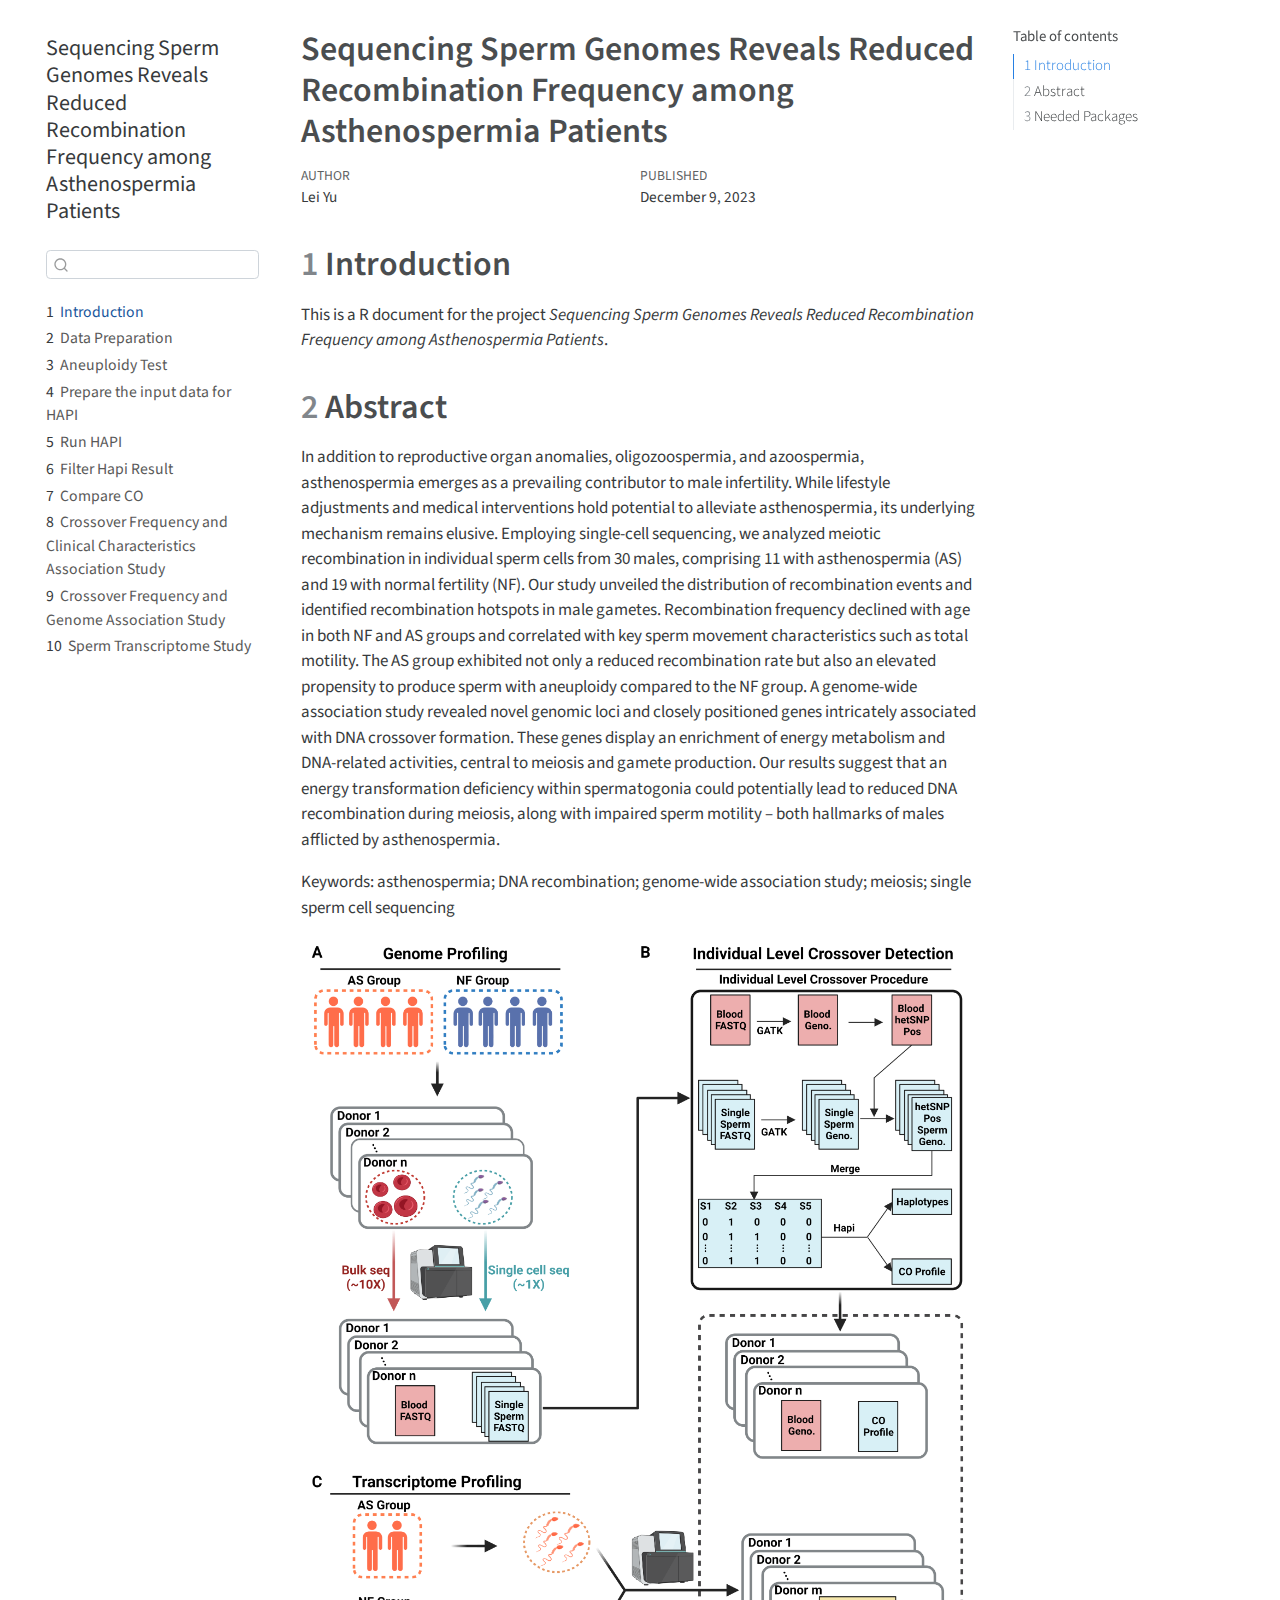
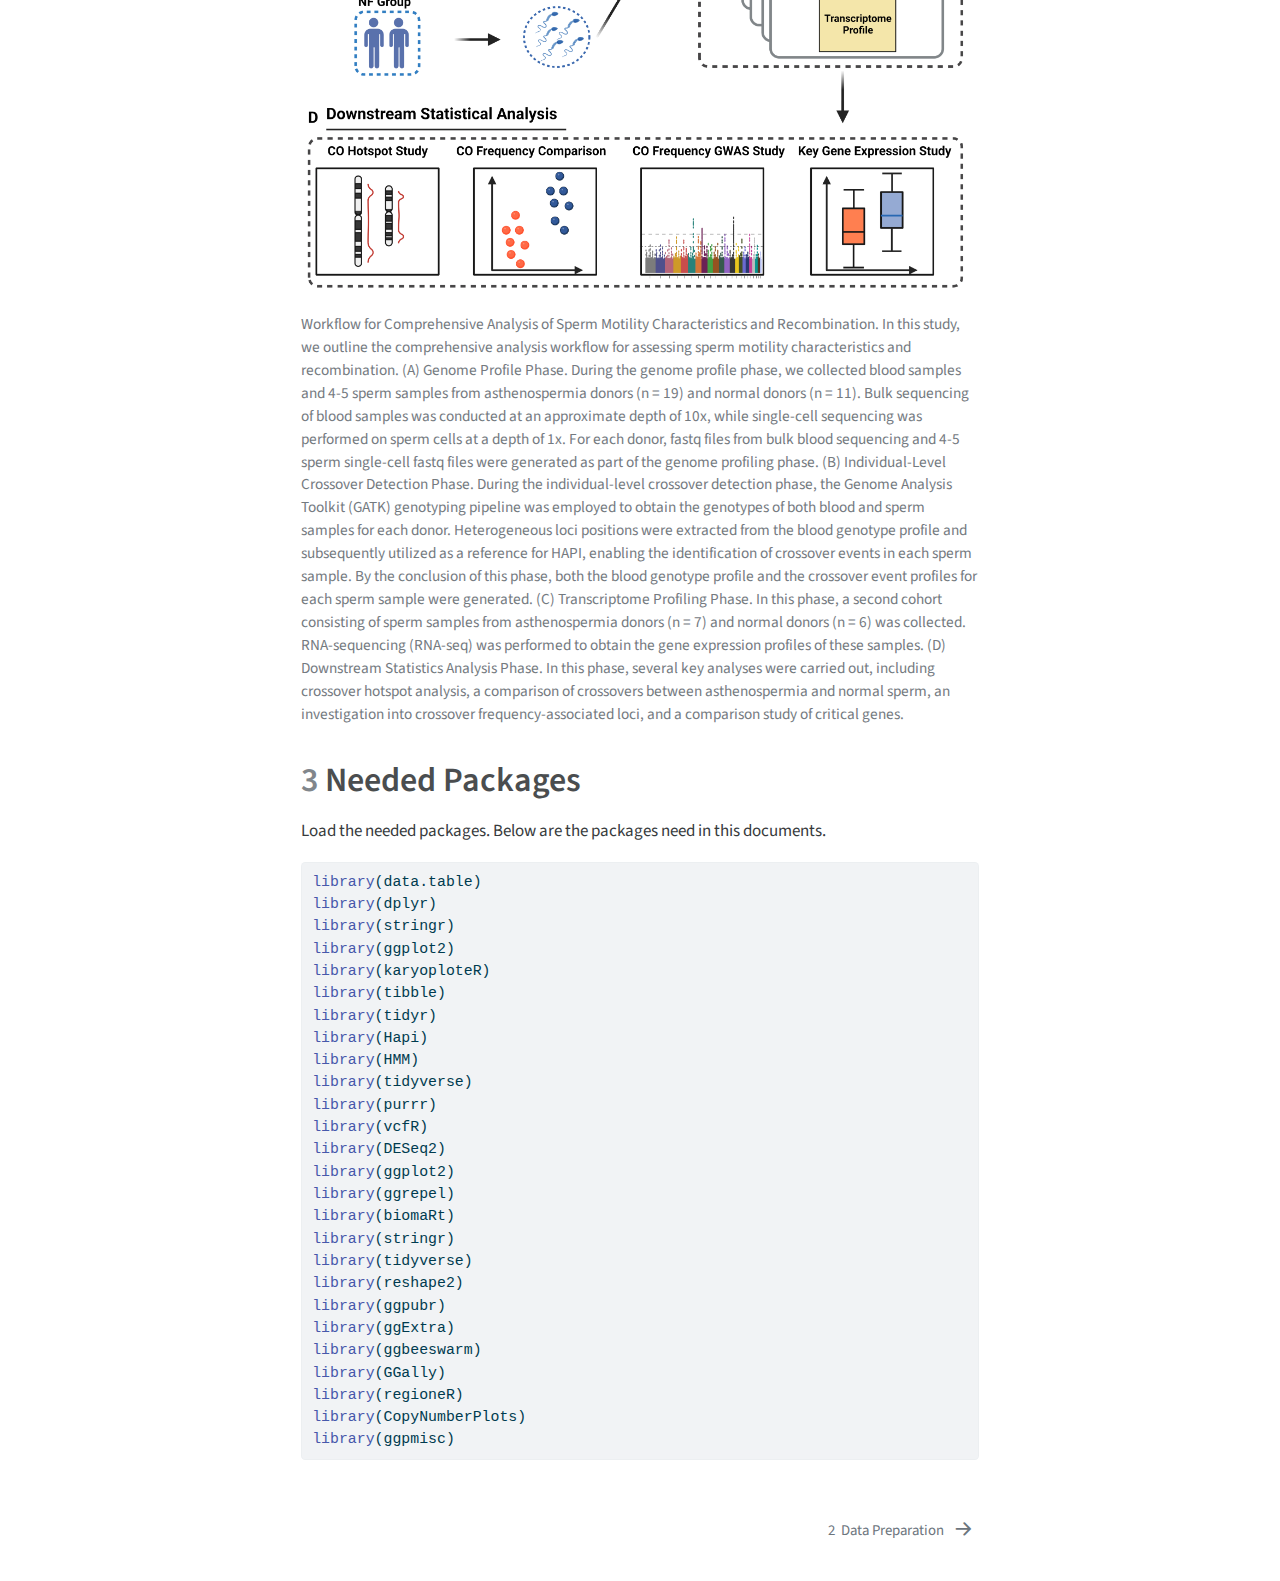
<file: _book/index.html>
<!DOCTYPE html>
<html xmlns="http://www.w3.org/1999/xhtml" lang="en" xml:lang="en"><head>

<meta charset="utf-8">
<meta name="generator" content="quarto-1.3.450">

<meta name="viewport" content="width=device-width, initial-scale=1.0, user-scalable=yes">

<meta name="author" content="Lei Yu">
<meta name="dcterms.date" content="2023-12-09">

<title>Sequencing Sperm Genomes Reveals Reduced Recombination Frequency among Asthenospermia Patients</title>
<style>
code{white-space: pre-wrap;}
span.smallcaps{font-variant: small-caps;}
div.columns{display: flex; gap: min(4vw, 1.5em);}
div.column{flex: auto; overflow-x: auto;}
div.hanging-indent{margin-left: 1.5em; text-indent: -1.5em;}
ul.task-list{list-style: none;}
ul.task-list li input[type="checkbox"] {
  width: 0.8em;
  margin: 0 0.8em 0.2em -1em; /* quarto-specific, see https://github.com/quarto-dev/quarto-cli/issues/4556 */ 
  vertical-align: middle;
}
/* CSS for syntax highlighting */
pre > code.sourceCode { white-space: pre; position: relative; }
pre > code.sourceCode > span { display: inline-block; line-height: 1.25; }
pre > code.sourceCode > span:empty { height: 1.2em; }
.sourceCode { overflow: visible; }
code.sourceCode > span { color: inherit; text-decoration: inherit; }
div.sourceCode { margin: 1em 0; }
pre.sourceCode { margin: 0; }
@media screen {
div.sourceCode { overflow: auto; }
}
@media print {
pre > code.sourceCode { white-space: pre-wrap; }
pre > code.sourceCode > span { text-indent: -5em; padding-left: 5em; }
}
pre.numberSource code
  { counter-reset: source-line 0; }
pre.numberSource code > span
  { position: relative; left: -4em; counter-increment: source-line; }
pre.numberSource code > span > a:first-child::before
  { content: counter(source-line);
    position: relative; left: -1em; text-align: right; vertical-align: baseline;
    border: none; display: inline-block;
    -webkit-touch-callout: none; -webkit-user-select: none;
    -khtml-user-select: none; -moz-user-select: none;
    -ms-user-select: none; user-select: none;
    padding: 0 4px; width: 4em;
  }
pre.numberSource { margin-left: 3em;  padding-left: 4px; }
div.sourceCode
  {   }
@media screen {
pre > code.sourceCode > span > a:first-child::before { text-decoration: underline; }
}
</style>


<script src="site_libs/quarto-nav/quarto-nav.js"></script>
<script src="site_libs/quarto-nav/headroom.min.js"></script>
<script src="site_libs/clipboard/clipboard.min.js"></script>
<script src="site_libs/quarto-search/autocomplete.umd.js"></script>
<script src="site_libs/quarto-search/fuse.min.js"></script>
<script src="site_libs/quarto-search/quarto-search.js"></script>
<meta name="quarto:offset" content="./">
<link href="./section_1_data_process.html" rel="next">
<script src="site_libs/quarto-html/quarto.js"></script>
<script src="site_libs/quarto-html/popper.min.js"></script>
<script src="site_libs/quarto-html/tippy.umd.min.js"></script>
<script src="site_libs/quarto-html/anchor.min.js"></script>
<link href="site_libs/quarto-html/tippy.css" rel="stylesheet">
<link href="site_libs/quarto-html/quarto-syntax-highlighting.css" rel="stylesheet" id="quarto-text-highlighting-styles">
<script src="site_libs/bootstrap/bootstrap.min.js"></script>
<link href="site_libs/bootstrap/bootstrap-icons.css" rel="stylesheet">
<link href="site_libs/bootstrap/bootstrap.min.css" rel="stylesheet" id="quarto-bootstrap" data-mode="light">
<script id="quarto-search-options" type="application/json">{
  "location": "sidebar",
  "copy-button": false,
  "collapse-after": 3,
  "panel-placement": "start",
  "type": "textbox",
  "limit": 20,
  "language": {
    "search-no-results-text": "No results",
    "search-matching-documents-text": "matching documents",
    "search-copy-link-title": "Copy link to search",
    "search-hide-matches-text": "Hide additional matches",
    "search-more-match-text": "more match in this document",
    "search-more-matches-text": "more matches in this document",
    "search-clear-button-title": "Clear",
    "search-detached-cancel-button-title": "Cancel",
    "search-submit-button-title": "Submit",
    "search-label": "Search"
  }
}</script>


</head>

<body class="nav-sidebar floating">

<div id="quarto-search-results"></div>
  <header id="quarto-header" class="headroom fixed-top">
  <nav class="quarto-secondary-nav">
    <div class="container-fluid d-flex">
      <button type="button" class="quarto-btn-toggle btn" data-bs-toggle="collapse" data-bs-target="#quarto-sidebar,#quarto-sidebar-glass" aria-controls="quarto-sidebar" aria-expanded="false" aria-label="Toggle sidebar navigation" onclick="if (window.quartoToggleHeadroom) { window.quartoToggleHeadroom(); }">
        <i class="bi bi-layout-text-sidebar-reverse"></i>
      </button>
      <nav class="quarto-page-breadcrumbs" aria-label="breadcrumb"><ol class="breadcrumb"><li class="breadcrumb-item"><a href="./index.html"><span class="chapter-number">1</span>&nbsp; <span class="chapter-title">Introduction</span></a></li></ol></nav>
      <a class="flex-grow-1" role="button" data-bs-toggle="collapse" data-bs-target="#quarto-sidebar,#quarto-sidebar-glass" aria-controls="quarto-sidebar" aria-expanded="false" aria-label="Toggle sidebar navigation" onclick="if (window.quartoToggleHeadroom) { window.quartoToggleHeadroom(); }">      
      </a>
      <button type="button" class="btn quarto-search-button" aria-label="" onclick="window.quartoOpenSearch();">
        <i class="bi bi-search"></i>
      </button>
    </div>
  </nav>
</header>
<!-- content -->
<div id="quarto-content" class="quarto-container page-columns page-rows-contents page-layout-article">
<!-- sidebar -->
  <nav id="quarto-sidebar" class="sidebar collapse collapse-horizontal sidebar-navigation floating overflow-auto">
    <div class="pt-lg-2 mt-2 text-left sidebar-header">
    <div class="sidebar-title mb-0 py-0">
      <a href="./">Sequencing Sperm Genomes Reveals Reduced Recombination Frequency among Asthenospermia Patients</a> 
    </div>
      </div>
        <div class="mt-2 flex-shrink-0 align-items-center">
        <div class="sidebar-search">
        <div id="quarto-search" class="" title="Search"></div>
        </div>
        </div>
    <div class="sidebar-menu-container"> 
    <ul class="list-unstyled mt-1">
        <li class="sidebar-item">
  <div class="sidebar-item-container"> 
  <a href="./index.html" class="sidebar-item-text sidebar-link active">
 <span class="menu-text"><span class="chapter-number">1</span>&nbsp; <span class="chapter-title">Introduction</span></span></a>
  </div>
</li>
        <li class="sidebar-item">
  <div class="sidebar-item-container"> 
  <a href="./section_1_data_process.html" class="sidebar-item-text sidebar-link">
 <span class="menu-text"><span class="chapter-number">2</span>&nbsp; <span class="chapter-title">Data Preparation</span></span></a>
  </div>
</li>
        <li class="sidebar-item">
  <div class="sidebar-item-container"> 
  <a href="./section_2_aneuploidy_test.html" class="sidebar-item-text sidebar-link">
 <span class="menu-text"><span class="chapter-number">3</span>&nbsp; <span class="chapter-title">Aneuploidy Test</span></span></a>
  </div>
</li>
        <li class="sidebar-item">
  <div class="sidebar-item-container"> 
  <a href="./section_3_prepare_data_for_Hapi.html" class="sidebar-item-text sidebar-link">
 <span class="menu-text"><span class="chapter-number">4</span>&nbsp; <span class="chapter-title">Prepare the input data for HAPI</span></span></a>
  </div>
</li>
        <li class="sidebar-item">
  <div class="sidebar-item-container"> 
  <a href="./section_4_run_Hapi.html" class="sidebar-item-text sidebar-link">
 <span class="menu-text"><span class="chapter-number">5</span>&nbsp; <span class="chapter-title">Run HAPI</span></span></a>
  </div>
</li>
        <li class="sidebar-item">
  <div class="sidebar-item-container"> 
  <a href="./section_5_filter_HAPI_output.html" class="sidebar-item-text sidebar-link">
 <span class="menu-text"><span class="chapter-number">6</span>&nbsp; <span class="chapter-title">Filter Hapi Result</span></span></a>
  </div>
</li>
        <li class="sidebar-item">
  <div class="sidebar-item-container"> 
  <a href="./section_6_compare_CO.html" class="sidebar-item-text sidebar-link">
 <span class="menu-text"><span class="chapter-number">7</span>&nbsp; <span class="chapter-title">Compare CO</span></span></a>
  </div>
</li>
        <li class="sidebar-item">
  <div class="sidebar-item-container"> 
  <a href="./section_7_CO_and_clinical_outcome_association_study.html" class="sidebar-item-text sidebar-link">
 <span class="menu-text"><span class="chapter-number">8</span>&nbsp; <span class="chapter-title">Crossover Frequency and Clinical Characteristics Association Study</span></span></a>
  </div>
</li>
        <li class="sidebar-item">
  <div class="sidebar-item-container"> 
  <a href="./section_8_CO_whole_genome_association_study.html" class="sidebar-item-text sidebar-link">
 <span class="menu-text"><span class="chapter-number">9</span>&nbsp; <span class="chapter-title">Crossover Frequency and Genome Association Study</span></span></a>
  </div>
</li>
        <li class="sidebar-item">
  <div class="sidebar-item-container"> 
  <a href="./section_9_transcriptome.html" class="sidebar-item-text sidebar-link">
 <span class="menu-text"><span class="chapter-number">10</span>&nbsp; <span class="chapter-title">Sperm Transcriptome Study</span></span></a>
  </div>
</li>
    </ul>
    </div>
</nav>
<div id="quarto-sidebar-glass" data-bs-toggle="collapse" data-bs-target="#quarto-sidebar,#quarto-sidebar-glass"></div>
<!-- margin-sidebar -->
    <div id="quarto-margin-sidebar" class="sidebar margin-sidebar">
        <nav id="TOC" role="doc-toc" class="toc-active">
    <h2 id="toc-title">Table of contents</h2>
   
  <ul>
  <li><a href="#introduction" id="toc-introduction" class="nav-link active" data-scroll-target="#introduction"><span class="header-section-number">1</span> Introduction</a></li>
  <li><a href="#abstract" id="toc-abstract" class="nav-link" data-scroll-target="#abstract"><span class="header-section-number">2</span> Abstract</a></li>
  <li><a href="#needed-packages" id="toc-needed-packages" class="nav-link" data-scroll-target="#needed-packages"><span class="header-section-number">3</span> Needed Packages</a></li>
  </ul>
</nav>
    </div>
<!-- main -->
<main class="content" id="quarto-document-content">

<header id="title-block-header" class="quarto-title-block default">
<div class="quarto-title">
<h1 class="title">Sequencing Sperm Genomes Reveals Reduced Recombination Frequency among Asthenospermia Patients</h1>
</div>



<div class="quarto-title-meta">

    <div>
    <div class="quarto-title-meta-heading">Author</div>
    <div class="quarto-title-meta-contents">
             <p>Lei Yu </p>
          </div>
  </div>
    
    <div>
    <div class="quarto-title-meta-heading">Published</div>
    <div class="quarto-title-meta-contents">
      <p class="date">December 9, 2023</p>
    </div>
  </div>
  
    
  </div>
  

</header>

<section id="introduction" class="level1" data-number="1">
<h1 data-number="1"><span class="header-section-number">1</span> Introduction</h1>
<p>This is a R document for the project <em>Sequencing Sperm Genomes Reveals Reduced Recombination Frequency among Asthenospermia Patients</em>.</p>
</section>
<section id="abstract" class="level1" data-number="2">
<h1 data-number="2"><span class="header-section-number">2</span> Abstract</h1>
<p>In addition to reproductive organ anomalies, oligozoospermia, and azoospermia, asthenospermia emerges as a prevailing contributor to male infertility. While lifestyle adjustments and medical interventions hold potential to alleviate asthenospermia, its underlying mechanism remains elusive. Employing single-cell sequencing, we analyzed meiotic recombination in individual sperm cells from 30 males, comprising 11 with asthenospermia (AS) and 19 with normal fertility (NF). Our study unveiled the distribution of recombination events and identified recombination hotspots in male gametes. Recombination frequency declined with age in both NF and AS groups and correlated with key sperm movement characteristics such as total motility. The AS group exhibited not only a reduced recombination rate but also an elevated propensity to produce sperm with aneuploidy compared to the NF group. A genome-wide association study revealed novel genomic loci and closely positioned genes intricately associated with DNA crossover formation. These genes display an enrichment of energy metabolism and DNA-related activities, central to meiosis and gamete production. Our results suggest that an energy transformation deficiency within spermatogonia could potentially lead to reduced DNA recombination during meiosis, along with impaired sperm motility – both hallmarks of males afflicted by asthenospermia.</p>
<p>Keywords: asthenospermia; DNA recombination; genome-wide association study; meiosis; single sperm cell sequencing</p>
<div class="quarto-figure quarto-figure-center">
<figure class="figure">
<p><img src="Figures/s1.png" class="img-fluid figure-img"></p>
<figcaption class="figure-caption">Workflow for Comprehensive Analysis of Sperm Motility Characteristics and Recombination. In this study, we outline the comprehensive analysis workflow for assessing sperm motility characteristics and recombination. (A) Genome Profile Phase. During the genome profile phase, we collected blood samples and 4-5 sperm samples from asthenospermia donors (n = 19) and normal donors (n = 11). Bulk sequencing of blood samples was conducted at an approximate depth of 10x, while single-cell sequencing was performed on sperm cells at a depth of 1x. For each donor, fastq files from bulk blood sequencing and 4-5 sperm single-cell fastq files were generated as part of the genome profiling phase. (B) Individual-Level Crossover Detection Phase. During the individual-level crossover detection phase, the Genome Analysis Toolkit (GATK) genotyping pipeline was employed to obtain the genotypes of both blood and sperm samples for each donor. Heterogeneous loci positions were extracted from the blood genotype profile and subsequently utilized as a reference for HAPI, enabling the identification of crossover events in each sperm sample. By the conclusion of this phase, both the blood genotype profile and the crossover event profiles for each sperm sample were generated. (C) Transcriptome Profiling Phase. In this phase, a second cohort consisting of sperm samples from asthenospermia donors (n = 7) and normal donors (n = 6) was collected. RNA-sequencing (RNA-seq) was performed to obtain the gene expression profiles of these samples. (D) Downstream Statistics Analysis Phase. In this phase, several key analyses were carried out, including crossover hotspot analysis, a comparison of crossovers between asthenospermia and normal sperm, an investigation into crossover frequency-associated loci, and a comparison study of critical genes.</figcaption>
</figure>
</div>
</section>
<section id="needed-packages" class="level1" data-number="3">
<h1 data-number="3"><span class="header-section-number">3</span> Needed Packages</h1>
<p>Load the needed packages. Below are the packages need in this documents.</p>
<div class="cell">
<div class="sourceCode cell-code" id="cb1"><pre class="sourceCode r RCode code-with-copy"><code class="sourceCode r"><span id="cb1-1"><a href="#cb1-1" aria-hidden="true" tabindex="-1"></a><span class="fu">library</span>(data.table)</span>
<span id="cb1-2"><a href="#cb1-2" aria-hidden="true" tabindex="-1"></a><span class="fu">library</span>(dplyr)</span>
<span id="cb1-3"><a href="#cb1-3" aria-hidden="true" tabindex="-1"></a><span class="fu">library</span>(stringr)</span>
<span id="cb1-4"><a href="#cb1-4" aria-hidden="true" tabindex="-1"></a><span class="fu">library</span>(ggplot2)</span>
<span id="cb1-5"><a href="#cb1-5" aria-hidden="true" tabindex="-1"></a><span class="fu">library</span>(karyoploteR)</span>
<span id="cb1-6"><a href="#cb1-6" aria-hidden="true" tabindex="-1"></a><span class="fu">library</span>(tibble)</span>
<span id="cb1-7"><a href="#cb1-7" aria-hidden="true" tabindex="-1"></a><span class="fu">library</span>(tidyr)</span>
<span id="cb1-8"><a href="#cb1-8" aria-hidden="true" tabindex="-1"></a><span class="fu">library</span>(Hapi)</span>
<span id="cb1-9"><a href="#cb1-9" aria-hidden="true" tabindex="-1"></a><span class="fu">library</span>(HMM)</span>
<span id="cb1-10"><a href="#cb1-10" aria-hidden="true" tabindex="-1"></a><span class="fu">library</span>(tidyverse)</span>
<span id="cb1-11"><a href="#cb1-11" aria-hidden="true" tabindex="-1"></a><span class="fu">library</span>(purrr)</span>
<span id="cb1-12"><a href="#cb1-12" aria-hidden="true" tabindex="-1"></a><span class="fu">library</span>(vcfR)</span>
<span id="cb1-13"><a href="#cb1-13" aria-hidden="true" tabindex="-1"></a><span class="fu">library</span>(DESeq2)</span>
<span id="cb1-14"><a href="#cb1-14" aria-hidden="true" tabindex="-1"></a><span class="fu">library</span>(ggplot2)</span>
<span id="cb1-15"><a href="#cb1-15" aria-hidden="true" tabindex="-1"></a><span class="fu">library</span>(ggrepel)</span>
<span id="cb1-16"><a href="#cb1-16" aria-hidden="true" tabindex="-1"></a><span class="fu">library</span>(biomaRt)</span>
<span id="cb1-17"><a href="#cb1-17" aria-hidden="true" tabindex="-1"></a><span class="fu">library</span>(stringr)</span>
<span id="cb1-18"><a href="#cb1-18" aria-hidden="true" tabindex="-1"></a><span class="fu">library</span>(tidyverse)</span>
<span id="cb1-19"><a href="#cb1-19" aria-hidden="true" tabindex="-1"></a><span class="fu">library</span>(reshape2)</span>
<span id="cb1-20"><a href="#cb1-20" aria-hidden="true" tabindex="-1"></a><span class="fu">library</span>(ggpubr)</span>
<span id="cb1-21"><a href="#cb1-21" aria-hidden="true" tabindex="-1"></a><span class="fu">library</span>(ggExtra)</span>
<span id="cb1-22"><a href="#cb1-22" aria-hidden="true" tabindex="-1"></a><span class="fu">library</span>(ggbeeswarm)</span>
<span id="cb1-23"><a href="#cb1-23" aria-hidden="true" tabindex="-1"></a><span class="fu">library</span>(GGally)</span>
<span id="cb1-24"><a href="#cb1-24" aria-hidden="true" tabindex="-1"></a><span class="fu">library</span>(regioneR)</span>
<span id="cb1-25"><a href="#cb1-25" aria-hidden="true" tabindex="-1"></a><span class="fu">library</span>(CopyNumberPlots)</span>
<span id="cb1-26"><a href="#cb1-26" aria-hidden="true" tabindex="-1"></a><span class="fu">library</span>(ggpmisc)</span></code><button title="Copy to Clipboard" class="code-copy-button"><i class="bi"></i></button></pre></div>
</div>


</section>

</main> <!-- /main -->
<script id="quarto-html-after-body" type="application/javascript">
window.document.addEventListener("DOMContentLoaded", function (event) {
  const toggleBodyColorMode = (bsSheetEl) => {
    const mode = bsSheetEl.getAttribute("data-mode");
    const bodyEl = window.document.querySelector("body");
    if (mode === "dark") {
      bodyEl.classList.add("quarto-dark");
      bodyEl.classList.remove("quarto-light");
    } else {
      bodyEl.classList.add("quarto-light");
      bodyEl.classList.remove("quarto-dark");
    }
  }
  const toggleBodyColorPrimary = () => {
    const bsSheetEl = window.document.querySelector("link#quarto-bootstrap");
    if (bsSheetEl) {
      toggleBodyColorMode(bsSheetEl);
    }
  }
  toggleBodyColorPrimary();  
  const icon = "";
  const anchorJS = new window.AnchorJS();
  anchorJS.options = {
    placement: 'right',
    icon: icon
  };
  anchorJS.add('.anchored');
  const isCodeAnnotation = (el) => {
    for (const clz of el.classList) {
      if (clz.startsWith('code-annotation-')) {                     
        return true;
      }
    }
    return false;
  }
  const clipboard = new window.ClipboardJS('.code-copy-button', {
    text: function(trigger) {
      const codeEl = trigger.previousElementSibling.cloneNode(true);
      for (const childEl of codeEl.children) {
        if (isCodeAnnotation(childEl)) {
          childEl.remove();
        }
      }
      return codeEl.innerText;
    }
  });
  clipboard.on('success', function(e) {
    // button target
    const button = e.trigger;
    // don't keep focus
    button.blur();
    // flash "checked"
    button.classList.add('code-copy-button-checked');
    var currentTitle = button.getAttribute("title");
    button.setAttribute("title", "Copied!");
    let tooltip;
    if (window.bootstrap) {
      button.setAttribute("data-bs-toggle", "tooltip");
      button.setAttribute("data-bs-placement", "left");
      button.setAttribute("data-bs-title", "Copied!");
      tooltip = new bootstrap.Tooltip(button, 
        { trigger: "manual", 
          customClass: "code-copy-button-tooltip",
          offset: [0, -8]});
      tooltip.show();    
    }
    setTimeout(function() {
      if (tooltip) {
        tooltip.hide();
        button.removeAttribute("data-bs-title");
        button.removeAttribute("data-bs-toggle");
        button.removeAttribute("data-bs-placement");
      }
      button.setAttribute("title", currentTitle);
      button.classList.remove('code-copy-button-checked');
    }, 1000);
    // clear code selection
    e.clearSelection();
  });
  function tippyHover(el, contentFn) {
    const config = {
      allowHTML: true,
      content: contentFn,
      maxWidth: 500,
      delay: 100,
      arrow: false,
      appendTo: function(el) {
          return el.parentElement;
      },
      interactive: true,
      interactiveBorder: 10,
      theme: 'quarto',
      placement: 'bottom-start'
    };
    window.tippy(el, config); 
  }
  const noterefs = window.document.querySelectorAll('a[role="doc-noteref"]');
  for (var i=0; i<noterefs.length; i++) {
    const ref = noterefs[i];
    tippyHover(ref, function() {
      // use id or data attribute instead here
      let href = ref.getAttribute('data-footnote-href') || ref.getAttribute('href');
      try { href = new URL(href).hash; } catch {}
      const id = href.replace(/^#\/?/, "");
      const note = window.document.getElementById(id);
      return note.innerHTML;
    });
  }
      let selectedAnnoteEl;
      const selectorForAnnotation = ( cell, annotation) => {
        let cellAttr = 'data-code-cell="' + cell + '"';
        let lineAttr = 'data-code-annotation="' +  annotation + '"';
        const selector = 'span[' + cellAttr + '][' + lineAttr + ']';
        return selector;
      }
      const selectCodeLines = (annoteEl) => {
        const doc = window.document;
        const targetCell = annoteEl.getAttribute("data-target-cell");
        const targetAnnotation = annoteEl.getAttribute("data-target-annotation");
        const annoteSpan = window.document.querySelector(selectorForAnnotation(targetCell, targetAnnotation));
        const lines = annoteSpan.getAttribute("data-code-lines").split(",");
        const lineIds = lines.map((line) => {
          return targetCell + "-" + line;
        })
        let top = null;
        let height = null;
        let parent = null;
        if (lineIds.length > 0) {
            //compute the position of the single el (top and bottom and make a div)
            const el = window.document.getElementById(lineIds[0]);
            top = el.offsetTop;
            height = el.offsetHeight;
            parent = el.parentElement.parentElement;
          if (lineIds.length > 1) {
            const lastEl = window.document.getElementById(lineIds[lineIds.length - 1]);
            const bottom = lastEl.offsetTop + lastEl.offsetHeight;
            height = bottom - top;
          }
          if (top !== null && height !== null && parent !== null) {
            // cook up a div (if necessary) and position it 
            let div = window.document.getElementById("code-annotation-line-highlight");
            if (div === null) {
              div = window.document.createElement("div");
              div.setAttribute("id", "code-annotation-line-highlight");
              div.style.position = 'absolute';
              parent.appendChild(div);
            }
            div.style.top = top - 2 + "px";
            div.style.height = height + 4 + "px";
            let gutterDiv = window.document.getElementById("code-annotation-line-highlight-gutter");
            if (gutterDiv === null) {
              gutterDiv = window.document.createElement("div");
              gutterDiv.setAttribute("id", "code-annotation-line-highlight-gutter");
              gutterDiv.style.position = 'absolute';
              const codeCell = window.document.getElementById(targetCell);
              const gutter = codeCell.querySelector('.code-annotation-gutter');
              gutter.appendChild(gutterDiv);
            }
            gutterDiv.style.top = top - 2 + "px";
            gutterDiv.style.height = height + 4 + "px";
          }
          selectedAnnoteEl = annoteEl;
        }
      };
      const unselectCodeLines = () => {
        const elementsIds = ["code-annotation-line-highlight", "code-annotation-line-highlight-gutter"];
        elementsIds.forEach((elId) => {
          const div = window.document.getElementById(elId);
          if (div) {
            div.remove();
          }
        });
        selectedAnnoteEl = undefined;
      };
      // Attach click handler to the DT
      const annoteDls = window.document.querySelectorAll('dt[data-target-cell]');
      for (const annoteDlNode of annoteDls) {
        annoteDlNode.addEventListener('click', (event) => {
          const clickedEl = event.target;
          if (clickedEl !== selectedAnnoteEl) {
            unselectCodeLines();
            const activeEl = window.document.querySelector('dt[data-target-cell].code-annotation-active');
            if (activeEl) {
              activeEl.classList.remove('code-annotation-active');
            }
            selectCodeLines(clickedEl);
            clickedEl.classList.add('code-annotation-active');
          } else {
            // Unselect the line
            unselectCodeLines();
            clickedEl.classList.remove('code-annotation-active');
          }
        });
      }
  const findCites = (el) => {
    const parentEl = el.parentElement;
    if (parentEl) {
      const cites = parentEl.dataset.cites;
      if (cites) {
        return {
          el,
          cites: cites.split(' ')
        };
      } else {
        return findCites(el.parentElement)
      }
    } else {
      return undefined;
    }
  };
  var bibliorefs = window.document.querySelectorAll('a[role="doc-biblioref"]');
  for (var i=0; i<bibliorefs.length; i++) {
    const ref = bibliorefs[i];
    const citeInfo = findCites(ref);
    if (citeInfo) {
      tippyHover(citeInfo.el, function() {
        var popup = window.document.createElement('div');
        citeInfo.cites.forEach(function(cite) {
          var citeDiv = window.document.createElement('div');
          citeDiv.classList.add('hanging-indent');
          citeDiv.classList.add('csl-entry');
          var biblioDiv = window.document.getElementById('ref-' + cite);
          if (biblioDiv) {
            citeDiv.innerHTML = biblioDiv.innerHTML;
          }
          popup.appendChild(citeDiv);
        });
        return popup.innerHTML;
      });
    }
  }
});
</script>
<nav class="page-navigation">
  <div class="nav-page nav-page-previous">
  </div>
  <div class="nav-page nav-page-next">
      <a href="./section_1_data_process.html" class="pagination-link">
        <span class="nav-page-text"><span class="chapter-number">2</span>&nbsp; <span class="chapter-title">Data Preparation</span></span> <i class="bi bi-arrow-right-short"></i>
      </a>
  </div>
</nav>
</div> <!-- /content -->



</body></html>
</file>
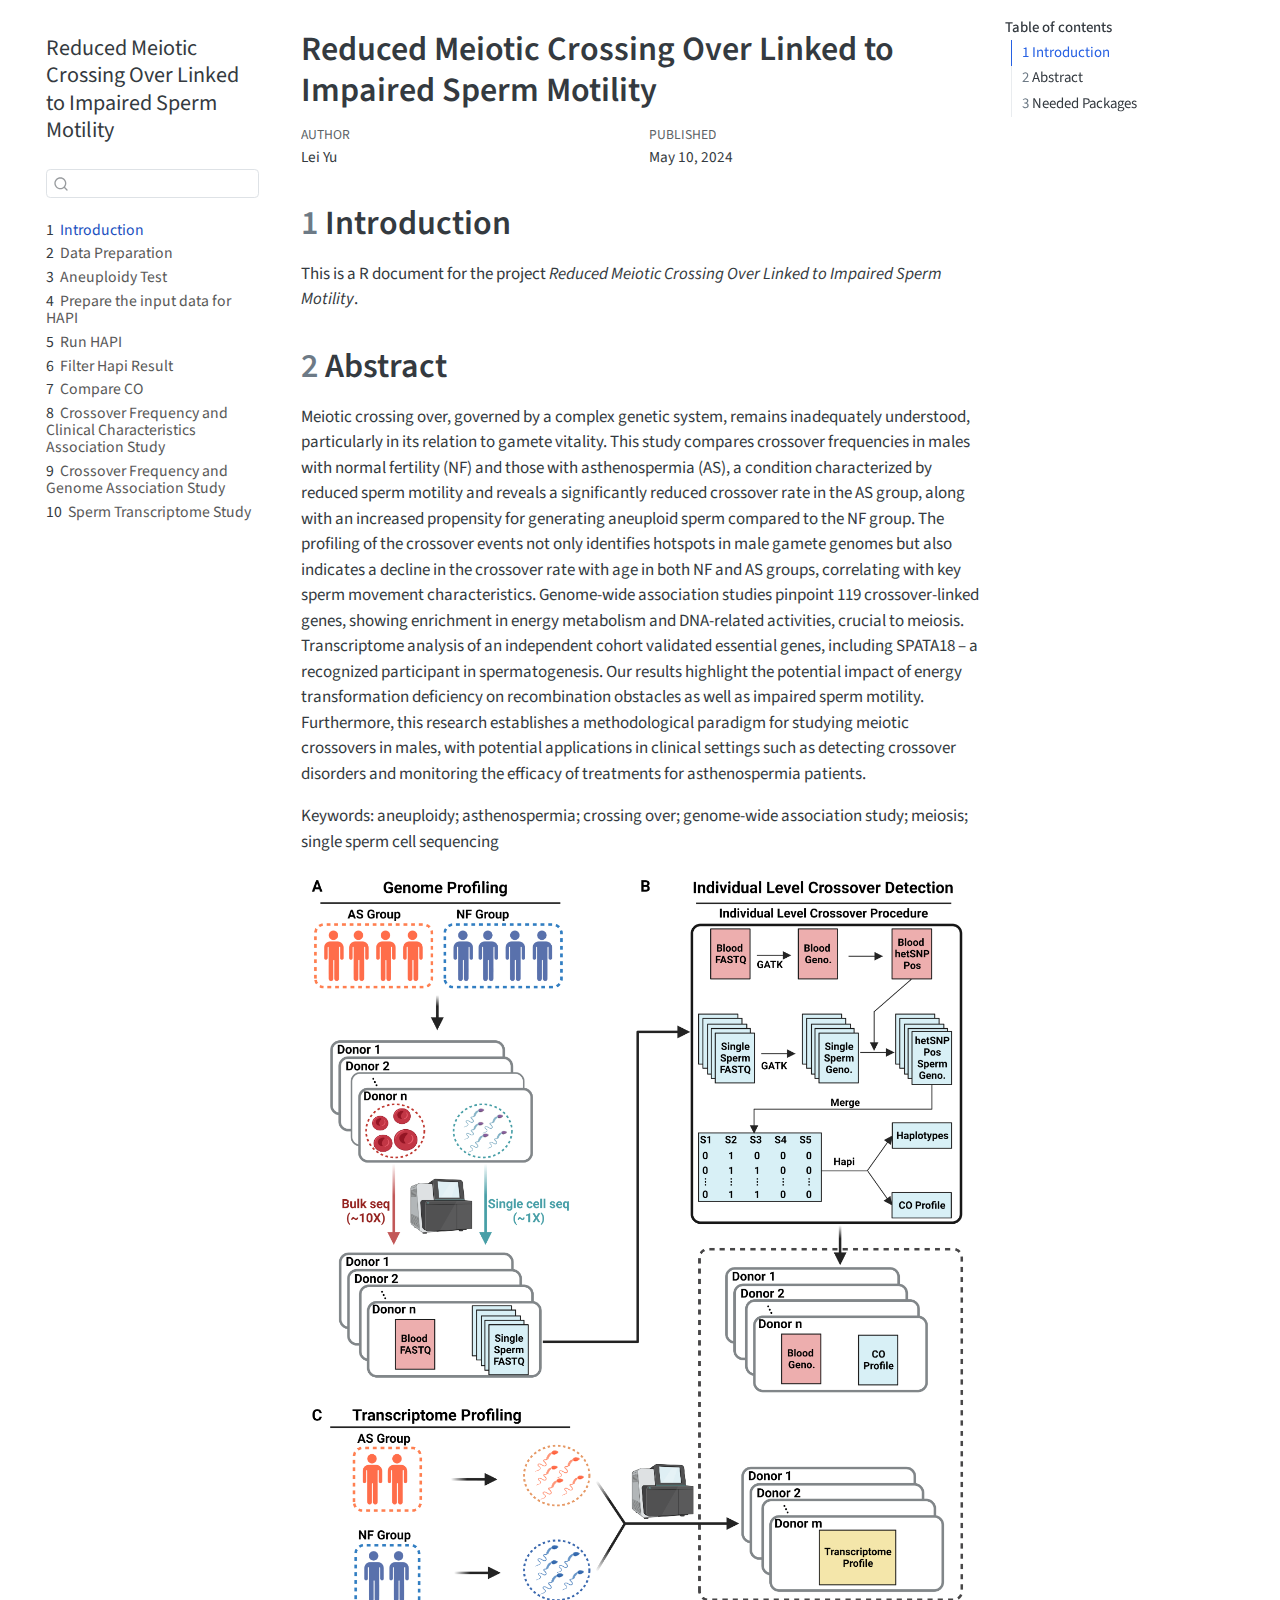
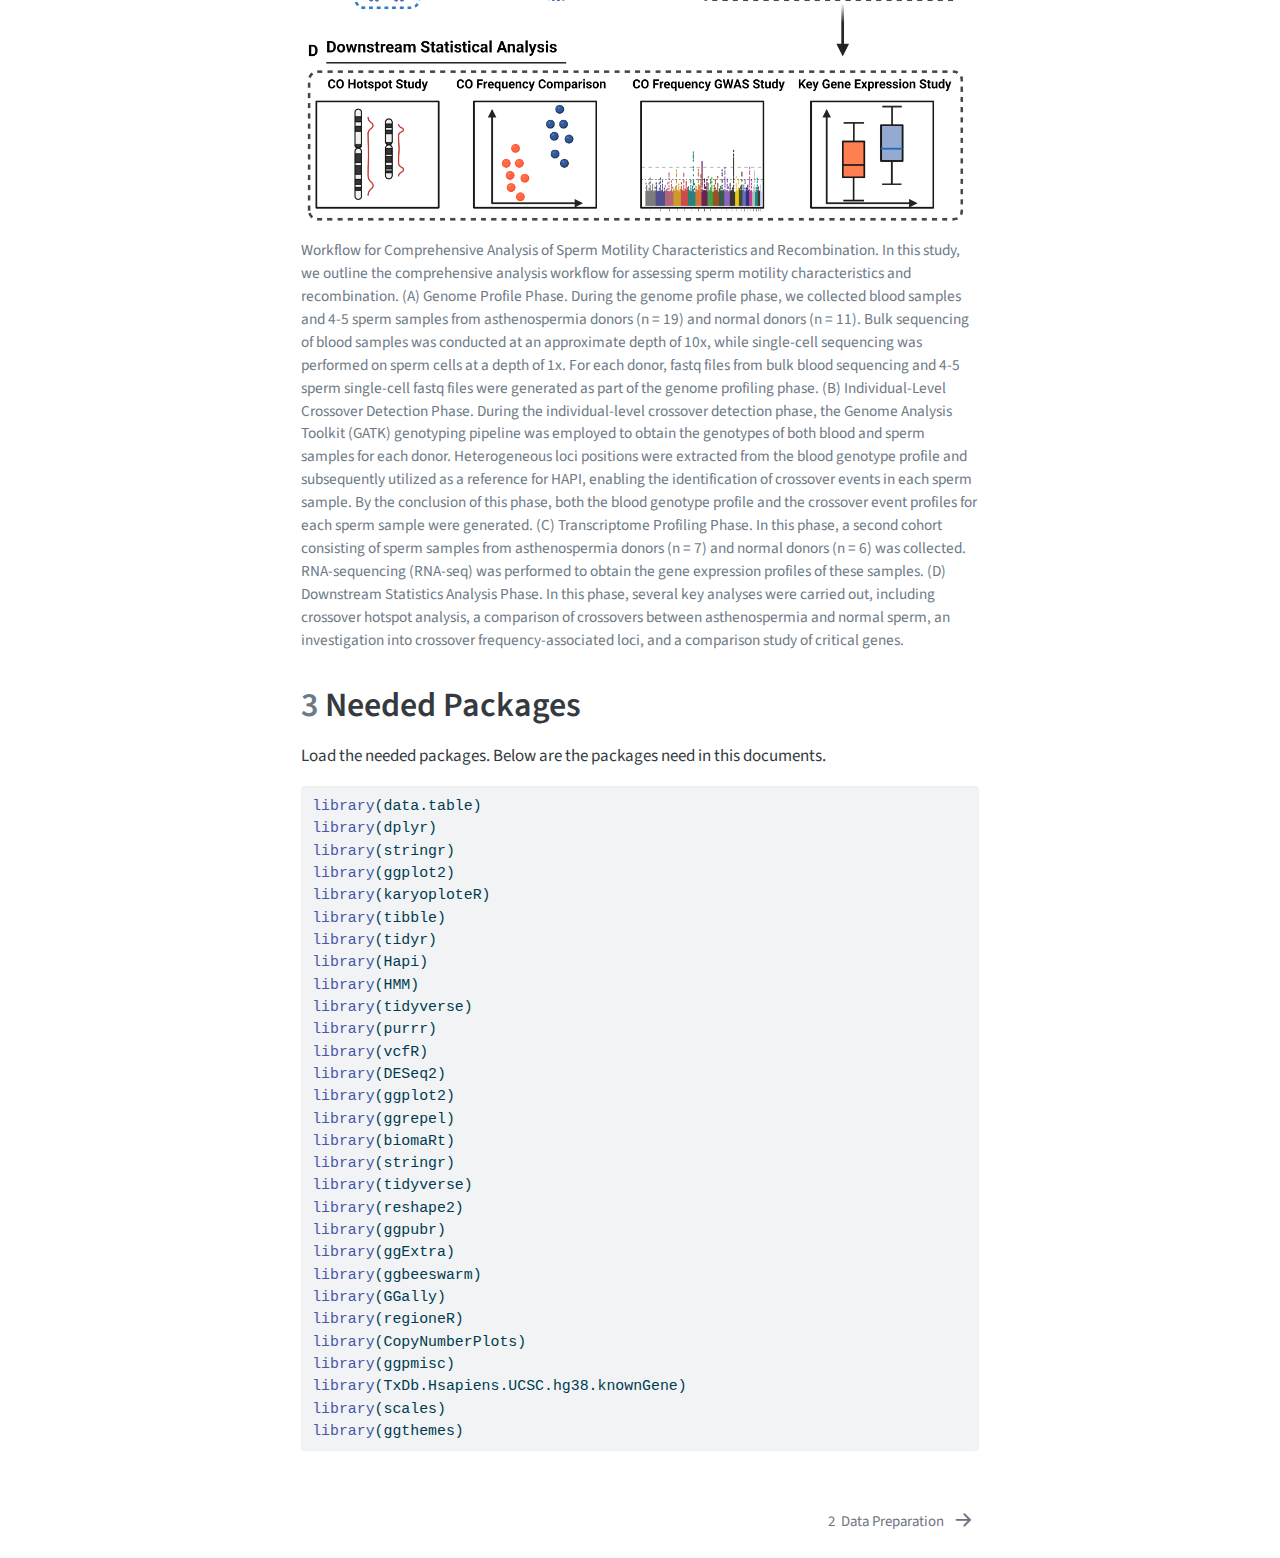
<file: docs/index.html>
<!DOCTYPE html>
<html xmlns="http://www.w3.org/1999/xhtml" lang="en" xml:lang="en"><head>

<meta charset="utf-8">
<meta name="generator" content="quarto-1.4.555">

<meta name="viewport" content="width=device-width, initial-scale=1.0, user-scalable=yes">

<meta name="author" content="Lei Yu">
<meta name="dcterms.date" content="2024-05-10">

<title>Reduced Meiotic Crossing Over Linked to Impaired Sperm Motility</title>
<style>
code{white-space: pre-wrap;}
span.smallcaps{font-variant: small-caps;}
div.columns{display: flex; gap: min(4vw, 1.5em);}
div.column{flex: auto; overflow-x: auto;}
div.hanging-indent{margin-left: 1.5em; text-indent: -1.5em;}
ul.task-list{list-style: none;}
ul.task-list li input[type="checkbox"] {
  width: 0.8em;
  margin: 0 0.8em 0.2em -1em; /* quarto-specific, see https://github.com/quarto-dev/quarto-cli/issues/4556 */ 
  vertical-align: middle;
}
/* CSS for syntax highlighting */
pre > code.sourceCode { white-space: pre; position: relative; }
pre > code.sourceCode > span { line-height: 1.25; }
pre > code.sourceCode > span:empty { height: 1.2em; }
.sourceCode { overflow: visible; }
code.sourceCode > span { color: inherit; text-decoration: inherit; }
div.sourceCode { margin: 1em 0; }
pre.sourceCode { margin: 0; }
@media screen {
div.sourceCode { overflow: auto; }
}
@media print {
pre > code.sourceCode { white-space: pre-wrap; }
pre > code.sourceCode > span { text-indent: -5em; padding-left: 5em; }
}
pre.numberSource code
  { counter-reset: source-line 0; }
pre.numberSource code > span
  { position: relative; left: -4em; counter-increment: source-line; }
pre.numberSource code > span > a:first-child::before
  { content: counter(source-line);
    position: relative; left: -1em; text-align: right; vertical-align: baseline;
    border: none; display: inline-block;
    -webkit-touch-callout: none; -webkit-user-select: none;
    -khtml-user-select: none; -moz-user-select: none;
    -ms-user-select: none; user-select: none;
    padding: 0 4px; width: 4em;
  }
pre.numberSource { margin-left: 3em;  padding-left: 4px; }
div.sourceCode
  {   }
@media screen {
pre > code.sourceCode > span > a:first-child::before { text-decoration: underline; }
}
</style>


<script src="site_libs/quarto-nav/quarto-nav.js"></script>
<script src="site_libs/quarto-nav/headroom.min.js"></script>
<script src="site_libs/clipboard/clipboard.min.js"></script>
<script src="site_libs/quarto-search/autocomplete.umd.js"></script>
<script src="site_libs/quarto-search/fuse.min.js"></script>
<script src="site_libs/quarto-search/quarto-search.js"></script>
<meta name="quarto:offset" content="./">
<link href="./section_1_data_process.html" rel="next">
<script src="site_libs/quarto-html/quarto.js"></script>
<script src="site_libs/quarto-html/popper.min.js"></script>
<script src="site_libs/quarto-html/tippy.umd.min.js"></script>
<script src="site_libs/quarto-html/anchor.min.js"></script>
<link href="site_libs/quarto-html/tippy.css" rel="stylesheet">
<link href="site_libs/quarto-html/quarto-syntax-highlighting.css" rel="stylesheet" id="quarto-text-highlighting-styles">
<script src="site_libs/bootstrap/bootstrap.min.js"></script>
<link href="site_libs/bootstrap/bootstrap-icons.css" rel="stylesheet">
<link href="site_libs/bootstrap/bootstrap.min.css" rel="stylesheet" id="quarto-bootstrap" data-mode="light">
<script id="quarto-search-options" type="application/json">{
  "location": "sidebar",
  "copy-button": false,
  "collapse-after": 3,
  "panel-placement": "start",
  "type": "textbox",
  "limit": 50,
  "keyboard-shortcut": [
    "f",
    "/",
    "s"
  ],
  "show-item-context": false,
  "language": {
    "search-no-results-text": "No results",
    "search-matching-documents-text": "matching documents",
    "search-copy-link-title": "Copy link to search",
    "search-hide-matches-text": "Hide additional matches",
    "search-more-match-text": "more match in this document",
    "search-more-matches-text": "more matches in this document",
    "search-clear-button-title": "Clear",
    "search-text-placeholder": "",
    "search-detached-cancel-button-title": "Cancel",
    "search-submit-button-title": "Submit",
    "search-label": "Search"
  }
}</script>


</head>

<body class="nav-sidebar floating">

<div id="quarto-search-results"></div>
  <header id="quarto-header" class="headroom fixed-top">
  <nav class="quarto-secondary-nav">
    <div class="container-fluid d-flex">
      <button type="button" class="quarto-btn-toggle btn" data-bs-toggle="collapse" data-bs-target=".quarto-sidebar-collapse-item" aria-controls="quarto-sidebar" aria-expanded="false" aria-label="Toggle sidebar navigation" onclick="if (window.quartoToggleHeadroom) { window.quartoToggleHeadroom(); }">
        <i class="bi bi-layout-text-sidebar-reverse"></i>
      </button>
        <nav class="quarto-page-breadcrumbs" aria-label="breadcrumb"><ol class="breadcrumb"><li class="breadcrumb-item"><a href="./index.html"><span class="chapter-number">1</span>&nbsp; <span class="chapter-title">Introduction</span></a></li></ol></nav>
        <a class="flex-grow-1" role="button" data-bs-toggle="collapse" data-bs-target=".quarto-sidebar-collapse-item" aria-controls="quarto-sidebar" aria-expanded="false" aria-label="Toggle sidebar navigation" onclick="if (window.quartoToggleHeadroom) { window.quartoToggleHeadroom(); }">      
        </a>
      <button type="button" class="btn quarto-search-button" aria-label="" onclick="window.quartoOpenSearch();">
        <i class="bi bi-search"></i>
      </button>
    </div>
  </nav>
</header>
<!-- content -->
<div id="quarto-content" class="quarto-container page-columns page-rows-contents page-layout-article">
<!-- sidebar -->
  <nav id="quarto-sidebar" class="sidebar collapse collapse-horizontal quarto-sidebar-collapse-item sidebar-navigation floating overflow-auto">
    <div class="pt-lg-2 mt-2 text-left sidebar-header">
    <div class="sidebar-title mb-0 py-0">
      <a href="./">Reduced Meiotic Crossing Over Linked to Impaired Sperm Motility</a> 
    </div>
      </div>
        <div class="mt-2 flex-shrink-0 align-items-center">
        <div class="sidebar-search">
        <div id="quarto-search" class="" title="Search"></div>
        </div>
        </div>
    <div class="sidebar-menu-container"> 
    <ul class="list-unstyled mt-1">
        <li class="sidebar-item">
  <div class="sidebar-item-container"> 
  <a href="./index.html" class="sidebar-item-text sidebar-link active">
 <span class="menu-text"><span class="chapter-number">1</span>&nbsp; <span class="chapter-title">Introduction</span></span></a>
  </div>
</li>
        <li class="sidebar-item">
  <div class="sidebar-item-container"> 
  <a href="./section_1_data_process.html" class="sidebar-item-text sidebar-link">
 <span class="menu-text"><span class="chapter-number">2</span>&nbsp; <span class="chapter-title">Data Preparation</span></span></a>
  </div>
</li>
        <li class="sidebar-item">
  <div class="sidebar-item-container"> 
  <a href="./section_2_aneuploidy_test.html" class="sidebar-item-text sidebar-link">
 <span class="menu-text"><span class="chapter-number">3</span>&nbsp; <span class="chapter-title">Aneuploidy Test</span></span></a>
  </div>
</li>
        <li class="sidebar-item">
  <div class="sidebar-item-container"> 
  <a href="./section_3_prepare_data_for_Hapi.html" class="sidebar-item-text sidebar-link">
 <span class="menu-text"><span class="chapter-number">4</span>&nbsp; <span class="chapter-title">Prepare the input data for HAPI</span></span></a>
  </div>
</li>
        <li class="sidebar-item">
  <div class="sidebar-item-container"> 
  <a href="./section_4_run_Hapi.html" class="sidebar-item-text sidebar-link">
 <span class="menu-text"><span class="chapter-number">5</span>&nbsp; <span class="chapter-title">Run HAPI</span></span></a>
  </div>
</li>
        <li class="sidebar-item">
  <div class="sidebar-item-container"> 
  <a href="./section_5_filter_HAPI_output.html" class="sidebar-item-text sidebar-link">
 <span class="menu-text"><span class="chapter-number">6</span>&nbsp; <span class="chapter-title">Filter Hapi Result</span></span></a>
  </div>
</li>
        <li class="sidebar-item">
  <div class="sidebar-item-container"> 
  <a href="./section_6_compare_CO.html" class="sidebar-item-text sidebar-link">
 <span class="menu-text"><span class="chapter-number">7</span>&nbsp; <span class="chapter-title">Compare CO</span></span></a>
  </div>
</li>
        <li class="sidebar-item">
  <div class="sidebar-item-container"> 
  <a href="./section_7_CO_and_clinical_outcome_association_study.html" class="sidebar-item-text sidebar-link">
 <span class="menu-text"><span class="chapter-number">8</span>&nbsp; <span class="chapter-title">Crossover Frequency and Clinical Characteristics Association Study</span></span></a>
  </div>
</li>
        <li class="sidebar-item">
  <div class="sidebar-item-container"> 
  <a href="./section_8_CO_whole_genome_association_study.html" class="sidebar-item-text sidebar-link">
 <span class="menu-text"><span class="chapter-number">9</span>&nbsp; <span class="chapter-title">Crossover Frequency and Genome Association Study</span></span></a>
  </div>
</li>
        <li class="sidebar-item">
  <div class="sidebar-item-container"> 
  <a href="./section_9_transcriptome.html" class="sidebar-item-text sidebar-link">
 <span class="menu-text"><span class="chapter-number">10</span>&nbsp; <span class="chapter-title">Sperm Transcriptome Study</span></span></a>
  </div>
</li>
    </ul>
    </div>
</nav>
<div id="quarto-sidebar-glass" class="quarto-sidebar-collapse-item" data-bs-toggle="collapse" data-bs-target=".quarto-sidebar-collapse-item"></div>
<!-- margin-sidebar -->
    <div id="quarto-margin-sidebar" class="sidebar margin-sidebar">
        <nav id="TOC" role="doc-toc" class="toc-active">
    <h2 id="toc-title">Table of contents</h2>
   
  <ul>
  <li><a href="#introduction" id="toc-introduction" class="nav-link active" data-scroll-target="#introduction"><span class="header-section-number">1</span> Introduction</a></li>
  <li><a href="#abstract" id="toc-abstract" class="nav-link" data-scroll-target="#abstract"><span class="header-section-number">2</span> Abstract</a></li>
  <li><a href="#needed-packages" id="toc-needed-packages" class="nav-link" data-scroll-target="#needed-packages"><span class="header-section-number">3</span> Needed Packages</a></li>
  </ul>
</nav>
    </div>
<!-- main -->
<main class="content" id="quarto-document-content">

<header id="title-block-header" class="quarto-title-block default">
<div class="quarto-title">
<h1 class="title">Reduced Meiotic Crossing Over Linked to Impaired Sperm Motility</h1>
</div>



<div class="quarto-title-meta">

    <div>
    <div class="quarto-title-meta-heading">Author</div>
    <div class="quarto-title-meta-contents">
             <p>Lei Yu </p>
          </div>
  </div>
    
    <div>
    <div class="quarto-title-meta-heading">Published</div>
    <div class="quarto-title-meta-contents">
      <p class="date">May 10, 2024</p>
    </div>
  </div>
  
    
  </div>
  


</header>


<section id="introduction" class="level1" data-number="1">
<h1 data-number="1"><span class="header-section-number">1</span> Introduction</h1>
<p>This is a R document for the project <em>Reduced Meiotic Crossing Over Linked to Impaired Sperm Motility</em>.</p>
</section>
<section id="abstract" class="level1" data-number="2">
<h1 data-number="2"><span class="header-section-number">2</span> Abstract</h1>
<p>Meiotic crossing over, governed by a complex genetic system, remains inadequately understood, particularly in its relation to gamete vitality. This study compares crossover frequencies in males with normal fertility (NF) and those with asthenospermia (AS), a condition characterized by reduced sperm motility and reveals a significantly reduced crossover rate in the AS group, along with an increased propensity for generating aneuploid sperm compared to the NF group. The profiling of the crossover events not only identifies hotspots in male gamete genomes but also indicates a decline in the crossover rate with age in both NF and AS groups, correlating with key sperm movement characteristics. Genome-wide association studies pinpoint 119 crossover-linked genes, showing enrichment in energy metabolism and DNA-related activities, crucial to meiosis. Transcriptome analysis of an independent cohort validated essential genes, including SPATA18 – a recognized participant in spermatogenesis. Our results highlight the potential impact of energy transformation deficiency on recombination obstacles as well as impaired sperm motility. Furthermore, this research establishes a methodological paradigm for studying meiotic crossovers in males, with potential applications in clinical settings such as detecting crossover disorders and monitoring the efficacy of treatments for asthenospermia patients.</p>
<p>Keywords: aneuploidy; asthenospermia; crossing over; genome-wide association study; meiosis; single sperm cell sequencing</p>
<div class="quarto-figure quarto-figure-center">
<figure class="figure">
<p><img src="Figures/s1.png" class="img-fluid figure-img"></p>
<figcaption>Workflow for Comprehensive Analysis of Sperm Motility Characteristics and Recombination. In this study, we outline the comprehensive analysis workflow for assessing sperm motility characteristics and recombination. (A) Genome Profile Phase. During the genome profile phase, we collected blood samples and 4-5 sperm samples from asthenospermia donors (n = 19) and normal donors (n = 11). Bulk sequencing of blood samples was conducted at an approximate depth of 10x, while single-cell sequencing was performed on sperm cells at a depth of 1x. For each donor, fastq files from bulk blood sequencing and 4-5 sperm single-cell fastq files were generated as part of the genome profiling phase. (B) Individual-Level Crossover Detection Phase. During the individual-level crossover detection phase, the Genome Analysis Toolkit (GATK) genotyping pipeline was employed to obtain the genotypes of both blood and sperm samples for each donor. Heterogeneous loci positions were extracted from the blood genotype profile and subsequently utilized as a reference for HAPI, enabling the identification of crossover events in each sperm sample. By the conclusion of this phase, both the blood genotype profile and the crossover event profiles for each sperm sample were generated. (C) Transcriptome Profiling Phase. In this phase, a second cohort consisting of sperm samples from asthenospermia donors (n = 7) and normal donors (n = 6) was collected. RNA-sequencing (RNA-seq) was performed to obtain the gene expression profiles of these samples. (D) Downstream Statistics Analysis Phase. In this phase, several key analyses were carried out, including crossover hotspot analysis, a comparison of crossovers between asthenospermia and normal sperm, an investigation into crossover frequency-associated loci, and a comparison study of critical genes.</figcaption>
</figure>
</div>
</section>
<section id="needed-packages" class="level1" data-number="3">
<h1 data-number="3"><span class="header-section-number">3</span> Needed Packages</h1>
<p>Load the needed packages. Below are the packages need in this documents.</p>
<div class="cell">
<div class="sourceCode cell-code" id="cb1"><pre class="sourceCode r RCode code-with-copy"><code class="sourceCode r"><span id="cb1-1"><a href="#cb1-1" aria-hidden="true" tabindex="-1"></a><span class="fu">library</span>(data.table)</span>
<span id="cb1-2"><a href="#cb1-2" aria-hidden="true" tabindex="-1"></a><span class="fu">library</span>(dplyr)</span>
<span id="cb1-3"><a href="#cb1-3" aria-hidden="true" tabindex="-1"></a><span class="fu">library</span>(stringr)</span>
<span id="cb1-4"><a href="#cb1-4" aria-hidden="true" tabindex="-1"></a><span class="fu">library</span>(ggplot2)</span>
<span id="cb1-5"><a href="#cb1-5" aria-hidden="true" tabindex="-1"></a><span class="fu">library</span>(karyoploteR)</span>
<span id="cb1-6"><a href="#cb1-6" aria-hidden="true" tabindex="-1"></a><span class="fu">library</span>(tibble)</span>
<span id="cb1-7"><a href="#cb1-7" aria-hidden="true" tabindex="-1"></a><span class="fu">library</span>(tidyr)</span>
<span id="cb1-8"><a href="#cb1-8" aria-hidden="true" tabindex="-1"></a><span class="fu">library</span>(Hapi)</span>
<span id="cb1-9"><a href="#cb1-9" aria-hidden="true" tabindex="-1"></a><span class="fu">library</span>(HMM)</span>
<span id="cb1-10"><a href="#cb1-10" aria-hidden="true" tabindex="-1"></a><span class="fu">library</span>(tidyverse)</span>
<span id="cb1-11"><a href="#cb1-11" aria-hidden="true" tabindex="-1"></a><span class="fu">library</span>(purrr)</span>
<span id="cb1-12"><a href="#cb1-12" aria-hidden="true" tabindex="-1"></a><span class="fu">library</span>(vcfR)</span>
<span id="cb1-13"><a href="#cb1-13" aria-hidden="true" tabindex="-1"></a><span class="fu">library</span>(DESeq2)</span>
<span id="cb1-14"><a href="#cb1-14" aria-hidden="true" tabindex="-1"></a><span class="fu">library</span>(ggplot2)</span>
<span id="cb1-15"><a href="#cb1-15" aria-hidden="true" tabindex="-1"></a><span class="fu">library</span>(ggrepel)</span>
<span id="cb1-16"><a href="#cb1-16" aria-hidden="true" tabindex="-1"></a><span class="fu">library</span>(biomaRt)</span>
<span id="cb1-17"><a href="#cb1-17" aria-hidden="true" tabindex="-1"></a><span class="fu">library</span>(stringr)</span>
<span id="cb1-18"><a href="#cb1-18" aria-hidden="true" tabindex="-1"></a><span class="fu">library</span>(tidyverse)</span>
<span id="cb1-19"><a href="#cb1-19" aria-hidden="true" tabindex="-1"></a><span class="fu">library</span>(reshape2)</span>
<span id="cb1-20"><a href="#cb1-20" aria-hidden="true" tabindex="-1"></a><span class="fu">library</span>(ggpubr)</span>
<span id="cb1-21"><a href="#cb1-21" aria-hidden="true" tabindex="-1"></a><span class="fu">library</span>(ggExtra)</span>
<span id="cb1-22"><a href="#cb1-22" aria-hidden="true" tabindex="-1"></a><span class="fu">library</span>(ggbeeswarm)</span>
<span id="cb1-23"><a href="#cb1-23" aria-hidden="true" tabindex="-1"></a><span class="fu">library</span>(GGally)</span>
<span id="cb1-24"><a href="#cb1-24" aria-hidden="true" tabindex="-1"></a><span class="fu">library</span>(regioneR)</span>
<span id="cb1-25"><a href="#cb1-25" aria-hidden="true" tabindex="-1"></a><span class="fu">library</span>(CopyNumberPlots)</span>
<span id="cb1-26"><a href="#cb1-26" aria-hidden="true" tabindex="-1"></a><span class="fu">library</span>(ggpmisc)</span>
<span id="cb1-27"><a href="#cb1-27" aria-hidden="true" tabindex="-1"></a><span class="fu">library</span>(TxDb.Hsapiens.UCSC.hg38.knownGene)</span>
<span id="cb1-28"><a href="#cb1-28" aria-hidden="true" tabindex="-1"></a><span class="fu">library</span>(scales)</span>
<span id="cb1-29"><a href="#cb1-29" aria-hidden="true" tabindex="-1"></a><span class="fu">library</span>(ggthemes)</span></code><button title="Copy to Clipboard" class="code-copy-button"><i class="bi"></i></button></pre></div>
</div>


</section>

</main> <!-- /main -->
<script id="quarto-html-after-body" type="application/javascript">
window.document.addEventListener("DOMContentLoaded", function (event) {
  const toggleBodyColorMode = (bsSheetEl) => {
    const mode = bsSheetEl.getAttribute("data-mode");
    const bodyEl = window.document.querySelector("body");
    if (mode === "dark") {
      bodyEl.classList.add("quarto-dark");
      bodyEl.classList.remove("quarto-light");
    } else {
      bodyEl.classList.add("quarto-light");
      bodyEl.classList.remove("quarto-dark");
    }
  }
  const toggleBodyColorPrimary = () => {
    const bsSheetEl = window.document.querySelector("link#quarto-bootstrap");
    if (bsSheetEl) {
      toggleBodyColorMode(bsSheetEl);
    }
  }
  toggleBodyColorPrimary();  
  const icon = "";
  const anchorJS = new window.AnchorJS();
  anchorJS.options = {
    placement: 'right',
    icon: icon
  };
  anchorJS.add('.anchored');
  const isCodeAnnotation = (el) => {
    for (const clz of el.classList) {
      if (clz.startsWith('code-annotation-')) {                     
        return true;
      }
    }
    return false;
  }
  const clipboard = new window.ClipboardJS('.code-copy-button', {
    text: function(trigger) {
      const codeEl = trigger.previousElementSibling.cloneNode(true);
      for (const childEl of codeEl.children) {
        if (isCodeAnnotation(childEl)) {
          childEl.remove();
        }
      }
      return codeEl.innerText;
    }
  });
  clipboard.on('success', function(e) {
    // button target
    const button = e.trigger;
    // don't keep focus
    button.blur();
    // flash "checked"
    button.classList.add('code-copy-button-checked');
    var currentTitle = button.getAttribute("title");
    button.setAttribute("title", "Copied!");
    let tooltip;
    if (window.bootstrap) {
      button.setAttribute("data-bs-toggle", "tooltip");
      button.setAttribute("data-bs-placement", "left");
      button.setAttribute("data-bs-title", "Copied!");
      tooltip = new bootstrap.Tooltip(button, 
        { trigger: "manual", 
          customClass: "code-copy-button-tooltip",
          offset: [0, -8]});
      tooltip.show();    
    }
    setTimeout(function() {
      if (tooltip) {
        tooltip.hide();
        button.removeAttribute("data-bs-title");
        button.removeAttribute("data-bs-toggle");
        button.removeAttribute("data-bs-placement");
      }
      button.setAttribute("title", currentTitle);
      button.classList.remove('code-copy-button-checked');
    }, 1000);
    // clear code selection
    e.clearSelection();
  });
    var localhostRegex = new RegExp(/^(?:http|https):\/\/localhost\:?[0-9]*\//);
    var mailtoRegex = new RegExp(/^mailto:/);
      var filterRegex = new RegExp('/' + window.location.host + '/');
    var isInternal = (href) => {
        return filterRegex.test(href) || localhostRegex.test(href) || mailtoRegex.test(href);
    }
    // Inspect non-navigation links and adorn them if external
 	var links = window.document.querySelectorAll('a[href]:not(.nav-link):not(.navbar-brand):not(.toc-action):not(.sidebar-link):not(.sidebar-item-toggle):not(.pagination-link):not(.no-external):not([aria-hidden]):not(.dropdown-item):not(.quarto-navigation-tool)');
    for (var i=0; i<links.length; i++) {
      const link = links[i];
      if (!isInternal(link.href)) {
        // undo the damage that might have been done by quarto-nav.js in the case of
        // links that we want to consider external
        if (link.dataset.originalHref !== undefined) {
          link.href = link.dataset.originalHref;
        }
      }
    }
  function tippyHover(el, contentFn, onTriggerFn, onUntriggerFn) {
    const config = {
      allowHTML: true,
      maxWidth: 500,
      delay: 100,
      arrow: false,
      appendTo: function(el) {
          return el.parentElement;
      },
      interactive: true,
      interactiveBorder: 10,
      theme: 'quarto',
      placement: 'bottom-start',
    };
    if (contentFn) {
      config.content = contentFn;
    }
    if (onTriggerFn) {
      config.onTrigger = onTriggerFn;
    }
    if (onUntriggerFn) {
      config.onUntrigger = onUntriggerFn;
    }
    window.tippy(el, config); 
  }
  const noterefs = window.document.querySelectorAll('a[role="doc-noteref"]');
  for (var i=0; i<noterefs.length; i++) {
    const ref = noterefs[i];
    tippyHover(ref, function() {
      // use id or data attribute instead here
      let href = ref.getAttribute('data-footnote-href') || ref.getAttribute('href');
      try { href = new URL(href).hash; } catch {}
      const id = href.replace(/^#\/?/, "");
      const note = window.document.getElementById(id);
      if (note) {
        return note.innerHTML;
      } else {
        return "";
      }
    });
  }
  const xrefs = window.document.querySelectorAll('a.quarto-xref');
  const processXRef = (id, note) => {
    // Strip column container classes
    const stripColumnClz = (el) => {
      el.classList.remove("page-full", "page-columns");
      if (el.children) {
        for (const child of el.children) {
          stripColumnClz(child);
        }
      }
    }
    stripColumnClz(note)
    if (id === null || id.startsWith('sec-')) {
      // Special case sections, only their first couple elements
      const container = document.createElement("div");
      if (note.children && note.children.length > 2) {
        container.appendChild(note.children[0].cloneNode(true));
        for (let i = 1; i < note.children.length; i++) {
          const child = note.children[i];
          if (child.tagName === "P" && child.innerText === "") {
            continue;
          } else {
            container.appendChild(child.cloneNode(true));
            break;
          }
        }
        if (window.Quarto?.typesetMath) {
          window.Quarto.typesetMath(container);
        }
        return container.innerHTML
      } else {
        if (window.Quarto?.typesetMath) {
          window.Quarto.typesetMath(note);
        }
        return note.innerHTML;
      }
    } else {
      // Remove any anchor links if they are present
      const anchorLink = note.querySelector('a.anchorjs-link');
      if (anchorLink) {
        anchorLink.remove();
      }
      if (window.Quarto?.typesetMath) {
        window.Quarto.typesetMath(note);
      }
      // TODO in 1.5, we should make sure this works without a callout special case
      if (note.classList.contains("callout")) {
        return note.outerHTML;
      } else {
        return note.innerHTML;
      }
    }
  }
  for (var i=0; i<xrefs.length; i++) {
    const xref = xrefs[i];
    tippyHover(xref, undefined, function(instance) {
      instance.disable();
      let url = xref.getAttribute('href');
      let hash = undefined; 
      if (url.startsWith('#')) {
        hash = url;
      } else {
        try { hash = new URL(url).hash; } catch {}
      }
      if (hash) {
        const id = hash.replace(/^#\/?/, "");
        const note = window.document.getElementById(id);
        if (note !== null) {
          try {
            const html = processXRef(id, note.cloneNode(true));
            instance.setContent(html);
          } finally {
            instance.enable();
            instance.show();
          }
        } else {
          // See if we can fetch this
          fetch(url.split('#')[0])
          .then(res => res.text())
          .then(html => {
            const parser = new DOMParser();
            const htmlDoc = parser.parseFromString(html, "text/html");
            const note = htmlDoc.getElementById(id);
            if (note !== null) {
              const html = processXRef(id, note);
              instance.setContent(html);
            } 
          }).finally(() => {
            instance.enable();
            instance.show();
          });
        }
      } else {
        // See if we can fetch a full url (with no hash to target)
        // This is a special case and we should probably do some content thinning / targeting
        fetch(url)
        .then(res => res.text())
        .then(html => {
          const parser = new DOMParser();
          const htmlDoc = parser.parseFromString(html, "text/html");
          const note = htmlDoc.querySelector('main.content');
          if (note !== null) {
            // This should only happen for chapter cross references
            // (since there is no id in the URL)
            // remove the first header
            if (note.children.length > 0 && note.children[0].tagName === "HEADER") {
              note.children[0].remove();
            }
            const html = processXRef(null, note);
            instance.setContent(html);
          } 
        }).finally(() => {
          instance.enable();
          instance.show();
        });
      }
    }, function(instance) {
    });
  }
      let selectedAnnoteEl;
      const selectorForAnnotation = ( cell, annotation) => {
        let cellAttr = 'data-code-cell="' + cell + '"';
        let lineAttr = 'data-code-annotation="' +  annotation + '"';
        const selector = 'span[' + cellAttr + '][' + lineAttr + ']';
        return selector;
      }
      const selectCodeLines = (annoteEl) => {
        const doc = window.document;
        const targetCell = annoteEl.getAttribute("data-target-cell");
        const targetAnnotation = annoteEl.getAttribute("data-target-annotation");
        const annoteSpan = window.document.querySelector(selectorForAnnotation(targetCell, targetAnnotation));
        const lines = annoteSpan.getAttribute("data-code-lines").split(",");
        const lineIds = lines.map((line) => {
          return targetCell + "-" + line;
        })
        let top = null;
        let height = null;
        let parent = null;
        if (lineIds.length > 0) {
            //compute the position of the single el (top and bottom and make a div)
            const el = window.document.getElementById(lineIds[0]);
            top = el.offsetTop;
            height = el.offsetHeight;
            parent = el.parentElement.parentElement;
          if (lineIds.length > 1) {
            const lastEl = window.document.getElementById(lineIds[lineIds.length - 1]);
            const bottom = lastEl.offsetTop + lastEl.offsetHeight;
            height = bottom - top;
          }
          if (top !== null && height !== null && parent !== null) {
            // cook up a div (if necessary) and position it 
            let div = window.document.getElementById("code-annotation-line-highlight");
            if (div === null) {
              div = window.document.createElement("div");
              div.setAttribute("id", "code-annotation-line-highlight");
              div.style.position = 'absolute';
              parent.appendChild(div);
            }
            div.style.top = top - 2 + "px";
            div.style.height = height + 4 + "px";
            div.style.left = 0;
            let gutterDiv = window.document.getElementById("code-annotation-line-highlight-gutter");
            if (gutterDiv === null) {
              gutterDiv = window.document.createElement("div");
              gutterDiv.setAttribute("id", "code-annotation-line-highlight-gutter");
              gutterDiv.style.position = 'absolute';
              const codeCell = window.document.getElementById(targetCell);
              const gutter = codeCell.querySelector('.code-annotation-gutter');
              gutter.appendChild(gutterDiv);
            }
            gutterDiv.style.top = top - 2 + "px";
            gutterDiv.style.height = height + 4 + "px";
          }
          selectedAnnoteEl = annoteEl;
        }
      };
      const unselectCodeLines = () => {
        const elementsIds = ["code-annotation-line-highlight", "code-annotation-line-highlight-gutter"];
        elementsIds.forEach((elId) => {
          const div = window.document.getElementById(elId);
          if (div) {
            div.remove();
          }
        });
        selectedAnnoteEl = undefined;
      };
        // Handle positioning of the toggle
    window.addEventListener(
      "resize",
      throttle(() => {
        elRect = undefined;
        if (selectedAnnoteEl) {
          selectCodeLines(selectedAnnoteEl);
        }
      }, 10)
    );
    function throttle(fn, ms) {
    let throttle = false;
    let timer;
      return (...args) => {
        if(!throttle) { // first call gets through
            fn.apply(this, args);
            throttle = true;
        } else { // all the others get throttled
            if(timer) clearTimeout(timer); // cancel #2
            timer = setTimeout(() => {
              fn.apply(this, args);
              timer = throttle = false;
            }, ms);
        }
      };
    }
      // Attach click handler to the DT
      const annoteDls = window.document.querySelectorAll('dt[data-target-cell]');
      for (const annoteDlNode of annoteDls) {
        annoteDlNode.addEventListener('click', (event) => {
          const clickedEl = event.target;
          if (clickedEl !== selectedAnnoteEl) {
            unselectCodeLines();
            const activeEl = window.document.querySelector('dt[data-target-cell].code-annotation-active');
            if (activeEl) {
              activeEl.classList.remove('code-annotation-active');
            }
            selectCodeLines(clickedEl);
            clickedEl.classList.add('code-annotation-active');
          } else {
            // Unselect the line
            unselectCodeLines();
            clickedEl.classList.remove('code-annotation-active');
          }
        });
      }
  const findCites = (el) => {
    const parentEl = el.parentElement;
    if (parentEl) {
      const cites = parentEl.dataset.cites;
      if (cites) {
        return {
          el,
          cites: cites.split(' ')
        };
      } else {
        return findCites(el.parentElement)
      }
    } else {
      return undefined;
    }
  };
  var bibliorefs = window.document.querySelectorAll('a[role="doc-biblioref"]');
  for (var i=0; i<bibliorefs.length; i++) {
    const ref = bibliorefs[i];
    const citeInfo = findCites(ref);
    if (citeInfo) {
      tippyHover(citeInfo.el, function() {
        var popup = window.document.createElement('div');
        citeInfo.cites.forEach(function(cite) {
          var citeDiv = window.document.createElement('div');
          citeDiv.classList.add('hanging-indent');
          citeDiv.classList.add('csl-entry');
          var biblioDiv = window.document.getElementById('ref-' + cite);
          if (biblioDiv) {
            citeDiv.innerHTML = biblioDiv.innerHTML;
          }
          popup.appendChild(citeDiv);
        });
        return popup.innerHTML;
      });
    }
  }
});
</script>
<nav class="page-navigation">
  <div class="nav-page nav-page-previous">
  </div>
  <div class="nav-page nav-page-next">
      <a href="./section_1_data_process.html" class="pagination-link" aria-label="Data Preparation">
        <span class="nav-page-text"><span class="chapter-number">2</span>&nbsp; <span class="chapter-title">Data Preparation</span></span> <i class="bi bi-arrow-right-short"></i>
      </a>
  </div>
</nav>
</div> <!-- /content -->




</body></html>
</file>
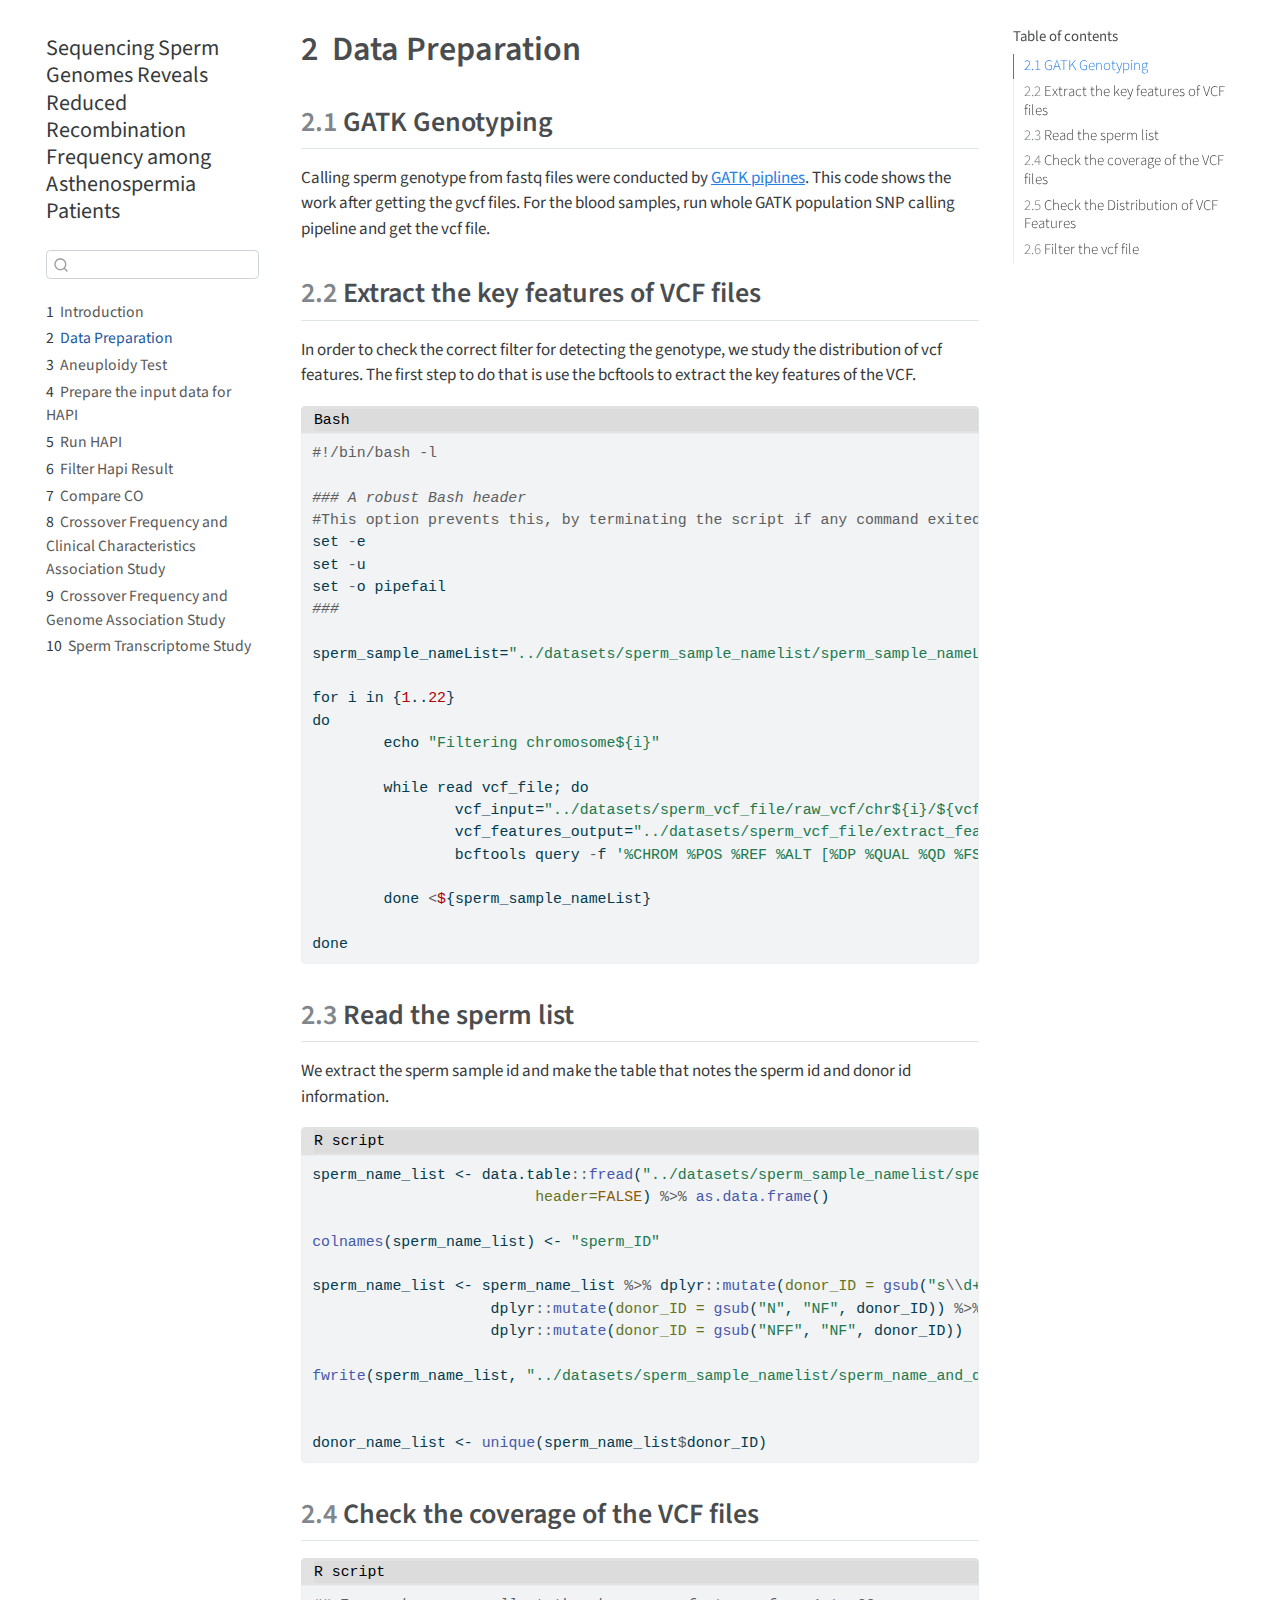
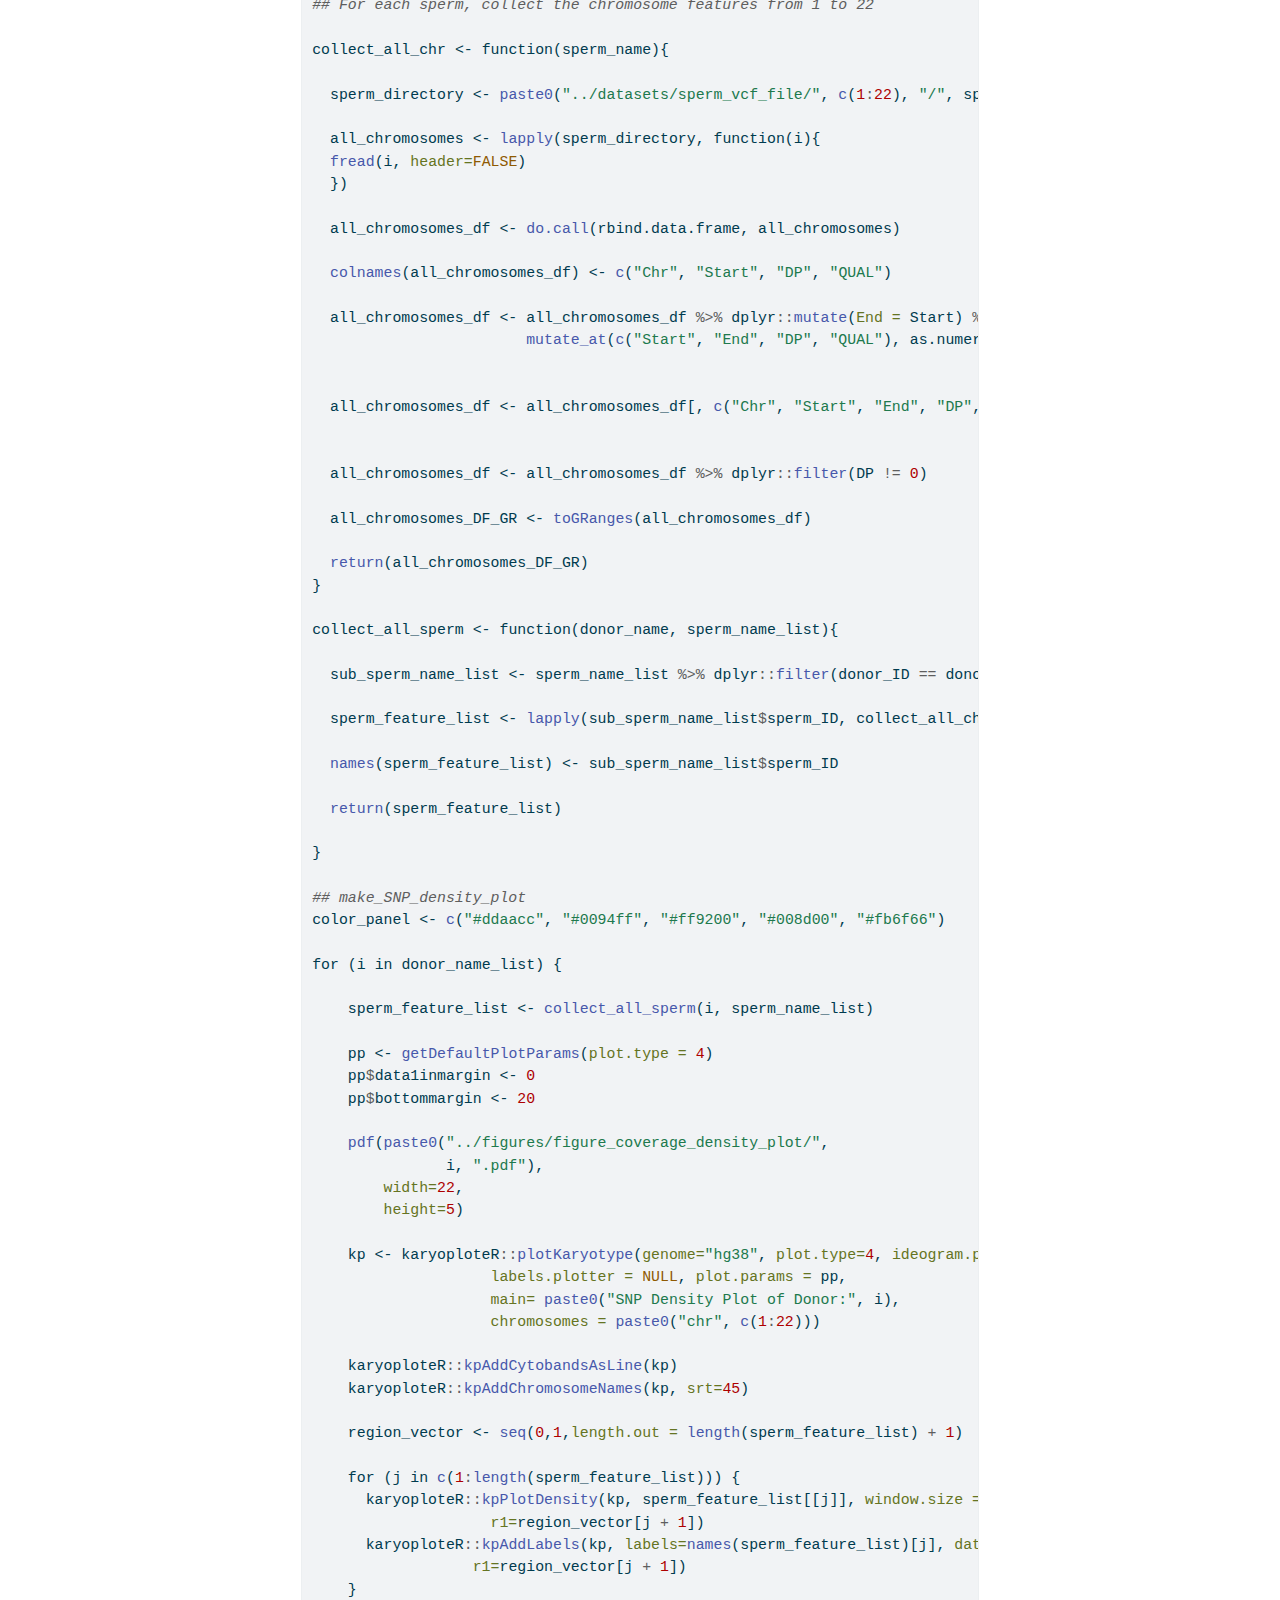
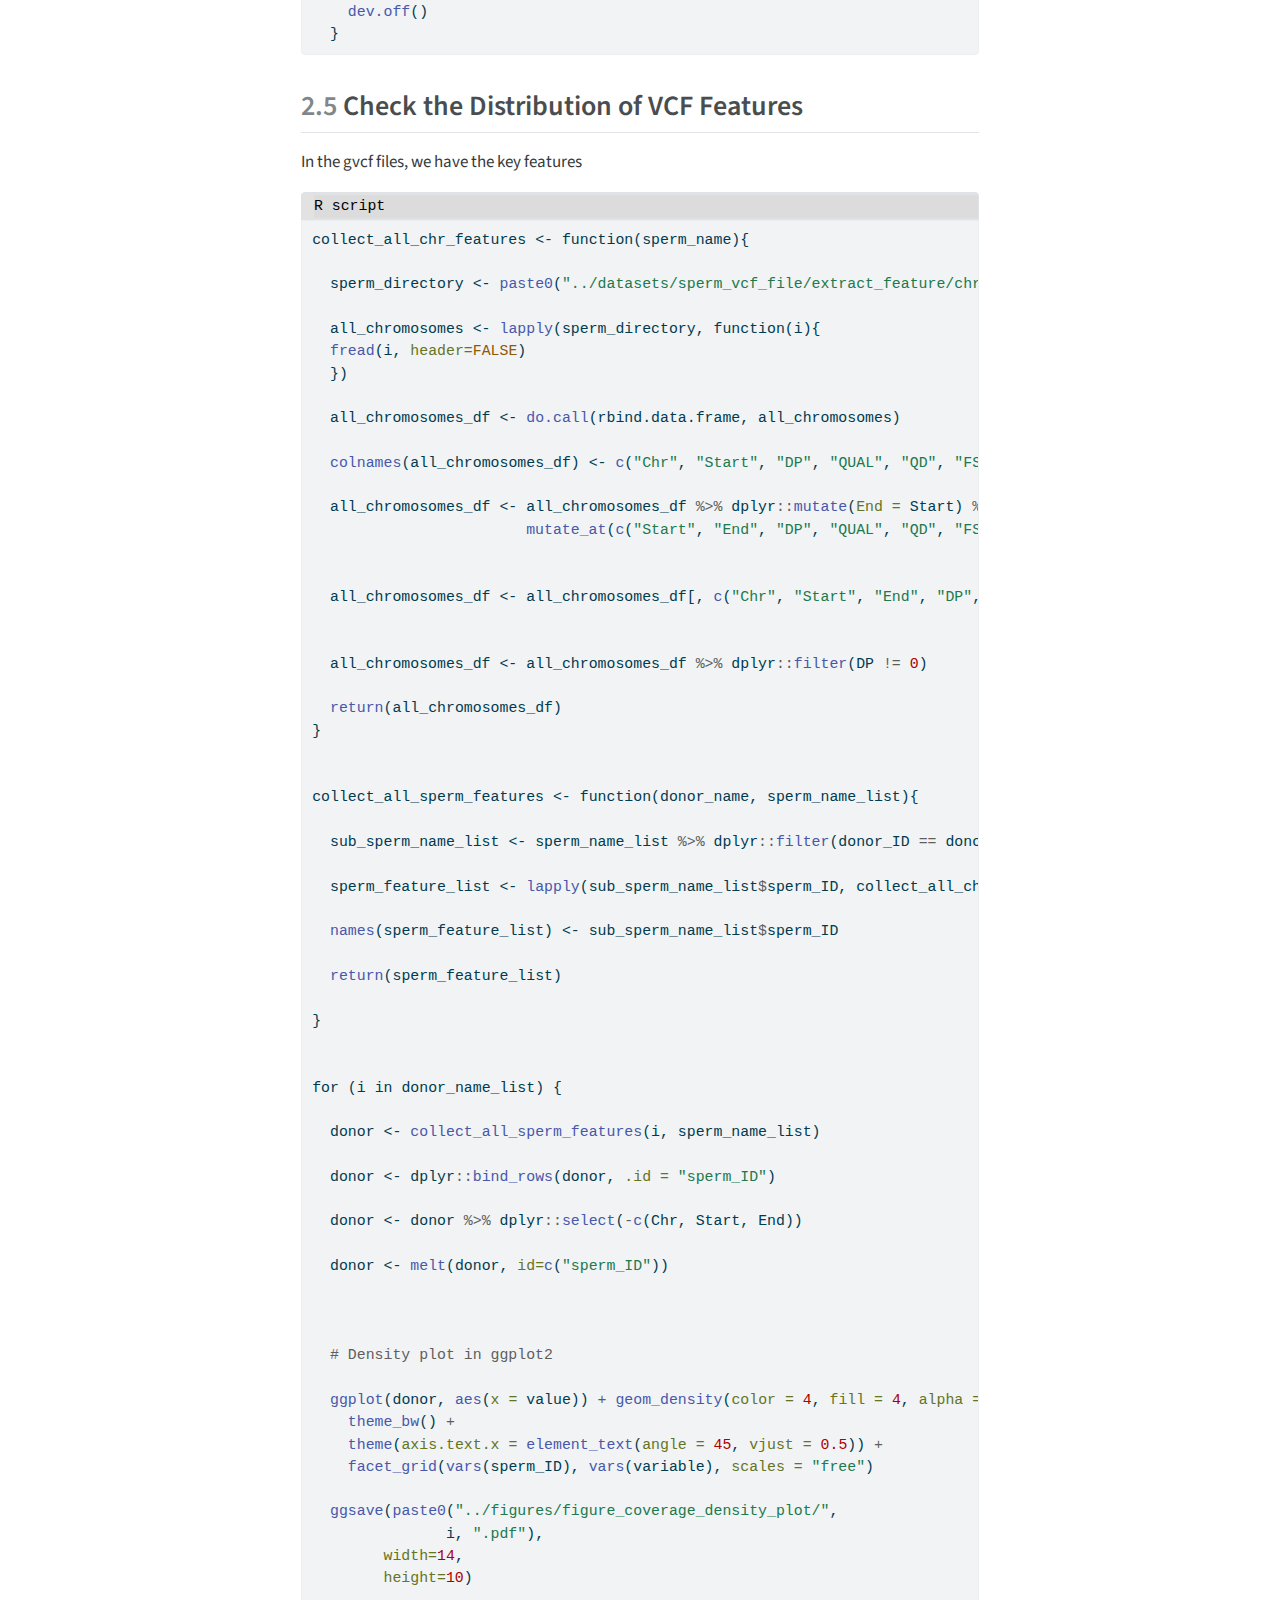
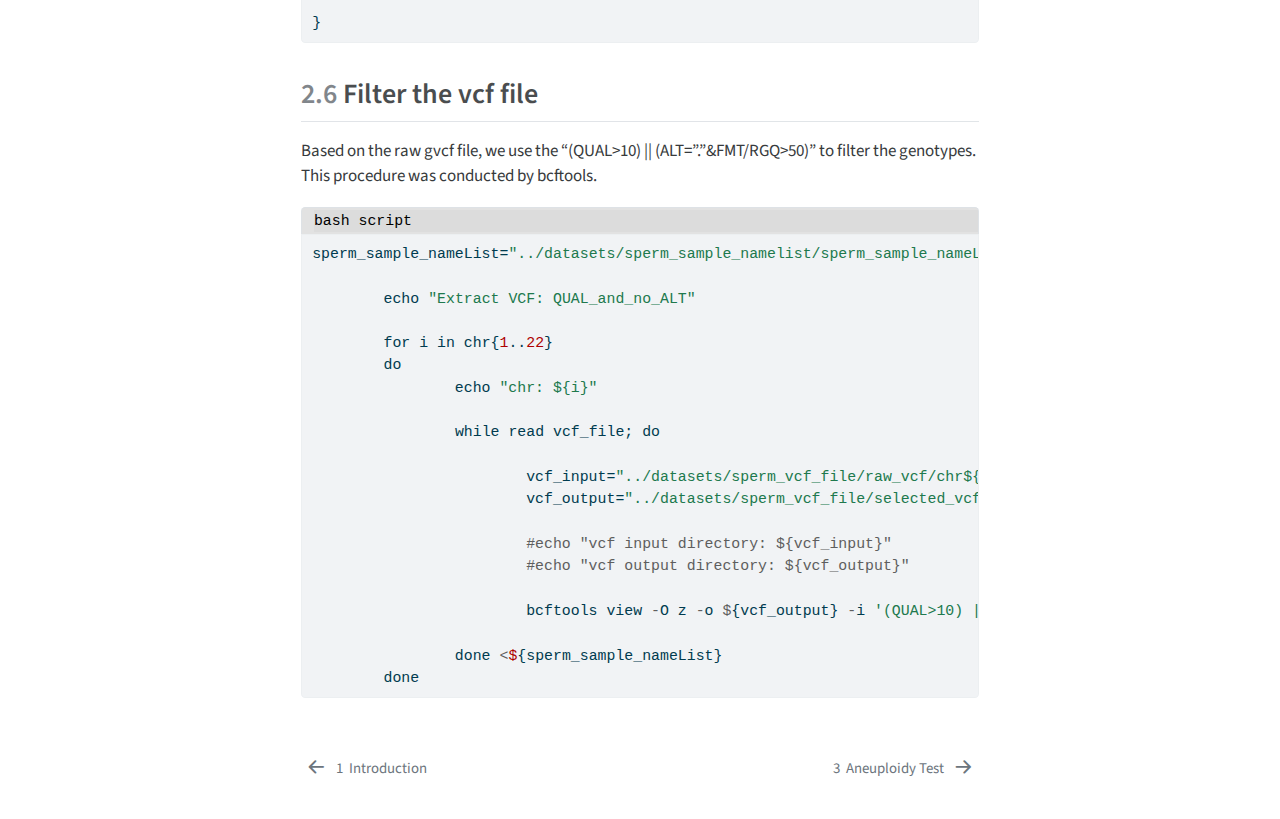
<file: _book/section_1_data_process.html>
<!DOCTYPE html>
<html xmlns="http://www.w3.org/1999/xhtml" lang="en" xml:lang="en"><head>

<meta charset="utf-8">
<meta name="generator" content="quarto-1.3.450">

<meta name="viewport" content="width=device-width, initial-scale=1.0, user-scalable=yes">


<title>Sequencing Sperm Genomes Reveals Reduced Recombination Frequency among Asthenospermia Patients - 2&nbsp; Data Preparation</title>
<style>
code{white-space: pre-wrap;}
span.smallcaps{font-variant: small-caps;}
div.columns{display: flex; gap: min(4vw, 1.5em);}
div.column{flex: auto; overflow-x: auto;}
div.hanging-indent{margin-left: 1.5em; text-indent: -1.5em;}
ul.task-list{list-style: none;}
ul.task-list li input[type="checkbox"] {
  width: 0.8em;
  margin: 0 0.8em 0.2em -1em; /* quarto-specific, see https://github.com/quarto-dev/quarto-cli/issues/4556 */ 
  vertical-align: middle;
}
/* CSS for syntax highlighting */
pre > code.sourceCode { white-space: pre; position: relative; }
pre > code.sourceCode > span { display: inline-block; line-height: 1.25; }
pre > code.sourceCode > span:empty { height: 1.2em; }
.sourceCode { overflow: visible; }
code.sourceCode > span { color: inherit; text-decoration: inherit; }
div.sourceCode { margin: 1em 0; }
pre.sourceCode { margin: 0; }
@media screen {
div.sourceCode { overflow: auto; }
}
@media print {
pre > code.sourceCode { white-space: pre-wrap; }
pre > code.sourceCode > span { text-indent: -5em; padding-left: 5em; }
}
pre.numberSource code
  { counter-reset: source-line 0; }
pre.numberSource code > span
  { position: relative; left: -4em; counter-increment: source-line; }
pre.numberSource code > span > a:first-child::before
  { content: counter(source-line);
    position: relative; left: -1em; text-align: right; vertical-align: baseline;
    border: none; display: inline-block;
    -webkit-touch-callout: none; -webkit-user-select: none;
    -khtml-user-select: none; -moz-user-select: none;
    -ms-user-select: none; user-select: none;
    padding: 0 4px; width: 4em;
  }
pre.numberSource { margin-left: 3em;  padding-left: 4px; }
div.sourceCode
  {   }
@media screen {
pre > code.sourceCode > span > a:first-child::before { text-decoration: underline; }
}
</style>


<script src="site_libs/quarto-nav/quarto-nav.js"></script>
<script src="site_libs/quarto-nav/headroom.min.js"></script>
<script src="site_libs/clipboard/clipboard.min.js"></script>
<script src="site_libs/quarto-search/autocomplete.umd.js"></script>
<script src="site_libs/quarto-search/fuse.min.js"></script>
<script src="site_libs/quarto-search/quarto-search.js"></script>
<meta name="quarto:offset" content="./">
<link href="./section_2_aneuploidy_test.html" rel="next">
<link href="./index.html" rel="prev">
<script src="site_libs/quarto-html/quarto.js"></script>
<script src="site_libs/quarto-html/popper.min.js"></script>
<script src="site_libs/quarto-html/tippy.umd.min.js"></script>
<script src="site_libs/quarto-html/anchor.min.js"></script>
<link href="site_libs/quarto-html/tippy.css" rel="stylesheet">
<link href="site_libs/quarto-html/quarto-syntax-highlighting.css" rel="stylesheet" id="quarto-text-highlighting-styles">
<script src="site_libs/bootstrap/bootstrap.min.js"></script>
<link href="site_libs/bootstrap/bootstrap-icons.css" rel="stylesheet">
<link href="site_libs/bootstrap/bootstrap.min.css" rel="stylesheet" id="quarto-bootstrap" data-mode="light">
<script id="quarto-search-options" type="application/json">{
  "location": "sidebar",
  "copy-button": false,
  "collapse-after": 3,
  "panel-placement": "start",
  "type": "textbox",
  "limit": 20,
  "language": {
    "search-no-results-text": "No results",
    "search-matching-documents-text": "matching documents",
    "search-copy-link-title": "Copy link to search",
    "search-hide-matches-text": "Hide additional matches",
    "search-more-match-text": "more match in this document",
    "search-more-matches-text": "more matches in this document",
    "search-clear-button-title": "Clear",
    "search-detached-cancel-button-title": "Cancel",
    "search-submit-button-title": "Submit",
    "search-label": "Search"
  }
}</script>


</head>

<body class="nav-sidebar floating">

<div id="quarto-search-results"></div>
  <header id="quarto-header" class="headroom fixed-top">
  <nav class="quarto-secondary-nav">
    <div class="container-fluid d-flex">
      <button type="button" class="quarto-btn-toggle btn" data-bs-toggle="collapse" data-bs-target="#quarto-sidebar,#quarto-sidebar-glass" aria-controls="quarto-sidebar" aria-expanded="false" aria-label="Toggle sidebar navigation" onclick="if (window.quartoToggleHeadroom) { window.quartoToggleHeadroom(); }">
        <i class="bi bi-layout-text-sidebar-reverse"></i>
      </button>
      <nav class="quarto-page-breadcrumbs" aria-label="breadcrumb"><ol class="breadcrumb"><li class="breadcrumb-item"><a href="./section_1_data_process.html"><span class="chapter-number">2</span>&nbsp; <span class="chapter-title">Data Preparation</span></a></li></ol></nav>
      <a class="flex-grow-1" role="button" data-bs-toggle="collapse" data-bs-target="#quarto-sidebar,#quarto-sidebar-glass" aria-controls="quarto-sidebar" aria-expanded="false" aria-label="Toggle sidebar navigation" onclick="if (window.quartoToggleHeadroom) { window.quartoToggleHeadroom(); }">      
      </a>
      <button type="button" class="btn quarto-search-button" aria-label="" onclick="window.quartoOpenSearch();">
        <i class="bi bi-search"></i>
      </button>
    </div>
  </nav>
</header>
<!-- content -->
<div id="quarto-content" class="quarto-container page-columns page-rows-contents page-layout-article">
<!-- sidebar -->
  <nav id="quarto-sidebar" class="sidebar collapse collapse-horizontal sidebar-navigation floating overflow-auto">
    <div class="pt-lg-2 mt-2 text-left sidebar-header">
    <div class="sidebar-title mb-0 py-0">
      <a href="./">Sequencing Sperm Genomes Reveals Reduced Recombination Frequency among Asthenospermia Patients</a> 
    </div>
      </div>
        <div class="mt-2 flex-shrink-0 align-items-center">
        <div class="sidebar-search">
        <div id="quarto-search" class="" title="Search"></div>
        </div>
        </div>
    <div class="sidebar-menu-container"> 
    <ul class="list-unstyled mt-1">
        <li class="sidebar-item">
  <div class="sidebar-item-container"> 
  <a href="./index.html" class="sidebar-item-text sidebar-link">
 <span class="menu-text"><span class="chapter-number">1</span>&nbsp; <span class="chapter-title">Introduction</span></span></a>
  </div>
</li>
        <li class="sidebar-item">
  <div class="sidebar-item-container"> 
  <a href="./section_1_data_process.html" class="sidebar-item-text sidebar-link active">
 <span class="menu-text"><span class="chapter-number">2</span>&nbsp; <span class="chapter-title">Data Preparation</span></span></a>
  </div>
</li>
        <li class="sidebar-item">
  <div class="sidebar-item-container"> 
  <a href="./section_2_aneuploidy_test.html" class="sidebar-item-text sidebar-link">
 <span class="menu-text"><span class="chapter-number">3</span>&nbsp; <span class="chapter-title">Aneuploidy Test</span></span></a>
  </div>
</li>
        <li class="sidebar-item">
  <div class="sidebar-item-container"> 
  <a href="./section_3_prepare_data_for_Hapi.html" class="sidebar-item-text sidebar-link">
 <span class="menu-text"><span class="chapter-number">4</span>&nbsp; <span class="chapter-title">Prepare the input data for HAPI</span></span></a>
  </div>
</li>
        <li class="sidebar-item">
  <div class="sidebar-item-container"> 
  <a href="./section_4_run_Hapi.html" class="sidebar-item-text sidebar-link">
 <span class="menu-text"><span class="chapter-number">5</span>&nbsp; <span class="chapter-title">Run HAPI</span></span></a>
  </div>
</li>
        <li class="sidebar-item">
  <div class="sidebar-item-container"> 
  <a href="./section_5_filter_HAPI_output.html" class="sidebar-item-text sidebar-link">
 <span class="menu-text"><span class="chapter-number">6</span>&nbsp; <span class="chapter-title">Filter Hapi Result</span></span></a>
  </div>
</li>
        <li class="sidebar-item">
  <div class="sidebar-item-container"> 
  <a href="./section_6_compare_CO.html" class="sidebar-item-text sidebar-link">
 <span class="menu-text"><span class="chapter-number">7</span>&nbsp; <span class="chapter-title">Compare CO</span></span></a>
  </div>
</li>
        <li class="sidebar-item">
  <div class="sidebar-item-container"> 
  <a href="./section_7_CO_and_clinical_outcome_association_study.html" class="sidebar-item-text sidebar-link">
 <span class="menu-text"><span class="chapter-number">8</span>&nbsp; <span class="chapter-title">Crossover Frequency and Clinical Characteristics Association Study</span></span></a>
  </div>
</li>
        <li class="sidebar-item">
  <div class="sidebar-item-container"> 
  <a href="./section_8_CO_whole_genome_association_study.html" class="sidebar-item-text sidebar-link">
 <span class="menu-text"><span class="chapter-number">9</span>&nbsp; <span class="chapter-title">Crossover Frequency and Genome Association Study</span></span></a>
  </div>
</li>
        <li class="sidebar-item">
  <div class="sidebar-item-container"> 
  <a href="./section_9_transcriptome.html" class="sidebar-item-text sidebar-link">
 <span class="menu-text"><span class="chapter-number">10</span>&nbsp; <span class="chapter-title">Sperm Transcriptome Study</span></span></a>
  </div>
</li>
    </ul>
    </div>
</nav>
<div id="quarto-sidebar-glass" data-bs-toggle="collapse" data-bs-target="#quarto-sidebar,#quarto-sidebar-glass"></div>
<!-- margin-sidebar -->
    <div id="quarto-margin-sidebar" class="sidebar margin-sidebar">
        <nav id="TOC" role="doc-toc" class="toc-active">
    <h2 id="toc-title">Table of contents</h2>
   
  <ul>
  <li><a href="#gatk-genotyping" id="toc-gatk-genotyping" class="nav-link active" data-scroll-target="#gatk-genotyping"><span class="header-section-number">2.1</span> GATK Genotyping</a></li>
  <li><a href="#extract-the-key-features-of-vcf-files" id="toc-extract-the-key-features-of-vcf-files" class="nav-link" data-scroll-target="#extract-the-key-features-of-vcf-files"><span class="header-section-number">2.2</span> Extract the key features of VCF files</a></li>
  <li><a href="#read-the-sperm-list" id="toc-read-the-sperm-list" class="nav-link" data-scroll-target="#read-the-sperm-list"><span class="header-section-number">2.3</span> Read the sperm list</a></li>
  <li><a href="#check-the-coverage-of-the-vcf-files" id="toc-check-the-coverage-of-the-vcf-files" class="nav-link" data-scroll-target="#check-the-coverage-of-the-vcf-files"><span class="header-section-number">2.4</span> Check the coverage of the VCF files</a></li>
  <li><a href="#check-the-distribution-of-vcf-features" id="toc-check-the-distribution-of-vcf-features" class="nav-link" data-scroll-target="#check-the-distribution-of-vcf-features"><span class="header-section-number">2.5</span> Check the Distribution of VCF Features</a></li>
  <li><a href="#filter-the-vcf-file" id="toc-filter-the-vcf-file" class="nav-link" data-scroll-target="#filter-the-vcf-file"><span class="header-section-number">2.6</span> Filter the vcf file</a></li>
  </ul>
</nav>
    </div>
<!-- main -->
<main class="content" id="quarto-document-content">

<header id="title-block-header" class="quarto-title-block default">
<div class="quarto-title">
<h1 class="title"><span class="chapter-number">2</span>&nbsp; <span class="chapter-title">Data Preparation</span></h1>
</div>



<div class="quarto-title-meta">

    
  
    
  </div>
  

</header>

<section id="gatk-genotyping" class="level2" data-number="2.1">
<h2 data-number="2.1" class="anchored" data-anchor-id="gatk-genotyping"><span class="header-section-number">2.1</span> GATK Genotyping</h2>
<p>Calling sperm genotype from fastq files were conducted by <a href="https://gatk.broadinstitute.org/hc/en-us">GATK piplines</a>. This code shows the work after getting the gvcf files. For the blood samples, run whole GATK population SNP calling pipeline and get the vcf file.</p>
</section>
<section id="extract-the-key-features-of-vcf-files" class="level2" data-number="2.2">
<h2 data-number="2.2" class="anchored" data-anchor-id="extract-the-key-features-of-vcf-files"><span class="header-section-number">2.2</span> Extract the key features of VCF files</h2>
<p>In order to check the correct filter for detecting the genotype, we study the distribution of vcf features. The first step to do that is use the bcftools to extract the key features of the VCF.</p>
<div class="cell">
<div class="code-with-filename">
<div class="code-with-filename-file">
<pre><strong>Bash</strong></pre>
</div>
<div class="sourceCode cell-code" id="cb1"><pre class="sourceCode r code-with-copy"><code class="sourceCode r"><span id="cb1-1"><a href="#cb1-1" aria-hidden="true" tabindex="-1"></a><span class="co">#!/bin/bash -l</span></span>
<span id="cb1-2"><a href="#cb1-2" aria-hidden="true" tabindex="-1"></a></span>
<span id="cb1-3"><a href="#cb1-3" aria-hidden="true" tabindex="-1"></a><span class="do">### A robust Bash header</span></span>
<span id="cb1-4"><a href="#cb1-4" aria-hidden="true" tabindex="-1"></a><span class="co">#This option prevents this, by terminating the script if any command exited with a nonzero exit status.</span></span>
<span id="cb1-5"><a href="#cb1-5" aria-hidden="true" tabindex="-1"></a>set <span class="sc">-</span>e</span>
<span id="cb1-6"><a href="#cb1-6" aria-hidden="true" tabindex="-1"></a>set <span class="sc">-</span>u</span>
<span id="cb1-7"><a href="#cb1-7" aria-hidden="true" tabindex="-1"></a>set <span class="sc">-</span>o pipefail</span>
<span id="cb1-8"><a href="#cb1-8" aria-hidden="true" tabindex="-1"></a><span class="do">###</span></span>
<span id="cb1-9"><a href="#cb1-9" aria-hidden="true" tabindex="-1"></a></span>
<span id="cb1-10"><a href="#cb1-10" aria-hidden="true" tabindex="-1"></a>sperm_sample_nameList<span class="ot">=</span><span class="st">"../datasets/sperm_sample_namelist/sperm_sample_nameList.tsv"</span></span>
<span id="cb1-11"><a href="#cb1-11" aria-hidden="true" tabindex="-1"></a></span>
<span id="cb1-12"><a href="#cb1-12" aria-hidden="true" tabindex="-1"></a><span class="cf">for</span> i <span class="cf">in</span> {<span class="dv">1</span>..<span class="dv">22</span>}</span>
<span id="cb1-13"><a href="#cb1-13" aria-hidden="true" tabindex="-1"></a>do</span>
<span id="cb1-14"><a href="#cb1-14" aria-hidden="true" tabindex="-1"></a>        echo <span class="st">"Filtering chromosome${i}"</span></span>
<span id="cb1-15"><a href="#cb1-15" aria-hidden="true" tabindex="-1"></a></span>
<span id="cb1-16"><a href="#cb1-16" aria-hidden="true" tabindex="-1"></a>        <span class="cf">while</span> read vcf_file; do</span>
<span id="cb1-17"><a href="#cb1-17" aria-hidden="true" tabindex="-1"></a>                vcf_input<span class="ot">=</span><span class="st">"../datasets/sperm_vcf_file/raw_vcf/chr${i}/${vcf_file}.vcf.gz"</span></span>
<span id="cb1-18"><a href="#cb1-18" aria-hidden="true" tabindex="-1"></a>                vcf_features_output<span class="ot">=</span><span class="st">"../datasets/sperm_vcf_file/extract_feature_raw_vcf/chr${i}/${vcf_file}.tsv"</span></span>
<span id="cb1-19"><a href="#cb1-19" aria-hidden="true" tabindex="-1"></a>                bcftools query <span class="sc">-</span>f <span class="st">'%CHROM %POS %REF %ALT [%DP %QUAL %QD %FS %SOR %MQRankSum %ReadPosRankSum]</span><span class="sc">\n</span><span class="st">'</span> <span class="sc">$</span>{vcf_input} <span class="sc">&gt;</span> <span class="er">$</span>{vcf_features_output}</span>
<span id="cb1-20"><a href="#cb1-20" aria-hidden="true" tabindex="-1"></a></span>
<span id="cb1-21"><a href="#cb1-21" aria-hidden="true" tabindex="-1"></a>        done <span class="sc">&lt;</span><span class="er">$</span>{sperm_sample_nameList}</span>
<span id="cb1-22"><a href="#cb1-22" aria-hidden="true" tabindex="-1"></a></span>
<span id="cb1-23"><a href="#cb1-23" aria-hidden="true" tabindex="-1"></a>done</span></code><button title="Copy to Clipboard" class="code-copy-button"><i class="bi"></i></button></pre></div>
</div>
</div>
</section>
<section id="read-the-sperm-list" class="level2" data-number="2.3">
<h2 data-number="2.3" class="anchored" data-anchor-id="read-the-sperm-list"><span class="header-section-number">2.3</span> Read the sperm list</h2>
<p>We extract the sperm sample id and make the table that notes the sperm id and donor id information.</p>
<div class="cell">
<div class="code-with-filename">
<div class="code-with-filename-file">
<pre><strong>R script</strong></pre>
</div>
<div class="sourceCode cell-code" id="cb2"><pre class="sourceCode r code-with-copy"><code class="sourceCode r"><span id="cb2-1"><a href="#cb2-1" aria-hidden="true" tabindex="-1"></a>sperm_name_list <span class="ot">&lt;-</span> data.table<span class="sc">::</span><span class="fu">fread</span>(<span class="st">"../datasets/sperm_sample_namelist/sperm_sample_nameList.tsv"</span>,</span>
<span id="cb2-2"><a href="#cb2-2" aria-hidden="true" tabindex="-1"></a>                         <span class="at">header=</span><span class="cn">FALSE</span>) <span class="sc">%&gt;%</span> <span class="fu">as.data.frame</span>()</span>
<span id="cb2-3"><a href="#cb2-3" aria-hidden="true" tabindex="-1"></a></span>
<span id="cb2-4"><a href="#cb2-4" aria-hidden="true" tabindex="-1"></a><span class="fu">colnames</span>(sperm_name_list) <span class="ot">&lt;-</span> <span class="st">"sperm_ID"</span></span>
<span id="cb2-5"><a href="#cb2-5" aria-hidden="true" tabindex="-1"></a></span>
<span id="cb2-6"><a href="#cb2-6" aria-hidden="true" tabindex="-1"></a>sperm_name_list <span class="ot">&lt;-</span> sperm_name_list <span class="sc">%&gt;%</span> dplyr<span class="sc">::</span><span class="fu">mutate</span>(<span class="at">donor_ID =</span> <span class="fu">gsub</span>(<span class="st">"s</span><span class="sc">\\</span><span class="st">d+"</span>, <span class="st">""</span>, sperm_ID)) <span class="sc">%&gt;%</span></span>
<span id="cb2-7"><a href="#cb2-7" aria-hidden="true" tabindex="-1"></a>                    dplyr<span class="sc">::</span><span class="fu">mutate</span>(<span class="at">donor_ID =</span> <span class="fu">gsub</span>(<span class="st">"N"</span>, <span class="st">"NF"</span>, donor_ID)) <span class="sc">%&gt;%</span></span>
<span id="cb2-8"><a href="#cb2-8" aria-hidden="true" tabindex="-1"></a>                    dplyr<span class="sc">::</span><span class="fu">mutate</span>(<span class="at">donor_ID =</span> <span class="fu">gsub</span>(<span class="st">"NFF"</span>, <span class="st">"NF"</span>, donor_ID))</span>
<span id="cb2-9"><a href="#cb2-9" aria-hidden="true" tabindex="-1"></a></span>
<span id="cb2-10"><a href="#cb2-10" aria-hidden="true" tabindex="-1"></a><span class="fu">fwrite</span>(sperm_name_list, <span class="st">"../datasets/sperm_sample_namelist/sperm_name_and_donor_nameList.csv"</span>)</span>
<span id="cb2-11"><a href="#cb2-11" aria-hidden="true" tabindex="-1"></a></span>
<span id="cb2-12"><a href="#cb2-12" aria-hidden="true" tabindex="-1"></a></span>
<span id="cb2-13"><a href="#cb2-13" aria-hidden="true" tabindex="-1"></a>donor_name_list <span class="ot">&lt;-</span> <span class="fu">unique</span>(sperm_name_list<span class="sc">$</span>donor_ID)</span></code><button title="Copy to Clipboard" class="code-copy-button"><i class="bi"></i></button></pre></div>
</div>
</div>
</section>
<section id="check-the-coverage-of-the-vcf-files" class="level2" data-number="2.4">
<h2 data-number="2.4" class="anchored" data-anchor-id="check-the-coverage-of-the-vcf-files"><span class="header-section-number">2.4</span> Check the coverage of the VCF files</h2>
<div class="cell">
<div class="code-with-filename">
<div class="code-with-filename-file">
<pre><strong>R script</strong></pre>
</div>
<div class="sourceCode cell-code" id="cb3"><pre class="sourceCode r code-with-copy"><code class="sourceCode r"><span id="cb3-1"><a href="#cb3-1" aria-hidden="true" tabindex="-1"></a><span class="do">## For each sperm, collect the chromosome features from 1 to 22</span></span>
<span id="cb3-2"><a href="#cb3-2" aria-hidden="true" tabindex="-1"></a></span>
<span id="cb3-3"><a href="#cb3-3" aria-hidden="true" tabindex="-1"></a>collect_all_chr <span class="ot">&lt;-</span> <span class="cf">function</span>(sperm_name){</span>
<span id="cb3-4"><a href="#cb3-4" aria-hidden="true" tabindex="-1"></a>  </span>
<span id="cb3-5"><a href="#cb3-5" aria-hidden="true" tabindex="-1"></a>  sperm_directory <span class="ot">&lt;-</span> <span class="fu">paste0</span>(<span class="st">"../datasets/sperm_vcf_file/"</span>, <span class="fu">c</span>(<span class="dv">1</span><span class="sc">:</span><span class="dv">22</span>), <span class="st">"/"</span>, sperm_name, <span class="st">".tsv"</span>)</span>
<span id="cb3-6"><a href="#cb3-6" aria-hidden="true" tabindex="-1"></a>  </span>
<span id="cb3-7"><a href="#cb3-7" aria-hidden="true" tabindex="-1"></a>  all_chromosomes <span class="ot">&lt;-</span> <span class="fu">lapply</span>(sperm_directory, <span class="cf">function</span>(i){</span>
<span id="cb3-8"><a href="#cb3-8" aria-hidden="true" tabindex="-1"></a>  <span class="fu">fread</span>(i, <span class="at">header=</span><span class="cn">FALSE</span>)</span>
<span id="cb3-9"><a href="#cb3-9" aria-hidden="true" tabindex="-1"></a>  })</span>
<span id="cb3-10"><a href="#cb3-10" aria-hidden="true" tabindex="-1"></a>  </span>
<span id="cb3-11"><a href="#cb3-11" aria-hidden="true" tabindex="-1"></a>  all_chromosomes_df <span class="ot">&lt;-</span> <span class="fu">do.call</span>(rbind.data.frame, all_chromosomes)</span>
<span id="cb3-12"><a href="#cb3-12" aria-hidden="true" tabindex="-1"></a>  </span>
<span id="cb3-13"><a href="#cb3-13" aria-hidden="true" tabindex="-1"></a>  <span class="fu">colnames</span>(all_chromosomes_df) <span class="ot">&lt;-</span> <span class="fu">c</span>(<span class="st">"Chr"</span>, <span class="st">"Start"</span>, <span class="st">"DP"</span>, <span class="st">"QUAL"</span>)</span>
<span id="cb3-14"><a href="#cb3-14" aria-hidden="true" tabindex="-1"></a>  </span>
<span id="cb3-15"><a href="#cb3-15" aria-hidden="true" tabindex="-1"></a>  all_chromosomes_df <span class="ot">&lt;-</span> all_chromosomes_df <span class="sc">%&gt;%</span> dplyr<span class="sc">::</span><span class="fu">mutate</span>(<span class="at">End =</span> Start) <span class="sc">%&gt;%</span> </span>
<span id="cb3-16"><a href="#cb3-16" aria-hidden="true" tabindex="-1"></a>                        <span class="fu">mutate_at</span>(<span class="fu">c</span>(<span class="st">"Start"</span>, <span class="st">"End"</span>, <span class="st">"DP"</span>, <span class="st">"QUAL"</span>), as.numeric)</span>
<span id="cb3-17"><a href="#cb3-17" aria-hidden="true" tabindex="-1"></a>  </span>
<span id="cb3-18"><a href="#cb3-18" aria-hidden="true" tabindex="-1"></a>  </span>
<span id="cb3-19"><a href="#cb3-19" aria-hidden="true" tabindex="-1"></a>  all_chromosomes_df <span class="ot">&lt;-</span> all_chromosomes_df[, <span class="fu">c</span>(<span class="st">"Chr"</span>, <span class="st">"Start"</span>, <span class="st">"End"</span>, <span class="st">"DP"</span>, <span class="st">"QUAL"</span>)]</span>
<span id="cb3-20"><a href="#cb3-20" aria-hidden="true" tabindex="-1"></a>  </span>
<span id="cb3-21"><a href="#cb3-21" aria-hidden="true" tabindex="-1"></a>  </span>
<span id="cb3-22"><a href="#cb3-22" aria-hidden="true" tabindex="-1"></a>  all_chromosomes_df <span class="ot">&lt;-</span> all_chromosomes_df <span class="sc">%&gt;%</span> dplyr<span class="sc">::</span><span class="fu">filter</span>(DP <span class="sc">!=</span> <span class="dv">0</span>)</span>
<span id="cb3-23"><a href="#cb3-23" aria-hidden="true" tabindex="-1"></a>  </span>
<span id="cb3-24"><a href="#cb3-24" aria-hidden="true" tabindex="-1"></a>  all_chromosomes_DF_GR <span class="ot">&lt;-</span> <span class="fu">toGRanges</span>(all_chromosomes_df)</span>
<span id="cb3-25"><a href="#cb3-25" aria-hidden="true" tabindex="-1"></a>  </span>
<span id="cb3-26"><a href="#cb3-26" aria-hidden="true" tabindex="-1"></a>  <span class="fu">return</span>(all_chromosomes_DF_GR)</span>
<span id="cb3-27"><a href="#cb3-27" aria-hidden="true" tabindex="-1"></a>}</span>
<span id="cb3-28"><a href="#cb3-28" aria-hidden="true" tabindex="-1"></a></span>
<span id="cb3-29"><a href="#cb3-29" aria-hidden="true" tabindex="-1"></a>collect_all_sperm <span class="ot">&lt;-</span> <span class="cf">function</span>(donor_name, sperm_name_list){</span>
<span id="cb3-30"><a href="#cb3-30" aria-hidden="true" tabindex="-1"></a>  </span>
<span id="cb3-31"><a href="#cb3-31" aria-hidden="true" tabindex="-1"></a>  sub_sperm_name_list <span class="ot">&lt;-</span> sperm_name_list <span class="sc">%&gt;%</span> dplyr<span class="sc">::</span><span class="fu">filter</span>(donor_ID <span class="sc">==</span> donor_name)</span>
<span id="cb3-32"><a href="#cb3-32" aria-hidden="true" tabindex="-1"></a>  </span>
<span id="cb3-33"><a href="#cb3-33" aria-hidden="true" tabindex="-1"></a>  sperm_feature_list <span class="ot">&lt;-</span> <span class="fu">lapply</span>(sub_sperm_name_list<span class="sc">$</span>sperm_ID, collect_all_chr)</span>
<span id="cb3-34"><a href="#cb3-34" aria-hidden="true" tabindex="-1"></a>  </span>
<span id="cb3-35"><a href="#cb3-35" aria-hidden="true" tabindex="-1"></a>  <span class="fu">names</span>(sperm_feature_list) <span class="ot">&lt;-</span> sub_sperm_name_list<span class="sc">$</span>sperm_ID</span>
<span id="cb3-36"><a href="#cb3-36" aria-hidden="true" tabindex="-1"></a>    </span>
<span id="cb3-37"><a href="#cb3-37" aria-hidden="true" tabindex="-1"></a>  <span class="fu">return</span>(sperm_feature_list)</span>
<span id="cb3-38"><a href="#cb3-38" aria-hidden="true" tabindex="-1"></a>                               </span>
<span id="cb3-39"><a href="#cb3-39" aria-hidden="true" tabindex="-1"></a>}</span>
<span id="cb3-40"><a href="#cb3-40" aria-hidden="true" tabindex="-1"></a></span>
<span id="cb3-41"><a href="#cb3-41" aria-hidden="true" tabindex="-1"></a><span class="do">## make_SNP_density_plot </span></span>
<span id="cb3-42"><a href="#cb3-42" aria-hidden="true" tabindex="-1"></a>color_panel <span class="ot">&lt;-</span> <span class="fu">c</span>(<span class="st">"#ddaacc"</span>, <span class="st">"#0094ff"</span>, <span class="st">"#ff9200"</span>, <span class="st">"#008d00"</span>, <span class="st">"#fb6f66"</span>)</span>
<span id="cb3-43"><a href="#cb3-43" aria-hidden="true" tabindex="-1"></a></span>
<span id="cb3-44"><a href="#cb3-44" aria-hidden="true" tabindex="-1"></a><span class="cf">for</span> (i <span class="cf">in</span> donor_name_list) {</span>
<span id="cb3-45"><a href="#cb3-45" aria-hidden="true" tabindex="-1"></a>    </span>
<span id="cb3-46"><a href="#cb3-46" aria-hidden="true" tabindex="-1"></a>    sperm_feature_list <span class="ot">&lt;-</span> <span class="fu">collect_all_sperm</span>(i, sperm_name_list)</span>
<span id="cb3-47"><a href="#cb3-47" aria-hidden="true" tabindex="-1"></a>    </span>
<span id="cb3-48"><a href="#cb3-48" aria-hidden="true" tabindex="-1"></a>    pp <span class="ot">&lt;-</span> <span class="fu">getDefaultPlotParams</span>(<span class="at">plot.type =</span> <span class="dv">4</span>)</span>
<span id="cb3-49"><a href="#cb3-49" aria-hidden="true" tabindex="-1"></a>    pp<span class="sc">$</span>data1inmargin <span class="ot">&lt;-</span> <span class="dv">0</span></span>
<span id="cb3-50"><a href="#cb3-50" aria-hidden="true" tabindex="-1"></a>    pp<span class="sc">$</span>bottommargin <span class="ot">&lt;-</span> <span class="dv">20</span></span>
<span id="cb3-51"><a href="#cb3-51" aria-hidden="true" tabindex="-1"></a>    </span>
<span id="cb3-52"><a href="#cb3-52" aria-hidden="true" tabindex="-1"></a>    <span class="fu">pdf</span>(<span class="fu">paste0</span>(<span class="st">"../figures/figure_coverage_density_plot/"</span>,</span>
<span id="cb3-53"><a href="#cb3-53" aria-hidden="true" tabindex="-1"></a>               i, <span class="st">".pdf"</span>), </span>
<span id="cb3-54"><a href="#cb3-54" aria-hidden="true" tabindex="-1"></a>        <span class="at">width=</span><span class="dv">22</span>, </span>
<span id="cb3-55"><a href="#cb3-55" aria-hidden="true" tabindex="-1"></a>        <span class="at">height=</span><span class="dv">5</span>)</span>
<span id="cb3-56"><a href="#cb3-56" aria-hidden="true" tabindex="-1"></a>    </span>
<span id="cb3-57"><a href="#cb3-57" aria-hidden="true" tabindex="-1"></a>    kp <span class="ot">&lt;-</span> karyoploteR<span class="sc">::</span><span class="fu">plotKaryotype</span>(<span class="at">genome=</span><span class="st">"hg38"</span>, <span class="at">plot.type=</span><span class="dv">4</span>, <span class="at">ideogram.plotter =</span> <span class="cn">NULL</span>,</span>
<span id="cb3-58"><a href="#cb3-58" aria-hidden="true" tabindex="-1"></a>                    <span class="at">labels.plotter =</span> <span class="cn">NULL</span>, <span class="at">plot.params =</span> pp,</span>
<span id="cb3-59"><a href="#cb3-59" aria-hidden="true" tabindex="-1"></a>                    <span class="at">main=</span> <span class="fu">paste0</span>(<span class="st">"SNP Density Plot of Donor:"</span>, i), </span>
<span id="cb3-60"><a href="#cb3-60" aria-hidden="true" tabindex="-1"></a>                    <span class="at">chromosomes =</span> <span class="fu">paste0</span>(<span class="st">"chr"</span>, <span class="fu">c</span>(<span class="dv">1</span><span class="sc">:</span><span class="dv">22</span>)))</span>
<span id="cb3-61"><a href="#cb3-61" aria-hidden="true" tabindex="-1"></a>    </span>
<span id="cb3-62"><a href="#cb3-62" aria-hidden="true" tabindex="-1"></a>    karyoploteR<span class="sc">::</span><span class="fu">kpAddCytobandsAsLine</span>(kp)</span>
<span id="cb3-63"><a href="#cb3-63" aria-hidden="true" tabindex="-1"></a>    karyoploteR<span class="sc">::</span><span class="fu">kpAddChromosomeNames</span>(kp, <span class="at">srt=</span><span class="dv">45</span>)</span>
<span id="cb3-64"><a href="#cb3-64" aria-hidden="true" tabindex="-1"></a>    </span>
<span id="cb3-65"><a href="#cb3-65" aria-hidden="true" tabindex="-1"></a>    region_vector <span class="ot">&lt;-</span> <span class="fu">seq</span>(<span class="dv">0</span>,<span class="dv">1</span>,<span class="at">length.out =</span> <span class="fu">length</span>(sperm_feature_list) <span class="sc">+</span> <span class="dv">1</span>)</span>
<span id="cb3-66"><a href="#cb3-66" aria-hidden="true" tabindex="-1"></a>      </span>
<span id="cb3-67"><a href="#cb3-67" aria-hidden="true" tabindex="-1"></a>    <span class="cf">for</span> (j <span class="cf">in</span> <span class="fu">c</span>(<span class="dv">1</span><span class="sc">:</span><span class="fu">length</span>(sperm_feature_list))) {</span>
<span id="cb3-68"><a href="#cb3-68" aria-hidden="true" tabindex="-1"></a>      karyoploteR<span class="sc">::</span><span class="fu">kpPlotDensity</span>(kp, sperm_feature_list[[j]], <span class="at">window.size =</span> <span class="fl">10e4</span>, <span class="at">col=</span>color_panel[j], <span class="at">r0=</span>region_vector[j],</span>
<span id="cb3-69"><a href="#cb3-69" aria-hidden="true" tabindex="-1"></a>                    <span class="at">r1=</span>region_vector[j <span class="sc">+</span> <span class="dv">1</span>])</span>
<span id="cb3-70"><a href="#cb3-70" aria-hidden="true" tabindex="-1"></a>      karyoploteR<span class="sc">::</span><span class="fu">kpAddLabels</span>(kp, <span class="at">labels=</span><span class="fu">names</span>(sperm_feature_list)[j], <span class="at">data.panel =</span> <span class="dv">1</span>, <span class="at">r0=</span>region_vector[j],</span>
<span id="cb3-71"><a href="#cb3-71" aria-hidden="true" tabindex="-1"></a>                  <span class="at">r1=</span>region_vector[j <span class="sc">+</span> <span class="dv">1</span>])</span>
<span id="cb3-72"><a href="#cb3-72" aria-hidden="true" tabindex="-1"></a>    }</span>
<span id="cb3-73"><a href="#cb3-73" aria-hidden="true" tabindex="-1"></a>    <span class="fu">dev.off</span>()</span>
<span id="cb3-74"><a href="#cb3-74" aria-hidden="true" tabindex="-1"></a>  }</span></code><button title="Copy to Clipboard" class="code-copy-button"><i class="bi"></i></button></pre></div>
</div>
</div>
</section>
<section id="check-the-distribution-of-vcf-features" class="level2" data-number="2.5">
<h2 data-number="2.5" class="anchored" data-anchor-id="check-the-distribution-of-vcf-features"><span class="header-section-number">2.5</span> Check the Distribution of VCF Features</h2>
<p>In the gvcf files, we have the key features</p>
<div class="cell">
<div class="code-with-filename">
<div class="code-with-filename-file">
<pre><strong>R script</strong></pre>
</div>
<div class="sourceCode cell-code" id="cb4"><pre class="sourceCode r code-with-copy"><code class="sourceCode r"><span id="cb4-1"><a href="#cb4-1" aria-hidden="true" tabindex="-1"></a>collect_all_chr_features <span class="ot">&lt;-</span> <span class="cf">function</span>(sperm_name){</span>
<span id="cb4-2"><a href="#cb4-2" aria-hidden="true" tabindex="-1"></a>  </span>
<span id="cb4-3"><a href="#cb4-3" aria-hidden="true" tabindex="-1"></a>  sperm_directory <span class="ot">&lt;-</span> <span class="fu">paste0</span>(<span class="st">"../datasets/sperm_vcf_file/extract_feature/chr"</span>, <span class="fu">c</span>(<span class="dv">1</span><span class="sc">:</span><span class="dv">22</span>), <span class="st">"/"</span>, sperm_name, <span class="st">".tsv"</span>)</span>
<span id="cb4-4"><a href="#cb4-4" aria-hidden="true" tabindex="-1"></a>  </span>
<span id="cb4-5"><a href="#cb4-5" aria-hidden="true" tabindex="-1"></a>  all_chromosomes <span class="ot">&lt;-</span> <span class="fu">lapply</span>(sperm_directory, <span class="cf">function</span>(i){</span>
<span id="cb4-6"><a href="#cb4-6" aria-hidden="true" tabindex="-1"></a>  <span class="fu">fread</span>(i, <span class="at">header=</span><span class="cn">FALSE</span>)</span>
<span id="cb4-7"><a href="#cb4-7" aria-hidden="true" tabindex="-1"></a>  })</span>
<span id="cb4-8"><a href="#cb4-8" aria-hidden="true" tabindex="-1"></a>  </span>
<span id="cb4-9"><a href="#cb4-9" aria-hidden="true" tabindex="-1"></a>  all_chromosomes_df <span class="ot">&lt;-</span> <span class="fu">do.call</span>(rbind.data.frame, all_chromosomes)</span>
<span id="cb4-10"><a href="#cb4-10" aria-hidden="true" tabindex="-1"></a>  </span>
<span id="cb4-11"><a href="#cb4-11" aria-hidden="true" tabindex="-1"></a>  <span class="fu">colnames</span>(all_chromosomes_df) <span class="ot">&lt;-</span> <span class="fu">c</span>(<span class="st">"Chr"</span>, <span class="st">"Start"</span>, <span class="st">"DP"</span>, <span class="st">"QUAL"</span>, <span class="st">"QD"</span>, <span class="st">"FS"</span>, <span class="st">"SOR"</span>, <span class="st">"MQRankSum"</span>, <span class="st">"ReadPosRankSum"</span>)</span>
<span id="cb4-12"><a href="#cb4-12" aria-hidden="true" tabindex="-1"></a>  </span>
<span id="cb4-13"><a href="#cb4-13" aria-hidden="true" tabindex="-1"></a>  all_chromosomes_df <span class="ot">&lt;-</span> all_chromosomes_df <span class="sc">%&gt;%</span> dplyr<span class="sc">::</span><span class="fu">mutate</span>(<span class="at">End =</span> Start) <span class="sc">%&gt;%</span> </span>
<span id="cb4-14"><a href="#cb4-14" aria-hidden="true" tabindex="-1"></a>                        <span class="fu">mutate_at</span>(<span class="fu">c</span>(<span class="st">"Start"</span>, <span class="st">"End"</span>, <span class="st">"DP"</span>, <span class="st">"QUAL"</span>, <span class="st">"QD"</span>, <span class="st">"FS"</span>, <span class="st">"SOR"</span>, <span class="st">"MQRankSum"</span>, <span class="st">"ReadPosRankSum"</span>), as.numeric)</span>
<span id="cb4-15"><a href="#cb4-15" aria-hidden="true" tabindex="-1"></a>  </span>
<span id="cb4-16"><a href="#cb4-16" aria-hidden="true" tabindex="-1"></a>  </span>
<span id="cb4-17"><a href="#cb4-17" aria-hidden="true" tabindex="-1"></a>  all_chromosomes_df <span class="ot">&lt;-</span> all_chromosomes_df[, <span class="fu">c</span>(<span class="st">"Chr"</span>, <span class="st">"Start"</span>, <span class="st">"End"</span>, <span class="st">"DP"</span>, <span class="st">"QUAL"</span>, <span class="st">"QD"</span>, <span class="st">"FS"</span>, <span class="st">"SOR"</span>, <span class="st">"MQRankSum"</span>, <span class="st">"ReadPosRankSum"</span>)]</span>
<span id="cb4-18"><a href="#cb4-18" aria-hidden="true" tabindex="-1"></a>  </span>
<span id="cb4-19"><a href="#cb4-19" aria-hidden="true" tabindex="-1"></a>  </span>
<span id="cb4-20"><a href="#cb4-20" aria-hidden="true" tabindex="-1"></a>  all_chromosomes_df <span class="ot">&lt;-</span> all_chromosomes_df <span class="sc">%&gt;%</span> dplyr<span class="sc">::</span><span class="fu">filter</span>(DP <span class="sc">!=</span> <span class="dv">0</span>)</span>
<span id="cb4-21"><a href="#cb4-21" aria-hidden="true" tabindex="-1"></a>  </span>
<span id="cb4-22"><a href="#cb4-22" aria-hidden="true" tabindex="-1"></a>  <span class="fu">return</span>(all_chromosomes_df)</span>
<span id="cb4-23"><a href="#cb4-23" aria-hidden="true" tabindex="-1"></a>}</span>
<span id="cb4-24"><a href="#cb4-24" aria-hidden="true" tabindex="-1"></a></span>
<span id="cb4-25"><a href="#cb4-25" aria-hidden="true" tabindex="-1"></a></span>
<span id="cb4-26"><a href="#cb4-26" aria-hidden="true" tabindex="-1"></a>collect_all_sperm_features <span class="ot">&lt;-</span> <span class="cf">function</span>(donor_name, sperm_name_list){</span>
<span id="cb4-27"><a href="#cb4-27" aria-hidden="true" tabindex="-1"></a>  </span>
<span id="cb4-28"><a href="#cb4-28" aria-hidden="true" tabindex="-1"></a>  sub_sperm_name_list <span class="ot">&lt;-</span> sperm_name_list <span class="sc">%&gt;%</span> dplyr<span class="sc">::</span><span class="fu">filter</span>(donor_ID <span class="sc">==</span> donor_name)</span>
<span id="cb4-29"><a href="#cb4-29" aria-hidden="true" tabindex="-1"></a>  </span>
<span id="cb4-30"><a href="#cb4-30" aria-hidden="true" tabindex="-1"></a>  sperm_feature_list <span class="ot">&lt;-</span> <span class="fu">lapply</span>(sub_sperm_name_list<span class="sc">$</span>sperm_ID, collect_all_chr_features)</span>
<span id="cb4-31"><a href="#cb4-31" aria-hidden="true" tabindex="-1"></a>  </span>
<span id="cb4-32"><a href="#cb4-32" aria-hidden="true" tabindex="-1"></a>  <span class="fu">names</span>(sperm_feature_list) <span class="ot">&lt;-</span> sub_sperm_name_list<span class="sc">$</span>sperm_ID</span>
<span id="cb4-33"><a href="#cb4-33" aria-hidden="true" tabindex="-1"></a>    </span>
<span id="cb4-34"><a href="#cb4-34" aria-hidden="true" tabindex="-1"></a>  <span class="fu">return</span>(sperm_feature_list)</span>
<span id="cb4-35"><a href="#cb4-35" aria-hidden="true" tabindex="-1"></a>                               </span>
<span id="cb4-36"><a href="#cb4-36" aria-hidden="true" tabindex="-1"></a>}</span>
<span id="cb4-37"><a href="#cb4-37" aria-hidden="true" tabindex="-1"></a></span>
<span id="cb4-38"><a href="#cb4-38" aria-hidden="true" tabindex="-1"></a></span>
<span id="cb4-39"><a href="#cb4-39" aria-hidden="true" tabindex="-1"></a><span class="cf">for</span> (i <span class="cf">in</span> donor_name_list) {</span>
<span id="cb4-40"><a href="#cb4-40" aria-hidden="true" tabindex="-1"></a>  </span>
<span id="cb4-41"><a href="#cb4-41" aria-hidden="true" tabindex="-1"></a>  donor <span class="ot">&lt;-</span> <span class="fu">collect_all_sperm_features</span>(i, sperm_name_list)</span>
<span id="cb4-42"><a href="#cb4-42" aria-hidden="true" tabindex="-1"></a>  </span>
<span id="cb4-43"><a href="#cb4-43" aria-hidden="true" tabindex="-1"></a>  donor <span class="ot">&lt;-</span> dplyr<span class="sc">::</span><span class="fu">bind_rows</span>(donor, <span class="at">.id =</span> <span class="st">"sperm_ID"</span>)</span>
<span id="cb4-44"><a href="#cb4-44" aria-hidden="true" tabindex="-1"></a>  </span>
<span id="cb4-45"><a href="#cb4-45" aria-hidden="true" tabindex="-1"></a>  donor <span class="ot">&lt;-</span> donor <span class="sc">%&gt;%</span> dplyr<span class="sc">::</span><span class="fu">select</span>(<span class="sc">-</span><span class="fu">c</span>(Chr, Start, End))</span>
<span id="cb4-46"><a href="#cb4-46" aria-hidden="true" tabindex="-1"></a>  </span>
<span id="cb4-47"><a href="#cb4-47" aria-hidden="true" tabindex="-1"></a>  donor <span class="ot">&lt;-</span> <span class="fu">melt</span>(donor, <span class="at">id=</span><span class="fu">c</span>(<span class="st">"sperm_ID"</span>))</span>
<span id="cb4-48"><a href="#cb4-48" aria-hidden="true" tabindex="-1"></a>  </span>
<span id="cb4-49"><a href="#cb4-49" aria-hidden="true" tabindex="-1"></a> </span>
<span id="cb4-50"><a href="#cb4-50" aria-hidden="true" tabindex="-1"></a>  </span>
<span id="cb4-51"><a href="#cb4-51" aria-hidden="true" tabindex="-1"></a>  <span class="co"># Density plot in ggplot2</span></span>
<span id="cb4-52"><a href="#cb4-52" aria-hidden="true" tabindex="-1"></a>  </span>
<span id="cb4-53"><a href="#cb4-53" aria-hidden="true" tabindex="-1"></a>  <span class="fu">ggplot</span>(donor, <span class="fu">aes</span>(<span class="at">x =</span> value)) <span class="sc">+</span> <span class="fu">geom_density</span>(<span class="at">color =</span> <span class="dv">4</span>, <span class="at">fill =</span> <span class="dv">4</span>, <span class="at">alpha =</span> <span class="fl">0.25</span>) <span class="sc">+</span> </span>
<span id="cb4-54"><a href="#cb4-54" aria-hidden="true" tabindex="-1"></a>    <span class="fu">theme_bw</span>() <span class="sc">+</span> </span>
<span id="cb4-55"><a href="#cb4-55" aria-hidden="true" tabindex="-1"></a>    <span class="fu">theme</span>(<span class="at">axis.text.x =</span> <span class="fu">element_text</span>(<span class="at">angle =</span> <span class="dv">45</span>, <span class="at">vjust =</span> <span class="fl">0.5</span>)) <span class="sc">+</span> </span>
<span id="cb4-56"><a href="#cb4-56" aria-hidden="true" tabindex="-1"></a>    <span class="fu">facet_grid</span>(<span class="fu">vars</span>(sperm_ID), <span class="fu">vars</span>(variable), <span class="at">scales =</span> <span class="st">"free"</span>)</span>
<span id="cb4-57"><a href="#cb4-57" aria-hidden="true" tabindex="-1"></a>  </span>
<span id="cb4-58"><a href="#cb4-58" aria-hidden="true" tabindex="-1"></a>  <span class="fu">ggsave</span>(<span class="fu">paste0</span>(<span class="st">"../figures/figure_coverage_density_plot/"</span>,</span>
<span id="cb4-59"><a href="#cb4-59" aria-hidden="true" tabindex="-1"></a>               i, <span class="st">".pdf"</span>), </span>
<span id="cb4-60"><a href="#cb4-60" aria-hidden="true" tabindex="-1"></a>        <span class="at">width=</span><span class="dv">14</span>, </span>
<span id="cb4-61"><a href="#cb4-61" aria-hidden="true" tabindex="-1"></a>        <span class="at">height=</span><span class="dv">10</span>)</span>
<span id="cb4-62"><a href="#cb4-62" aria-hidden="true" tabindex="-1"></a></span>
<span id="cb4-63"><a href="#cb4-63" aria-hidden="true" tabindex="-1"></a>}</span></code><button title="Copy to Clipboard" class="code-copy-button"><i class="bi"></i></button></pre></div>
</div>
</div>
</section>
<section id="filter-the-vcf-file" class="level2" data-number="2.6">
<h2 data-number="2.6" class="anchored" data-anchor-id="filter-the-vcf-file"><span class="header-section-number">2.6</span> Filter the vcf file</h2>
<p>Based on the raw gvcf file, we use the “(QUAL&gt;10) || (ALT=”.”&amp;FMT/RGQ&gt;50)” to filter the genotypes. This procedure was conducted by bcftools.</p>
<div class="cell">
<div class="code-with-filename">
<div class="code-with-filename-file">
<pre><strong>bash script</strong></pre>
</div>
<div class="sourceCode cell-code" id="cb5"><pre class="sourceCode r code-with-copy"><code class="sourceCode r"><span id="cb5-1"><a href="#cb5-1" aria-hidden="true" tabindex="-1"></a>sperm_sample_nameList<span class="ot">=</span><span class="st">"../datasets/sperm_sample_namelist/sperm_sample_nameList.tsv"</span></span>
<span id="cb5-2"><a href="#cb5-2" aria-hidden="true" tabindex="-1"></a></span>
<span id="cb5-3"><a href="#cb5-3" aria-hidden="true" tabindex="-1"></a>        echo <span class="st">"Extract VCF: QUAL_and_no_ALT"</span></span>
<span id="cb5-4"><a href="#cb5-4" aria-hidden="true" tabindex="-1"></a></span>
<span id="cb5-5"><a href="#cb5-5" aria-hidden="true" tabindex="-1"></a>        <span class="cf">for</span> i <span class="cf">in</span> chr{<span class="dv">1</span>..<span class="dv">22</span>}</span>
<span id="cb5-6"><a href="#cb5-6" aria-hidden="true" tabindex="-1"></a>        do</span>
<span id="cb5-7"><a href="#cb5-7" aria-hidden="true" tabindex="-1"></a>                echo <span class="st">"chr: ${i}"</span></span>
<span id="cb5-8"><a href="#cb5-8" aria-hidden="true" tabindex="-1"></a></span>
<span id="cb5-9"><a href="#cb5-9" aria-hidden="true" tabindex="-1"></a>                <span class="cf">while</span> read vcf_file; do</span>
<span id="cb5-10"><a href="#cb5-10" aria-hidden="true" tabindex="-1"></a></span>
<span id="cb5-11"><a href="#cb5-11" aria-hidden="true" tabindex="-1"></a>                        vcf_input<span class="ot">=</span><span class="st">"../datasets/sperm_vcf_file/raw_vcf/chr${i}/${vcf_file}.vcf.gz"</span></span>
<span id="cb5-12"><a href="#cb5-12" aria-hidden="true" tabindex="-1"></a>                        vcf_output<span class="ot">=</span><span class="st">"../datasets/sperm_vcf_file/selected_vcf/QUAL_and_RGQ/chr${i}/${vcf_file}.vcf.gz"</span></span>
<span id="cb5-13"><a href="#cb5-13" aria-hidden="true" tabindex="-1"></a></span>
<span id="cb5-14"><a href="#cb5-14" aria-hidden="true" tabindex="-1"></a>                        <span class="co">#echo "vcf input directory: ${vcf_input}"</span></span>
<span id="cb5-15"><a href="#cb5-15" aria-hidden="true" tabindex="-1"></a>                        <span class="co">#echo "vcf output directory: ${vcf_output}"</span></span>
<span id="cb5-16"><a href="#cb5-16" aria-hidden="true" tabindex="-1"></a></span>
<span id="cb5-17"><a href="#cb5-17" aria-hidden="true" tabindex="-1"></a>                        bcftools view <span class="sc">-</span>O z <span class="sc">-</span>o <span class="sc">$</span>{vcf_output} <span class="sc">-</span>i <span class="st">'(QUAL&gt;10) || (ALT="."&amp;FMT/RGQ&gt;50)'</span> <span class="sc">$</span>{vcf_input}</span>
<span id="cb5-18"><a href="#cb5-18" aria-hidden="true" tabindex="-1"></a></span>
<span id="cb5-19"><a href="#cb5-19" aria-hidden="true" tabindex="-1"></a>                done <span class="sc">&lt;</span><span class="er">$</span>{sperm_sample_nameList}</span>
<span id="cb5-20"><a href="#cb5-20" aria-hidden="true" tabindex="-1"></a>        done</span></code><button title="Copy to Clipboard" class="code-copy-button"><i class="bi"></i></button></pre></div>
</div>
</div>


</section>

</main> <!-- /main -->
<script id="quarto-html-after-body" type="application/javascript">
window.document.addEventListener("DOMContentLoaded", function (event) {
  const toggleBodyColorMode = (bsSheetEl) => {
    const mode = bsSheetEl.getAttribute("data-mode");
    const bodyEl = window.document.querySelector("body");
    if (mode === "dark") {
      bodyEl.classList.add("quarto-dark");
      bodyEl.classList.remove("quarto-light");
    } else {
      bodyEl.classList.add("quarto-light");
      bodyEl.classList.remove("quarto-dark");
    }
  }
  const toggleBodyColorPrimary = () => {
    const bsSheetEl = window.document.querySelector("link#quarto-bootstrap");
    if (bsSheetEl) {
      toggleBodyColorMode(bsSheetEl);
    }
  }
  toggleBodyColorPrimary();  
  const icon = "";
  const anchorJS = new window.AnchorJS();
  anchorJS.options = {
    placement: 'right',
    icon: icon
  };
  anchorJS.add('.anchored');
  const isCodeAnnotation = (el) => {
    for (const clz of el.classList) {
      if (clz.startsWith('code-annotation-')) {                     
        return true;
      }
    }
    return false;
  }
  const clipboard = new window.ClipboardJS('.code-copy-button', {
    text: function(trigger) {
      const codeEl = trigger.previousElementSibling.cloneNode(true);
      for (const childEl of codeEl.children) {
        if (isCodeAnnotation(childEl)) {
          childEl.remove();
        }
      }
      return codeEl.innerText;
    }
  });
  clipboard.on('success', function(e) {
    // button target
    const button = e.trigger;
    // don't keep focus
    button.blur();
    // flash "checked"
    button.classList.add('code-copy-button-checked');
    var currentTitle = button.getAttribute("title");
    button.setAttribute("title", "Copied!");
    let tooltip;
    if (window.bootstrap) {
      button.setAttribute("data-bs-toggle", "tooltip");
      button.setAttribute("data-bs-placement", "left");
      button.setAttribute("data-bs-title", "Copied!");
      tooltip = new bootstrap.Tooltip(button, 
        { trigger: "manual", 
          customClass: "code-copy-button-tooltip",
          offset: [0, -8]});
      tooltip.show();    
    }
    setTimeout(function() {
      if (tooltip) {
        tooltip.hide();
        button.removeAttribute("data-bs-title");
        button.removeAttribute("data-bs-toggle");
        button.removeAttribute("data-bs-placement");
      }
      button.setAttribute("title", currentTitle);
      button.classList.remove('code-copy-button-checked');
    }, 1000);
    // clear code selection
    e.clearSelection();
  });
  function tippyHover(el, contentFn) {
    const config = {
      allowHTML: true,
      content: contentFn,
      maxWidth: 500,
      delay: 100,
      arrow: false,
      appendTo: function(el) {
          return el.parentElement;
      },
      interactive: true,
      interactiveBorder: 10,
      theme: 'quarto',
      placement: 'bottom-start'
    };
    window.tippy(el, config); 
  }
  const noterefs = window.document.querySelectorAll('a[role="doc-noteref"]');
  for (var i=0; i<noterefs.length; i++) {
    const ref = noterefs[i];
    tippyHover(ref, function() {
      // use id or data attribute instead here
      let href = ref.getAttribute('data-footnote-href') || ref.getAttribute('href');
      try { href = new URL(href).hash; } catch {}
      const id = href.replace(/^#\/?/, "");
      const note = window.document.getElementById(id);
      return note.innerHTML;
    });
  }
      let selectedAnnoteEl;
      const selectorForAnnotation = ( cell, annotation) => {
        let cellAttr = 'data-code-cell="' + cell + '"';
        let lineAttr = 'data-code-annotation="' +  annotation + '"';
        const selector = 'span[' + cellAttr + '][' + lineAttr + ']';
        return selector;
      }
      const selectCodeLines = (annoteEl) => {
        const doc = window.document;
        const targetCell = annoteEl.getAttribute("data-target-cell");
        const targetAnnotation = annoteEl.getAttribute("data-target-annotation");
        const annoteSpan = window.document.querySelector(selectorForAnnotation(targetCell, targetAnnotation));
        const lines = annoteSpan.getAttribute("data-code-lines").split(",");
        const lineIds = lines.map((line) => {
          return targetCell + "-" + line;
        })
        let top = null;
        let height = null;
        let parent = null;
        if (lineIds.length > 0) {
            //compute the position of the single el (top and bottom and make a div)
            const el = window.document.getElementById(lineIds[0]);
            top = el.offsetTop;
            height = el.offsetHeight;
            parent = el.parentElement.parentElement;
          if (lineIds.length > 1) {
            const lastEl = window.document.getElementById(lineIds[lineIds.length - 1]);
            const bottom = lastEl.offsetTop + lastEl.offsetHeight;
            height = bottom - top;
          }
          if (top !== null && height !== null && parent !== null) {
            // cook up a div (if necessary) and position it 
            let div = window.document.getElementById("code-annotation-line-highlight");
            if (div === null) {
              div = window.document.createElement("div");
              div.setAttribute("id", "code-annotation-line-highlight");
              div.style.position = 'absolute';
              parent.appendChild(div);
            }
            div.style.top = top - 2 + "px";
            div.style.height = height + 4 + "px";
            let gutterDiv = window.document.getElementById("code-annotation-line-highlight-gutter");
            if (gutterDiv === null) {
              gutterDiv = window.document.createElement("div");
              gutterDiv.setAttribute("id", "code-annotation-line-highlight-gutter");
              gutterDiv.style.position = 'absolute';
              const codeCell = window.document.getElementById(targetCell);
              const gutter = codeCell.querySelector('.code-annotation-gutter');
              gutter.appendChild(gutterDiv);
            }
            gutterDiv.style.top = top - 2 + "px";
            gutterDiv.style.height = height + 4 + "px";
          }
          selectedAnnoteEl = annoteEl;
        }
      };
      const unselectCodeLines = () => {
        const elementsIds = ["code-annotation-line-highlight", "code-annotation-line-highlight-gutter"];
        elementsIds.forEach((elId) => {
          const div = window.document.getElementById(elId);
          if (div) {
            div.remove();
          }
        });
        selectedAnnoteEl = undefined;
      };
      // Attach click handler to the DT
      const annoteDls = window.document.querySelectorAll('dt[data-target-cell]');
      for (const annoteDlNode of annoteDls) {
        annoteDlNode.addEventListener('click', (event) => {
          const clickedEl = event.target;
          if (clickedEl !== selectedAnnoteEl) {
            unselectCodeLines();
            const activeEl = window.document.querySelector('dt[data-target-cell].code-annotation-active');
            if (activeEl) {
              activeEl.classList.remove('code-annotation-active');
            }
            selectCodeLines(clickedEl);
            clickedEl.classList.add('code-annotation-active');
          } else {
            // Unselect the line
            unselectCodeLines();
            clickedEl.classList.remove('code-annotation-active');
          }
        });
      }
  const findCites = (el) => {
    const parentEl = el.parentElement;
    if (parentEl) {
      const cites = parentEl.dataset.cites;
      if (cites) {
        return {
          el,
          cites: cites.split(' ')
        };
      } else {
        return findCites(el.parentElement)
      }
    } else {
      return undefined;
    }
  };
  var bibliorefs = window.document.querySelectorAll('a[role="doc-biblioref"]');
  for (var i=0; i<bibliorefs.length; i++) {
    const ref = bibliorefs[i];
    const citeInfo = findCites(ref);
    if (citeInfo) {
      tippyHover(citeInfo.el, function() {
        var popup = window.document.createElement('div');
        citeInfo.cites.forEach(function(cite) {
          var citeDiv = window.document.createElement('div');
          citeDiv.classList.add('hanging-indent');
          citeDiv.classList.add('csl-entry');
          var biblioDiv = window.document.getElementById('ref-' + cite);
          if (biblioDiv) {
            citeDiv.innerHTML = biblioDiv.innerHTML;
          }
          popup.appendChild(citeDiv);
        });
        return popup.innerHTML;
      });
    }
  }
});
</script>
<nav class="page-navigation">
  <div class="nav-page nav-page-previous">
      <a href="./index.html" class="pagination-link">
        <i class="bi bi-arrow-left-short"></i> <span class="nav-page-text"><span class="chapter-number">1</span>&nbsp; <span class="chapter-title">Introduction</span></span>
      </a>          
  </div>
  <div class="nav-page nav-page-next">
      <a href="./section_2_aneuploidy_test.html" class="pagination-link">
        <span class="nav-page-text"><span class="chapter-number">3</span>&nbsp; <span class="chapter-title">Aneuploidy Test</span></span> <i class="bi bi-arrow-right-short"></i>
      </a>
  </div>
</nav>
</div> <!-- /content -->



</body></html>
</file>
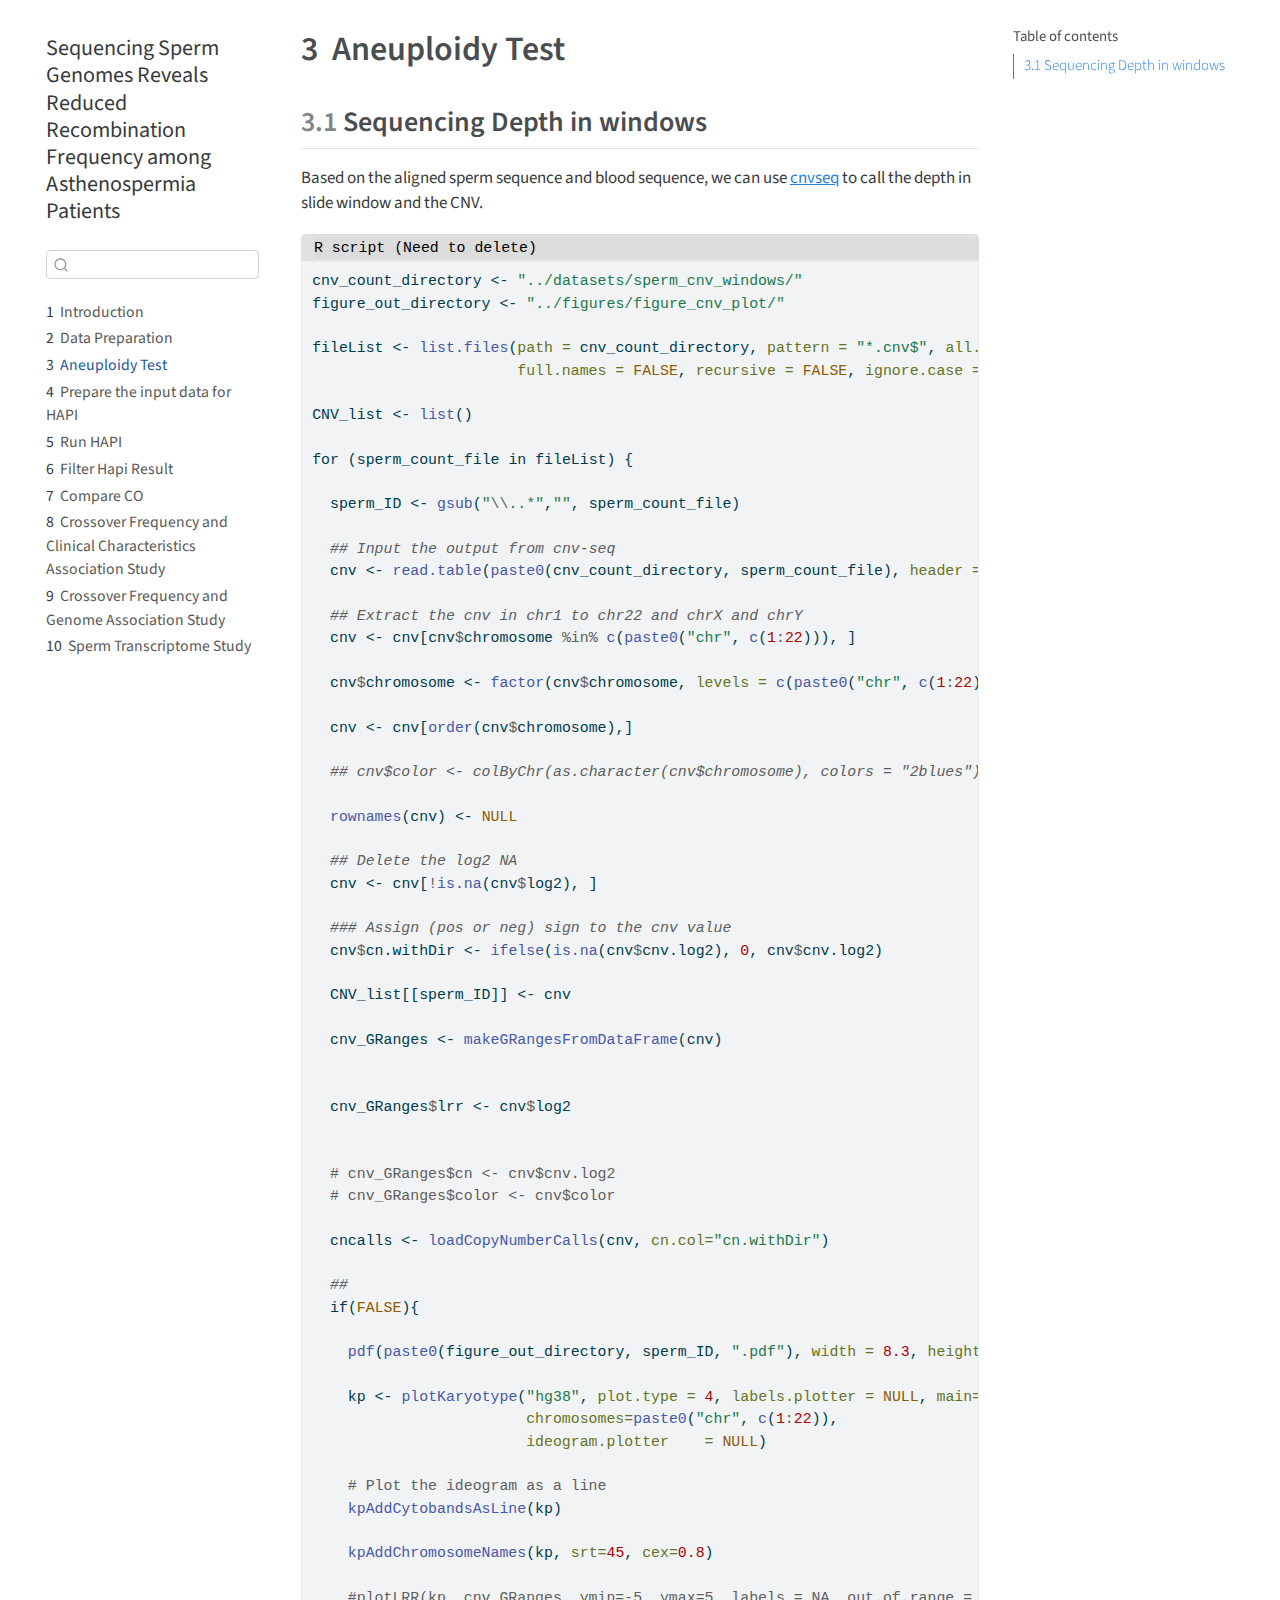
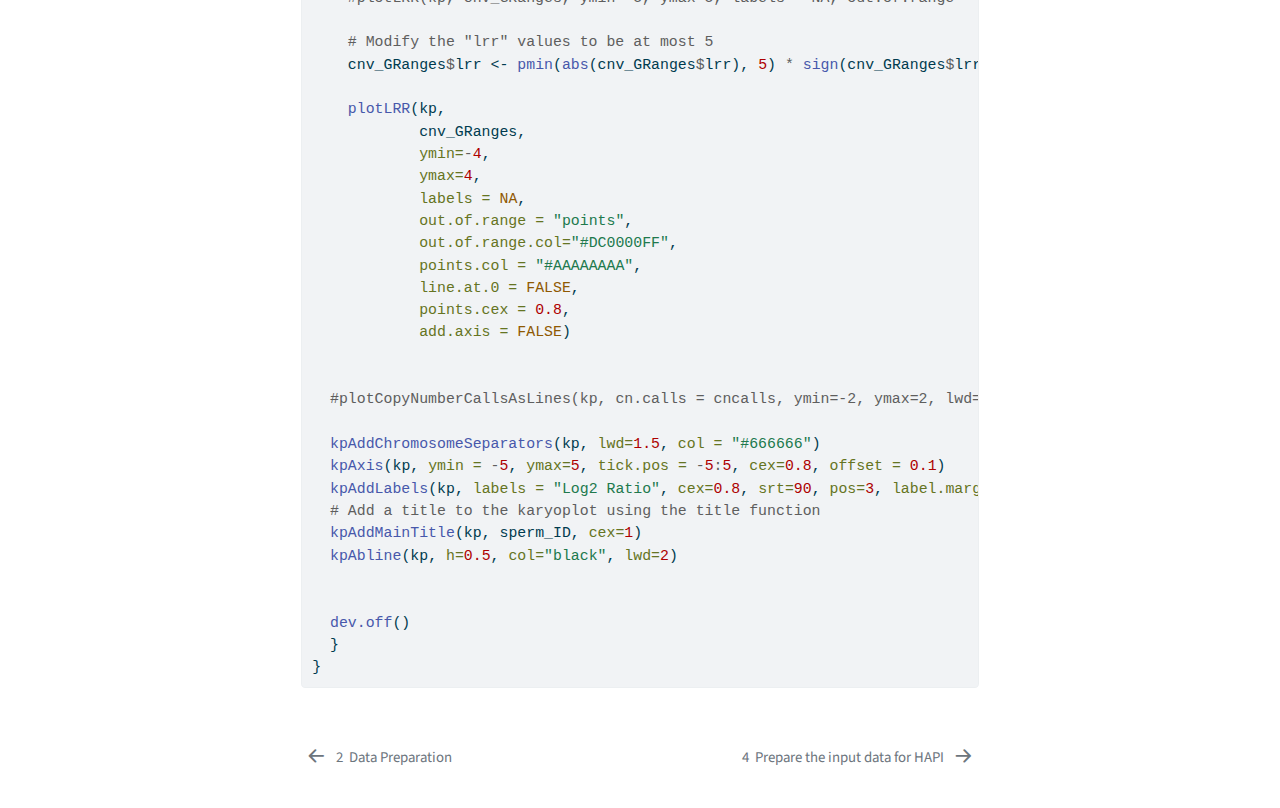
<file: _book/section_2_aneuploidy_test.html>
<!DOCTYPE html>
<html xmlns="http://www.w3.org/1999/xhtml" lang="en" xml:lang="en"><head>

<meta charset="utf-8">
<meta name="generator" content="quarto-1.3.450">

<meta name="viewport" content="width=device-width, initial-scale=1.0, user-scalable=yes">


<title>Sequencing Sperm Genomes Reveals Reduced Recombination Frequency among Asthenospermia Patients - 3&nbsp; Aneuploidy Test</title>
<style>
code{white-space: pre-wrap;}
span.smallcaps{font-variant: small-caps;}
div.columns{display: flex; gap: min(4vw, 1.5em);}
div.column{flex: auto; overflow-x: auto;}
div.hanging-indent{margin-left: 1.5em; text-indent: -1.5em;}
ul.task-list{list-style: none;}
ul.task-list li input[type="checkbox"] {
  width: 0.8em;
  margin: 0 0.8em 0.2em -1em; /* quarto-specific, see https://github.com/quarto-dev/quarto-cli/issues/4556 */ 
  vertical-align: middle;
}
/* CSS for syntax highlighting */
pre > code.sourceCode { white-space: pre; position: relative; }
pre > code.sourceCode > span { display: inline-block; line-height: 1.25; }
pre > code.sourceCode > span:empty { height: 1.2em; }
.sourceCode { overflow: visible; }
code.sourceCode > span { color: inherit; text-decoration: inherit; }
div.sourceCode { margin: 1em 0; }
pre.sourceCode { margin: 0; }
@media screen {
div.sourceCode { overflow: auto; }
}
@media print {
pre > code.sourceCode { white-space: pre-wrap; }
pre > code.sourceCode > span { text-indent: -5em; padding-left: 5em; }
}
pre.numberSource code
  { counter-reset: source-line 0; }
pre.numberSource code > span
  { position: relative; left: -4em; counter-increment: source-line; }
pre.numberSource code > span > a:first-child::before
  { content: counter(source-line);
    position: relative; left: -1em; text-align: right; vertical-align: baseline;
    border: none; display: inline-block;
    -webkit-touch-callout: none; -webkit-user-select: none;
    -khtml-user-select: none; -moz-user-select: none;
    -ms-user-select: none; user-select: none;
    padding: 0 4px; width: 4em;
  }
pre.numberSource { margin-left: 3em;  padding-left: 4px; }
div.sourceCode
  {   }
@media screen {
pre > code.sourceCode > span > a:first-child::before { text-decoration: underline; }
}
</style>


<script src="site_libs/quarto-nav/quarto-nav.js"></script>
<script src="site_libs/quarto-nav/headroom.min.js"></script>
<script src="site_libs/clipboard/clipboard.min.js"></script>
<script src="site_libs/quarto-search/autocomplete.umd.js"></script>
<script src="site_libs/quarto-search/fuse.min.js"></script>
<script src="site_libs/quarto-search/quarto-search.js"></script>
<meta name="quarto:offset" content="./">
<link href="./section_3_prepare_data_for_Hapi.html" rel="next">
<link href="./section_1_data_process.html" rel="prev">
<script src="site_libs/quarto-html/quarto.js"></script>
<script src="site_libs/quarto-html/popper.min.js"></script>
<script src="site_libs/quarto-html/tippy.umd.min.js"></script>
<script src="site_libs/quarto-html/anchor.min.js"></script>
<link href="site_libs/quarto-html/tippy.css" rel="stylesheet">
<link href="site_libs/quarto-html/quarto-syntax-highlighting.css" rel="stylesheet" id="quarto-text-highlighting-styles">
<script src="site_libs/bootstrap/bootstrap.min.js"></script>
<link href="site_libs/bootstrap/bootstrap-icons.css" rel="stylesheet">
<link href="site_libs/bootstrap/bootstrap.min.css" rel="stylesheet" id="quarto-bootstrap" data-mode="light">
<script id="quarto-search-options" type="application/json">{
  "location": "sidebar",
  "copy-button": false,
  "collapse-after": 3,
  "panel-placement": "start",
  "type": "textbox",
  "limit": 20,
  "language": {
    "search-no-results-text": "No results",
    "search-matching-documents-text": "matching documents",
    "search-copy-link-title": "Copy link to search",
    "search-hide-matches-text": "Hide additional matches",
    "search-more-match-text": "more match in this document",
    "search-more-matches-text": "more matches in this document",
    "search-clear-button-title": "Clear",
    "search-detached-cancel-button-title": "Cancel",
    "search-submit-button-title": "Submit",
    "search-label": "Search"
  }
}</script>


</head>

<body class="nav-sidebar floating">

<div id="quarto-search-results"></div>
  <header id="quarto-header" class="headroom fixed-top">
  <nav class="quarto-secondary-nav">
    <div class="container-fluid d-flex">
      <button type="button" class="quarto-btn-toggle btn" data-bs-toggle="collapse" data-bs-target="#quarto-sidebar,#quarto-sidebar-glass" aria-controls="quarto-sidebar" aria-expanded="false" aria-label="Toggle sidebar navigation" onclick="if (window.quartoToggleHeadroom) { window.quartoToggleHeadroom(); }">
        <i class="bi bi-layout-text-sidebar-reverse"></i>
      </button>
      <nav class="quarto-page-breadcrumbs" aria-label="breadcrumb"><ol class="breadcrumb"><li class="breadcrumb-item"><a href="./section_2_aneuploidy_test.html"><span class="chapter-number">3</span>&nbsp; <span class="chapter-title">Aneuploidy Test</span></a></li></ol></nav>
      <a class="flex-grow-1" role="button" data-bs-toggle="collapse" data-bs-target="#quarto-sidebar,#quarto-sidebar-glass" aria-controls="quarto-sidebar" aria-expanded="false" aria-label="Toggle sidebar navigation" onclick="if (window.quartoToggleHeadroom) { window.quartoToggleHeadroom(); }">      
      </a>
      <button type="button" class="btn quarto-search-button" aria-label="" onclick="window.quartoOpenSearch();">
        <i class="bi bi-search"></i>
      </button>
    </div>
  </nav>
</header>
<!-- content -->
<div id="quarto-content" class="quarto-container page-columns page-rows-contents page-layout-article">
<!-- sidebar -->
  <nav id="quarto-sidebar" class="sidebar collapse collapse-horizontal sidebar-navigation floating overflow-auto">
    <div class="pt-lg-2 mt-2 text-left sidebar-header">
    <div class="sidebar-title mb-0 py-0">
      <a href="./">Sequencing Sperm Genomes Reveals Reduced Recombination Frequency among Asthenospermia Patients</a> 
    </div>
      </div>
        <div class="mt-2 flex-shrink-0 align-items-center">
        <div class="sidebar-search">
        <div id="quarto-search" class="" title="Search"></div>
        </div>
        </div>
    <div class="sidebar-menu-container"> 
    <ul class="list-unstyled mt-1">
        <li class="sidebar-item">
  <div class="sidebar-item-container"> 
  <a href="./index.html" class="sidebar-item-text sidebar-link">
 <span class="menu-text"><span class="chapter-number">1</span>&nbsp; <span class="chapter-title">Introduction</span></span></a>
  </div>
</li>
        <li class="sidebar-item">
  <div class="sidebar-item-container"> 
  <a href="./section_1_data_process.html" class="sidebar-item-text sidebar-link">
 <span class="menu-text"><span class="chapter-number">2</span>&nbsp; <span class="chapter-title">Data Preparation</span></span></a>
  </div>
</li>
        <li class="sidebar-item">
  <div class="sidebar-item-container"> 
  <a href="./section_2_aneuploidy_test.html" class="sidebar-item-text sidebar-link active">
 <span class="menu-text"><span class="chapter-number">3</span>&nbsp; <span class="chapter-title">Aneuploidy Test</span></span></a>
  </div>
</li>
        <li class="sidebar-item">
  <div class="sidebar-item-container"> 
  <a href="./section_3_prepare_data_for_Hapi.html" class="sidebar-item-text sidebar-link">
 <span class="menu-text"><span class="chapter-number">4</span>&nbsp; <span class="chapter-title">Prepare the input data for HAPI</span></span></a>
  </div>
</li>
        <li class="sidebar-item">
  <div class="sidebar-item-container"> 
  <a href="./section_4_run_Hapi.html" class="sidebar-item-text sidebar-link">
 <span class="menu-text"><span class="chapter-number">5</span>&nbsp; <span class="chapter-title">Run HAPI</span></span></a>
  </div>
</li>
        <li class="sidebar-item">
  <div class="sidebar-item-container"> 
  <a href="./section_5_filter_HAPI_output.html" class="sidebar-item-text sidebar-link">
 <span class="menu-text"><span class="chapter-number">6</span>&nbsp; <span class="chapter-title">Filter Hapi Result</span></span></a>
  </div>
</li>
        <li class="sidebar-item">
  <div class="sidebar-item-container"> 
  <a href="./section_6_compare_CO.html" class="sidebar-item-text sidebar-link">
 <span class="menu-text"><span class="chapter-number">7</span>&nbsp; <span class="chapter-title">Compare CO</span></span></a>
  </div>
</li>
        <li class="sidebar-item">
  <div class="sidebar-item-container"> 
  <a href="./section_7_CO_and_clinical_outcome_association_study.html" class="sidebar-item-text sidebar-link">
 <span class="menu-text"><span class="chapter-number">8</span>&nbsp; <span class="chapter-title">Crossover Frequency and Clinical Characteristics Association Study</span></span></a>
  </div>
</li>
        <li class="sidebar-item">
  <div class="sidebar-item-container"> 
  <a href="./section_8_CO_whole_genome_association_study.html" class="sidebar-item-text sidebar-link">
 <span class="menu-text"><span class="chapter-number">9</span>&nbsp; <span class="chapter-title">Crossover Frequency and Genome Association Study</span></span></a>
  </div>
</li>
        <li class="sidebar-item">
  <div class="sidebar-item-container"> 
  <a href="./section_9_transcriptome.html" class="sidebar-item-text sidebar-link">
 <span class="menu-text"><span class="chapter-number">10</span>&nbsp; <span class="chapter-title">Sperm Transcriptome Study</span></span></a>
  </div>
</li>
    </ul>
    </div>
</nav>
<div id="quarto-sidebar-glass" data-bs-toggle="collapse" data-bs-target="#quarto-sidebar,#quarto-sidebar-glass"></div>
<!-- margin-sidebar -->
    <div id="quarto-margin-sidebar" class="sidebar margin-sidebar">
        <nav id="TOC" role="doc-toc" class="toc-active">
    <h2 id="toc-title">Table of contents</h2>
   
  <ul>
  <li><a href="#sequencing-depth-in-windows" id="toc-sequencing-depth-in-windows" class="nav-link active" data-scroll-target="#sequencing-depth-in-windows"><span class="header-section-number">3.1</span> Sequencing Depth in windows</a></li>
  </ul>
</nav>
    </div>
<!-- main -->
<main class="content" id="quarto-document-content">

<header id="title-block-header" class="quarto-title-block default">
<div class="quarto-title">
<h1 class="title"><span class="chapter-number">3</span>&nbsp; <span class="chapter-title">Aneuploidy Test</span></h1>
</div>



<div class="quarto-title-meta">

    
  
    
  </div>
  

</header>

<section id="sequencing-depth-in-windows" class="level2" data-number="3.1">
<h2 data-number="3.1" class="anchored" data-anchor-id="sequencing-depth-in-windows"><span class="header-section-number">3.1</span> Sequencing Depth in windows</h2>
<p>Based on the aligned sperm sequence and blood sequence, we can use <a href="https://github.com/hliang/cnv-seq">cnvseq</a> to call the depth in slide window and the CNV.</p>
<div class="cell">
<div class="code-with-filename">
<div class="code-with-filename-file">
<pre><strong>R script (Need to delete)</strong></pre>
</div>
<div class="sourceCode cell-code" id="cb1"><pre class="sourceCode r code-with-copy"><code class="sourceCode r"><span id="cb1-1"><a href="#cb1-1" aria-hidden="true" tabindex="-1"></a>cnv_count_directory <span class="ot">&lt;-</span> <span class="st">"../datasets/sperm_cnv_windows/"</span></span>
<span id="cb1-2"><a href="#cb1-2" aria-hidden="true" tabindex="-1"></a>figure_out_directory <span class="ot">&lt;-</span> <span class="st">"../figures/figure_cnv_plot/"</span></span>
<span id="cb1-3"><a href="#cb1-3" aria-hidden="true" tabindex="-1"></a></span>
<span id="cb1-4"><a href="#cb1-4" aria-hidden="true" tabindex="-1"></a>fileList <span class="ot">&lt;-</span> <span class="fu">list.files</span>(<span class="at">path =</span> cnv_count_directory, <span class="at">pattern =</span> <span class="st">"*.cnv$"</span>, <span class="at">all.files =</span> <span class="cn">FALSE</span>,</span>
<span id="cb1-5"><a href="#cb1-5" aria-hidden="true" tabindex="-1"></a>                       <span class="at">full.names =</span> <span class="cn">FALSE</span>, <span class="at">recursive =</span> <span class="cn">FALSE</span>, <span class="at">ignore.case =</span> <span class="cn">FALSE</span>, <span class="at">include.dirs =</span> <span class="cn">FALSE</span>, <span class="at">no.. =</span> <span class="cn">FALSE</span>)</span>
<span id="cb1-6"><a href="#cb1-6" aria-hidden="true" tabindex="-1"></a></span>
<span id="cb1-7"><a href="#cb1-7" aria-hidden="true" tabindex="-1"></a>CNV_list <span class="ot">&lt;-</span> <span class="fu">list</span>()</span>
<span id="cb1-8"><a href="#cb1-8" aria-hidden="true" tabindex="-1"></a></span>
<span id="cb1-9"><a href="#cb1-9" aria-hidden="true" tabindex="-1"></a><span class="cf">for</span> (sperm_count_file <span class="cf">in</span> fileList) {</span>
<span id="cb1-10"><a href="#cb1-10" aria-hidden="true" tabindex="-1"></a>  </span>
<span id="cb1-11"><a href="#cb1-11" aria-hidden="true" tabindex="-1"></a>  sperm_ID <span class="ot">&lt;-</span> <span class="fu">gsub</span>(<span class="st">"</span><span class="sc">\\</span><span class="st">..*"</span>,<span class="st">""</span>, sperm_count_file)</span>
<span id="cb1-12"><a href="#cb1-12" aria-hidden="true" tabindex="-1"></a>  </span>
<span id="cb1-13"><a href="#cb1-13" aria-hidden="true" tabindex="-1"></a>  <span class="do">## Input the output from cnv-seq</span></span>
<span id="cb1-14"><a href="#cb1-14" aria-hidden="true" tabindex="-1"></a>  cnv <span class="ot">&lt;-</span> <span class="fu">read.table</span>(<span class="fu">paste0</span>(cnv_count_directory, sperm_count_file), <span class="at">header =</span> T)</span>
<span id="cb1-15"><a href="#cb1-15" aria-hidden="true" tabindex="-1"></a>  </span>
<span id="cb1-16"><a href="#cb1-16" aria-hidden="true" tabindex="-1"></a>  <span class="do">## Extract the cnv in chr1 to chr22 and chrX and chrY</span></span>
<span id="cb1-17"><a href="#cb1-17" aria-hidden="true" tabindex="-1"></a>  cnv <span class="ot">&lt;-</span> cnv[cnv<span class="sc">$</span>chromosome <span class="sc">%in%</span> <span class="fu">c</span>(<span class="fu">paste0</span>(<span class="st">"chr"</span>, <span class="fu">c</span>(<span class="dv">1</span><span class="sc">:</span><span class="dv">22</span>))), ]</span>
<span id="cb1-18"><a href="#cb1-18" aria-hidden="true" tabindex="-1"></a>  </span>
<span id="cb1-19"><a href="#cb1-19" aria-hidden="true" tabindex="-1"></a>  cnv<span class="sc">$</span>chromosome <span class="ot">&lt;-</span> <span class="fu">factor</span>(cnv<span class="sc">$</span>chromosome, <span class="at">levels =</span> <span class="fu">c</span>(<span class="fu">paste0</span>(<span class="st">"chr"</span>, <span class="fu">c</span>(<span class="dv">1</span><span class="sc">:</span><span class="dv">22</span>))))</span>
<span id="cb1-20"><a href="#cb1-20" aria-hidden="true" tabindex="-1"></a>  </span>
<span id="cb1-21"><a href="#cb1-21" aria-hidden="true" tabindex="-1"></a>  cnv <span class="ot">&lt;-</span> cnv[<span class="fu">order</span>(cnv<span class="sc">$</span>chromosome),]</span>
<span id="cb1-22"><a href="#cb1-22" aria-hidden="true" tabindex="-1"></a>  </span>
<span id="cb1-23"><a href="#cb1-23" aria-hidden="true" tabindex="-1"></a>  <span class="do">## cnv$color &lt;- colByChr(as.character(cnv$chromosome), colors = "2blues")</span></span>
<span id="cb1-24"><a href="#cb1-24" aria-hidden="true" tabindex="-1"></a>  </span>
<span id="cb1-25"><a href="#cb1-25" aria-hidden="true" tabindex="-1"></a>  <span class="fu">rownames</span>(cnv) <span class="ot">&lt;-</span> <span class="cn">NULL</span></span>
<span id="cb1-26"><a href="#cb1-26" aria-hidden="true" tabindex="-1"></a>  </span>
<span id="cb1-27"><a href="#cb1-27" aria-hidden="true" tabindex="-1"></a>  <span class="do">## Delete the log2 NA</span></span>
<span id="cb1-28"><a href="#cb1-28" aria-hidden="true" tabindex="-1"></a>  cnv <span class="ot">&lt;-</span> cnv[<span class="sc">!</span><span class="fu">is.na</span>(cnv<span class="sc">$</span>log2), ]</span>
<span id="cb1-29"><a href="#cb1-29" aria-hidden="true" tabindex="-1"></a>  </span>
<span id="cb1-30"><a href="#cb1-30" aria-hidden="true" tabindex="-1"></a>  <span class="do">### Assign (pos or neg) sign to the cnv value</span></span>
<span id="cb1-31"><a href="#cb1-31" aria-hidden="true" tabindex="-1"></a>  cnv<span class="sc">$</span>cn.withDir <span class="ot">&lt;-</span> <span class="fu">ifelse</span>(<span class="fu">is.na</span>(cnv<span class="sc">$</span>cnv.log2), <span class="dv">0</span>, cnv<span class="sc">$</span>cnv.log2)</span>
<span id="cb1-32"><a href="#cb1-32" aria-hidden="true" tabindex="-1"></a>  </span>
<span id="cb1-33"><a href="#cb1-33" aria-hidden="true" tabindex="-1"></a>  CNV_list[[sperm_ID]] <span class="ot">&lt;-</span> cnv</span>
<span id="cb1-34"><a href="#cb1-34" aria-hidden="true" tabindex="-1"></a>    </span>
<span id="cb1-35"><a href="#cb1-35" aria-hidden="true" tabindex="-1"></a>  cnv_GRanges <span class="ot">&lt;-</span> <span class="fu">makeGRangesFromDataFrame</span>(cnv)</span>
<span id="cb1-36"><a href="#cb1-36" aria-hidden="true" tabindex="-1"></a>  </span>
<span id="cb1-37"><a href="#cb1-37" aria-hidden="true" tabindex="-1"></a>  </span>
<span id="cb1-38"><a href="#cb1-38" aria-hidden="true" tabindex="-1"></a>  cnv_GRanges<span class="sc">$</span>lrr <span class="ot">&lt;-</span> cnv<span class="sc">$</span>log2</span>
<span id="cb1-39"><a href="#cb1-39" aria-hidden="true" tabindex="-1"></a>  </span>
<span id="cb1-40"><a href="#cb1-40" aria-hidden="true" tabindex="-1"></a>  </span>
<span id="cb1-41"><a href="#cb1-41" aria-hidden="true" tabindex="-1"></a>  <span class="co"># cnv_GRanges$cn &lt;- cnv$cnv.log2</span></span>
<span id="cb1-42"><a href="#cb1-42" aria-hidden="true" tabindex="-1"></a>  <span class="co"># cnv_GRanges$color &lt;- cnv$color</span></span>
<span id="cb1-43"><a href="#cb1-43" aria-hidden="true" tabindex="-1"></a>    </span>
<span id="cb1-44"><a href="#cb1-44" aria-hidden="true" tabindex="-1"></a>  cncalls <span class="ot">&lt;-</span> <span class="fu">loadCopyNumberCalls</span>(cnv, <span class="at">cn.col=</span><span class="st">"cn.withDir"</span>)</span>
<span id="cb1-45"><a href="#cb1-45" aria-hidden="true" tabindex="-1"></a>  </span>
<span id="cb1-46"><a href="#cb1-46" aria-hidden="true" tabindex="-1"></a>  <span class="do">## </span></span>
<span id="cb1-47"><a href="#cb1-47" aria-hidden="true" tabindex="-1"></a>  <span class="cf">if</span>(<span class="cn">FALSE</span>){</span>
<span id="cb1-48"><a href="#cb1-48" aria-hidden="true" tabindex="-1"></a>    </span>
<span id="cb1-49"><a href="#cb1-49" aria-hidden="true" tabindex="-1"></a>    <span class="fu">pdf</span>(<span class="fu">paste0</span>(figure_out_directory, sperm_ID, <span class="st">".pdf"</span>), <span class="at">width =</span> <span class="fl">8.3</span>, <span class="at">height =</span> <span class="dv">2</span>)</span>
<span id="cb1-50"><a href="#cb1-50" aria-hidden="true" tabindex="-1"></a>    </span>
<span id="cb1-51"><a href="#cb1-51" aria-hidden="true" tabindex="-1"></a>    kp <span class="ot">&lt;-</span> <span class="fu">plotKaryotype</span>(<span class="st">"hg38"</span>, <span class="at">plot.type =</span> <span class="dv">4</span>, <span class="at">labels.plotter =</span> <span class="cn">NULL</span>, <span class="at">main=</span><span class="st">""</span>, <span class="at">cex=</span><span class="fl">0.02</span>,</span>
<span id="cb1-52"><a href="#cb1-52" aria-hidden="true" tabindex="-1"></a>                        <span class="at">chromosomes=</span><span class="fu">paste0</span>(<span class="st">"chr"</span>, <span class="fu">c</span>(<span class="dv">1</span><span class="sc">:</span><span class="dv">22</span>)),</span>
<span id="cb1-53"><a href="#cb1-53" aria-hidden="true" tabindex="-1"></a>                        <span class="at">ideogram.plotter    =</span> <span class="cn">NULL</span>)</span>
<span id="cb1-54"><a href="#cb1-54" aria-hidden="true" tabindex="-1"></a>    </span>
<span id="cb1-55"><a href="#cb1-55" aria-hidden="true" tabindex="-1"></a>    <span class="co"># Plot the ideogram as a line</span></span>
<span id="cb1-56"><a href="#cb1-56" aria-hidden="true" tabindex="-1"></a>    <span class="fu">kpAddCytobandsAsLine</span>(kp)</span>
<span id="cb1-57"><a href="#cb1-57" aria-hidden="true" tabindex="-1"></a>    </span>
<span id="cb1-58"><a href="#cb1-58" aria-hidden="true" tabindex="-1"></a>    <span class="fu">kpAddChromosomeNames</span>(kp, <span class="at">srt=</span><span class="dv">45</span>, <span class="at">cex=</span><span class="fl">0.8</span>)</span>
<span id="cb1-59"><a href="#cb1-59" aria-hidden="true" tabindex="-1"></a>    </span>
<span id="cb1-60"><a href="#cb1-60" aria-hidden="true" tabindex="-1"></a>    <span class="co">#plotLRR(kp, cnv_GRanges, ymin=-5, ymax=5, labels = NA, out.of.range = "points", out.of.range.col="red",points.col = "#AAAAAAAA", line.at.0 = FALSE, points.cex = 3, add.axis = FALSE)</span></span>
<span id="cb1-61"><a href="#cb1-61" aria-hidden="true" tabindex="-1"></a>  </span>
<span id="cb1-62"><a href="#cb1-62" aria-hidden="true" tabindex="-1"></a>    <span class="co"># Modify the "lrr" values to be at most 5</span></span>
<span id="cb1-63"><a href="#cb1-63" aria-hidden="true" tabindex="-1"></a>    cnv_GRanges<span class="sc">$</span>lrr <span class="ot">&lt;-</span> <span class="fu">pmin</span>(<span class="fu">abs</span>(cnv_GRanges<span class="sc">$</span>lrr), <span class="dv">5</span>) <span class="sc">*</span> <span class="fu">sign</span>(cnv_GRanges<span class="sc">$</span>lrr)</span>
<span id="cb1-64"><a href="#cb1-64" aria-hidden="true" tabindex="-1"></a>  </span>
<span id="cb1-65"><a href="#cb1-65" aria-hidden="true" tabindex="-1"></a>    <span class="fu">plotLRR</span>(kp,</span>
<span id="cb1-66"><a href="#cb1-66" aria-hidden="true" tabindex="-1"></a>            cnv_GRanges, </span>
<span id="cb1-67"><a href="#cb1-67" aria-hidden="true" tabindex="-1"></a>            <span class="at">ymin=</span><span class="sc">-</span><span class="dv">4</span>, </span>
<span id="cb1-68"><a href="#cb1-68" aria-hidden="true" tabindex="-1"></a>            <span class="at">ymax=</span><span class="dv">4</span>, </span>
<span id="cb1-69"><a href="#cb1-69" aria-hidden="true" tabindex="-1"></a>            <span class="at">labels =</span> <span class="cn">NA</span>, </span>
<span id="cb1-70"><a href="#cb1-70" aria-hidden="true" tabindex="-1"></a>            <span class="at">out.of.range =</span> <span class="st">"points"</span>, </span>
<span id="cb1-71"><a href="#cb1-71" aria-hidden="true" tabindex="-1"></a>            <span class="at">out.of.range.col=</span><span class="st">"#DC0000FF"</span>, </span>
<span id="cb1-72"><a href="#cb1-72" aria-hidden="true" tabindex="-1"></a>            <span class="at">points.col =</span> <span class="st">"#AAAAAAAA"</span>, </span>
<span id="cb1-73"><a href="#cb1-73" aria-hidden="true" tabindex="-1"></a>            <span class="at">line.at.0 =</span> <span class="cn">FALSE</span>, </span>
<span id="cb1-74"><a href="#cb1-74" aria-hidden="true" tabindex="-1"></a>            <span class="at">points.cex =</span> <span class="fl">0.8</span>, </span>
<span id="cb1-75"><a href="#cb1-75" aria-hidden="true" tabindex="-1"></a>            <span class="at">add.axis =</span> <span class="cn">FALSE</span>)</span>
<span id="cb1-76"><a href="#cb1-76" aria-hidden="true" tabindex="-1"></a>  </span>
<span id="cb1-77"><a href="#cb1-77" aria-hidden="true" tabindex="-1"></a>  </span>
<span id="cb1-78"><a href="#cb1-78" aria-hidden="true" tabindex="-1"></a>  <span class="co">#plotCopyNumberCallsAsLines(kp, cn.calls = cncalls, ymin=-2, ymax=2, lwd=6, add.axis=FALSE, labels = NA, col="#48B774", style="segments", r0=0.4, r1=0.6)</span></span>
<span id="cb1-79"><a href="#cb1-79" aria-hidden="true" tabindex="-1"></a>  </span>
<span id="cb1-80"><a href="#cb1-80" aria-hidden="true" tabindex="-1"></a>  <span class="fu">kpAddChromosomeSeparators</span>(kp, <span class="at">lwd=</span><span class="fl">1.5</span>, <span class="at">col =</span> <span class="st">"#666666"</span>)</span>
<span id="cb1-81"><a href="#cb1-81" aria-hidden="true" tabindex="-1"></a>  <span class="fu">kpAxis</span>(kp, <span class="at">ymin =</span> <span class="sc">-</span><span class="dv">5</span>, <span class="at">ymax=</span><span class="dv">5</span>, <span class="at">tick.pos =</span> <span class="sc">-</span><span class="dv">5</span><span class="sc">:</span><span class="dv">5</span>, <span class="at">cex=</span><span class="fl">0.8</span>, <span class="at">offset =</span> <span class="fl">0.1</span>)</span>
<span id="cb1-82"><a href="#cb1-82" aria-hidden="true" tabindex="-1"></a>  <span class="fu">kpAddLabels</span>(kp, <span class="at">labels =</span> <span class="st">"Log2 Ratio"</span>, <span class="at">cex=</span><span class="fl">0.8</span>, <span class="at">srt=</span><span class="dv">90</span>, <span class="at">pos=</span><span class="dv">3</span>, <span class="at">label.margin =</span> <span class="fl">0.03</span>)</span>
<span id="cb1-83"><a href="#cb1-83" aria-hidden="true" tabindex="-1"></a>  <span class="co"># Add a title to the karyoplot using the title function</span></span>
<span id="cb1-84"><a href="#cb1-84" aria-hidden="true" tabindex="-1"></a>  <span class="fu">kpAddMainTitle</span>(kp, sperm_ID, <span class="at">cex=</span><span class="dv">1</span>)</span>
<span id="cb1-85"><a href="#cb1-85" aria-hidden="true" tabindex="-1"></a>  <span class="fu">kpAbline</span>(kp, <span class="at">h=</span><span class="fl">0.5</span>, <span class="at">col=</span><span class="st">"black"</span>, <span class="at">lwd=</span><span class="dv">2</span>)</span>
<span id="cb1-86"><a href="#cb1-86" aria-hidden="true" tabindex="-1"></a></span>
<span id="cb1-87"><a href="#cb1-87" aria-hidden="true" tabindex="-1"></a>  </span>
<span id="cb1-88"><a href="#cb1-88" aria-hidden="true" tabindex="-1"></a>  <span class="fu">dev.off</span>()</span>
<span id="cb1-89"><a href="#cb1-89" aria-hidden="true" tabindex="-1"></a>  }</span>
<span id="cb1-90"><a href="#cb1-90" aria-hidden="true" tabindex="-1"></a>}</span></code><button title="Copy to Clipboard" class="code-copy-button"><i class="bi"></i></button></pre></div>
</div>
</div>


</section>

</main> <!-- /main -->
<script id="quarto-html-after-body" type="application/javascript">
window.document.addEventListener("DOMContentLoaded", function (event) {
  const toggleBodyColorMode = (bsSheetEl) => {
    const mode = bsSheetEl.getAttribute("data-mode");
    const bodyEl = window.document.querySelector("body");
    if (mode === "dark") {
      bodyEl.classList.add("quarto-dark");
      bodyEl.classList.remove("quarto-light");
    } else {
      bodyEl.classList.add("quarto-light");
      bodyEl.classList.remove("quarto-dark");
    }
  }
  const toggleBodyColorPrimary = () => {
    const bsSheetEl = window.document.querySelector("link#quarto-bootstrap");
    if (bsSheetEl) {
      toggleBodyColorMode(bsSheetEl);
    }
  }
  toggleBodyColorPrimary();  
  const icon = "";
  const anchorJS = new window.AnchorJS();
  anchorJS.options = {
    placement: 'right',
    icon: icon
  };
  anchorJS.add('.anchored');
  const isCodeAnnotation = (el) => {
    for (const clz of el.classList) {
      if (clz.startsWith('code-annotation-')) {                     
        return true;
      }
    }
    return false;
  }
  const clipboard = new window.ClipboardJS('.code-copy-button', {
    text: function(trigger) {
      const codeEl = trigger.previousElementSibling.cloneNode(true);
      for (const childEl of codeEl.children) {
        if (isCodeAnnotation(childEl)) {
          childEl.remove();
        }
      }
      return codeEl.innerText;
    }
  });
  clipboard.on('success', function(e) {
    // button target
    const button = e.trigger;
    // don't keep focus
    button.blur();
    // flash "checked"
    button.classList.add('code-copy-button-checked');
    var currentTitle = button.getAttribute("title");
    button.setAttribute("title", "Copied!");
    let tooltip;
    if (window.bootstrap) {
      button.setAttribute("data-bs-toggle", "tooltip");
      button.setAttribute("data-bs-placement", "left");
      button.setAttribute("data-bs-title", "Copied!");
      tooltip = new bootstrap.Tooltip(button, 
        { trigger: "manual", 
          customClass: "code-copy-button-tooltip",
          offset: [0, -8]});
      tooltip.show();    
    }
    setTimeout(function() {
      if (tooltip) {
        tooltip.hide();
        button.removeAttribute("data-bs-title");
        button.removeAttribute("data-bs-toggle");
        button.removeAttribute("data-bs-placement");
      }
      button.setAttribute("title", currentTitle);
      button.classList.remove('code-copy-button-checked');
    }, 1000);
    // clear code selection
    e.clearSelection();
  });
  function tippyHover(el, contentFn) {
    const config = {
      allowHTML: true,
      content: contentFn,
      maxWidth: 500,
      delay: 100,
      arrow: false,
      appendTo: function(el) {
          return el.parentElement;
      },
      interactive: true,
      interactiveBorder: 10,
      theme: 'quarto',
      placement: 'bottom-start'
    };
    window.tippy(el, config); 
  }
  const noterefs = window.document.querySelectorAll('a[role="doc-noteref"]');
  for (var i=0; i<noterefs.length; i++) {
    const ref = noterefs[i];
    tippyHover(ref, function() {
      // use id or data attribute instead here
      let href = ref.getAttribute('data-footnote-href') || ref.getAttribute('href');
      try { href = new URL(href).hash; } catch {}
      const id = href.replace(/^#\/?/, "");
      const note = window.document.getElementById(id);
      return note.innerHTML;
    });
  }
      let selectedAnnoteEl;
      const selectorForAnnotation = ( cell, annotation) => {
        let cellAttr = 'data-code-cell="' + cell + '"';
        let lineAttr = 'data-code-annotation="' +  annotation + '"';
        const selector = 'span[' + cellAttr + '][' + lineAttr + ']';
        return selector;
      }
      const selectCodeLines = (annoteEl) => {
        const doc = window.document;
        const targetCell = annoteEl.getAttribute("data-target-cell");
        const targetAnnotation = annoteEl.getAttribute("data-target-annotation");
        const annoteSpan = window.document.querySelector(selectorForAnnotation(targetCell, targetAnnotation));
        const lines = annoteSpan.getAttribute("data-code-lines").split(",");
        const lineIds = lines.map((line) => {
          return targetCell + "-" + line;
        })
        let top = null;
        let height = null;
        let parent = null;
        if (lineIds.length > 0) {
            //compute the position of the single el (top and bottom and make a div)
            const el = window.document.getElementById(lineIds[0]);
            top = el.offsetTop;
            height = el.offsetHeight;
            parent = el.parentElement.parentElement;
          if (lineIds.length > 1) {
            const lastEl = window.document.getElementById(lineIds[lineIds.length - 1]);
            const bottom = lastEl.offsetTop + lastEl.offsetHeight;
            height = bottom - top;
          }
          if (top !== null && height !== null && parent !== null) {
            // cook up a div (if necessary) and position it 
            let div = window.document.getElementById("code-annotation-line-highlight");
            if (div === null) {
              div = window.document.createElement("div");
              div.setAttribute("id", "code-annotation-line-highlight");
              div.style.position = 'absolute';
              parent.appendChild(div);
            }
            div.style.top = top - 2 + "px";
            div.style.height = height + 4 + "px";
            let gutterDiv = window.document.getElementById("code-annotation-line-highlight-gutter");
            if (gutterDiv === null) {
              gutterDiv = window.document.createElement("div");
              gutterDiv.setAttribute("id", "code-annotation-line-highlight-gutter");
              gutterDiv.style.position = 'absolute';
              const codeCell = window.document.getElementById(targetCell);
              const gutter = codeCell.querySelector('.code-annotation-gutter');
              gutter.appendChild(gutterDiv);
            }
            gutterDiv.style.top = top - 2 + "px";
            gutterDiv.style.height = height + 4 + "px";
          }
          selectedAnnoteEl = annoteEl;
        }
      };
      const unselectCodeLines = () => {
        const elementsIds = ["code-annotation-line-highlight", "code-annotation-line-highlight-gutter"];
        elementsIds.forEach((elId) => {
          const div = window.document.getElementById(elId);
          if (div) {
            div.remove();
          }
        });
        selectedAnnoteEl = undefined;
      };
      // Attach click handler to the DT
      const annoteDls = window.document.querySelectorAll('dt[data-target-cell]');
      for (const annoteDlNode of annoteDls) {
        annoteDlNode.addEventListener('click', (event) => {
          const clickedEl = event.target;
          if (clickedEl !== selectedAnnoteEl) {
            unselectCodeLines();
            const activeEl = window.document.querySelector('dt[data-target-cell].code-annotation-active');
            if (activeEl) {
              activeEl.classList.remove('code-annotation-active');
            }
            selectCodeLines(clickedEl);
            clickedEl.classList.add('code-annotation-active');
          } else {
            // Unselect the line
            unselectCodeLines();
            clickedEl.classList.remove('code-annotation-active');
          }
        });
      }
  const findCites = (el) => {
    const parentEl = el.parentElement;
    if (parentEl) {
      const cites = parentEl.dataset.cites;
      if (cites) {
        return {
          el,
          cites: cites.split(' ')
        };
      } else {
        return findCites(el.parentElement)
      }
    } else {
      return undefined;
    }
  };
  var bibliorefs = window.document.querySelectorAll('a[role="doc-biblioref"]');
  for (var i=0; i<bibliorefs.length; i++) {
    const ref = bibliorefs[i];
    const citeInfo = findCites(ref);
    if (citeInfo) {
      tippyHover(citeInfo.el, function() {
        var popup = window.document.createElement('div');
        citeInfo.cites.forEach(function(cite) {
          var citeDiv = window.document.createElement('div');
          citeDiv.classList.add('hanging-indent');
          citeDiv.classList.add('csl-entry');
          var biblioDiv = window.document.getElementById('ref-' + cite);
          if (biblioDiv) {
            citeDiv.innerHTML = biblioDiv.innerHTML;
          }
          popup.appendChild(citeDiv);
        });
        return popup.innerHTML;
      });
    }
  }
});
</script>
<nav class="page-navigation">
  <div class="nav-page nav-page-previous">
      <a href="./section_1_data_process.html" class="pagination-link">
        <i class="bi bi-arrow-left-short"></i> <span class="nav-page-text"><span class="chapter-number">2</span>&nbsp; <span class="chapter-title">Data Preparation</span></span>
      </a>          
  </div>
  <div class="nav-page nav-page-next">
      <a href="./section_3_prepare_data_for_Hapi.html" class="pagination-link">
        <span class="nav-page-text"><span class="chapter-number">4</span>&nbsp; <span class="chapter-title">Prepare the input data for HAPI</span></span> <i class="bi bi-arrow-right-short"></i>
      </a>
  </div>
</nav>
</div> <!-- /content -->



</body></html>
</file>
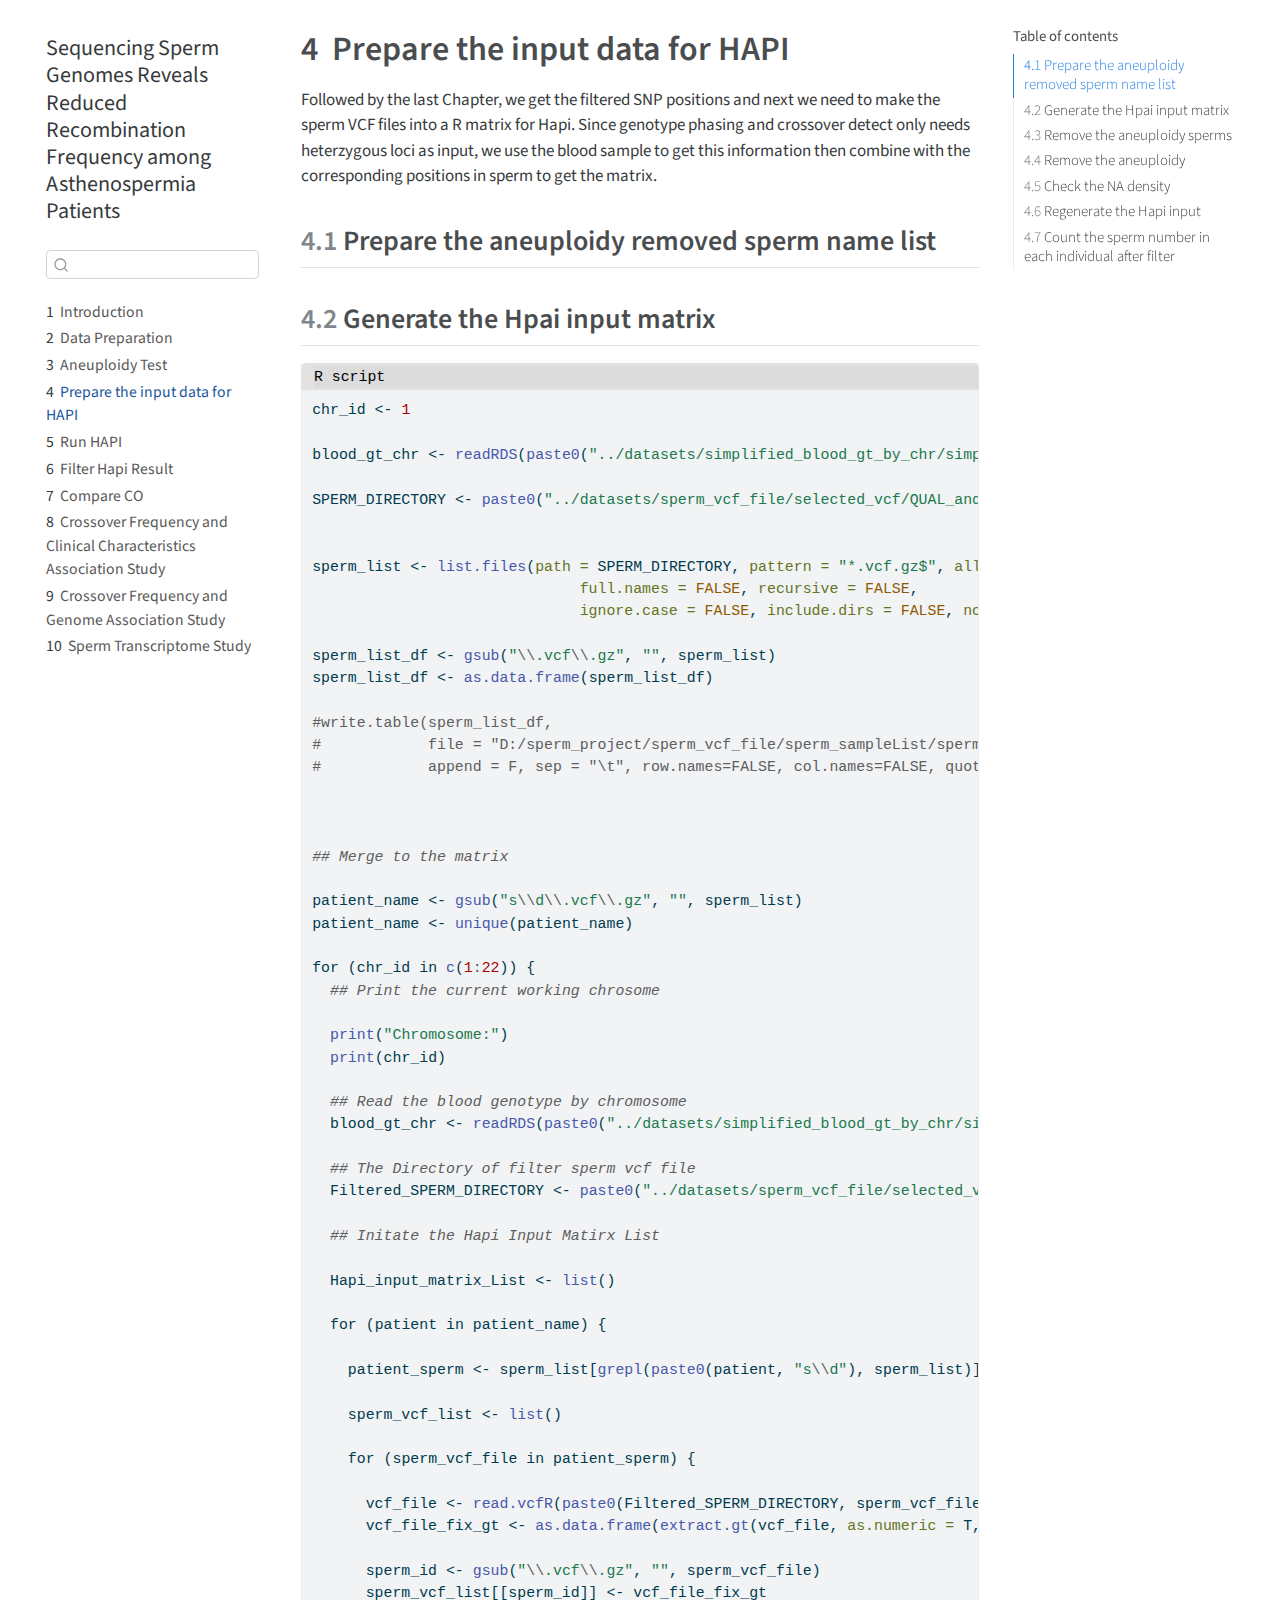
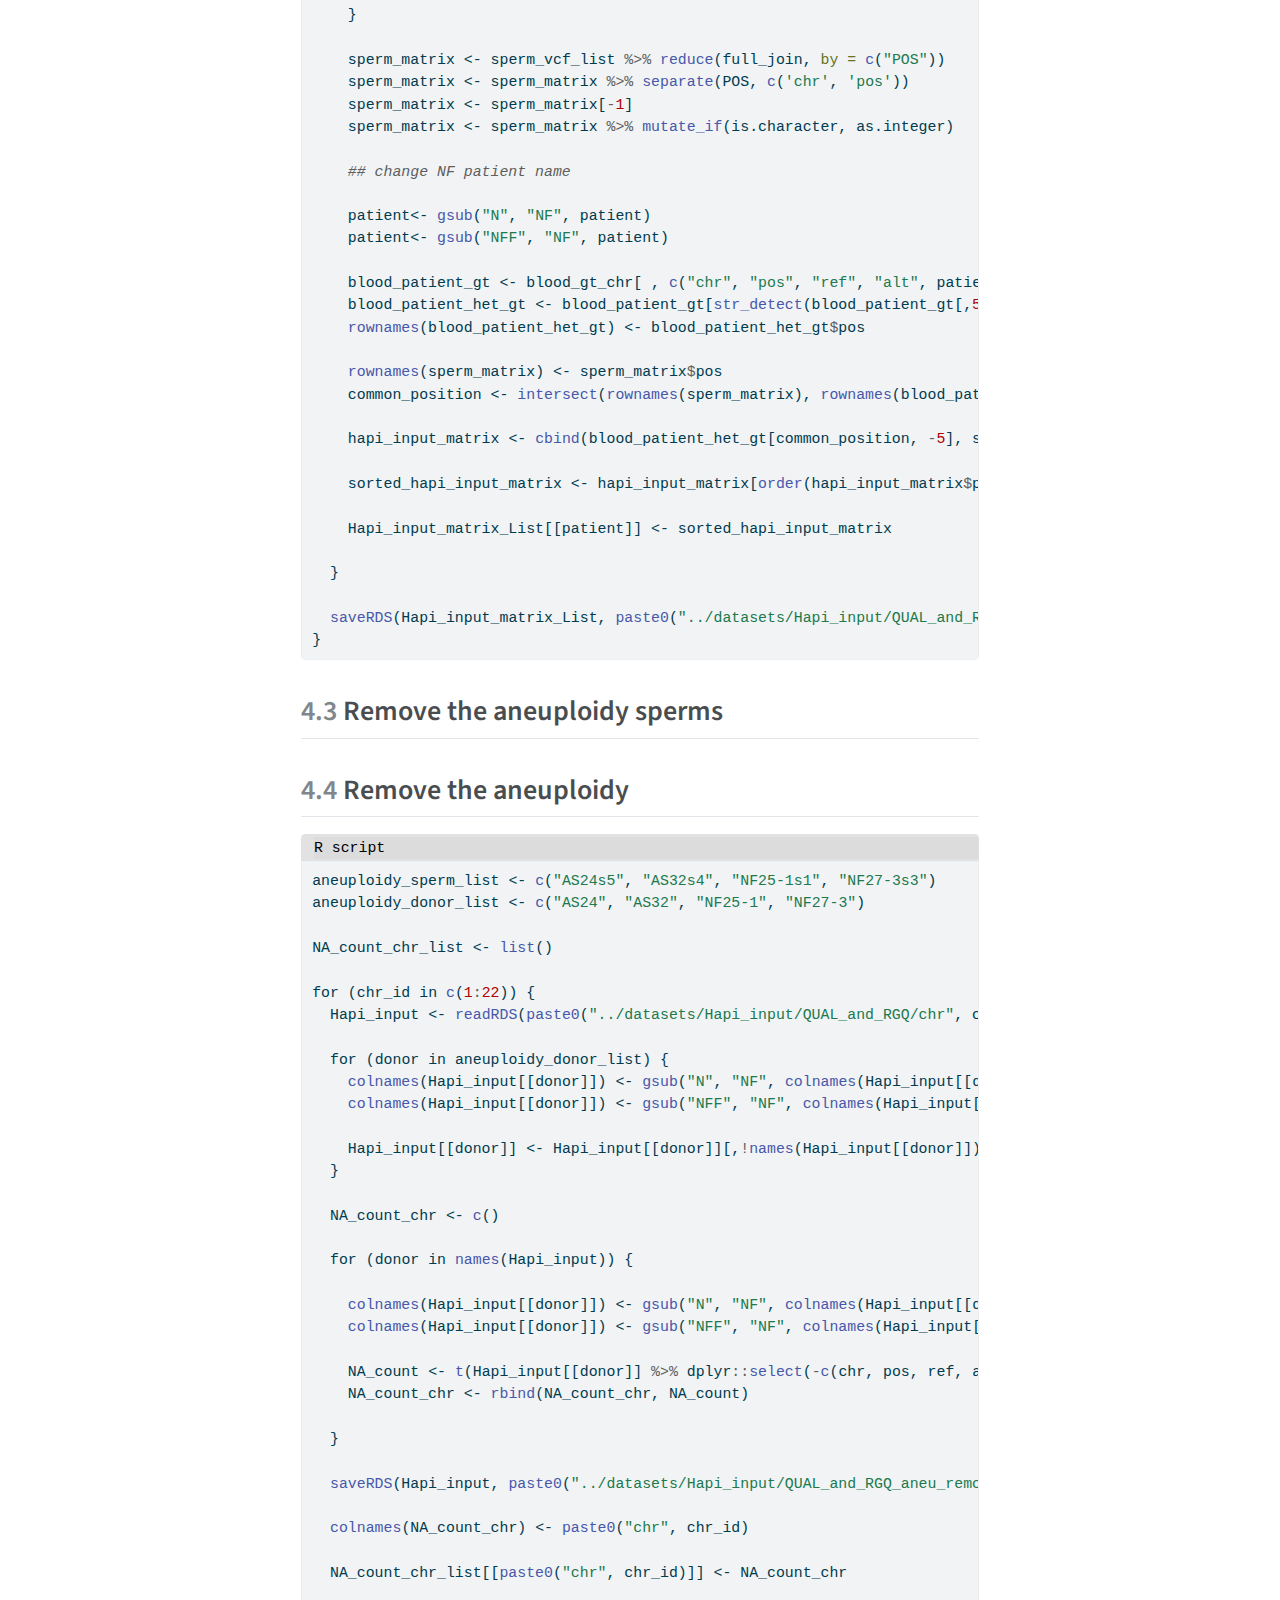
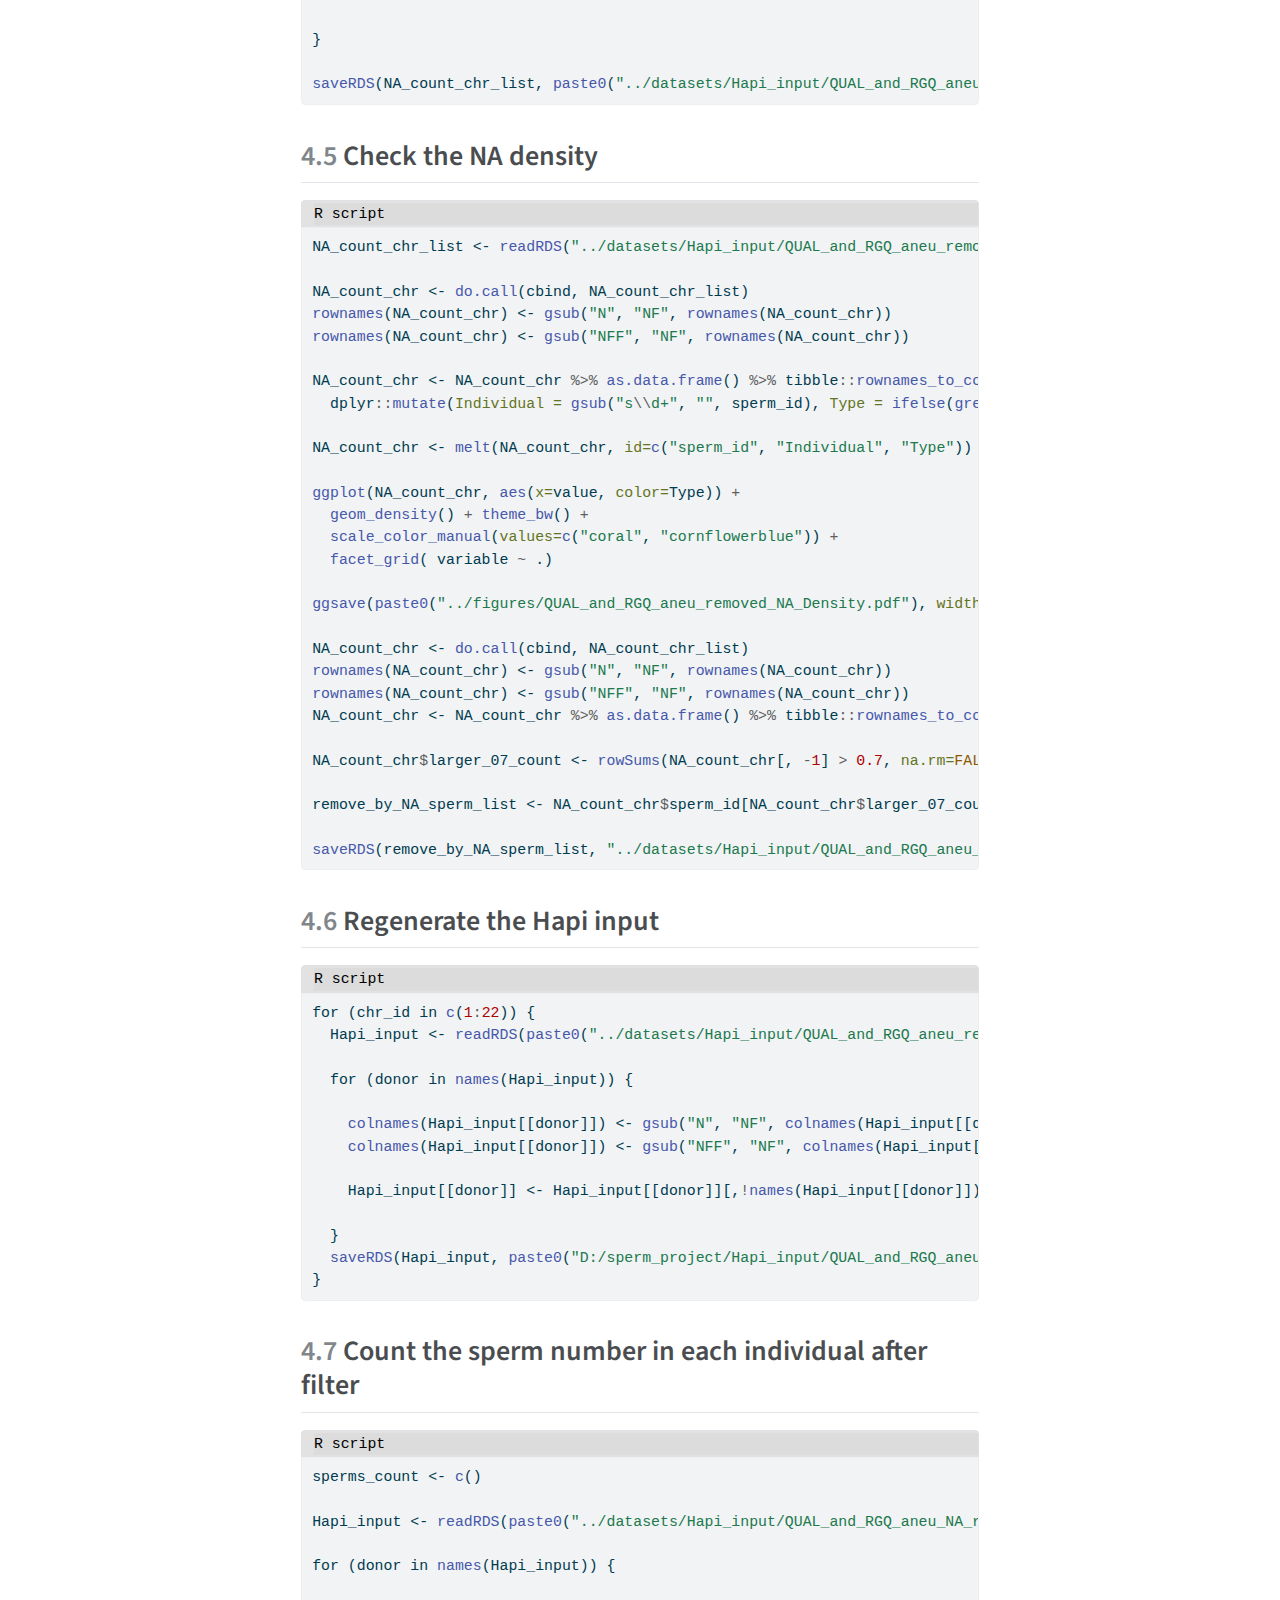
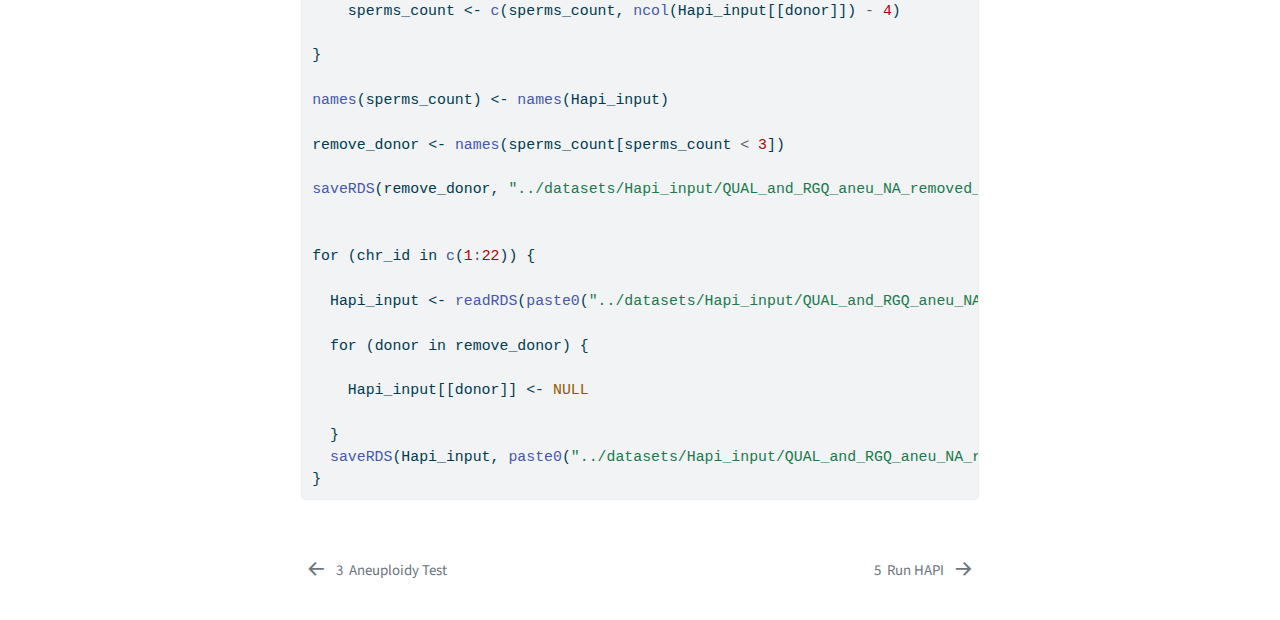
<file: _book/section_3_prepare_data_for_Hapi.html>
<!DOCTYPE html>
<html xmlns="http://www.w3.org/1999/xhtml" lang="en" xml:lang="en"><head>

<meta charset="utf-8">
<meta name="generator" content="quarto-1.3.450">

<meta name="viewport" content="width=device-width, initial-scale=1.0, user-scalable=yes">


<title>Sequencing Sperm Genomes Reveals Reduced Recombination Frequency among Asthenospermia Patients - 4&nbsp; Prepare the input data for HAPI</title>
<style>
code{white-space: pre-wrap;}
span.smallcaps{font-variant: small-caps;}
div.columns{display: flex; gap: min(4vw, 1.5em);}
div.column{flex: auto; overflow-x: auto;}
div.hanging-indent{margin-left: 1.5em; text-indent: -1.5em;}
ul.task-list{list-style: none;}
ul.task-list li input[type="checkbox"] {
  width: 0.8em;
  margin: 0 0.8em 0.2em -1em; /* quarto-specific, see https://github.com/quarto-dev/quarto-cli/issues/4556 */ 
  vertical-align: middle;
}
/* CSS for syntax highlighting */
pre > code.sourceCode { white-space: pre; position: relative; }
pre > code.sourceCode > span { display: inline-block; line-height: 1.25; }
pre > code.sourceCode > span:empty { height: 1.2em; }
.sourceCode { overflow: visible; }
code.sourceCode > span { color: inherit; text-decoration: inherit; }
div.sourceCode { margin: 1em 0; }
pre.sourceCode { margin: 0; }
@media screen {
div.sourceCode { overflow: auto; }
}
@media print {
pre > code.sourceCode { white-space: pre-wrap; }
pre > code.sourceCode > span { text-indent: -5em; padding-left: 5em; }
}
pre.numberSource code
  { counter-reset: source-line 0; }
pre.numberSource code > span
  { position: relative; left: -4em; counter-increment: source-line; }
pre.numberSource code > span > a:first-child::before
  { content: counter(source-line);
    position: relative; left: -1em; text-align: right; vertical-align: baseline;
    border: none; display: inline-block;
    -webkit-touch-callout: none; -webkit-user-select: none;
    -khtml-user-select: none; -moz-user-select: none;
    -ms-user-select: none; user-select: none;
    padding: 0 4px; width: 4em;
  }
pre.numberSource { margin-left: 3em;  padding-left: 4px; }
div.sourceCode
  {   }
@media screen {
pre > code.sourceCode > span > a:first-child::before { text-decoration: underline; }
}
</style>


<script src="site_libs/quarto-nav/quarto-nav.js"></script>
<script src="site_libs/quarto-nav/headroom.min.js"></script>
<script src="site_libs/clipboard/clipboard.min.js"></script>
<script src="site_libs/quarto-search/autocomplete.umd.js"></script>
<script src="site_libs/quarto-search/fuse.min.js"></script>
<script src="site_libs/quarto-search/quarto-search.js"></script>
<meta name="quarto:offset" content="./">
<link href="./section_4_run_Hapi.html" rel="next">
<link href="./section_2_aneuploidy_test.html" rel="prev">
<script src="site_libs/quarto-html/quarto.js"></script>
<script src="site_libs/quarto-html/popper.min.js"></script>
<script src="site_libs/quarto-html/tippy.umd.min.js"></script>
<script src="site_libs/quarto-html/anchor.min.js"></script>
<link href="site_libs/quarto-html/tippy.css" rel="stylesheet">
<link href="site_libs/quarto-html/quarto-syntax-highlighting.css" rel="stylesheet" id="quarto-text-highlighting-styles">
<script src="site_libs/bootstrap/bootstrap.min.js"></script>
<link href="site_libs/bootstrap/bootstrap-icons.css" rel="stylesheet">
<link href="site_libs/bootstrap/bootstrap.min.css" rel="stylesheet" id="quarto-bootstrap" data-mode="light">
<script id="quarto-search-options" type="application/json">{
  "location": "sidebar",
  "copy-button": false,
  "collapse-after": 3,
  "panel-placement": "start",
  "type": "textbox",
  "limit": 20,
  "language": {
    "search-no-results-text": "No results",
    "search-matching-documents-text": "matching documents",
    "search-copy-link-title": "Copy link to search",
    "search-hide-matches-text": "Hide additional matches",
    "search-more-match-text": "more match in this document",
    "search-more-matches-text": "more matches in this document",
    "search-clear-button-title": "Clear",
    "search-detached-cancel-button-title": "Cancel",
    "search-submit-button-title": "Submit",
    "search-label": "Search"
  }
}</script>


</head>

<body class="nav-sidebar floating">

<div id="quarto-search-results"></div>
  <header id="quarto-header" class="headroom fixed-top">
  <nav class="quarto-secondary-nav">
    <div class="container-fluid d-flex">
      <button type="button" class="quarto-btn-toggle btn" data-bs-toggle="collapse" data-bs-target="#quarto-sidebar,#quarto-sidebar-glass" aria-controls="quarto-sidebar" aria-expanded="false" aria-label="Toggle sidebar navigation" onclick="if (window.quartoToggleHeadroom) { window.quartoToggleHeadroom(); }">
        <i class="bi bi-layout-text-sidebar-reverse"></i>
      </button>
      <nav class="quarto-page-breadcrumbs" aria-label="breadcrumb"><ol class="breadcrumb"><li class="breadcrumb-item"><a href="./section_3_prepare_data_for_Hapi.html"><span class="chapter-number">4</span>&nbsp; <span class="chapter-title">Prepare the input data for HAPI</span></a></li></ol></nav>
      <a class="flex-grow-1" role="button" data-bs-toggle="collapse" data-bs-target="#quarto-sidebar,#quarto-sidebar-glass" aria-controls="quarto-sidebar" aria-expanded="false" aria-label="Toggle sidebar navigation" onclick="if (window.quartoToggleHeadroom) { window.quartoToggleHeadroom(); }">      
      </a>
      <button type="button" class="btn quarto-search-button" aria-label="" onclick="window.quartoOpenSearch();">
        <i class="bi bi-search"></i>
      </button>
    </div>
  </nav>
</header>
<!-- content -->
<div id="quarto-content" class="quarto-container page-columns page-rows-contents page-layout-article">
<!-- sidebar -->
  <nav id="quarto-sidebar" class="sidebar collapse collapse-horizontal sidebar-navigation floating overflow-auto">
    <div class="pt-lg-2 mt-2 text-left sidebar-header">
    <div class="sidebar-title mb-0 py-0">
      <a href="./">Sequencing Sperm Genomes Reveals Reduced Recombination Frequency among Asthenospermia Patients</a> 
    </div>
      </div>
        <div class="mt-2 flex-shrink-0 align-items-center">
        <div class="sidebar-search">
        <div id="quarto-search" class="" title="Search"></div>
        </div>
        </div>
    <div class="sidebar-menu-container"> 
    <ul class="list-unstyled mt-1">
        <li class="sidebar-item">
  <div class="sidebar-item-container"> 
  <a href="./index.html" class="sidebar-item-text sidebar-link">
 <span class="menu-text"><span class="chapter-number">1</span>&nbsp; <span class="chapter-title">Introduction</span></span></a>
  </div>
</li>
        <li class="sidebar-item">
  <div class="sidebar-item-container"> 
  <a href="./section_1_data_process.html" class="sidebar-item-text sidebar-link">
 <span class="menu-text"><span class="chapter-number">2</span>&nbsp; <span class="chapter-title">Data Preparation</span></span></a>
  </div>
</li>
        <li class="sidebar-item">
  <div class="sidebar-item-container"> 
  <a href="./section_2_aneuploidy_test.html" class="sidebar-item-text sidebar-link">
 <span class="menu-text"><span class="chapter-number">3</span>&nbsp; <span class="chapter-title">Aneuploidy Test</span></span></a>
  </div>
</li>
        <li class="sidebar-item">
  <div class="sidebar-item-container"> 
  <a href="./section_3_prepare_data_for_Hapi.html" class="sidebar-item-text sidebar-link active">
 <span class="menu-text"><span class="chapter-number">4</span>&nbsp; <span class="chapter-title">Prepare the input data for HAPI</span></span></a>
  </div>
</li>
        <li class="sidebar-item">
  <div class="sidebar-item-container"> 
  <a href="./section_4_run_Hapi.html" class="sidebar-item-text sidebar-link">
 <span class="menu-text"><span class="chapter-number">5</span>&nbsp; <span class="chapter-title">Run HAPI</span></span></a>
  </div>
</li>
        <li class="sidebar-item">
  <div class="sidebar-item-container"> 
  <a href="./section_5_filter_HAPI_output.html" class="sidebar-item-text sidebar-link">
 <span class="menu-text"><span class="chapter-number">6</span>&nbsp; <span class="chapter-title">Filter Hapi Result</span></span></a>
  </div>
</li>
        <li class="sidebar-item">
  <div class="sidebar-item-container"> 
  <a href="./section_6_compare_CO.html" class="sidebar-item-text sidebar-link">
 <span class="menu-text"><span class="chapter-number">7</span>&nbsp; <span class="chapter-title">Compare CO</span></span></a>
  </div>
</li>
        <li class="sidebar-item">
  <div class="sidebar-item-container"> 
  <a href="./section_7_CO_and_clinical_outcome_association_study.html" class="sidebar-item-text sidebar-link">
 <span class="menu-text"><span class="chapter-number">8</span>&nbsp; <span class="chapter-title">Crossover Frequency and Clinical Characteristics Association Study</span></span></a>
  </div>
</li>
        <li class="sidebar-item">
  <div class="sidebar-item-container"> 
  <a href="./section_8_CO_whole_genome_association_study.html" class="sidebar-item-text sidebar-link">
 <span class="menu-text"><span class="chapter-number">9</span>&nbsp; <span class="chapter-title">Crossover Frequency and Genome Association Study</span></span></a>
  </div>
</li>
        <li class="sidebar-item">
  <div class="sidebar-item-container"> 
  <a href="./section_9_transcriptome.html" class="sidebar-item-text sidebar-link">
 <span class="menu-text"><span class="chapter-number">10</span>&nbsp; <span class="chapter-title">Sperm Transcriptome Study</span></span></a>
  </div>
</li>
    </ul>
    </div>
</nav>
<div id="quarto-sidebar-glass" data-bs-toggle="collapse" data-bs-target="#quarto-sidebar,#quarto-sidebar-glass"></div>
<!-- margin-sidebar -->
    <div id="quarto-margin-sidebar" class="sidebar margin-sidebar">
        <nav id="TOC" role="doc-toc" class="toc-active">
    <h2 id="toc-title">Table of contents</h2>
   
  <ul>
  <li><a href="#prepare-the-aneuploidy-removed-sperm-name-list" id="toc-prepare-the-aneuploidy-removed-sperm-name-list" class="nav-link active" data-scroll-target="#prepare-the-aneuploidy-removed-sperm-name-list"><span class="header-section-number">4.1</span> Prepare the aneuploidy removed sperm name list</a></li>
  <li><a href="#generate-the-hpai-input-matrix" id="toc-generate-the-hpai-input-matrix" class="nav-link" data-scroll-target="#generate-the-hpai-input-matrix"><span class="header-section-number">4.2</span> Generate the Hpai input matrix</a></li>
  <li><a href="#remove-the-aneuploidy-sperms" id="toc-remove-the-aneuploidy-sperms" class="nav-link" data-scroll-target="#remove-the-aneuploidy-sperms"><span class="header-section-number">4.3</span> Remove the aneuploidy sperms</a></li>
  <li><a href="#remove-the-aneuploidy" id="toc-remove-the-aneuploidy" class="nav-link" data-scroll-target="#remove-the-aneuploidy"><span class="header-section-number">4.4</span> Remove the aneuploidy</a></li>
  <li><a href="#check-the-na-density" id="toc-check-the-na-density" class="nav-link" data-scroll-target="#check-the-na-density"><span class="header-section-number">4.5</span> Check the NA density</a></li>
  <li><a href="#regenerate-the-hapi-input" id="toc-regenerate-the-hapi-input" class="nav-link" data-scroll-target="#regenerate-the-hapi-input"><span class="header-section-number">4.6</span> Regenerate the Hapi input</a></li>
  <li><a href="#count-the-sperm-number-in-each-individual-after-filter" id="toc-count-the-sperm-number-in-each-individual-after-filter" class="nav-link" data-scroll-target="#count-the-sperm-number-in-each-individual-after-filter"><span class="header-section-number">4.7</span> Count the sperm number in each individual after filter</a></li>
  </ul>
</nav>
    </div>
<!-- main -->
<main class="content" id="quarto-document-content">

<header id="title-block-header" class="quarto-title-block default">
<div class="quarto-title">
<h1 class="title"><span class="chapter-number">4</span>&nbsp; <span class="chapter-title">Prepare the input data for HAPI</span></h1>
</div>



<div class="quarto-title-meta">

    
  
    
  </div>
  

</header>

<p>Followed by the last Chapter, we get the filtered SNP positions and next we need to make the sperm VCF files into a R matrix for Hapi. Since genotype phasing and crossover detect only needs heterzygous loci as input, we use the blood sample to get this information then combine with the corresponding positions in sperm to get the matrix.</p>
<section id="prepare-the-aneuploidy-removed-sperm-name-list" class="level2" data-number="4.1">
<h2 data-number="4.1" class="anchored" data-anchor-id="prepare-the-aneuploidy-removed-sperm-name-list"><span class="header-section-number">4.1</span> Prepare the aneuploidy removed sperm name list</h2>
</section>
<section id="generate-the-hpai-input-matrix" class="level2" data-number="4.2">
<h2 data-number="4.2" class="anchored" data-anchor-id="generate-the-hpai-input-matrix"><span class="header-section-number">4.2</span> Generate the Hpai input matrix</h2>
<div class="cell">
<div class="code-with-filename">
<div class="code-with-filename-file">
<pre><strong>R script</strong></pre>
</div>
<div class="sourceCode cell-code" id="cb1"><pre class="sourceCode r code-with-copy"><code class="sourceCode r"><span id="cb1-1"><a href="#cb1-1" aria-hidden="true" tabindex="-1"></a>chr_id <span class="ot">&lt;-</span> <span class="dv">1</span></span>
<span id="cb1-2"><a href="#cb1-2" aria-hidden="true" tabindex="-1"></a></span>
<span id="cb1-3"><a href="#cb1-3" aria-hidden="true" tabindex="-1"></a>blood_gt_chr <span class="ot">&lt;-</span> <span class="fu">readRDS</span>(<span class="fu">paste0</span>(<span class="st">"../datasets/simplified_blood_gt_by_chr/simplified_blood_gt_by_chr"</span>, chr_id, <span class="st">".rds"</span>))</span>
<span id="cb1-4"><a href="#cb1-4" aria-hidden="true" tabindex="-1"></a></span>
<span id="cb1-5"><a href="#cb1-5" aria-hidden="true" tabindex="-1"></a>SPERM_DIRECTORY <span class="ot">&lt;-</span> <span class="fu">paste0</span>(<span class="st">"../datasets/sperm_vcf_file/selected_vcf/QUAL_and_RGQ/chr"</span>, chr_id, <span class="st">"/"</span>)</span>
<span id="cb1-6"><a href="#cb1-6" aria-hidden="true" tabindex="-1"></a></span>
<span id="cb1-7"><a href="#cb1-7" aria-hidden="true" tabindex="-1"></a></span>
<span id="cb1-8"><a href="#cb1-8" aria-hidden="true" tabindex="-1"></a>sperm_list <span class="ot">&lt;-</span> <span class="fu">list.files</span>(<span class="at">path =</span> SPERM_DIRECTORY, <span class="at">pattern =</span> <span class="st">"*.vcf.gz$"</span>, <span class="at">all.files =</span> <span class="cn">FALSE</span>, </span>
<span id="cb1-9"><a href="#cb1-9" aria-hidden="true" tabindex="-1"></a>                              <span class="at">full.names =</span> <span class="cn">FALSE</span>, <span class="at">recursive =</span> <span class="cn">FALSE</span>,</span>
<span id="cb1-10"><a href="#cb1-10" aria-hidden="true" tabindex="-1"></a>                              <span class="at">ignore.case =</span> <span class="cn">FALSE</span>, <span class="at">include.dirs =</span> <span class="cn">FALSE</span>, <span class="at">no.. =</span> <span class="cn">FALSE</span>)</span>
<span id="cb1-11"><a href="#cb1-11" aria-hidden="true" tabindex="-1"></a></span>
<span id="cb1-12"><a href="#cb1-12" aria-hidden="true" tabindex="-1"></a>sperm_list_df <span class="ot">&lt;-</span> <span class="fu">gsub</span>(<span class="st">"</span><span class="sc">\\</span><span class="st">.vcf</span><span class="sc">\\</span><span class="st">.gz"</span>, <span class="st">""</span>, sperm_list)  </span>
<span id="cb1-13"><a href="#cb1-13" aria-hidden="true" tabindex="-1"></a>sperm_list_df <span class="ot">&lt;-</span> <span class="fu">as.data.frame</span>(sperm_list_df)</span>
<span id="cb1-14"><a href="#cb1-14" aria-hidden="true" tabindex="-1"></a></span>
<span id="cb1-15"><a href="#cb1-15" aria-hidden="true" tabindex="-1"></a><span class="co">#write.table(sperm_list_df, </span></span>
<span id="cb1-16"><a href="#cb1-16" aria-hidden="true" tabindex="-1"></a><span class="co">#            file = "D:/sperm_project/sperm_vcf_file/sperm_sampleList/sperm_sample_nameList.tsv", </span></span>
<span id="cb1-17"><a href="#cb1-17" aria-hidden="true" tabindex="-1"></a><span class="co">#            append = F, sep = "\t", row.names=FALSE, col.names=FALSE, quote=FALSE)</span></span>
<span id="cb1-18"><a href="#cb1-18" aria-hidden="true" tabindex="-1"></a></span>
<span id="cb1-19"><a href="#cb1-19" aria-hidden="true" tabindex="-1"></a></span>
<span id="cb1-20"><a href="#cb1-20" aria-hidden="true" tabindex="-1"></a></span>
<span id="cb1-21"><a href="#cb1-21" aria-hidden="true" tabindex="-1"></a><span class="do">## Merge to the matrix</span></span>
<span id="cb1-22"><a href="#cb1-22" aria-hidden="true" tabindex="-1"></a></span>
<span id="cb1-23"><a href="#cb1-23" aria-hidden="true" tabindex="-1"></a>patient_name <span class="ot">&lt;-</span> <span class="fu">gsub</span>(<span class="st">"s</span><span class="sc">\\</span><span class="st">d</span><span class="sc">\\</span><span class="st">.vcf</span><span class="sc">\\</span><span class="st">.gz"</span>, <span class="st">""</span>, sperm_list)</span>
<span id="cb1-24"><a href="#cb1-24" aria-hidden="true" tabindex="-1"></a>patient_name <span class="ot">&lt;-</span> <span class="fu">unique</span>(patient_name)</span>
<span id="cb1-25"><a href="#cb1-25" aria-hidden="true" tabindex="-1"></a></span>
<span id="cb1-26"><a href="#cb1-26" aria-hidden="true" tabindex="-1"></a><span class="cf">for</span> (chr_id <span class="cf">in</span> <span class="fu">c</span>(<span class="dv">1</span><span class="sc">:</span><span class="dv">22</span>)) {</span>
<span id="cb1-27"><a href="#cb1-27" aria-hidden="true" tabindex="-1"></a>  <span class="do">## Print the current working chrosome</span></span>
<span id="cb1-28"><a href="#cb1-28" aria-hidden="true" tabindex="-1"></a>  </span>
<span id="cb1-29"><a href="#cb1-29" aria-hidden="true" tabindex="-1"></a>  <span class="fu">print</span>(<span class="st">"Chromosome:"</span>)</span>
<span id="cb1-30"><a href="#cb1-30" aria-hidden="true" tabindex="-1"></a>  <span class="fu">print</span>(chr_id)</span>
<span id="cb1-31"><a href="#cb1-31" aria-hidden="true" tabindex="-1"></a>  </span>
<span id="cb1-32"><a href="#cb1-32" aria-hidden="true" tabindex="-1"></a>  <span class="do">## Read the blood genotype by chromosome</span></span>
<span id="cb1-33"><a href="#cb1-33" aria-hidden="true" tabindex="-1"></a>  blood_gt_chr <span class="ot">&lt;-</span> <span class="fu">readRDS</span>(<span class="fu">paste0</span>(<span class="st">"../datasets/simplified_blood_gt_by_chr/simplified_blood_gt_by_chr"</span>, chr_id, <span class="st">".rds"</span>))</span>
<span id="cb1-34"><a href="#cb1-34" aria-hidden="true" tabindex="-1"></a>  </span>
<span id="cb1-35"><a href="#cb1-35" aria-hidden="true" tabindex="-1"></a>  <span class="do">## The Directory of filter sperm vcf file</span></span>
<span id="cb1-36"><a href="#cb1-36" aria-hidden="true" tabindex="-1"></a>  Filtered_SPERM_DIRECTORY <span class="ot">&lt;-</span> <span class="fu">paste0</span>(<span class="st">"../datasets/sperm_vcf_file/selected_vcf/QUAL_and_RGQ/chr"</span>, chr_id, <span class="st">"/"</span>)</span>
<span id="cb1-37"><a href="#cb1-37" aria-hidden="true" tabindex="-1"></a>  </span>
<span id="cb1-38"><a href="#cb1-38" aria-hidden="true" tabindex="-1"></a>  <span class="do">## Initate the Hapi Input Matirx List</span></span>
<span id="cb1-39"><a href="#cb1-39" aria-hidden="true" tabindex="-1"></a>  </span>
<span id="cb1-40"><a href="#cb1-40" aria-hidden="true" tabindex="-1"></a>  Hapi_input_matrix_List <span class="ot">&lt;-</span> <span class="fu">list</span>()</span>
<span id="cb1-41"><a href="#cb1-41" aria-hidden="true" tabindex="-1"></a>  </span>
<span id="cb1-42"><a href="#cb1-42" aria-hidden="true" tabindex="-1"></a>  <span class="cf">for</span> (patient <span class="cf">in</span> patient_name) {</span>
<span id="cb1-43"><a href="#cb1-43" aria-hidden="true" tabindex="-1"></a>    </span>
<span id="cb1-44"><a href="#cb1-44" aria-hidden="true" tabindex="-1"></a>    patient_sperm <span class="ot">&lt;-</span> sperm_list[<span class="fu">grepl</span>(<span class="fu">paste0</span>(patient, <span class="st">"s</span><span class="sc">\\</span><span class="st">d"</span>), sperm_list)]</span>
<span id="cb1-45"><a href="#cb1-45" aria-hidden="true" tabindex="-1"></a>    </span>
<span id="cb1-46"><a href="#cb1-46" aria-hidden="true" tabindex="-1"></a>    sperm_vcf_list <span class="ot">&lt;-</span> <span class="fu">list</span>()</span>
<span id="cb1-47"><a href="#cb1-47" aria-hidden="true" tabindex="-1"></a>    </span>
<span id="cb1-48"><a href="#cb1-48" aria-hidden="true" tabindex="-1"></a>    <span class="cf">for</span> (sperm_vcf_file <span class="cf">in</span> patient_sperm) {</span>
<span id="cb1-49"><a href="#cb1-49" aria-hidden="true" tabindex="-1"></a>      </span>
<span id="cb1-50"><a href="#cb1-50" aria-hidden="true" tabindex="-1"></a>      vcf_file <span class="ot">&lt;-</span> <span class="fu">read.vcfR</span>(<span class="fu">paste0</span>(Filtered_SPERM_DIRECTORY, sperm_vcf_file), <span class="at">verbose =</span> <span class="cn">FALSE</span>)</span>
<span id="cb1-51"><a href="#cb1-51" aria-hidden="true" tabindex="-1"></a>      vcf_file_fix_gt <span class="ot">&lt;-</span> <span class="fu">as.data.frame</span>(<span class="fu">extract.gt</span>(vcf_file, <span class="at">as.numeric =</span> T, <span class="at">IDtoRowNames =</span> T)) <span class="sc">%&gt;%</span> tibble<span class="sc">::</span><span class="fu">rownames_to_column</span>(<span class="st">"POS"</span>)</span>
<span id="cb1-52"><a href="#cb1-52" aria-hidden="true" tabindex="-1"></a>      </span>
<span id="cb1-53"><a href="#cb1-53" aria-hidden="true" tabindex="-1"></a>      sperm_id <span class="ot">&lt;-</span> <span class="fu">gsub</span>(<span class="st">"</span><span class="sc">\\</span><span class="st">.vcf</span><span class="sc">\\</span><span class="st">.gz"</span>, <span class="st">""</span>, sperm_vcf_file)</span>
<span id="cb1-54"><a href="#cb1-54" aria-hidden="true" tabindex="-1"></a>      sperm_vcf_list[[sperm_id]] <span class="ot">&lt;-</span> vcf_file_fix_gt</span>
<span id="cb1-55"><a href="#cb1-55" aria-hidden="true" tabindex="-1"></a>    }</span>
<span id="cb1-56"><a href="#cb1-56" aria-hidden="true" tabindex="-1"></a>    </span>
<span id="cb1-57"><a href="#cb1-57" aria-hidden="true" tabindex="-1"></a>    sperm_matrix <span class="ot">&lt;-</span> sperm_vcf_list <span class="sc">%&gt;%</span> <span class="fu">reduce</span>(full_join, <span class="at">by =</span> <span class="fu">c</span>(<span class="st">"POS"</span>))</span>
<span id="cb1-58"><a href="#cb1-58" aria-hidden="true" tabindex="-1"></a>    sperm_matrix <span class="ot">&lt;-</span> sperm_matrix <span class="sc">%&gt;%</span> <span class="fu">separate</span>(POS, <span class="fu">c</span>(<span class="st">'chr'</span>, <span class="st">'pos'</span>))</span>
<span id="cb1-59"><a href="#cb1-59" aria-hidden="true" tabindex="-1"></a>    sperm_matrix <span class="ot">&lt;-</span> sperm_matrix[<span class="sc">-</span><span class="dv">1</span>]</span>
<span id="cb1-60"><a href="#cb1-60" aria-hidden="true" tabindex="-1"></a>    sperm_matrix <span class="ot">&lt;-</span> sperm_matrix <span class="sc">%&gt;%</span> <span class="fu">mutate_if</span>(is.character, as.integer)</span>
<span id="cb1-61"><a href="#cb1-61" aria-hidden="true" tabindex="-1"></a>    </span>
<span id="cb1-62"><a href="#cb1-62" aria-hidden="true" tabindex="-1"></a>    <span class="do">## change NF patient name</span></span>
<span id="cb1-63"><a href="#cb1-63" aria-hidden="true" tabindex="-1"></a>    </span>
<span id="cb1-64"><a href="#cb1-64" aria-hidden="true" tabindex="-1"></a>    patient<span class="ot">&lt;-</span> <span class="fu">gsub</span>(<span class="st">"N"</span>, <span class="st">"NF"</span>, patient)</span>
<span id="cb1-65"><a href="#cb1-65" aria-hidden="true" tabindex="-1"></a>    patient<span class="ot">&lt;-</span> <span class="fu">gsub</span>(<span class="st">"NFF"</span>, <span class="st">"NF"</span>, patient)</span>
<span id="cb1-66"><a href="#cb1-66" aria-hidden="true" tabindex="-1"></a>    </span>
<span id="cb1-67"><a href="#cb1-67" aria-hidden="true" tabindex="-1"></a>    blood_patient_gt <span class="ot">&lt;-</span> blood_gt_chr[ , <span class="fu">c</span>(<span class="st">"chr"</span>, <span class="st">"pos"</span>, <span class="st">"ref"</span>, <span class="st">"alt"</span>, patient)]</span>
<span id="cb1-68"><a href="#cb1-68" aria-hidden="true" tabindex="-1"></a>    blood_patient_het_gt <span class="ot">&lt;-</span> blood_patient_gt[<span class="fu">str_detect</span>(blood_patient_gt[,<span class="dv">5</span>], <span class="st">"0/1|0</span><span class="sc">\\</span><span class="st">|1"</span>), ]</span>
<span id="cb1-69"><a href="#cb1-69" aria-hidden="true" tabindex="-1"></a>    <span class="fu">rownames</span>(blood_patient_het_gt) <span class="ot">&lt;-</span> blood_patient_het_gt<span class="sc">$</span>pos</span>
<span id="cb1-70"><a href="#cb1-70" aria-hidden="true" tabindex="-1"></a>    </span>
<span id="cb1-71"><a href="#cb1-71" aria-hidden="true" tabindex="-1"></a>    <span class="fu">rownames</span>(sperm_matrix) <span class="ot">&lt;-</span> sperm_matrix<span class="sc">$</span>pos</span>
<span id="cb1-72"><a href="#cb1-72" aria-hidden="true" tabindex="-1"></a>    common_position <span class="ot">&lt;-</span> <span class="fu">intersect</span>(<span class="fu">rownames</span>(sperm_matrix), <span class="fu">rownames</span>(blood_patient_het_gt))</span>
<span id="cb1-73"><a href="#cb1-73" aria-hidden="true" tabindex="-1"></a>    </span>
<span id="cb1-74"><a href="#cb1-74" aria-hidden="true" tabindex="-1"></a>    hapi_input_matrix <span class="ot">&lt;-</span> <span class="fu">cbind</span>(blood_patient_het_gt[common_position, <span class="sc">-</span><span class="dv">5</span>], sperm_matrix[common_position, <span class="sc">-</span><span class="fu">c</span>(<span class="dv">1</span>)])</span>
<span id="cb1-75"><a href="#cb1-75" aria-hidden="true" tabindex="-1"></a>    </span>
<span id="cb1-76"><a href="#cb1-76" aria-hidden="true" tabindex="-1"></a>    sorted_hapi_input_matrix <span class="ot">&lt;-</span> hapi_input_matrix[<span class="fu">order</span>(hapi_input_matrix<span class="sc">$</span>pos),]</span>
<span id="cb1-77"><a href="#cb1-77" aria-hidden="true" tabindex="-1"></a>    </span>
<span id="cb1-78"><a href="#cb1-78" aria-hidden="true" tabindex="-1"></a>    Hapi_input_matrix_List[[patient]] <span class="ot">&lt;-</span> sorted_hapi_input_matrix</span>
<span id="cb1-79"><a href="#cb1-79" aria-hidden="true" tabindex="-1"></a>    </span>
<span id="cb1-80"><a href="#cb1-80" aria-hidden="true" tabindex="-1"></a>  }  </span>
<span id="cb1-81"><a href="#cb1-81" aria-hidden="true" tabindex="-1"></a>  </span>
<span id="cb1-82"><a href="#cb1-82" aria-hidden="true" tabindex="-1"></a>  <span class="fu">saveRDS</span>(Hapi_input_matrix_List, <span class="fu">paste0</span>(<span class="st">"../datasets/Hapi_input/QUAL_and_RGQ/chr"</span>, chr_id, <span class="st">".rds"</span>))</span>
<span id="cb1-83"><a href="#cb1-83" aria-hidden="true" tabindex="-1"></a>}</span></code><button title="Copy to Clipboard" class="code-copy-button"><i class="bi"></i></button></pre></div>
</div>
</div>
</section>
<section id="remove-the-aneuploidy-sperms" class="level2" data-number="4.3">
<h2 data-number="4.3" class="anchored" data-anchor-id="remove-the-aneuploidy-sperms"><span class="header-section-number">4.3</span> Remove the aneuploidy sperms</h2>
</section>
<section id="remove-the-aneuploidy" class="level2" data-number="4.4">
<h2 data-number="4.4" class="anchored" data-anchor-id="remove-the-aneuploidy"><span class="header-section-number">4.4</span> Remove the aneuploidy</h2>
<div class="cell">
<div class="code-with-filename">
<div class="code-with-filename-file">
<pre><strong>R script</strong></pre>
</div>
<div class="sourceCode cell-code" id="cb2"><pre class="sourceCode r code-with-copy"><code class="sourceCode r"><span id="cb2-1"><a href="#cb2-1" aria-hidden="true" tabindex="-1"></a>aneuploidy_sperm_list <span class="ot">&lt;-</span> <span class="fu">c</span>(<span class="st">"AS24s5"</span>, <span class="st">"AS32s4"</span>, <span class="st">"NF25-1s1"</span>, <span class="st">"NF27-3s3"</span>)</span>
<span id="cb2-2"><a href="#cb2-2" aria-hidden="true" tabindex="-1"></a>aneuploidy_donor_list <span class="ot">&lt;-</span> <span class="fu">c</span>(<span class="st">"AS24"</span>, <span class="st">"AS32"</span>, <span class="st">"NF25-1"</span>, <span class="st">"NF27-3"</span>)</span>
<span id="cb2-3"><a href="#cb2-3" aria-hidden="true" tabindex="-1"></a></span>
<span id="cb2-4"><a href="#cb2-4" aria-hidden="true" tabindex="-1"></a>NA_count_chr_list <span class="ot">&lt;-</span> <span class="fu">list</span>()  </span>
<span id="cb2-5"><a href="#cb2-5" aria-hidden="true" tabindex="-1"></a></span>
<span id="cb2-6"><a href="#cb2-6" aria-hidden="true" tabindex="-1"></a><span class="cf">for</span> (chr_id <span class="cf">in</span> <span class="fu">c</span>(<span class="dv">1</span><span class="sc">:</span><span class="dv">22</span>)) {</span>
<span id="cb2-7"><a href="#cb2-7" aria-hidden="true" tabindex="-1"></a>  Hapi_input <span class="ot">&lt;-</span> <span class="fu">readRDS</span>(<span class="fu">paste0</span>(<span class="st">"../datasets/Hapi_input/QUAL_and_RGQ/chr"</span>, chr_id, <span class="st">".rds"</span>))</span>
<span id="cb2-8"><a href="#cb2-8" aria-hidden="true" tabindex="-1"></a>  </span>
<span id="cb2-9"><a href="#cb2-9" aria-hidden="true" tabindex="-1"></a>  <span class="cf">for</span> (donor <span class="cf">in</span> aneuploidy_donor_list) {</span>
<span id="cb2-10"><a href="#cb2-10" aria-hidden="true" tabindex="-1"></a>    <span class="fu">colnames</span>(Hapi_input[[donor]]) <span class="ot">&lt;-</span> <span class="fu">gsub</span>(<span class="st">"N"</span>, <span class="st">"NF"</span>, <span class="fu">colnames</span>(Hapi_input[[donor]]))</span>
<span id="cb2-11"><a href="#cb2-11" aria-hidden="true" tabindex="-1"></a>    <span class="fu">colnames</span>(Hapi_input[[donor]]) <span class="ot">&lt;-</span> <span class="fu">gsub</span>(<span class="st">"NFF"</span>, <span class="st">"NF"</span>, <span class="fu">colnames</span>(Hapi_input[[donor]]))</span>
<span id="cb2-12"><a href="#cb2-12" aria-hidden="true" tabindex="-1"></a>    </span>
<span id="cb2-13"><a href="#cb2-13" aria-hidden="true" tabindex="-1"></a>    Hapi_input[[donor]] <span class="ot">&lt;-</span> Hapi_input[[donor]][,<span class="sc">!</span><span class="fu">names</span>(Hapi_input[[donor]]) <span class="sc">%in%</span> aneuploidy_sperm_list]</span>
<span id="cb2-14"><a href="#cb2-14" aria-hidden="true" tabindex="-1"></a>  }</span>
<span id="cb2-15"><a href="#cb2-15" aria-hidden="true" tabindex="-1"></a>  </span>
<span id="cb2-16"><a href="#cb2-16" aria-hidden="true" tabindex="-1"></a>  NA_count_chr <span class="ot">&lt;-</span> <span class="fu">c</span>()</span>
<span id="cb2-17"><a href="#cb2-17" aria-hidden="true" tabindex="-1"></a>  </span>
<span id="cb2-18"><a href="#cb2-18" aria-hidden="true" tabindex="-1"></a>  <span class="cf">for</span> (donor <span class="cf">in</span> <span class="fu">names</span>(Hapi_input)) {</span>
<span id="cb2-19"><a href="#cb2-19" aria-hidden="true" tabindex="-1"></a>    </span>
<span id="cb2-20"><a href="#cb2-20" aria-hidden="true" tabindex="-1"></a>    <span class="fu">colnames</span>(Hapi_input[[donor]]) <span class="ot">&lt;-</span> <span class="fu">gsub</span>(<span class="st">"N"</span>, <span class="st">"NF"</span>, <span class="fu">colnames</span>(Hapi_input[[donor]]))</span>
<span id="cb2-21"><a href="#cb2-21" aria-hidden="true" tabindex="-1"></a>    <span class="fu">colnames</span>(Hapi_input[[donor]]) <span class="ot">&lt;-</span> <span class="fu">gsub</span>(<span class="st">"NFF"</span>, <span class="st">"NF"</span>, <span class="fu">colnames</span>(Hapi_input[[donor]]))</span>
<span id="cb2-22"><a href="#cb2-22" aria-hidden="true" tabindex="-1"></a>    </span>
<span id="cb2-23"><a href="#cb2-23" aria-hidden="true" tabindex="-1"></a>    NA_count <span class="ot">&lt;-</span> <span class="fu">t</span>(Hapi_input[[donor]] <span class="sc">%&gt;%</span> dplyr<span class="sc">::</span><span class="fu">select</span>(<span class="sc">-</span><span class="fu">c</span>(chr, pos, ref, alt)) <span class="sc">%&gt;%</span> <span class="fu">summarise_all</span>(<span class="sc">~</span><span class="fu">sum</span>(<span class="fu">is.na</span>(.))))<span class="sc">/</span><span class="fu">nrow</span>(Hapi_input[[donor]])</span>
<span id="cb2-24"><a href="#cb2-24" aria-hidden="true" tabindex="-1"></a>    NA_count_chr <span class="ot">&lt;-</span> <span class="fu">rbind</span>(NA_count_chr, NA_count)</span>
<span id="cb2-25"><a href="#cb2-25" aria-hidden="true" tabindex="-1"></a>    </span>
<span id="cb2-26"><a href="#cb2-26" aria-hidden="true" tabindex="-1"></a>  }</span>
<span id="cb2-27"><a href="#cb2-27" aria-hidden="true" tabindex="-1"></a>  </span>
<span id="cb2-28"><a href="#cb2-28" aria-hidden="true" tabindex="-1"></a>  <span class="fu">saveRDS</span>(Hapi_input, <span class="fu">paste0</span>(<span class="st">"../datasets/Hapi_input/QUAL_and_RGQ_aneu_removed/chr"</span>, chr_id, <span class="st">".rds"</span>))</span>
<span id="cb2-29"><a href="#cb2-29" aria-hidden="true" tabindex="-1"></a>  </span>
<span id="cb2-30"><a href="#cb2-30" aria-hidden="true" tabindex="-1"></a>  <span class="fu">colnames</span>(NA_count_chr) <span class="ot">&lt;-</span> <span class="fu">paste0</span>(<span class="st">"chr"</span>, chr_id)</span>
<span id="cb2-31"><a href="#cb2-31" aria-hidden="true" tabindex="-1"></a>  </span>
<span id="cb2-32"><a href="#cb2-32" aria-hidden="true" tabindex="-1"></a>  NA_count_chr_list[[<span class="fu">paste0</span>(<span class="st">"chr"</span>, chr_id)]] <span class="ot">&lt;-</span> NA_count_chr</span>
<span id="cb2-33"><a href="#cb2-33" aria-hidden="true" tabindex="-1"></a>  </span>
<span id="cb2-34"><a href="#cb2-34" aria-hidden="true" tabindex="-1"></a>  </span>
<span id="cb2-35"><a href="#cb2-35" aria-hidden="true" tabindex="-1"></a>}</span>
<span id="cb2-36"><a href="#cb2-36" aria-hidden="true" tabindex="-1"></a></span>
<span id="cb2-37"><a href="#cb2-37" aria-hidden="true" tabindex="-1"></a><span class="fu">saveRDS</span>(NA_count_chr_list, <span class="fu">paste0</span>(<span class="st">"../datasets/Hapi_input/QUAL_and_RGQ_aneu_removed/NA_count_chr_list.rds"</span>))</span></code><button title="Copy to Clipboard" class="code-copy-button"><i class="bi"></i></button></pre></div>
</div>
</div>
</section>
<section id="check-the-na-density" class="level2" data-number="4.5">
<h2 data-number="4.5" class="anchored" data-anchor-id="check-the-na-density"><span class="header-section-number">4.5</span> Check the NA density</h2>
<div class="cell">
<div class="code-with-filename">
<div class="code-with-filename-file">
<pre><strong>R script</strong></pre>
</div>
<div class="sourceCode cell-code" id="cb3"><pre class="sourceCode r code-with-copy"><code class="sourceCode r"><span id="cb3-1"><a href="#cb3-1" aria-hidden="true" tabindex="-1"></a>NA_count_chr_list <span class="ot">&lt;-</span> <span class="fu">readRDS</span>(<span class="st">"../datasets/Hapi_input/QUAL_and_RGQ_aneu_removed/NA_count_chr_list.rds"</span>)</span>
<span id="cb3-2"><a href="#cb3-2" aria-hidden="true" tabindex="-1"></a>  </span>
<span id="cb3-3"><a href="#cb3-3" aria-hidden="true" tabindex="-1"></a>NA_count_chr <span class="ot">&lt;-</span> <span class="fu">do.call</span>(cbind, NA_count_chr_list)</span>
<span id="cb3-4"><a href="#cb3-4" aria-hidden="true" tabindex="-1"></a><span class="fu">rownames</span>(NA_count_chr) <span class="ot">&lt;-</span> <span class="fu">gsub</span>(<span class="st">"N"</span>, <span class="st">"NF"</span>, <span class="fu">rownames</span>(NA_count_chr))</span>
<span id="cb3-5"><a href="#cb3-5" aria-hidden="true" tabindex="-1"></a><span class="fu">rownames</span>(NA_count_chr) <span class="ot">&lt;-</span> <span class="fu">gsub</span>(<span class="st">"NFF"</span>, <span class="st">"NF"</span>, <span class="fu">rownames</span>(NA_count_chr))</span>
<span id="cb3-6"><a href="#cb3-6" aria-hidden="true" tabindex="-1"></a></span>
<span id="cb3-7"><a href="#cb3-7" aria-hidden="true" tabindex="-1"></a>NA_count_chr <span class="ot">&lt;-</span> NA_count_chr <span class="sc">%&gt;%</span> <span class="fu">as.data.frame</span>() <span class="sc">%&gt;%</span> tibble<span class="sc">::</span><span class="fu">rownames_to_column</span>(<span class="st">"sperm_id"</span>) <span class="sc">%&gt;%</span> </span>
<span id="cb3-8"><a href="#cb3-8" aria-hidden="true" tabindex="-1"></a>  dplyr<span class="sc">::</span><span class="fu">mutate</span>(<span class="at">Individual =</span> <span class="fu">gsub</span>(<span class="st">"s</span><span class="sc">\\</span><span class="st">d+"</span>, <span class="st">""</span>, sperm_id), <span class="at">Type =</span> <span class="fu">ifelse</span>(<span class="fu">grepl</span>(<span class="st">"AS"</span>, Individual), <span class="st">"AS"</span>, <span class="st">"NF"</span>))</span>
<span id="cb3-9"><a href="#cb3-9" aria-hidden="true" tabindex="-1"></a></span>
<span id="cb3-10"><a href="#cb3-10" aria-hidden="true" tabindex="-1"></a>NA_count_chr <span class="ot">&lt;-</span> <span class="fu">melt</span>(NA_count_chr, <span class="at">id=</span><span class="fu">c</span>(<span class="st">"sperm_id"</span>, <span class="st">"Individual"</span>, <span class="st">"Type"</span>))</span>
<span id="cb3-11"><a href="#cb3-11" aria-hidden="true" tabindex="-1"></a></span>
<span id="cb3-12"><a href="#cb3-12" aria-hidden="true" tabindex="-1"></a><span class="fu">ggplot</span>(NA_count_chr, <span class="fu">aes</span>(<span class="at">x=</span>value, <span class="at">color=</span>Type)) <span class="sc">+</span></span>
<span id="cb3-13"><a href="#cb3-13" aria-hidden="true" tabindex="-1"></a>  <span class="fu">geom_density</span>() <span class="sc">+</span> <span class="fu">theme_bw</span>() <span class="sc">+</span> </span>
<span id="cb3-14"><a href="#cb3-14" aria-hidden="true" tabindex="-1"></a>  <span class="fu">scale_color_manual</span>(<span class="at">values=</span><span class="fu">c</span>(<span class="st">"coral"</span>, <span class="st">"cornflowerblue"</span>)) <span class="sc">+</span> </span>
<span id="cb3-15"><a href="#cb3-15" aria-hidden="true" tabindex="-1"></a>  <span class="fu">facet_grid</span>( variable <span class="sc">~</span> .)</span>
<span id="cb3-16"><a href="#cb3-16" aria-hidden="true" tabindex="-1"></a></span>
<span id="cb3-17"><a href="#cb3-17" aria-hidden="true" tabindex="-1"></a><span class="fu">ggsave</span>(<span class="fu">paste0</span>(<span class="st">"../figures/QUAL_and_RGQ_aneu_removed_NA_Density.pdf"</span>), <span class="at">width =</span> <span class="dv">8</span>, <span class="at">height =</span> <span class="dv">22</span><span class="sc">*</span><span class="dv">3</span>, <span class="at">limitsize =</span> <span class="cn">FALSE</span>)</span>
<span id="cb3-18"><a href="#cb3-18" aria-hidden="true" tabindex="-1"></a></span>
<span id="cb3-19"><a href="#cb3-19" aria-hidden="true" tabindex="-1"></a>NA_count_chr <span class="ot">&lt;-</span> <span class="fu">do.call</span>(cbind, NA_count_chr_list)</span>
<span id="cb3-20"><a href="#cb3-20" aria-hidden="true" tabindex="-1"></a><span class="fu">rownames</span>(NA_count_chr) <span class="ot">&lt;-</span> <span class="fu">gsub</span>(<span class="st">"N"</span>, <span class="st">"NF"</span>, <span class="fu">rownames</span>(NA_count_chr))</span>
<span id="cb3-21"><a href="#cb3-21" aria-hidden="true" tabindex="-1"></a><span class="fu">rownames</span>(NA_count_chr) <span class="ot">&lt;-</span> <span class="fu">gsub</span>(<span class="st">"NFF"</span>, <span class="st">"NF"</span>, <span class="fu">rownames</span>(NA_count_chr))</span>
<span id="cb3-22"><a href="#cb3-22" aria-hidden="true" tabindex="-1"></a>NA_count_chr <span class="ot">&lt;-</span> NA_count_chr <span class="sc">%&gt;%</span> <span class="fu">as.data.frame</span>() <span class="sc">%&gt;%</span> tibble<span class="sc">::</span><span class="fu">rownames_to_column</span>(<span class="st">"sperm_id"</span>)</span>
<span id="cb3-23"><a href="#cb3-23" aria-hidden="true" tabindex="-1"></a></span>
<span id="cb3-24"><a href="#cb3-24" aria-hidden="true" tabindex="-1"></a>NA_count_chr<span class="sc">$</span>larger_07_count <span class="ot">&lt;-</span> <span class="fu">rowSums</span>(NA_count_chr[, <span class="sc">-</span><span class="dv">1</span>] <span class="sc">&gt;</span> <span class="fl">0.7</span>, <span class="at">na.rm=</span><span class="cn">FALSE</span>)</span>
<span id="cb3-25"><a href="#cb3-25" aria-hidden="true" tabindex="-1"></a></span>
<span id="cb3-26"><a href="#cb3-26" aria-hidden="true" tabindex="-1"></a>remove_by_NA_sperm_list <span class="ot">&lt;-</span> NA_count_chr<span class="sc">$</span>sperm_id[NA_count_chr<span class="sc">$</span>larger_07_count <span class="sc">&gt;</span> <span class="dv">2</span>]</span>
<span id="cb3-27"><a href="#cb3-27" aria-hidden="true" tabindex="-1"></a></span>
<span id="cb3-28"><a href="#cb3-28" aria-hidden="true" tabindex="-1"></a><span class="fu">saveRDS</span>(remove_by_NA_sperm_list, <span class="st">"../datasets/Hapi_input/QUAL_and_RGQ_aneu_removed/remove_by_NA_sperm_list.rds"</span>)</span></code><button title="Copy to Clipboard" class="code-copy-button"><i class="bi"></i></button></pre></div>
</div>
</div>
</section>
<section id="regenerate-the-hapi-input" class="level2" data-number="4.6">
<h2 data-number="4.6" class="anchored" data-anchor-id="regenerate-the-hapi-input"><span class="header-section-number">4.6</span> Regenerate the Hapi input</h2>
<div class="cell">
<div class="code-with-filename">
<div class="code-with-filename-file">
<pre><strong>R script</strong></pre>
</div>
<div class="sourceCode cell-code" id="cb4"><pre class="sourceCode r code-with-copy"><code class="sourceCode r"><span id="cb4-1"><a href="#cb4-1" aria-hidden="true" tabindex="-1"></a><span class="cf">for</span> (chr_id <span class="cf">in</span> <span class="fu">c</span>(<span class="dv">1</span><span class="sc">:</span><span class="dv">22</span>)) {</span>
<span id="cb4-2"><a href="#cb4-2" aria-hidden="true" tabindex="-1"></a>  Hapi_input <span class="ot">&lt;-</span> <span class="fu">readRDS</span>(<span class="fu">paste0</span>(<span class="st">"../datasets/Hapi_input/QUAL_and_RGQ_aneu_removed/chr"</span>, chr_id, <span class="st">".rds"</span>))</span>
<span id="cb4-3"><a href="#cb4-3" aria-hidden="true" tabindex="-1"></a>  </span>
<span id="cb4-4"><a href="#cb4-4" aria-hidden="true" tabindex="-1"></a>  <span class="cf">for</span> (donor <span class="cf">in</span> <span class="fu">names</span>(Hapi_input)) {</span>
<span id="cb4-5"><a href="#cb4-5" aria-hidden="true" tabindex="-1"></a>    </span>
<span id="cb4-6"><a href="#cb4-6" aria-hidden="true" tabindex="-1"></a>    <span class="fu">colnames</span>(Hapi_input[[donor]]) <span class="ot">&lt;-</span> <span class="fu">gsub</span>(<span class="st">"N"</span>, <span class="st">"NF"</span>, <span class="fu">colnames</span>(Hapi_input[[donor]]))</span>
<span id="cb4-7"><a href="#cb4-7" aria-hidden="true" tabindex="-1"></a>    <span class="fu">colnames</span>(Hapi_input[[donor]]) <span class="ot">&lt;-</span> <span class="fu">gsub</span>(<span class="st">"NFF"</span>, <span class="st">"NF"</span>, <span class="fu">colnames</span>(Hapi_input[[donor]]))</span>
<span id="cb4-8"><a href="#cb4-8" aria-hidden="true" tabindex="-1"></a>    </span>
<span id="cb4-9"><a href="#cb4-9" aria-hidden="true" tabindex="-1"></a>    Hapi_input[[donor]] <span class="ot">&lt;-</span> Hapi_input[[donor]][,<span class="sc">!</span><span class="fu">names</span>(Hapi_input[[donor]]) <span class="sc">%in%</span> remove_by_NA_sperm_list]</span>
<span id="cb4-10"><a href="#cb4-10" aria-hidden="true" tabindex="-1"></a>    </span>
<span id="cb4-11"><a href="#cb4-11" aria-hidden="true" tabindex="-1"></a>  }</span>
<span id="cb4-12"><a href="#cb4-12" aria-hidden="true" tabindex="-1"></a>  <span class="fu">saveRDS</span>(Hapi_input, <span class="fu">paste0</span>(<span class="st">"D:/sperm_project/Hapi_input/QUAL_and_RGQ_aneu_NA_removed_3/chr"</span>, chr_id, <span class="st">".rds"</span>))</span>
<span id="cb4-13"><a href="#cb4-13" aria-hidden="true" tabindex="-1"></a>}</span></code><button title="Copy to Clipboard" class="code-copy-button"><i class="bi"></i></button></pre></div>
</div>
</div>
</section>
<section id="count-the-sperm-number-in-each-individual-after-filter" class="level2" data-number="4.7">
<h2 data-number="4.7" class="anchored" data-anchor-id="count-the-sperm-number-in-each-individual-after-filter"><span class="header-section-number">4.7</span> Count the sperm number in each individual after filter</h2>
<div class="cell">
<div class="code-with-filename">
<div class="code-with-filename-file">
<pre><strong>R script</strong></pre>
</div>
<div class="sourceCode cell-code" id="cb5"><pre class="sourceCode r code-with-copy"><code class="sourceCode r"><span id="cb5-1"><a href="#cb5-1" aria-hidden="true" tabindex="-1"></a>sperms_count <span class="ot">&lt;-</span> <span class="fu">c</span>()</span>
<span id="cb5-2"><a href="#cb5-2" aria-hidden="true" tabindex="-1"></a></span>
<span id="cb5-3"><a href="#cb5-3" aria-hidden="true" tabindex="-1"></a>Hapi_input <span class="ot">&lt;-</span> <span class="fu">readRDS</span>(<span class="fu">paste0</span>(<span class="st">"../datasets/Hapi_input/QUAL_and_RGQ_aneu_NA_removed_3/chr"</span>, <span class="dv">1</span>, <span class="st">".rds"</span>))</span>
<span id="cb5-4"><a href="#cb5-4" aria-hidden="true" tabindex="-1"></a></span>
<span id="cb5-5"><a href="#cb5-5" aria-hidden="true" tabindex="-1"></a><span class="cf">for</span> (donor <span class="cf">in</span> <span class="fu">names</span>(Hapi_input)) {</span>
<span id="cb5-6"><a href="#cb5-6" aria-hidden="true" tabindex="-1"></a>  </span>
<span id="cb5-7"><a href="#cb5-7" aria-hidden="true" tabindex="-1"></a>    sperms_count <span class="ot">&lt;-</span> <span class="fu">c</span>(sperms_count, <span class="fu">ncol</span>(Hapi_input[[donor]]) <span class="sc">-</span> <span class="dv">4</span>)</span>
<span id="cb5-8"><a href="#cb5-8" aria-hidden="true" tabindex="-1"></a>    </span>
<span id="cb5-9"><a href="#cb5-9" aria-hidden="true" tabindex="-1"></a>}</span>
<span id="cb5-10"><a href="#cb5-10" aria-hidden="true" tabindex="-1"></a></span>
<span id="cb5-11"><a href="#cb5-11" aria-hidden="true" tabindex="-1"></a><span class="fu">names</span>(sperms_count) <span class="ot">&lt;-</span> <span class="fu">names</span>(Hapi_input)</span>
<span id="cb5-12"><a href="#cb5-12" aria-hidden="true" tabindex="-1"></a></span>
<span id="cb5-13"><a href="#cb5-13" aria-hidden="true" tabindex="-1"></a>remove_donor <span class="ot">&lt;-</span> <span class="fu">names</span>(sperms_count[sperms_count <span class="sc">&lt;</span> <span class="dv">3</span>])</span>
<span id="cb5-14"><a href="#cb5-14" aria-hidden="true" tabindex="-1"></a></span>
<span id="cb5-15"><a href="#cb5-15" aria-hidden="true" tabindex="-1"></a><span class="fu">saveRDS</span>(remove_donor, <span class="st">"../datasets/Hapi_input/QUAL_and_RGQ_aneu_NA_removed_3/remove_donor.rds"</span>)</span>
<span id="cb5-16"><a href="#cb5-16" aria-hidden="true" tabindex="-1"></a></span>
<span id="cb5-17"><a href="#cb5-17" aria-hidden="true" tabindex="-1"></a></span>
<span id="cb5-18"><a href="#cb5-18" aria-hidden="true" tabindex="-1"></a><span class="cf">for</span> (chr_id <span class="cf">in</span> <span class="fu">c</span>(<span class="dv">1</span><span class="sc">:</span><span class="dv">22</span>)) {</span>
<span id="cb5-19"><a href="#cb5-19" aria-hidden="true" tabindex="-1"></a>  </span>
<span id="cb5-20"><a href="#cb5-20" aria-hidden="true" tabindex="-1"></a>  Hapi_input <span class="ot">&lt;-</span> <span class="fu">readRDS</span>(<span class="fu">paste0</span>(<span class="st">"../datasets/Hapi_input/QUAL_and_RGQ_aneu_NA_removed_3/chr"</span>, chr_id, <span class="st">".rds"</span>))</span>
<span id="cb5-21"><a href="#cb5-21" aria-hidden="true" tabindex="-1"></a>  </span>
<span id="cb5-22"><a href="#cb5-22" aria-hidden="true" tabindex="-1"></a>  <span class="cf">for</span> (donor <span class="cf">in</span> remove_donor) {</span>
<span id="cb5-23"><a href="#cb5-23" aria-hidden="true" tabindex="-1"></a>    </span>
<span id="cb5-24"><a href="#cb5-24" aria-hidden="true" tabindex="-1"></a>    Hapi_input[[donor]] <span class="ot">&lt;-</span> <span class="cn">NULL</span></span>
<span id="cb5-25"><a href="#cb5-25" aria-hidden="true" tabindex="-1"></a>    </span>
<span id="cb5-26"><a href="#cb5-26" aria-hidden="true" tabindex="-1"></a>  }</span>
<span id="cb5-27"><a href="#cb5-27" aria-hidden="true" tabindex="-1"></a>  <span class="fu">saveRDS</span>(Hapi_input, <span class="fu">paste0</span>(<span class="st">"../datasets/Hapi_input/QUAL_and_RGQ_aneu_NA_removed_3/chr"</span>, chr_id, <span class="st">".rds"</span>))</span>
<span id="cb5-28"><a href="#cb5-28" aria-hidden="true" tabindex="-1"></a>}</span></code><button title="Copy to Clipboard" class="code-copy-button"><i class="bi"></i></button></pre></div>
</div>
</div>


</section>

</main> <!-- /main -->
<script id="quarto-html-after-body" type="application/javascript">
window.document.addEventListener("DOMContentLoaded", function (event) {
  const toggleBodyColorMode = (bsSheetEl) => {
    const mode = bsSheetEl.getAttribute("data-mode");
    const bodyEl = window.document.querySelector("body");
    if (mode === "dark") {
      bodyEl.classList.add("quarto-dark");
      bodyEl.classList.remove("quarto-light");
    } else {
      bodyEl.classList.add("quarto-light");
      bodyEl.classList.remove("quarto-dark");
    }
  }
  const toggleBodyColorPrimary = () => {
    const bsSheetEl = window.document.querySelector("link#quarto-bootstrap");
    if (bsSheetEl) {
      toggleBodyColorMode(bsSheetEl);
    }
  }
  toggleBodyColorPrimary();  
  const icon = "";
  const anchorJS = new window.AnchorJS();
  anchorJS.options = {
    placement: 'right',
    icon: icon
  };
  anchorJS.add('.anchored');
  const isCodeAnnotation = (el) => {
    for (const clz of el.classList) {
      if (clz.startsWith('code-annotation-')) {                     
        return true;
      }
    }
    return false;
  }
  const clipboard = new window.ClipboardJS('.code-copy-button', {
    text: function(trigger) {
      const codeEl = trigger.previousElementSibling.cloneNode(true);
      for (const childEl of codeEl.children) {
        if (isCodeAnnotation(childEl)) {
          childEl.remove();
        }
      }
      return codeEl.innerText;
    }
  });
  clipboard.on('success', function(e) {
    // button target
    const button = e.trigger;
    // don't keep focus
    button.blur();
    // flash "checked"
    button.classList.add('code-copy-button-checked');
    var currentTitle = button.getAttribute("title");
    button.setAttribute("title", "Copied!");
    let tooltip;
    if (window.bootstrap) {
      button.setAttribute("data-bs-toggle", "tooltip");
      button.setAttribute("data-bs-placement", "left");
      button.setAttribute("data-bs-title", "Copied!");
      tooltip = new bootstrap.Tooltip(button, 
        { trigger: "manual", 
          customClass: "code-copy-button-tooltip",
          offset: [0, -8]});
      tooltip.show();    
    }
    setTimeout(function() {
      if (tooltip) {
        tooltip.hide();
        button.removeAttribute("data-bs-title");
        button.removeAttribute("data-bs-toggle");
        button.removeAttribute("data-bs-placement");
      }
      button.setAttribute("title", currentTitle);
      button.classList.remove('code-copy-button-checked');
    }, 1000);
    // clear code selection
    e.clearSelection();
  });
  function tippyHover(el, contentFn) {
    const config = {
      allowHTML: true,
      content: contentFn,
      maxWidth: 500,
      delay: 100,
      arrow: false,
      appendTo: function(el) {
          return el.parentElement;
      },
      interactive: true,
      interactiveBorder: 10,
      theme: 'quarto',
      placement: 'bottom-start'
    };
    window.tippy(el, config); 
  }
  const noterefs = window.document.querySelectorAll('a[role="doc-noteref"]');
  for (var i=0; i<noterefs.length; i++) {
    const ref = noterefs[i];
    tippyHover(ref, function() {
      // use id or data attribute instead here
      let href = ref.getAttribute('data-footnote-href') || ref.getAttribute('href');
      try { href = new URL(href).hash; } catch {}
      const id = href.replace(/^#\/?/, "");
      const note = window.document.getElementById(id);
      return note.innerHTML;
    });
  }
      let selectedAnnoteEl;
      const selectorForAnnotation = ( cell, annotation) => {
        let cellAttr = 'data-code-cell="' + cell + '"';
        let lineAttr = 'data-code-annotation="' +  annotation + '"';
        const selector = 'span[' + cellAttr + '][' + lineAttr + ']';
        return selector;
      }
      const selectCodeLines = (annoteEl) => {
        const doc = window.document;
        const targetCell = annoteEl.getAttribute("data-target-cell");
        const targetAnnotation = annoteEl.getAttribute("data-target-annotation");
        const annoteSpan = window.document.querySelector(selectorForAnnotation(targetCell, targetAnnotation));
        const lines = annoteSpan.getAttribute("data-code-lines").split(",");
        const lineIds = lines.map((line) => {
          return targetCell + "-" + line;
        })
        let top = null;
        let height = null;
        let parent = null;
        if (lineIds.length > 0) {
            //compute the position of the single el (top and bottom and make a div)
            const el = window.document.getElementById(lineIds[0]);
            top = el.offsetTop;
            height = el.offsetHeight;
            parent = el.parentElement.parentElement;
          if (lineIds.length > 1) {
            const lastEl = window.document.getElementById(lineIds[lineIds.length - 1]);
            const bottom = lastEl.offsetTop + lastEl.offsetHeight;
            height = bottom - top;
          }
          if (top !== null && height !== null && parent !== null) {
            // cook up a div (if necessary) and position it 
            let div = window.document.getElementById("code-annotation-line-highlight");
            if (div === null) {
              div = window.document.createElement("div");
              div.setAttribute("id", "code-annotation-line-highlight");
              div.style.position = 'absolute';
              parent.appendChild(div);
            }
            div.style.top = top - 2 + "px";
            div.style.height = height + 4 + "px";
            let gutterDiv = window.document.getElementById("code-annotation-line-highlight-gutter");
            if (gutterDiv === null) {
              gutterDiv = window.document.createElement("div");
              gutterDiv.setAttribute("id", "code-annotation-line-highlight-gutter");
              gutterDiv.style.position = 'absolute';
              const codeCell = window.document.getElementById(targetCell);
              const gutter = codeCell.querySelector('.code-annotation-gutter');
              gutter.appendChild(gutterDiv);
            }
            gutterDiv.style.top = top - 2 + "px";
            gutterDiv.style.height = height + 4 + "px";
          }
          selectedAnnoteEl = annoteEl;
        }
      };
      const unselectCodeLines = () => {
        const elementsIds = ["code-annotation-line-highlight", "code-annotation-line-highlight-gutter"];
        elementsIds.forEach((elId) => {
          const div = window.document.getElementById(elId);
          if (div) {
            div.remove();
          }
        });
        selectedAnnoteEl = undefined;
      };
      // Attach click handler to the DT
      const annoteDls = window.document.querySelectorAll('dt[data-target-cell]');
      for (const annoteDlNode of annoteDls) {
        annoteDlNode.addEventListener('click', (event) => {
          const clickedEl = event.target;
          if (clickedEl !== selectedAnnoteEl) {
            unselectCodeLines();
            const activeEl = window.document.querySelector('dt[data-target-cell].code-annotation-active');
            if (activeEl) {
              activeEl.classList.remove('code-annotation-active');
            }
            selectCodeLines(clickedEl);
            clickedEl.classList.add('code-annotation-active');
          } else {
            // Unselect the line
            unselectCodeLines();
            clickedEl.classList.remove('code-annotation-active');
          }
        });
      }
  const findCites = (el) => {
    const parentEl = el.parentElement;
    if (parentEl) {
      const cites = parentEl.dataset.cites;
      if (cites) {
        return {
          el,
          cites: cites.split(' ')
        };
      } else {
        return findCites(el.parentElement)
      }
    } else {
      return undefined;
    }
  };
  var bibliorefs = window.document.querySelectorAll('a[role="doc-biblioref"]');
  for (var i=0; i<bibliorefs.length; i++) {
    const ref = bibliorefs[i];
    const citeInfo = findCites(ref);
    if (citeInfo) {
      tippyHover(citeInfo.el, function() {
        var popup = window.document.createElement('div');
        citeInfo.cites.forEach(function(cite) {
          var citeDiv = window.document.createElement('div');
          citeDiv.classList.add('hanging-indent');
          citeDiv.classList.add('csl-entry');
          var biblioDiv = window.document.getElementById('ref-' + cite);
          if (biblioDiv) {
            citeDiv.innerHTML = biblioDiv.innerHTML;
          }
          popup.appendChild(citeDiv);
        });
        return popup.innerHTML;
      });
    }
  }
});
</script>
<nav class="page-navigation">
  <div class="nav-page nav-page-previous">
      <a href="./section_2_aneuploidy_test.html" class="pagination-link">
        <i class="bi bi-arrow-left-short"></i> <span class="nav-page-text"><span class="chapter-number">3</span>&nbsp; <span class="chapter-title">Aneuploidy Test</span></span>
      </a>          
  </div>
  <div class="nav-page nav-page-next">
      <a href="./section_4_run_Hapi.html" class="pagination-link">
        <span class="nav-page-text"><span class="chapter-number">5</span>&nbsp; <span class="chapter-title">Run HAPI</span></span> <i class="bi bi-arrow-right-short"></i>
      </a>
  </div>
</nav>
</div> <!-- /content -->



</body></html>
</file>
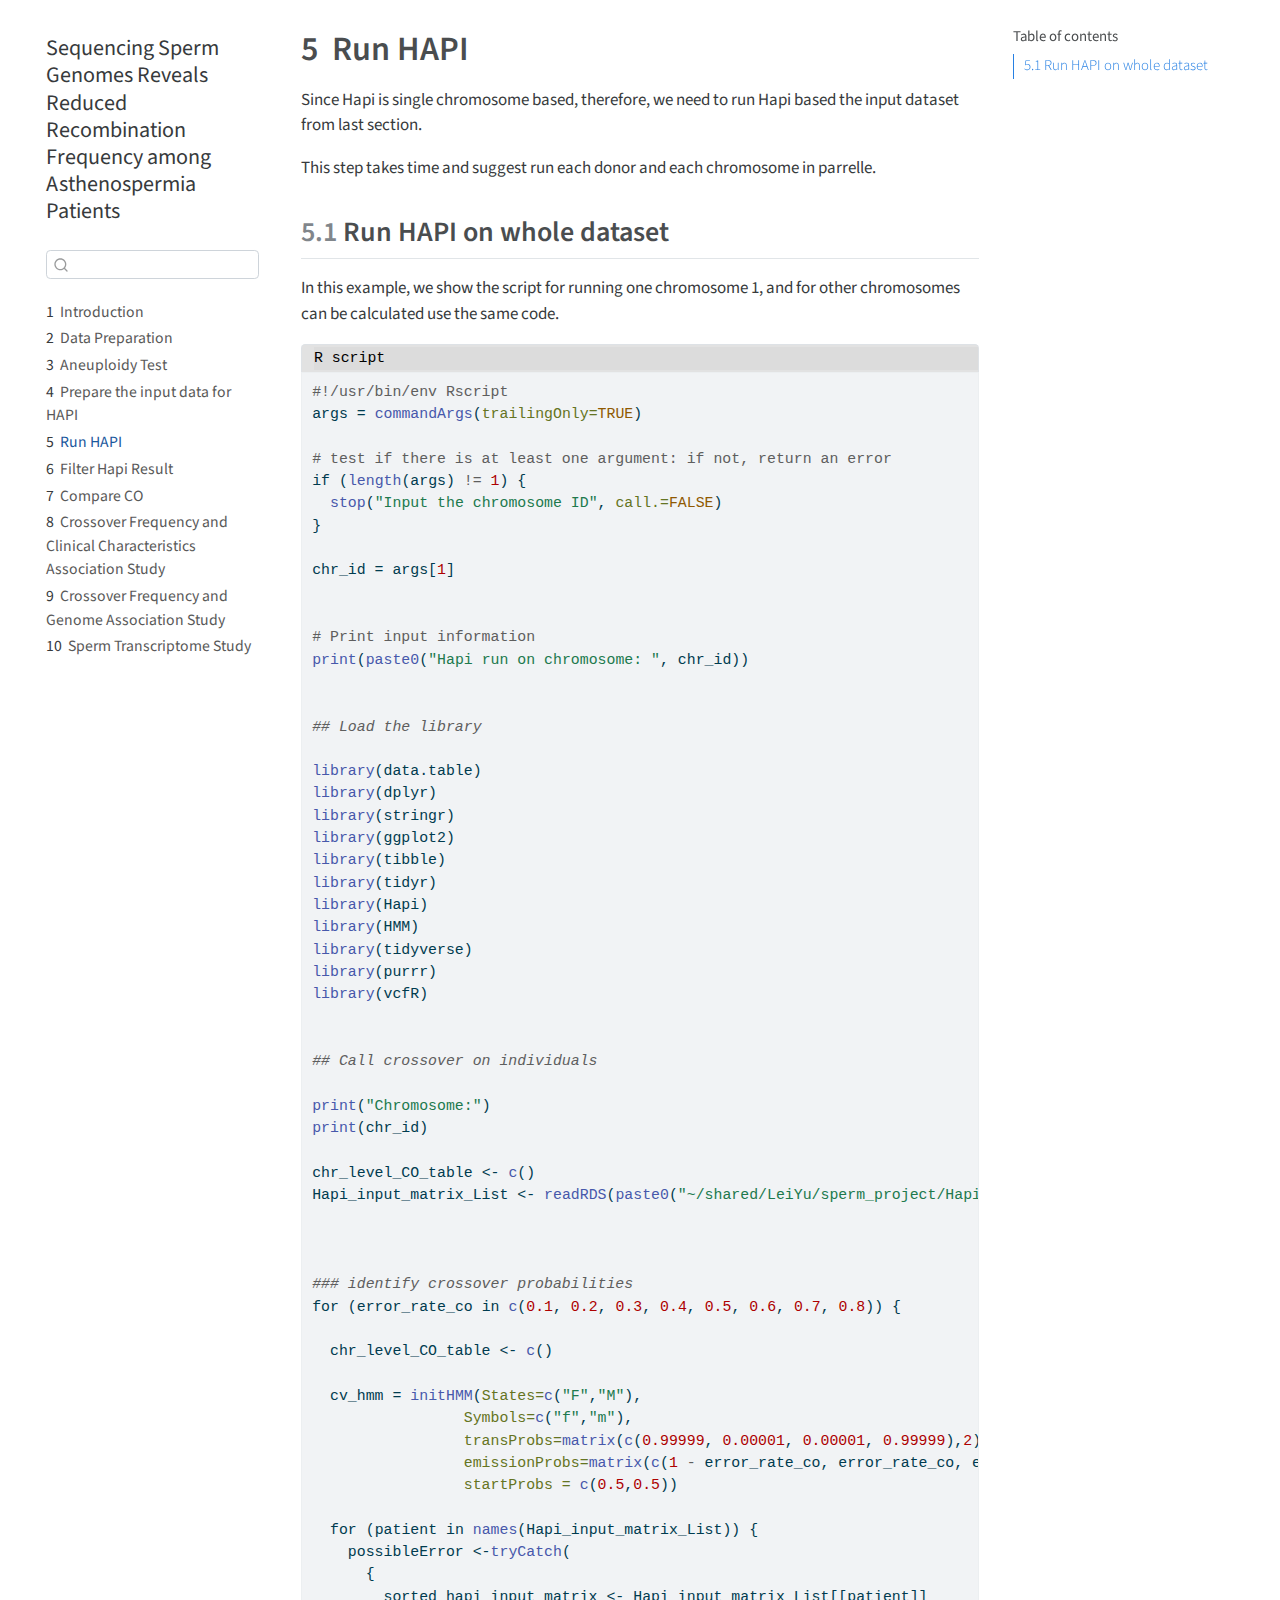
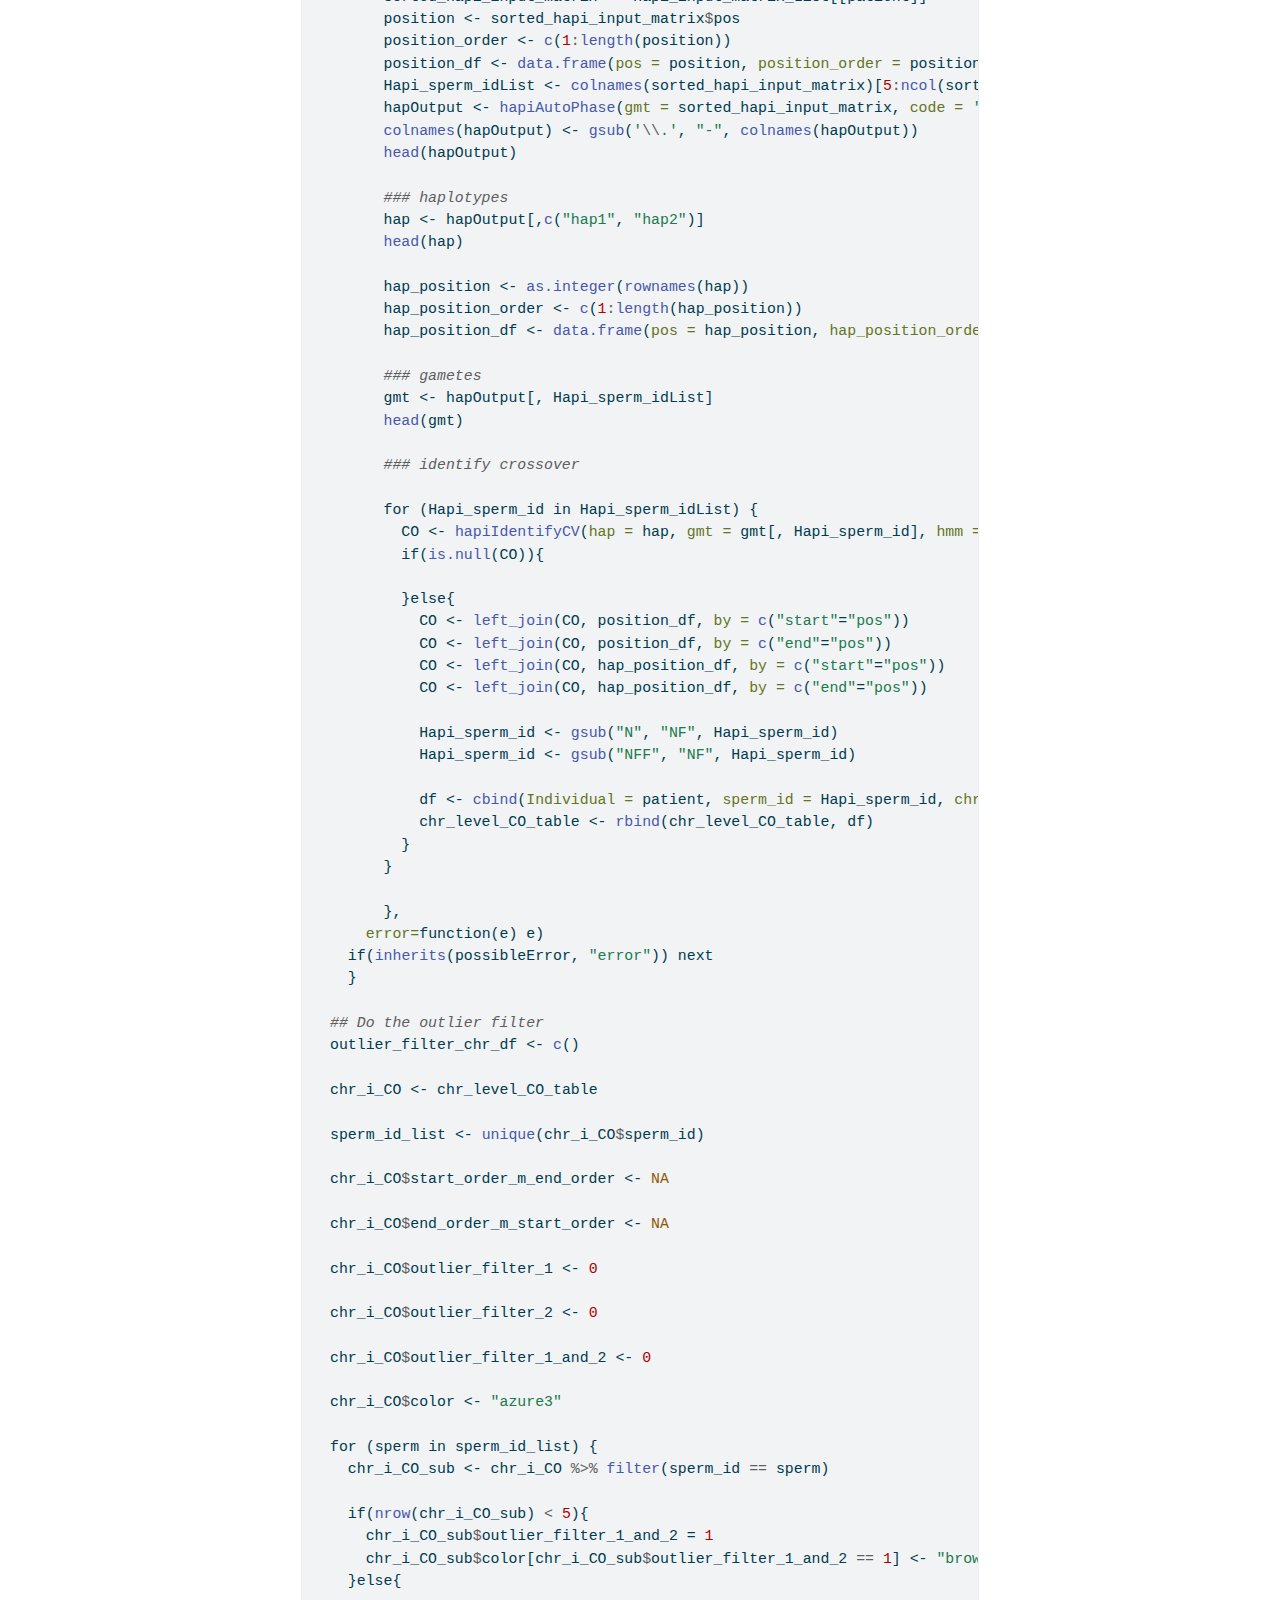
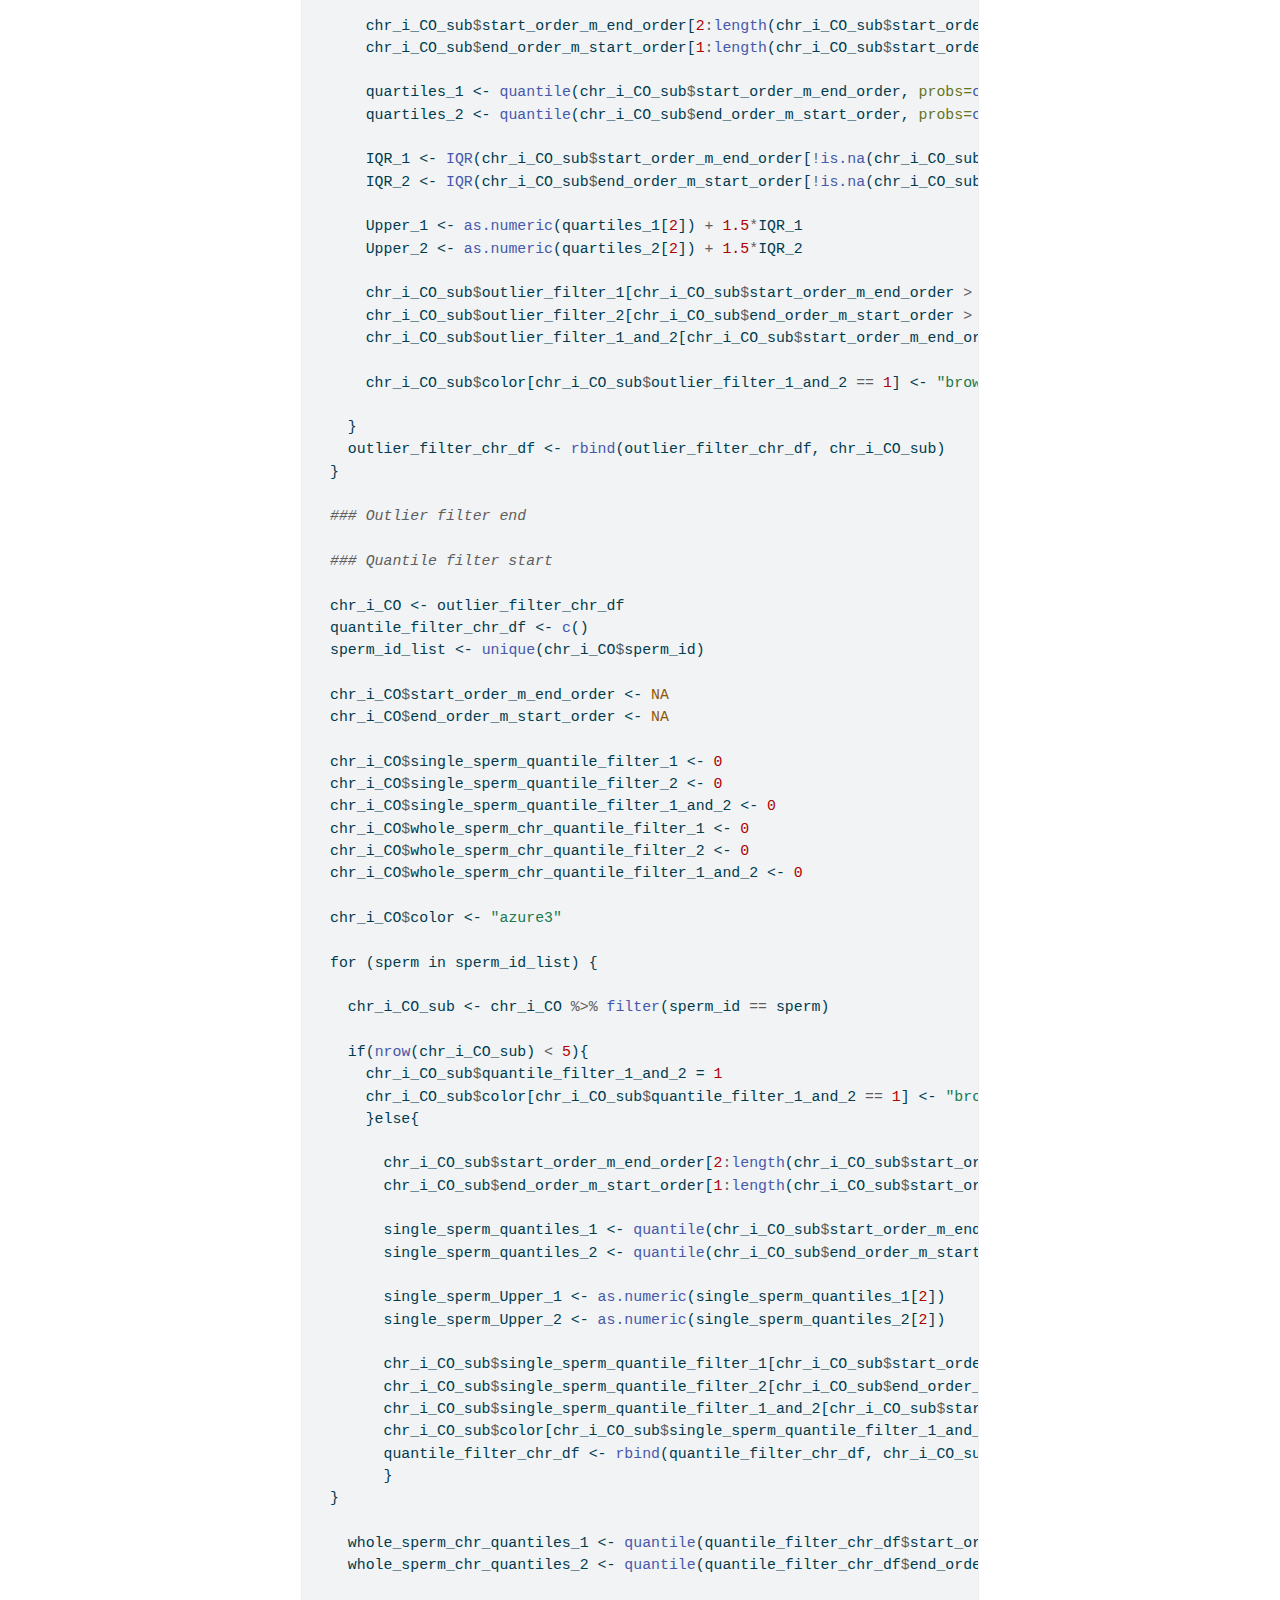
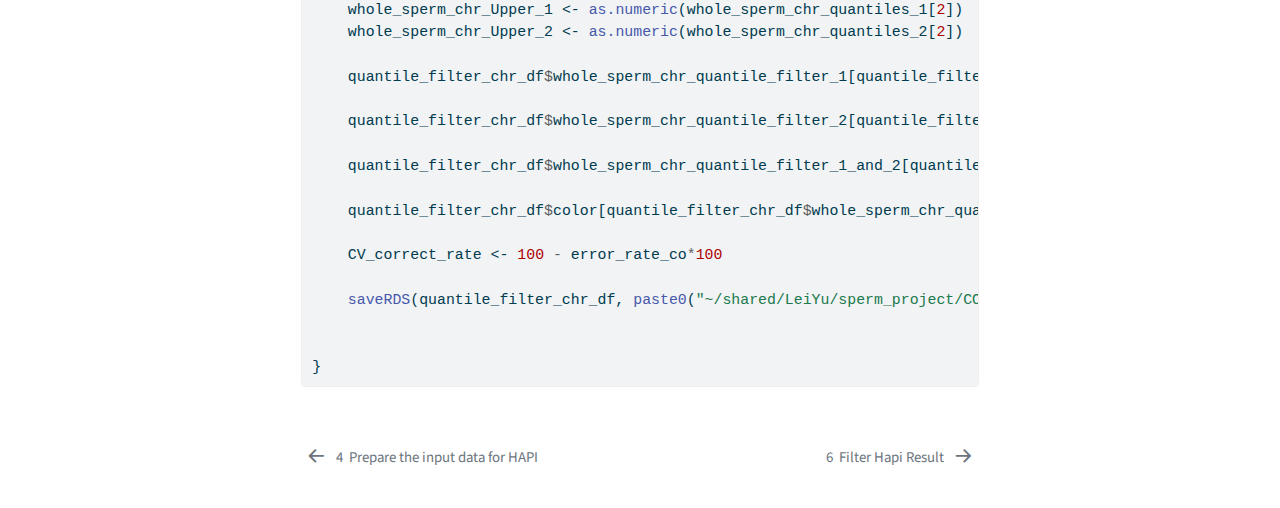
<file: _book/section_4_run_Hapi.html>
<!DOCTYPE html>
<html xmlns="http://www.w3.org/1999/xhtml" lang="en" xml:lang="en"><head>

<meta charset="utf-8">
<meta name="generator" content="quarto-1.3.450">

<meta name="viewport" content="width=device-width, initial-scale=1.0, user-scalable=yes">


<title>Sequencing Sperm Genomes Reveals Reduced Recombination Frequency among Asthenospermia Patients - 5&nbsp; Run HAPI</title>
<style>
code{white-space: pre-wrap;}
span.smallcaps{font-variant: small-caps;}
div.columns{display: flex; gap: min(4vw, 1.5em);}
div.column{flex: auto; overflow-x: auto;}
div.hanging-indent{margin-left: 1.5em; text-indent: -1.5em;}
ul.task-list{list-style: none;}
ul.task-list li input[type="checkbox"] {
  width: 0.8em;
  margin: 0 0.8em 0.2em -1em; /* quarto-specific, see https://github.com/quarto-dev/quarto-cli/issues/4556 */ 
  vertical-align: middle;
}
/* CSS for syntax highlighting */
pre > code.sourceCode { white-space: pre; position: relative; }
pre > code.sourceCode > span { display: inline-block; line-height: 1.25; }
pre > code.sourceCode > span:empty { height: 1.2em; }
.sourceCode { overflow: visible; }
code.sourceCode > span { color: inherit; text-decoration: inherit; }
div.sourceCode { margin: 1em 0; }
pre.sourceCode { margin: 0; }
@media screen {
div.sourceCode { overflow: auto; }
}
@media print {
pre > code.sourceCode { white-space: pre-wrap; }
pre > code.sourceCode > span { text-indent: -5em; padding-left: 5em; }
}
pre.numberSource code
  { counter-reset: source-line 0; }
pre.numberSource code > span
  { position: relative; left: -4em; counter-increment: source-line; }
pre.numberSource code > span > a:first-child::before
  { content: counter(source-line);
    position: relative; left: -1em; text-align: right; vertical-align: baseline;
    border: none; display: inline-block;
    -webkit-touch-callout: none; -webkit-user-select: none;
    -khtml-user-select: none; -moz-user-select: none;
    -ms-user-select: none; user-select: none;
    padding: 0 4px; width: 4em;
  }
pre.numberSource { margin-left: 3em;  padding-left: 4px; }
div.sourceCode
  {   }
@media screen {
pre > code.sourceCode > span > a:first-child::before { text-decoration: underline; }
}
</style>


<script src="site_libs/quarto-nav/quarto-nav.js"></script>
<script src="site_libs/quarto-nav/headroom.min.js"></script>
<script src="site_libs/clipboard/clipboard.min.js"></script>
<script src="site_libs/quarto-search/autocomplete.umd.js"></script>
<script src="site_libs/quarto-search/fuse.min.js"></script>
<script src="site_libs/quarto-search/quarto-search.js"></script>
<meta name="quarto:offset" content="./">
<link href="./section_5_filter_HAPI_output.html" rel="next">
<link href="./section_3_prepare_data_for_Hapi.html" rel="prev">
<script src="site_libs/quarto-html/quarto.js"></script>
<script src="site_libs/quarto-html/popper.min.js"></script>
<script src="site_libs/quarto-html/tippy.umd.min.js"></script>
<script src="site_libs/quarto-html/anchor.min.js"></script>
<link href="site_libs/quarto-html/tippy.css" rel="stylesheet">
<link href="site_libs/quarto-html/quarto-syntax-highlighting.css" rel="stylesheet" id="quarto-text-highlighting-styles">
<script src="site_libs/bootstrap/bootstrap.min.js"></script>
<link href="site_libs/bootstrap/bootstrap-icons.css" rel="stylesheet">
<link href="site_libs/bootstrap/bootstrap.min.css" rel="stylesheet" id="quarto-bootstrap" data-mode="light">
<script id="quarto-search-options" type="application/json">{
  "location": "sidebar",
  "copy-button": false,
  "collapse-after": 3,
  "panel-placement": "start",
  "type": "textbox",
  "limit": 20,
  "language": {
    "search-no-results-text": "No results",
    "search-matching-documents-text": "matching documents",
    "search-copy-link-title": "Copy link to search",
    "search-hide-matches-text": "Hide additional matches",
    "search-more-match-text": "more match in this document",
    "search-more-matches-text": "more matches in this document",
    "search-clear-button-title": "Clear",
    "search-detached-cancel-button-title": "Cancel",
    "search-submit-button-title": "Submit",
    "search-label": "Search"
  }
}</script>


</head>

<body class="nav-sidebar floating">

<div id="quarto-search-results"></div>
  <header id="quarto-header" class="headroom fixed-top">
  <nav class="quarto-secondary-nav">
    <div class="container-fluid d-flex">
      <button type="button" class="quarto-btn-toggle btn" data-bs-toggle="collapse" data-bs-target="#quarto-sidebar,#quarto-sidebar-glass" aria-controls="quarto-sidebar" aria-expanded="false" aria-label="Toggle sidebar navigation" onclick="if (window.quartoToggleHeadroom) { window.quartoToggleHeadroom(); }">
        <i class="bi bi-layout-text-sidebar-reverse"></i>
      </button>
      <nav class="quarto-page-breadcrumbs" aria-label="breadcrumb"><ol class="breadcrumb"><li class="breadcrumb-item"><a href="./section_4_run_Hapi.html"><span class="chapter-number">5</span>&nbsp; <span class="chapter-title">Run HAPI</span></a></li></ol></nav>
      <a class="flex-grow-1" role="button" data-bs-toggle="collapse" data-bs-target="#quarto-sidebar,#quarto-sidebar-glass" aria-controls="quarto-sidebar" aria-expanded="false" aria-label="Toggle sidebar navigation" onclick="if (window.quartoToggleHeadroom) { window.quartoToggleHeadroom(); }">      
      </a>
      <button type="button" class="btn quarto-search-button" aria-label="" onclick="window.quartoOpenSearch();">
        <i class="bi bi-search"></i>
      </button>
    </div>
  </nav>
</header>
<!-- content -->
<div id="quarto-content" class="quarto-container page-columns page-rows-contents page-layout-article">
<!-- sidebar -->
  <nav id="quarto-sidebar" class="sidebar collapse collapse-horizontal sidebar-navigation floating overflow-auto">
    <div class="pt-lg-2 mt-2 text-left sidebar-header">
    <div class="sidebar-title mb-0 py-0">
      <a href="./">Sequencing Sperm Genomes Reveals Reduced Recombination Frequency among Asthenospermia Patients</a> 
    </div>
      </div>
        <div class="mt-2 flex-shrink-0 align-items-center">
        <div class="sidebar-search">
        <div id="quarto-search" class="" title="Search"></div>
        </div>
        </div>
    <div class="sidebar-menu-container"> 
    <ul class="list-unstyled mt-1">
        <li class="sidebar-item">
  <div class="sidebar-item-container"> 
  <a href="./index.html" class="sidebar-item-text sidebar-link">
 <span class="menu-text"><span class="chapter-number">1</span>&nbsp; <span class="chapter-title">Introduction</span></span></a>
  </div>
</li>
        <li class="sidebar-item">
  <div class="sidebar-item-container"> 
  <a href="./section_1_data_process.html" class="sidebar-item-text sidebar-link">
 <span class="menu-text"><span class="chapter-number">2</span>&nbsp; <span class="chapter-title">Data Preparation</span></span></a>
  </div>
</li>
        <li class="sidebar-item">
  <div class="sidebar-item-container"> 
  <a href="./section_2_aneuploidy_test.html" class="sidebar-item-text sidebar-link">
 <span class="menu-text"><span class="chapter-number">3</span>&nbsp; <span class="chapter-title">Aneuploidy Test</span></span></a>
  </div>
</li>
        <li class="sidebar-item">
  <div class="sidebar-item-container"> 
  <a href="./section_3_prepare_data_for_Hapi.html" class="sidebar-item-text sidebar-link">
 <span class="menu-text"><span class="chapter-number">4</span>&nbsp; <span class="chapter-title">Prepare the input data for HAPI</span></span></a>
  </div>
</li>
        <li class="sidebar-item">
  <div class="sidebar-item-container"> 
  <a href="./section_4_run_Hapi.html" class="sidebar-item-text sidebar-link active">
 <span class="menu-text"><span class="chapter-number">5</span>&nbsp; <span class="chapter-title">Run HAPI</span></span></a>
  </div>
</li>
        <li class="sidebar-item">
  <div class="sidebar-item-container"> 
  <a href="./section_5_filter_HAPI_output.html" class="sidebar-item-text sidebar-link">
 <span class="menu-text"><span class="chapter-number">6</span>&nbsp; <span class="chapter-title">Filter Hapi Result</span></span></a>
  </div>
</li>
        <li class="sidebar-item">
  <div class="sidebar-item-container"> 
  <a href="./section_6_compare_CO.html" class="sidebar-item-text sidebar-link">
 <span class="menu-text"><span class="chapter-number">7</span>&nbsp; <span class="chapter-title">Compare CO</span></span></a>
  </div>
</li>
        <li class="sidebar-item">
  <div class="sidebar-item-container"> 
  <a href="./section_7_CO_and_clinical_outcome_association_study.html" class="sidebar-item-text sidebar-link">
 <span class="menu-text"><span class="chapter-number">8</span>&nbsp; <span class="chapter-title">Crossover Frequency and Clinical Characteristics Association Study</span></span></a>
  </div>
</li>
        <li class="sidebar-item">
  <div class="sidebar-item-container"> 
  <a href="./section_8_CO_whole_genome_association_study.html" class="sidebar-item-text sidebar-link">
 <span class="menu-text"><span class="chapter-number">9</span>&nbsp; <span class="chapter-title">Crossover Frequency and Genome Association Study</span></span></a>
  </div>
</li>
        <li class="sidebar-item">
  <div class="sidebar-item-container"> 
  <a href="./section_9_transcriptome.html" class="sidebar-item-text sidebar-link">
 <span class="menu-text"><span class="chapter-number">10</span>&nbsp; <span class="chapter-title">Sperm Transcriptome Study</span></span></a>
  </div>
</li>
    </ul>
    </div>
</nav>
<div id="quarto-sidebar-glass" data-bs-toggle="collapse" data-bs-target="#quarto-sidebar,#quarto-sidebar-glass"></div>
<!-- margin-sidebar -->
    <div id="quarto-margin-sidebar" class="sidebar margin-sidebar">
        <nav id="TOC" role="doc-toc" class="toc-active">
    <h2 id="toc-title">Table of contents</h2>
   
  <ul>
  <li><a href="#run-hapi-on-whole-dataset" id="toc-run-hapi-on-whole-dataset" class="nav-link active" data-scroll-target="#run-hapi-on-whole-dataset"><span class="header-section-number">5.1</span> Run HAPI on whole dataset</a></li>
  </ul>
</nav>
    </div>
<!-- main -->
<main class="content" id="quarto-document-content">

<header id="title-block-header" class="quarto-title-block default">
<div class="quarto-title">
<h1 class="title"><span class="chapter-number">5</span>&nbsp; <span class="chapter-title">Run HAPI</span></h1>
</div>



<div class="quarto-title-meta">

    
  
    
  </div>
  

</header>

<p>Since Hapi is single chromosome based, therefore, we need to run Hapi based the input dataset from last section.</p>
<p>This step takes time and suggest run each donor and each chromosome in parrelle.</p>
<section id="run-hapi-on-whole-dataset" class="level2" data-number="5.1">
<h2 data-number="5.1" class="anchored" data-anchor-id="run-hapi-on-whole-dataset"><span class="header-section-number">5.1</span> Run HAPI on whole dataset</h2>
<p>In this example, we show the script for running one chromosome 1, and for other chromosomes can be calculated use the same code.</p>
<div class="cell">
<div class="code-with-filename">
<div class="code-with-filename-file">
<pre><strong>R script</strong></pre>
</div>
<div class="sourceCode cell-code" id="cb1"><pre class="sourceCode r code-with-copy"><code class="sourceCode r"><span id="cb1-1"><a href="#cb1-1" aria-hidden="true" tabindex="-1"></a><span class="co">#!/usr/bin/env Rscript</span></span>
<span id="cb1-2"><a href="#cb1-2" aria-hidden="true" tabindex="-1"></a>args <span class="ot">=</span> <span class="fu">commandArgs</span>(<span class="at">trailingOnly=</span><span class="cn">TRUE</span>)</span>
<span id="cb1-3"><a href="#cb1-3" aria-hidden="true" tabindex="-1"></a></span>
<span id="cb1-4"><a href="#cb1-4" aria-hidden="true" tabindex="-1"></a><span class="co"># test if there is at least one argument: if not, return an error</span></span>
<span id="cb1-5"><a href="#cb1-5" aria-hidden="true" tabindex="-1"></a><span class="cf">if</span> (<span class="fu">length</span>(args) <span class="sc">!=</span> <span class="dv">1</span>) {</span>
<span id="cb1-6"><a href="#cb1-6" aria-hidden="true" tabindex="-1"></a>  <span class="fu">stop</span>(<span class="st">"Input the chromosome ID"</span>, <span class="at">call.=</span><span class="cn">FALSE</span>)</span>
<span id="cb1-7"><a href="#cb1-7" aria-hidden="true" tabindex="-1"></a>} </span>
<span id="cb1-8"><a href="#cb1-8" aria-hidden="true" tabindex="-1"></a></span>
<span id="cb1-9"><a href="#cb1-9" aria-hidden="true" tabindex="-1"></a>chr_id <span class="ot">=</span> args[<span class="dv">1</span>]</span>
<span id="cb1-10"><a href="#cb1-10" aria-hidden="true" tabindex="-1"></a></span>
<span id="cb1-11"><a href="#cb1-11" aria-hidden="true" tabindex="-1"></a></span>
<span id="cb1-12"><a href="#cb1-12" aria-hidden="true" tabindex="-1"></a><span class="co"># Print input information </span></span>
<span id="cb1-13"><a href="#cb1-13" aria-hidden="true" tabindex="-1"></a><span class="fu">print</span>(<span class="fu">paste0</span>(<span class="st">"Hapi run on chromosome: "</span>, chr_id))</span>
<span id="cb1-14"><a href="#cb1-14" aria-hidden="true" tabindex="-1"></a></span>
<span id="cb1-15"><a href="#cb1-15" aria-hidden="true" tabindex="-1"></a></span>
<span id="cb1-16"><a href="#cb1-16" aria-hidden="true" tabindex="-1"></a><span class="do">## Load the library</span></span>
<span id="cb1-17"><a href="#cb1-17" aria-hidden="true" tabindex="-1"></a></span>
<span id="cb1-18"><a href="#cb1-18" aria-hidden="true" tabindex="-1"></a><span class="fu">library</span>(data.table)</span>
<span id="cb1-19"><a href="#cb1-19" aria-hidden="true" tabindex="-1"></a><span class="fu">library</span>(dplyr)</span>
<span id="cb1-20"><a href="#cb1-20" aria-hidden="true" tabindex="-1"></a><span class="fu">library</span>(stringr)</span>
<span id="cb1-21"><a href="#cb1-21" aria-hidden="true" tabindex="-1"></a><span class="fu">library</span>(ggplot2)</span>
<span id="cb1-22"><a href="#cb1-22" aria-hidden="true" tabindex="-1"></a><span class="fu">library</span>(tibble)</span>
<span id="cb1-23"><a href="#cb1-23" aria-hidden="true" tabindex="-1"></a><span class="fu">library</span>(tidyr)</span>
<span id="cb1-24"><a href="#cb1-24" aria-hidden="true" tabindex="-1"></a><span class="fu">library</span>(Hapi)</span>
<span id="cb1-25"><a href="#cb1-25" aria-hidden="true" tabindex="-1"></a><span class="fu">library</span>(HMM)</span>
<span id="cb1-26"><a href="#cb1-26" aria-hidden="true" tabindex="-1"></a><span class="fu">library</span>(tidyverse)</span>
<span id="cb1-27"><a href="#cb1-27" aria-hidden="true" tabindex="-1"></a><span class="fu">library</span>(purrr)</span>
<span id="cb1-28"><a href="#cb1-28" aria-hidden="true" tabindex="-1"></a><span class="fu">library</span>(vcfR)</span>
<span id="cb1-29"><a href="#cb1-29" aria-hidden="true" tabindex="-1"></a></span>
<span id="cb1-30"><a href="#cb1-30" aria-hidden="true" tabindex="-1"></a></span>
<span id="cb1-31"><a href="#cb1-31" aria-hidden="true" tabindex="-1"></a><span class="do">## Call crossover on individuals </span></span>
<span id="cb1-32"><a href="#cb1-32" aria-hidden="true" tabindex="-1"></a></span>
<span id="cb1-33"><a href="#cb1-33" aria-hidden="true" tabindex="-1"></a><span class="fu">print</span>(<span class="st">"Chromosome:"</span>)</span>
<span id="cb1-34"><a href="#cb1-34" aria-hidden="true" tabindex="-1"></a><span class="fu">print</span>(chr_id)</span>
<span id="cb1-35"><a href="#cb1-35" aria-hidden="true" tabindex="-1"></a></span>
<span id="cb1-36"><a href="#cb1-36" aria-hidden="true" tabindex="-1"></a>chr_level_CO_table <span class="ot">&lt;-</span> <span class="fu">c</span>()</span>
<span id="cb1-37"><a href="#cb1-37" aria-hidden="true" tabindex="-1"></a>Hapi_input_matrix_List <span class="ot">&lt;-</span> <span class="fu">readRDS</span>(<span class="fu">paste0</span>(<span class="st">"~/shared/LeiYu/sperm_project/Hapi_input/QUAL_and_RGQ_aneu_NA_removed_3/chr"</span>, chr_id, <span class="st">".rds"</span>))</span>
<span id="cb1-38"><a href="#cb1-38" aria-hidden="true" tabindex="-1"></a></span>
<span id="cb1-39"><a href="#cb1-39" aria-hidden="true" tabindex="-1"></a></span>
<span id="cb1-40"><a href="#cb1-40" aria-hidden="true" tabindex="-1"></a></span>
<span id="cb1-41"><a href="#cb1-41" aria-hidden="true" tabindex="-1"></a><span class="do">### identify crossover probabilities</span></span>
<span id="cb1-42"><a href="#cb1-42" aria-hidden="true" tabindex="-1"></a><span class="cf">for</span> (error_rate_co <span class="cf">in</span> <span class="fu">c</span>(<span class="fl">0.1</span>, <span class="fl">0.2</span>, <span class="fl">0.3</span>, <span class="fl">0.4</span>, <span class="fl">0.5</span>, <span class="fl">0.6</span>, <span class="fl">0.7</span>, <span class="fl">0.8</span>)) {</span>
<span id="cb1-43"><a href="#cb1-43" aria-hidden="true" tabindex="-1"></a>  </span>
<span id="cb1-44"><a href="#cb1-44" aria-hidden="true" tabindex="-1"></a>  chr_level_CO_table <span class="ot">&lt;-</span> <span class="fu">c</span>()</span>
<span id="cb1-45"><a href="#cb1-45" aria-hidden="true" tabindex="-1"></a>  </span>
<span id="cb1-46"><a href="#cb1-46" aria-hidden="true" tabindex="-1"></a>  cv_hmm <span class="ot">=</span> <span class="fu">initHMM</span>(<span class="at">States=</span><span class="fu">c</span>(<span class="st">"F"</span>,<span class="st">"M"</span>), </span>
<span id="cb1-47"><a href="#cb1-47" aria-hidden="true" tabindex="-1"></a>                 <span class="at">Symbols=</span><span class="fu">c</span>(<span class="st">"f"</span>,<span class="st">"m"</span>), </span>
<span id="cb1-48"><a href="#cb1-48" aria-hidden="true" tabindex="-1"></a>                 <span class="at">transProbs=</span><span class="fu">matrix</span>(<span class="fu">c</span>(<span class="fl">0.99999</span>, <span class="fl">0.00001</span>, <span class="fl">0.00001</span>, <span class="fl">0.99999</span>),<span class="dv">2</span>),</span>
<span id="cb1-49"><a href="#cb1-49" aria-hidden="true" tabindex="-1"></a>                 <span class="at">emissionProbs=</span><span class="fu">matrix</span>(<span class="fu">c</span>(<span class="dv">1</span> <span class="sc">-</span> error_rate_co, error_rate_co, error_rate_co, <span class="dv">1</span> <span class="sc">-</span> error_rate_co),<span class="dv">2</span>), </span>
<span id="cb1-50"><a href="#cb1-50" aria-hidden="true" tabindex="-1"></a>                 <span class="at">startProbs =</span> <span class="fu">c</span>(<span class="fl">0.5</span>,<span class="fl">0.5</span>))</span>
<span id="cb1-51"><a href="#cb1-51" aria-hidden="true" tabindex="-1"></a>  </span>
<span id="cb1-52"><a href="#cb1-52" aria-hidden="true" tabindex="-1"></a>  <span class="cf">for</span> (patient <span class="cf">in</span> <span class="fu">names</span>(Hapi_input_matrix_List)) {</span>
<span id="cb1-53"><a href="#cb1-53" aria-hidden="true" tabindex="-1"></a>    possibleError <span class="ot">&lt;-</span><span class="fu">tryCatch</span>(</span>
<span id="cb1-54"><a href="#cb1-54" aria-hidden="true" tabindex="-1"></a>      {</span>
<span id="cb1-55"><a href="#cb1-55" aria-hidden="true" tabindex="-1"></a>        sorted_hapi_input_matrix <span class="ot">&lt;-</span> Hapi_input_matrix_List[[patient]]</span>
<span id="cb1-56"><a href="#cb1-56" aria-hidden="true" tabindex="-1"></a>        position <span class="ot">&lt;-</span> sorted_hapi_input_matrix<span class="sc">$</span>pos</span>
<span id="cb1-57"><a href="#cb1-57" aria-hidden="true" tabindex="-1"></a>        position_order <span class="ot">&lt;-</span> <span class="fu">c</span>(<span class="dv">1</span><span class="sc">:</span><span class="fu">length</span>(position))</span>
<span id="cb1-58"><a href="#cb1-58" aria-hidden="true" tabindex="-1"></a>        position_df <span class="ot">&lt;-</span> <span class="fu">data.frame</span>(<span class="at">pos =</span> position, <span class="at">position_order =</span> position_order)</span>
<span id="cb1-59"><a href="#cb1-59" aria-hidden="true" tabindex="-1"></a>        Hapi_sperm_idList <span class="ot">&lt;-</span> <span class="fu">colnames</span>(sorted_hapi_input_matrix)[<span class="dv">5</span><span class="sc">:</span><span class="fu">ncol</span>(sorted_hapi_input_matrix)]</span>
<span id="cb1-60"><a href="#cb1-60" aria-hidden="true" tabindex="-1"></a>        hapOutput <span class="ot">&lt;-</span> <span class="fu">hapiAutoPhase</span>(<span class="at">gmt =</span> sorted_hapi_input_matrix, <span class="at">code =</span> <span class="st">'01'</span>)</span>
<span id="cb1-61"><a href="#cb1-61" aria-hidden="true" tabindex="-1"></a>        <span class="fu">colnames</span>(hapOutput) <span class="ot">&lt;-</span> <span class="fu">gsub</span>(<span class="st">'</span><span class="sc">\\</span><span class="st">.'</span>, <span class="st">"-"</span>, <span class="fu">colnames</span>(hapOutput))</span>
<span id="cb1-62"><a href="#cb1-62" aria-hidden="true" tabindex="-1"></a>        <span class="fu">head</span>(hapOutput)</span>
<span id="cb1-63"><a href="#cb1-63" aria-hidden="true" tabindex="-1"></a>        </span>
<span id="cb1-64"><a href="#cb1-64" aria-hidden="true" tabindex="-1"></a>        <span class="do">### haplotypes</span></span>
<span id="cb1-65"><a href="#cb1-65" aria-hidden="true" tabindex="-1"></a>        hap <span class="ot">&lt;-</span> hapOutput[,<span class="fu">c</span>(<span class="st">"hap1"</span>, <span class="st">"hap2"</span>)]</span>
<span id="cb1-66"><a href="#cb1-66" aria-hidden="true" tabindex="-1"></a>        <span class="fu">head</span>(hap)</span>
<span id="cb1-67"><a href="#cb1-67" aria-hidden="true" tabindex="-1"></a>        </span>
<span id="cb1-68"><a href="#cb1-68" aria-hidden="true" tabindex="-1"></a>        hap_position <span class="ot">&lt;-</span> <span class="fu">as.integer</span>(<span class="fu">rownames</span>(hap))</span>
<span id="cb1-69"><a href="#cb1-69" aria-hidden="true" tabindex="-1"></a>        hap_position_order <span class="ot">&lt;-</span> <span class="fu">c</span>(<span class="dv">1</span><span class="sc">:</span><span class="fu">length</span>(hap_position))</span>
<span id="cb1-70"><a href="#cb1-70" aria-hidden="true" tabindex="-1"></a>        hap_position_df <span class="ot">&lt;-</span> <span class="fu">data.frame</span>(<span class="at">pos =</span> hap_position, <span class="at">hap_position_order =</span> hap_position_order)</span>
<span id="cb1-71"><a href="#cb1-71" aria-hidden="true" tabindex="-1"></a>        </span>
<span id="cb1-72"><a href="#cb1-72" aria-hidden="true" tabindex="-1"></a>        <span class="do">### gametes</span></span>
<span id="cb1-73"><a href="#cb1-73" aria-hidden="true" tabindex="-1"></a>        gmt <span class="ot">&lt;-</span> hapOutput[, Hapi_sperm_idList]</span>
<span id="cb1-74"><a href="#cb1-74" aria-hidden="true" tabindex="-1"></a>        <span class="fu">head</span>(gmt)</span>
<span id="cb1-75"><a href="#cb1-75" aria-hidden="true" tabindex="-1"></a></span>
<span id="cb1-76"><a href="#cb1-76" aria-hidden="true" tabindex="-1"></a>        <span class="do">### identify crossover</span></span>
<span id="cb1-77"><a href="#cb1-77" aria-hidden="true" tabindex="-1"></a>        </span>
<span id="cb1-78"><a href="#cb1-78" aria-hidden="true" tabindex="-1"></a>        <span class="cf">for</span> (Hapi_sperm_id <span class="cf">in</span> Hapi_sperm_idList) {</span>
<span id="cb1-79"><a href="#cb1-79" aria-hidden="true" tabindex="-1"></a>          CO <span class="ot">&lt;-</span> <span class="fu">hapiIdentifyCV</span>(<span class="at">hap =</span> hap, <span class="at">gmt =</span> gmt[, Hapi_sperm_id], <span class="at">hmm =</span> cv_hmm)</span>
<span id="cb1-80"><a href="#cb1-80" aria-hidden="true" tabindex="-1"></a>          <span class="cf">if</span>(<span class="fu">is.null</span>(CO)){</span>
<span id="cb1-81"><a href="#cb1-81" aria-hidden="true" tabindex="-1"></a>            </span>
<span id="cb1-82"><a href="#cb1-82" aria-hidden="true" tabindex="-1"></a>          }<span class="cf">else</span>{</span>
<span id="cb1-83"><a href="#cb1-83" aria-hidden="true" tabindex="-1"></a>            CO <span class="ot">&lt;-</span> <span class="fu">left_join</span>(CO, position_df, <span class="at">by =</span> <span class="fu">c</span>(<span class="st">"start"</span><span class="ot">=</span><span class="st">"pos"</span>))</span>
<span id="cb1-84"><a href="#cb1-84" aria-hidden="true" tabindex="-1"></a>            CO <span class="ot">&lt;-</span> <span class="fu">left_join</span>(CO, position_df, <span class="at">by =</span> <span class="fu">c</span>(<span class="st">"end"</span><span class="ot">=</span><span class="st">"pos"</span>))</span>
<span id="cb1-85"><a href="#cb1-85" aria-hidden="true" tabindex="-1"></a>            CO <span class="ot">&lt;-</span> <span class="fu">left_join</span>(CO, hap_position_df, <span class="at">by =</span> <span class="fu">c</span>(<span class="st">"start"</span><span class="ot">=</span><span class="st">"pos"</span>))</span>
<span id="cb1-86"><a href="#cb1-86" aria-hidden="true" tabindex="-1"></a>            CO <span class="ot">&lt;-</span> <span class="fu">left_join</span>(CO, hap_position_df, <span class="at">by =</span> <span class="fu">c</span>(<span class="st">"end"</span><span class="ot">=</span><span class="st">"pos"</span>))</span>
<span id="cb1-87"><a href="#cb1-87" aria-hidden="true" tabindex="-1"></a>            </span>
<span id="cb1-88"><a href="#cb1-88" aria-hidden="true" tabindex="-1"></a>            Hapi_sperm_id <span class="ot">&lt;-</span> <span class="fu">gsub</span>(<span class="st">"N"</span>, <span class="st">"NF"</span>, Hapi_sperm_id)</span>
<span id="cb1-89"><a href="#cb1-89" aria-hidden="true" tabindex="-1"></a>            Hapi_sperm_id <span class="ot">&lt;-</span> <span class="fu">gsub</span>(<span class="st">"NFF"</span>, <span class="st">"NF"</span>, Hapi_sperm_id)</span>
<span id="cb1-90"><a href="#cb1-90" aria-hidden="true" tabindex="-1"></a>            </span>
<span id="cb1-91"><a href="#cb1-91" aria-hidden="true" tabindex="-1"></a>            df <span class="ot">&lt;-</span> <span class="fu">cbind</span>(<span class="at">Individual =</span> patient, <span class="at">sperm_id =</span> Hapi_sperm_id, <span class="at">chr=</span>chr_id, CO)</span>
<span id="cb1-92"><a href="#cb1-92" aria-hidden="true" tabindex="-1"></a>            chr_level_CO_table <span class="ot">&lt;-</span> <span class="fu">rbind</span>(chr_level_CO_table, df)</span>
<span id="cb1-93"><a href="#cb1-93" aria-hidden="true" tabindex="-1"></a>          }</span>
<span id="cb1-94"><a href="#cb1-94" aria-hidden="true" tabindex="-1"></a>        }</span>
<span id="cb1-95"><a href="#cb1-95" aria-hidden="true" tabindex="-1"></a>        </span>
<span id="cb1-96"><a href="#cb1-96" aria-hidden="true" tabindex="-1"></a>        },</span>
<span id="cb1-97"><a href="#cb1-97" aria-hidden="true" tabindex="-1"></a>      <span class="at">error=</span><span class="cf">function</span>(e) e)</span>
<span id="cb1-98"><a href="#cb1-98" aria-hidden="true" tabindex="-1"></a>    <span class="cf">if</span>(<span class="fu">inherits</span>(possibleError, <span class="st">"error"</span>)) <span class="cf">next</span></span>
<span id="cb1-99"><a href="#cb1-99" aria-hidden="true" tabindex="-1"></a>    }</span>
<span id="cb1-100"><a href="#cb1-100" aria-hidden="true" tabindex="-1"></a>  </span>
<span id="cb1-101"><a href="#cb1-101" aria-hidden="true" tabindex="-1"></a>  <span class="do">## Do the outlier filter</span></span>
<span id="cb1-102"><a href="#cb1-102" aria-hidden="true" tabindex="-1"></a>  outlier_filter_chr_df <span class="ot">&lt;-</span> <span class="fu">c</span>()</span>
<span id="cb1-103"><a href="#cb1-103" aria-hidden="true" tabindex="-1"></a>  </span>
<span id="cb1-104"><a href="#cb1-104" aria-hidden="true" tabindex="-1"></a>  chr_i_CO <span class="ot">&lt;-</span> chr_level_CO_table</span>
<span id="cb1-105"><a href="#cb1-105" aria-hidden="true" tabindex="-1"></a>  </span>
<span id="cb1-106"><a href="#cb1-106" aria-hidden="true" tabindex="-1"></a>  sperm_id_list <span class="ot">&lt;-</span> <span class="fu">unique</span>(chr_i_CO<span class="sc">$</span>sperm_id)</span>
<span id="cb1-107"><a href="#cb1-107" aria-hidden="true" tabindex="-1"></a>  </span>
<span id="cb1-108"><a href="#cb1-108" aria-hidden="true" tabindex="-1"></a>  chr_i_CO<span class="sc">$</span>start_order_m_end_order <span class="ot">&lt;-</span> <span class="cn">NA</span></span>
<span id="cb1-109"><a href="#cb1-109" aria-hidden="true" tabindex="-1"></a>  </span>
<span id="cb1-110"><a href="#cb1-110" aria-hidden="true" tabindex="-1"></a>  chr_i_CO<span class="sc">$</span>end_order_m_start_order <span class="ot">&lt;-</span> <span class="cn">NA</span></span>
<span id="cb1-111"><a href="#cb1-111" aria-hidden="true" tabindex="-1"></a>  </span>
<span id="cb1-112"><a href="#cb1-112" aria-hidden="true" tabindex="-1"></a>  chr_i_CO<span class="sc">$</span>outlier_filter_1 <span class="ot">&lt;-</span> <span class="dv">0</span></span>
<span id="cb1-113"><a href="#cb1-113" aria-hidden="true" tabindex="-1"></a>  </span>
<span id="cb1-114"><a href="#cb1-114" aria-hidden="true" tabindex="-1"></a>  chr_i_CO<span class="sc">$</span>outlier_filter_2 <span class="ot">&lt;-</span> <span class="dv">0</span></span>
<span id="cb1-115"><a href="#cb1-115" aria-hidden="true" tabindex="-1"></a>  </span>
<span id="cb1-116"><a href="#cb1-116" aria-hidden="true" tabindex="-1"></a>  chr_i_CO<span class="sc">$</span>outlier_filter_1_and_2 <span class="ot">&lt;-</span> <span class="dv">0</span></span>
<span id="cb1-117"><a href="#cb1-117" aria-hidden="true" tabindex="-1"></a>  </span>
<span id="cb1-118"><a href="#cb1-118" aria-hidden="true" tabindex="-1"></a>  chr_i_CO<span class="sc">$</span>color <span class="ot">&lt;-</span> <span class="st">"azure3"</span></span>
<span id="cb1-119"><a href="#cb1-119" aria-hidden="true" tabindex="-1"></a>  </span>
<span id="cb1-120"><a href="#cb1-120" aria-hidden="true" tabindex="-1"></a>  <span class="cf">for</span> (sperm <span class="cf">in</span> sperm_id_list) {</span>
<span id="cb1-121"><a href="#cb1-121" aria-hidden="true" tabindex="-1"></a>    chr_i_CO_sub <span class="ot">&lt;-</span> chr_i_CO <span class="sc">%&gt;%</span> <span class="fu">filter</span>(sperm_id <span class="sc">==</span> sperm)</span>
<span id="cb1-122"><a href="#cb1-122" aria-hidden="true" tabindex="-1"></a>    </span>
<span id="cb1-123"><a href="#cb1-123" aria-hidden="true" tabindex="-1"></a>    <span class="cf">if</span>(<span class="fu">nrow</span>(chr_i_CO_sub) <span class="sc">&lt;</span> <span class="dv">5</span>){</span>
<span id="cb1-124"><a href="#cb1-124" aria-hidden="true" tabindex="-1"></a>      chr_i_CO_sub<span class="sc">$</span>outlier_filter_1_and_2 <span class="ot">=</span> <span class="dv">1</span></span>
<span id="cb1-125"><a href="#cb1-125" aria-hidden="true" tabindex="-1"></a>      chr_i_CO_sub<span class="sc">$</span>color[chr_i_CO_sub<span class="sc">$</span>outlier_filter_1_and_2 <span class="sc">==</span> <span class="dv">1</span>] <span class="ot">&lt;-</span> <span class="st">"brown3"</span></span>
<span id="cb1-126"><a href="#cb1-126" aria-hidden="true" tabindex="-1"></a>    }<span class="cf">else</span>{</span>
<span id="cb1-127"><a href="#cb1-127" aria-hidden="true" tabindex="-1"></a>      </span>
<span id="cb1-128"><a href="#cb1-128" aria-hidden="true" tabindex="-1"></a>      chr_i_CO_sub<span class="sc">$</span>start_order_m_end_order[<span class="dv">2</span><span class="sc">:</span><span class="fu">length</span>(chr_i_CO_sub<span class="sc">$</span>start_order_m_end_order)] <span class="ot">&lt;-</span> chr_i_CO_sub<span class="sc">$</span>hap_position_order.x[<span class="dv">2</span><span class="sc">:</span><span class="fu">length</span>(chr_i_CO_sub<span class="sc">$</span>hap_position_order.x)] <span class="sc">-</span> chr_i_CO_sub<span class="sc">$</span>hap_position_order.y[<span class="dv">1</span><span class="sc">:</span><span class="fu">length</span>(chr_i_CO_sub<span class="sc">$</span>hap_position_order.x) <span class="sc">-</span> <span class="dv">1</span>]</span>
<span id="cb1-129"><a href="#cb1-129" aria-hidden="true" tabindex="-1"></a>      chr_i_CO_sub<span class="sc">$</span>end_order_m_start_order[<span class="dv">1</span><span class="sc">:</span><span class="fu">length</span>(chr_i_CO_sub<span class="sc">$</span>start_order_m_end_order) <span class="sc">-</span> <span class="dv">1</span>] <span class="ot">&lt;-</span> chr_i_CO_sub<span class="sc">$</span>hap_position_order.x[<span class="dv">2</span><span class="sc">:</span><span class="fu">length</span>(chr_i_CO_sub<span class="sc">$</span>hap_position_order.x)] <span class="sc">-</span> chr_i_CO_sub<span class="sc">$</span>hap_position_order.y[<span class="dv">1</span><span class="sc">:</span><span class="fu">length</span>(chr_i_CO_sub<span class="sc">$</span>hap_position_order.x) <span class="sc">-</span> <span class="dv">1</span>]  </span>
<span id="cb1-130"><a href="#cb1-130" aria-hidden="true" tabindex="-1"></a>      </span>
<span id="cb1-131"><a href="#cb1-131" aria-hidden="true" tabindex="-1"></a>      quartiles_1 <span class="ot">&lt;-</span> <span class="fu">quantile</span>(chr_i_CO_sub<span class="sc">$</span>start_order_m_end_order, <span class="at">probs=</span><span class="fu">c</span>(.<span class="dv">25</span>, .<span class="dv">75</span>), <span class="at">na.rm =</span> <span class="cn">TRUE</span>)</span>
<span id="cb1-132"><a href="#cb1-132" aria-hidden="true" tabindex="-1"></a>      quartiles_2 <span class="ot">&lt;-</span> <span class="fu">quantile</span>(chr_i_CO_sub<span class="sc">$</span>end_order_m_start_order, <span class="at">probs=</span><span class="fu">c</span>(.<span class="dv">25</span>, .<span class="dv">75</span>), <span class="at">na.rm =</span> <span class="cn">TRUE</span>)</span>
<span id="cb1-133"><a href="#cb1-133" aria-hidden="true" tabindex="-1"></a>      </span>
<span id="cb1-134"><a href="#cb1-134" aria-hidden="true" tabindex="-1"></a>      IQR_1 <span class="ot">&lt;-</span> <span class="fu">IQR</span>(chr_i_CO_sub<span class="sc">$</span>start_order_m_end_order[<span class="sc">!</span><span class="fu">is.na</span>(chr_i_CO_sub<span class="sc">$</span>start_order_m_end_order)])</span>
<span id="cb1-135"><a href="#cb1-135" aria-hidden="true" tabindex="-1"></a>      IQR_2 <span class="ot">&lt;-</span> <span class="fu">IQR</span>(chr_i_CO_sub<span class="sc">$</span>end_order_m_start_order[<span class="sc">!</span><span class="fu">is.na</span>(chr_i_CO_sub<span class="sc">$</span>end_order_m_start_order)])</span>
<span id="cb1-136"><a href="#cb1-136" aria-hidden="true" tabindex="-1"></a>      </span>
<span id="cb1-137"><a href="#cb1-137" aria-hidden="true" tabindex="-1"></a>      Upper_1 <span class="ot">&lt;-</span> <span class="fu">as.numeric</span>(quartiles_1[<span class="dv">2</span>]) <span class="sc">+</span> <span class="fl">1.5</span><span class="sc">*</span>IQR_1 </span>
<span id="cb1-138"><a href="#cb1-138" aria-hidden="true" tabindex="-1"></a>      Upper_2 <span class="ot">&lt;-</span> <span class="fu">as.numeric</span>(quartiles_2[<span class="dv">2</span>]) <span class="sc">+</span> <span class="fl">1.5</span><span class="sc">*</span>IQR_2 </span>
<span id="cb1-139"><a href="#cb1-139" aria-hidden="true" tabindex="-1"></a>      </span>
<span id="cb1-140"><a href="#cb1-140" aria-hidden="true" tabindex="-1"></a>      chr_i_CO_sub<span class="sc">$</span>outlier_filter_1[chr_i_CO_sub<span class="sc">$</span>start_order_m_end_order <span class="sc">&gt;</span> Upper_1] <span class="ot">&lt;-</span> <span class="dv">1</span></span>
<span id="cb1-141"><a href="#cb1-141" aria-hidden="true" tabindex="-1"></a>      chr_i_CO_sub<span class="sc">$</span>outlier_filter_2[chr_i_CO_sub<span class="sc">$</span>end_order_m_start_order <span class="sc">&gt;</span> Upper_2] <span class="ot">&lt;-</span> <span class="dv">1</span></span>
<span id="cb1-142"><a href="#cb1-142" aria-hidden="true" tabindex="-1"></a>      chr_i_CO_sub<span class="sc">$</span>outlier_filter_1_and_2[chr_i_CO_sub<span class="sc">$</span>start_order_m_end_order <span class="sc">&gt;</span> Upper_1 <span class="sc">&amp;</span> chr_i_CO_sub<span class="sc">$</span>end_order_m_start_order <span class="sc">&gt;</span> Upper_2] <span class="ot">&lt;-</span> <span class="dv">1</span></span>
<span id="cb1-143"><a href="#cb1-143" aria-hidden="true" tabindex="-1"></a>      </span>
<span id="cb1-144"><a href="#cb1-144" aria-hidden="true" tabindex="-1"></a>      chr_i_CO_sub<span class="sc">$</span>color[chr_i_CO_sub<span class="sc">$</span>outlier_filter_1_and_2 <span class="sc">==</span> <span class="dv">1</span>] <span class="ot">&lt;-</span> <span class="st">"brown3"</span></span>
<span id="cb1-145"><a href="#cb1-145" aria-hidden="true" tabindex="-1"></a>      </span>
<span id="cb1-146"><a href="#cb1-146" aria-hidden="true" tabindex="-1"></a>    }</span>
<span id="cb1-147"><a href="#cb1-147" aria-hidden="true" tabindex="-1"></a>    outlier_filter_chr_df <span class="ot">&lt;-</span> <span class="fu">rbind</span>(outlier_filter_chr_df, chr_i_CO_sub)</span>
<span id="cb1-148"><a href="#cb1-148" aria-hidden="true" tabindex="-1"></a>  }</span>
<span id="cb1-149"><a href="#cb1-149" aria-hidden="true" tabindex="-1"></a>  </span>
<span id="cb1-150"><a href="#cb1-150" aria-hidden="true" tabindex="-1"></a>  <span class="do">### Outlier filter end </span></span>
<span id="cb1-151"><a href="#cb1-151" aria-hidden="true" tabindex="-1"></a>  </span>
<span id="cb1-152"><a href="#cb1-152" aria-hidden="true" tabindex="-1"></a>  <span class="do">### Quantile filter start</span></span>
<span id="cb1-153"><a href="#cb1-153" aria-hidden="true" tabindex="-1"></a>  </span>
<span id="cb1-154"><a href="#cb1-154" aria-hidden="true" tabindex="-1"></a>  chr_i_CO <span class="ot">&lt;-</span> outlier_filter_chr_df</span>
<span id="cb1-155"><a href="#cb1-155" aria-hidden="true" tabindex="-1"></a>  quantile_filter_chr_df <span class="ot">&lt;-</span> <span class="fu">c</span>()</span>
<span id="cb1-156"><a href="#cb1-156" aria-hidden="true" tabindex="-1"></a>  sperm_id_list <span class="ot">&lt;-</span> <span class="fu">unique</span>(chr_i_CO<span class="sc">$</span>sperm_id)</span>
<span id="cb1-157"><a href="#cb1-157" aria-hidden="true" tabindex="-1"></a>  </span>
<span id="cb1-158"><a href="#cb1-158" aria-hidden="true" tabindex="-1"></a>  chr_i_CO<span class="sc">$</span>start_order_m_end_order <span class="ot">&lt;-</span> <span class="cn">NA</span></span>
<span id="cb1-159"><a href="#cb1-159" aria-hidden="true" tabindex="-1"></a>  chr_i_CO<span class="sc">$</span>end_order_m_start_order <span class="ot">&lt;-</span> <span class="cn">NA</span></span>
<span id="cb1-160"><a href="#cb1-160" aria-hidden="true" tabindex="-1"></a>  </span>
<span id="cb1-161"><a href="#cb1-161" aria-hidden="true" tabindex="-1"></a>  chr_i_CO<span class="sc">$</span>single_sperm_quantile_filter_1 <span class="ot">&lt;-</span> <span class="dv">0</span></span>
<span id="cb1-162"><a href="#cb1-162" aria-hidden="true" tabindex="-1"></a>  chr_i_CO<span class="sc">$</span>single_sperm_quantile_filter_2 <span class="ot">&lt;-</span> <span class="dv">0</span></span>
<span id="cb1-163"><a href="#cb1-163" aria-hidden="true" tabindex="-1"></a>  chr_i_CO<span class="sc">$</span>single_sperm_quantile_filter_1_and_2 <span class="ot">&lt;-</span> <span class="dv">0</span></span>
<span id="cb1-164"><a href="#cb1-164" aria-hidden="true" tabindex="-1"></a>  chr_i_CO<span class="sc">$</span>whole_sperm_chr_quantile_filter_1 <span class="ot">&lt;-</span> <span class="dv">0</span></span>
<span id="cb1-165"><a href="#cb1-165" aria-hidden="true" tabindex="-1"></a>  chr_i_CO<span class="sc">$</span>whole_sperm_chr_quantile_filter_2 <span class="ot">&lt;-</span> <span class="dv">0</span></span>
<span id="cb1-166"><a href="#cb1-166" aria-hidden="true" tabindex="-1"></a>  chr_i_CO<span class="sc">$</span>whole_sperm_chr_quantile_filter_1_and_2 <span class="ot">&lt;-</span> <span class="dv">0</span></span>
<span id="cb1-167"><a href="#cb1-167" aria-hidden="true" tabindex="-1"></a>  </span>
<span id="cb1-168"><a href="#cb1-168" aria-hidden="true" tabindex="-1"></a>  chr_i_CO<span class="sc">$</span>color <span class="ot">&lt;-</span> <span class="st">"azure3"</span></span>
<span id="cb1-169"><a href="#cb1-169" aria-hidden="true" tabindex="-1"></a>  </span>
<span id="cb1-170"><a href="#cb1-170" aria-hidden="true" tabindex="-1"></a>  <span class="cf">for</span> (sperm <span class="cf">in</span> sperm_id_list) {</span>
<span id="cb1-171"><a href="#cb1-171" aria-hidden="true" tabindex="-1"></a>    </span>
<span id="cb1-172"><a href="#cb1-172" aria-hidden="true" tabindex="-1"></a>    chr_i_CO_sub <span class="ot">&lt;-</span> chr_i_CO <span class="sc">%&gt;%</span> <span class="fu">filter</span>(sperm_id <span class="sc">==</span> sperm)</span>
<span id="cb1-173"><a href="#cb1-173" aria-hidden="true" tabindex="-1"></a>    </span>
<span id="cb1-174"><a href="#cb1-174" aria-hidden="true" tabindex="-1"></a>    <span class="cf">if</span>(<span class="fu">nrow</span>(chr_i_CO_sub) <span class="sc">&lt;</span> <span class="dv">5</span>){</span>
<span id="cb1-175"><a href="#cb1-175" aria-hidden="true" tabindex="-1"></a>      chr_i_CO_sub<span class="sc">$</span>quantile_filter_1_and_2 <span class="ot">=</span> <span class="dv">1</span></span>
<span id="cb1-176"><a href="#cb1-176" aria-hidden="true" tabindex="-1"></a>      chr_i_CO_sub<span class="sc">$</span>color[chr_i_CO_sub<span class="sc">$</span>quantile_filter_1_and_2 <span class="sc">==</span> <span class="dv">1</span>] <span class="ot">&lt;-</span> <span class="st">"brown3"</span></span>
<span id="cb1-177"><a href="#cb1-177" aria-hidden="true" tabindex="-1"></a>      }<span class="cf">else</span>{</span>
<span id="cb1-178"><a href="#cb1-178" aria-hidden="true" tabindex="-1"></a>        </span>
<span id="cb1-179"><a href="#cb1-179" aria-hidden="true" tabindex="-1"></a>        chr_i_CO_sub<span class="sc">$</span>start_order_m_end_order[<span class="dv">2</span><span class="sc">:</span><span class="fu">length</span>(chr_i_CO_sub<span class="sc">$</span>start_order_m_end_order)] <span class="ot">&lt;-</span> chr_i_CO_sub<span class="sc">$</span>hap_position_order.x[<span class="dv">2</span><span class="sc">:</span><span class="fu">length</span>(chr_i_CO_sub<span class="sc">$</span>hap_position_order.x)] <span class="sc">-</span> chr_i_CO_sub<span class="sc">$</span>hap_position_order.y[<span class="dv">1</span><span class="sc">:</span><span class="fu">length</span>(chr_i_CO_sub<span class="sc">$</span>hap_position_order.x) <span class="sc">-</span> <span class="dv">1</span>]</span>
<span id="cb1-180"><a href="#cb1-180" aria-hidden="true" tabindex="-1"></a>        chr_i_CO_sub<span class="sc">$</span>end_order_m_start_order[<span class="dv">1</span><span class="sc">:</span><span class="fu">length</span>(chr_i_CO_sub<span class="sc">$</span>start_order_m_end_order) <span class="sc">-</span> <span class="dv">1</span>] <span class="ot">&lt;-</span> chr_i_CO_sub<span class="sc">$</span>hap_position_order.x[<span class="dv">2</span><span class="sc">:</span><span class="fu">length</span>(chr_i_CO_sub<span class="sc">$</span>hap_position_order.x)] <span class="sc">-</span> chr_i_CO_sub<span class="sc">$</span>hap_position_order.y[<span class="dv">1</span><span class="sc">:</span><span class="fu">length</span>(chr_i_CO_sub<span class="sc">$</span>hap_position_order.x) <span class="sc">-</span> <span class="dv">1</span>]  </span>
<span id="cb1-181"><a href="#cb1-181" aria-hidden="true" tabindex="-1"></a>        </span>
<span id="cb1-182"><a href="#cb1-182" aria-hidden="true" tabindex="-1"></a>        single_sperm_quantiles_1 <span class="ot">&lt;-</span> <span class="fu">quantile</span>(chr_i_CO_sub<span class="sc">$</span>start_order_m_end_order, <span class="at">probs=</span><span class="fu">c</span>(.<span class="dv">25</span>, .<span class="dv">85</span>), <span class="at">na.rm =</span> <span class="cn">TRUE</span>)</span>
<span id="cb1-183"><a href="#cb1-183" aria-hidden="true" tabindex="-1"></a>        single_sperm_quantiles_2 <span class="ot">&lt;-</span> <span class="fu">quantile</span>(chr_i_CO_sub<span class="sc">$</span>end_order_m_start_order, <span class="at">probs=</span><span class="fu">c</span>(.<span class="dv">25</span>, .<span class="dv">85</span>), <span class="at">na.rm =</span> <span class="cn">TRUE</span>)</span>
<span id="cb1-184"><a href="#cb1-184" aria-hidden="true" tabindex="-1"></a>        </span>
<span id="cb1-185"><a href="#cb1-185" aria-hidden="true" tabindex="-1"></a>        single_sperm_Upper_1 <span class="ot">&lt;-</span> <span class="fu">as.numeric</span>(single_sperm_quantiles_1[<span class="dv">2</span>])</span>
<span id="cb1-186"><a href="#cb1-186" aria-hidden="true" tabindex="-1"></a>        single_sperm_Upper_2 <span class="ot">&lt;-</span> <span class="fu">as.numeric</span>(single_sperm_quantiles_2[<span class="dv">2</span>])</span>
<span id="cb1-187"><a href="#cb1-187" aria-hidden="true" tabindex="-1"></a>        </span>
<span id="cb1-188"><a href="#cb1-188" aria-hidden="true" tabindex="-1"></a>        chr_i_CO_sub<span class="sc">$</span>single_sperm_quantile_filter_1[chr_i_CO_sub<span class="sc">$</span>start_order_m_end_order <span class="sc">&gt;</span> single_sperm_Upper_1] <span class="ot">&lt;-</span> <span class="dv">1</span></span>
<span id="cb1-189"><a href="#cb1-189" aria-hidden="true" tabindex="-1"></a>        chr_i_CO_sub<span class="sc">$</span>single_sperm_quantile_filter_2[chr_i_CO_sub<span class="sc">$</span>end_order_m_start_order <span class="sc">&gt;</span> single_sperm_Upper_2] <span class="ot">&lt;-</span> <span class="dv">1</span></span>
<span id="cb1-190"><a href="#cb1-190" aria-hidden="true" tabindex="-1"></a>        chr_i_CO_sub<span class="sc">$</span>single_sperm_quantile_filter_1_and_2[chr_i_CO_sub<span class="sc">$</span>start_order_m_end_order <span class="sc">&gt;</span> single_sperm_Upper_1 <span class="sc">&amp;</span> chr_i_CO_sub<span class="sc">$</span>end_order_m_start_order <span class="sc">&gt;</span> single_sperm_Upper_2] <span class="ot">&lt;-</span> <span class="dv">1</span></span>
<span id="cb1-191"><a href="#cb1-191" aria-hidden="true" tabindex="-1"></a>        chr_i_CO_sub<span class="sc">$</span>color[chr_i_CO_sub<span class="sc">$</span>single_sperm_quantile_filter_1_and_2 <span class="sc">==</span> <span class="dv">1</span>] <span class="ot">&lt;-</span> <span class="st">"brown3"</span></span>
<span id="cb1-192"><a href="#cb1-192" aria-hidden="true" tabindex="-1"></a>        quantile_filter_chr_df <span class="ot">&lt;-</span> <span class="fu">rbind</span>(quantile_filter_chr_df, chr_i_CO_sub)</span>
<span id="cb1-193"><a href="#cb1-193" aria-hidden="true" tabindex="-1"></a>        }</span>
<span id="cb1-194"><a href="#cb1-194" aria-hidden="true" tabindex="-1"></a>  }</span>
<span id="cb1-195"><a href="#cb1-195" aria-hidden="true" tabindex="-1"></a>  </span>
<span id="cb1-196"><a href="#cb1-196" aria-hidden="true" tabindex="-1"></a>    whole_sperm_chr_quantiles_1 <span class="ot">&lt;-</span> <span class="fu">quantile</span>(quantile_filter_chr_df<span class="sc">$</span>start_order_m_end_order, <span class="at">probs=</span><span class="fu">c</span>(.<span class="dv">25</span>, .<span class="dv">85</span>), <span class="at">na.rm =</span> <span class="cn">TRUE</span>)</span>
<span id="cb1-197"><a href="#cb1-197" aria-hidden="true" tabindex="-1"></a>    whole_sperm_chr_quantiles_2 <span class="ot">&lt;-</span> <span class="fu">quantile</span>(quantile_filter_chr_df<span class="sc">$</span>end_order_m_start_order, <span class="at">probs=</span><span class="fu">c</span>(.<span class="dv">25</span>, .<span class="dv">85</span>), <span class="at">na.rm =</span> <span class="cn">TRUE</span>)</span>
<span id="cb1-198"><a href="#cb1-198" aria-hidden="true" tabindex="-1"></a>    </span>
<span id="cb1-199"><a href="#cb1-199" aria-hidden="true" tabindex="-1"></a>    whole_sperm_chr_Upper_1 <span class="ot">&lt;-</span> <span class="fu">as.numeric</span>(whole_sperm_chr_quantiles_1[<span class="dv">2</span>])</span>
<span id="cb1-200"><a href="#cb1-200" aria-hidden="true" tabindex="-1"></a>    whole_sperm_chr_Upper_2 <span class="ot">&lt;-</span> <span class="fu">as.numeric</span>(whole_sperm_chr_quantiles_2[<span class="dv">2</span>])</span>
<span id="cb1-201"><a href="#cb1-201" aria-hidden="true" tabindex="-1"></a>    </span>
<span id="cb1-202"><a href="#cb1-202" aria-hidden="true" tabindex="-1"></a>    quantile_filter_chr_df<span class="sc">$</span>whole_sperm_chr_quantile_filter_1[quantile_filter_chr_df<span class="sc">$</span>start_order_m_end_order <span class="sc">&gt;</span> whole_sperm_chr_Upper_1] <span class="ot">&lt;-</span> <span class="dv">1</span></span>
<span id="cb1-203"><a href="#cb1-203" aria-hidden="true" tabindex="-1"></a>    </span>
<span id="cb1-204"><a href="#cb1-204" aria-hidden="true" tabindex="-1"></a>    quantile_filter_chr_df<span class="sc">$</span>whole_sperm_chr_quantile_filter_2[quantile_filter_chr_df<span class="sc">$</span>end_order_m_start_order <span class="sc">&gt;</span> whole_sperm_chr_Upper_2] <span class="ot">&lt;-</span> <span class="dv">1</span></span>
<span id="cb1-205"><a href="#cb1-205" aria-hidden="true" tabindex="-1"></a>    </span>
<span id="cb1-206"><a href="#cb1-206" aria-hidden="true" tabindex="-1"></a>    quantile_filter_chr_df<span class="sc">$</span>whole_sperm_chr_quantile_filter_1_and_2[quantile_filter_chr_df<span class="sc">$</span>start_order_m_end_order <span class="sc">&gt;</span> whole_sperm_chr_Upper_1 <span class="sc">&amp;</span> quantile_filter_chr_df<span class="sc">$</span>end_order_m_start_order <span class="sc">&gt;</span> whole_sperm_chr_Upper_2] <span class="ot">&lt;-</span> <span class="dv">1</span></span>
<span id="cb1-207"><a href="#cb1-207" aria-hidden="true" tabindex="-1"></a>    </span>
<span id="cb1-208"><a href="#cb1-208" aria-hidden="true" tabindex="-1"></a>    quantile_filter_chr_df<span class="sc">$</span>color[quantile_filter_chr_df<span class="sc">$</span>whole_sperm_chr_quantile_filter_1_and_2 <span class="sc">==</span> <span class="dv">1</span>] <span class="ot">&lt;-</span> <span class="st">"brown3"</span></span>
<span id="cb1-209"><a href="#cb1-209" aria-hidden="true" tabindex="-1"></a>    </span>
<span id="cb1-210"><a href="#cb1-210" aria-hidden="true" tabindex="-1"></a>    CV_correct_rate <span class="ot">&lt;-</span> <span class="dv">100</span> <span class="sc">-</span> error_rate_co<span class="sc">*</span><span class="dv">100</span></span>
<span id="cb1-211"><a href="#cb1-211" aria-hidden="true" tabindex="-1"></a>    </span>
<span id="cb1-212"><a href="#cb1-212" aria-hidden="true" tabindex="-1"></a>    <span class="fu">saveRDS</span>(quantile_filter_chr_df, <span class="fu">paste0</span>(<span class="st">"~/shared/LeiYu/sperm_project/CO_table/QUAL_and_RGQ_aneu_NA_removed_3/hmm_"</span>, CV_correct_rate, <span class="st">"/chr"</span>,chr_id, <span class="st">".rds"</span>))</span>
<span id="cb1-213"><a href="#cb1-213" aria-hidden="true" tabindex="-1"></a></span>
<span id="cb1-214"><a href="#cb1-214" aria-hidden="true" tabindex="-1"></a></span>
<span id="cb1-215"><a href="#cb1-215" aria-hidden="true" tabindex="-1"></a>}</span></code><button title="Copy to Clipboard" class="code-copy-button"><i class="bi"></i></button></pre></div>
</div>
</div>


</section>

</main> <!-- /main -->
<script id="quarto-html-after-body" type="application/javascript">
window.document.addEventListener("DOMContentLoaded", function (event) {
  const toggleBodyColorMode = (bsSheetEl) => {
    const mode = bsSheetEl.getAttribute("data-mode");
    const bodyEl = window.document.querySelector("body");
    if (mode === "dark") {
      bodyEl.classList.add("quarto-dark");
      bodyEl.classList.remove("quarto-light");
    } else {
      bodyEl.classList.add("quarto-light");
      bodyEl.classList.remove("quarto-dark");
    }
  }
  const toggleBodyColorPrimary = () => {
    const bsSheetEl = window.document.querySelector("link#quarto-bootstrap");
    if (bsSheetEl) {
      toggleBodyColorMode(bsSheetEl);
    }
  }
  toggleBodyColorPrimary();  
  const icon = "";
  const anchorJS = new window.AnchorJS();
  anchorJS.options = {
    placement: 'right',
    icon: icon
  };
  anchorJS.add('.anchored');
  const isCodeAnnotation = (el) => {
    for (const clz of el.classList) {
      if (clz.startsWith('code-annotation-')) {                     
        return true;
      }
    }
    return false;
  }
  const clipboard = new window.ClipboardJS('.code-copy-button', {
    text: function(trigger) {
      const codeEl = trigger.previousElementSibling.cloneNode(true);
      for (const childEl of codeEl.children) {
        if (isCodeAnnotation(childEl)) {
          childEl.remove();
        }
      }
      return codeEl.innerText;
    }
  });
  clipboard.on('success', function(e) {
    // button target
    const button = e.trigger;
    // don't keep focus
    button.blur();
    // flash "checked"
    button.classList.add('code-copy-button-checked');
    var currentTitle = button.getAttribute("title");
    button.setAttribute("title", "Copied!");
    let tooltip;
    if (window.bootstrap) {
      button.setAttribute("data-bs-toggle", "tooltip");
      button.setAttribute("data-bs-placement", "left");
      button.setAttribute("data-bs-title", "Copied!");
      tooltip = new bootstrap.Tooltip(button, 
        { trigger: "manual", 
          customClass: "code-copy-button-tooltip",
          offset: [0, -8]});
      tooltip.show();    
    }
    setTimeout(function() {
      if (tooltip) {
        tooltip.hide();
        button.removeAttribute("data-bs-title");
        button.removeAttribute("data-bs-toggle");
        button.removeAttribute("data-bs-placement");
      }
      button.setAttribute("title", currentTitle);
      button.classList.remove('code-copy-button-checked');
    }, 1000);
    // clear code selection
    e.clearSelection();
  });
  function tippyHover(el, contentFn) {
    const config = {
      allowHTML: true,
      content: contentFn,
      maxWidth: 500,
      delay: 100,
      arrow: false,
      appendTo: function(el) {
          return el.parentElement;
      },
      interactive: true,
      interactiveBorder: 10,
      theme: 'quarto',
      placement: 'bottom-start'
    };
    window.tippy(el, config); 
  }
  const noterefs = window.document.querySelectorAll('a[role="doc-noteref"]');
  for (var i=0; i<noterefs.length; i++) {
    const ref = noterefs[i];
    tippyHover(ref, function() {
      // use id or data attribute instead here
      let href = ref.getAttribute('data-footnote-href') || ref.getAttribute('href');
      try { href = new URL(href).hash; } catch {}
      const id = href.replace(/^#\/?/, "");
      const note = window.document.getElementById(id);
      return note.innerHTML;
    });
  }
      let selectedAnnoteEl;
      const selectorForAnnotation = ( cell, annotation) => {
        let cellAttr = 'data-code-cell="' + cell + '"';
        let lineAttr = 'data-code-annotation="' +  annotation + '"';
        const selector = 'span[' + cellAttr + '][' + lineAttr + ']';
        return selector;
      }
      const selectCodeLines = (annoteEl) => {
        const doc = window.document;
        const targetCell = annoteEl.getAttribute("data-target-cell");
        const targetAnnotation = annoteEl.getAttribute("data-target-annotation");
        const annoteSpan = window.document.querySelector(selectorForAnnotation(targetCell, targetAnnotation));
        const lines = annoteSpan.getAttribute("data-code-lines").split(",");
        const lineIds = lines.map((line) => {
          return targetCell + "-" + line;
        })
        let top = null;
        let height = null;
        let parent = null;
        if (lineIds.length > 0) {
            //compute the position of the single el (top and bottom and make a div)
            const el = window.document.getElementById(lineIds[0]);
            top = el.offsetTop;
            height = el.offsetHeight;
            parent = el.parentElement.parentElement;
          if (lineIds.length > 1) {
            const lastEl = window.document.getElementById(lineIds[lineIds.length - 1]);
            const bottom = lastEl.offsetTop + lastEl.offsetHeight;
            height = bottom - top;
          }
          if (top !== null && height !== null && parent !== null) {
            // cook up a div (if necessary) and position it 
            let div = window.document.getElementById("code-annotation-line-highlight");
            if (div === null) {
              div = window.document.createElement("div");
              div.setAttribute("id", "code-annotation-line-highlight");
              div.style.position = 'absolute';
              parent.appendChild(div);
            }
            div.style.top = top - 2 + "px";
            div.style.height = height + 4 + "px";
            let gutterDiv = window.document.getElementById("code-annotation-line-highlight-gutter");
            if (gutterDiv === null) {
              gutterDiv = window.document.createElement("div");
              gutterDiv.setAttribute("id", "code-annotation-line-highlight-gutter");
              gutterDiv.style.position = 'absolute';
              const codeCell = window.document.getElementById(targetCell);
              const gutter = codeCell.querySelector('.code-annotation-gutter');
              gutter.appendChild(gutterDiv);
            }
            gutterDiv.style.top = top - 2 + "px";
            gutterDiv.style.height = height + 4 + "px";
          }
          selectedAnnoteEl = annoteEl;
        }
      };
      const unselectCodeLines = () => {
        const elementsIds = ["code-annotation-line-highlight", "code-annotation-line-highlight-gutter"];
        elementsIds.forEach((elId) => {
          const div = window.document.getElementById(elId);
          if (div) {
            div.remove();
          }
        });
        selectedAnnoteEl = undefined;
      };
      // Attach click handler to the DT
      const annoteDls = window.document.querySelectorAll('dt[data-target-cell]');
      for (const annoteDlNode of annoteDls) {
        annoteDlNode.addEventListener('click', (event) => {
          const clickedEl = event.target;
          if (clickedEl !== selectedAnnoteEl) {
            unselectCodeLines();
            const activeEl = window.document.querySelector('dt[data-target-cell].code-annotation-active');
            if (activeEl) {
              activeEl.classList.remove('code-annotation-active');
            }
            selectCodeLines(clickedEl);
            clickedEl.classList.add('code-annotation-active');
          } else {
            // Unselect the line
            unselectCodeLines();
            clickedEl.classList.remove('code-annotation-active');
          }
        });
      }
  const findCites = (el) => {
    const parentEl = el.parentElement;
    if (parentEl) {
      const cites = parentEl.dataset.cites;
      if (cites) {
        return {
          el,
          cites: cites.split(' ')
        };
      } else {
        return findCites(el.parentElement)
      }
    } else {
      return undefined;
    }
  };
  var bibliorefs = window.document.querySelectorAll('a[role="doc-biblioref"]');
  for (var i=0; i<bibliorefs.length; i++) {
    const ref = bibliorefs[i];
    const citeInfo = findCites(ref);
    if (citeInfo) {
      tippyHover(citeInfo.el, function() {
        var popup = window.document.createElement('div');
        citeInfo.cites.forEach(function(cite) {
          var citeDiv = window.document.createElement('div');
          citeDiv.classList.add('hanging-indent');
          citeDiv.classList.add('csl-entry');
          var biblioDiv = window.document.getElementById('ref-' + cite);
          if (biblioDiv) {
            citeDiv.innerHTML = biblioDiv.innerHTML;
          }
          popup.appendChild(citeDiv);
        });
        return popup.innerHTML;
      });
    }
  }
});
</script>
<nav class="page-navigation">
  <div class="nav-page nav-page-previous">
      <a href="./section_3_prepare_data_for_Hapi.html" class="pagination-link">
        <i class="bi bi-arrow-left-short"></i> <span class="nav-page-text"><span class="chapter-number">4</span>&nbsp; <span class="chapter-title">Prepare the input data for HAPI</span></span>
      </a>          
  </div>
  <div class="nav-page nav-page-next">
      <a href="./section_5_filter_HAPI_output.html" class="pagination-link">
        <span class="nav-page-text"><span class="chapter-number">6</span>&nbsp; <span class="chapter-title">Filter Hapi Result</span></span> <i class="bi bi-arrow-right-short"></i>
      </a>
  </div>
</nav>
</div> <!-- /content -->



</body></html>
</file>
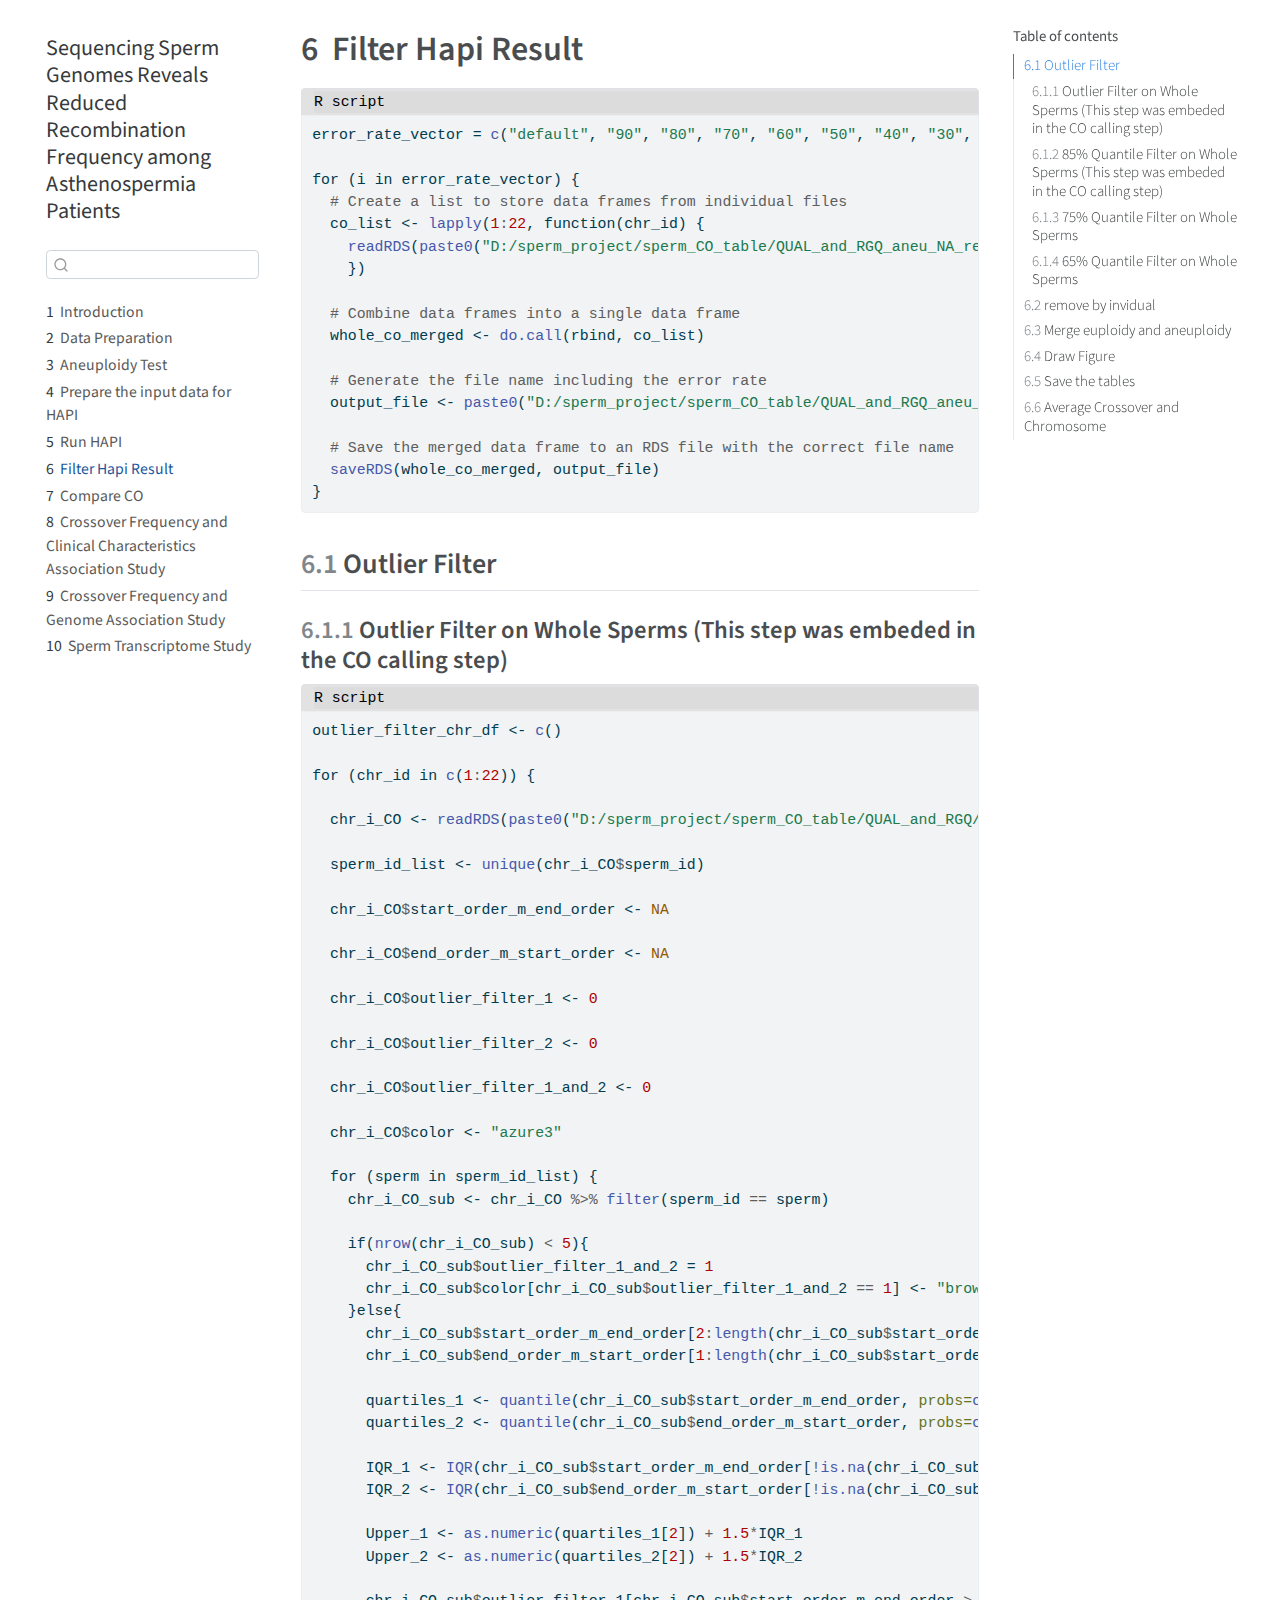
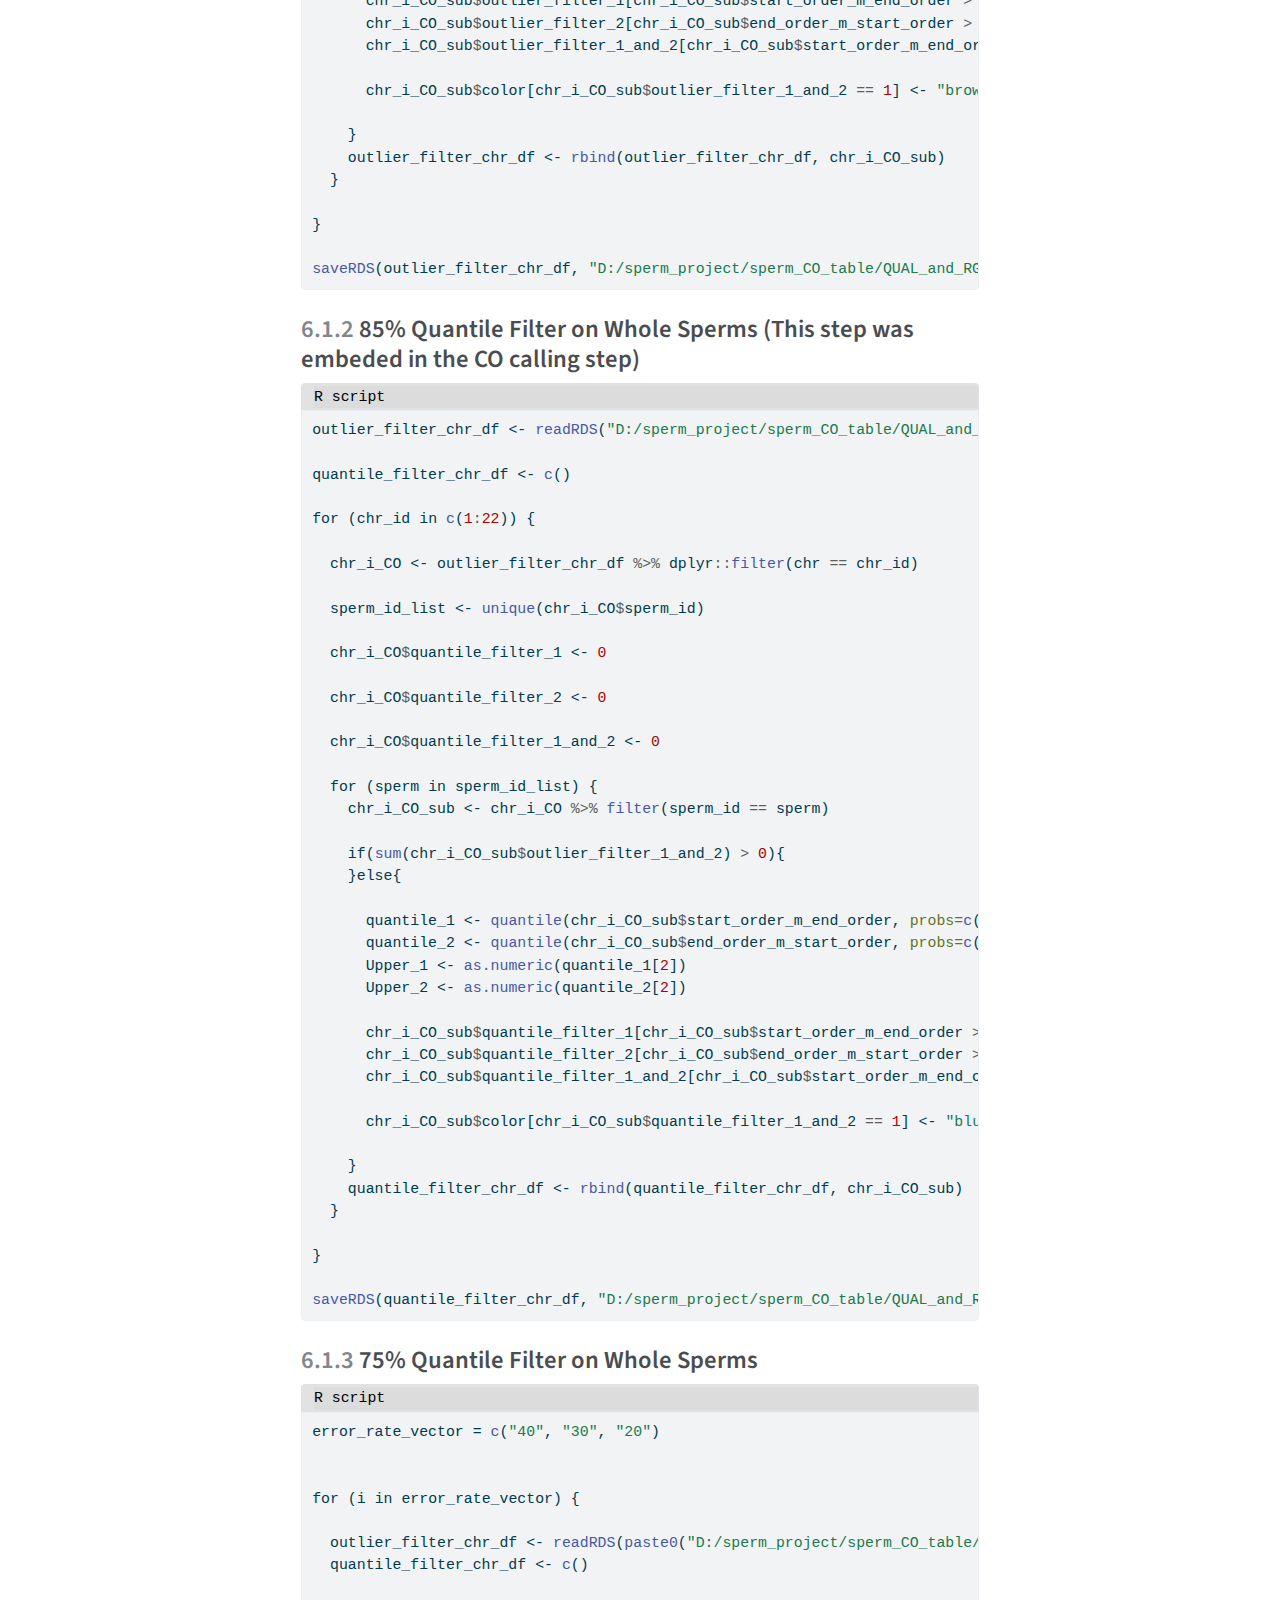
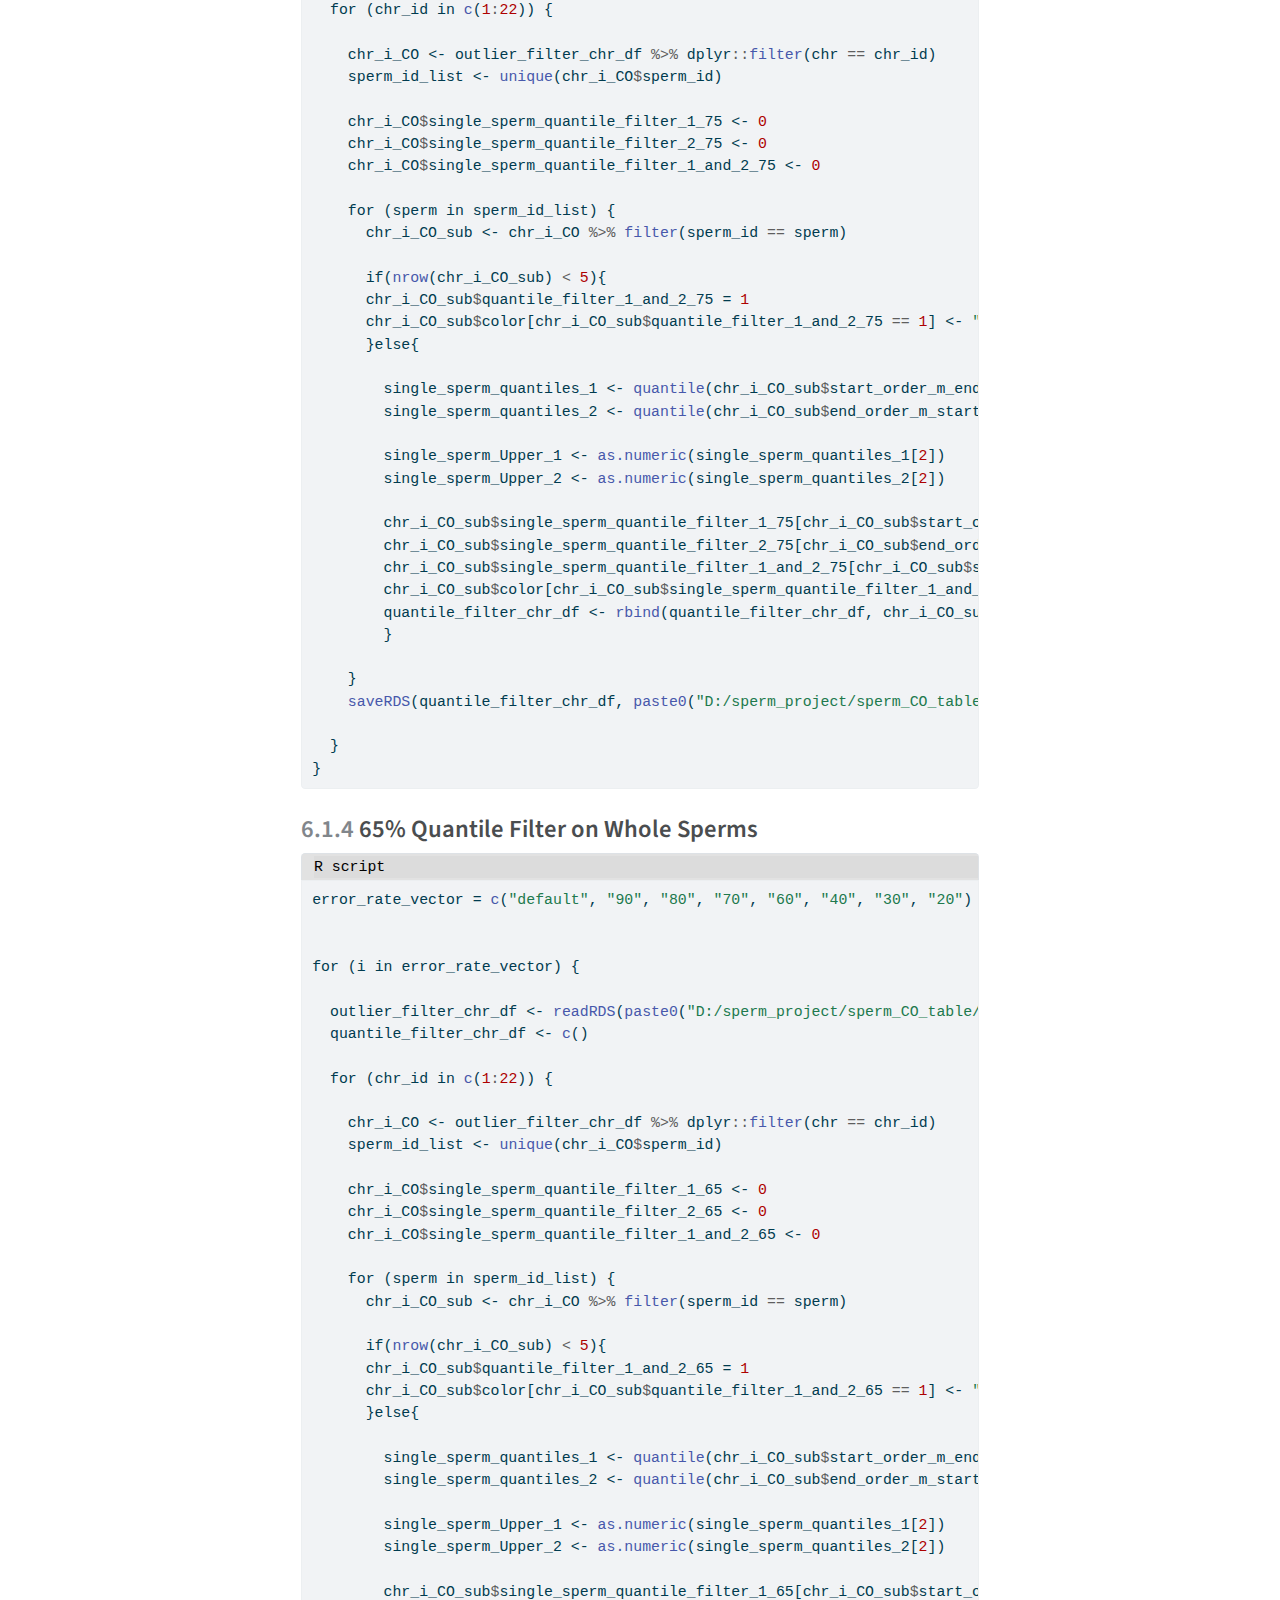
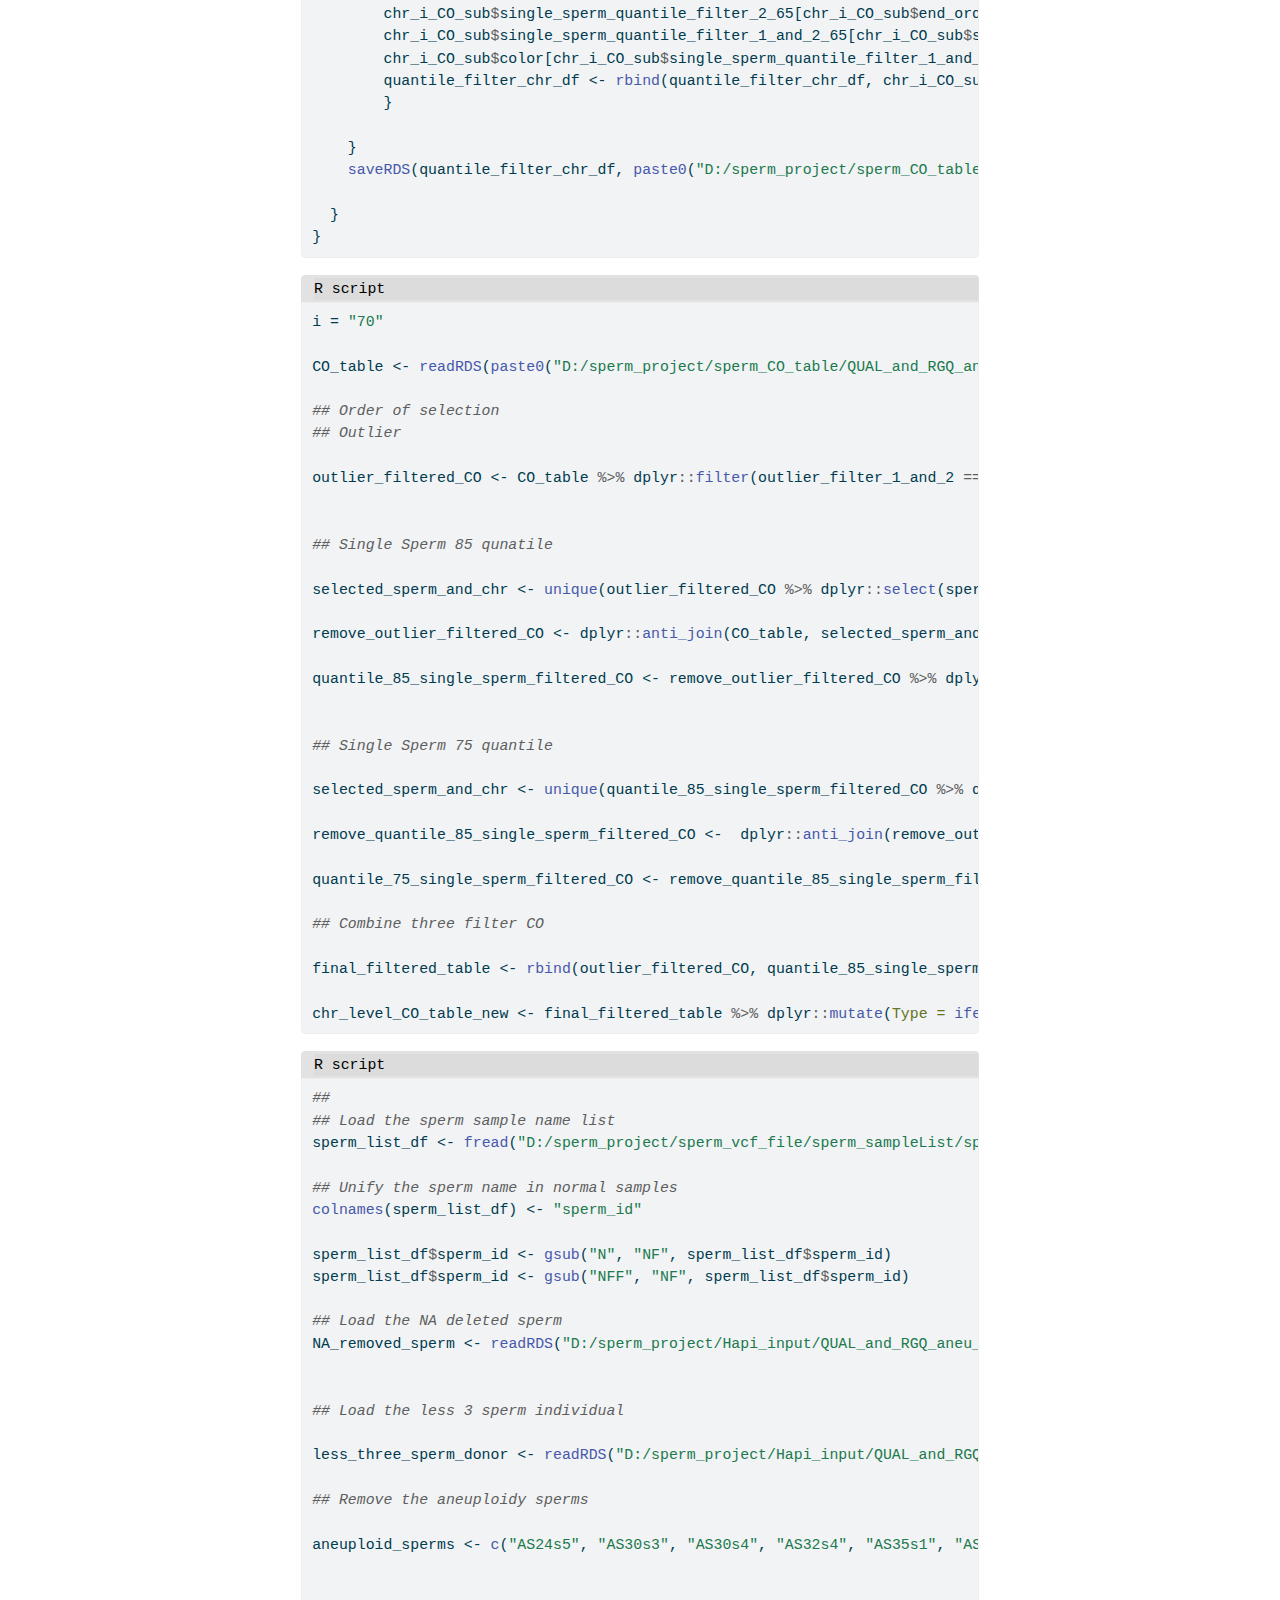
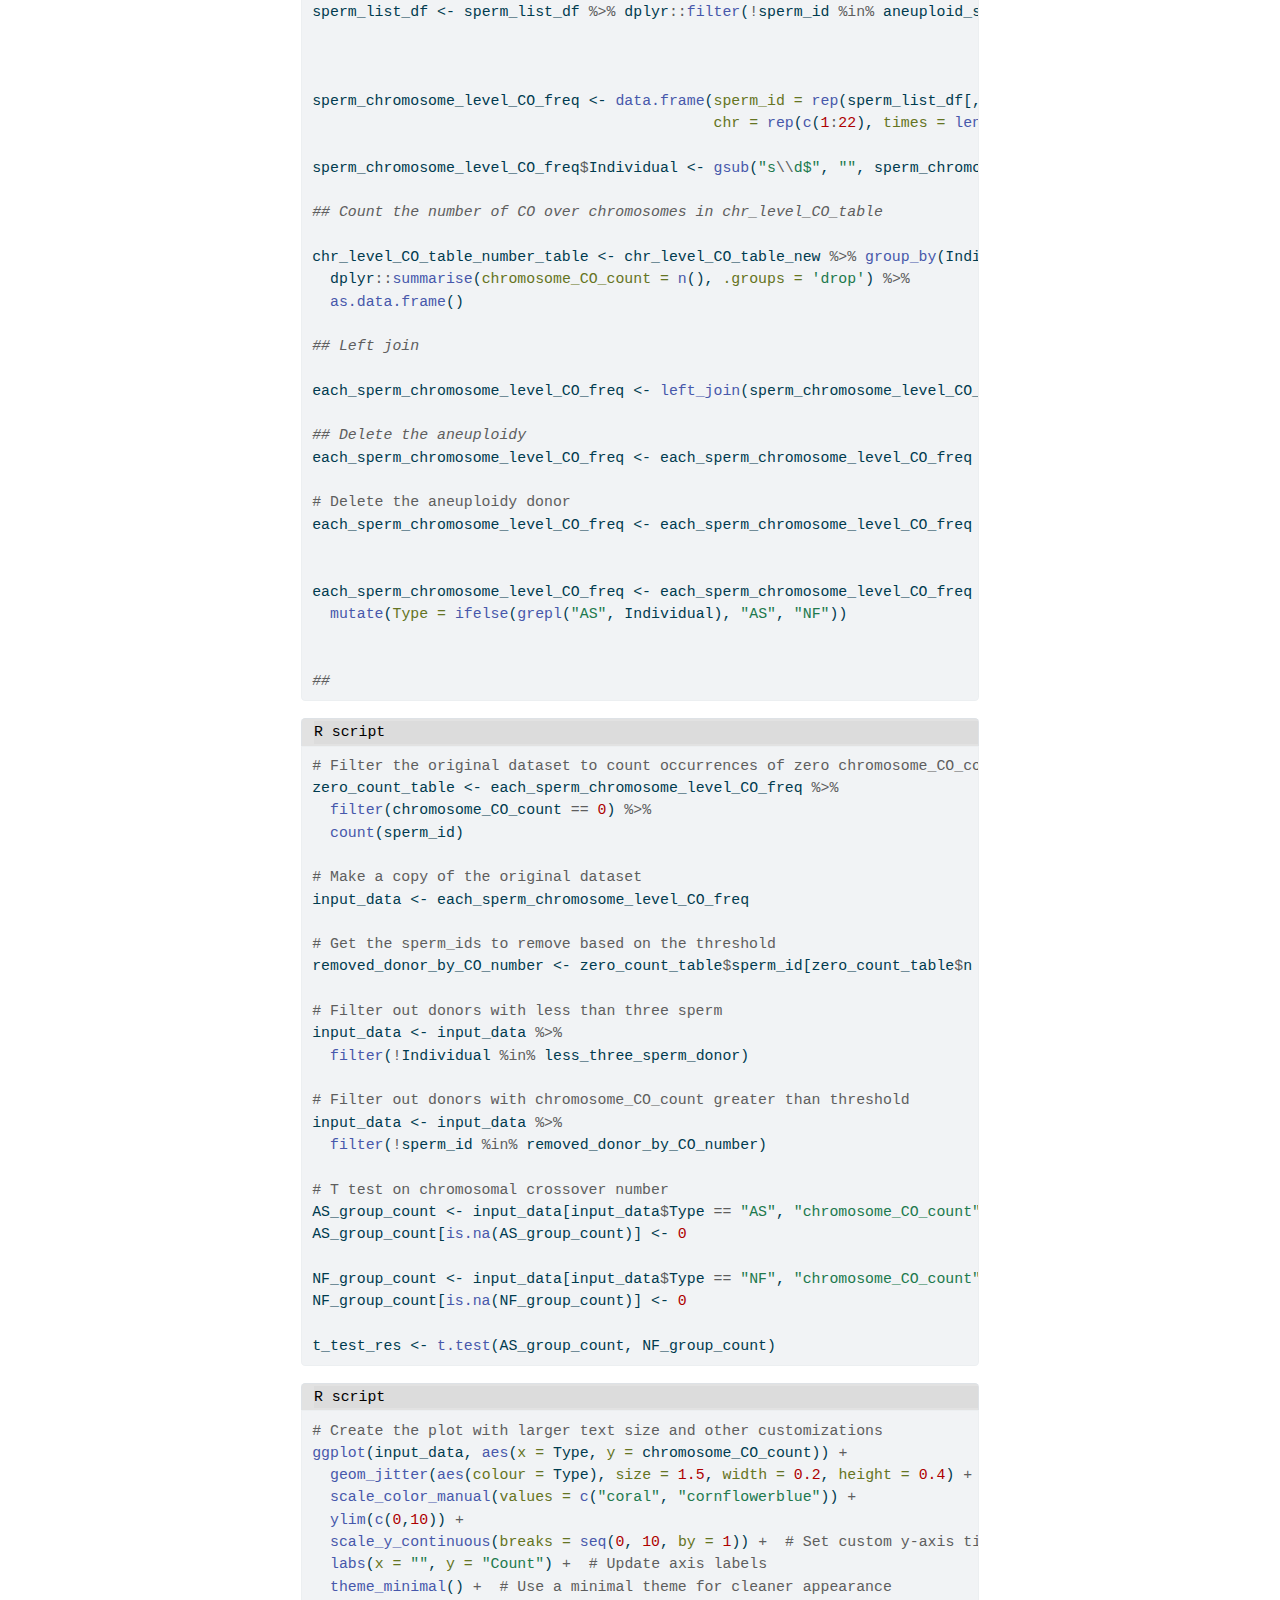
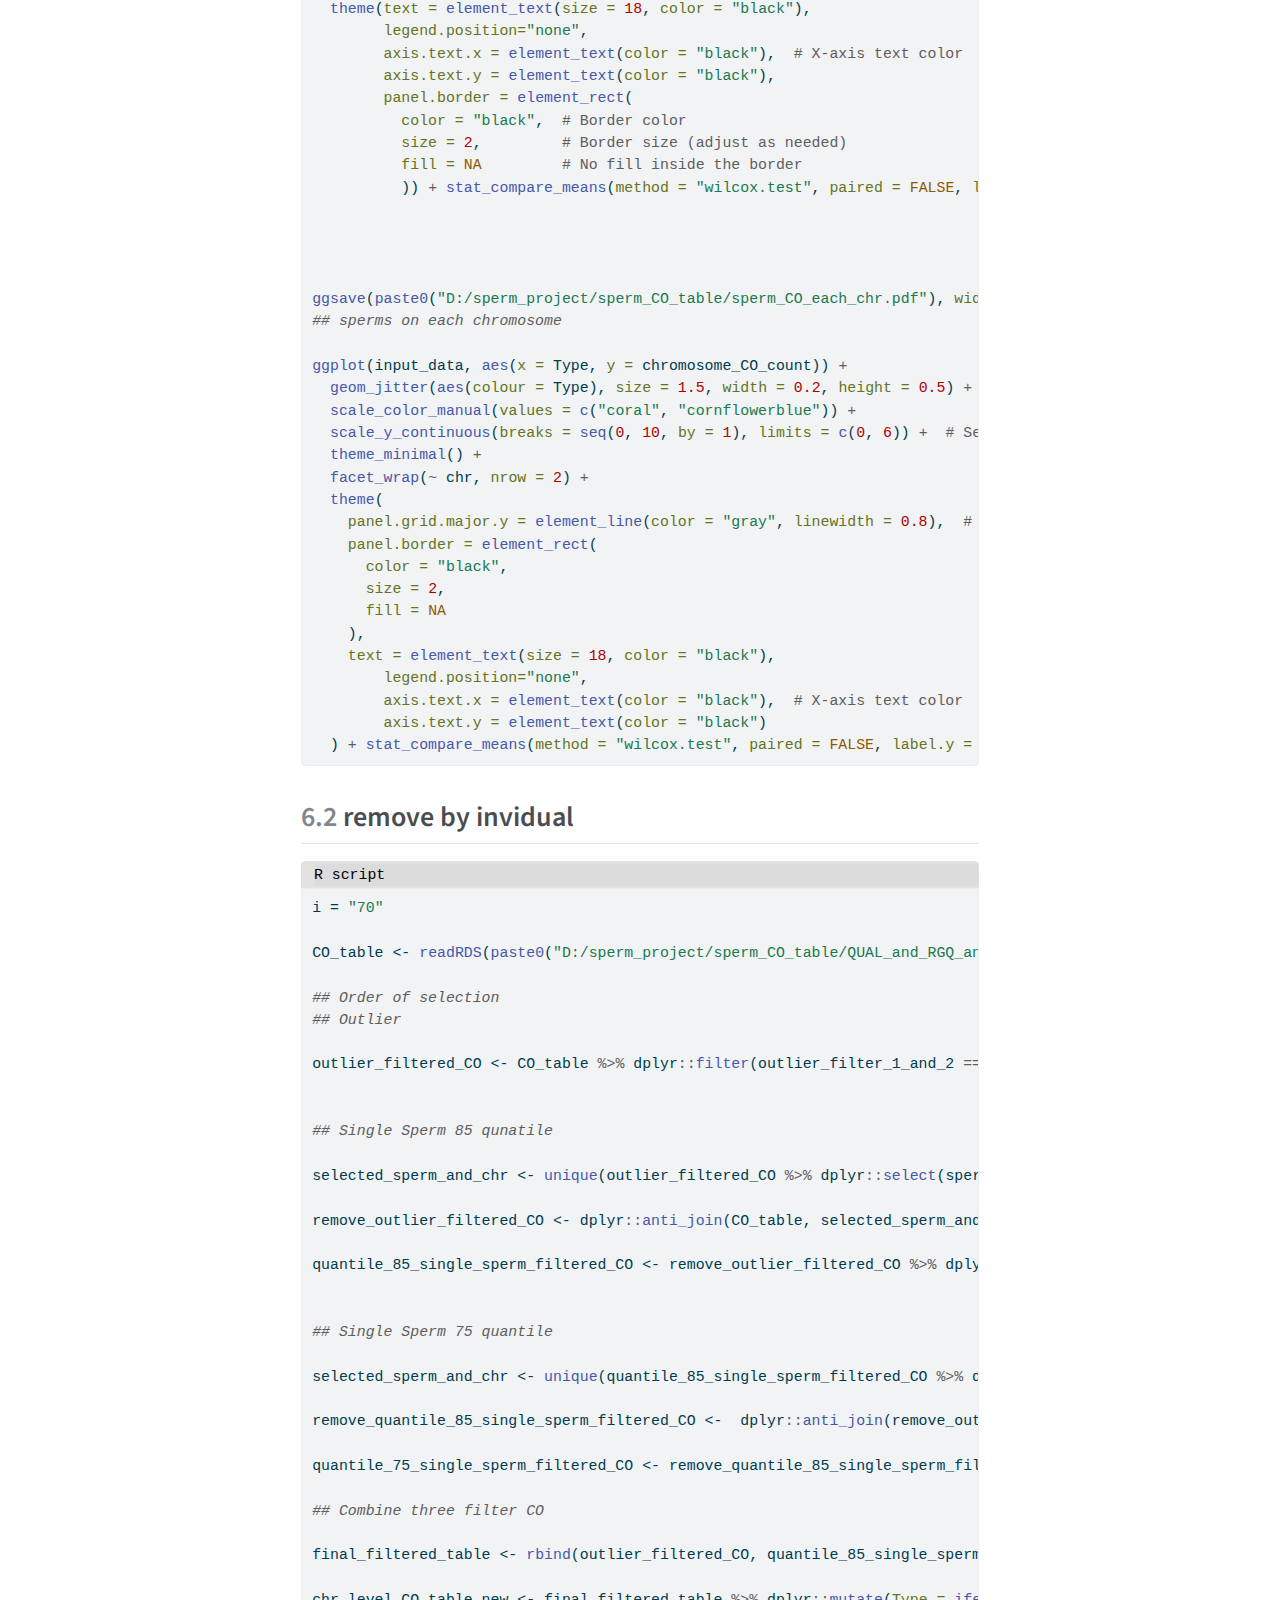
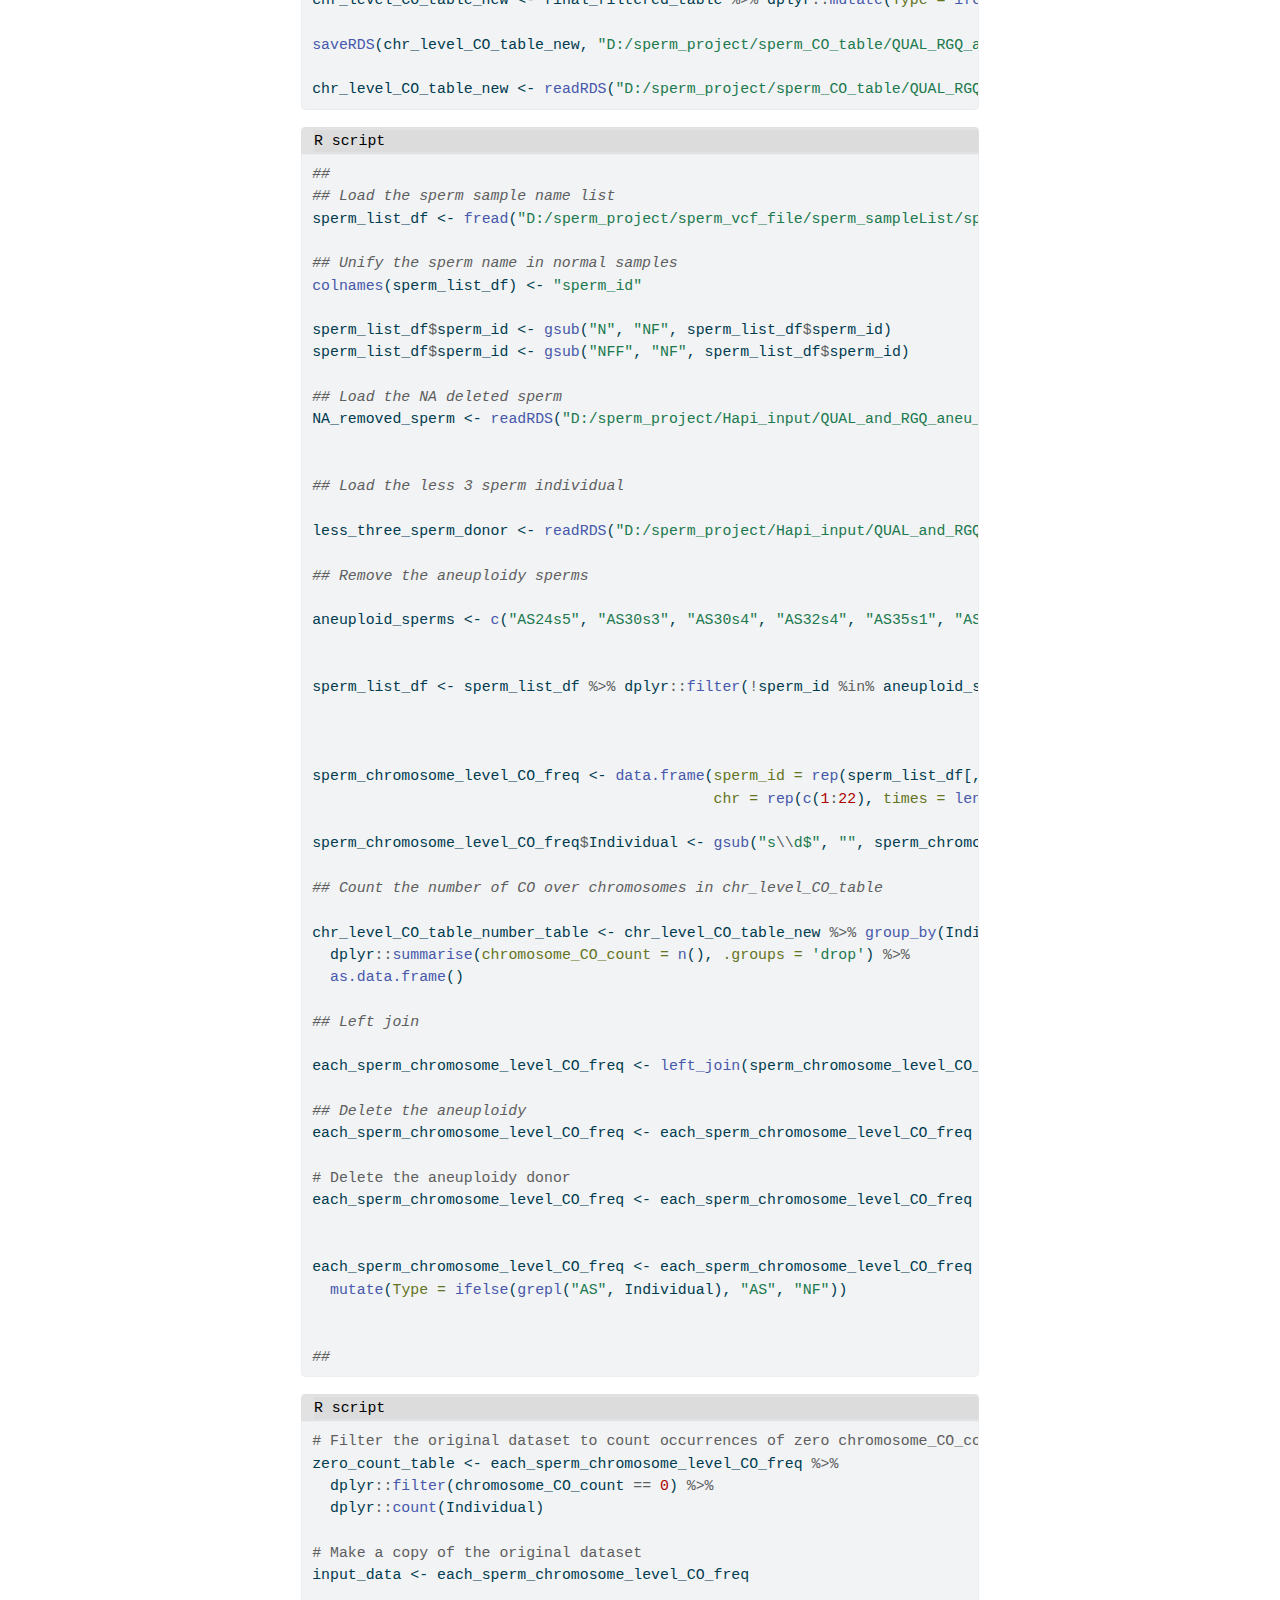
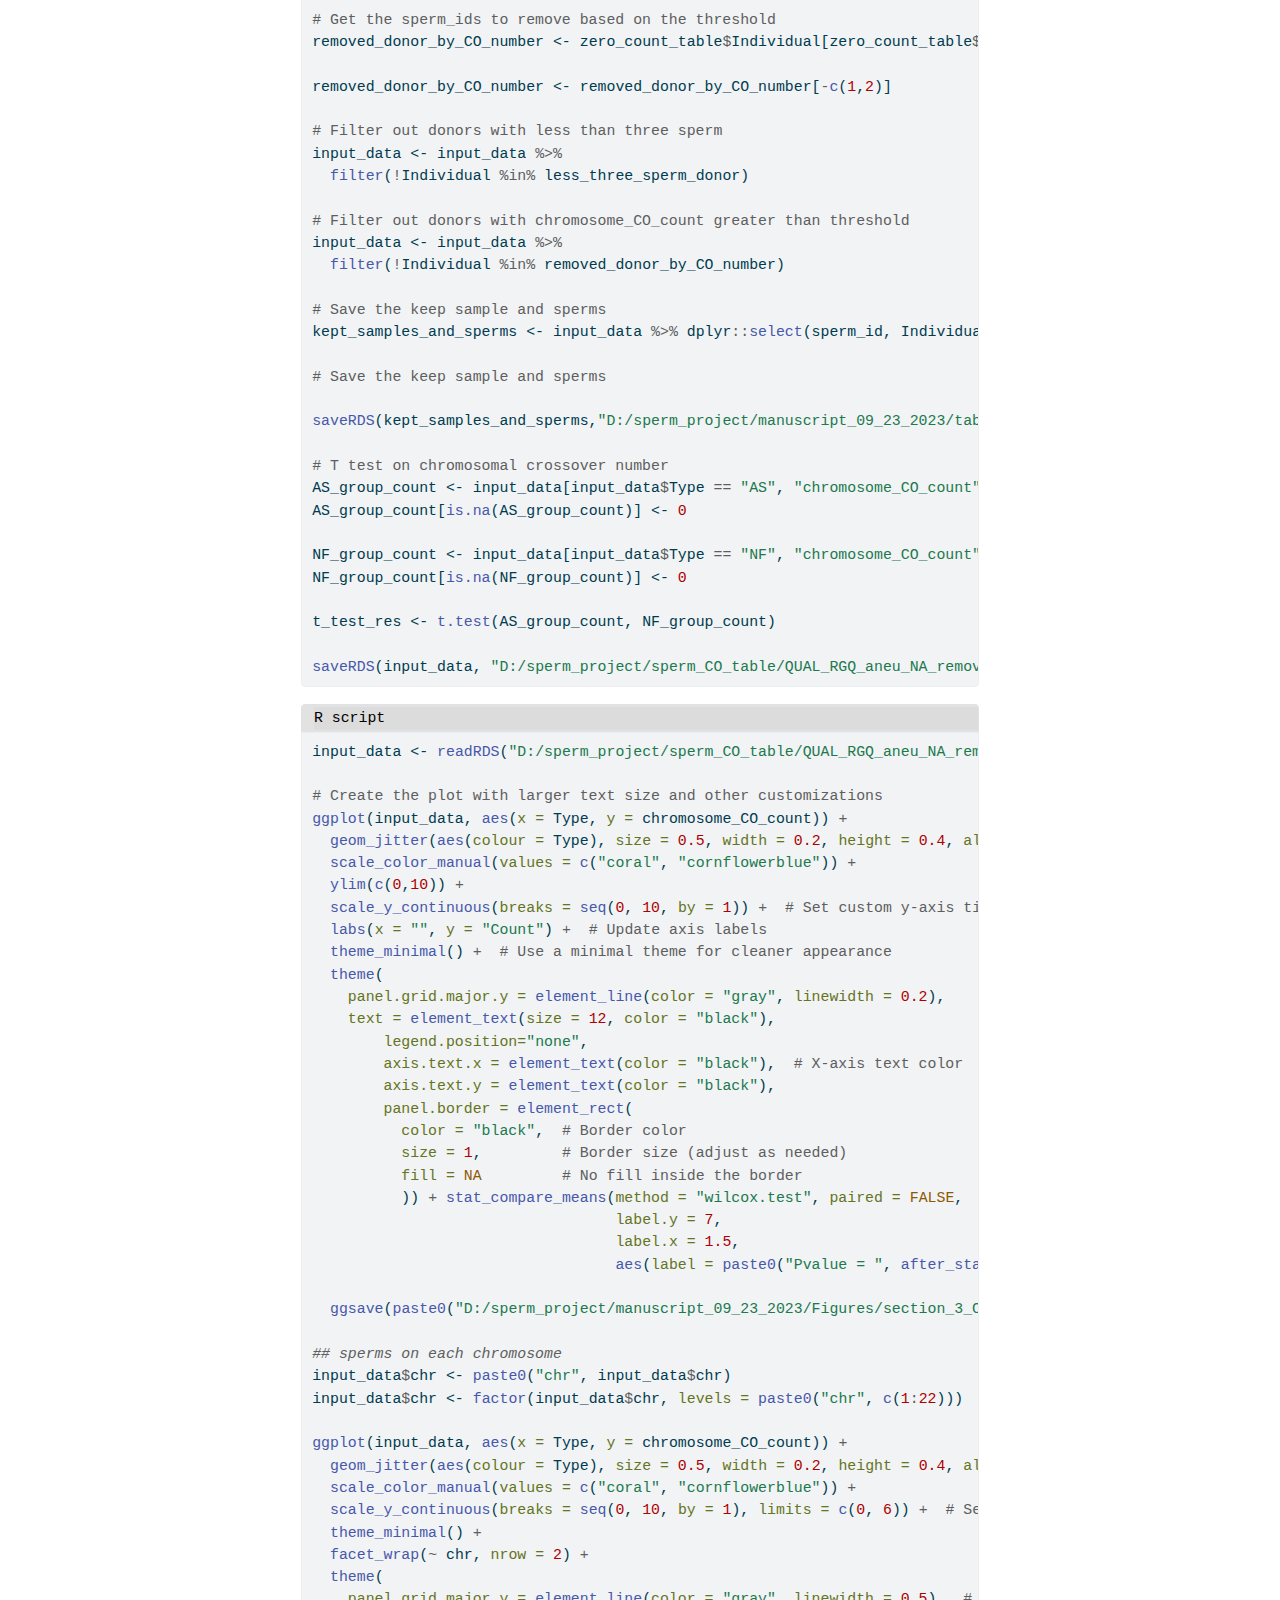
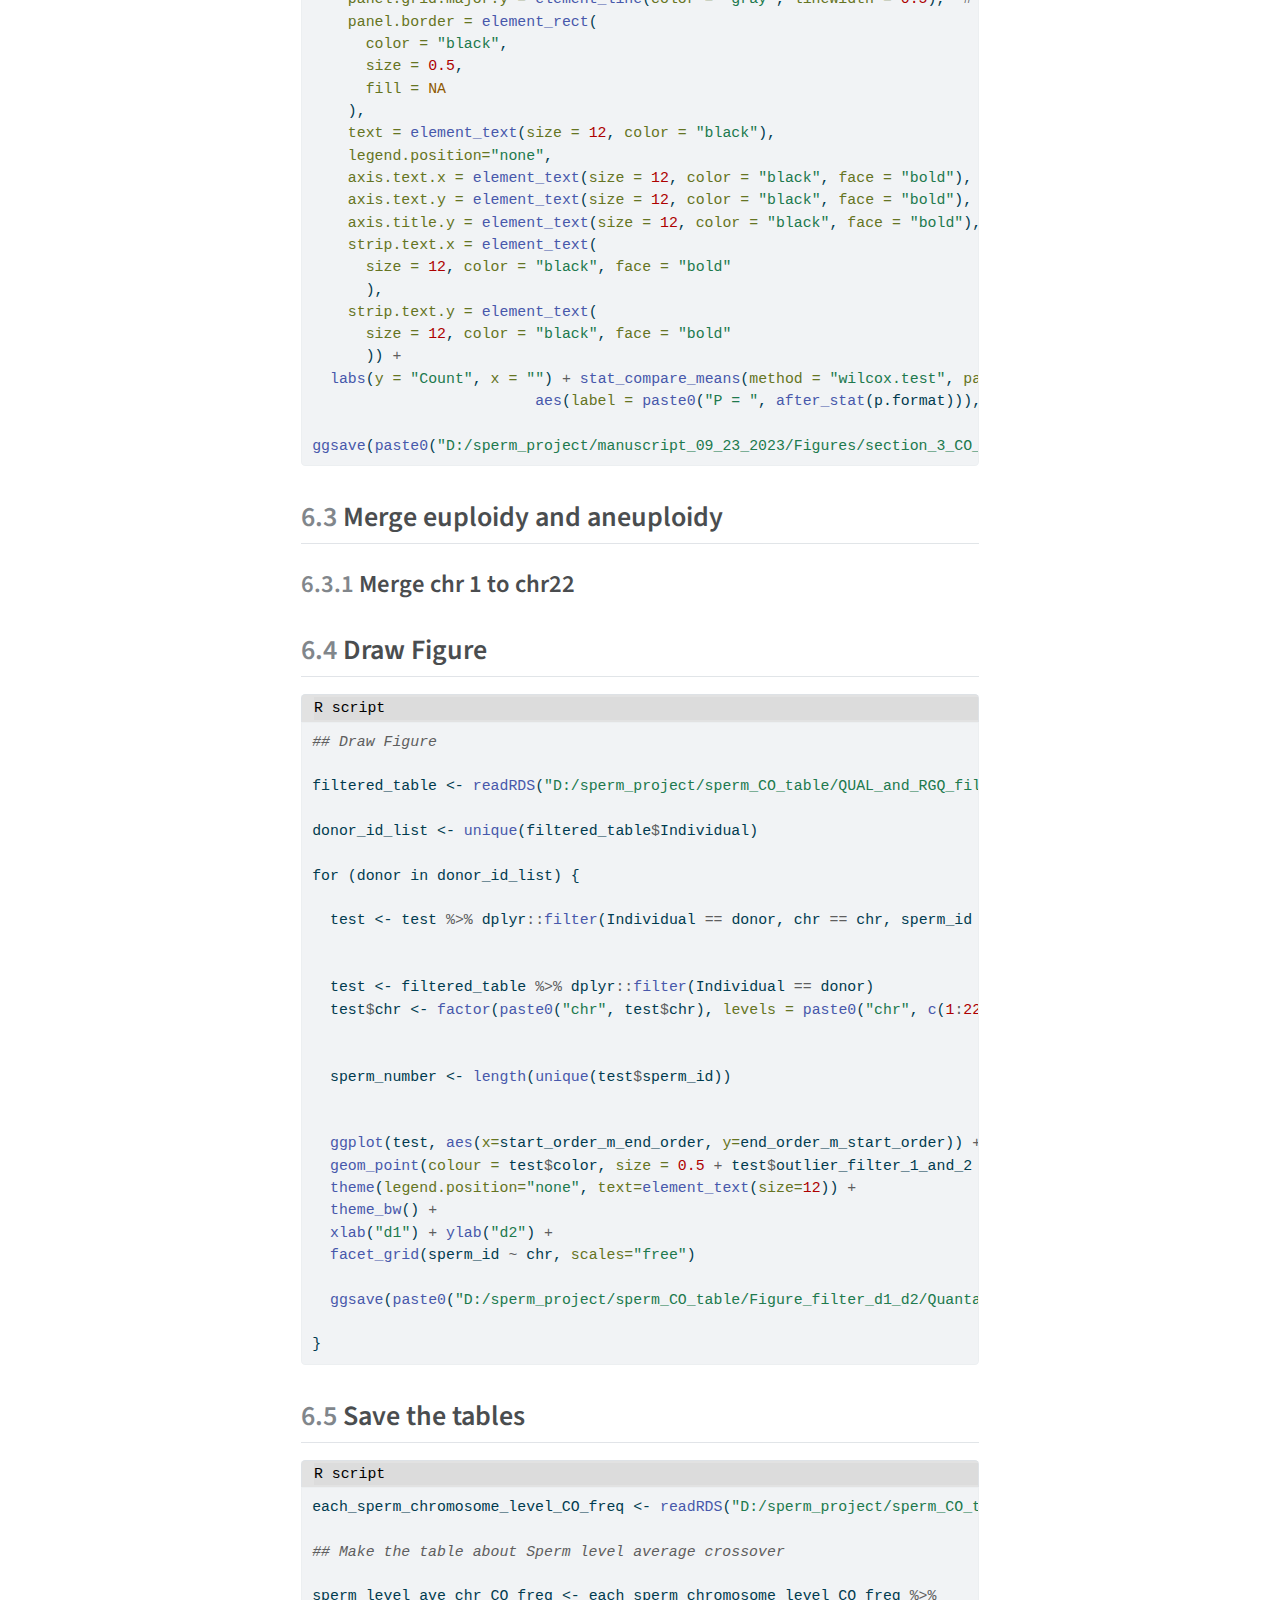
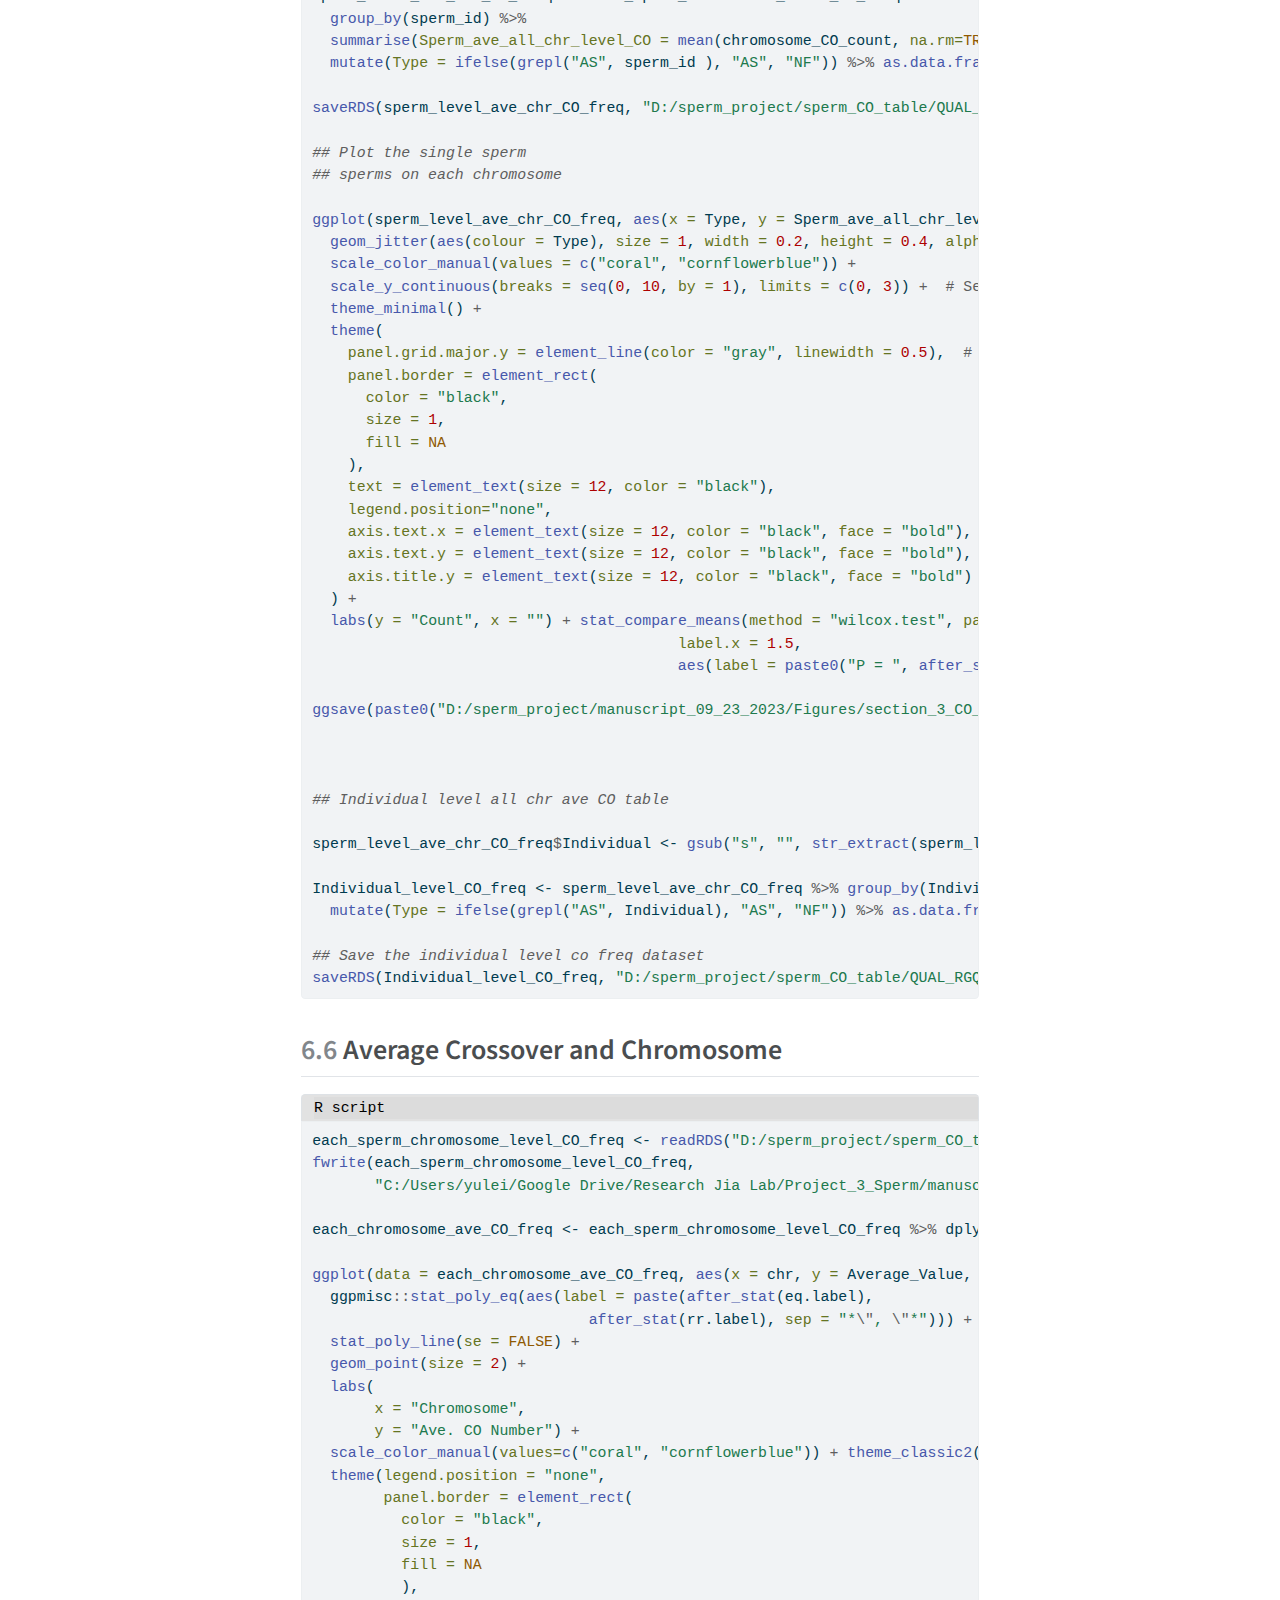
<file: _book/section_5_filter_HAPI_output.html>
<!DOCTYPE html>
<html xmlns="http://www.w3.org/1999/xhtml" lang="en" xml:lang="en"><head>

<meta charset="utf-8">
<meta name="generator" content="quarto-1.3.450">

<meta name="viewport" content="width=device-width, initial-scale=1.0, user-scalable=yes">


<title>Sequencing Sperm Genomes Reveals Reduced Recombination Frequency among Asthenospermia Patients - 6&nbsp; Filter Hapi Result</title>
<style>
code{white-space: pre-wrap;}
span.smallcaps{font-variant: small-caps;}
div.columns{display: flex; gap: min(4vw, 1.5em);}
div.column{flex: auto; overflow-x: auto;}
div.hanging-indent{margin-left: 1.5em; text-indent: -1.5em;}
ul.task-list{list-style: none;}
ul.task-list li input[type="checkbox"] {
  width: 0.8em;
  margin: 0 0.8em 0.2em -1em; /* quarto-specific, see https://github.com/quarto-dev/quarto-cli/issues/4556 */ 
  vertical-align: middle;
}
/* CSS for syntax highlighting */
pre > code.sourceCode { white-space: pre; position: relative; }
pre > code.sourceCode > span { display: inline-block; line-height: 1.25; }
pre > code.sourceCode > span:empty { height: 1.2em; }
.sourceCode { overflow: visible; }
code.sourceCode > span { color: inherit; text-decoration: inherit; }
div.sourceCode { margin: 1em 0; }
pre.sourceCode { margin: 0; }
@media screen {
div.sourceCode { overflow: auto; }
}
@media print {
pre > code.sourceCode { white-space: pre-wrap; }
pre > code.sourceCode > span { text-indent: -5em; padding-left: 5em; }
}
pre.numberSource code
  { counter-reset: source-line 0; }
pre.numberSource code > span
  { position: relative; left: -4em; counter-increment: source-line; }
pre.numberSource code > span > a:first-child::before
  { content: counter(source-line);
    position: relative; left: -1em; text-align: right; vertical-align: baseline;
    border: none; display: inline-block;
    -webkit-touch-callout: none; -webkit-user-select: none;
    -khtml-user-select: none; -moz-user-select: none;
    -ms-user-select: none; user-select: none;
    padding: 0 4px; width: 4em;
  }
pre.numberSource { margin-left: 3em;  padding-left: 4px; }
div.sourceCode
  {   }
@media screen {
pre > code.sourceCode > span > a:first-child::before { text-decoration: underline; }
}
</style>


<script src="site_libs/quarto-nav/quarto-nav.js"></script>
<script src="site_libs/quarto-nav/headroom.min.js"></script>
<script src="site_libs/clipboard/clipboard.min.js"></script>
<script src="site_libs/quarto-search/autocomplete.umd.js"></script>
<script src="site_libs/quarto-search/fuse.min.js"></script>
<script src="site_libs/quarto-search/quarto-search.js"></script>
<meta name="quarto:offset" content="./">
<link href="./section_6_compare_CO.html" rel="next">
<link href="./section_4_run_Hapi.html" rel="prev">
<script src="site_libs/quarto-html/quarto.js"></script>
<script src="site_libs/quarto-html/popper.min.js"></script>
<script src="site_libs/quarto-html/tippy.umd.min.js"></script>
<script src="site_libs/quarto-html/anchor.min.js"></script>
<link href="site_libs/quarto-html/tippy.css" rel="stylesheet">
<link href="site_libs/quarto-html/quarto-syntax-highlighting.css" rel="stylesheet" id="quarto-text-highlighting-styles">
<script src="site_libs/bootstrap/bootstrap.min.js"></script>
<link href="site_libs/bootstrap/bootstrap-icons.css" rel="stylesheet">
<link href="site_libs/bootstrap/bootstrap.min.css" rel="stylesheet" id="quarto-bootstrap" data-mode="light">
<script id="quarto-search-options" type="application/json">{
  "location": "sidebar",
  "copy-button": false,
  "collapse-after": 3,
  "panel-placement": "start",
  "type": "textbox",
  "limit": 20,
  "language": {
    "search-no-results-text": "No results",
    "search-matching-documents-text": "matching documents",
    "search-copy-link-title": "Copy link to search",
    "search-hide-matches-text": "Hide additional matches",
    "search-more-match-text": "more match in this document",
    "search-more-matches-text": "more matches in this document",
    "search-clear-button-title": "Clear",
    "search-detached-cancel-button-title": "Cancel",
    "search-submit-button-title": "Submit",
    "search-label": "Search"
  }
}</script>


</head>

<body class="nav-sidebar floating">

<div id="quarto-search-results"></div>
  <header id="quarto-header" class="headroom fixed-top">
  <nav class="quarto-secondary-nav">
    <div class="container-fluid d-flex">
      <button type="button" class="quarto-btn-toggle btn" data-bs-toggle="collapse" data-bs-target="#quarto-sidebar,#quarto-sidebar-glass" aria-controls="quarto-sidebar" aria-expanded="false" aria-label="Toggle sidebar navigation" onclick="if (window.quartoToggleHeadroom) { window.quartoToggleHeadroom(); }">
        <i class="bi bi-layout-text-sidebar-reverse"></i>
      </button>
      <nav class="quarto-page-breadcrumbs" aria-label="breadcrumb"><ol class="breadcrumb"><li class="breadcrumb-item"><a href="./section_5_filter_HAPI_output.html"><span class="chapter-number">6</span>&nbsp; <span class="chapter-title">Filter Hapi Result</span></a></li></ol></nav>
      <a class="flex-grow-1" role="button" data-bs-toggle="collapse" data-bs-target="#quarto-sidebar,#quarto-sidebar-glass" aria-controls="quarto-sidebar" aria-expanded="false" aria-label="Toggle sidebar navigation" onclick="if (window.quartoToggleHeadroom) { window.quartoToggleHeadroom(); }">      
      </a>
      <button type="button" class="btn quarto-search-button" aria-label="" onclick="window.quartoOpenSearch();">
        <i class="bi bi-search"></i>
      </button>
    </div>
  </nav>
</header>
<!-- content -->
<div id="quarto-content" class="quarto-container page-columns page-rows-contents page-layout-article">
<!-- sidebar -->
  <nav id="quarto-sidebar" class="sidebar collapse collapse-horizontal sidebar-navigation floating overflow-auto">
    <div class="pt-lg-2 mt-2 text-left sidebar-header">
    <div class="sidebar-title mb-0 py-0">
      <a href="./">Sequencing Sperm Genomes Reveals Reduced Recombination Frequency among Asthenospermia Patients</a> 
    </div>
      </div>
        <div class="mt-2 flex-shrink-0 align-items-center">
        <div class="sidebar-search">
        <div id="quarto-search" class="" title="Search"></div>
        </div>
        </div>
    <div class="sidebar-menu-container"> 
    <ul class="list-unstyled mt-1">
        <li class="sidebar-item">
  <div class="sidebar-item-container"> 
  <a href="./index.html" class="sidebar-item-text sidebar-link">
 <span class="menu-text"><span class="chapter-number">1</span>&nbsp; <span class="chapter-title">Introduction</span></span></a>
  </div>
</li>
        <li class="sidebar-item">
  <div class="sidebar-item-container"> 
  <a href="./section_1_data_process.html" class="sidebar-item-text sidebar-link">
 <span class="menu-text"><span class="chapter-number">2</span>&nbsp; <span class="chapter-title">Data Preparation</span></span></a>
  </div>
</li>
        <li class="sidebar-item">
  <div class="sidebar-item-container"> 
  <a href="./section_2_aneuploidy_test.html" class="sidebar-item-text sidebar-link">
 <span class="menu-text"><span class="chapter-number">3</span>&nbsp; <span class="chapter-title">Aneuploidy Test</span></span></a>
  </div>
</li>
        <li class="sidebar-item">
  <div class="sidebar-item-container"> 
  <a href="./section_3_prepare_data_for_Hapi.html" class="sidebar-item-text sidebar-link">
 <span class="menu-text"><span class="chapter-number">4</span>&nbsp; <span class="chapter-title">Prepare the input data for HAPI</span></span></a>
  </div>
</li>
        <li class="sidebar-item">
  <div class="sidebar-item-container"> 
  <a href="./section_4_run_Hapi.html" class="sidebar-item-text sidebar-link">
 <span class="menu-text"><span class="chapter-number">5</span>&nbsp; <span class="chapter-title">Run HAPI</span></span></a>
  </div>
</li>
        <li class="sidebar-item">
  <div class="sidebar-item-container"> 
  <a href="./section_5_filter_HAPI_output.html" class="sidebar-item-text sidebar-link active">
 <span class="menu-text"><span class="chapter-number">6</span>&nbsp; <span class="chapter-title">Filter Hapi Result</span></span></a>
  </div>
</li>
        <li class="sidebar-item">
  <div class="sidebar-item-container"> 
  <a href="./section_6_compare_CO.html" class="sidebar-item-text sidebar-link">
 <span class="menu-text"><span class="chapter-number">7</span>&nbsp; <span class="chapter-title">Compare CO</span></span></a>
  </div>
</li>
        <li class="sidebar-item">
  <div class="sidebar-item-container"> 
  <a href="./section_7_CO_and_clinical_outcome_association_study.html" class="sidebar-item-text sidebar-link">
 <span class="menu-text"><span class="chapter-number">8</span>&nbsp; <span class="chapter-title">Crossover Frequency and Clinical Characteristics Association Study</span></span></a>
  </div>
</li>
        <li class="sidebar-item">
  <div class="sidebar-item-container"> 
  <a href="./section_8_CO_whole_genome_association_study.html" class="sidebar-item-text sidebar-link">
 <span class="menu-text"><span class="chapter-number">9</span>&nbsp; <span class="chapter-title">Crossover Frequency and Genome Association Study</span></span></a>
  </div>
</li>
        <li class="sidebar-item">
  <div class="sidebar-item-container"> 
  <a href="./section_9_transcriptome.html" class="sidebar-item-text sidebar-link">
 <span class="menu-text"><span class="chapter-number">10</span>&nbsp; <span class="chapter-title">Sperm Transcriptome Study</span></span></a>
  </div>
</li>
    </ul>
    </div>
</nav>
<div id="quarto-sidebar-glass" data-bs-toggle="collapse" data-bs-target="#quarto-sidebar,#quarto-sidebar-glass"></div>
<!-- margin-sidebar -->
    <div id="quarto-margin-sidebar" class="sidebar margin-sidebar">
        <nav id="TOC" role="doc-toc" class="toc-active">
    <h2 id="toc-title">Table of contents</h2>
   
  <ul>
  <li><a href="#outlier-filter" id="toc-outlier-filter" class="nav-link active" data-scroll-target="#outlier-filter"><span class="header-section-number">6.1</span> Outlier Filter</a>
  <ul class="collapse">
  <li><a href="#outlier-filter-on-whole-sperms-this-step-was-embeded-in-the-co-calling-step" id="toc-outlier-filter-on-whole-sperms-this-step-was-embeded-in-the-co-calling-step" class="nav-link" data-scroll-target="#outlier-filter-on-whole-sperms-this-step-was-embeded-in-the-co-calling-step"><span class="header-section-number">6.1.1</span> Outlier Filter on Whole Sperms (This step was embeded in the CO calling step)</a></li>
  <li><a href="#quantile-filter-on-whole-sperms-this-step-was-embeded-in-the-co-calling-step" id="toc-quantile-filter-on-whole-sperms-this-step-was-embeded-in-the-co-calling-step" class="nav-link" data-scroll-target="#quantile-filter-on-whole-sperms-this-step-was-embeded-in-the-co-calling-step"><span class="header-section-number">6.1.2</span> 85% Quantile Filter on Whole Sperms (This step was embeded in the CO calling step)</a></li>
  <li><a href="#quantile-filter-on-whole-sperms" id="toc-quantile-filter-on-whole-sperms" class="nav-link" data-scroll-target="#quantile-filter-on-whole-sperms"><span class="header-section-number">6.1.3</span> 75% Quantile Filter on Whole Sperms</a></li>
  <li><a href="#quantile-filter-on-whole-sperms-1" id="toc-quantile-filter-on-whole-sperms-1" class="nav-link" data-scroll-target="#quantile-filter-on-whole-sperms-1"><span class="header-section-number">6.1.4</span> 65% Quantile Filter on Whole Sperms</a></li>
  </ul></li>
  <li><a href="#remove-by-invidual" id="toc-remove-by-invidual" class="nav-link" data-scroll-target="#remove-by-invidual"><span class="header-section-number">6.2</span> remove by invidual</a></li>
  <li><a href="#merge-euploidy-and-aneuploidy" id="toc-merge-euploidy-and-aneuploidy" class="nav-link" data-scroll-target="#merge-euploidy-and-aneuploidy"><span class="header-section-number">6.3</span> Merge euploidy and aneuploidy</a>
  <ul class="collapse">
  <li><a href="#merge-chr-1-to-chr22" id="toc-merge-chr-1-to-chr22" class="nav-link" data-scroll-target="#merge-chr-1-to-chr22"><span class="header-section-number">6.3.1</span> Merge chr 1 to chr22</a></li>
  </ul></li>
  <li><a href="#draw-figure" id="toc-draw-figure" class="nav-link" data-scroll-target="#draw-figure"><span class="header-section-number">6.4</span> Draw Figure</a></li>
  <li><a href="#save-the-tables" id="toc-save-the-tables" class="nav-link" data-scroll-target="#save-the-tables"><span class="header-section-number">6.5</span> Save the tables</a></li>
  <li><a href="#average-crossover-and-chromosome" id="toc-average-crossover-and-chromosome" class="nav-link" data-scroll-target="#average-crossover-and-chromosome"><span class="header-section-number">6.6</span> Average Crossover and Chromosome</a></li>
  </ul>
</nav>
    </div>
<!-- main -->
<main class="content" id="quarto-document-content">

<header id="title-block-header" class="quarto-title-block default">
<div class="quarto-title">
<h1 class="title"><span class="chapter-number">6</span>&nbsp; <span class="chapter-title">Filter Hapi Result</span></h1>
</div>



<div class="quarto-title-meta">

    
  
    
  </div>
  

</header>

<div class="cell">
<div class="code-with-filename">
<div class="code-with-filename-file">
<pre><strong>R script</strong></pre>
</div>
<div class="sourceCode cell-code" id="cb1"><pre class="sourceCode r code-with-copy"><code class="sourceCode r"><span id="cb1-1"><a href="#cb1-1" aria-hidden="true" tabindex="-1"></a>error_rate_vector <span class="ot">=</span> <span class="fu">c</span>(<span class="st">"default"</span>, <span class="st">"90"</span>, <span class="st">"80"</span>, <span class="st">"70"</span>, <span class="st">"60"</span>, <span class="st">"50"</span>, <span class="st">"40"</span>, <span class="st">"30"</span>, <span class="st">"20"</span>)</span>
<span id="cb1-2"><a href="#cb1-2" aria-hidden="true" tabindex="-1"></a></span>
<span id="cb1-3"><a href="#cb1-3" aria-hidden="true" tabindex="-1"></a><span class="cf">for</span> (i <span class="cf">in</span> error_rate_vector) {</span>
<span id="cb1-4"><a href="#cb1-4" aria-hidden="true" tabindex="-1"></a>  <span class="co"># Create a list to store data frames from individual files</span></span>
<span id="cb1-5"><a href="#cb1-5" aria-hidden="true" tabindex="-1"></a>  co_list <span class="ot">&lt;-</span> <span class="fu">lapply</span>(<span class="dv">1</span><span class="sc">:</span><span class="dv">22</span>, <span class="cf">function</span>(chr_id) {</span>
<span id="cb1-6"><a href="#cb1-6" aria-hidden="true" tabindex="-1"></a>    <span class="fu">readRDS</span>(<span class="fu">paste0</span>(<span class="st">"D:/sperm_project/sperm_CO_table/QUAL_and_RGQ_aneu_NA_removed_3/hmm_"</span>, i, <span class="st">"/chr"</span>, chr_id, <span class="st">".rds"</span>))</span>
<span id="cb1-7"><a href="#cb1-7" aria-hidden="true" tabindex="-1"></a>    })</span>
<span id="cb1-8"><a href="#cb1-8" aria-hidden="true" tabindex="-1"></a>  </span>
<span id="cb1-9"><a href="#cb1-9" aria-hidden="true" tabindex="-1"></a>  <span class="co"># Combine data frames into a single data frame</span></span>
<span id="cb1-10"><a href="#cb1-10" aria-hidden="true" tabindex="-1"></a>  whole_co_merged <span class="ot">&lt;-</span> <span class="fu">do.call</span>(rbind, co_list)</span>
<span id="cb1-11"><a href="#cb1-11" aria-hidden="true" tabindex="-1"></a>  </span>
<span id="cb1-12"><a href="#cb1-12" aria-hidden="true" tabindex="-1"></a>  <span class="co"># Generate the file name including the error rate</span></span>
<span id="cb1-13"><a href="#cb1-13" aria-hidden="true" tabindex="-1"></a>  output_file <span class="ot">&lt;-</span> <span class="fu">paste0</span>(<span class="st">"D:/sperm_project/sperm_CO_table/QUAL_and_RGQ_aneu_NA_removed_3/hmm_"</span>, i, <span class="st">".rds"</span>)</span>
<span id="cb1-14"><a href="#cb1-14" aria-hidden="true" tabindex="-1"></a>  </span>
<span id="cb1-15"><a href="#cb1-15" aria-hidden="true" tabindex="-1"></a>  <span class="co"># Save the merged data frame to an RDS file with the correct file name</span></span>
<span id="cb1-16"><a href="#cb1-16" aria-hidden="true" tabindex="-1"></a>  <span class="fu">saveRDS</span>(whole_co_merged, output_file)</span>
<span id="cb1-17"><a href="#cb1-17" aria-hidden="true" tabindex="-1"></a>}</span></code><button title="Copy to Clipboard" class="code-copy-button"><i class="bi"></i></button></pre></div>
</div>
</div>
<section id="outlier-filter" class="level2" data-number="6.1">
<h2 data-number="6.1" class="anchored" data-anchor-id="outlier-filter"><span class="header-section-number">6.1</span> Outlier Filter</h2>
<section id="outlier-filter-on-whole-sperms-this-step-was-embeded-in-the-co-calling-step" class="level3" data-number="6.1.1">
<h3 data-number="6.1.1" class="anchored" data-anchor-id="outlier-filter-on-whole-sperms-this-step-was-embeded-in-the-co-calling-step"><span class="header-section-number">6.1.1</span> Outlier Filter on Whole Sperms (This step was embeded in the CO calling step)</h3>
<div class="cell">
<div class="code-with-filename">
<div class="code-with-filename-file">
<pre><strong>R script</strong></pre>
</div>
<div class="sourceCode cell-code" id="cb2"><pre class="sourceCode r code-with-copy"><code class="sourceCode r"><span id="cb2-1"><a href="#cb2-1" aria-hidden="true" tabindex="-1"></a>outlier_filter_chr_df <span class="ot">&lt;-</span> <span class="fu">c</span>()</span>
<span id="cb2-2"><a href="#cb2-2" aria-hidden="true" tabindex="-1"></a></span>
<span id="cb2-3"><a href="#cb2-3" aria-hidden="true" tabindex="-1"></a><span class="cf">for</span> (chr_id <span class="cf">in</span> <span class="fu">c</span>(<span class="dv">1</span><span class="sc">:</span><span class="dv">22</span>)) {</span>
<span id="cb2-4"><a href="#cb2-4" aria-hidden="true" tabindex="-1"></a>  </span>
<span id="cb2-5"><a href="#cb2-5" aria-hidden="true" tabindex="-1"></a>  chr_i_CO <span class="ot">&lt;-</span> <span class="fu">readRDS</span>(<span class="fu">paste0</span>(<span class="st">"D:/sperm_project/sperm_CO_table/QUAL_and_RGQ/chr"</span>, chr_id, <span class="st">".rds"</span>))</span>
<span id="cb2-6"><a href="#cb2-6" aria-hidden="true" tabindex="-1"></a>  </span>
<span id="cb2-7"><a href="#cb2-7" aria-hidden="true" tabindex="-1"></a>  sperm_id_list <span class="ot">&lt;-</span> <span class="fu">unique</span>(chr_i_CO<span class="sc">$</span>sperm_id)</span>
<span id="cb2-8"><a href="#cb2-8" aria-hidden="true" tabindex="-1"></a>  </span>
<span id="cb2-9"><a href="#cb2-9" aria-hidden="true" tabindex="-1"></a>  chr_i_CO<span class="sc">$</span>start_order_m_end_order <span class="ot">&lt;-</span> <span class="cn">NA</span></span>
<span id="cb2-10"><a href="#cb2-10" aria-hidden="true" tabindex="-1"></a>  </span>
<span id="cb2-11"><a href="#cb2-11" aria-hidden="true" tabindex="-1"></a>  chr_i_CO<span class="sc">$</span>end_order_m_start_order <span class="ot">&lt;-</span> <span class="cn">NA</span></span>
<span id="cb2-12"><a href="#cb2-12" aria-hidden="true" tabindex="-1"></a>  </span>
<span id="cb2-13"><a href="#cb2-13" aria-hidden="true" tabindex="-1"></a>  chr_i_CO<span class="sc">$</span>outlier_filter_1 <span class="ot">&lt;-</span> <span class="dv">0</span></span>
<span id="cb2-14"><a href="#cb2-14" aria-hidden="true" tabindex="-1"></a>  </span>
<span id="cb2-15"><a href="#cb2-15" aria-hidden="true" tabindex="-1"></a>  chr_i_CO<span class="sc">$</span>outlier_filter_2 <span class="ot">&lt;-</span> <span class="dv">0</span></span>
<span id="cb2-16"><a href="#cb2-16" aria-hidden="true" tabindex="-1"></a>  </span>
<span id="cb2-17"><a href="#cb2-17" aria-hidden="true" tabindex="-1"></a>  chr_i_CO<span class="sc">$</span>outlier_filter_1_and_2 <span class="ot">&lt;-</span> <span class="dv">0</span></span>
<span id="cb2-18"><a href="#cb2-18" aria-hidden="true" tabindex="-1"></a>  </span>
<span id="cb2-19"><a href="#cb2-19" aria-hidden="true" tabindex="-1"></a>  chr_i_CO<span class="sc">$</span>color <span class="ot">&lt;-</span> <span class="st">"azure3"</span></span>
<span id="cb2-20"><a href="#cb2-20" aria-hidden="true" tabindex="-1"></a>  </span>
<span id="cb2-21"><a href="#cb2-21" aria-hidden="true" tabindex="-1"></a>  <span class="cf">for</span> (sperm <span class="cf">in</span> sperm_id_list) {</span>
<span id="cb2-22"><a href="#cb2-22" aria-hidden="true" tabindex="-1"></a>    chr_i_CO_sub <span class="ot">&lt;-</span> chr_i_CO <span class="sc">%&gt;%</span> <span class="fu">filter</span>(sperm_id <span class="sc">==</span> sperm)</span>
<span id="cb2-23"><a href="#cb2-23" aria-hidden="true" tabindex="-1"></a>    </span>
<span id="cb2-24"><a href="#cb2-24" aria-hidden="true" tabindex="-1"></a>    <span class="cf">if</span>(<span class="fu">nrow</span>(chr_i_CO_sub) <span class="sc">&lt;</span> <span class="dv">5</span>){</span>
<span id="cb2-25"><a href="#cb2-25" aria-hidden="true" tabindex="-1"></a>      chr_i_CO_sub<span class="sc">$</span>outlier_filter_1_and_2 <span class="ot">=</span> <span class="dv">1</span></span>
<span id="cb2-26"><a href="#cb2-26" aria-hidden="true" tabindex="-1"></a>      chr_i_CO_sub<span class="sc">$</span>color[chr_i_CO_sub<span class="sc">$</span>outlier_filter_1_and_2 <span class="sc">==</span> <span class="dv">1</span>] <span class="ot">&lt;-</span> <span class="st">"brown3"</span></span>
<span id="cb2-27"><a href="#cb2-27" aria-hidden="true" tabindex="-1"></a>    }<span class="cf">else</span>{</span>
<span id="cb2-28"><a href="#cb2-28" aria-hidden="true" tabindex="-1"></a>      chr_i_CO_sub<span class="sc">$</span>start_order_m_end_order[<span class="dv">2</span><span class="sc">:</span><span class="fu">length</span>(chr_i_CO_sub<span class="sc">$</span>start_order_m_end_order)] <span class="ot">&lt;-</span> chr_i_CO_sub<span class="sc">$</span>hap_position_order.x[<span class="dv">2</span><span class="sc">:</span><span class="fu">length</span>(chr_i_CO_sub<span class="sc">$</span>hap_position_order.x)] <span class="sc">-</span> chr_i_CO_sub<span class="sc">$</span>hap_position_order.y[<span class="dv">1</span><span class="sc">:</span><span class="fu">length</span>(chr_i_CO_sub<span class="sc">$</span>hap_position_order.x) <span class="sc">-</span> <span class="dv">1</span>]</span>
<span id="cb2-29"><a href="#cb2-29" aria-hidden="true" tabindex="-1"></a>      chr_i_CO_sub<span class="sc">$</span>end_order_m_start_order[<span class="dv">1</span><span class="sc">:</span><span class="fu">length</span>(chr_i_CO_sub<span class="sc">$</span>start_order_m_end_order) <span class="sc">-</span> <span class="dv">1</span>] <span class="ot">&lt;-</span> chr_i_CO_sub<span class="sc">$</span>hap_position_order.x[<span class="dv">2</span><span class="sc">:</span><span class="fu">length</span>(chr_i_CO_sub<span class="sc">$</span>hap_position_order.x)] <span class="sc">-</span> chr_i_CO_sub<span class="sc">$</span>hap_position_order.y[<span class="dv">1</span><span class="sc">:</span><span class="fu">length</span>(chr_i_CO_sub<span class="sc">$</span>hap_position_order.x) <span class="sc">-</span> <span class="dv">1</span>]  </span>
<span id="cb2-30"><a href="#cb2-30" aria-hidden="true" tabindex="-1"></a>      </span>
<span id="cb2-31"><a href="#cb2-31" aria-hidden="true" tabindex="-1"></a>      quartiles_1 <span class="ot">&lt;-</span> <span class="fu">quantile</span>(chr_i_CO_sub<span class="sc">$</span>start_order_m_end_order, <span class="at">probs=</span><span class="fu">c</span>(.<span class="dv">25</span>, .<span class="dv">75</span>), <span class="at">na.rm =</span> <span class="cn">TRUE</span>)</span>
<span id="cb2-32"><a href="#cb2-32" aria-hidden="true" tabindex="-1"></a>      quartiles_2 <span class="ot">&lt;-</span> <span class="fu">quantile</span>(chr_i_CO_sub<span class="sc">$</span>end_order_m_start_order, <span class="at">probs=</span><span class="fu">c</span>(.<span class="dv">25</span>, .<span class="dv">75</span>), <span class="at">na.rm =</span> <span class="cn">TRUE</span>)</span>
<span id="cb2-33"><a href="#cb2-33" aria-hidden="true" tabindex="-1"></a>      </span>
<span id="cb2-34"><a href="#cb2-34" aria-hidden="true" tabindex="-1"></a>      IQR_1 <span class="ot">&lt;-</span> <span class="fu">IQR</span>(chr_i_CO_sub<span class="sc">$</span>start_order_m_end_order[<span class="sc">!</span><span class="fu">is.na</span>(chr_i_CO_sub<span class="sc">$</span>start_order_m_end_order)])</span>
<span id="cb2-35"><a href="#cb2-35" aria-hidden="true" tabindex="-1"></a>      IQR_2 <span class="ot">&lt;-</span> <span class="fu">IQR</span>(chr_i_CO_sub<span class="sc">$</span>end_order_m_start_order[<span class="sc">!</span><span class="fu">is.na</span>(chr_i_CO_sub<span class="sc">$</span>end_order_m_start_order)])</span>
<span id="cb2-36"><a href="#cb2-36" aria-hidden="true" tabindex="-1"></a>      </span>
<span id="cb2-37"><a href="#cb2-37" aria-hidden="true" tabindex="-1"></a>      Upper_1 <span class="ot">&lt;-</span> <span class="fu">as.numeric</span>(quartiles_1[<span class="dv">2</span>]) <span class="sc">+</span> <span class="fl">1.5</span><span class="sc">*</span>IQR_1 </span>
<span id="cb2-38"><a href="#cb2-38" aria-hidden="true" tabindex="-1"></a>      Upper_2 <span class="ot">&lt;-</span> <span class="fu">as.numeric</span>(quartiles_2[<span class="dv">2</span>]) <span class="sc">+</span> <span class="fl">1.5</span><span class="sc">*</span>IQR_2 </span>
<span id="cb2-39"><a href="#cb2-39" aria-hidden="true" tabindex="-1"></a>      </span>
<span id="cb2-40"><a href="#cb2-40" aria-hidden="true" tabindex="-1"></a>      chr_i_CO_sub<span class="sc">$</span>outlier_filter_1[chr_i_CO_sub<span class="sc">$</span>start_order_m_end_order <span class="sc">&gt;</span> Upper_1] <span class="ot">&lt;-</span> <span class="dv">1</span></span>
<span id="cb2-41"><a href="#cb2-41" aria-hidden="true" tabindex="-1"></a>      chr_i_CO_sub<span class="sc">$</span>outlier_filter_2[chr_i_CO_sub<span class="sc">$</span>end_order_m_start_order <span class="sc">&gt;</span> Upper_2] <span class="ot">&lt;-</span> <span class="dv">1</span></span>
<span id="cb2-42"><a href="#cb2-42" aria-hidden="true" tabindex="-1"></a>      chr_i_CO_sub<span class="sc">$</span>outlier_filter_1_and_2[chr_i_CO_sub<span class="sc">$</span>start_order_m_end_order <span class="sc">&gt;</span> Upper_1 <span class="sc">&amp;</span> chr_i_CO_sub<span class="sc">$</span>end_order_m_start_order <span class="sc">&gt;</span> Upper_2] <span class="ot">&lt;-</span> <span class="dv">1</span></span>
<span id="cb2-43"><a href="#cb2-43" aria-hidden="true" tabindex="-1"></a>      </span>
<span id="cb2-44"><a href="#cb2-44" aria-hidden="true" tabindex="-1"></a>      chr_i_CO_sub<span class="sc">$</span>color[chr_i_CO_sub<span class="sc">$</span>outlier_filter_1_and_2 <span class="sc">==</span> <span class="dv">1</span>] <span class="ot">&lt;-</span> <span class="st">"brown3"</span></span>
<span id="cb2-45"><a href="#cb2-45" aria-hidden="true" tabindex="-1"></a>      </span>
<span id="cb2-46"><a href="#cb2-46" aria-hidden="true" tabindex="-1"></a>    }</span>
<span id="cb2-47"><a href="#cb2-47" aria-hidden="true" tabindex="-1"></a>    outlier_filter_chr_df <span class="ot">&lt;-</span> <span class="fu">rbind</span>(outlier_filter_chr_df, chr_i_CO_sub)</span>
<span id="cb2-48"><a href="#cb2-48" aria-hidden="true" tabindex="-1"></a>  }</span>
<span id="cb2-49"><a href="#cb2-49" aria-hidden="true" tabindex="-1"></a>  </span>
<span id="cb2-50"><a href="#cb2-50" aria-hidden="true" tabindex="-1"></a>}</span>
<span id="cb2-51"><a href="#cb2-51" aria-hidden="true" tabindex="-1"></a></span>
<span id="cb2-52"><a href="#cb2-52" aria-hidden="true" tabindex="-1"></a><span class="fu">saveRDS</span>(outlier_filter_chr_df, <span class="st">"D:/sperm_project/sperm_CO_table/QUAL_and_RGQ_filtered_table/outlier_exclude_end.rds"</span>)</span></code><button title="Copy to Clipboard" class="code-copy-button"><i class="bi"></i></button></pre></div>
</div>
</div>
</section>
<section id="quantile-filter-on-whole-sperms-this-step-was-embeded-in-the-co-calling-step" class="level3" data-number="6.1.2">
<h3 data-number="6.1.2" class="anchored" data-anchor-id="quantile-filter-on-whole-sperms-this-step-was-embeded-in-the-co-calling-step"><span class="header-section-number">6.1.2</span> 85% Quantile Filter on Whole Sperms (This step was embeded in the CO calling step)</h3>
<div class="cell">
<div class="code-with-filename">
<div class="code-with-filename-file">
<pre><strong>R script</strong></pre>
</div>
<div class="sourceCode cell-code" id="cb3"><pre class="sourceCode r code-with-copy"><code class="sourceCode r"><span id="cb3-1"><a href="#cb3-1" aria-hidden="true" tabindex="-1"></a>outlier_filter_chr_df <span class="ot">&lt;-</span> <span class="fu">readRDS</span>(<span class="st">"D:/sperm_project/sperm_CO_table/QUAL_and_RGQ_filtered_table/outlier_exclude_end.rds"</span>)</span>
<span id="cb3-2"><a href="#cb3-2" aria-hidden="true" tabindex="-1"></a></span>
<span id="cb3-3"><a href="#cb3-3" aria-hidden="true" tabindex="-1"></a>quantile_filter_chr_df <span class="ot">&lt;-</span> <span class="fu">c</span>()</span>
<span id="cb3-4"><a href="#cb3-4" aria-hidden="true" tabindex="-1"></a></span>
<span id="cb3-5"><a href="#cb3-5" aria-hidden="true" tabindex="-1"></a><span class="cf">for</span> (chr_id <span class="cf">in</span> <span class="fu">c</span>(<span class="dv">1</span><span class="sc">:</span><span class="dv">22</span>)) {</span>
<span id="cb3-6"><a href="#cb3-6" aria-hidden="true" tabindex="-1"></a>  </span>
<span id="cb3-7"><a href="#cb3-7" aria-hidden="true" tabindex="-1"></a>  chr_i_CO <span class="ot">&lt;-</span> outlier_filter_chr_df <span class="sc">%&gt;%</span> dplyr<span class="sc">::</span><span class="fu">filter</span>(chr <span class="sc">==</span> chr_id)</span>
<span id="cb3-8"><a href="#cb3-8" aria-hidden="true" tabindex="-1"></a>  </span>
<span id="cb3-9"><a href="#cb3-9" aria-hidden="true" tabindex="-1"></a>  sperm_id_list <span class="ot">&lt;-</span> <span class="fu">unique</span>(chr_i_CO<span class="sc">$</span>sperm_id)</span>
<span id="cb3-10"><a href="#cb3-10" aria-hidden="true" tabindex="-1"></a>  </span>
<span id="cb3-11"><a href="#cb3-11" aria-hidden="true" tabindex="-1"></a>  chr_i_CO<span class="sc">$</span>quantile_filter_1 <span class="ot">&lt;-</span> <span class="dv">0</span></span>
<span id="cb3-12"><a href="#cb3-12" aria-hidden="true" tabindex="-1"></a>  </span>
<span id="cb3-13"><a href="#cb3-13" aria-hidden="true" tabindex="-1"></a>  chr_i_CO<span class="sc">$</span>quantile_filter_2 <span class="ot">&lt;-</span> <span class="dv">0</span></span>
<span id="cb3-14"><a href="#cb3-14" aria-hidden="true" tabindex="-1"></a>  </span>
<span id="cb3-15"><a href="#cb3-15" aria-hidden="true" tabindex="-1"></a>  chr_i_CO<span class="sc">$</span>quantile_filter_1_and_2 <span class="ot">&lt;-</span> <span class="dv">0</span></span>
<span id="cb3-16"><a href="#cb3-16" aria-hidden="true" tabindex="-1"></a>  </span>
<span id="cb3-17"><a href="#cb3-17" aria-hidden="true" tabindex="-1"></a>  <span class="cf">for</span> (sperm <span class="cf">in</span> sperm_id_list) {</span>
<span id="cb3-18"><a href="#cb3-18" aria-hidden="true" tabindex="-1"></a>    chr_i_CO_sub <span class="ot">&lt;-</span> chr_i_CO <span class="sc">%&gt;%</span> <span class="fu">filter</span>(sperm_id <span class="sc">==</span> sperm)</span>
<span id="cb3-19"><a href="#cb3-19" aria-hidden="true" tabindex="-1"></a>    </span>
<span id="cb3-20"><a href="#cb3-20" aria-hidden="true" tabindex="-1"></a>    <span class="cf">if</span>(<span class="fu">sum</span>(chr_i_CO_sub<span class="sc">$</span>outlier_filter_1_and_2) <span class="sc">&gt;</span> <span class="dv">0</span>){</span>
<span id="cb3-21"><a href="#cb3-21" aria-hidden="true" tabindex="-1"></a>    }<span class="cf">else</span>{</span>
<span id="cb3-22"><a href="#cb3-22" aria-hidden="true" tabindex="-1"></a>      </span>
<span id="cb3-23"><a href="#cb3-23" aria-hidden="true" tabindex="-1"></a>      quantile_1 <span class="ot">&lt;-</span> <span class="fu">quantile</span>(chr_i_CO_sub<span class="sc">$</span>start_order_m_end_order, <span class="at">probs=</span><span class="fu">c</span>(.<span class="dv">25</span>, .<span class="dv">85</span>), <span class="at">na.rm =</span> <span class="cn">TRUE</span>)</span>
<span id="cb3-24"><a href="#cb3-24" aria-hidden="true" tabindex="-1"></a>      quantile_2 <span class="ot">&lt;-</span> <span class="fu">quantile</span>(chr_i_CO_sub<span class="sc">$</span>end_order_m_start_order, <span class="at">probs=</span><span class="fu">c</span>(.<span class="dv">25</span>, .<span class="dv">85</span>), <span class="at">na.rm =</span> <span class="cn">TRUE</span>)</span>
<span id="cb3-25"><a href="#cb3-25" aria-hidden="true" tabindex="-1"></a>      Upper_1 <span class="ot">&lt;-</span> <span class="fu">as.numeric</span>(quantile_1[<span class="dv">2</span>])</span>
<span id="cb3-26"><a href="#cb3-26" aria-hidden="true" tabindex="-1"></a>      Upper_2 <span class="ot">&lt;-</span> <span class="fu">as.numeric</span>(quantile_2[<span class="dv">2</span>])</span>
<span id="cb3-27"><a href="#cb3-27" aria-hidden="true" tabindex="-1"></a>      </span>
<span id="cb3-28"><a href="#cb3-28" aria-hidden="true" tabindex="-1"></a>      chr_i_CO_sub<span class="sc">$</span>quantile_filter_1[chr_i_CO_sub<span class="sc">$</span>start_order_m_end_order <span class="sc">&gt;</span> Upper_1] <span class="ot">&lt;-</span> <span class="dv">1</span></span>
<span id="cb3-29"><a href="#cb3-29" aria-hidden="true" tabindex="-1"></a>      chr_i_CO_sub<span class="sc">$</span>quantile_filter_2[chr_i_CO_sub<span class="sc">$</span>end_order_m_start_order <span class="sc">&gt;</span> Upper_2] <span class="ot">&lt;-</span> <span class="dv">1</span></span>
<span id="cb3-30"><a href="#cb3-30" aria-hidden="true" tabindex="-1"></a>      chr_i_CO_sub<span class="sc">$</span>quantile_filter_1_and_2[chr_i_CO_sub<span class="sc">$</span>start_order_m_end_order <span class="sc">&gt;</span> Upper_1 <span class="sc">&amp;</span> chr_i_CO_sub<span class="sc">$</span>end_order_m_start_order <span class="sc">&gt;</span> Upper_2] <span class="ot">&lt;-</span> <span class="dv">1</span></span>
<span id="cb3-31"><a href="#cb3-31" aria-hidden="true" tabindex="-1"></a>      </span>
<span id="cb3-32"><a href="#cb3-32" aria-hidden="true" tabindex="-1"></a>      chr_i_CO_sub<span class="sc">$</span>color[chr_i_CO_sub<span class="sc">$</span>quantile_filter_1_and_2 <span class="sc">==</span> <span class="dv">1</span>] <span class="ot">&lt;-</span> <span class="st">"blue"</span></span>
<span id="cb3-33"><a href="#cb3-33" aria-hidden="true" tabindex="-1"></a>      </span>
<span id="cb3-34"><a href="#cb3-34" aria-hidden="true" tabindex="-1"></a>    }</span>
<span id="cb3-35"><a href="#cb3-35" aria-hidden="true" tabindex="-1"></a>    quantile_filter_chr_df <span class="ot">&lt;-</span> <span class="fu">rbind</span>(quantile_filter_chr_df, chr_i_CO_sub)</span>
<span id="cb3-36"><a href="#cb3-36" aria-hidden="true" tabindex="-1"></a>  }</span>
<span id="cb3-37"><a href="#cb3-37" aria-hidden="true" tabindex="-1"></a>  </span>
<span id="cb3-38"><a href="#cb3-38" aria-hidden="true" tabindex="-1"></a>}</span>
<span id="cb3-39"><a href="#cb3-39" aria-hidden="true" tabindex="-1"></a></span>
<span id="cb3-40"><a href="#cb3-40" aria-hidden="true" tabindex="-1"></a><span class="fu">saveRDS</span>(quantile_filter_chr_df, <span class="st">"D:/sperm_project/sperm_CO_table/QUAL_and_RGQ_filtered_table/exclude_end_quantile_85.rds"</span>)</span></code><button title="Copy to Clipboard" class="code-copy-button"><i class="bi"></i></button></pre></div>
</div>
</div>
</section>
<section id="quantile-filter-on-whole-sperms" class="level3" data-number="6.1.3">
<h3 data-number="6.1.3" class="anchored" data-anchor-id="quantile-filter-on-whole-sperms"><span class="header-section-number">6.1.3</span> 75% Quantile Filter on Whole Sperms</h3>
<div class="cell">
<div class="code-with-filename">
<div class="code-with-filename-file">
<pre><strong>R script</strong></pre>
</div>
<div class="sourceCode cell-code" id="cb4"><pre class="sourceCode r code-with-copy"><code class="sourceCode r"><span id="cb4-1"><a href="#cb4-1" aria-hidden="true" tabindex="-1"></a>error_rate_vector <span class="ot">=</span> <span class="fu">c</span>(<span class="st">"40"</span>, <span class="st">"30"</span>, <span class="st">"20"</span>)</span>
<span id="cb4-2"><a href="#cb4-2" aria-hidden="true" tabindex="-1"></a></span>
<span id="cb4-3"><a href="#cb4-3" aria-hidden="true" tabindex="-1"></a></span>
<span id="cb4-4"><a href="#cb4-4" aria-hidden="true" tabindex="-1"></a><span class="cf">for</span> (i <span class="cf">in</span> error_rate_vector) {</span>
<span id="cb4-5"><a href="#cb4-5" aria-hidden="true" tabindex="-1"></a>  </span>
<span id="cb4-6"><a href="#cb4-6" aria-hidden="true" tabindex="-1"></a>  outlier_filter_chr_df <span class="ot">&lt;-</span> <span class="fu">readRDS</span>(<span class="fu">paste0</span>(<span class="st">"D:/sperm_project/sperm_CO_table/QUAL_and_RGQ_aneu_NA_removed_3/hmm_"</span>, i, <span class="st">".rds"</span>))</span>
<span id="cb4-7"><a href="#cb4-7" aria-hidden="true" tabindex="-1"></a>  quantile_filter_chr_df <span class="ot">&lt;-</span> <span class="fu">c</span>()</span>
<span id="cb4-8"><a href="#cb4-8" aria-hidden="true" tabindex="-1"></a>  </span>
<span id="cb4-9"><a href="#cb4-9" aria-hidden="true" tabindex="-1"></a>  <span class="cf">for</span> (chr_id <span class="cf">in</span> <span class="fu">c</span>(<span class="dv">1</span><span class="sc">:</span><span class="dv">22</span>)) {</span>
<span id="cb4-10"><a href="#cb4-10" aria-hidden="true" tabindex="-1"></a>    </span>
<span id="cb4-11"><a href="#cb4-11" aria-hidden="true" tabindex="-1"></a>    chr_i_CO <span class="ot">&lt;-</span> outlier_filter_chr_df <span class="sc">%&gt;%</span> dplyr<span class="sc">::</span><span class="fu">filter</span>(chr <span class="sc">==</span> chr_id)</span>
<span id="cb4-12"><a href="#cb4-12" aria-hidden="true" tabindex="-1"></a>    sperm_id_list <span class="ot">&lt;-</span> <span class="fu">unique</span>(chr_i_CO<span class="sc">$</span>sperm_id)</span>
<span id="cb4-13"><a href="#cb4-13" aria-hidden="true" tabindex="-1"></a>    </span>
<span id="cb4-14"><a href="#cb4-14" aria-hidden="true" tabindex="-1"></a>    chr_i_CO<span class="sc">$</span>single_sperm_quantile_filter_1_75 <span class="ot">&lt;-</span> <span class="dv">0</span></span>
<span id="cb4-15"><a href="#cb4-15" aria-hidden="true" tabindex="-1"></a>    chr_i_CO<span class="sc">$</span>single_sperm_quantile_filter_2_75 <span class="ot">&lt;-</span> <span class="dv">0</span></span>
<span id="cb4-16"><a href="#cb4-16" aria-hidden="true" tabindex="-1"></a>    chr_i_CO<span class="sc">$</span>single_sperm_quantile_filter_1_and_2_75 <span class="ot">&lt;-</span> <span class="dv">0</span></span>
<span id="cb4-17"><a href="#cb4-17" aria-hidden="true" tabindex="-1"></a>    </span>
<span id="cb4-18"><a href="#cb4-18" aria-hidden="true" tabindex="-1"></a>    <span class="cf">for</span> (sperm <span class="cf">in</span> sperm_id_list) {</span>
<span id="cb4-19"><a href="#cb4-19" aria-hidden="true" tabindex="-1"></a>      chr_i_CO_sub <span class="ot">&lt;-</span> chr_i_CO <span class="sc">%&gt;%</span> <span class="fu">filter</span>(sperm_id <span class="sc">==</span> sperm)</span>
<span id="cb4-20"><a href="#cb4-20" aria-hidden="true" tabindex="-1"></a>      </span>
<span id="cb4-21"><a href="#cb4-21" aria-hidden="true" tabindex="-1"></a>      <span class="cf">if</span>(<span class="fu">nrow</span>(chr_i_CO_sub) <span class="sc">&lt;</span> <span class="dv">5</span>){</span>
<span id="cb4-22"><a href="#cb4-22" aria-hidden="true" tabindex="-1"></a>      chr_i_CO_sub<span class="sc">$</span>quantile_filter_1_and_2_75 <span class="ot">=</span> <span class="dv">1</span></span>
<span id="cb4-23"><a href="#cb4-23" aria-hidden="true" tabindex="-1"></a>      chr_i_CO_sub<span class="sc">$</span>color[chr_i_CO_sub<span class="sc">$</span>quantile_filter_1_and_2_75 <span class="sc">==</span> <span class="dv">1</span>] <span class="ot">&lt;-</span> <span class="st">"brown3"</span></span>
<span id="cb4-24"><a href="#cb4-24" aria-hidden="true" tabindex="-1"></a>      }<span class="cf">else</span>{</span>
<span id="cb4-25"><a href="#cb4-25" aria-hidden="true" tabindex="-1"></a>        </span>
<span id="cb4-26"><a href="#cb4-26" aria-hidden="true" tabindex="-1"></a>        single_sperm_quantiles_1 <span class="ot">&lt;-</span> <span class="fu">quantile</span>(chr_i_CO_sub<span class="sc">$</span>start_order_m_end_order, <span class="at">probs=</span><span class="fu">c</span>(.<span class="dv">25</span>, .<span class="dv">75</span>), <span class="at">na.rm =</span> <span class="cn">TRUE</span>)</span>
<span id="cb4-27"><a href="#cb4-27" aria-hidden="true" tabindex="-1"></a>        single_sperm_quantiles_2 <span class="ot">&lt;-</span> <span class="fu">quantile</span>(chr_i_CO_sub<span class="sc">$</span>end_order_m_start_order, <span class="at">probs=</span><span class="fu">c</span>(.<span class="dv">25</span>, .<span class="dv">75</span>), <span class="at">na.rm =</span> <span class="cn">TRUE</span>)</span>
<span id="cb4-28"><a href="#cb4-28" aria-hidden="true" tabindex="-1"></a>        </span>
<span id="cb4-29"><a href="#cb4-29" aria-hidden="true" tabindex="-1"></a>        single_sperm_Upper_1 <span class="ot">&lt;-</span> <span class="fu">as.numeric</span>(single_sperm_quantiles_1[<span class="dv">2</span>])</span>
<span id="cb4-30"><a href="#cb4-30" aria-hidden="true" tabindex="-1"></a>        single_sperm_Upper_2 <span class="ot">&lt;-</span> <span class="fu">as.numeric</span>(single_sperm_quantiles_2[<span class="dv">2</span>])</span>
<span id="cb4-31"><a href="#cb4-31" aria-hidden="true" tabindex="-1"></a>        </span>
<span id="cb4-32"><a href="#cb4-32" aria-hidden="true" tabindex="-1"></a>        chr_i_CO_sub<span class="sc">$</span>single_sperm_quantile_filter_1_75[chr_i_CO_sub<span class="sc">$</span>start_order_m_end_order <span class="sc">&gt;</span> single_sperm_Upper_1] <span class="ot">&lt;-</span> <span class="dv">1</span></span>
<span id="cb4-33"><a href="#cb4-33" aria-hidden="true" tabindex="-1"></a>        chr_i_CO_sub<span class="sc">$</span>single_sperm_quantile_filter_2_75[chr_i_CO_sub<span class="sc">$</span>end_order_m_start_order <span class="sc">&gt;</span> single_sperm_Upper_2] <span class="ot">&lt;-</span> <span class="dv">1</span></span>
<span id="cb4-34"><a href="#cb4-34" aria-hidden="true" tabindex="-1"></a>        chr_i_CO_sub<span class="sc">$</span>single_sperm_quantile_filter_1_and_2_75[chr_i_CO_sub<span class="sc">$</span>start_order_m_end_order <span class="sc">&gt;</span> single_sperm_Upper_1 <span class="sc">&amp;</span> chr_i_CO_sub<span class="sc">$</span>end_order_m_start_order <span class="sc">&gt;</span> single_sperm_Upper_2] <span class="ot">&lt;-</span> <span class="dv">1</span></span>
<span id="cb4-35"><a href="#cb4-35" aria-hidden="true" tabindex="-1"></a>        chr_i_CO_sub<span class="sc">$</span>color[chr_i_CO_sub<span class="sc">$</span>single_sperm_quantile_filter_1_and_2_75 <span class="sc">==</span> <span class="dv">1</span>] <span class="ot">&lt;-</span> <span class="st">"brown3"</span></span>
<span id="cb4-36"><a href="#cb4-36" aria-hidden="true" tabindex="-1"></a>        quantile_filter_chr_df <span class="ot">&lt;-</span> <span class="fu">rbind</span>(quantile_filter_chr_df, chr_i_CO_sub)</span>
<span id="cb4-37"><a href="#cb4-37" aria-hidden="true" tabindex="-1"></a>        }</span>
<span id="cb4-38"><a href="#cb4-38" aria-hidden="true" tabindex="-1"></a>  </span>
<span id="cb4-39"><a href="#cb4-39" aria-hidden="true" tabindex="-1"></a>    }</span>
<span id="cb4-40"><a href="#cb4-40" aria-hidden="true" tabindex="-1"></a>    <span class="fu">saveRDS</span>(quantile_filter_chr_df, <span class="fu">paste0</span>(<span class="st">"D:/sperm_project/sperm_CO_table/QUAL_and_RGQ_aneu_NA_removed_3/hmm_"</span>, i, <span class="st">"_Q75.rds"</span>))</span>
<span id="cb4-41"><a href="#cb4-41" aria-hidden="true" tabindex="-1"></a></span>
<span id="cb4-42"><a href="#cb4-42" aria-hidden="true" tabindex="-1"></a>  }</span>
<span id="cb4-43"><a href="#cb4-43" aria-hidden="true" tabindex="-1"></a>}</span></code><button title="Copy to Clipboard" class="code-copy-button"><i class="bi"></i></button></pre></div>
</div>
</div>
</section>
<section id="quantile-filter-on-whole-sperms-1" class="level3" data-number="6.1.4">
<h3 data-number="6.1.4" class="anchored" data-anchor-id="quantile-filter-on-whole-sperms-1"><span class="header-section-number">6.1.4</span> 65% Quantile Filter on Whole Sperms</h3>
<div class="cell">
<div class="code-with-filename">
<div class="code-with-filename-file">
<pre><strong>R script</strong></pre>
</div>
<div class="sourceCode cell-code" id="cb5"><pre class="sourceCode r code-with-copy"><code class="sourceCode r"><span id="cb5-1"><a href="#cb5-1" aria-hidden="true" tabindex="-1"></a>error_rate_vector <span class="ot">=</span> <span class="fu">c</span>(<span class="st">"default"</span>, <span class="st">"90"</span>, <span class="st">"80"</span>, <span class="st">"70"</span>, <span class="st">"60"</span>, <span class="st">"40"</span>, <span class="st">"30"</span>, <span class="st">"20"</span>)</span>
<span id="cb5-2"><a href="#cb5-2" aria-hidden="true" tabindex="-1"></a></span>
<span id="cb5-3"><a href="#cb5-3" aria-hidden="true" tabindex="-1"></a></span>
<span id="cb5-4"><a href="#cb5-4" aria-hidden="true" tabindex="-1"></a><span class="cf">for</span> (i <span class="cf">in</span> error_rate_vector) {</span>
<span id="cb5-5"><a href="#cb5-5" aria-hidden="true" tabindex="-1"></a>  </span>
<span id="cb5-6"><a href="#cb5-6" aria-hidden="true" tabindex="-1"></a>  outlier_filter_chr_df <span class="ot">&lt;-</span> <span class="fu">readRDS</span>(<span class="fu">paste0</span>(<span class="st">"D:/sperm_project/sperm_CO_table/QUAL_and_RGQ_aneu_NA_removed_3/hmm_"</span>, i, <span class="st">"_Q75.rds"</span>))</span>
<span id="cb5-7"><a href="#cb5-7" aria-hidden="true" tabindex="-1"></a>  quantile_filter_chr_df <span class="ot">&lt;-</span> <span class="fu">c</span>()</span>
<span id="cb5-8"><a href="#cb5-8" aria-hidden="true" tabindex="-1"></a>  </span>
<span id="cb5-9"><a href="#cb5-9" aria-hidden="true" tabindex="-1"></a>  <span class="cf">for</span> (chr_id <span class="cf">in</span> <span class="fu">c</span>(<span class="dv">1</span><span class="sc">:</span><span class="dv">22</span>)) {</span>
<span id="cb5-10"><a href="#cb5-10" aria-hidden="true" tabindex="-1"></a>    </span>
<span id="cb5-11"><a href="#cb5-11" aria-hidden="true" tabindex="-1"></a>    chr_i_CO <span class="ot">&lt;-</span> outlier_filter_chr_df <span class="sc">%&gt;%</span> dplyr<span class="sc">::</span><span class="fu">filter</span>(chr <span class="sc">==</span> chr_id)</span>
<span id="cb5-12"><a href="#cb5-12" aria-hidden="true" tabindex="-1"></a>    sperm_id_list <span class="ot">&lt;-</span> <span class="fu">unique</span>(chr_i_CO<span class="sc">$</span>sperm_id)</span>
<span id="cb5-13"><a href="#cb5-13" aria-hidden="true" tabindex="-1"></a>    </span>
<span id="cb5-14"><a href="#cb5-14" aria-hidden="true" tabindex="-1"></a>    chr_i_CO<span class="sc">$</span>single_sperm_quantile_filter_1_65 <span class="ot">&lt;-</span> <span class="dv">0</span></span>
<span id="cb5-15"><a href="#cb5-15" aria-hidden="true" tabindex="-1"></a>    chr_i_CO<span class="sc">$</span>single_sperm_quantile_filter_2_65 <span class="ot">&lt;-</span> <span class="dv">0</span></span>
<span id="cb5-16"><a href="#cb5-16" aria-hidden="true" tabindex="-1"></a>    chr_i_CO<span class="sc">$</span>single_sperm_quantile_filter_1_and_2_65 <span class="ot">&lt;-</span> <span class="dv">0</span></span>
<span id="cb5-17"><a href="#cb5-17" aria-hidden="true" tabindex="-1"></a>    </span>
<span id="cb5-18"><a href="#cb5-18" aria-hidden="true" tabindex="-1"></a>    <span class="cf">for</span> (sperm <span class="cf">in</span> sperm_id_list) {</span>
<span id="cb5-19"><a href="#cb5-19" aria-hidden="true" tabindex="-1"></a>      chr_i_CO_sub <span class="ot">&lt;-</span> chr_i_CO <span class="sc">%&gt;%</span> <span class="fu">filter</span>(sperm_id <span class="sc">==</span> sperm)</span>
<span id="cb5-20"><a href="#cb5-20" aria-hidden="true" tabindex="-1"></a>      </span>
<span id="cb5-21"><a href="#cb5-21" aria-hidden="true" tabindex="-1"></a>      <span class="cf">if</span>(<span class="fu">nrow</span>(chr_i_CO_sub) <span class="sc">&lt;</span> <span class="dv">5</span>){</span>
<span id="cb5-22"><a href="#cb5-22" aria-hidden="true" tabindex="-1"></a>      chr_i_CO_sub<span class="sc">$</span>quantile_filter_1_and_2_65 <span class="ot">=</span> <span class="dv">1</span></span>
<span id="cb5-23"><a href="#cb5-23" aria-hidden="true" tabindex="-1"></a>      chr_i_CO_sub<span class="sc">$</span>color[chr_i_CO_sub<span class="sc">$</span>quantile_filter_1_and_2_65 <span class="sc">==</span> <span class="dv">1</span>] <span class="ot">&lt;-</span> <span class="st">"brown3"</span></span>
<span id="cb5-24"><a href="#cb5-24" aria-hidden="true" tabindex="-1"></a>      }<span class="cf">else</span>{</span>
<span id="cb5-25"><a href="#cb5-25" aria-hidden="true" tabindex="-1"></a>        </span>
<span id="cb5-26"><a href="#cb5-26" aria-hidden="true" tabindex="-1"></a>        single_sperm_quantiles_1 <span class="ot">&lt;-</span> <span class="fu">quantile</span>(chr_i_CO_sub<span class="sc">$</span>start_order_m_end_order, <span class="at">probs=</span><span class="fu">c</span>(.<span class="dv">25</span>, .<span class="dv">65</span>), <span class="at">na.rm =</span> <span class="cn">TRUE</span>)</span>
<span id="cb5-27"><a href="#cb5-27" aria-hidden="true" tabindex="-1"></a>        single_sperm_quantiles_2 <span class="ot">&lt;-</span> <span class="fu">quantile</span>(chr_i_CO_sub<span class="sc">$</span>end_order_m_start_order, <span class="at">probs=</span><span class="fu">c</span>(.<span class="dv">25</span>, .<span class="dv">65</span>), <span class="at">na.rm =</span> <span class="cn">TRUE</span>)</span>
<span id="cb5-28"><a href="#cb5-28" aria-hidden="true" tabindex="-1"></a>        </span>
<span id="cb5-29"><a href="#cb5-29" aria-hidden="true" tabindex="-1"></a>        single_sperm_Upper_1 <span class="ot">&lt;-</span> <span class="fu">as.numeric</span>(single_sperm_quantiles_1[<span class="dv">2</span>])</span>
<span id="cb5-30"><a href="#cb5-30" aria-hidden="true" tabindex="-1"></a>        single_sperm_Upper_2 <span class="ot">&lt;-</span> <span class="fu">as.numeric</span>(single_sperm_quantiles_2[<span class="dv">2</span>])</span>
<span id="cb5-31"><a href="#cb5-31" aria-hidden="true" tabindex="-1"></a>        </span>
<span id="cb5-32"><a href="#cb5-32" aria-hidden="true" tabindex="-1"></a>        chr_i_CO_sub<span class="sc">$</span>single_sperm_quantile_filter_1_65[chr_i_CO_sub<span class="sc">$</span>start_order_m_end_order <span class="sc">&gt;</span> single_sperm_Upper_1] <span class="ot">&lt;-</span> <span class="dv">1</span></span>
<span id="cb5-33"><a href="#cb5-33" aria-hidden="true" tabindex="-1"></a>        chr_i_CO_sub<span class="sc">$</span>single_sperm_quantile_filter_2_65[chr_i_CO_sub<span class="sc">$</span>end_order_m_start_order <span class="sc">&gt;</span> single_sperm_Upper_2] <span class="ot">&lt;-</span> <span class="dv">1</span></span>
<span id="cb5-34"><a href="#cb5-34" aria-hidden="true" tabindex="-1"></a>        chr_i_CO_sub<span class="sc">$</span>single_sperm_quantile_filter_1_and_2_65[chr_i_CO_sub<span class="sc">$</span>start_order_m_end_order <span class="sc">&gt;</span> single_sperm_Upper_1 <span class="sc">&amp;</span> chr_i_CO_sub<span class="sc">$</span>end_order_m_start_order <span class="sc">&gt;</span> single_sperm_Upper_2] <span class="ot">&lt;-</span> <span class="dv">1</span></span>
<span id="cb5-35"><a href="#cb5-35" aria-hidden="true" tabindex="-1"></a>        chr_i_CO_sub<span class="sc">$</span>color[chr_i_CO_sub<span class="sc">$</span>single_sperm_quantile_filter_1_and_2_65 <span class="sc">==</span> <span class="dv">1</span>] <span class="ot">&lt;-</span> <span class="st">"brown3"</span></span>
<span id="cb5-36"><a href="#cb5-36" aria-hidden="true" tabindex="-1"></a>        quantile_filter_chr_df <span class="ot">&lt;-</span> <span class="fu">rbind</span>(quantile_filter_chr_df, chr_i_CO_sub)</span>
<span id="cb5-37"><a href="#cb5-37" aria-hidden="true" tabindex="-1"></a>        }</span>
<span id="cb5-38"><a href="#cb5-38" aria-hidden="true" tabindex="-1"></a>  </span>
<span id="cb5-39"><a href="#cb5-39" aria-hidden="true" tabindex="-1"></a>    }</span>
<span id="cb5-40"><a href="#cb5-40" aria-hidden="true" tabindex="-1"></a>    <span class="fu">saveRDS</span>(quantile_filter_chr_df, <span class="fu">paste0</span>(<span class="st">"D:/sperm_project/sperm_CO_table/QUAL_and_RGQ_aneu_NA_removed_3/hmm_"</span>, i, <span class="st">"_Q65.rds"</span>))</span>
<span id="cb5-41"><a href="#cb5-41" aria-hidden="true" tabindex="-1"></a></span>
<span id="cb5-42"><a href="#cb5-42" aria-hidden="true" tabindex="-1"></a>  }</span>
<span id="cb5-43"><a href="#cb5-43" aria-hidden="true" tabindex="-1"></a>}</span></code><button title="Copy to Clipboard" class="code-copy-button"><i class="bi"></i></button></pre></div>
</div>
</div>
<div class="cell">
<div class="code-with-filename">
<div class="code-with-filename-file">
<pre><strong>R script</strong></pre>
</div>
<div class="sourceCode cell-code" id="cb6"><pre class="sourceCode r code-with-copy"><code class="sourceCode r"><span id="cb6-1"><a href="#cb6-1" aria-hidden="true" tabindex="-1"></a>i <span class="ot">=</span> <span class="st">"70"</span></span>
<span id="cb6-2"><a href="#cb6-2" aria-hidden="true" tabindex="-1"></a></span>
<span id="cb6-3"><a href="#cb6-3" aria-hidden="true" tabindex="-1"></a>CO_table <span class="ot">&lt;-</span> <span class="fu">readRDS</span>(<span class="fu">paste0</span>(<span class="st">"D:/sperm_project/sperm_CO_table/QUAL_and_RGQ_aneu_NA_removed_3/hmm_"</span>, i, <span class="st">"_Q65.rds"</span>))</span>
<span id="cb6-4"><a href="#cb6-4" aria-hidden="true" tabindex="-1"></a></span>
<span id="cb6-5"><a href="#cb6-5" aria-hidden="true" tabindex="-1"></a><span class="do">## Order of selection</span></span>
<span id="cb6-6"><a href="#cb6-6" aria-hidden="true" tabindex="-1"></a><span class="do">## Outlier</span></span>
<span id="cb6-7"><a href="#cb6-7" aria-hidden="true" tabindex="-1"></a></span>
<span id="cb6-8"><a href="#cb6-8" aria-hidden="true" tabindex="-1"></a>outlier_filtered_CO <span class="ot">&lt;-</span> CO_table <span class="sc">%&gt;%</span> dplyr<span class="sc">::</span><span class="fu">filter</span>(outlier_filter_1_and_2 <span class="sc">==</span> <span class="dv">1</span>)</span>
<span id="cb6-9"><a href="#cb6-9" aria-hidden="true" tabindex="-1"></a></span>
<span id="cb6-10"><a href="#cb6-10" aria-hidden="true" tabindex="-1"></a></span>
<span id="cb6-11"><a href="#cb6-11" aria-hidden="true" tabindex="-1"></a><span class="do">## Single Sperm 85 qunatile</span></span>
<span id="cb6-12"><a href="#cb6-12" aria-hidden="true" tabindex="-1"></a></span>
<span id="cb6-13"><a href="#cb6-13" aria-hidden="true" tabindex="-1"></a>selected_sperm_and_chr <span class="ot">&lt;-</span> <span class="fu">unique</span>(outlier_filtered_CO <span class="sc">%&gt;%</span> dplyr<span class="sc">::</span><span class="fu">select</span>(sperm_id, chr))</span>
<span id="cb6-14"><a href="#cb6-14" aria-hidden="true" tabindex="-1"></a></span>
<span id="cb6-15"><a href="#cb6-15" aria-hidden="true" tabindex="-1"></a>remove_outlier_filtered_CO <span class="ot">&lt;-</span> dplyr<span class="sc">::</span><span class="fu">anti_join</span>(CO_table, selected_sperm_and_chr, <span class="at">by =</span> <span class="fu">c</span>(<span class="st">"sperm_id"</span>, <span class="st">"chr"</span>))</span>
<span id="cb6-16"><a href="#cb6-16" aria-hidden="true" tabindex="-1"></a></span>
<span id="cb6-17"><a href="#cb6-17" aria-hidden="true" tabindex="-1"></a>quantile_85_single_sperm_filtered_CO <span class="ot">&lt;-</span> remove_outlier_filtered_CO <span class="sc">%&gt;%</span> dplyr<span class="sc">::</span><span class="fu">filter</span>(single_sperm_quantile_filter_1_and_2 <span class="sc">==</span> <span class="dv">1</span>)</span>
<span id="cb6-18"><a href="#cb6-18" aria-hidden="true" tabindex="-1"></a></span>
<span id="cb6-19"><a href="#cb6-19" aria-hidden="true" tabindex="-1"></a></span>
<span id="cb6-20"><a href="#cb6-20" aria-hidden="true" tabindex="-1"></a><span class="do">## Single Sperm 75 quantile </span></span>
<span id="cb6-21"><a href="#cb6-21" aria-hidden="true" tabindex="-1"></a></span>
<span id="cb6-22"><a href="#cb6-22" aria-hidden="true" tabindex="-1"></a>selected_sperm_and_chr <span class="ot">&lt;-</span> <span class="fu">unique</span>(quantile_85_single_sperm_filtered_CO <span class="sc">%&gt;%</span> dplyr<span class="sc">::</span><span class="fu">select</span>(sperm_id, chr))</span>
<span id="cb6-23"><a href="#cb6-23" aria-hidden="true" tabindex="-1"></a></span>
<span id="cb6-24"><a href="#cb6-24" aria-hidden="true" tabindex="-1"></a>remove_quantile_85_single_sperm_filtered_CO <span class="ot">&lt;-</span>  dplyr<span class="sc">::</span><span class="fu">anti_join</span>(remove_outlier_filtered_CO, selected_sperm_and_chr, <span class="at">by =</span> <span class="fu">c</span>(<span class="st">"sperm_id"</span>, <span class="st">"chr"</span>))</span>
<span id="cb6-25"><a href="#cb6-25" aria-hidden="true" tabindex="-1"></a></span>
<span id="cb6-26"><a href="#cb6-26" aria-hidden="true" tabindex="-1"></a>quantile_75_single_sperm_filtered_CO <span class="ot">&lt;-</span> remove_quantile_85_single_sperm_filtered_CO <span class="sc">%&gt;%</span> dplyr<span class="sc">::</span><span class="fu">filter</span>( single_sperm_quantile_filter_1_and_2_75 <span class="sc">==</span> <span class="dv">1</span>)</span>
<span id="cb6-27"><a href="#cb6-27" aria-hidden="true" tabindex="-1"></a></span>
<span id="cb6-28"><a href="#cb6-28" aria-hidden="true" tabindex="-1"></a><span class="do">## Combine three filter CO</span></span>
<span id="cb6-29"><a href="#cb6-29" aria-hidden="true" tabindex="-1"></a></span>
<span id="cb6-30"><a href="#cb6-30" aria-hidden="true" tabindex="-1"></a>final_filtered_table <span class="ot">&lt;-</span> <span class="fu">rbind</span>(outlier_filtered_CO, quantile_85_single_sperm_filtered_CO, quantile_75_single_sperm_filtered_CO) <span class="sc">%&gt;%</span> <span class="fu">mutate</span>(<span class="at">chr =</span> <span class="fu">as.numeric</span>(chr)) <span class="sc">%&gt;%</span> <span class="fu">arrange</span>(Individual, sperm_id, chr)</span>
<span id="cb6-31"><a href="#cb6-31" aria-hidden="true" tabindex="-1"></a></span>
<span id="cb6-32"><a href="#cb6-32" aria-hidden="true" tabindex="-1"></a>chr_level_CO_table_new <span class="ot">&lt;-</span> final_filtered_table <span class="sc">%&gt;%</span> dplyr<span class="sc">::</span><span class="fu">mutate</span>(<span class="at">Type =</span> <span class="fu">ifelse</span>(<span class="fu">grepl</span>(<span class="st">"AS"</span>, Individual), <span class="st">"AS"</span>, <span class="st">"NF"</span>))</span></code><button title="Copy to Clipboard" class="code-copy-button"><i class="bi"></i></button></pre></div>
</div>
</div>
<div class="cell">
<div class="code-with-filename">
<div class="code-with-filename-file">
<pre><strong>R script</strong></pre>
</div>
<div class="sourceCode cell-code" id="cb7"><pre class="sourceCode r code-with-copy"><code class="sourceCode r"><span id="cb7-1"><a href="#cb7-1" aria-hidden="true" tabindex="-1"></a><span class="do">##</span></span>
<span id="cb7-2"><a href="#cb7-2" aria-hidden="true" tabindex="-1"></a><span class="do">## Load the sperm sample name list</span></span>
<span id="cb7-3"><a href="#cb7-3" aria-hidden="true" tabindex="-1"></a>sperm_list_df <span class="ot">&lt;-</span> <span class="fu">fread</span>(<span class="st">"D:/sperm_project/sperm_vcf_file/sperm_sampleList/sperm_sample_nameList.tsv"</span>, <span class="at">header =</span> F) <span class="sc">%&gt;%</span> <span class="fu">as.data.frame</span>()</span>
<span id="cb7-4"><a href="#cb7-4" aria-hidden="true" tabindex="-1"></a></span>
<span id="cb7-5"><a href="#cb7-5" aria-hidden="true" tabindex="-1"></a><span class="do">## Unify the sperm name in normal samples</span></span>
<span id="cb7-6"><a href="#cb7-6" aria-hidden="true" tabindex="-1"></a><span class="fu">colnames</span>(sperm_list_df) <span class="ot">&lt;-</span> <span class="st">"sperm_id"</span></span>
<span id="cb7-7"><a href="#cb7-7" aria-hidden="true" tabindex="-1"></a></span>
<span id="cb7-8"><a href="#cb7-8" aria-hidden="true" tabindex="-1"></a>sperm_list_df<span class="sc">$</span>sperm_id <span class="ot">&lt;-</span> <span class="fu">gsub</span>(<span class="st">"N"</span>, <span class="st">"NF"</span>, sperm_list_df<span class="sc">$</span>sperm_id)</span>
<span id="cb7-9"><a href="#cb7-9" aria-hidden="true" tabindex="-1"></a>sperm_list_df<span class="sc">$</span>sperm_id <span class="ot">&lt;-</span> <span class="fu">gsub</span>(<span class="st">"NFF"</span>, <span class="st">"NF"</span>, sperm_list_df<span class="sc">$</span>sperm_id)</span>
<span id="cb7-10"><a href="#cb7-10" aria-hidden="true" tabindex="-1"></a></span>
<span id="cb7-11"><a href="#cb7-11" aria-hidden="true" tabindex="-1"></a><span class="do">## Load the NA deleted sperm</span></span>
<span id="cb7-12"><a href="#cb7-12" aria-hidden="true" tabindex="-1"></a>NA_removed_sperm <span class="ot">&lt;-</span> <span class="fu">readRDS</span>(<span class="st">"D:/sperm_project/Hapi_input/QUAL_and_RGQ_aneu_removed/remove_by_NA_sperm_list.rds"</span>)</span>
<span id="cb7-13"><a href="#cb7-13" aria-hidden="true" tabindex="-1"></a></span>
<span id="cb7-14"><a href="#cb7-14" aria-hidden="true" tabindex="-1"></a></span>
<span id="cb7-15"><a href="#cb7-15" aria-hidden="true" tabindex="-1"></a><span class="do">## Load the less 3 sperm individual</span></span>
<span id="cb7-16"><a href="#cb7-16" aria-hidden="true" tabindex="-1"></a></span>
<span id="cb7-17"><a href="#cb7-17" aria-hidden="true" tabindex="-1"></a>less_three_sperm_donor <span class="ot">&lt;-</span> <span class="fu">readRDS</span>(<span class="st">"D:/sperm_project/Hapi_input/QUAL_and_RGQ_aneu_NA_removed_3/remove_donor.rds"</span>)</span>
<span id="cb7-18"><a href="#cb7-18" aria-hidden="true" tabindex="-1"></a></span>
<span id="cb7-19"><a href="#cb7-19" aria-hidden="true" tabindex="-1"></a><span class="do">## Remove the aneuploidy sperms</span></span>
<span id="cb7-20"><a href="#cb7-20" aria-hidden="true" tabindex="-1"></a></span>
<span id="cb7-21"><a href="#cb7-21" aria-hidden="true" tabindex="-1"></a>aneuploid_sperms <span class="ot">&lt;-</span> <span class="fu">c</span>(<span class="st">"AS24s5"</span>, <span class="st">"AS30s3"</span>, <span class="st">"AS30s4"</span>, <span class="st">"AS32s4"</span>, <span class="st">"AS35s1"</span>, <span class="st">"AS41s4"</span>, <span class="st">"NF23-1s5"</span>, <span class="st">"NF25-1s1"</span>, <span class="st">"NF31-2s5"</span>, <span class="st">"NF30-2s3"</span>, <span class="st">"NF27-3s3"</span>, NA_removed_sperm) </span>
<span id="cb7-22"><a href="#cb7-22" aria-hidden="true" tabindex="-1"></a></span>
<span id="cb7-23"><a href="#cb7-23" aria-hidden="true" tabindex="-1"></a></span>
<span id="cb7-24"><a href="#cb7-24" aria-hidden="true" tabindex="-1"></a>sperm_list_df <span class="ot">&lt;-</span> sperm_list_df <span class="sc">%&gt;%</span> dplyr<span class="sc">::</span><span class="fu">filter</span>(<span class="sc">!</span>sperm_id <span class="sc">%in%</span> aneuploid_sperms)</span>
<span id="cb7-25"><a href="#cb7-25" aria-hidden="true" tabindex="-1"></a></span>
<span id="cb7-26"><a href="#cb7-26" aria-hidden="true" tabindex="-1"></a></span>
<span id="cb7-27"><a href="#cb7-27" aria-hidden="true" tabindex="-1"></a></span>
<span id="cb7-28"><a href="#cb7-28" aria-hidden="true" tabindex="-1"></a>sperm_chromosome_level_CO_freq <span class="ot">&lt;-</span> <span class="fu">data.frame</span>(<span class="at">sperm_id =</span> <span class="fu">rep</span>(sperm_list_df[,<span class="dv">1</span>], <span class="at">each =</span> <span class="dv">22</span>),</span>
<span id="cb7-29"><a href="#cb7-29" aria-hidden="true" tabindex="-1"></a>                                             <span class="at">chr =</span> <span class="fu">rep</span>(<span class="fu">c</span>(<span class="dv">1</span><span class="sc">:</span><span class="dv">22</span>), <span class="at">times =</span> <span class="fu">length</span>(sperm_list_df[,<span class="dv">1</span>])))</span>
<span id="cb7-30"><a href="#cb7-30" aria-hidden="true" tabindex="-1"></a></span>
<span id="cb7-31"><a href="#cb7-31" aria-hidden="true" tabindex="-1"></a>sperm_chromosome_level_CO_freq<span class="sc">$</span>Individual <span class="ot">&lt;-</span> <span class="fu">gsub</span>(<span class="st">"s</span><span class="sc">\\</span><span class="st">d$"</span>, <span class="st">""</span>, sperm_chromosome_level_CO_freq<span class="sc">$</span>sperm_id)</span>
<span id="cb7-32"><a href="#cb7-32" aria-hidden="true" tabindex="-1"></a></span>
<span id="cb7-33"><a href="#cb7-33" aria-hidden="true" tabindex="-1"></a><span class="do">## Count the number of CO over chromosomes in chr_level_CO_table</span></span>
<span id="cb7-34"><a href="#cb7-34" aria-hidden="true" tabindex="-1"></a></span>
<span id="cb7-35"><a href="#cb7-35" aria-hidden="true" tabindex="-1"></a>chr_level_CO_table_number_table <span class="ot">&lt;-</span> chr_level_CO_table_new <span class="sc">%&gt;%</span> <span class="fu">group_by</span>(Individual, sperm_id, chr) <span class="sc">%&gt;%</span> </span>
<span id="cb7-36"><a href="#cb7-36" aria-hidden="true" tabindex="-1"></a>  dplyr<span class="sc">::</span><span class="fu">summarise</span>(<span class="at">chromosome_CO_count =</span> <span class="fu">n</span>(), <span class="at">.groups =</span> <span class="st">'drop'</span>) <span class="sc">%&gt;%</span></span>
<span id="cb7-37"><a href="#cb7-37" aria-hidden="true" tabindex="-1"></a>  <span class="fu">as.data.frame</span>()</span>
<span id="cb7-38"><a href="#cb7-38" aria-hidden="true" tabindex="-1"></a></span>
<span id="cb7-39"><a href="#cb7-39" aria-hidden="true" tabindex="-1"></a><span class="do">## Left join</span></span>
<span id="cb7-40"><a href="#cb7-40" aria-hidden="true" tabindex="-1"></a></span>
<span id="cb7-41"><a href="#cb7-41" aria-hidden="true" tabindex="-1"></a>each_sperm_chromosome_level_CO_freq <span class="ot">&lt;-</span> <span class="fu">left_join</span>(sperm_chromosome_level_CO_freq, chr_level_CO_table_number_table)</span>
<span id="cb7-42"><a href="#cb7-42" aria-hidden="true" tabindex="-1"></a></span>
<span id="cb7-43"><a href="#cb7-43" aria-hidden="true" tabindex="-1"></a><span class="do">## Delete the aneuploidy</span></span>
<span id="cb7-44"><a href="#cb7-44" aria-hidden="true" tabindex="-1"></a>each_sperm_chromosome_level_CO_freq <span class="ot">&lt;-</span> each_sperm_chromosome_level_CO_freq <span class="sc">%&gt;%</span> dplyr<span class="sc">::</span><span class="fu">filter</span>(<span class="sc">!</span>sperm_id <span class="sc">%in%</span> aneuploid_sperms)</span>
<span id="cb7-45"><a href="#cb7-45" aria-hidden="true" tabindex="-1"></a></span>
<span id="cb7-46"><a href="#cb7-46" aria-hidden="true" tabindex="-1"></a><span class="co"># Delete the aneuploidy donor</span></span>
<span id="cb7-47"><a href="#cb7-47" aria-hidden="true" tabindex="-1"></a>each_sperm_chromosome_level_CO_freq <span class="ot">&lt;-</span> each_sperm_chromosome_level_CO_freq <span class="sc">%&gt;%</span> dplyr<span class="sc">::</span><span class="fu">filter</span>(<span class="sc">!</span>Individual <span class="sc">%in%</span> <span class="fu">c</span>(less_three_sperm_donor))</span>
<span id="cb7-48"><a href="#cb7-48" aria-hidden="true" tabindex="-1"></a></span>
<span id="cb7-49"><a href="#cb7-49" aria-hidden="true" tabindex="-1"></a></span>
<span id="cb7-50"><a href="#cb7-50" aria-hidden="true" tabindex="-1"></a>each_sperm_chromosome_level_CO_freq <span class="ot">&lt;-</span> each_sperm_chromosome_level_CO_freq <span class="sc">%&gt;%</span> <span class="fu">mutate</span>(<span class="at">chromosome_CO_count =</span> <span class="fu">ifelse</span>(<span class="fu">is.na</span>(chromosome_CO_count), <span class="dv">0</span>, chromosome_CO_count)) <span class="sc">%&gt;%</span> </span>
<span id="cb7-51"><a href="#cb7-51" aria-hidden="true" tabindex="-1"></a>  <span class="fu">mutate</span>(<span class="at">Type =</span> <span class="fu">ifelse</span>(<span class="fu">grepl</span>(<span class="st">"AS"</span>, Individual), <span class="st">"AS"</span>, <span class="st">"NF"</span>))</span>
<span id="cb7-52"><a href="#cb7-52" aria-hidden="true" tabindex="-1"></a></span>
<span id="cb7-53"><a href="#cb7-53" aria-hidden="true" tabindex="-1"></a></span>
<span id="cb7-54"><a href="#cb7-54" aria-hidden="true" tabindex="-1"></a><span class="do">##</span></span></code><button title="Copy to Clipboard" class="code-copy-button"><i class="bi"></i></button></pre></div>
</div>
</div>
<div class="cell">
<div class="code-with-filename">
<div class="code-with-filename-file">
<pre><strong>R script</strong></pre>
</div>
<div class="sourceCode cell-code" id="cb8"><pre class="sourceCode r code-with-copy"><code class="sourceCode r"><span id="cb8-1"><a href="#cb8-1" aria-hidden="true" tabindex="-1"></a><span class="co"># Filter the original dataset to count occurrences of zero chromosome_CO_count</span></span>
<span id="cb8-2"><a href="#cb8-2" aria-hidden="true" tabindex="-1"></a>zero_count_table <span class="ot">&lt;-</span> each_sperm_chromosome_level_CO_freq <span class="sc">%&gt;%</span></span>
<span id="cb8-3"><a href="#cb8-3" aria-hidden="true" tabindex="-1"></a>  <span class="fu">filter</span>(chromosome_CO_count <span class="sc">==</span> <span class="dv">0</span>) <span class="sc">%&gt;%</span></span>
<span id="cb8-4"><a href="#cb8-4" aria-hidden="true" tabindex="-1"></a>  <span class="fu">count</span>(sperm_id)</span>
<span id="cb8-5"><a href="#cb8-5" aria-hidden="true" tabindex="-1"></a></span>
<span id="cb8-6"><a href="#cb8-6" aria-hidden="true" tabindex="-1"></a><span class="co"># Make a copy of the original dataset</span></span>
<span id="cb8-7"><a href="#cb8-7" aria-hidden="true" tabindex="-1"></a>input_data <span class="ot">&lt;-</span> each_sperm_chromosome_level_CO_freq</span>
<span id="cb8-8"><a href="#cb8-8" aria-hidden="true" tabindex="-1"></a>  </span>
<span id="cb8-9"><a href="#cb8-9" aria-hidden="true" tabindex="-1"></a><span class="co"># Get the sperm_ids to remove based on the threshold</span></span>
<span id="cb8-10"><a href="#cb8-10" aria-hidden="true" tabindex="-1"></a>removed_donor_by_CO_number <span class="ot">&lt;-</span> zero_count_table<span class="sc">$</span>sperm_id[zero_count_table<span class="sc">$</span>n <span class="sc">&gt;</span> <span class="dv">15</span>]</span>
<span id="cb8-11"><a href="#cb8-11" aria-hidden="true" tabindex="-1"></a>  </span>
<span id="cb8-12"><a href="#cb8-12" aria-hidden="true" tabindex="-1"></a><span class="co"># Filter out donors with less than three sperm</span></span>
<span id="cb8-13"><a href="#cb8-13" aria-hidden="true" tabindex="-1"></a>input_data <span class="ot">&lt;-</span> input_data <span class="sc">%&gt;%</span></span>
<span id="cb8-14"><a href="#cb8-14" aria-hidden="true" tabindex="-1"></a>  <span class="fu">filter</span>(<span class="sc">!</span>Individual <span class="sc">%in%</span> less_three_sperm_donor)</span>
<span id="cb8-15"><a href="#cb8-15" aria-hidden="true" tabindex="-1"></a>  </span>
<span id="cb8-16"><a href="#cb8-16" aria-hidden="true" tabindex="-1"></a><span class="co"># Filter out donors with chromosome_CO_count greater than threshold</span></span>
<span id="cb8-17"><a href="#cb8-17" aria-hidden="true" tabindex="-1"></a>input_data <span class="ot">&lt;-</span> input_data <span class="sc">%&gt;%</span></span>
<span id="cb8-18"><a href="#cb8-18" aria-hidden="true" tabindex="-1"></a>  <span class="fu">filter</span>(<span class="sc">!</span>sperm_id <span class="sc">%in%</span> removed_donor_by_CO_number)</span>
<span id="cb8-19"><a href="#cb8-19" aria-hidden="true" tabindex="-1"></a>  </span>
<span id="cb8-20"><a href="#cb8-20" aria-hidden="true" tabindex="-1"></a><span class="co"># T test on chromosomal crossover number</span></span>
<span id="cb8-21"><a href="#cb8-21" aria-hidden="true" tabindex="-1"></a>AS_group_count <span class="ot">&lt;-</span> input_data[input_data<span class="sc">$</span>Type <span class="sc">==</span> <span class="st">"AS"</span>, <span class="st">"chromosome_CO_count"</span>]</span>
<span id="cb8-22"><a href="#cb8-22" aria-hidden="true" tabindex="-1"></a>AS_group_count[<span class="fu">is.na</span>(AS_group_count)] <span class="ot">&lt;-</span> <span class="dv">0</span></span>
<span id="cb8-23"><a href="#cb8-23" aria-hidden="true" tabindex="-1"></a>  </span>
<span id="cb8-24"><a href="#cb8-24" aria-hidden="true" tabindex="-1"></a>NF_group_count <span class="ot">&lt;-</span> input_data[input_data<span class="sc">$</span>Type <span class="sc">==</span> <span class="st">"NF"</span>, <span class="st">"chromosome_CO_count"</span>]</span>
<span id="cb8-25"><a href="#cb8-25" aria-hidden="true" tabindex="-1"></a>NF_group_count[<span class="fu">is.na</span>(NF_group_count)] <span class="ot">&lt;-</span> <span class="dv">0</span></span>
<span id="cb8-26"><a href="#cb8-26" aria-hidden="true" tabindex="-1"></a>  </span>
<span id="cb8-27"><a href="#cb8-27" aria-hidden="true" tabindex="-1"></a>t_test_res <span class="ot">&lt;-</span> <span class="fu">t.test</span>(AS_group_count, NF_group_count)</span></code><button title="Copy to Clipboard" class="code-copy-button"><i class="bi"></i></button></pre></div>
</div>
</div>
<div class="cell">
<div class="code-with-filename">
<div class="code-with-filename-file">
<pre><strong>R script</strong></pre>
</div>
<div class="sourceCode cell-code" id="cb9"><pre class="sourceCode r code-with-copy"><code class="sourceCode r"><span id="cb9-1"><a href="#cb9-1" aria-hidden="true" tabindex="-1"></a><span class="co"># Create the plot with larger text size and other customizations</span></span>
<span id="cb9-2"><a href="#cb9-2" aria-hidden="true" tabindex="-1"></a><span class="fu">ggplot</span>(input_data, <span class="fu">aes</span>(<span class="at">x =</span> Type, <span class="at">y =</span> chromosome_CO_count)) <span class="sc">+</span></span>
<span id="cb9-3"><a href="#cb9-3" aria-hidden="true" tabindex="-1"></a>  <span class="fu">geom_jitter</span>(<span class="fu">aes</span>(<span class="at">colour =</span> Type), <span class="at">size =</span> <span class="fl">1.5</span>, <span class="at">width =</span> <span class="fl">0.2</span>, <span class="at">height =</span> <span class="fl">0.4</span>) <span class="sc">+</span></span>
<span id="cb9-4"><a href="#cb9-4" aria-hidden="true" tabindex="-1"></a>  <span class="fu">scale_color_manual</span>(<span class="at">values =</span> <span class="fu">c</span>(<span class="st">"coral"</span>, <span class="st">"cornflowerblue"</span>)) <span class="sc">+</span></span>
<span id="cb9-5"><a href="#cb9-5" aria-hidden="true" tabindex="-1"></a>  <span class="fu">ylim</span>(<span class="fu">c</span>(<span class="dv">0</span>,<span class="dv">10</span>)) <span class="sc">+</span></span>
<span id="cb9-6"><a href="#cb9-6" aria-hidden="true" tabindex="-1"></a>  <span class="fu">scale_y_continuous</span>(<span class="at">breaks =</span> <span class="fu">seq</span>(<span class="dv">0</span>, <span class="dv">10</span>, <span class="at">by =</span> <span class="dv">1</span>)) <span class="sc">+</span>  <span class="co"># Set custom y-axis tick values</span></span>
<span id="cb9-7"><a href="#cb9-7" aria-hidden="true" tabindex="-1"></a>  <span class="fu">labs</span>(<span class="at">x =</span> <span class="st">""</span>, <span class="at">y =</span> <span class="st">"Count"</span>) <span class="sc">+</span>  <span class="co"># Update axis labels</span></span>
<span id="cb9-8"><a href="#cb9-8" aria-hidden="true" tabindex="-1"></a>  <span class="fu">theme_minimal</span>() <span class="sc">+</span>  <span class="co"># Use a minimal theme for cleaner appearance</span></span>
<span id="cb9-9"><a href="#cb9-9" aria-hidden="true" tabindex="-1"></a>  <span class="fu">theme</span>(<span class="at">text =</span> <span class="fu">element_text</span>(<span class="at">size =</span> <span class="dv">18</span>, <span class="at">color =</span> <span class="st">"black"</span>),</span>
<span id="cb9-10"><a href="#cb9-10" aria-hidden="true" tabindex="-1"></a>        <span class="at">legend.position=</span><span class="st">"none"</span>,</span>
<span id="cb9-11"><a href="#cb9-11" aria-hidden="true" tabindex="-1"></a>        <span class="at">axis.text.x =</span> <span class="fu">element_text</span>(<span class="at">color =</span> <span class="st">"black"</span>),  <span class="co"># X-axis text color</span></span>
<span id="cb9-12"><a href="#cb9-12" aria-hidden="true" tabindex="-1"></a>        <span class="at">axis.text.y =</span> <span class="fu">element_text</span>(<span class="at">color =</span> <span class="st">"black"</span>),</span>
<span id="cb9-13"><a href="#cb9-13" aria-hidden="true" tabindex="-1"></a>        <span class="at">panel.border =</span> <span class="fu">element_rect</span>(</span>
<span id="cb9-14"><a href="#cb9-14" aria-hidden="true" tabindex="-1"></a>          <span class="at">color =</span> <span class="st">"black"</span>,  <span class="co"># Border color</span></span>
<span id="cb9-15"><a href="#cb9-15" aria-hidden="true" tabindex="-1"></a>          <span class="at">size =</span> <span class="dv">2</span>,         <span class="co"># Border size (adjust as needed)</span></span>
<span id="cb9-16"><a href="#cb9-16" aria-hidden="true" tabindex="-1"></a>          <span class="at">fill =</span> <span class="cn">NA</span>         <span class="co"># No fill inside the border</span></span>
<span id="cb9-17"><a href="#cb9-17" aria-hidden="true" tabindex="-1"></a>          )) <span class="sc">+</span> <span class="fu">stat_compare_means</span>(<span class="at">method =</span> <span class="st">"wilcox.test"</span>, <span class="at">paired =</span> <span class="cn">FALSE</span>, <span class="at">label.y =</span> <span class="fl">5.5</span>)</span>
<span id="cb9-18"><a href="#cb9-18" aria-hidden="true" tabindex="-1"></a>  </span>
<span id="cb9-19"><a href="#cb9-19" aria-hidden="true" tabindex="-1"></a></span>
<span id="cb9-20"><a href="#cb9-20" aria-hidden="true" tabindex="-1"></a></span>
<span id="cb9-21"><a href="#cb9-21" aria-hidden="true" tabindex="-1"></a></span>
<span id="cb9-22"><a href="#cb9-22" aria-hidden="true" tabindex="-1"></a><span class="fu">ggsave</span>(<span class="fu">paste0</span>(<span class="st">"D:/sperm_project/sperm_CO_table/sperm_CO_each_chr.pdf"</span>), <span class="at">width =</span> <span class="dv">8</span>, <span class="at">height =</span> <span class="dv">8</span>)  </span>
<span id="cb9-23"><a href="#cb9-23" aria-hidden="true" tabindex="-1"></a><span class="do">## sperms on each chromosome</span></span>
<span id="cb9-24"><a href="#cb9-24" aria-hidden="true" tabindex="-1"></a></span>
<span id="cb9-25"><a href="#cb9-25" aria-hidden="true" tabindex="-1"></a><span class="fu">ggplot</span>(input_data, <span class="fu">aes</span>(<span class="at">x =</span> Type, <span class="at">y =</span> chromosome_CO_count)) <span class="sc">+</span> </span>
<span id="cb9-26"><a href="#cb9-26" aria-hidden="true" tabindex="-1"></a>  <span class="fu">geom_jitter</span>(<span class="fu">aes</span>(<span class="at">colour =</span> Type), <span class="at">size =</span> <span class="fl">1.5</span>, <span class="at">width =</span> <span class="fl">0.2</span>, <span class="at">height =</span> <span class="fl">0.5</span>) <span class="sc">+</span> </span>
<span id="cb9-27"><a href="#cb9-27" aria-hidden="true" tabindex="-1"></a>  <span class="fu">scale_color_manual</span>(<span class="at">values =</span> <span class="fu">c</span>(<span class="st">"coral"</span>, <span class="st">"cornflowerblue"</span>)) <span class="sc">+</span></span>
<span id="cb9-28"><a href="#cb9-28" aria-hidden="true" tabindex="-1"></a>  <span class="fu">scale_y_continuous</span>(<span class="at">breaks =</span> <span class="fu">seq</span>(<span class="dv">0</span>, <span class="dv">10</span>, <span class="at">by =</span> <span class="dv">1</span>), <span class="at">limits =</span> <span class="fu">c</span>(<span class="dv">0</span>, <span class="dv">6</span>)) <span class="sc">+</span>  <span class="co"># Set custom y-axis tick values and limits</span></span>
<span id="cb9-29"><a href="#cb9-29" aria-hidden="true" tabindex="-1"></a>  <span class="fu">theme_minimal</span>() <span class="sc">+</span></span>
<span id="cb9-30"><a href="#cb9-30" aria-hidden="true" tabindex="-1"></a>  <span class="fu">facet_wrap</span>(<span class="sc">~</span> chr, <span class="at">nrow =</span> <span class="dv">2</span>) <span class="sc">+</span></span>
<span id="cb9-31"><a href="#cb9-31" aria-hidden="true" tabindex="-1"></a>  <span class="fu">theme</span>(</span>
<span id="cb9-32"><a href="#cb9-32" aria-hidden="true" tabindex="-1"></a>    <span class="at">panel.grid.major.y =</span> <span class="fu">element_line</span>(<span class="at">color =</span> <span class="st">"gray"</span>, <span class="at">linewidth =</span> <span class="fl">0.8</span>),  <span class="co"># Adjust the color and size of horizontal gridlines</span></span>
<span id="cb9-33"><a href="#cb9-33" aria-hidden="true" tabindex="-1"></a>    <span class="at">panel.border =</span> <span class="fu">element_rect</span>(</span>
<span id="cb9-34"><a href="#cb9-34" aria-hidden="true" tabindex="-1"></a>      <span class="at">color =</span> <span class="st">"black"</span>,</span>
<span id="cb9-35"><a href="#cb9-35" aria-hidden="true" tabindex="-1"></a>      <span class="at">size =</span> <span class="dv">2</span>,</span>
<span id="cb9-36"><a href="#cb9-36" aria-hidden="true" tabindex="-1"></a>      <span class="at">fill =</span> <span class="cn">NA</span></span>
<span id="cb9-37"><a href="#cb9-37" aria-hidden="true" tabindex="-1"></a>    ),</span>
<span id="cb9-38"><a href="#cb9-38" aria-hidden="true" tabindex="-1"></a>    <span class="at">text =</span> <span class="fu">element_text</span>(<span class="at">size =</span> <span class="dv">18</span>, <span class="at">color =</span> <span class="st">"black"</span>),</span>
<span id="cb9-39"><a href="#cb9-39" aria-hidden="true" tabindex="-1"></a>        <span class="at">legend.position=</span><span class="st">"none"</span>,</span>
<span id="cb9-40"><a href="#cb9-40" aria-hidden="true" tabindex="-1"></a>        <span class="at">axis.text.x =</span> <span class="fu">element_text</span>(<span class="at">color =</span> <span class="st">"black"</span>),  <span class="co"># X-axis text color</span></span>
<span id="cb9-41"><a href="#cb9-41" aria-hidden="true" tabindex="-1"></a>        <span class="at">axis.text.y =</span> <span class="fu">element_text</span>(<span class="at">color =</span> <span class="st">"black"</span>)</span>
<span id="cb9-42"><a href="#cb9-42" aria-hidden="true" tabindex="-1"></a>  ) <span class="sc">+</span> <span class="fu">stat_compare_means</span>(<span class="at">method =</span> <span class="st">"wilcox.test"</span>, <span class="at">paired =</span> <span class="cn">FALSE</span>, <span class="at">label.y =</span> <span class="fl">5.5</span>)</span></code><button title="Copy to Clipboard" class="code-copy-button"><i class="bi"></i></button></pre></div>
</div>
</div>
</section>
</section>
<section id="remove-by-invidual" class="level2" data-number="6.2">
<h2 data-number="6.2" class="anchored" data-anchor-id="remove-by-invidual"><span class="header-section-number">6.2</span> remove by invidual</h2>
<div class="cell">
<div class="code-with-filename">
<div class="code-with-filename-file">
<pre><strong>R script</strong></pre>
</div>
<div class="sourceCode cell-code" id="cb10"><pre class="sourceCode r code-with-copy"><code class="sourceCode r"><span id="cb10-1"><a href="#cb10-1" aria-hidden="true" tabindex="-1"></a>i <span class="ot">=</span> <span class="st">"70"</span></span>
<span id="cb10-2"><a href="#cb10-2" aria-hidden="true" tabindex="-1"></a></span>
<span id="cb10-3"><a href="#cb10-3" aria-hidden="true" tabindex="-1"></a>CO_table <span class="ot">&lt;-</span> <span class="fu">readRDS</span>(<span class="fu">paste0</span>(<span class="st">"D:/sperm_project/sperm_CO_table/QUAL_and_RGQ_aneu_NA_removed_3/hmm_"</span>, i, <span class="st">"_Q65.rds"</span>))</span>
<span id="cb10-4"><a href="#cb10-4" aria-hidden="true" tabindex="-1"></a></span>
<span id="cb10-5"><a href="#cb10-5" aria-hidden="true" tabindex="-1"></a><span class="do">## Order of selection</span></span>
<span id="cb10-6"><a href="#cb10-6" aria-hidden="true" tabindex="-1"></a><span class="do">## Outlier</span></span>
<span id="cb10-7"><a href="#cb10-7" aria-hidden="true" tabindex="-1"></a></span>
<span id="cb10-8"><a href="#cb10-8" aria-hidden="true" tabindex="-1"></a>outlier_filtered_CO <span class="ot">&lt;-</span> CO_table <span class="sc">%&gt;%</span> dplyr<span class="sc">::</span><span class="fu">filter</span>(outlier_filter_1_and_2 <span class="sc">==</span> <span class="dv">1</span>)</span>
<span id="cb10-9"><a href="#cb10-9" aria-hidden="true" tabindex="-1"></a></span>
<span id="cb10-10"><a href="#cb10-10" aria-hidden="true" tabindex="-1"></a></span>
<span id="cb10-11"><a href="#cb10-11" aria-hidden="true" tabindex="-1"></a><span class="do">## Single Sperm 85 qunatile</span></span>
<span id="cb10-12"><a href="#cb10-12" aria-hidden="true" tabindex="-1"></a></span>
<span id="cb10-13"><a href="#cb10-13" aria-hidden="true" tabindex="-1"></a>selected_sperm_and_chr <span class="ot">&lt;-</span> <span class="fu">unique</span>(outlier_filtered_CO <span class="sc">%&gt;%</span> dplyr<span class="sc">::</span><span class="fu">select</span>(sperm_id, chr))</span>
<span id="cb10-14"><a href="#cb10-14" aria-hidden="true" tabindex="-1"></a></span>
<span id="cb10-15"><a href="#cb10-15" aria-hidden="true" tabindex="-1"></a>remove_outlier_filtered_CO <span class="ot">&lt;-</span> dplyr<span class="sc">::</span><span class="fu">anti_join</span>(CO_table, selected_sperm_and_chr, <span class="at">by =</span> <span class="fu">c</span>(<span class="st">"sperm_id"</span>, <span class="st">"chr"</span>))</span>
<span id="cb10-16"><a href="#cb10-16" aria-hidden="true" tabindex="-1"></a></span>
<span id="cb10-17"><a href="#cb10-17" aria-hidden="true" tabindex="-1"></a>quantile_85_single_sperm_filtered_CO <span class="ot">&lt;-</span> remove_outlier_filtered_CO <span class="sc">%&gt;%</span> dplyr<span class="sc">::</span><span class="fu">filter</span>(single_sperm_quantile_filter_1_and_2 <span class="sc">==</span> <span class="dv">1</span>)</span>
<span id="cb10-18"><a href="#cb10-18" aria-hidden="true" tabindex="-1"></a></span>
<span id="cb10-19"><a href="#cb10-19" aria-hidden="true" tabindex="-1"></a></span>
<span id="cb10-20"><a href="#cb10-20" aria-hidden="true" tabindex="-1"></a><span class="do">## Single Sperm 75 quantile </span></span>
<span id="cb10-21"><a href="#cb10-21" aria-hidden="true" tabindex="-1"></a></span>
<span id="cb10-22"><a href="#cb10-22" aria-hidden="true" tabindex="-1"></a>selected_sperm_and_chr <span class="ot">&lt;-</span> <span class="fu">unique</span>(quantile_85_single_sperm_filtered_CO <span class="sc">%&gt;%</span> dplyr<span class="sc">::</span><span class="fu">select</span>(sperm_id, chr))</span>
<span id="cb10-23"><a href="#cb10-23" aria-hidden="true" tabindex="-1"></a></span>
<span id="cb10-24"><a href="#cb10-24" aria-hidden="true" tabindex="-1"></a>remove_quantile_85_single_sperm_filtered_CO <span class="ot">&lt;-</span>  dplyr<span class="sc">::</span><span class="fu">anti_join</span>(remove_outlier_filtered_CO, selected_sperm_and_chr, <span class="at">by =</span> <span class="fu">c</span>(<span class="st">"sperm_id"</span>, <span class="st">"chr"</span>))</span>
<span id="cb10-25"><a href="#cb10-25" aria-hidden="true" tabindex="-1"></a></span>
<span id="cb10-26"><a href="#cb10-26" aria-hidden="true" tabindex="-1"></a>quantile_75_single_sperm_filtered_CO <span class="ot">&lt;-</span> remove_quantile_85_single_sperm_filtered_CO <span class="sc">%&gt;%</span> dplyr<span class="sc">::</span><span class="fu">filter</span>( single_sperm_quantile_filter_1_and_2_75 <span class="sc">==</span> <span class="dv">1</span>)</span>
<span id="cb10-27"><a href="#cb10-27" aria-hidden="true" tabindex="-1"></a></span>
<span id="cb10-28"><a href="#cb10-28" aria-hidden="true" tabindex="-1"></a><span class="do">## Combine three filter CO</span></span>
<span id="cb10-29"><a href="#cb10-29" aria-hidden="true" tabindex="-1"></a></span>
<span id="cb10-30"><a href="#cb10-30" aria-hidden="true" tabindex="-1"></a>final_filtered_table <span class="ot">&lt;-</span> <span class="fu">rbind</span>(outlier_filtered_CO, quantile_85_single_sperm_filtered_CO, quantile_75_single_sperm_filtered_CO) <span class="sc">%&gt;%</span> <span class="fu">mutate</span>(<span class="at">chr =</span> <span class="fu">as.numeric</span>(chr)) <span class="sc">%&gt;%</span> <span class="fu">arrange</span>(Individual, sperm_id, chr)</span>
<span id="cb10-31"><a href="#cb10-31" aria-hidden="true" tabindex="-1"></a></span>
<span id="cb10-32"><a href="#cb10-32" aria-hidden="true" tabindex="-1"></a>chr_level_CO_table_new <span class="ot">&lt;-</span> final_filtered_table <span class="sc">%&gt;%</span> dplyr<span class="sc">::</span><span class="fu">mutate</span>(<span class="at">Type =</span> <span class="fu">ifelse</span>(<span class="fu">grepl</span>(<span class="st">"AS"</span>, Individual), <span class="st">"AS"</span>, <span class="st">"NF"</span>))</span>
<span id="cb10-33"><a href="#cb10-33" aria-hidden="true" tabindex="-1"></a></span>
<span id="cb10-34"><a href="#cb10-34" aria-hidden="true" tabindex="-1"></a><span class="fu">saveRDS</span>(chr_level_CO_table_new, <span class="st">"D:/sperm_project/sperm_CO_table/QUAL_RGQ_aneu_NA_removed_CO_and_clinical_assoc/final_filtered_table.rds"</span>)</span>
<span id="cb10-35"><a href="#cb10-35" aria-hidden="true" tabindex="-1"></a></span>
<span id="cb10-36"><a href="#cb10-36" aria-hidden="true" tabindex="-1"></a>chr_level_CO_table_new <span class="ot">&lt;-</span> <span class="fu">readRDS</span>(<span class="st">"D:/sperm_project/sperm_CO_table/QUAL_RGQ_aneu_NA_removed_CO_and_clinical_assoc/final_filtered_table.rds"</span>)</span></code><button title="Copy to Clipboard" class="code-copy-button"><i class="bi"></i></button></pre></div>
</div>
</div>
<div class="cell">
<div class="code-with-filename">
<div class="code-with-filename-file">
<pre><strong>R script</strong></pre>
</div>
<div class="sourceCode cell-code" id="cb11"><pre class="sourceCode r code-with-copy"><code class="sourceCode r"><span id="cb11-1"><a href="#cb11-1" aria-hidden="true" tabindex="-1"></a><span class="do">##</span></span>
<span id="cb11-2"><a href="#cb11-2" aria-hidden="true" tabindex="-1"></a><span class="do">## Load the sperm sample name list</span></span>
<span id="cb11-3"><a href="#cb11-3" aria-hidden="true" tabindex="-1"></a>sperm_list_df <span class="ot">&lt;-</span> <span class="fu">fread</span>(<span class="st">"D:/sperm_project/sperm_vcf_file/sperm_sampleList/sperm_sample_nameList.tsv"</span>, <span class="at">header =</span> F) <span class="sc">%&gt;%</span> <span class="fu">as.data.frame</span>()</span>
<span id="cb11-4"><a href="#cb11-4" aria-hidden="true" tabindex="-1"></a></span>
<span id="cb11-5"><a href="#cb11-5" aria-hidden="true" tabindex="-1"></a><span class="do">## Unify the sperm name in normal samples</span></span>
<span id="cb11-6"><a href="#cb11-6" aria-hidden="true" tabindex="-1"></a><span class="fu">colnames</span>(sperm_list_df) <span class="ot">&lt;-</span> <span class="st">"sperm_id"</span></span>
<span id="cb11-7"><a href="#cb11-7" aria-hidden="true" tabindex="-1"></a></span>
<span id="cb11-8"><a href="#cb11-8" aria-hidden="true" tabindex="-1"></a>sperm_list_df<span class="sc">$</span>sperm_id <span class="ot">&lt;-</span> <span class="fu">gsub</span>(<span class="st">"N"</span>, <span class="st">"NF"</span>, sperm_list_df<span class="sc">$</span>sperm_id)</span>
<span id="cb11-9"><a href="#cb11-9" aria-hidden="true" tabindex="-1"></a>sperm_list_df<span class="sc">$</span>sperm_id <span class="ot">&lt;-</span> <span class="fu">gsub</span>(<span class="st">"NFF"</span>, <span class="st">"NF"</span>, sperm_list_df<span class="sc">$</span>sperm_id)</span>
<span id="cb11-10"><a href="#cb11-10" aria-hidden="true" tabindex="-1"></a></span>
<span id="cb11-11"><a href="#cb11-11" aria-hidden="true" tabindex="-1"></a><span class="do">## Load the NA deleted sperm</span></span>
<span id="cb11-12"><a href="#cb11-12" aria-hidden="true" tabindex="-1"></a>NA_removed_sperm <span class="ot">&lt;-</span> <span class="fu">readRDS</span>(<span class="st">"D:/sperm_project/Hapi_input/QUAL_and_RGQ_aneu_removed/remove_by_NA_sperm_list.rds"</span>)</span>
<span id="cb11-13"><a href="#cb11-13" aria-hidden="true" tabindex="-1"></a></span>
<span id="cb11-14"><a href="#cb11-14" aria-hidden="true" tabindex="-1"></a></span>
<span id="cb11-15"><a href="#cb11-15" aria-hidden="true" tabindex="-1"></a><span class="do">## Load the less 3 sperm individual</span></span>
<span id="cb11-16"><a href="#cb11-16" aria-hidden="true" tabindex="-1"></a></span>
<span id="cb11-17"><a href="#cb11-17" aria-hidden="true" tabindex="-1"></a>less_three_sperm_donor <span class="ot">&lt;-</span> <span class="fu">readRDS</span>(<span class="st">"D:/sperm_project/Hapi_input/QUAL_and_RGQ_aneu_NA_removed_3/remove_donor.rds"</span>)</span>
<span id="cb11-18"><a href="#cb11-18" aria-hidden="true" tabindex="-1"></a></span>
<span id="cb11-19"><a href="#cb11-19" aria-hidden="true" tabindex="-1"></a><span class="do">## Remove the aneuploidy sperms</span></span>
<span id="cb11-20"><a href="#cb11-20" aria-hidden="true" tabindex="-1"></a></span>
<span id="cb11-21"><a href="#cb11-21" aria-hidden="true" tabindex="-1"></a>aneuploid_sperms <span class="ot">&lt;-</span> <span class="fu">c</span>(<span class="st">"AS24s5"</span>, <span class="st">"AS30s3"</span>, <span class="st">"AS30s4"</span>, <span class="st">"AS32s4"</span>, <span class="st">"AS35s1"</span>, <span class="st">"AS41s4"</span>, <span class="st">"NF23-1s5"</span>, <span class="st">"NF25-1s1"</span>, <span class="st">"NF31-2s5"</span>, <span class="st">"NF30-2s3"</span>, <span class="st">"NF27-3s3"</span>, NA_removed_sperm) </span>
<span id="cb11-22"><a href="#cb11-22" aria-hidden="true" tabindex="-1"></a></span>
<span id="cb11-23"><a href="#cb11-23" aria-hidden="true" tabindex="-1"></a></span>
<span id="cb11-24"><a href="#cb11-24" aria-hidden="true" tabindex="-1"></a>sperm_list_df <span class="ot">&lt;-</span> sperm_list_df <span class="sc">%&gt;%</span> dplyr<span class="sc">::</span><span class="fu">filter</span>(<span class="sc">!</span>sperm_id <span class="sc">%in%</span> aneuploid_sperms)</span>
<span id="cb11-25"><a href="#cb11-25" aria-hidden="true" tabindex="-1"></a></span>
<span id="cb11-26"><a href="#cb11-26" aria-hidden="true" tabindex="-1"></a></span>
<span id="cb11-27"><a href="#cb11-27" aria-hidden="true" tabindex="-1"></a></span>
<span id="cb11-28"><a href="#cb11-28" aria-hidden="true" tabindex="-1"></a>sperm_chromosome_level_CO_freq <span class="ot">&lt;-</span> <span class="fu">data.frame</span>(<span class="at">sperm_id =</span> <span class="fu">rep</span>(sperm_list_df[,<span class="dv">1</span>], <span class="at">each =</span> <span class="dv">22</span>),</span>
<span id="cb11-29"><a href="#cb11-29" aria-hidden="true" tabindex="-1"></a>                                             <span class="at">chr =</span> <span class="fu">rep</span>(<span class="fu">c</span>(<span class="dv">1</span><span class="sc">:</span><span class="dv">22</span>), <span class="at">times =</span> <span class="fu">length</span>(sperm_list_df[,<span class="dv">1</span>])))</span>
<span id="cb11-30"><a href="#cb11-30" aria-hidden="true" tabindex="-1"></a></span>
<span id="cb11-31"><a href="#cb11-31" aria-hidden="true" tabindex="-1"></a>sperm_chromosome_level_CO_freq<span class="sc">$</span>Individual <span class="ot">&lt;-</span> <span class="fu">gsub</span>(<span class="st">"s</span><span class="sc">\\</span><span class="st">d$"</span>, <span class="st">""</span>, sperm_chromosome_level_CO_freq<span class="sc">$</span>sperm_id)</span>
<span id="cb11-32"><a href="#cb11-32" aria-hidden="true" tabindex="-1"></a></span>
<span id="cb11-33"><a href="#cb11-33" aria-hidden="true" tabindex="-1"></a><span class="do">## Count the number of CO over chromosomes in chr_level_CO_table</span></span>
<span id="cb11-34"><a href="#cb11-34" aria-hidden="true" tabindex="-1"></a></span>
<span id="cb11-35"><a href="#cb11-35" aria-hidden="true" tabindex="-1"></a>chr_level_CO_table_number_table <span class="ot">&lt;-</span> chr_level_CO_table_new <span class="sc">%&gt;%</span> <span class="fu">group_by</span>(Individual, sperm_id, chr) <span class="sc">%&gt;%</span> </span>
<span id="cb11-36"><a href="#cb11-36" aria-hidden="true" tabindex="-1"></a>  dplyr<span class="sc">::</span><span class="fu">summarise</span>(<span class="at">chromosome_CO_count =</span> <span class="fu">n</span>(), <span class="at">.groups =</span> <span class="st">'drop'</span>) <span class="sc">%&gt;%</span></span>
<span id="cb11-37"><a href="#cb11-37" aria-hidden="true" tabindex="-1"></a>  <span class="fu">as.data.frame</span>()</span>
<span id="cb11-38"><a href="#cb11-38" aria-hidden="true" tabindex="-1"></a></span>
<span id="cb11-39"><a href="#cb11-39" aria-hidden="true" tabindex="-1"></a><span class="do">## Left join</span></span>
<span id="cb11-40"><a href="#cb11-40" aria-hidden="true" tabindex="-1"></a></span>
<span id="cb11-41"><a href="#cb11-41" aria-hidden="true" tabindex="-1"></a>each_sperm_chromosome_level_CO_freq <span class="ot">&lt;-</span> <span class="fu">left_join</span>(sperm_chromosome_level_CO_freq, chr_level_CO_table_number_table)</span>
<span id="cb11-42"><a href="#cb11-42" aria-hidden="true" tabindex="-1"></a></span>
<span id="cb11-43"><a href="#cb11-43" aria-hidden="true" tabindex="-1"></a><span class="do">## Delete the aneuploidy</span></span>
<span id="cb11-44"><a href="#cb11-44" aria-hidden="true" tabindex="-1"></a>each_sperm_chromosome_level_CO_freq <span class="ot">&lt;-</span> each_sperm_chromosome_level_CO_freq <span class="sc">%&gt;%</span> dplyr<span class="sc">::</span><span class="fu">filter</span>(<span class="sc">!</span>sperm_id <span class="sc">%in%</span> aneuploid_sperms)</span>
<span id="cb11-45"><a href="#cb11-45" aria-hidden="true" tabindex="-1"></a></span>
<span id="cb11-46"><a href="#cb11-46" aria-hidden="true" tabindex="-1"></a><span class="co"># Delete the aneuploidy donor</span></span>
<span id="cb11-47"><a href="#cb11-47" aria-hidden="true" tabindex="-1"></a>each_sperm_chromosome_level_CO_freq <span class="ot">&lt;-</span> each_sperm_chromosome_level_CO_freq <span class="sc">%&gt;%</span> dplyr<span class="sc">::</span><span class="fu">filter</span>(<span class="sc">!</span>Individual <span class="sc">%in%</span> <span class="fu">c</span>(less_three_sperm_donor))</span>
<span id="cb11-48"><a href="#cb11-48" aria-hidden="true" tabindex="-1"></a></span>
<span id="cb11-49"><a href="#cb11-49" aria-hidden="true" tabindex="-1"></a></span>
<span id="cb11-50"><a href="#cb11-50" aria-hidden="true" tabindex="-1"></a>each_sperm_chromosome_level_CO_freq <span class="ot">&lt;-</span> each_sperm_chromosome_level_CO_freq <span class="sc">%&gt;%</span> <span class="fu">mutate</span>(<span class="at">chromosome_CO_count =</span> <span class="fu">ifelse</span>(<span class="fu">is.na</span>(chromosome_CO_count), <span class="dv">0</span>, chromosome_CO_count)) <span class="sc">%&gt;%</span> </span>
<span id="cb11-51"><a href="#cb11-51" aria-hidden="true" tabindex="-1"></a>  <span class="fu">mutate</span>(<span class="at">Type =</span> <span class="fu">ifelse</span>(<span class="fu">grepl</span>(<span class="st">"AS"</span>, Individual), <span class="st">"AS"</span>, <span class="st">"NF"</span>))</span>
<span id="cb11-52"><a href="#cb11-52" aria-hidden="true" tabindex="-1"></a></span>
<span id="cb11-53"><a href="#cb11-53" aria-hidden="true" tabindex="-1"></a></span>
<span id="cb11-54"><a href="#cb11-54" aria-hidden="true" tabindex="-1"></a><span class="do">##</span></span></code><button title="Copy to Clipboard" class="code-copy-button"><i class="bi"></i></button></pre></div>
</div>
</div>
<div class="cell">
<div class="code-with-filename">
<div class="code-with-filename-file">
<pre><strong>R script</strong></pre>
</div>
<div class="sourceCode cell-code" id="cb12"><pre class="sourceCode r code-with-copy"><code class="sourceCode r"><span id="cb12-1"><a href="#cb12-1" aria-hidden="true" tabindex="-1"></a><span class="co"># Filter the original dataset to count occurrences of zero chromosome_CO_count</span></span>
<span id="cb12-2"><a href="#cb12-2" aria-hidden="true" tabindex="-1"></a>zero_count_table <span class="ot">&lt;-</span> each_sperm_chromosome_level_CO_freq <span class="sc">%&gt;%</span></span>
<span id="cb12-3"><a href="#cb12-3" aria-hidden="true" tabindex="-1"></a>  dplyr<span class="sc">::</span><span class="fu">filter</span>(chromosome_CO_count <span class="sc">==</span> <span class="dv">0</span>) <span class="sc">%&gt;%</span></span>
<span id="cb12-4"><a href="#cb12-4" aria-hidden="true" tabindex="-1"></a>  dplyr<span class="sc">::</span><span class="fu">count</span>(Individual)</span>
<span id="cb12-5"><a href="#cb12-5" aria-hidden="true" tabindex="-1"></a></span>
<span id="cb12-6"><a href="#cb12-6" aria-hidden="true" tabindex="-1"></a><span class="co"># Make a copy of the original dataset</span></span>
<span id="cb12-7"><a href="#cb12-7" aria-hidden="true" tabindex="-1"></a>input_data <span class="ot">&lt;-</span> each_sperm_chromosome_level_CO_freq</span>
<span id="cb12-8"><a href="#cb12-8" aria-hidden="true" tabindex="-1"></a>  </span>
<span id="cb12-9"><a href="#cb12-9" aria-hidden="true" tabindex="-1"></a><span class="co"># Get the sperm_ids to remove based on the threshold</span></span>
<span id="cb12-10"><a href="#cb12-10" aria-hidden="true" tabindex="-1"></a>removed_donor_by_CO_number <span class="ot">&lt;-</span> zero_count_table<span class="sc">$</span>Individual[zero_count_table<span class="sc">$</span>n <span class="sc">&gt;</span> <span class="dv">32</span>]</span>
<span id="cb12-11"><a href="#cb12-11" aria-hidden="true" tabindex="-1"></a></span>
<span id="cb12-12"><a href="#cb12-12" aria-hidden="true" tabindex="-1"></a>removed_donor_by_CO_number <span class="ot">&lt;-</span> removed_donor_by_CO_number[<span class="sc">-</span><span class="fu">c</span>(<span class="dv">1</span>,<span class="dv">2</span>)]</span>
<span id="cb12-13"><a href="#cb12-13" aria-hidden="true" tabindex="-1"></a></span>
<span id="cb12-14"><a href="#cb12-14" aria-hidden="true" tabindex="-1"></a><span class="co"># Filter out donors with less than three sperm</span></span>
<span id="cb12-15"><a href="#cb12-15" aria-hidden="true" tabindex="-1"></a>input_data <span class="ot">&lt;-</span> input_data <span class="sc">%&gt;%</span></span>
<span id="cb12-16"><a href="#cb12-16" aria-hidden="true" tabindex="-1"></a>  <span class="fu">filter</span>(<span class="sc">!</span>Individual <span class="sc">%in%</span> less_three_sperm_donor)</span>
<span id="cb12-17"><a href="#cb12-17" aria-hidden="true" tabindex="-1"></a>  </span>
<span id="cb12-18"><a href="#cb12-18" aria-hidden="true" tabindex="-1"></a><span class="co"># Filter out donors with chromosome_CO_count greater than threshold</span></span>
<span id="cb12-19"><a href="#cb12-19" aria-hidden="true" tabindex="-1"></a>input_data <span class="ot">&lt;-</span> input_data <span class="sc">%&gt;%</span></span>
<span id="cb12-20"><a href="#cb12-20" aria-hidden="true" tabindex="-1"></a>  <span class="fu">filter</span>(<span class="sc">!</span>Individual <span class="sc">%in%</span> removed_donor_by_CO_number)</span>
<span id="cb12-21"><a href="#cb12-21" aria-hidden="true" tabindex="-1"></a></span>
<span id="cb12-22"><a href="#cb12-22" aria-hidden="true" tabindex="-1"></a><span class="co"># Save the keep sample and sperms</span></span>
<span id="cb12-23"><a href="#cb12-23" aria-hidden="true" tabindex="-1"></a>kept_samples_and_sperms <span class="ot">&lt;-</span> input_data <span class="sc">%&gt;%</span> dplyr<span class="sc">::</span><span class="fu">select</span>(sperm_id, Individual) <span class="sc">%&gt;%</span> <span class="fu">distinct</span>()</span>
<span id="cb12-24"><a href="#cb12-24" aria-hidden="true" tabindex="-1"></a></span>
<span id="cb12-25"><a href="#cb12-25" aria-hidden="true" tabindex="-1"></a><span class="co"># Save the keep sample and sperms</span></span>
<span id="cb12-26"><a href="#cb12-26" aria-hidden="true" tabindex="-1"></a></span>
<span id="cb12-27"><a href="#cb12-27" aria-hidden="true" tabindex="-1"></a><span class="fu">saveRDS</span>(kept_samples_and_sperms,<span class="st">"D:/sperm_project/manuscript_09_23_2023/tables/sample_info/kept_samples_and_sperms.rds"</span>)</span>
<span id="cb12-28"><a href="#cb12-28" aria-hidden="true" tabindex="-1"></a></span>
<span id="cb12-29"><a href="#cb12-29" aria-hidden="true" tabindex="-1"></a><span class="co"># T test on chromosomal crossover number</span></span>
<span id="cb12-30"><a href="#cb12-30" aria-hidden="true" tabindex="-1"></a>AS_group_count <span class="ot">&lt;-</span> input_data[input_data<span class="sc">$</span>Type <span class="sc">==</span> <span class="st">"AS"</span>, <span class="st">"chromosome_CO_count"</span>]</span>
<span id="cb12-31"><a href="#cb12-31" aria-hidden="true" tabindex="-1"></a>AS_group_count[<span class="fu">is.na</span>(AS_group_count)] <span class="ot">&lt;-</span> <span class="dv">0</span></span>
<span id="cb12-32"><a href="#cb12-32" aria-hidden="true" tabindex="-1"></a>  </span>
<span id="cb12-33"><a href="#cb12-33" aria-hidden="true" tabindex="-1"></a>NF_group_count <span class="ot">&lt;-</span> input_data[input_data<span class="sc">$</span>Type <span class="sc">==</span> <span class="st">"NF"</span>, <span class="st">"chromosome_CO_count"</span>]</span>
<span id="cb12-34"><a href="#cb12-34" aria-hidden="true" tabindex="-1"></a>NF_group_count[<span class="fu">is.na</span>(NF_group_count)] <span class="ot">&lt;-</span> <span class="dv">0</span></span>
<span id="cb12-35"><a href="#cb12-35" aria-hidden="true" tabindex="-1"></a>  </span>
<span id="cb12-36"><a href="#cb12-36" aria-hidden="true" tabindex="-1"></a>t_test_res <span class="ot">&lt;-</span> <span class="fu">t.test</span>(AS_group_count, NF_group_count)</span>
<span id="cb12-37"><a href="#cb12-37" aria-hidden="true" tabindex="-1"></a></span>
<span id="cb12-38"><a href="#cb12-38" aria-hidden="true" tabindex="-1"></a><span class="fu">saveRDS</span>(input_data, <span class="st">"D:/sperm_project/sperm_CO_table/QUAL_RGQ_aneu_NA_removed_CO_and_clinical_assoc/each_sperm_each_chr_CO_table.rds"</span>)</span></code><button title="Copy to Clipboard" class="code-copy-button"><i class="bi"></i></button></pre></div>
</div>
</div>
<div class="cell">
<div class="code-with-filename">
<div class="code-with-filename-file">
<pre><strong>R script</strong></pre>
</div>
<div class="sourceCode cell-code" id="cb13"><pre class="sourceCode r code-with-copy"><code class="sourceCode r"><span id="cb13-1"><a href="#cb13-1" aria-hidden="true" tabindex="-1"></a>input_data <span class="ot">&lt;-</span> <span class="fu">readRDS</span>(<span class="st">"D:/sperm_project/sperm_CO_table/QUAL_RGQ_aneu_NA_removed_CO_and_clinical_assoc/each_sperm_each_chr_CO_table.rds"</span>)</span>
<span id="cb13-2"><a href="#cb13-2" aria-hidden="true" tabindex="-1"></a></span>
<span id="cb13-3"><a href="#cb13-3" aria-hidden="true" tabindex="-1"></a><span class="co"># Create the plot with larger text size and other customizations</span></span>
<span id="cb13-4"><a href="#cb13-4" aria-hidden="true" tabindex="-1"></a><span class="fu">ggplot</span>(input_data, <span class="fu">aes</span>(<span class="at">x =</span> Type, <span class="at">y =</span> chromosome_CO_count)) <span class="sc">+</span></span>
<span id="cb13-5"><a href="#cb13-5" aria-hidden="true" tabindex="-1"></a>  <span class="fu">geom_jitter</span>(<span class="fu">aes</span>(<span class="at">colour =</span> Type), <span class="at">size =</span> <span class="fl">0.5</span>, <span class="at">width =</span> <span class="fl">0.2</span>, <span class="at">height =</span> <span class="fl">0.4</span>, <span class="at">alpha =</span> <span class="fl">0.8</span>) <span class="sc">+</span></span>
<span id="cb13-6"><a href="#cb13-6" aria-hidden="true" tabindex="-1"></a>  <span class="fu">scale_color_manual</span>(<span class="at">values =</span> <span class="fu">c</span>(<span class="st">"coral"</span>, <span class="st">"cornflowerblue"</span>)) <span class="sc">+</span></span>
<span id="cb13-7"><a href="#cb13-7" aria-hidden="true" tabindex="-1"></a>  <span class="fu">ylim</span>(<span class="fu">c</span>(<span class="dv">0</span>,<span class="dv">10</span>)) <span class="sc">+</span></span>
<span id="cb13-8"><a href="#cb13-8" aria-hidden="true" tabindex="-1"></a>  <span class="fu">scale_y_continuous</span>(<span class="at">breaks =</span> <span class="fu">seq</span>(<span class="dv">0</span>, <span class="dv">10</span>, <span class="at">by =</span> <span class="dv">1</span>)) <span class="sc">+</span>  <span class="co"># Set custom y-axis tick values</span></span>
<span id="cb13-9"><a href="#cb13-9" aria-hidden="true" tabindex="-1"></a>  <span class="fu">labs</span>(<span class="at">x =</span> <span class="st">""</span>, <span class="at">y =</span> <span class="st">"Count"</span>) <span class="sc">+</span>  <span class="co"># Update axis labels</span></span>
<span id="cb13-10"><a href="#cb13-10" aria-hidden="true" tabindex="-1"></a>  <span class="fu">theme_minimal</span>() <span class="sc">+</span>  <span class="co"># Use a minimal theme for cleaner appearance</span></span>
<span id="cb13-11"><a href="#cb13-11" aria-hidden="true" tabindex="-1"></a>  <span class="fu">theme</span>(</span>
<span id="cb13-12"><a href="#cb13-12" aria-hidden="true" tabindex="-1"></a>    <span class="at">panel.grid.major.y =</span> <span class="fu">element_line</span>(<span class="at">color =</span> <span class="st">"gray"</span>, <span class="at">linewidth =</span> <span class="fl">0.2</span>),</span>
<span id="cb13-13"><a href="#cb13-13" aria-hidden="true" tabindex="-1"></a>    <span class="at">text =</span> <span class="fu">element_text</span>(<span class="at">size =</span> <span class="dv">12</span>, <span class="at">color =</span> <span class="st">"black"</span>),</span>
<span id="cb13-14"><a href="#cb13-14" aria-hidden="true" tabindex="-1"></a>        <span class="at">legend.position=</span><span class="st">"none"</span>,</span>
<span id="cb13-15"><a href="#cb13-15" aria-hidden="true" tabindex="-1"></a>        <span class="at">axis.text.x =</span> <span class="fu">element_text</span>(<span class="at">color =</span> <span class="st">"black"</span>),  <span class="co"># X-axis text color</span></span>
<span id="cb13-16"><a href="#cb13-16" aria-hidden="true" tabindex="-1"></a>        <span class="at">axis.text.y =</span> <span class="fu">element_text</span>(<span class="at">color =</span> <span class="st">"black"</span>),</span>
<span id="cb13-17"><a href="#cb13-17" aria-hidden="true" tabindex="-1"></a>        <span class="at">panel.border =</span> <span class="fu">element_rect</span>(</span>
<span id="cb13-18"><a href="#cb13-18" aria-hidden="true" tabindex="-1"></a>          <span class="at">color =</span> <span class="st">"black"</span>,  <span class="co"># Border color</span></span>
<span id="cb13-19"><a href="#cb13-19" aria-hidden="true" tabindex="-1"></a>          <span class="at">size =</span> <span class="dv">1</span>,         <span class="co"># Border size (adjust as needed)</span></span>
<span id="cb13-20"><a href="#cb13-20" aria-hidden="true" tabindex="-1"></a>          <span class="at">fill =</span> <span class="cn">NA</span>         <span class="co"># No fill inside the border</span></span>
<span id="cb13-21"><a href="#cb13-21" aria-hidden="true" tabindex="-1"></a>          )) <span class="sc">+</span> <span class="fu">stat_compare_means</span>(<span class="at">method =</span> <span class="st">"wilcox.test"</span>, <span class="at">paired =</span> <span class="cn">FALSE</span>, </span>
<span id="cb13-22"><a href="#cb13-22" aria-hidden="true" tabindex="-1"></a>                                  <span class="at">label.y =</span> <span class="dv">7</span>, </span>
<span id="cb13-23"><a href="#cb13-23" aria-hidden="true" tabindex="-1"></a>                                  <span class="at">label.x =</span> <span class="fl">1.5</span>,</span>
<span id="cb13-24"><a href="#cb13-24" aria-hidden="true" tabindex="-1"></a>                                  <span class="fu">aes</span>(<span class="at">label =</span> <span class="fu">paste0</span>(<span class="st">"Pvalue = "</span>, <span class="fu">after_stat</span>(p.format))))</span>
<span id="cb13-25"><a href="#cb13-25" aria-hidden="true" tabindex="-1"></a>  </span>
<span id="cb13-26"><a href="#cb13-26" aria-hidden="true" tabindex="-1"></a>  <span class="fu">ggsave</span>(<span class="fu">paste0</span>(<span class="st">"D:/sperm_project/manuscript_09_23_2023/Figures/section_3_CO_distribution_and_frequency_count/sperm_CO_all_chr.pdf"</span>), <span class="at">width =</span> <span class="dv">4</span>, <span class="at">height =</span> <span class="dv">4</span>)  </span>
<span id="cb13-27"><a href="#cb13-27" aria-hidden="true" tabindex="-1"></a></span>
<span id="cb13-28"><a href="#cb13-28" aria-hidden="true" tabindex="-1"></a><span class="do">## sperms on each chromosome</span></span>
<span id="cb13-29"><a href="#cb13-29" aria-hidden="true" tabindex="-1"></a>input_data<span class="sc">$</span>chr <span class="ot">&lt;-</span> <span class="fu">paste0</span>(<span class="st">"chr"</span>, input_data<span class="sc">$</span>chr)</span>
<span id="cb13-30"><a href="#cb13-30" aria-hidden="true" tabindex="-1"></a>input_data<span class="sc">$</span>chr <span class="ot">&lt;-</span> <span class="fu">factor</span>(input_data<span class="sc">$</span>chr, <span class="at">levels =</span> <span class="fu">paste0</span>(<span class="st">"chr"</span>, <span class="fu">c</span>(<span class="dv">1</span><span class="sc">:</span><span class="dv">22</span>)))</span>
<span id="cb13-31"><a href="#cb13-31" aria-hidden="true" tabindex="-1"></a></span>
<span id="cb13-32"><a href="#cb13-32" aria-hidden="true" tabindex="-1"></a><span class="fu">ggplot</span>(input_data, <span class="fu">aes</span>(<span class="at">x =</span> Type, <span class="at">y =</span> chromosome_CO_count)) <span class="sc">+</span> </span>
<span id="cb13-33"><a href="#cb13-33" aria-hidden="true" tabindex="-1"></a>  <span class="fu">geom_jitter</span>(<span class="fu">aes</span>(<span class="at">colour =</span> Type), <span class="at">size =</span> <span class="fl">0.5</span>, <span class="at">width =</span> <span class="fl">0.2</span>, <span class="at">height =</span> <span class="fl">0.4</span>, <span class="at">alpha =</span> <span class="fl">0.8</span>) <span class="sc">+</span> </span>
<span id="cb13-34"><a href="#cb13-34" aria-hidden="true" tabindex="-1"></a>  <span class="fu">scale_color_manual</span>(<span class="at">values =</span> <span class="fu">c</span>(<span class="st">"coral"</span>, <span class="st">"cornflowerblue"</span>)) <span class="sc">+</span></span>
<span id="cb13-35"><a href="#cb13-35" aria-hidden="true" tabindex="-1"></a>  <span class="fu">scale_y_continuous</span>(<span class="at">breaks =</span> <span class="fu">seq</span>(<span class="dv">0</span>, <span class="dv">10</span>, <span class="at">by =</span> <span class="dv">1</span>), <span class="at">limits =</span> <span class="fu">c</span>(<span class="dv">0</span>, <span class="dv">6</span>)) <span class="sc">+</span>  <span class="co"># Set custom y-axis tick values and limits</span></span>
<span id="cb13-36"><a href="#cb13-36" aria-hidden="true" tabindex="-1"></a>  <span class="fu">theme_minimal</span>() <span class="sc">+</span></span>
<span id="cb13-37"><a href="#cb13-37" aria-hidden="true" tabindex="-1"></a>  <span class="fu">facet_wrap</span>(<span class="sc">~</span> chr, <span class="at">nrow =</span> <span class="dv">2</span>) <span class="sc">+</span></span>
<span id="cb13-38"><a href="#cb13-38" aria-hidden="true" tabindex="-1"></a>  <span class="fu">theme</span>(</span>
<span id="cb13-39"><a href="#cb13-39" aria-hidden="true" tabindex="-1"></a>    <span class="at">panel.grid.major.y =</span> <span class="fu">element_line</span>(<span class="at">color =</span> <span class="st">"gray"</span>, <span class="at">linewidth =</span> <span class="fl">0.5</span>),  <span class="co"># Adjust the color and size of horizontal gridlines</span></span>
<span id="cb13-40"><a href="#cb13-40" aria-hidden="true" tabindex="-1"></a>    <span class="at">panel.border =</span> <span class="fu">element_rect</span>(</span>
<span id="cb13-41"><a href="#cb13-41" aria-hidden="true" tabindex="-1"></a>      <span class="at">color =</span> <span class="st">"black"</span>,</span>
<span id="cb13-42"><a href="#cb13-42" aria-hidden="true" tabindex="-1"></a>      <span class="at">size =</span> <span class="fl">0.5</span>,</span>
<span id="cb13-43"><a href="#cb13-43" aria-hidden="true" tabindex="-1"></a>      <span class="at">fill =</span> <span class="cn">NA</span></span>
<span id="cb13-44"><a href="#cb13-44" aria-hidden="true" tabindex="-1"></a>    ),</span>
<span id="cb13-45"><a href="#cb13-45" aria-hidden="true" tabindex="-1"></a>    <span class="at">text =</span> <span class="fu">element_text</span>(<span class="at">size =</span> <span class="dv">12</span>, <span class="at">color =</span> <span class="st">"black"</span>),</span>
<span id="cb13-46"><a href="#cb13-46" aria-hidden="true" tabindex="-1"></a>    <span class="at">legend.position=</span><span class="st">"none"</span>,</span>
<span id="cb13-47"><a href="#cb13-47" aria-hidden="true" tabindex="-1"></a>    <span class="at">axis.text.x =</span> <span class="fu">element_text</span>(<span class="at">size =</span> <span class="dv">12</span>, <span class="at">color =</span> <span class="st">"black"</span>, <span class="at">face =</span> <span class="st">"bold"</span>),  <span class="co"># X-axis text color</span></span>
<span id="cb13-48"><a href="#cb13-48" aria-hidden="true" tabindex="-1"></a>    <span class="at">axis.text.y =</span> <span class="fu">element_text</span>(<span class="at">size =</span> <span class="dv">12</span>, <span class="at">color =</span> <span class="st">"black"</span>, <span class="at">face =</span> <span class="st">"bold"</span>),</span>
<span id="cb13-49"><a href="#cb13-49" aria-hidden="true" tabindex="-1"></a>    <span class="at">axis.title.y =</span> <span class="fu">element_text</span>(<span class="at">size =</span> <span class="dv">12</span>, <span class="at">color =</span> <span class="st">"black"</span>, <span class="at">face =</span> <span class="st">"bold"</span>),</span>
<span id="cb13-50"><a href="#cb13-50" aria-hidden="true" tabindex="-1"></a>    <span class="at">strip.text.x =</span> <span class="fu">element_text</span>(</span>
<span id="cb13-51"><a href="#cb13-51" aria-hidden="true" tabindex="-1"></a>      <span class="at">size =</span> <span class="dv">12</span>, <span class="at">color =</span> <span class="st">"black"</span>, <span class="at">face =</span> <span class="st">"bold"</span></span>
<span id="cb13-52"><a href="#cb13-52" aria-hidden="true" tabindex="-1"></a>      ),</span>
<span id="cb13-53"><a href="#cb13-53" aria-hidden="true" tabindex="-1"></a>    <span class="at">strip.text.y =</span> <span class="fu">element_text</span>(</span>
<span id="cb13-54"><a href="#cb13-54" aria-hidden="true" tabindex="-1"></a>      <span class="at">size =</span> <span class="dv">12</span>, <span class="at">color =</span> <span class="st">"black"</span>, <span class="at">face =</span> <span class="st">"bold"</span></span>
<span id="cb13-55"><a href="#cb13-55" aria-hidden="true" tabindex="-1"></a>      )) <span class="sc">+</span> </span>
<span id="cb13-56"><a href="#cb13-56" aria-hidden="true" tabindex="-1"></a>  <span class="fu">labs</span>(<span class="at">y =</span> <span class="st">"Count"</span>, <span class="at">x =</span> <span class="st">""</span>) <span class="sc">+</span> <span class="fu">stat_compare_means</span>(<span class="at">method =</span> <span class="st">"wilcox.test"</span>, <span class="at">paired =</span> <span class="cn">FALSE</span>, <span class="at">label.y =</span> <span class="fl">5.5</span>,</span>
<span id="cb13-57"><a href="#cb13-57" aria-hidden="true" tabindex="-1"></a>                         <span class="fu">aes</span>(<span class="at">label =</span> <span class="fu">paste0</span>(<span class="st">"P = "</span>, <span class="fu">after_stat</span>(p.format))), <span class="at">size =</span> <span class="dv">3</span>)</span>
<span id="cb13-58"><a href="#cb13-58" aria-hidden="true" tabindex="-1"></a></span>
<span id="cb13-59"><a href="#cb13-59" aria-hidden="true" tabindex="-1"></a><span class="fu">ggsave</span>(<span class="fu">paste0</span>(<span class="st">"D:/sperm_project/manuscript_09_23_2023/Figures/section_3_CO_distribution_and_frequency_count/sperm_CO_each_chr.pdf"</span>), <span class="at">width =</span> <span class="dv">8</span>, <span class="at">height =</span> <span class="dv">4</span>) </span></code><button title="Copy to Clipboard" class="code-copy-button"><i class="bi"></i></button></pre></div>
</div>
</div>
</section>
<section id="merge-euploidy-and-aneuploidy" class="level2" data-number="6.3">
<h2 data-number="6.3" class="anchored" data-anchor-id="merge-euploidy-and-aneuploidy"><span class="header-section-number">6.3</span> Merge euploidy and aneuploidy</h2>
<section id="merge-chr-1-to-chr22" class="level3" data-number="6.3.1">
<h3 data-number="6.3.1" class="anchored" data-anchor-id="merge-chr-1-to-chr22"><span class="header-section-number">6.3.1</span> Merge chr 1 to chr22</h3>
</section>
</section>
<section id="draw-figure" class="level2" data-number="6.4">
<h2 data-number="6.4" class="anchored" data-anchor-id="draw-figure"><span class="header-section-number">6.4</span> Draw Figure</h2>
<div class="cell">
<div class="code-with-filename">
<div class="code-with-filename-file">
<pre><strong>R script</strong></pre>
</div>
<div class="sourceCode cell-code" id="cb14"><pre class="sourceCode r code-with-copy"><code class="sourceCode r"><span id="cb14-1"><a href="#cb14-1" aria-hidden="true" tabindex="-1"></a><span class="do">## Draw Figure</span></span>
<span id="cb14-2"><a href="#cb14-2" aria-hidden="true" tabindex="-1"></a></span>
<span id="cb14-3"><a href="#cb14-3" aria-hidden="true" tabindex="-1"></a>filtered_table <span class="ot">&lt;-</span> <span class="fu">readRDS</span>(<span class="st">"D:/sperm_project/sperm_CO_table/QUAL_and_RGQ_filtered_table/final_filtered_table.rds"</span>)</span>
<span id="cb14-4"><a href="#cb14-4" aria-hidden="true" tabindex="-1"></a></span>
<span id="cb14-5"><a href="#cb14-5" aria-hidden="true" tabindex="-1"></a>donor_id_list <span class="ot">&lt;-</span> <span class="fu">unique</span>(filtered_table<span class="sc">$</span>Individual)</span>
<span id="cb14-6"><a href="#cb14-6" aria-hidden="true" tabindex="-1"></a></span>
<span id="cb14-7"><a href="#cb14-7" aria-hidden="true" tabindex="-1"></a><span class="cf">for</span> (donor <span class="cf">in</span> donor_id_list) {</span>
<span id="cb14-8"><a href="#cb14-8" aria-hidden="true" tabindex="-1"></a>  </span>
<span id="cb14-9"><a href="#cb14-9" aria-hidden="true" tabindex="-1"></a>  test <span class="ot">&lt;-</span> test <span class="sc">%&gt;%</span> dplyr<span class="sc">::</span><span class="fu">filter</span>(Individual <span class="sc">==</span> donor, chr <span class="sc">==</span> chr, sperm_id <span class="sc">==</span> sperm)</span>
<span id="cb14-10"><a href="#cb14-10" aria-hidden="true" tabindex="-1"></a>  </span>
<span id="cb14-11"><a href="#cb14-11" aria-hidden="true" tabindex="-1"></a>  </span>
<span id="cb14-12"><a href="#cb14-12" aria-hidden="true" tabindex="-1"></a>  test <span class="ot">&lt;-</span> filtered_table <span class="sc">%&gt;%</span> dplyr<span class="sc">::</span><span class="fu">filter</span>(Individual <span class="sc">==</span> donor)</span>
<span id="cb14-13"><a href="#cb14-13" aria-hidden="true" tabindex="-1"></a>  test<span class="sc">$</span>chr <span class="ot">&lt;-</span> <span class="fu">factor</span>(<span class="fu">paste0</span>(<span class="st">"chr"</span>, test<span class="sc">$</span>chr), <span class="at">levels =</span> <span class="fu">paste0</span>(<span class="st">"chr"</span>, <span class="fu">c</span>(<span class="dv">1</span><span class="sc">:</span><span class="dv">22</span>)))</span>
<span id="cb14-14"><a href="#cb14-14" aria-hidden="true" tabindex="-1"></a>  </span>
<span id="cb14-15"><a href="#cb14-15" aria-hidden="true" tabindex="-1"></a>  </span>
<span id="cb14-16"><a href="#cb14-16" aria-hidden="true" tabindex="-1"></a>  sperm_number <span class="ot">&lt;-</span> <span class="fu">length</span>(<span class="fu">unique</span>(test<span class="sc">$</span>sperm_id))</span>
<span id="cb14-17"><a href="#cb14-17" aria-hidden="true" tabindex="-1"></a> </span>
<span id="cb14-18"><a href="#cb14-18" aria-hidden="true" tabindex="-1"></a>  </span>
<span id="cb14-19"><a href="#cb14-19" aria-hidden="true" tabindex="-1"></a>  <span class="fu">ggplot</span>(test, <span class="fu">aes</span>(<span class="at">x=</span>start_order_m_end_order, <span class="at">y=</span>end_order_m_start_order)) <span class="sc">+</span></span>
<span id="cb14-20"><a href="#cb14-20" aria-hidden="true" tabindex="-1"></a>  <span class="fu">geom_point</span>(<span class="at">colour =</span> test<span class="sc">$</span>color, <span class="at">size =</span> <span class="fl">0.5</span> <span class="sc">+</span> test<span class="sc">$</span>outlier_filter_1_and_2 <span class="sc">+</span> test<span class="sc">$</span>quantile_filter_1_and_2, <span class="at">alpha =</span> <span class="fu">max</span>(<span class="fl">0.8</span>, test<span class="sc">$</span>outlier_filter_1_and_2 <span class="sc">+</span> test<span class="sc">$</span>quantile_filter_1_and_2)) <span class="sc">+</span></span>
<span id="cb14-21"><a href="#cb14-21" aria-hidden="true" tabindex="-1"></a>  <span class="fu">theme</span>(<span class="at">legend.position=</span><span class="st">"none"</span>, <span class="at">text=</span><span class="fu">element_text</span>(<span class="at">size=</span><span class="dv">12</span>)) <span class="sc">+</span> </span>
<span id="cb14-22"><a href="#cb14-22" aria-hidden="true" tabindex="-1"></a>  <span class="fu">theme_bw</span>() <span class="sc">+</span> </span>
<span id="cb14-23"><a href="#cb14-23" aria-hidden="true" tabindex="-1"></a>  <span class="fu">xlab</span>(<span class="st">"d1"</span>) <span class="sc">+</span> <span class="fu">ylab</span>(<span class="st">"d2"</span>) <span class="sc">+</span> </span>
<span id="cb14-24"><a href="#cb14-24" aria-hidden="true" tabindex="-1"></a>  <span class="fu">facet_grid</span>(sperm_id <span class="sc">~</span> chr, <span class="at">scales=</span><span class="st">"free"</span>)</span>
<span id="cb14-25"><a href="#cb14-25" aria-hidden="true" tabindex="-1"></a>  </span>
<span id="cb14-26"><a href="#cb14-26" aria-hidden="true" tabindex="-1"></a>  <span class="fu">ggsave</span>(<span class="fu">paste0</span>(<span class="st">"D:/sperm_project/sperm_CO_table/Figure_filter_d1_d2/Quantail_filter/"</span>, donor, <span class="st">".pdf"</span>), <span class="at">width =</span> <span class="dv">44</span>, <span class="at">height =</span> <span class="dv">2</span><span class="sc">*</span>sperm_number)  </span>
<span id="cb14-27"><a href="#cb14-27" aria-hidden="true" tabindex="-1"></a>  </span>
<span id="cb14-28"><a href="#cb14-28" aria-hidden="true" tabindex="-1"></a>}</span></code><button title="Copy to Clipboard" class="code-copy-button"><i class="bi"></i></button></pre></div>
</div>
</div>
</section>
<section id="save-the-tables" class="level2" data-number="6.5">
<h2 data-number="6.5" class="anchored" data-anchor-id="save-the-tables"><span class="header-section-number">6.5</span> Save the tables</h2>
<div class="cell">
<div class="code-with-filename">
<div class="code-with-filename-file">
<pre><strong>R script</strong></pre>
</div>
<div class="sourceCode cell-code" id="cb15"><pre class="sourceCode r code-with-copy"><code class="sourceCode r"><span id="cb15-1"><a href="#cb15-1" aria-hidden="true" tabindex="-1"></a>each_sperm_chromosome_level_CO_freq <span class="ot">&lt;-</span> <span class="fu">readRDS</span>(<span class="st">"D:/sperm_project/sperm_CO_table/QUAL_RGQ_aneu_NA_removed_CO_and_clinical_assoc/each_sperm_each_chr_CO_table.rds"</span>)</span>
<span id="cb15-2"><a href="#cb15-2" aria-hidden="true" tabindex="-1"></a></span>
<span id="cb15-3"><a href="#cb15-3" aria-hidden="true" tabindex="-1"></a><span class="do">## Make the table about Sperm level average crossover</span></span>
<span id="cb15-4"><a href="#cb15-4" aria-hidden="true" tabindex="-1"></a></span>
<span id="cb15-5"><a href="#cb15-5" aria-hidden="true" tabindex="-1"></a>sperm_level_ave_chr_CO_freq <span class="ot">&lt;-</span> each_sperm_chromosome_level_CO_freq <span class="sc">%&gt;%</span> </span>
<span id="cb15-6"><a href="#cb15-6" aria-hidden="true" tabindex="-1"></a>  <span class="fu">group_by</span>(sperm_id) <span class="sc">%&gt;%</span> </span>
<span id="cb15-7"><a href="#cb15-7" aria-hidden="true" tabindex="-1"></a>  <span class="fu">summarise</span>(<span class="at">Sperm_ave_all_chr_level_CO =</span> <span class="fu">mean</span>(chromosome_CO_count, <span class="at">na.rm=</span><span class="cn">TRUE</span>)) <span class="sc">%&gt;%</span>  <span class="fu">as.data.frame</span>() <span class="sc">%&gt;%</span></span>
<span id="cb15-8"><a href="#cb15-8" aria-hidden="true" tabindex="-1"></a>  <span class="fu">mutate</span>(<span class="at">Type =</span> <span class="fu">ifelse</span>(<span class="fu">grepl</span>(<span class="st">"AS"</span>, sperm_id ), <span class="st">"AS"</span>, <span class="st">"NF"</span>)) <span class="sc">%&gt;%</span> <span class="fu">as.data.frame</span>()</span>
<span id="cb15-9"><a href="#cb15-9" aria-hidden="true" tabindex="-1"></a></span>
<span id="cb15-10"><a href="#cb15-10" aria-hidden="true" tabindex="-1"></a><span class="fu">saveRDS</span>(sperm_level_ave_chr_CO_freq, <span class="st">"D:/sperm_project/sperm_CO_table/QUAL_RGQ_aneu_NA_removed_CO_and_clinical_assoc/sperm_level_ave_chr_CO_freq.rds"</span>)</span>
<span id="cb15-11"><a href="#cb15-11" aria-hidden="true" tabindex="-1"></a></span>
<span id="cb15-12"><a href="#cb15-12" aria-hidden="true" tabindex="-1"></a><span class="do">## Plot the single sperm </span></span>
<span id="cb15-13"><a href="#cb15-13" aria-hidden="true" tabindex="-1"></a><span class="do">## sperms on each chromosome</span></span>
<span id="cb15-14"><a href="#cb15-14" aria-hidden="true" tabindex="-1"></a></span>
<span id="cb15-15"><a href="#cb15-15" aria-hidden="true" tabindex="-1"></a><span class="fu">ggplot</span>(sperm_level_ave_chr_CO_freq, <span class="fu">aes</span>(<span class="at">x =</span> Type, <span class="at">y =</span> Sperm_ave_all_chr_level_CO)) <span class="sc">+</span> </span>
<span id="cb15-16"><a href="#cb15-16" aria-hidden="true" tabindex="-1"></a>  <span class="fu">geom_jitter</span>(<span class="fu">aes</span>(<span class="at">colour =</span> Type), <span class="at">size =</span> <span class="dv">1</span>, <span class="at">width =</span> <span class="fl">0.2</span>, <span class="at">height =</span> <span class="fl">0.4</span>, <span class="at">alpha =</span> <span class="fl">0.8</span>) <span class="sc">+</span> </span>
<span id="cb15-17"><a href="#cb15-17" aria-hidden="true" tabindex="-1"></a>  <span class="fu">scale_color_manual</span>(<span class="at">values =</span> <span class="fu">c</span>(<span class="st">"coral"</span>, <span class="st">"cornflowerblue"</span>)) <span class="sc">+</span></span>
<span id="cb15-18"><a href="#cb15-18" aria-hidden="true" tabindex="-1"></a>  <span class="fu">scale_y_continuous</span>(<span class="at">breaks =</span> <span class="fu">seq</span>(<span class="dv">0</span>, <span class="dv">10</span>, <span class="at">by =</span> <span class="dv">1</span>), <span class="at">limits =</span> <span class="fu">c</span>(<span class="dv">0</span>, <span class="dv">3</span>)) <span class="sc">+</span>  <span class="co"># Set custom y-axis tick values and limits</span></span>
<span id="cb15-19"><a href="#cb15-19" aria-hidden="true" tabindex="-1"></a>  <span class="fu">theme_minimal</span>() <span class="sc">+</span></span>
<span id="cb15-20"><a href="#cb15-20" aria-hidden="true" tabindex="-1"></a>  <span class="fu">theme</span>(</span>
<span id="cb15-21"><a href="#cb15-21" aria-hidden="true" tabindex="-1"></a>    <span class="at">panel.grid.major.y =</span> <span class="fu">element_line</span>(<span class="at">color =</span> <span class="st">"gray"</span>, <span class="at">linewidth =</span> <span class="fl">0.5</span>),  <span class="co"># Adjust the color and size of horizontal gridlines</span></span>
<span id="cb15-22"><a href="#cb15-22" aria-hidden="true" tabindex="-1"></a>    <span class="at">panel.border =</span> <span class="fu">element_rect</span>(</span>
<span id="cb15-23"><a href="#cb15-23" aria-hidden="true" tabindex="-1"></a>      <span class="at">color =</span> <span class="st">"black"</span>,</span>
<span id="cb15-24"><a href="#cb15-24" aria-hidden="true" tabindex="-1"></a>      <span class="at">size =</span> <span class="dv">1</span>,</span>
<span id="cb15-25"><a href="#cb15-25" aria-hidden="true" tabindex="-1"></a>      <span class="at">fill =</span> <span class="cn">NA</span></span>
<span id="cb15-26"><a href="#cb15-26" aria-hidden="true" tabindex="-1"></a>    ),</span>
<span id="cb15-27"><a href="#cb15-27" aria-hidden="true" tabindex="-1"></a>    <span class="at">text =</span> <span class="fu">element_text</span>(<span class="at">size =</span> <span class="dv">12</span>, <span class="at">color =</span> <span class="st">"black"</span>),</span>
<span id="cb15-28"><a href="#cb15-28" aria-hidden="true" tabindex="-1"></a>    <span class="at">legend.position=</span><span class="st">"none"</span>,</span>
<span id="cb15-29"><a href="#cb15-29" aria-hidden="true" tabindex="-1"></a>    <span class="at">axis.text.x =</span> <span class="fu">element_text</span>(<span class="at">size =</span> <span class="dv">12</span>, <span class="at">color =</span> <span class="st">"black"</span>, <span class="at">face =</span> <span class="st">"bold"</span>),  <span class="co"># X-axis text color</span></span>
<span id="cb15-30"><a href="#cb15-30" aria-hidden="true" tabindex="-1"></a>    <span class="at">axis.text.y =</span> <span class="fu">element_text</span>(<span class="at">size =</span> <span class="dv">12</span>, <span class="at">color =</span> <span class="st">"black"</span>, <span class="at">face =</span> <span class="st">"bold"</span>),</span>
<span id="cb15-31"><a href="#cb15-31" aria-hidden="true" tabindex="-1"></a>    <span class="at">axis.title.y =</span> <span class="fu">element_text</span>(<span class="at">size =</span> <span class="dv">12</span>, <span class="at">color =</span> <span class="st">"black"</span>, <span class="at">face =</span> <span class="st">"bold"</span>)</span>
<span id="cb15-32"><a href="#cb15-32" aria-hidden="true" tabindex="-1"></a>  ) <span class="sc">+</span> </span>
<span id="cb15-33"><a href="#cb15-33" aria-hidden="true" tabindex="-1"></a>  <span class="fu">labs</span>(<span class="at">y =</span> <span class="st">"Count"</span>, <span class="at">x =</span> <span class="st">""</span>) <span class="sc">+</span> <span class="fu">stat_compare_means</span>(<span class="at">method =</span> <span class="st">"wilcox.test"</span>, <span class="at">paired =</span> <span class="cn">FALSE</span>, <span class="at">label.y =</span> <span class="dv">3</span>,</span>
<span id="cb15-34"><a href="#cb15-34" aria-hidden="true" tabindex="-1"></a>                                         <span class="at">label.x =</span> <span class="fl">1.5</span>,</span>
<span id="cb15-35"><a href="#cb15-35" aria-hidden="true" tabindex="-1"></a>                                         <span class="fu">aes</span>(<span class="at">label =</span> <span class="fu">paste0</span>(<span class="st">"P = "</span>, <span class="fu">after_stat</span>(p.format))), <span class="at">size =</span> <span class="dv">3</span>)</span>
<span id="cb15-36"><a href="#cb15-36" aria-hidden="true" tabindex="-1"></a></span>
<span id="cb15-37"><a href="#cb15-37" aria-hidden="true" tabindex="-1"></a><span class="fu">ggsave</span>(<span class="fu">paste0</span>(<span class="st">"D:/sperm_project/manuscript_09_23_2023/Figures/section_3_CO_distribution_and_frequency_count/each_sperm_chr_ave.pdf"</span>), <span class="at">width =</span> <span class="dv">4</span>, <span class="at">height =</span> <span class="dv">4</span>) </span>
<span id="cb15-38"><a href="#cb15-38" aria-hidden="true" tabindex="-1"></a></span>
<span id="cb15-39"><a href="#cb15-39" aria-hidden="true" tabindex="-1"></a></span>
<span id="cb15-40"><a href="#cb15-40" aria-hidden="true" tabindex="-1"></a></span>
<span id="cb15-41"><a href="#cb15-41" aria-hidden="true" tabindex="-1"></a><span class="do">## Individual level all chr ave CO table</span></span>
<span id="cb15-42"><a href="#cb15-42" aria-hidden="true" tabindex="-1"></a></span>
<span id="cb15-43"><a href="#cb15-43" aria-hidden="true" tabindex="-1"></a>sperm_level_ave_chr_CO_freq<span class="sc">$</span>Individual <span class="ot">&lt;-</span> <span class="fu">gsub</span>(<span class="st">"s"</span>, <span class="st">""</span>, <span class="fu">str_extract</span>(sperm_level_ave_chr_CO_freq<span class="sc">$</span>sperm_id, <span class="fu">str_c</span>(<span class="fu">c</span>(<span class="st">"AS</span><span class="sc">\\</span><span class="st">d+s"</span>, <span class="st">"AS</span><span class="sc">\\</span><span class="st">d+-</span><span class="sc">\\</span><span class="st">d+"</span>, <span class="st">"NF</span><span class="sc">\\</span><span class="st">d+-</span><span class="sc">\\</span><span class="st">d"</span>), <span class="at">collapse =</span> <span class="st">"|"</span>)))</span>
<span id="cb15-44"><a href="#cb15-44" aria-hidden="true" tabindex="-1"></a></span>
<span id="cb15-45"><a href="#cb15-45" aria-hidden="true" tabindex="-1"></a>Individual_level_CO_freq <span class="ot">&lt;-</span> sperm_level_ave_chr_CO_freq <span class="sc">%&gt;%</span> <span class="fu">group_by</span>(Individual) <span class="sc">%&gt;%</span> <span class="fu">summarise</span>(<span class="at">Individual_level_CO_freq =</span> <span class="fu">mean</span>(Sperm_ave_all_chr_level_CO, <span class="at">na.rm=</span><span class="cn">TRUE</span>)) <span class="sc">%&gt;%</span>  <span class="fu">as.data.frame</span>() <span class="sc">%&gt;%</span></span>
<span id="cb15-46"><a href="#cb15-46" aria-hidden="true" tabindex="-1"></a>  <span class="fu">mutate</span>(<span class="at">Type =</span> <span class="fu">ifelse</span>(<span class="fu">grepl</span>(<span class="st">"AS"</span>, Individual), <span class="st">"AS"</span>, <span class="st">"NF"</span>)) <span class="sc">%&gt;%</span> <span class="fu">as.data.frame</span>() <span class="sc">%&gt;%</span> <span class="fu">mutate</span>(<span class="at">energy =</span> <span class="fu">exp</span>(Individual_level_CO_freq))</span>
<span id="cb15-47"><a href="#cb15-47" aria-hidden="true" tabindex="-1"></a></span>
<span id="cb15-48"><a href="#cb15-48" aria-hidden="true" tabindex="-1"></a><span class="do">## Save the individual level co freq dataset</span></span>
<span id="cb15-49"><a href="#cb15-49" aria-hidden="true" tabindex="-1"></a><span class="fu">saveRDS</span>(Individual_level_CO_freq, <span class="st">"D:/sperm_project/sperm_CO_table/QUAL_RGQ_aneu_NA_removed_CO_and_clinical_assoc/Individual_level_CO_freq.rds"</span>)</span></code><button title="Copy to Clipboard" class="code-copy-button"><i class="bi"></i></button></pre></div>
</div>
</div>
</section>
<section id="average-crossover-and-chromosome" class="level2" data-number="6.6">
<h2 data-number="6.6" class="anchored" data-anchor-id="average-crossover-and-chromosome"><span class="header-section-number">6.6</span> Average Crossover and Chromosome</h2>
<div class="cell">
<div class="code-with-filename">
<div class="code-with-filename-file">
<pre><strong>R script</strong></pre>
</div>
<div class="sourceCode cell-code" id="cb16"><pre class="sourceCode r code-with-copy"><code class="sourceCode r"><span id="cb16-1"><a href="#cb16-1" aria-hidden="true" tabindex="-1"></a>each_sperm_chromosome_level_CO_freq <span class="ot">&lt;-</span> <span class="fu">readRDS</span>(<span class="st">"D:/sperm_project/sperm_CO_table/QUAL_RGQ_aneu_NA_removed_CO_and_clinical_assoc/each_sperm_each_chr_CO_table.rds"</span>)</span>
<span id="cb16-2"><a href="#cb16-2" aria-hidden="true" tabindex="-1"></a><span class="fu">fwrite</span>(each_sperm_chromosome_level_CO_freq,</span>
<span id="cb16-3"><a href="#cb16-3" aria-hidden="true" tabindex="-1"></a>       <span class="st">"C:/Users/yulei/Google Drive/Research Jia Lab/Project_3_Sperm/manuscript/Tables/each_sperm_chromosome_level_CO_freq.csv"</span>)</span>
<span id="cb16-4"><a href="#cb16-4" aria-hidden="true" tabindex="-1"></a></span>
<span id="cb16-5"><a href="#cb16-5" aria-hidden="true" tabindex="-1"></a>each_chromosome_ave_CO_freq <span class="ot">&lt;-</span> each_sperm_chromosome_level_CO_freq <span class="sc">%&gt;%</span> dplyr<span class="sc">::</span><span class="fu">group_by</span>(chr, Type) <span class="sc">%&gt;%</span> <span class="fu">summarize</span>(<span class="at">Average_Value =</span> <span class="fu">mean</span>(chromosome_CO_count))</span>
<span id="cb16-6"><a href="#cb16-6" aria-hidden="true" tabindex="-1"></a></span>
<span id="cb16-7"><a href="#cb16-7" aria-hidden="true" tabindex="-1"></a><span class="fu">ggplot</span>(<span class="at">data =</span> each_chromosome_ave_CO_freq, <span class="fu">aes</span>(<span class="at">x =</span> chr, <span class="at">y =</span> Average_Value, <span class="at">color =</span> Type)) <span class="sc">+</span></span>
<span id="cb16-8"><a href="#cb16-8" aria-hidden="true" tabindex="-1"></a>  ggpmisc<span class="sc">::</span><span class="fu">stat_poly_eq</span>(<span class="fu">aes</span>(<span class="at">label =</span> <span class="fu">paste</span>(<span class="fu">after_stat</span>(eq.label),</span>
<span id="cb16-9"><a href="#cb16-9" aria-hidden="true" tabindex="-1"></a>                               <span class="fu">after_stat</span>(rr.label), <span class="at">sep =</span> <span class="st">"*</span><span class="sc">\"</span><span class="st">, </span><span class="sc">\"</span><span class="st">*"</span>))) <span class="sc">+</span></span>
<span id="cb16-10"><a href="#cb16-10" aria-hidden="true" tabindex="-1"></a>  <span class="fu">stat_poly_line</span>(<span class="at">se =</span> <span class="cn">FALSE</span>) <span class="sc">+</span></span>
<span id="cb16-11"><a href="#cb16-11" aria-hidden="true" tabindex="-1"></a>  <span class="fu">geom_point</span>(<span class="at">size =</span> <span class="dv">2</span>) <span class="sc">+</span> </span>
<span id="cb16-12"><a href="#cb16-12" aria-hidden="true" tabindex="-1"></a>  <span class="fu">labs</span>(</span>
<span id="cb16-13"><a href="#cb16-13" aria-hidden="true" tabindex="-1"></a>       <span class="at">x =</span> <span class="st">"Chromosome"</span>,</span>
<span id="cb16-14"><a href="#cb16-14" aria-hidden="true" tabindex="-1"></a>       <span class="at">y =</span> <span class="st">"Ave. CO Number"</span>) <span class="sc">+</span></span>
<span id="cb16-15"><a href="#cb16-15" aria-hidden="true" tabindex="-1"></a>  <span class="fu">scale_color_manual</span>(<span class="at">values=</span><span class="fu">c</span>(<span class="st">"coral"</span>, <span class="st">"cornflowerblue"</span>)) <span class="sc">+</span> <span class="fu">theme_classic2</span>() <span class="sc">+</span></span>
<span id="cb16-16"><a href="#cb16-16" aria-hidden="true" tabindex="-1"></a>  <span class="fu">theme</span>(<span class="at">legend.position =</span> <span class="st">"none"</span>,</span>
<span id="cb16-17"><a href="#cb16-17" aria-hidden="true" tabindex="-1"></a>        <span class="at">panel.border =</span> <span class="fu">element_rect</span>(</span>
<span id="cb16-18"><a href="#cb16-18" aria-hidden="true" tabindex="-1"></a>          <span class="at">color =</span> <span class="st">"black"</span>,</span>
<span id="cb16-19"><a href="#cb16-19" aria-hidden="true" tabindex="-1"></a>          <span class="at">size =</span> <span class="dv">1</span>,</span>
<span id="cb16-20"><a href="#cb16-20" aria-hidden="true" tabindex="-1"></a>          <span class="at">fill =</span> <span class="cn">NA</span></span>
<span id="cb16-21"><a href="#cb16-21" aria-hidden="true" tabindex="-1"></a>          ),</span>
<span id="cb16-22"><a href="#cb16-22" aria-hidden="true" tabindex="-1"></a>        <span class="at">text =</span> <span class="fu">element_text</span>(<span class="at">size =</span> <span class="dv">12</span>, <span class="at">color =</span> <span class="st">"black"</span>),</span>
<span id="cb16-23"><a href="#cb16-23" aria-hidden="true" tabindex="-1"></a>        <span class="at">axis.text.x =</span> <span class="fu">element_text</span>(<span class="at">size =</span> <span class="dv">12</span>, <span class="at">color =</span> <span class="st">"black"</span>, <span class="at">face =</span> <span class="st">"bold"</span>),  <span class="co"># X-axis text color</span></span>
<span id="cb16-24"><a href="#cb16-24" aria-hidden="true" tabindex="-1"></a>        <span class="at">axis.text.y =</span> <span class="fu">element_text</span>(<span class="at">size =</span> <span class="dv">12</span>, <span class="at">color =</span> <span class="st">"black"</span>, <span class="at">face =</span> <span class="st">"bold"</span>),</span>
<span id="cb16-25"><a href="#cb16-25" aria-hidden="true" tabindex="-1"></a>        <span class="at">axis.title.x =</span> <span class="fu">element_text</span>(<span class="at">size =</span> <span class="dv">12</span>, <span class="at">color =</span> <span class="st">"black"</span>, <span class="at">face =</span> <span class="st">"bold"</span>),</span>
<span id="cb16-26"><a href="#cb16-26" aria-hidden="true" tabindex="-1"></a>        <span class="at">axis.title.y =</span> <span class="fu">element_text</span>(<span class="at">size =</span> <span class="dv">12</span>, <span class="at">color =</span> <span class="st">"black"</span>, <span class="at">face =</span> <span class="st">"bold"</span>)</span>
<span id="cb16-27"><a href="#cb16-27" aria-hidden="true" tabindex="-1"></a>        ) <span class="sc">+</span> <span class="fu">scale_x_continuous</span>(<span class="at">breaks =</span> <span class="fu">seq</span>(<span class="dv">1</span>, <span class="dv">22</span>, <span class="at">by =</span> <span class="dv">1</span>))</span>
<span id="cb16-28"><a href="#cb16-28" aria-hidden="true" tabindex="-1"></a></span>
<span id="cb16-29"><a href="#cb16-29" aria-hidden="true" tabindex="-1"></a><span class="fu">ggsave</span>(<span class="fu">paste0</span>(<span class="st">"D:/sperm_project/manuscript_09_23_2023/Figures/section_3_CO_distribution_and_frequency_count/CO_and_chromosome.pdf"</span>), <span class="at">width =</span> <span class="dv">8</span>, <span class="at">height =</span> <span class="dv">3</span>)  </span></code><button title="Copy to Clipboard" class="code-copy-button"><i class="bi"></i></button></pre></div>
</div>
</div>


</section>

</main> <!-- /main -->
<script id="quarto-html-after-body" type="application/javascript">
window.document.addEventListener("DOMContentLoaded", function (event) {
  const toggleBodyColorMode = (bsSheetEl) => {
    const mode = bsSheetEl.getAttribute("data-mode");
    const bodyEl = window.document.querySelector("body");
    if (mode === "dark") {
      bodyEl.classList.add("quarto-dark");
      bodyEl.classList.remove("quarto-light");
    } else {
      bodyEl.classList.add("quarto-light");
      bodyEl.classList.remove("quarto-dark");
    }
  }
  const toggleBodyColorPrimary = () => {
    const bsSheetEl = window.document.querySelector("link#quarto-bootstrap");
    if (bsSheetEl) {
      toggleBodyColorMode(bsSheetEl);
    }
  }
  toggleBodyColorPrimary();  
  const icon = "";
  const anchorJS = new window.AnchorJS();
  anchorJS.options = {
    placement: 'right',
    icon: icon
  };
  anchorJS.add('.anchored');
  const isCodeAnnotation = (el) => {
    for (const clz of el.classList) {
      if (clz.startsWith('code-annotation-')) {                     
        return true;
      }
    }
    return false;
  }
  const clipboard = new window.ClipboardJS('.code-copy-button', {
    text: function(trigger) {
      const codeEl = trigger.previousElementSibling.cloneNode(true);
      for (const childEl of codeEl.children) {
        if (isCodeAnnotation(childEl)) {
          childEl.remove();
        }
      }
      return codeEl.innerText;
    }
  });
  clipboard.on('success', function(e) {
    // button target
    const button = e.trigger;
    // don't keep focus
    button.blur();
    // flash "checked"
    button.classList.add('code-copy-button-checked');
    var currentTitle = button.getAttribute("title");
    button.setAttribute("title", "Copied!");
    let tooltip;
    if (window.bootstrap) {
      button.setAttribute("data-bs-toggle", "tooltip");
      button.setAttribute("data-bs-placement", "left");
      button.setAttribute("data-bs-title", "Copied!");
      tooltip = new bootstrap.Tooltip(button, 
        { trigger: "manual", 
          customClass: "code-copy-button-tooltip",
          offset: [0, -8]});
      tooltip.show();    
    }
    setTimeout(function() {
      if (tooltip) {
        tooltip.hide();
        button.removeAttribute("data-bs-title");
        button.removeAttribute("data-bs-toggle");
        button.removeAttribute("data-bs-placement");
      }
      button.setAttribute("title", currentTitle);
      button.classList.remove('code-copy-button-checked');
    }, 1000);
    // clear code selection
    e.clearSelection();
  });
  function tippyHover(el, contentFn) {
    const config = {
      allowHTML: true,
      content: contentFn,
      maxWidth: 500,
      delay: 100,
      arrow: false,
      appendTo: function(el) {
          return el.parentElement;
      },
      interactive: true,
      interactiveBorder: 10,
      theme: 'quarto',
      placement: 'bottom-start'
    };
    window.tippy(el, config); 
  }
  const noterefs = window.document.querySelectorAll('a[role="doc-noteref"]');
  for (var i=0; i<noterefs.length; i++) {
    const ref = noterefs[i];
    tippyHover(ref, function() {
      // use id or data attribute instead here
      let href = ref.getAttribute('data-footnote-href') || ref.getAttribute('href');
      try { href = new URL(href).hash; } catch {}
      const id = href.replace(/^#\/?/, "");
      const note = window.document.getElementById(id);
      return note.innerHTML;
    });
  }
      let selectedAnnoteEl;
      const selectorForAnnotation = ( cell, annotation) => {
        let cellAttr = 'data-code-cell="' + cell + '"';
        let lineAttr = 'data-code-annotation="' +  annotation + '"';
        const selector = 'span[' + cellAttr + '][' + lineAttr + ']';
        return selector;
      }
      const selectCodeLines = (annoteEl) => {
        const doc = window.document;
        const targetCell = annoteEl.getAttribute("data-target-cell");
        const targetAnnotation = annoteEl.getAttribute("data-target-annotation");
        const annoteSpan = window.document.querySelector(selectorForAnnotation(targetCell, targetAnnotation));
        const lines = annoteSpan.getAttribute("data-code-lines").split(",");
        const lineIds = lines.map((line) => {
          return targetCell + "-" + line;
        })
        let top = null;
        let height = null;
        let parent = null;
        if (lineIds.length > 0) {
            //compute the position of the single el (top and bottom and make a div)
            const el = window.document.getElementById(lineIds[0]);
            top = el.offsetTop;
            height = el.offsetHeight;
            parent = el.parentElement.parentElement;
          if (lineIds.length > 1) {
            const lastEl = window.document.getElementById(lineIds[lineIds.length - 1]);
            const bottom = lastEl.offsetTop + lastEl.offsetHeight;
            height = bottom - top;
          }
          if (top !== null && height !== null && parent !== null) {
            // cook up a div (if necessary) and position it 
            let div = window.document.getElementById("code-annotation-line-highlight");
            if (div === null) {
              div = window.document.createElement("div");
              div.setAttribute("id", "code-annotation-line-highlight");
              div.style.position = 'absolute';
              parent.appendChild(div);
            }
            div.style.top = top - 2 + "px";
            div.style.height = height + 4 + "px";
            let gutterDiv = window.document.getElementById("code-annotation-line-highlight-gutter");
            if (gutterDiv === null) {
              gutterDiv = window.document.createElement("div");
              gutterDiv.setAttribute("id", "code-annotation-line-highlight-gutter");
              gutterDiv.style.position = 'absolute';
              const codeCell = window.document.getElementById(targetCell);
              const gutter = codeCell.querySelector('.code-annotation-gutter');
              gutter.appendChild(gutterDiv);
            }
            gutterDiv.style.top = top - 2 + "px";
            gutterDiv.style.height = height + 4 + "px";
          }
          selectedAnnoteEl = annoteEl;
        }
      };
      const unselectCodeLines = () => {
        const elementsIds = ["code-annotation-line-highlight", "code-annotation-line-highlight-gutter"];
        elementsIds.forEach((elId) => {
          const div = window.document.getElementById(elId);
          if (div) {
            div.remove();
          }
        });
        selectedAnnoteEl = undefined;
      };
      // Attach click handler to the DT
      const annoteDls = window.document.querySelectorAll('dt[data-target-cell]');
      for (const annoteDlNode of annoteDls) {
        annoteDlNode.addEventListener('click', (event) => {
          const clickedEl = event.target;
          if (clickedEl !== selectedAnnoteEl) {
            unselectCodeLines();
            const activeEl = window.document.querySelector('dt[data-target-cell].code-annotation-active');
            if (activeEl) {
              activeEl.classList.remove('code-annotation-active');
            }
            selectCodeLines(clickedEl);
            clickedEl.classList.add('code-annotation-active');
          } else {
            // Unselect the line
            unselectCodeLines();
            clickedEl.classList.remove('code-annotation-active');
          }
        });
      }
  const findCites = (el) => {
    const parentEl = el.parentElement;
    if (parentEl) {
      const cites = parentEl.dataset.cites;
      if (cites) {
        return {
          el,
          cites: cites.split(' ')
        };
      } else {
        return findCites(el.parentElement)
      }
    } else {
      return undefined;
    }
  };
  var bibliorefs = window.document.querySelectorAll('a[role="doc-biblioref"]');
  for (var i=0; i<bibliorefs.length; i++) {
    const ref = bibliorefs[i];
    const citeInfo = findCites(ref);
    if (citeInfo) {
      tippyHover(citeInfo.el, function() {
        var popup = window.document.createElement('div');
        citeInfo.cites.forEach(function(cite) {
          var citeDiv = window.document.createElement('div');
          citeDiv.classList.add('hanging-indent');
          citeDiv.classList.add('csl-entry');
          var biblioDiv = window.document.getElementById('ref-' + cite);
          if (biblioDiv) {
            citeDiv.innerHTML = biblioDiv.innerHTML;
          }
          popup.appendChild(citeDiv);
        });
        return popup.innerHTML;
      });
    }
  }
});
</script>
<nav class="page-navigation">
  <div class="nav-page nav-page-previous">
      <a href="./section_4_run_Hapi.html" class="pagination-link">
        <i class="bi bi-arrow-left-short"></i> <span class="nav-page-text"><span class="chapter-number">5</span>&nbsp; <span class="chapter-title">Run HAPI</span></span>
      </a>          
  </div>
  <div class="nav-page nav-page-next">
      <a href="./section_6_compare_CO.html" class="pagination-link">
        <span class="nav-page-text"><span class="chapter-number">7</span>&nbsp; <span class="chapter-title">Compare CO</span></span> <i class="bi bi-arrow-right-short"></i>
      </a>
  </div>
</nav>
</div> <!-- /content -->



</body></html>
</file>
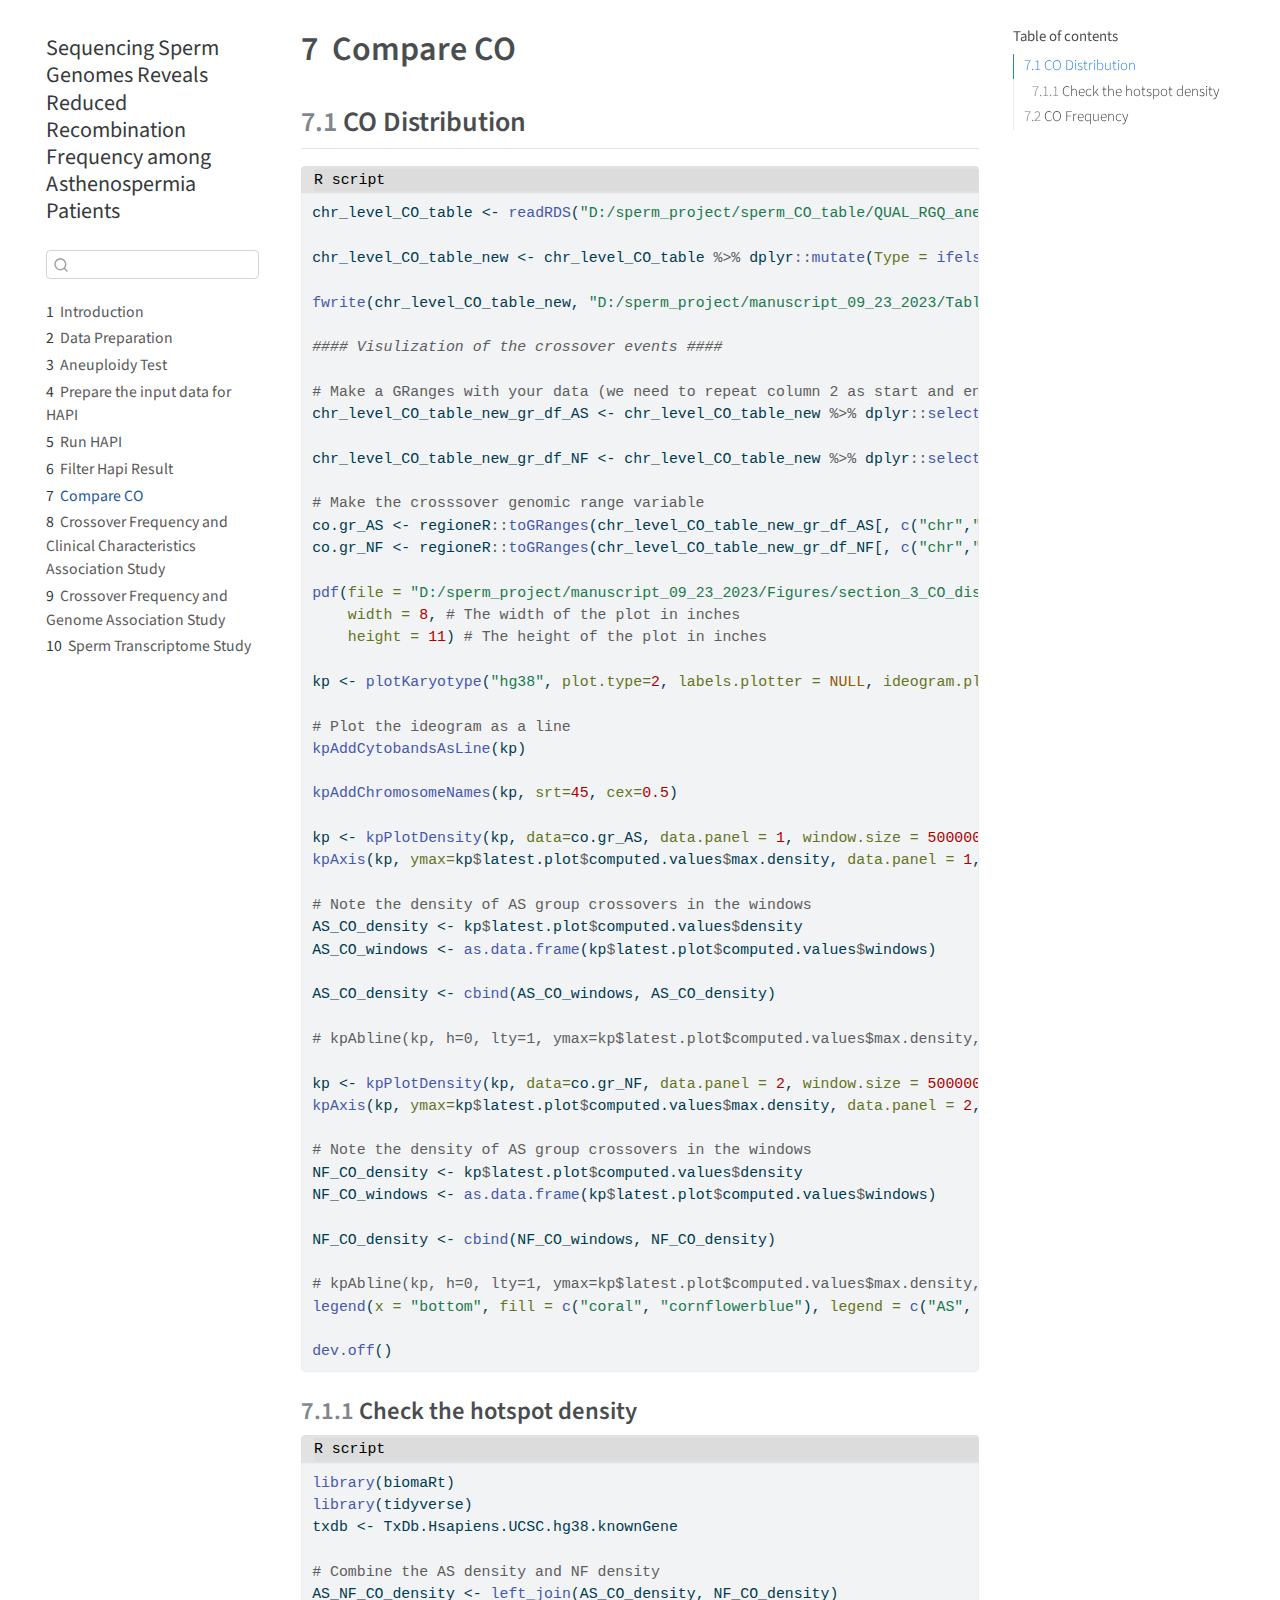
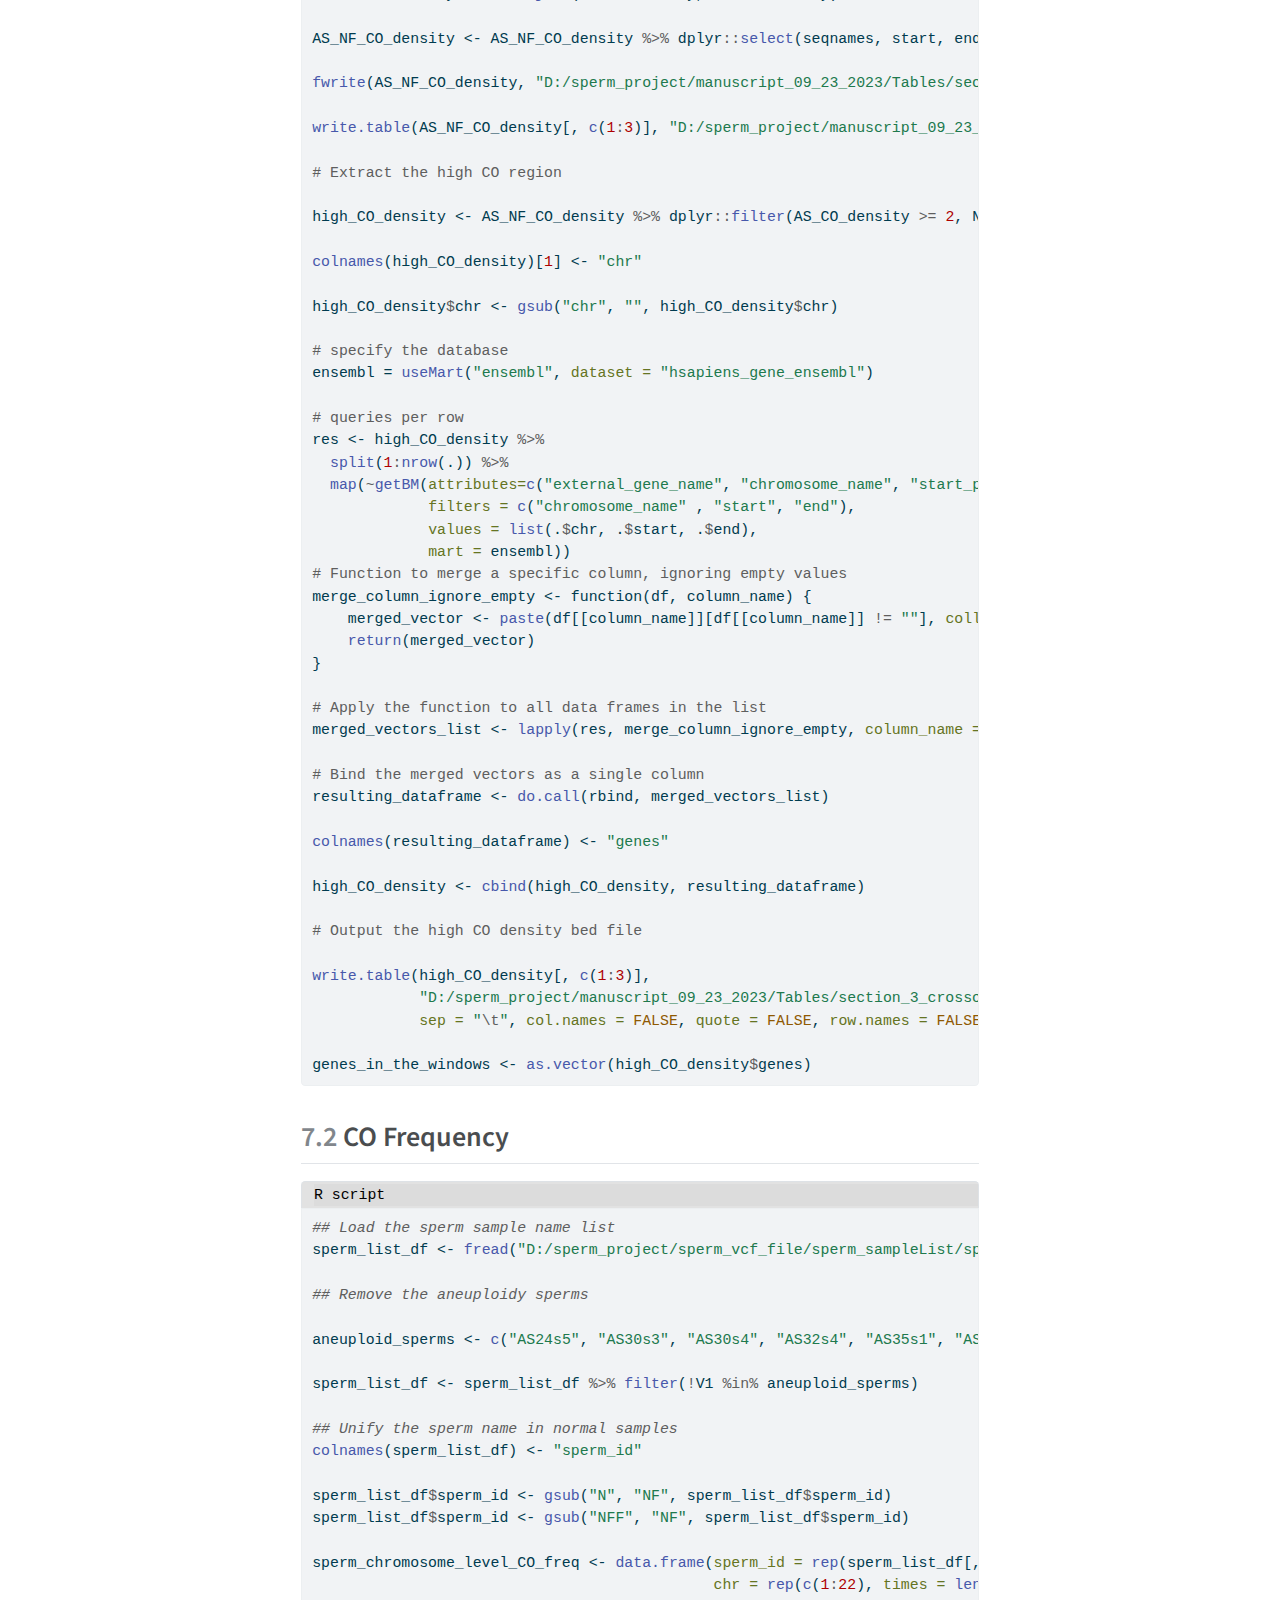
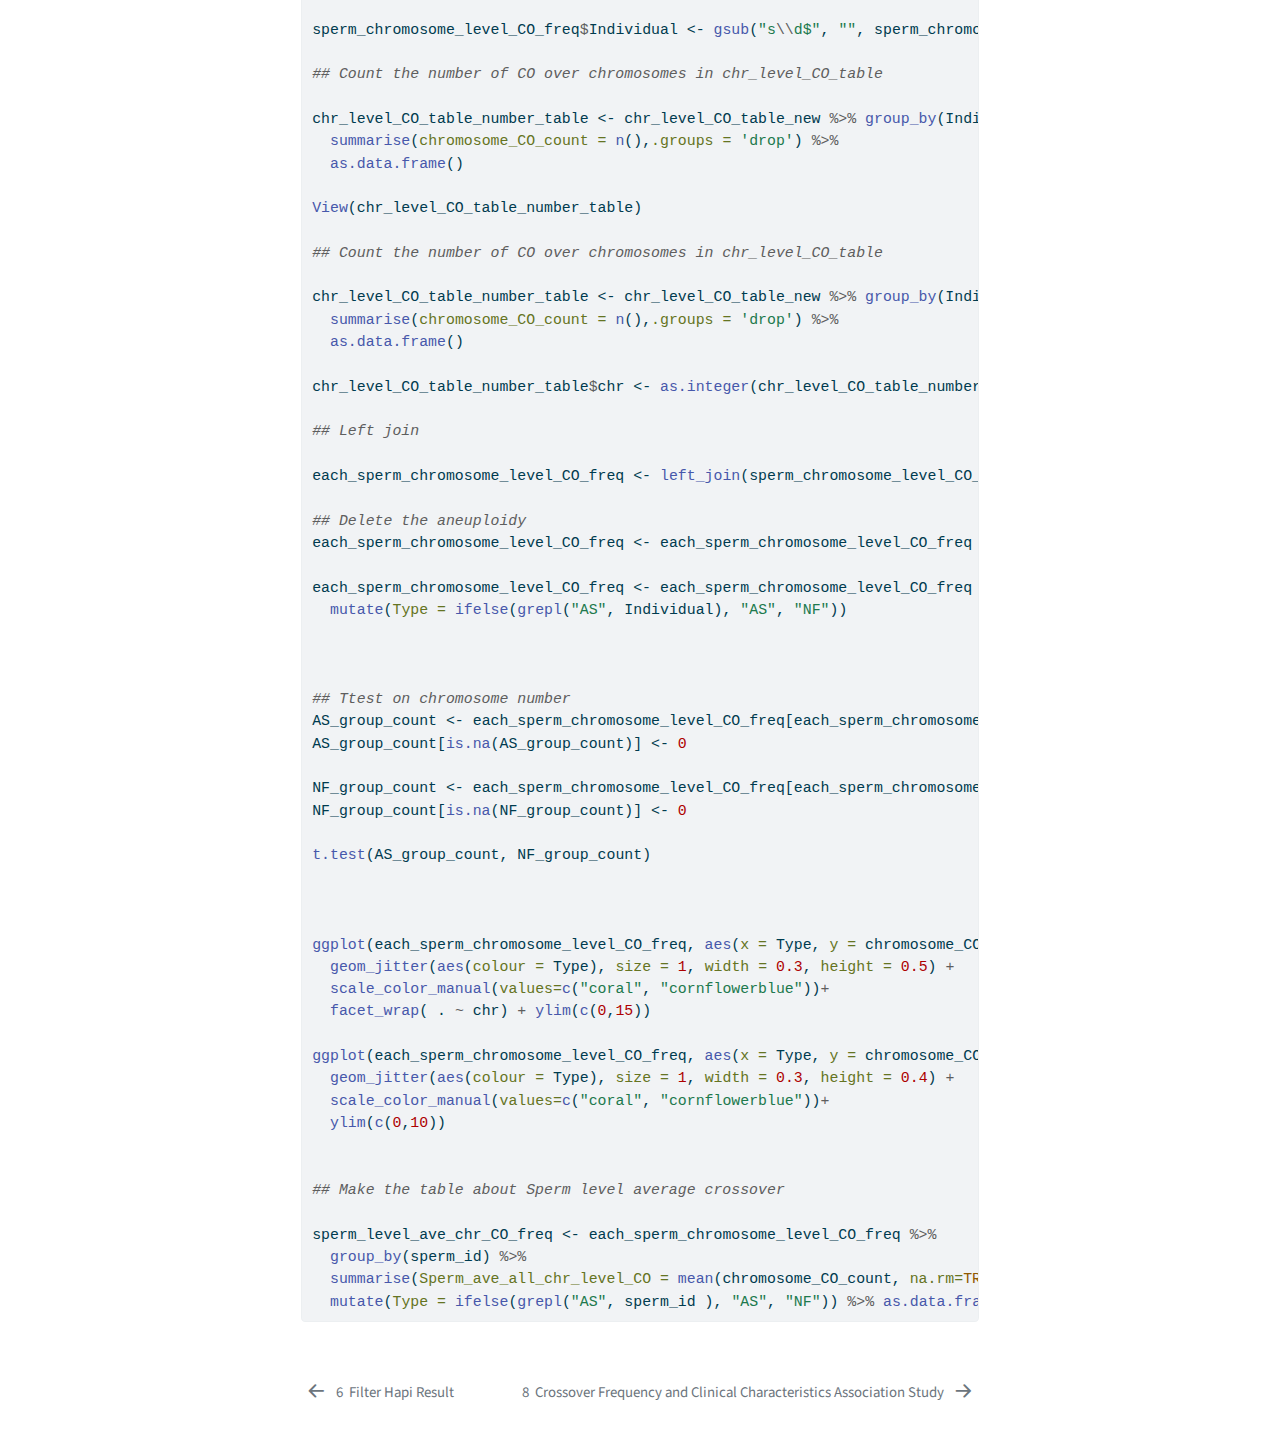
<file: _book/section_6_compare_CO.html>
<!DOCTYPE html>
<html xmlns="http://www.w3.org/1999/xhtml" lang="en" xml:lang="en"><head>

<meta charset="utf-8">
<meta name="generator" content="quarto-1.3.450">

<meta name="viewport" content="width=device-width, initial-scale=1.0, user-scalable=yes">


<title>Sequencing Sperm Genomes Reveals Reduced Recombination Frequency among Asthenospermia Patients - 7&nbsp; Compare CO</title>
<style>
code{white-space: pre-wrap;}
span.smallcaps{font-variant: small-caps;}
div.columns{display: flex; gap: min(4vw, 1.5em);}
div.column{flex: auto; overflow-x: auto;}
div.hanging-indent{margin-left: 1.5em; text-indent: -1.5em;}
ul.task-list{list-style: none;}
ul.task-list li input[type="checkbox"] {
  width: 0.8em;
  margin: 0 0.8em 0.2em -1em; /* quarto-specific, see https://github.com/quarto-dev/quarto-cli/issues/4556 */ 
  vertical-align: middle;
}
/* CSS for syntax highlighting */
pre > code.sourceCode { white-space: pre; position: relative; }
pre > code.sourceCode > span { display: inline-block; line-height: 1.25; }
pre > code.sourceCode > span:empty { height: 1.2em; }
.sourceCode { overflow: visible; }
code.sourceCode > span { color: inherit; text-decoration: inherit; }
div.sourceCode { margin: 1em 0; }
pre.sourceCode { margin: 0; }
@media screen {
div.sourceCode { overflow: auto; }
}
@media print {
pre > code.sourceCode { white-space: pre-wrap; }
pre > code.sourceCode > span { text-indent: -5em; padding-left: 5em; }
}
pre.numberSource code
  { counter-reset: source-line 0; }
pre.numberSource code > span
  { position: relative; left: -4em; counter-increment: source-line; }
pre.numberSource code > span > a:first-child::before
  { content: counter(source-line);
    position: relative; left: -1em; text-align: right; vertical-align: baseline;
    border: none; display: inline-block;
    -webkit-touch-callout: none; -webkit-user-select: none;
    -khtml-user-select: none; -moz-user-select: none;
    -ms-user-select: none; user-select: none;
    padding: 0 4px; width: 4em;
  }
pre.numberSource { margin-left: 3em;  padding-left: 4px; }
div.sourceCode
  {   }
@media screen {
pre > code.sourceCode > span > a:first-child::before { text-decoration: underline; }
}
</style>


<script src="site_libs/quarto-nav/quarto-nav.js"></script>
<script src="site_libs/quarto-nav/headroom.min.js"></script>
<script src="site_libs/clipboard/clipboard.min.js"></script>
<script src="site_libs/quarto-search/autocomplete.umd.js"></script>
<script src="site_libs/quarto-search/fuse.min.js"></script>
<script src="site_libs/quarto-search/quarto-search.js"></script>
<meta name="quarto:offset" content="./">
<link href="./section_7_CO_and_clinical_outcome_association_study.html" rel="next">
<link href="./section_5_filter_HAPI_output.html" rel="prev">
<script src="site_libs/quarto-html/quarto.js"></script>
<script src="site_libs/quarto-html/popper.min.js"></script>
<script src="site_libs/quarto-html/tippy.umd.min.js"></script>
<script src="site_libs/quarto-html/anchor.min.js"></script>
<link href="site_libs/quarto-html/tippy.css" rel="stylesheet">
<link href="site_libs/quarto-html/quarto-syntax-highlighting.css" rel="stylesheet" id="quarto-text-highlighting-styles">
<script src="site_libs/bootstrap/bootstrap.min.js"></script>
<link href="site_libs/bootstrap/bootstrap-icons.css" rel="stylesheet">
<link href="site_libs/bootstrap/bootstrap.min.css" rel="stylesheet" id="quarto-bootstrap" data-mode="light">
<script id="quarto-search-options" type="application/json">{
  "location": "sidebar",
  "copy-button": false,
  "collapse-after": 3,
  "panel-placement": "start",
  "type": "textbox",
  "limit": 20,
  "language": {
    "search-no-results-text": "No results",
    "search-matching-documents-text": "matching documents",
    "search-copy-link-title": "Copy link to search",
    "search-hide-matches-text": "Hide additional matches",
    "search-more-match-text": "more match in this document",
    "search-more-matches-text": "more matches in this document",
    "search-clear-button-title": "Clear",
    "search-detached-cancel-button-title": "Cancel",
    "search-submit-button-title": "Submit",
    "search-label": "Search"
  }
}</script>


</head>

<body class="nav-sidebar floating">

<div id="quarto-search-results"></div>
  <header id="quarto-header" class="headroom fixed-top">
  <nav class="quarto-secondary-nav">
    <div class="container-fluid d-flex">
      <button type="button" class="quarto-btn-toggle btn" data-bs-toggle="collapse" data-bs-target="#quarto-sidebar,#quarto-sidebar-glass" aria-controls="quarto-sidebar" aria-expanded="false" aria-label="Toggle sidebar navigation" onclick="if (window.quartoToggleHeadroom) { window.quartoToggleHeadroom(); }">
        <i class="bi bi-layout-text-sidebar-reverse"></i>
      </button>
      <nav class="quarto-page-breadcrumbs" aria-label="breadcrumb"><ol class="breadcrumb"><li class="breadcrumb-item"><a href="./section_6_compare_CO.html"><span class="chapter-number">7</span>&nbsp; <span class="chapter-title">Compare CO</span></a></li></ol></nav>
      <a class="flex-grow-1" role="button" data-bs-toggle="collapse" data-bs-target="#quarto-sidebar,#quarto-sidebar-glass" aria-controls="quarto-sidebar" aria-expanded="false" aria-label="Toggle sidebar navigation" onclick="if (window.quartoToggleHeadroom) { window.quartoToggleHeadroom(); }">      
      </a>
      <button type="button" class="btn quarto-search-button" aria-label="" onclick="window.quartoOpenSearch();">
        <i class="bi bi-search"></i>
      </button>
    </div>
  </nav>
</header>
<!-- content -->
<div id="quarto-content" class="quarto-container page-columns page-rows-contents page-layout-article">
<!-- sidebar -->
  <nav id="quarto-sidebar" class="sidebar collapse collapse-horizontal sidebar-navigation floating overflow-auto">
    <div class="pt-lg-2 mt-2 text-left sidebar-header">
    <div class="sidebar-title mb-0 py-0">
      <a href="./">Sequencing Sperm Genomes Reveals Reduced Recombination Frequency among Asthenospermia Patients</a> 
    </div>
      </div>
        <div class="mt-2 flex-shrink-0 align-items-center">
        <div class="sidebar-search">
        <div id="quarto-search" class="" title="Search"></div>
        </div>
        </div>
    <div class="sidebar-menu-container"> 
    <ul class="list-unstyled mt-1">
        <li class="sidebar-item">
  <div class="sidebar-item-container"> 
  <a href="./index.html" class="sidebar-item-text sidebar-link">
 <span class="menu-text"><span class="chapter-number">1</span>&nbsp; <span class="chapter-title">Introduction</span></span></a>
  </div>
</li>
        <li class="sidebar-item">
  <div class="sidebar-item-container"> 
  <a href="./section_1_data_process.html" class="sidebar-item-text sidebar-link">
 <span class="menu-text"><span class="chapter-number">2</span>&nbsp; <span class="chapter-title">Data Preparation</span></span></a>
  </div>
</li>
        <li class="sidebar-item">
  <div class="sidebar-item-container"> 
  <a href="./section_2_aneuploidy_test.html" class="sidebar-item-text sidebar-link">
 <span class="menu-text"><span class="chapter-number">3</span>&nbsp; <span class="chapter-title">Aneuploidy Test</span></span></a>
  </div>
</li>
        <li class="sidebar-item">
  <div class="sidebar-item-container"> 
  <a href="./section_3_prepare_data_for_Hapi.html" class="sidebar-item-text sidebar-link">
 <span class="menu-text"><span class="chapter-number">4</span>&nbsp; <span class="chapter-title">Prepare the input data for HAPI</span></span></a>
  </div>
</li>
        <li class="sidebar-item">
  <div class="sidebar-item-container"> 
  <a href="./section_4_run_Hapi.html" class="sidebar-item-text sidebar-link">
 <span class="menu-text"><span class="chapter-number">5</span>&nbsp; <span class="chapter-title">Run HAPI</span></span></a>
  </div>
</li>
        <li class="sidebar-item">
  <div class="sidebar-item-container"> 
  <a href="./section_5_filter_HAPI_output.html" class="sidebar-item-text sidebar-link">
 <span class="menu-text"><span class="chapter-number">6</span>&nbsp; <span class="chapter-title">Filter Hapi Result</span></span></a>
  </div>
</li>
        <li class="sidebar-item">
  <div class="sidebar-item-container"> 
  <a href="./section_6_compare_CO.html" class="sidebar-item-text sidebar-link active">
 <span class="menu-text"><span class="chapter-number">7</span>&nbsp; <span class="chapter-title">Compare CO</span></span></a>
  </div>
</li>
        <li class="sidebar-item">
  <div class="sidebar-item-container"> 
  <a href="./section_7_CO_and_clinical_outcome_association_study.html" class="sidebar-item-text sidebar-link">
 <span class="menu-text"><span class="chapter-number">8</span>&nbsp; <span class="chapter-title">Crossover Frequency and Clinical Characteristics Association Study</span></span></a>
  </div>
</li>
        <li class="sidebar-item">
  <div class="sidebar-item-container"> 
  <a href="./section_8_CO_whole_genome_association_study.html" class="sidebar-item-text sidebar-link">
 <span class="menu-text"><span class="chapter-number">9</span>&nbsp; <span class="chapter-title">Crossover Frequency and Genome Association Study</span></span></a>
  </div>
</li>
        <li class="sidebar-item">
  <div class="sidebar-item-container"> 
  <a href="./section_9_transcriptome.html" class="sidebar-item-text sidebar-link">
 <span class="menu-text"><span class="chapter-number">10</span>&nbsp; <span class="chapter-title">Sperm Transcriptome Study</span></span></a>
  </div>
</li>
    </ul>
    </div>
</nav>
<div id="quarto-sidebar-glass" data-bs-toggle="collapse" data-bs-target="#quarto-sidebar,#quarto-sidebar-glass"></div>
<!-- margin-sidebar -->
    <div id="quarto-margin-sidebar" class="sidebar margin-sidebar">
        <nav id="TOC" role="doc-toc" class="toc-active">
    <h2 id="toc-title">Table of contents</h2>
   
  <ul>
  <li><a href="#co-distribution" id="toc-co-distribution" class="nav-link active" data-scroll-target="#co-distribution"><span class="header-section-number">7.1</span> CO Distribution</a>
  <ul class="collapse">
  <li><a href="#check-the-hotspot-density" id="toc-check-the-hotspot-density" class="nav-link" data-scroll-target="#check-the-hotspot-density"><span class="header-section-number">7.1.1</span> Check the hotspot density</a></li>
  </ul></li>
  <li><a href="#co-frequency" id="toc-co-frequency" class="nav-link" data-scroll-target="#co-frequency"><span class="header-section-number">7.2</span> CO Frequency</a></li>
  </ul>
</nav>
    </div>
<!-- main -->
<main class="content" id="quarto-document-content">

<header id="title-block-header" class="quarto-title-block default">
<div class="quarto-title">
<h1 class="title"><span class="chapter-number">7</span>&nbsp; <span class="chapter-title">Compare CO</span></h1>
</div>



<div class="quarto-title-meta">

    
  
    
  </div>
  

</header>

<section id="co-distribution" class="level2" data-number="7.1">
<h2 data-number="7.1" class="anchored" data-anchor-id="co-distribution"><span class="header-section-number">7.1</span> CO Distribution</h2>
<div class="cell">
<div class="code-with-filename">
<div class="code-with-filename-file">
<pre><strong>R script</strong></pre>
</div>
<div class="sourceCode cell-code" id="cb1"><pre class="sourceCode r code-with-copy"><code class="sourceCode r"><span id="cb1-1"><a href="#cb1-1" aria-hidden="true" tabindex="-1"></a>chr_level_CO_table <span class="ot">&lt;-</span> <span class="fu">readRDS</span>(<span class="st">"D:/sperm_project/sperm_CO_table/QUAL_RGQ_aneu_NA_removed_CO_and_clinical_assoc/final_filtered_table.rds"</span>)</span>
<span id="cb1-2"><a href="#cb1-2" aria-hidden="true" tabindex="-1"></a></span>
<span id="cb1-3"><a href="#cb1-3" aria-hidden="true" tabindex="-1"></a>chr_level_CO_table_new <span class="ot">&lt;-</span> chr_level_CO_table <span class="sc">%&gt;%</span> dplyr<span class="sc">::</span><span class="fu">mutate</span>(<span class="at">Type =</span> <span class="fu">ifelse</span>(<span class="fu">grepl</span>(<span class="st">"AS"</span>, Individual), <span class="st">"AS"</span>, <span class="st">"NF"</span>))</span>
<span id="cb1-4"><a href="#cb1-4" aria-hidden="true" tabindex="-1"></a></span>
<span id="cb1-5"><a href="#cb1-5" aria-hidden="true" tabindex="-1"></a><span class="fu">fwrite</span>(chr_level_CO_table_new, <span class="st">"D:/sperm_project/manuscript_09_23_2023/Tables/section_3_crossover/all_co_events.csv"</span>)</span>
<span id="cb1-6"><a href="#cb1-6" aria-hidden="true" tabindex="-1"></a></span>
<span id="cb1-7"><a href="#cb1-7" aria-hidden="true" tabindex="-1"></a><span class="do">#### Visulization of the crossover events ####</span></span>
<span id="cb1-8"><a href="#cb1-8" aria-hidden="true" tabindex="-1"></a></span>
<span id="cb1-9"><a href="#cb1-9" aria-hidden="true" tabindex="-1"></a><span class="co"># Make a GRanges with your data (we need to repeat column 2 as start and end for this to work)</span></span>
<span id="cb1-10"><a href="#cb1-10" aria-hidden="true" tabindex="-1"></a>chr_level_CO_table_new_gr_df_AS <span class="ot">&lt;-</span> chr_level_CO_table_new <span class="sc">%&gt;%</span> dplyr<span class="sc">::</span><span class="fu">select</span>(chr, start, end, Type) <span class="sc">%&gt;%</span> dplyr<span class="sc">::</span><span class="fu">mutate</span>(<span class="at">chr =</span> <span class="fu">paste0</span>(<span class="st">"chr"</span>, chr)) <span class="sc">%&gt;%</span> dplyr<span class="sc">::</span><span class="fu">filter</span>(Type <span class="sc">==</span> <span class="st">"AS"</span>)</span>
<span id="cb1-11"><a href="#cb1-11" aria-hidden="true" tabindex="-1"></a></span>
<span id="cb1-12"><a href="#cb1-12" aria-hidden="true" tabindex="-1"></a>chr_level_CO_table_new_gr_df_NF <span class="ot">&lt;-</span> chr_level_CO_table_new <span class="sc">%&gt;%</span> dplyr<span class="sc">::</span><span class="fu">select</span>(chr, start, end, Type) <span class="sc">%&gt;%</span> dplyr<span class="sc">::</span><span class="fu">mutate</span>(<span class="at">chr =</span> <span class="fu">paste0</span>(<span class="st">"chr"</span>, chr)) <span class="sc">%&gt;%</span> dplyr<span class="sc">::</span><span class="fu">filter</span>(Type <span class="sc">==</span> <span class="st">"NF"</span>)</span>
<span id="cb1-13"><a href="#cb1-13" aria-hidden="true" tabindex="-1"></a></span>
<span id="cb1-14"><a href="#cb1-14" aria-hidden="true" tabindex="-1"></a><span class="co"># Make the crosssover genomic range variable  </span></span>
<span id="cb1-15"><a href="#cb1-15" aria-hidden="true" tabindex="-1"></a>co.gr_AS <span class="ot">&lt;-</span> regioneR<span class="sc">::</span><span class="fu">toGRanges</span>(chr_level_CO_table_new_gr_df_AS[, <span class="fu">c</span>(<span class="st">"chr"</span>,<span class="st">"start"</span>, <span class="st">"end"</span>)])</span>
<span id="cb1-16"><a href="#cb1-16" aria-hidden="true" tabindex="-1"></a>co.gr_NF <span class="ot">&lt;-</span> regioneR<span class="sc">::</span><span class="fu">toGRanges</span>(chr_level_CO_table_new_gr_df_NF[, <span class="fu">c</span>(<span class="st">"chr"</span>,<span class="st">"start"</span>, <span class="st">"end"</span>)])</span>
<span id="cb1-17"><a href="#cb1-17" aria-hidden="true" tabindex="-1"></a></span>
<span id="cb1-18"><a href="#cb1-18" aria-hidden="true" tabindex="-1"></a><span class="fu">pdf</span>(<span class="at">file =</span> <span class="st">"D:/sperm_project/manuscript_09_23_2023/Figures/section_3_CO_distribution_and_frequency_count/CO_Genome_Distribution_AS_NF_10_05_2023.pdf"</span>,   <span class="co"># The directory you want to save the file in</span></span>
<span id="cb1-19"><a href="#cb1-19" aria-hidden="true" tabindex="-1"></a>    <span class="at">width =</span> <span class="dv">8</span>, <span class="co"># The width of the plot in inches</span></span>
<span id="cb1-20"><a href="#cb1-20" aria-hidden="true" tabindex="-1"></a>    <span class="at">height =</span> <span class="dv">11</span>) <span class="co"># The height of the plot in inches</span></span>
<span id="cb1-21"><a href="#cb1-21" aria-hidden="true" tabindex="-1"></a></span>
<span id="cb1-22"><a href="#cb1-22" aria-hidden="true" tabindex="-1"></a>kp <span class="ot">&lt;-</span> <span class="fu">plotKaryotype</span>(<span class="st">"hg38"</span>, <span class="at">plot.type=</span><span class="dv">2</span>, <span class="at">labels.plotter =</span> <span class="cn">NULL</span>, <span class="at">ideogram.plotter    =</span> <span class="cn">NULL</span>, <span class="at">main=</span><span class="st">""</span>, <span class="at">cex=</span><span class="fl">0.2</span>, <span class="at">chromosomes =</span> <span class="fu">c</span>(<span class="fu">paste0</span>(<span class="st">"chr"</span>, <span class="fu">c</span>(<span class="dv">1</span><span class="sc">:</span><span class="dv">22</span>))))</span>
<span id="cb1-23"><a href="#cb1-23" aria-hidden="true" tabindex="-1"></a></span>
<span id="cb1-24"><a href="#cb1-24" aria-hidden="true" tabindex="-1"></a><span class="co"># Plot the ideogram as a line</span></span>
<span id="cb1-25"><a href="#cb1-25" aria-hidden="true" tabindex="-1"></a><span class="fu">kpAddCytobandsAsLine</span>(kp)</span>
<span id="cb1-26"><a href="#cb1-26" aria-hidden="true" tabindex="-1"></a>  </span>
<span id="cb1-27"><a href="#cb1-27" aria-hidden="true" tabindex="-1"></a><span class="fu">kpAddChromosomeNames</span>(kp, <span class="at">srt=</span><span class="dv">45</span>, <span class="at">cex=</span><span class="fl">0.5</span>)</span>
<span id="cb1-28"><a href="#cb1-28" aria-hidden="true" tabindex="-1"></a></span>
<span id="cb1-29"><a href="#cb1-29" aria-hidden="true" tabindex="-1"></a>kp <span class="ot">&lt;-</span> <span class="fu">kpPlotDensity</span>(kp, <span class="at">data=</span>co.gr_AS, <span class="at">data.panel =</span> <span class="dv">1</span>, <span class="at">window.size =</span> <span class="dv">500000</span>, <span class="at">border=</span><span class="st">"black"</span>, <span class="at">col =</span> <span class="st">"coral"</span>)</span>
<span id="cb1-30"><a href="#cb1-30" aria-hidden="true" tabindex="-1"></a><span class="fu">kpAxis</span>(kp, <span class="at">ymax=</span>kp<span class="sc">$</span>latest.plot<span class="sc">$</span>computed.values<span class="sc">$</span>max.density, <span class="at">data.panel =</span> <span class="dv">1</span>, <span class="at">cex=</span><span class="fl">0.5</span>, <span class="at">side =</span> <span class="dv">1</span>)</span>
<span id="cb1-31"><a href="#cb1-31" aria-hidden="true" tabindex="-1"></a></span>
<span id="cb1-32"><a href="#cb1-32" aria-hidden="true" tabindex="-1"></a><span class="co"># Note the density of AS group crossovers in the windows</span></span>
<span id="cb1-33"><a href="#cb1-33" aria-hidden="true" tabindex="-1"></a>AS_CO_density <span class="ot">&lt;-</span> kp<span class="sc">$</span>latest.plot<span class="sc">$</span>computed.values<span class="sc">$</span>density</span>
<span id="cb1-34"><a href="#cb1-34" aria-hidden="true" tabindex="-1"></a>AS_CO_windows <span class="ot">&lt;-</span> <span class="fu">as.data.frame</span>(kp<span class="sc">$</span>latest.plot<span class="sc">$</span>computed.values<span class="sc">$</span>windows)</span>
<span id="cb1-35"><a href="#cb1-35" aria-hidden="true" tabindex="-1"></a></span>
<span id="cb1-36"><a href="#cb1-36" aria-hidden="true" tabindex="-1"></a>AS_CO_density <span class="ot">&lt;-</span> <span class="fu">cbind</span>(AS_CO_windows, AS_CO_density)</span>
<span id="cb1-37"><a href="#cb1-37" aria-hidden="true" tabindex="-1"></a></span>
<span id="cb1-38"><a href="#cb1-38" aria-hidden="true" tabindex="-1"></a><span class="co"># kpAbline(kp, h=0, lty=1, ymax=kp$latest.plot$computed.values$max.density, data.panel = 1, col="black", lwd = 0.2)</span></span>
<span id="cb1-39"><a href="#cb1-39" aria-hidden="true" tabindex="-1"></a></span>
<span id="cb1-40"><a href="#cb1-40" aria-hidden="true" tabindex="-1"></a>kp <span class="ot">&lt;-</span> <span class="fu">kpPlotDensity</span>(kp, <span class="at">data=</span>co.gr_NF, <span class="at">data.panel =</span> <span class="dv">2</span>, <span class="at">window.size =</span> <span class="dv">500000</span>, <span class="at">border=</span><span class="st">"black"</span>, <span class="at">col =</span> <span class="st">"cornflowerblue"</span>)</span>
<span id="cb1-41"><a href="#cb1-41" aria-hidden="true" tabindex="-1"></a><span class="fu">kpAxis</span>(kp, <span class="at">ymax=</span>kp<span class="sc">$</span>latest.plot<span class="sc">$</span>computed.values<span class="sc">$</span>max.density, <span class="at">data.panel =</span> <span class="dv">2</span>, <span class="at">cex=</span><span class="fl">0.5</span>, <span class="at">side =</span> <span class="dv">2</span>)</span>
<span id="cb1-42"><a href="#cb1-42" aria-hidden="true" tabindex="-1"></a></span>
<span id="cb1-43"><a href="#cb1-43" aria-hidden="true" tabindex="-1"></a><span class="co"># Note the density of AS group crossovers in the windows</span></span>
<span id="cb1-44"><a href="#cb1-44" aria-hidden="true" tabindex="-1"></a>NF_CO_density <span class="ot">&lt;-</span> kp<span class="sc">$</span>latest.plot<span class="sc">$</span>computed.values<span class="sc">$</span>density</span>
<span id="cb1-45"><a href="#cb1-45" aria-hidden="true" tabindex="-1"></a>NF_CO_windows <span class="ot">&lt;-</span> <span class="fu">as.data.frame</span>(kp<span class="sc">$</span>latest.plot<span class="sc">$</span>computed.values<span class="sc">$</span>windows)</span>
<span id="cb1-46"><a href="#cb1-46" aria-hidden="true" tabindex="-1"></a></span>
<span id="cb1-47"><a href="#cb1-47" aria-hidden="true" tabindex="-1"></a>NF_CO_density <span class="ot">&lt;-</span> <span class="fu">cbind</span>(NF_CO_windows, NF_CO_density)</span>
<span id="cb1-48"><a href="#cb1-48" aria-hidden="true" tabindex="-1"></a></span>
<span id="cb1-49"><a href="#cb1-49" aria-hidden="true" tabindex="-1"></a><span class="co"># kpAbline(kp, h=0, lty=1, ymax=kp$latest.plot$computed.values$max.density, r0=0.6, r1=1, col="black", lwd = 2)</span></span>
<span id="cb1-50"><a href="#cb1-50" aria-hidden="true" tabindex="-1"></a><span class="fu">legend</span>(<span class="at">x =</span> <span class="st">"bottom"</span>, <span class="at">fill =</span> <span class="fu">c</span>(<span class="st">"coral"</span>, <span class="st">"cornflowerblue"</span>), <span class="at">legend =</span> <span class="fu">c</span>(<span class="st">"AS"</span>, <span class="st">"NF"</span>), <span class="at">box.lwd =</span> <span class="dv">4</span>)</span>
<span id="cb1-51"><a href="#cb1-51" aria-hidden="true" tabindex="-1"></a></span>
<span id="cb1-52"><a href="#cb1-52" aria-hidden="true" tabindex="-1"></a><span class="fu">dev.off</span>()</span></code><button title="Copy to Clipboard" class="code-copy-button"><i class="bi"></i></button></pre></div>
</div>
</div>
<section id="check-the-hotspot-density" class="level3" data-number="7.1.1">
<h3 data-number="7.1.1" class="anchored" data-anchor-id="check-the-hotspot-density"><span class="header-section-number">7.1.1</span> Check the hotspot density</h3>
<div class="cell">
<div class="code-with-filename">
<div class="code-with-filename-file">
<pre><strong>R script</strong></pre>
</div>
<div class="sourceCode cell-code" id="cb2"><pre class="sourceCode r code-with-copy"><code class="sourceCode r"><span id="cb2-1"><a href="#cb2-1" aria-hidden="true" tabindex="-1"></a><span class="fu">library</span>(biomaRt)</span>
<span id="cb2-2"><a href="#cb2-2" aria-hidden="true" tabindex="-1"></a><span class="fu">library</span>(tidyverse)</span>
<span id="cb2-3"><a href="#cb2-3" aria-hidden="true" tabindex="-1"></a>txdb <span class="ot">&lt;-</span> TxDb.Hsapiens.UCSC.hg38.knownGene</span>
<span id="cb2-4"><a href="#cb2-4" aria-hidden="true" tabindex="-1"></a></span>
<span id="cb2-5"><a href="#cb2-5" aria-hidden="true" tabindex="-1"></a><span class="co"># Combine the AS density and NF density </span></span>
<span id="cb2-6"><a href="#cb2-6" aria-hidden="true" tabindex="-1"></a>AS_NF_CO_density <span class="ot">&lt;-</span> <span class="fu">left_join</span>(AS_CO_density, NF_CO_density)</span>
<span id="cb2-7"><a href="#cb2-7" aria-hidden="true" tabindex="-1"></a></span>
<span id="cb2-8"><a href="#cb2-8" aria-hidden="true" tabindex="-1"></a>AS_NF_CO_density <span class="ot">&lt;-</span> AS_NF_CO_density <span class="sc">%&gt;%</span> dplyr<span class="sc">::</span><span class="fu">select</span>(seqnames, start, end, AS_CO_density, NF_CO_density)</span>
<span id="cb2-9"><a href="#cb2-9" aria-hidden="true" tabindex="-1"></a></span>
<span id="cb2-10"><a href="#cb2-10" aria-hidden="true" tabindex="-1"></a><span class="fu">fwrite</span>(AS_NF_CO_density, <span class="st">"D:/sperm_project/manuscript_09_23_2023/Tables/section_3_crossover/AS_NF_Co_density.csv"</span>)</span>
<span id="cb2-11"><a href="#cb2-11" aria-hidden="true" tabindex="-1"></a></span>
<span id="cb2-12"><a href="#cb2-12" aria-hidden="true" tabindex="-1"></a><span class="fu">write.table</span>(AS_NF_CO_density[, <span class="fu">c</span>(<span class="dv">1</span><span class="sc">:</span><span class="dv">3</span>)], <span class="st">"D:/sperm_project/manuscript_09_23_2023/Tables/section_3_crossover/AS_NF_Co_density_windows_info.bed"</span>, <span class="at">sep =</span> <span class="st">"</span><span class="sc">\t</span><span class="st">"</span>, <span class="at">col.names =</span> <span class="cn">FALSE</span>, <span class="at">quote =</span> <span class="cn">FALSE</span>, <span class="at">row.names =</span> <span class="cn">FALSE</span>)</span>
<span id="cb2-13"><a href="#cb2-13" aria-hidden="true" tabindex="-1"></a></span>
<span id="cb2-14"><a href="#cb2-14" aria-hidden="true" tabindex="-1"></a><span class="co"># Extract the high CO region</span></span>
<span id="cb2-15"><a href="#cb2-15" aria-hidden="true" tabindex="-1"></a></span>
<span id="cb2-16"><a href="#cb2-16" aria-hidden="true" tabindex="-1"></a>high_CO_density <span class="ot">&lt;-</span> AS_NF_CO_density <span class="sc">%&gt;%</span> dplyr<span class="sc">::</span><span class="fu">filter</span>(AS_CO_density <span class="sc">&gt;=</span> <span class="dv">2</span>, NF_CO_density <span class="sc">&gt;=</span> <span class="dv">2</span>)</span>
<span id="cb2-17"><a href="#cb2-17" aria-hidden="true" tabindex="-1"></a></span>
<span id="cb2-18"><a href="#cb2-18" aria-hidden="true" tabindex="-1"></a><span class="fu">colnames</span>(high_CO_density)[<span class="dv">1</span>] <span class="ot">&lt;-</span> <span class="st">"chr"</span></span>
<span id="cb2-19"><a href="#cb2-19" aria-hidden="true" tabindex="-1"></a></span>
<span id="cb2-20"><a href="#cb2-20" aria-hidden="true" tabindex="-1"></a>high_CO_density<span class="sc">$</span>chr <span class="ot">&lt;-</span> <span class="fu">gsub</span>(<span class="st">"chr"</span>, <span class="st">""</span>, high_CO_density<span class="sc">$</span>chr)</span>
<span id="cb2-21"><a href="#cb2-21" aria-hidden="true" tabindex="-1"></a></span>
<span id="cb2-22"><a href="#cb2-22" aria-hidden="true" tabindex="-1"></a><span class="co"># specify the database</span></span>
<span id="cb2-23"><a href="#cb2-23" aria-hidden="true" tabindex="-1"></a>ensembl <span class="ot">=</span> <span class="fu">useMart</span>(<span class="st">"ensembl"</span>, <span class="at">dataset =</span> <span class="st">"hsapiens_gene_ensembl"</span>)</span>
<span id="cb2-24"><a href="#cb2-24" aria-hidden="true" tabindex="-1"></a></span>
<span id="cb2-25"><a href="#cb2-25" aria-hidden="true" tabindex="-1"></a><span class="co"># queries per row</span></span>
<span id="cb2-26"><a href="#cb2-26" aria-hidden="true" tabindex="-1"></a>res <span class="ot">&lt;-</span> high_CO_density <span class="sc">%&gt;%</span> </span>
<span id="cb2-27"><a href="#cb2-27" aria-hidden="true" tabindex="-1"></a>  <span class="fu">split</span>(<span class="dv">1</span><span class="sc">:</span><span class="fu">nrow</span>(.)) <span class="sc">%&gt;%</span> </span>
<span id="cb2-28"><a href="#cb2-28" aria-hidden="true" tabindex="-1"></a>  <span class="fu">map</span>(<span class="sc">~</span><span class="fu">getBM</span>(<span class="at">attributes=</span><span class="fu">c</span>(<span class="st">"external_gene_name"</span>, <span class="st">"chromosome_name"</span>, <span class="st">"start_position"</span>, <span class="st">"end_position"</span>), </span>
<span id="cb2-29"><a href="#cb2-29" aria-hidden="true" tabindex="-1"></a>             <span class="at">filters =</span> <span class="fu">c</span>(<span class="st">"chromosome_name"</span> , <span class="st">"start"</span>, <span class="st">"end"</span>), </span>
<span id="cb2-30"><a href="#cb2-30" aria-hidden="true" tabindex="-1"></a>             <span class="at">values =</span> <span class="fu">list</span>(.<span class="sc">$</span>chr, .<span class="sc">$</span>start, .<span class="sc">$</span>end), </span>
<span id="cb2-31"><a href="#cb2-31" aria-hidden="true" tabindex="-1"></a>             <span class="at">mart =</span> ensembl))</span>
<span id="cb2-32"><a href="#cb2-32" aria-hidden="true" tabindex="-1"></a><span class="co"># Function to merge a specific column, ignoring empty values</span></span>
<span id="cb2-33"><a href="#cb2-33" aria-hidden="true" tabindex="-1"></a>merge_column_ignore_empty <span class="ot">&lt;-</span> <span class="cf">function</span>(df, column_name) {</span>
<span id="cb2-34"><a href="#cb2-34" aria-hidden="true" tabindex="-1"></a>    merged_vector <span class="ot">&lt;-</span> <span class="fu">paste</span>(df[[column_name]][df[[column_name]] <span class="sc">!=</span> <span class="st">""</span>], <span class="at">collapse =</span> <span class="st">","</span>)</span>
<span id="cb2-35"><a href="#cb2-35" aria-hidden="true" tabindex="-1"></a>    <span class="fu">return</span>(merged_vector)</span>
<span id="cb2-36"><a href="#cb2-36" aria-hidden="true" tabindex="-1"></a>}</span>
<span id="cb2-37"><a href="#cb2-37" aria-hidden="true" tabindex="-1"></a></span>
<span id="cb2-38"><a href="#cb2-38" aria-hidden="true" tabindex="-1"></a><span class="co"># Apply the function to all data frames in the list</span></span>
<span id="cb2-39"><a href="#cb2-39" aria-hidden="true" tabindex="-1"></a>merged_vectors_list <span class="ot">&lt;-</span> <span class="fu">lapply</span>(res, merge_column_ignore_empty, <span class="at">column_name =</span> <span class="st">"external_gene_name"</span>)</span>
<span id="cb2-40"><a href="#cb2-40" aria-hidden="true" tabindex="-1"></a></span>
<span id="cb2-41"><a href="#cb2-41" aria-hidden="true" tabindex="-1"></a><span class="co"># Bind the merged vectors as a single column</span></span>
<span id="cb2-42"><a href="#cb2-42" aria-hidden="true" tabindex="-1"></a>resulting_dataframe <span class="ot">&lt;-</span> <span class="fu">do.call</span>(rbind, merged_vectors_list)</span>
<span id="cb2-43"><a href="#cb2-43" aria-hidden="true" tabindex="-1"></a></span>
<span id="cb2-44"><a href="#cb2-44" aria-hidden="true" tabindex="-1"></a><span class="fu">colnames</span>(resulting_dataframe) <span class="ot">&lt;-</span> <span class="st">"genes"</span></span>
<span id="cb2-45"><a href="#cb2-45" aria-hidden="true" tabindex="-1"></a></span>
<span id="cb2-46"><a href="#cb2-46" aria-hidden="true" tabindex="-1"></a>high_CO_density <span class="ot">&lt;-</span> <span class="fu">cbind</span>(high_CO_density, resulting_dataframe)</span>
<span id="cb2-47"><a href="#cb2-47" aria-hidden="true" tabindex="-1"></a></span>
<span id="cb2-48"><a href="#cb2-48" aria-hidden="true" tabindex="-1"></a><span class="co"># Output the high CO density bed file </span></span>
<span id="cb2-49"><a href="#cb2-49" aria-hidden="true" tabindex="-1"></a></span>
<span id="cb2-50"><a href="#cb2-50" aria-hidden="true" tabindex="-1"></a><span class="fu">write.table</span>(high_CO_density[, <span class="fu">c</span>(<span class="dv">1</span><span class="sc">:</span><span class="dv">3</span>)], </span>
<span id="cb2-51"><a href="#cb2-51" aria-hidden="true" tabindex="-1"></a>            <span class="st">"D:/sperm_project/manuscript_09_23_2023/Tables/section_3_crossover/high_crossover_density.bed"</span>, </span>
<span id="cb2-52"><a href="#cb2-52" aria-hidden="true" tabindex="-1"></a>            <span class="at">sep =</span> <span class="st">"</span><span class="sc">\t</span><span class="st">"</span>, <span class="at">col.names =</span> <span class="cn">FALSE</span>, <span class="at">quote =</span> <span class="cn">FALSE</span>, <span class="at">row.names =</span> <span class="cn">FALSE</span>)</span>
<span id="cb2-53"><a href="#cb2-53" aria-hidden="true" tabindex="-1"></a></span>
<span id="cb2-54"><a href="#cb2-54" aria-hidden="true" tabindex="-1"></a>genes_in_the_windows <span class="ot">&lt;-</span> <span class="fu">as.vector</span>(high_CO_density<span class="sc">$</span>genes)</span></code><button title="Copy to Clipboard" class="code-copy-button"><i class="bi"></i></button></pre></div>
</div>
</div>
</section>
</section>
<section id="co-frequency" class="level2" data-number="7.2">
<h2 data-number="7.2" class="anchored" data-anchor-id="co-frequency"><span class="header-section-number">7.2</span> CO Frequency</h2>
<div class="cell">
<div class="code-with-filename">
<div class="code-with-filename-file">
<pre><strong>R script</strong></pre>
</div>
<div class="sourceCode cell-code" id="cb3"><pre class="sourceCode r code-with-copy"><code class="sourceCode r"><span id="cb3-1"><a href="#cb3-1" aria-hidden="true" tabindex="-1"></a><span class="do">## Load the sperm sample name list</span></span>
<span id="cb3-2"><a href="#cb3-2" aria-hidden="true" tabindex="-1"></a>sperm_list_df <span class="ot">&lt;-</span> <span class="fu">fread</span>(<span class="st">"D:/sperm_project/sperm_vcf_file/sperm_sampleList/sperm_sample_nameList.tsv"</span>, <span class="at">header =</span> F) <span class="sc">%&gt;%</span> <span class="fu">as.data.frame</span>()</span>
<span id="cb3-3"><a href="#cb3-3" aria-hidden="true" tabindex="-1"></a></span>
<span id="cb3-4"><a href="#cb3-4" aria-hidden="true" tabindex="-1"></a><span class="do">## Remove the aneuploidy sperms</span></span>
<span id="cb3-5"><a href="#cb3-5" aria-hidden="true" tabindex="-1"></a></span>
<span id="cb3-6"><a href="#cb3-6" aria-hidden="true" tabindex="-1"></a>aneuploid_sperms <span class="ot">&lt;-</span> <span class="fu">c</span>(<span class="st">"AS24s5"</span>, <span class="st">"AS30s3"</span>, <span class="st">"AS30s4"</span>, <span class="st">"AS32s4"</span>, <span class="st">"AS35s1"</span>, <span class="st">"AS41s4"</span>, <span class="st">"NF23-1s5"</span>, <span class="st">"NF25-1s1"</span>, <span class="st">"NF31-2s5"</span>, <span class="st">"N30-2s3"</span>, <span class="st">"N27-3s3"</span>)</span>
<span id="cb3-7"><a href="#cb3-7" aria-hidden="true" tabindex="-1"></a></span>
<span id="cb3-8"><a href="#cb3-8" aria-hidden="true" tabindex="-1"></a>sperm_list_df <span class="ot">&lt;-</span> sperm_list_df <span class="sc">%&gt;%</span> <span class="fu">filter</span>(<span class="sc">!</span>V1 <span class="sc">%in%</span> aneuploid_sperms)</span>
<span id="cb3-9"><a href="#cb3-9" aria-hidden="true" tabindex="-1"></a></span>
<span id="cb3-10"><a href="#cb3-10" aria-hidden="true" tabindex="-1"></a><span class="do">## Unify the sperm name in normal samples</span></span>
<span id="cb3-11"><a href="#cb3-11" aria-hidden="true" tabindex="-1"></a><span class="fu">colnames</span>(sperm_list_df) <span class="ot">&lt;-</span> <span class="st">"sperm_id"</span></span>
<span id="cb3-12"><a href="#cb3-12" aria-hidden="true" tabindex="-1"></a></span>
<span id="cb3-13"><a href="#cb3-13" aria-hidden="true" tabindex="-1"></a>sperm_list_df<span class="sc">$</span>sperm_id <span class="ot">&lt;-</span> <span class="fu">gsub</span>(<span class="st">"N"</span>, <span class="st">"NF"</span>, sperm_list_df<span class="sc">$</span>sperm_id)</span>
<span id="cb3-14"><a href="#cb3-14" aria-hidden="true" tabindex="-1"></a>sperm_list_df<span class="sc">$</span>sperm_id <span class="ot">&lt;-</span> <span class="fu">gsub</span>(<span class="st">"NFF"</span>, <span class="st">"NF"</span>, sperm_list_df<span class="sc">$</span>sperm_id)</span>
<span id="cb3-15"><a href="#cb3-15" aria-hidden="true" tabindex="-1"></a></span>
<span id="cb3-16"><a href="#cb3-16" aria-hidden="true" tabindex="-1"></a>sperm_chromosome_level_CO_freq <span class="ot">&lt;-</span> <span class="fu">data.frame</span>(<span class="at">sperm_id =</span> <span class="fu">rep</span>(sperm_list_df[,<span class="dv">1</span>], <span class="at">each =</span> <span class="dv">22</span>),</span>
<span id="cb3-17"><a href="#cb3-17" aria-hidden="true" tabindex="-1"></a>                                             <span class="at">chr =</span> <span class="fu">rep</span>(<span class="fu">c</span>(<span class="dv">1</span><span class="sc">:</span><span class="dv">22</span>), <span class="at">times =</span> <span class="fu">length</span>(sperm_list_df[,<span class="dv">1</span>])))</span>
<span id="cb3-18"><a href="#cb3-18" aria-hidden="true" tabindex="-1"></a></span>
<span id="cb3-19"><a href="#cb3-19" aria-hidden="true" tabindex="-1"></a>sperm_chromosome_level_CO_freq<span class="sc">$</span>Individual <span class="ot">&lt;-</span> <span class="fu">gsub</span>(<span class="st">"s</span><span class="sc">\\</span><span class="st">d$"</span>, <span class="st">""</span>, sperm_chromosome_level_CO_freq<span class="sc">$</span>sperm_id)</span>
<span id="cb3-20"><a href="#cb3-20" aria-hidden="true" tabindex="-1"></a></span>
<span id="cb3-21"><a href="#cb3-21" aria-hidden="true" tabindex="-1"></a><span class="do">## Count the number of CO over chromosomes in chr_level_CO_table</span></span>
<span id="cb3-22"><a href="#cb3-22" aria-hidden="true" tabindex="-1"></a></span>
<span id="cb3-23"><a href="#cb3-23" aria-hidden="true" tabindex="-1"></a>chr_level_CO_table_number_table <span class="ot">&lt;-</span> chr_level_CO_table_new <span class="sc">%&gt;%</span> <span class="fu">group_by</span>(Individual, sperm_id, chr) <span class="sc">%&gt;%</span> </span>
<span id="cb3-24"><a href="#cb3-24" aria-hidden="true" tabindex="-1"></a>  <span class="fu">summarise</span>(<span class="at">chromosome_CO_count =</span> <span class="fu">n</span>(),<span class="at">.groups =</span> <span class="st">'drop'</span>) <span class="sc">%&gt;%</span></span>
<span id="cb3-25"><a href="#cb3-25" aria-hidden="true" tabindex="-1"></a>  <span class="fu">as.data.frame</span>()</span>
<span id="cb3-26"><a href="#cb3-26" aria-hidden="true" tabindex="-1"></a></span>
<span id="cb3-27"><a href="#cb3-27" aria-hidden="true" tabindex="-1"></a><span class="fu">View</span>(chr_level_CO_table_number_table)</span>
<span id="cb3-28"><a href="#cb3-28" aria-hidden="true" tabindex="-1"></a></span>
<span id="cb3-29"><a href="#cb3-29" aria-hidden="true" tabindex="-1"></a><span class="do">## Count the number of CO over chromosomes in chr_level_CO_table</span></span>
<span id="cb3-30"><a href="#cb3-30" aria-hidden="true" tabindex="-1"></a></span>
<span id="cb3-31"><a href="#cb3-31" aria-hidden="true" tabindex="-1"></a>chr_level_CO_table_number_table <span class="ot">&lt;-</span> chr_level_CO_table_new <span class="sc">%&gt;%</span> <span class="fu">group_by</span>(Individual, sperm_id, chr) <span class="sc">%&gt;%</span> </span>
<span id="cb3-32"><a href="#cb3-32" aria-hidden="true" tabindex="-1"></a>  <span class="fu">summarise</span>(<span class="at">chromosome_CO_count =</span> <span class="fu">n</span>(),<span class="at">.groups =</span> <span class="st">'drop'</span>) <span class="sc">%&gt;%</span></span>
<span id="cb3-33"><a href="#cb3-33" aria-hidden="true" tabindex="-1"></a>  <span class="fu">as.data.frame</span>()</span>
<span id="cb3-34"><a href="#cb3-34" aria-hidden="true" tabindex="-1"></a></span>
<span id="cb3-35"><a href="#cb3-35" aria-hidden="true" tabindex="-1"></a>chr_level_CO_table_number_table<span class="sc">$</span>chr <span class="ot">&lt;-</span> <span class="fu">as.integer</span>(chr_level_CO_table_number_table<span class="sc">$</span>chr)</span>
<span id="cb3-36"><a href="#cb3-36" aria-hidden="true" tabindex="-1"></a></span>
<span id="cb3-37"><a href="#cb3-37" aria-hidden="true" tabindex="-1"></a><span class="do">## Left join</span></span>
<span id="cb3-38"><a href="#cb3-38" aria-hidden="true" tabindex="-1"></a></span>
<span id="cb3-39"><a href="#cb3-39" aria-hidden="true" tabindex="-1"></a>each_sperm_chromosome_level_CO_freq <span class="ot">&lt;-</span> <span class="fu">left_join</span>(sperm_chromosome_level_CO_freq, chr_level_CO_table_number_table)</span>
<span id="cb3-40"><a href="#cb3-40" aria-hidden="true" tabindex="-1"></a></span>
<span id="cb3-41"><a href="#cb3-41" aria-hidden="true" tabindex="-1"></a><span class="do">## Delete the aneuploidy</span></span>
<span id="cb3-42"><a href="#cb3-42" aria-hidden="true" tabindex="-1"></a>each_sperm_chromosome_level_CO_freq <span class="ot">&lt;-</span> each_sperm_chromosome_level_CO_freq <span class="sc">%&gt;%</span> dplyr<span class="sc">::</span><span class="fu">filter</span>(<span class="sc">!</span>sperm_id <span class="sc">%in%</span> aneuploid_sperms)</span>
<span id="cb3-43"><a href="#cb3-43" aria-hidden="true" tabindex="-1"></a></span>
<span id="cb3-44"><a href="#cb3-44" aria-hidden="true" tabindex="-1"></a>each_sperm_chromosome_level_CO_freq <span class="ot">&lt;-</span> each_sperm_chromosome_level_CO_freq <span class="sc">%&gt;%</span> <span class="fu">mutate</span>(<span class="at">chromosome_CO_count =</span> <span class="fu">ifelse</span>(<span class="fu">is.na</span>(chromosome_CO_count), <span class="dv">0</span>, chromosome_CO_count)) <span class="sc">%&gt;%</span> </span>
<span id="cb3-45"><a href="#cb3-45" aria-hidden="true" tabindex="-1"></a>  <span class="fu">mutate</span>(<span class="at">Type =</span> <span class="fu">ifelse</span>(<span class="fu">grepl</span>(<span class="st">"AS"</span>, Individual), <span class="st">"AS"</span>, <span class="st">"NF"</span>))</span>
<span id="cb3-46"><a href="#cb3-46" aria-hidden="true" tabindex="-1"></a></span>
<span id="cb3-47"><a href="#cb3-47" aria-hidden="true" tabindex="-1"></a></span>
<span id="cb3-48"><a href="#cb3-48" aria-hidden="true" tabindex="-1"></a></span>
<span id="cb3-49"><a href="#cb3-49" aria-hidden="true" tabindex="-1"></a><span class="do">## Ttest on chromosome number</span></span>
<span id="cb3-50"><a href="#cb3-50" aria-hidden="true" tabindex="-1"></a>AS_group_count <span class="ot">&lt;-</span> each_sperm_chromosome_level_CO_freq[each_sperm_chromosome_level_CO_freq<span class="sc">$</span>Type<span class="sc">==</span><span class="st">"AS"</span>, <span class="st">"chromosome_CO_count"</span>]</span>
<span id="cb3-51"><a href="#cb3-51" aria-hidden="true" tabindex="-1"></a>AS_group_count[<span class="fu">is.na</span>(AS_group_count)] <span class="ot">&lt;-</span> <span class="dv">0</span></span>
<span id="cb3-52"><a href="#cb3-52" aria-hidden="true" tabindex="-1"></a></span>
<span id="cb3-53"><a href="#cb3-53" aria-hidden="true" tabindex="-1"></a>NF_group_count <span class="ot">&lt;-</span> each_sperm_chromosome_level_CO_freq[each_sperm_chromosome_level_CO_freq<span class="sc">$</span>Type<span class="sc">==</span><span class="st">"NF"</span>, <span class="st">"chromosome_CO_count"</span>]</span>
<span id="cb3-54"><a href="#cb3-54" aria-hidden="true" tabindex="-1"></a>NF_group_count[<span class="fu">is.na</span>(NF_group_count)] <span class="ot">&lt;-</span> <span class="dv">0</span></span>
<span id="cb3-55"><a href="#cb3-55" aria-hidden="true" tabindex="-1"></a></span>
<span id="cb3-56"><a href="#cb3-56" aria-hidden="true" tabindex="-1"></a><span class="fu">t.test</span>(AS_group_count, NF_group_count)</span>
<span id="cb3-57"><a href="#cb3-57" aria-hidden="true" tabindex="-1"></a></span>
<span id="cb3-58"><a href="#cb3-58" aria-hidden="true" tabindex="-1"></a></span>
<span id="cb3-59"><a href="#cb3-59" aria-hidden="true" tabindex="-1"></a></span>
<span id="cb3-60"><a href="#cb3-60" aria-hidden="true" tabindex="-1"></a><span class="fu">ggplot</span>(each_sperm_chromosome_level_CO_freq, <span class="fu">aes</span>(<span class="at">x =</span> Type, <span class="at">y =</span> chromosome_CO_count)) <span class="sc">+</span> </span>
<span id="cb3-61"><a href="#cb3-61" aria-hidden="true" tabindex="-1"></a>  <span class="fu">geom_jitter</span>(<span class="fu">aes</span>(<span class="at">colour =</span> Type), <span class="at">size =</span> <span class="dv">1</span>, <span class="at">width =</span> <span class="fl">0.3</span>, <span class="at">height =</span> <span class="fl">0.5</span>) <span class="sc">+</span> </span>
<span id="cb3-62"><a href="#cb3-62" aria-hidden="true" tabindex="-1"></a>  <span class="fu">scale_color_manual</span>(<span class="at">values=</span><span class="fu">c</span>(<span class="st">"coral"</span>, <span class="st">"cornflowerblue"</span>))<span class="sc">+</span></span>
<span id="cb3-63"><a href="#cb3-63" aria-hidden="true" tabindex="-1"></a>  <span class="fu">facet_wrap</span>( . <span class="sc">~</span> chr) <span class="sc">+</span> <span class="fu">ylim</span>(<span class="fu">c</span>(<span class="dv">0</span>,<span class="dv">15</span>))</span>
<span id="cb3-64"><a href="#cb3-64" aria-hidden="true" tabindex="-1"></a></span>
<span id="cb3-65"><a href="#cb3-65" aria-hidden="true" tabindex="-1"></a><span class="fu">ggplot</span>(each_sperm_chromosome_level_CO_freq, <span class="fu">aes</span>(<span class="at">x =</span> Type, <span class="at">y =</span> chromosome_CO_count)) <span class="sc">+</span> </span>
<span id="cb3-66"><a href="#cb3-66" aria-hidden="true" tabindex="-1"></a>  <span class="fu">geom_jitter</span>(<span class="fu">aes</span>(<span class="at">colour =</span> Type), <span class="at">size =</span> <span class="dv">1</span>, <span class="at">width =</span> <span class="fl">0.3</span>, <span class="at">height =</span> <span class="fl">0.4</span>) <span class="sc">+</span> </span>
<span id="cb3-67"><a href="#cb3-67" aria-hidden="true" tabindex="-1"></a>  <span class="fu">scale_color_manual</span>(<span class="at">values=</span><span class="fu">c</span>(<span class="st">"coral"</span>, <span class="st">"cornflowerblue"</span>))<span class="sc">+</span></span>
<span id="cb3-68"><a href="#cb3-68" aria-hidden="true" tabindex="-1"></a>  <span class="fu">ylim</span>(<span class="fu">c</span>(<span class="dv">0</span>,<span class="dv">10</span>))</span>
<span id="cb3-69"><a href="#cb3-69" aria-hidden="true" tabindex="-1"></a>  </span>
<span id="cb3-70"><a href="#cb3-70" aria-hidden="true" tabindex="-1"></a>  </span>
<span id="cb3-71"><a href="#cb3-71" aria-hidden="true" tabindex="-1"></a><span class="do">## Make the table about Sperm level average crossover</span></span>
<span id="cb3-72"><a href="#cb3-72" aria-hidden="true" tabindex="-1"></a></span>
<span id="cb3-73"><a href="#cb3-73" aria-hidden="true" tabindex="-1"></a>sperm_level_ave_chr_CO_freq <span class="ot">&lt;-</span> each_sperm_chromosome_level_CO_freq <span class="sc">%&gt;%</span> </span>
<span id="cb3-74"><a href="#cb3-74" aria-hidden="true" tabindex="-1"></a>  <span class="fu">group_by</span>(sperm_id) <span class="sc">%&gt;%</span> </span>
<span id="cb3-75"><a href="#cb3-75" aria-hidden="true" tabindex="-1"></a>  <span class="fu">summarise</span>(<span class="at">Sperm_ave_all_chr_level_CO =</span> <span class="fu">mean</span>(chromosome_CO_count, <span class="at">na.rm=</span><span class="cn">TRUE</span>)) <span class="sc">%&gt;%</span>  <span class="fu">as.data.frame</span>() <span class="sc">%&gt;%</span></span>
<span id="cb3-76"><a href="#cb3-76" aria-hidden="true" tabindex="-1"></a>  <span class="fu">mutate</span>(<span class="at">Type =</span> <span class="fu">ifelse</span>(<span class="fu">grepl</span>(<span class="st">"AS"</span>, sperm_id ), <span class="st">"AS"</span>, <span class="st">"NF"</span>)) <span class="sc">%&gt;%</span> <span class="fu">as.data.frame</span>()</span></code><button title="Copy to Clipboard" class="code-copy-button"><i class="bi"></i></button></pre></div>
</div>
</div>


</section>

</main> <!-- /main -->
<script id="quarto-html-after-body" type="application/javascript">
window.document.addEventListener("DOMContentLoaded", function (event) {
  const toggleBodyColorMode = (bsSheetEl) => {
    const mode = bsSheetEl.getAttribute("data-mode");
    const bodyEl = window.document.querySelector("body");
    if (mode === "dark") {
      bodyEl.classList.add("quarto-dark");
      bodyEl.classList.remove("quarto-light");
    } else {
      bodyEl.classList.add("quarto-light");
      bodyEl.classList.remove("quarto-dark");
    }
  }
  const toggleBodyColorPrimary = () => {
    const bsSheetEl = window.document.querySelector("link#quarto-bootstrap");
    if (bsSheetEl) {
      toggleBodyColorMode(bsSheetEl);
    }
  }
  toggleBodyColorPrimary();  
  const icon = "";
  const anchorJS = new window.AnchorJS();
  anchorJS.options = {
    placement: 'right',
    icon: icon
  };
  anchorJS.add('.anchored');
  const isCodeAnnotation = (el) => {
    for (const clz of el.classList) {
      if (clz.startsWith('code-annotation-')) {                     
        return true;
      }
    }
    return false;
  }
  const clipboard = new window.ClipboardJS('.code-copy-button', {
    text: function(trigger) {
      const codeEl = trigger.previousElementSibling.cloneNode(true);
      for (const childEl of codeEl.children) {
        if (isCodeAnnotation(childEl)) {
          childEl.remove();
        }
      }
      return codeEl.innerText;
    }
  });
  clipboard.on('success', function(e) {
    // button target
    const button = e.trigger;
    // don't keep focus
    button.blur();
    // flash "checked"
    button.classList.add('code-copy-button-checked');
    var currentTitle = button.getAttribute("title");
    button.setAttribute("title", "Copied!");
    let tooltip;
    if (window.bootstrap) {
      button.setAttribute("data-bs-toggle", "tooltip");
      button.setAttribute("data-bs-placement", "left");
      button.setAttribute("data-bs-title", "Copied!");
      tooltip = new bootstrap.Tooltip(button, 
        { trigger: "manual", 
          customClass: "code-copy-button-tooltip",
          offset: [0, -8]});
      tooltip.show();    
    }
    setTimeout(function() {
      if (tooltip) {
        tooltip.hide();
        button.removeAttribute("data-bs-title");
        button.removeAttribute("data-bs-toggle");
        button.removeAttribute("data-bs-placement");
      }
      button.setAttribute("title", currentTitle);
      button.classList.remove('code-copy-button-checked');
    }, 1000);
    // clear code selection
    e.clearSelection();
  });
  function tippyHover(el, contentFn) {
    const config = {
      allowHTML: true,
      content: contentFn,
      maxWidth: 500,
      delay: 100,
      arrow: false,
      appendTo: function(el) {
          return el.parentElement;
      },
      interactive: true,
      interactiveBorder: 10,
      theme: 'quarto',
      placement: 'bottom-start'
    };
    window.tippy(el, config); 
  }
  const noterefs = window.document.querySelectorAll('a[role="doc-noteref"]');
  for (var i=0; i<noterefs.length; i++) {
    const ref = noterefs[i];
    tippyHover(ref, function() {
      // use id or data attribute instead here
      let href = ref.getAttribute('data-footnote-href') || ref.getAttribute('href');
      try { href = new URL(href).hash; } catch {}
      const id = href.replace(/^#\/?/, "");
      const note = window.document.getElementById(id);
      return note.innerHTML;
    });
  }
      let selectedAnnoteEl;
      const selectorForAnnotation = ( cell, annotation) => {
        let cellAttr = 'data-code-cell="' + cell + '"';
        let lineAttr = 'data-code-annotation="' +  annotation + '"';
        const selector = 'span[' + cellAttr + '][' + lineAttr + ']';
        return selector;
      }
      const selectCodeLines = (annoteEl) => {
        const doc = window.document;
        const targetCell = annoteEl.getAttribute("data-target-cell");
        const targetAnnotation = annoteEl.getAttribute("data-target-annotation");
        const annoteSpan = window.document.querySelector(selectorForAnnotation(targetCell, targetAnnotation));
        const lines = annoteSpan.getAttribute("data-code-lines").split(",");
        const lineIds = lines.map((line) => {
          return targetCell + "-" + line;
        })
        let top = null;
        let height = null;
        let parent = null;
        if (lineIds.length > 0) {
            //compute the position of the single el (top and bottom and make a div)
            const el = window.document.getElementById(lineIds[0]);
            top = el.offsetTop;
            height = el.offsetHeight;
            parent = el.parentElement.parentElement;
          if (lineIds.length > 1) {
            const lastEl = window.document.getElementById(lineIds[lineIds.length - 1]);
            const bottom = lastEl.offsetTop + lastEl.offsetHeight;
            height = bottom - top;
          }
          if (top !== null && height !== null && parent !== null) {
            // cook up a div (if necessary) and position it 
            let div = window.document.getElementById("code-annotation-line-highlight");
            if (div === null) {
              div = window.document.createElement("div");
              div.setAttribute("id", "code-annotation-line-highlight");
              div.style.position = 'absolute';
              parent.appendChild(div);
            }
            div.style.top = top - 2 + "px";
            div.style.height = height + 4 + "px";
            let gutterDiv = window.document.getElementById("code-annotation-line-highlight-gutter");
            if (gutterDiv === null) {
              gutterDiv = window.document.createElement("div");
              gutterDiv.setAttribute("id", "code-annotation-line-highlight-gutter");
              gutterDiv.style.position = 'absolute';
              const codeCell = window.document.getElementById(targetCell);
              const gutter = codeCell.querySelector('.code-annotation-gutter');
              gutter.appendChild(gutterDiv);
            }
            gutterDiv.style.top = top - 2 + "px";
            gutterDiv.style.height = height + 4 + "px";
          }
          selectedAnnoteEl = annoteEl;
        }
      };
      const unselectCodeLines = () => {
        const elementsIds = ["code-annotation-line-highlight", "code-annotation-line-highlight-gutter"];
        elementsIds.forEach((elId) => {
          const div = window.document.getElementById(elId);
          if (div) {
            div.remove();
          }
        });
        selectedAnnoteEl = undefined;
      };
      // Attach click handler to the DT
      const annoteDls = window.document.querySelectorAll('dt[data-target-cell]');
      for (const annoteDlNode of annoteDls) {
        annoteDlNode.addEventListener('click', (event) => {
          const clickedEl = event.target;
          if (clickedEl !== selectedAnnoteEl) {
            unselectCodeLines();
            const activeEl = window.document.querySelector('dt[data-target-cell].code-annotation-active');
            if (activeEl) {
              activeEl.classList.remove('code-annotation-active');
            }
            selectCodeLines(clickedEl);
            clickedEl.classList.add('code-annotation-active');
          } else {
            // Unselect the line
            unselectCodeLines();
            clickedEl.classList.remove('code-annotation-active');
          }
        });
      }
  const findCites = (el) => {
    const parentEl = el.parentElement;
    if (parentEl) {
      const cites = parentEl.dataset.cites;
      if (cites) {
        return {
          el,
          cites: cites.split(' ')
        };
      } else {
        return findCites(el.parentElement)
      }
    } else {
      return undefined;
    }
  };
  var bibliorefs = window.document.querySelectorAll('a[role="doc-biblioref"]');
  for (var i=0; i<bibliorefs.length; i++) {
    const ref = bibliorefs[i];
    const citeInfo = findCites(ref);
    if (citeInfo) {
      tippyHover(citeInfo.el, function() {
        var popup = window.document.createElement('div');
        citeInfo.cites.forEach(function(cite) {
          var citeDiv = window.document.createElement('div');
          citeDiv.classList.add('hanging-indent');
          citeDiv.classList.add('csl-entry');
          var biblioDiv = window.document.getElementById('ref-' + cite);
          if (biblioDiv) {
            citeDiv.innerHTML = biblioDiv.innerHTML;
          }
          popup.appendChild(citeDiv);
        });
        return popup.innerHTML;
      });
    }
  }
});
</script>
<nav class="page-navigation">
  <div class="nav-page nav-page-previous">
      <a href="./section_5_filter_HAPI_output.html" class="pagination-link">
        <i class="bi bi-arrow-left-short"></i> <span class="nav-page-text"><span class="chapter-number">6</span>&nbsp; <span class="chapter-title">Filter Hapi Result</span></span>
      </a>          
  </div>
  <div class="nav-page nav-page-next">
      <a href="./section_7_CO_and_clinical_outcome_association_study.html" class="pagination-link">
        <span class="nav-page-text"><span class="chapter-number">8</span>&nbsp; <span class="chapter-title">Crossover Frequency and Clinical Characteristics Association Study</span></span> <i class="bi bi-arrow-right-short"></i>
      </a>
  </div>
</nav>
</div> <!-- /content -->



</body></html>
</file>
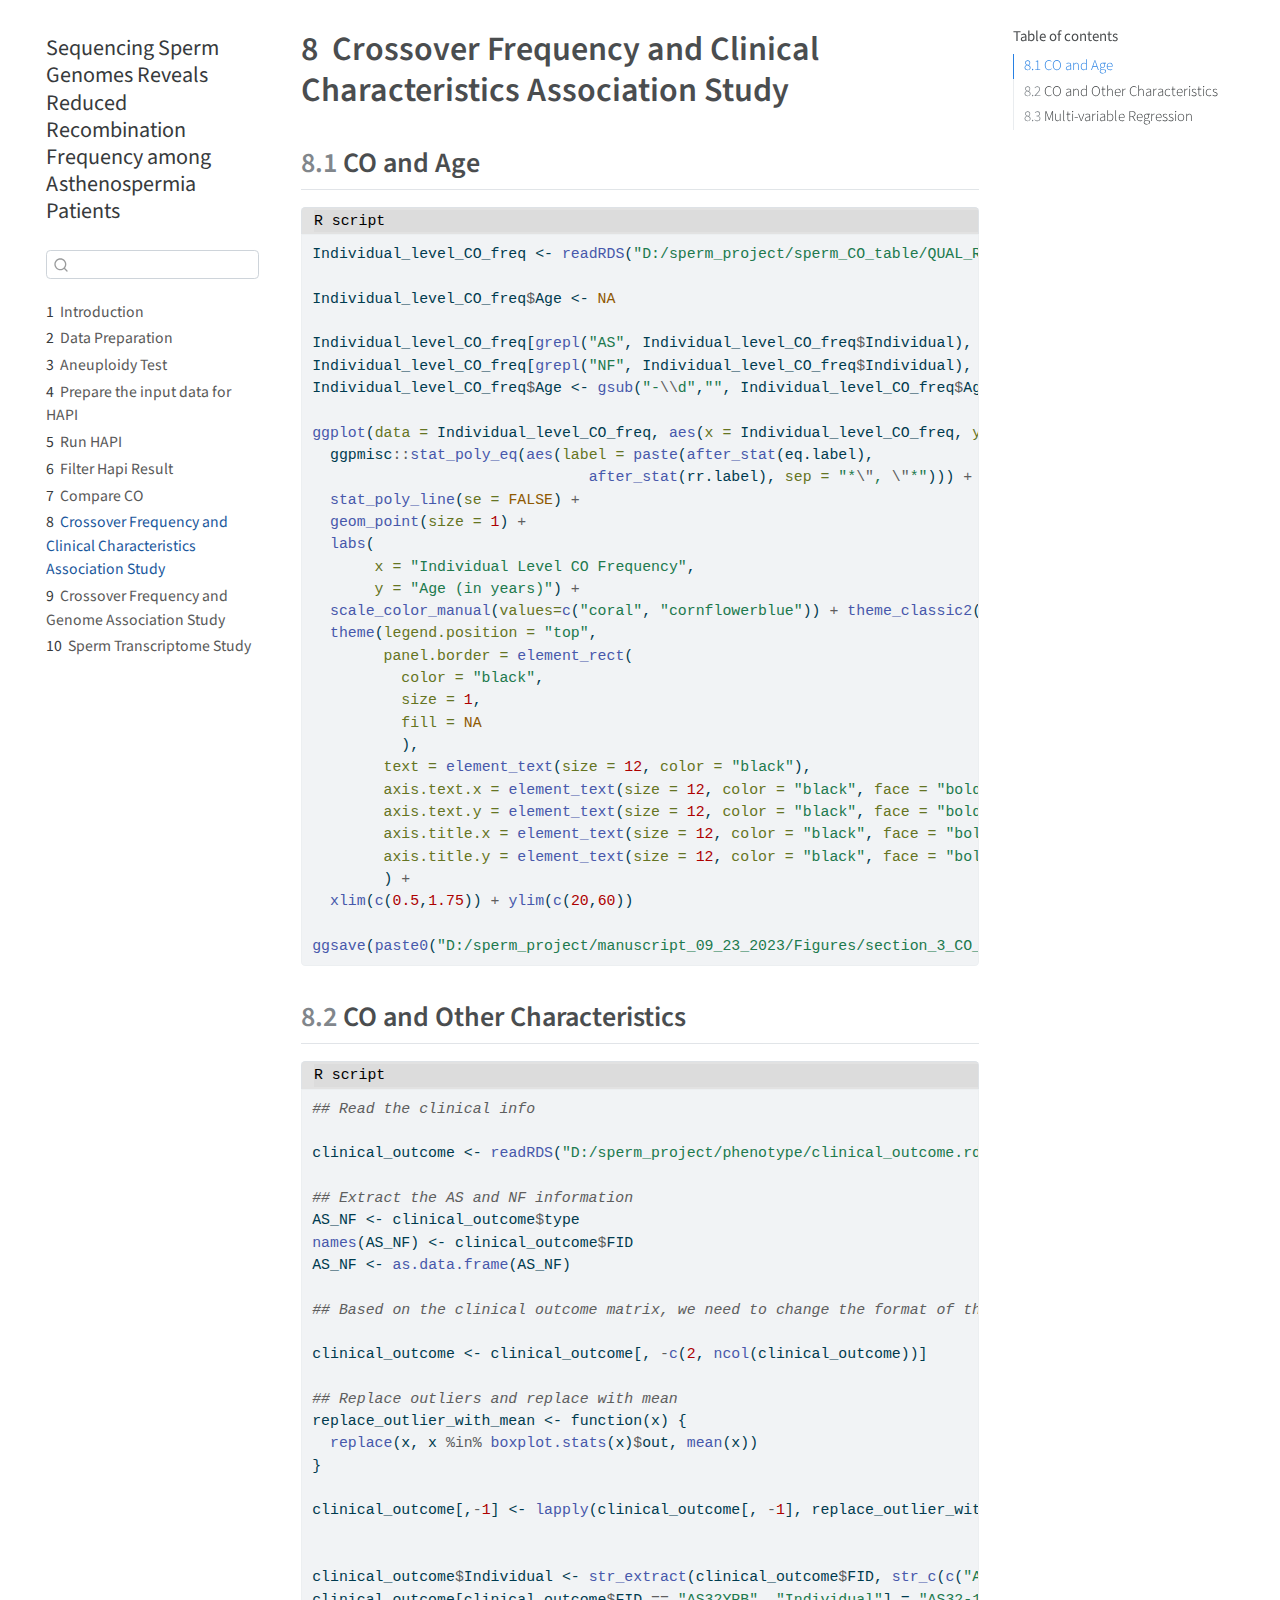
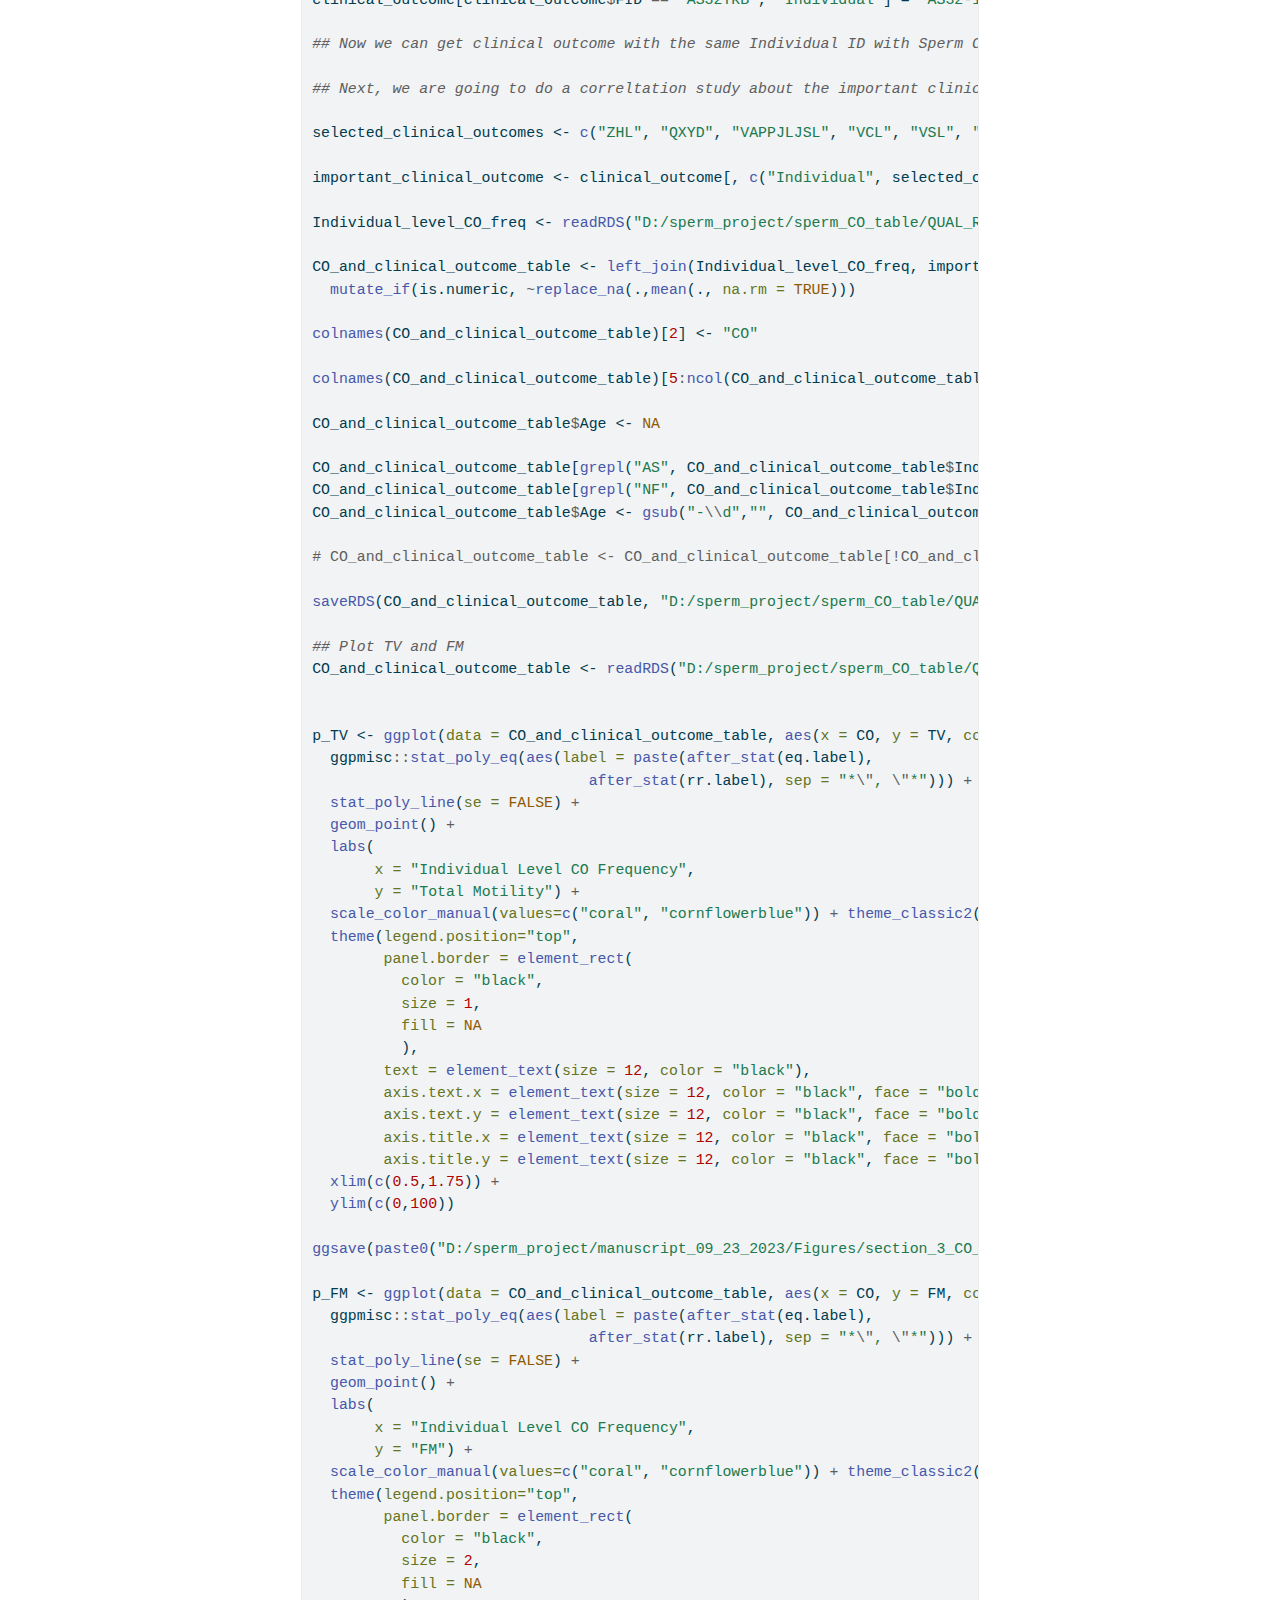
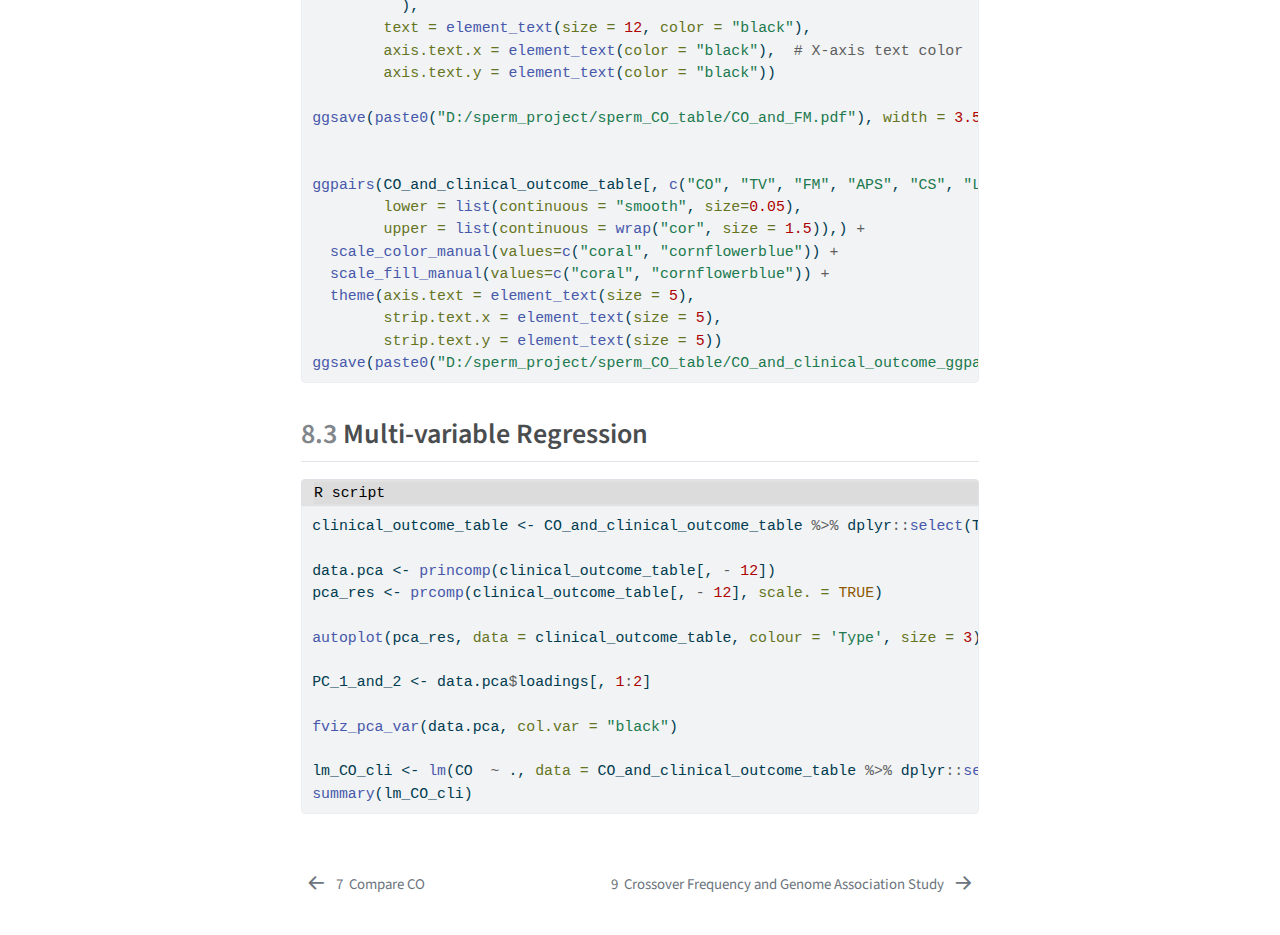
<file: _book/section_7_CO_and_clinical_outcome_association_study.html>
<!DOCTYPE html>
<html xmlns="http://www.w3.org/1999/xhtml" lang="en" xml:lang="en"><head>

<meta charset="utf-8">
<meta name="generator" content="quarto-1.3.450">

<meta name="viewport" content="width=device-width, initial-scale=1.0, user-scalable=yes">


<title>Sequencing Sperm Genomes Reveals Reduced Recombination Frequency among Asthenospermia Patients - 8&nbsp; Crossover Frequency and Clinical Characteristics Association Study</title>
<style>
code{white-space: pre-wrap;}
span.smallcaps{font-variant: small-caps;}
div.columns{display: flex; gap: min(4vw, 1.5em);}
div.column{flex: auto; overflow-x: auto;}
div.hanging-indent{margin-left: 1.5em; text-indent: -1.5em;}
ul.task-list{list-style: none;}
ul.task-list li input[type="checkbox"] {
  width: 0.8em;
  margin: 0 0.8em 0.2em -1em; /* quarto-specific, see https://github.com/quarto-dev/quarto-cli/issues/4556 */ 
  vertical-align: middle;
}
/* CSS for syntax highlighting */
pre > code.sourceCode { white-space: pre; position: relative; }
pre > code.sourceCode > span { display: inline-block; line-height: 1.25; }
pre > code.sourceCode > span:empty { height: 1.2em; }
.sourceCode { overflow: visible; }
code.sourceCode > span { color: inherit; text-decoration: inherit; }
div.sourceCode { margin: 1em 0; }
pre.sourceCode { margin: 0; }
@media screen {
div.sourceCode { overflow: auto; }
}
@media print {
pre > code.sourceCode { white-space: pre-wrap; }
pre > code.sourceCode > span { text-indent: -5em; padding-left: 5em; }
}
pre.numberSource code
  { counter-reset: source-line 0; }
pre.numberSource code > span
  { position: relative; left: -4em; counter-increment: source-line; }
pre.numberSource code > span > a:first-child::before
  { content: counter(source-line);
    position: relative; left: -1em; text-align: right; vertical-align: baseline;
    border: none; display: inline-block;
    -webkit-touch-callout: none; -webkit-user-select: none;
    -khtml-user-select: none; -moz-user-select: none;
    -ms-user-select: none; user-select: none;
    padding: 0 4px; width: 4em;
  }
pre.numberSource { margin-left: 3em;  padding-left: 4px; }
div.sourceCode
  {   }
@media screen {
pre > code.sourceCode > span > a:first-child::before { text-decoration: underline; }
}
</style>


<script src="site_libs/quarto-nav/quarto-nav.js"></script>
<script src="site_libs/quarto-nav/headroom.min.js"></script>
<script src="site_libs/clipboard/clipboard.min.js"></script>
<script src="site_libs/quarto-search/autocomplete.umd.js"></script>
<script src="site_libs/quarto-search/fuse.min.js"></script>
<script src="site_libs/quarto-search/quarto-search.js"></script>
<meta name="quarto:offset" content="./">
<link href="./section_8_CO_whole_genome_association_study.html" rel="next">
<link href="./section_6_compare_CO.html" rel="prev">
<script src="site_libs/quarto-html/quarto.js"></script>
<script src="site_libs/quarto-html/popper.min.js"></script>
<script src="site_libs/quarto-html/tippy.umd.min.js"></script>
<script src="site_libs/quarto-html/anchor.min.js"></script>
<link href="site_libs/quarto-html/tippy.css" rel="stylesheet">
<link href="site_libs/quarto-html/quarto-syntax-highlighting.css" rel="stylesheet" id="quarto-text-highlighting-styles">
<script src="site_libs/bootstrap/bootstrap.min.js"></script>
<link href="site_libs/bootstrap/bootstrap-icons.css" rel="stylesheet">
<link href="site_libs/bootstrap/bootstrap.min.css" rel="stylesheet" id="quarto-bootstrap" data-mode="light">
<script id="quarto-search-options" type="application/json">{
  "location": "sidebar",
  "copy-button": false,
  "collapse-after": 3,
  "panel-placement": "start",
  "type": "textbox",
  "limit": 20,
  "language": {
    "search-no-results-text": "No results",
    "search-matching-documents-text": "matching documents",
    "search-copy-link-title": "Copy link to search",
    "search-hide-matches-text": "Hide additional matches",
    "search-more-match-text": "more match in this document",
    "search-more-matches-text": "more matches in this document",
    "search-clear-button-title": "Clear",
    "search-detached-cancel-button-title": "Cancel",
    "search-submit-button-title": "Submit",
    "search-label": "Search"
  }
}</script>


</head>

<body class="nav-sidebar floating">

<div id="quarto-search-results"></div>
  <header id="quarto-header" class="headroom fixed-top">
  <nav class="quarto-secondary-nav">
    <div class="container-fluid d-flex">
      <button type="button" class="quarto-btn-toggle btn" data-bs-toggle="collapse" data-bs-target="#quarto-sidebar,#quarto-sidebar-glass" aria-controls="quarto-sidebar" aria-expanded="false" aria-label="Toggle sidebar navigation" onclick="if (window.quartoToggleHeadroom) { window.quartoToggleHeadroom(); }">
        <i class="bi bi-layout-text-sidebar-reverse"></i>
      </button>
      <nav class="quarto-page-breadcrumbs" aria-label="breadcrumb"><ol class="breadcrumb"><li class="breadcrumb-item"><a href="./section_7_CO_and_clinical_outcome_association_study.html"><span class="chapter-number">8</span>&nbsp; <span class="chapter-title">Crossover Frequency and Clinical Characteristics Association Study</span></a></li></ol></nav>
      <a class="flex-grow-1" role="button" data-bs-toggle="collapse" data-bs-target="#quarto-sidebar,#quarto-sidebar-glass" aria-controls="quarto-sidebar" aria-expanded="false" aria-label="Toggle sidebar navigation" onclick="if (window.quartoToggleHeadroom) { window.quartoToggleHeadroom(); }">      
      </a>
      <button type="button" class="btn quarto-search-button" aria-label="" onclick="window.quartoOpenSearch();">
        <i class="bi bi-search"></i>
      </button>
    </div>
  </nav>
</header>
<!-- content -->
<div id="quarto-content" class="quarto-container page-columns page-rows-contents page-layout-article">
<!-- sidebar -->
  <nav id="quarto-sidebar" class="sidebar collapse collapse-horizontal sidebar-navigation floating overflow-auto">
    <div class="pt-lg-2 mt-2 text-left sidebar-header">
    <div class="sidebar-title mb-0 py-0">
      <a href="./">Sequencing Sperm Genomes Reveals Reduced Recombination Frequency among Asthenospermia Patients</a> 
    </div>
      </div>
        <div class="mt-2 flex-shrink-0 align-items-center">
        <div class="sidebar-search">
        <div id="quarto-search" class="" title="Search"></div>
        </div>
        </div>
    <div class="sidebar-menu-container"> 
    <ul class="list-unstyled mt-1">
        <li class="sidebar-item">
  <div class="sidebar-item-container"> 
  <a href="./index.html" class="sidebar-item-text sidebar-link">
 <span class="menu-text"><span class="chapter-number">1</span>&nbsp; <span class="chapter-title">Introduction</span></span></a>
  </div>
</li>
        <li class="sidebar-item">
  <div class="sidebar-item-container"> 
  <a href="./section_1_data_process.html" class="sidebar-item-text sidebar-link">
 <span class="menu-text"><span class="chapter-number">2</span>&nbsp; <span class="chapter-title">Data Preparation</span></span></a>
  </div>
</li>
        <li class="sidebar-item">
  <div class="sidebar-item-container"> 
  <a href="./section_2_aneuploidy_test.html" class="sidebar-item-text sidebar-link">
 <span class="menu-text"><span class="chapter-number">3</span>&nbsp; <span class="chapter-title">Aneuploidy Test</span></span></a>
  </div>
</li>
        <li class="sidebar-item">
  <div class="sidebar-item-container"> 
  <a href="./section_3_prepare_data_for_Hapi.html" class="sidebar-item-text sidebar-link">
 <span class="menu-text"><span class="chapter-number">4</span>&nbsp; <span class="chapter-title">Prepare the input data for HAPI</span></span></a>
  </div>
</li>
        <li class="sidebar-item">
  <div class="sidebar-item-container"> 
  <a href="./section_4_run_Hapi.html" class="sidebar-item-text sidebar-link">
 <span class="menu-text"><span class="chapter-number">5</span>&nbsp; <span class="chapter-title">Run HAPI</span></span></a>
  </div>
</li>
        <li class="sidebar-item">
  <div class="sidebar-item-container"> 
  <a href="./section_5_filter_HAPI_output.html" class="sidebar-item-text sidebar-link">
 <span class="menu-text"><span class="chapter-number">6</span>&nbsp; <span class="chapter-title">Filter Hapi Result</span></span></a>
  </div>
</li>
        <li class="sidebar-item">
  <div class="sidebar-item-container"> 
  <a href="./section_6_compare_CO.html" class="sidebar-item-text sidebar-link">
 <span class="menu-text"><span class="chapter-number">7</span>&nbsp; <span class="chapter-title">Compare CO</span></span></a>
  </div>
</li>
        <li class="sidebar-item">
  <div class="sidebar-item-container"> 
  <a href="./section_7_CO_and_clinical_outcome_association_study.html" class="sidebar-item-text sidebar-link active">
 <span class="menu-text"><span class="chapter-number">8</span>&nbsp; <span class="chapter-title">Crossover Frequency and Clinical Characteristics Association Study</span></span></a>
  </div>
</li>
        <li class="sidebar-item">
  <div class="sidebar-item-container"> 
  <a href="./section_8_CO_whole_genome_association_study.html" class="sidebar-item-text sidebar-link">
 <span class="menu-text"><span class="chapter-number">9</span>&nbsp; <span class="chapter-title">Crossover Frequency and Genome Association Study</span></span></a>
  </div>
</li>
        <li class="sidebar-item">
  <div class="sidebar-item-container"> 
  <a href="./section_9_transcriptome.html" class="sidebar-item-text sidebar-link">
 <span class="menu-text"><span class="chapter-number">10</span>&nbsp; <span class="chapter-title">Sperm Transcriptome Study</span></span></a>
  </div>
</li>
    </ul>
    </div>
</nav>
<div id="quarto-sidebar-glass" data-bs-toggle="collapse" data-bs-target="#quarto-sidebar,#quarto-sidebar-glass"></div>
<!-- margin-sidebar -->
    <div id="quarto-margin-sidebar" class="sidebar margin-sidebar">
        <nav id="TOC" role="doc-toc" class="toc-active">
    <h2 id="toc-title">Table of contents</h2>
   
  <ul>
  <li><a href="#co-and-age" id="toc-co-and-age" class="nav-link active" data-scroll-target="#co-and-age"><span class="header-section-number">8.1</span> CO and Age</a></li>
  <li><a href="#co-and-other-characteristics" id="toc-co-and-other-characteristics" class="nav-link" data-scroll-target="#co-and-other-characteristics"><span class="header-section-number">8.2</span> CO and Other Characteristics</a></li>
  <li><a href="#multi-variable-regression" id="toc-multi-variable-regression" class="nav-link" data-scroll-target="#multi-variable-regression"><span class="header-section-number">8.3</span> Multi-variable Regression</a></li>
  </ul>
</nav>
    </div>
<!-- main -->
<main class="content" id="quarto-document-content">

<header id="title-block-header" class="quarto-title-block default">
<div class="quarto-title">
<h1 class="title"><span class="chapter-number">8</span>&nbsp; <span class="chapter-title">Crossover Frequency and Clinical Characteristics Association Study</span></h1>
</div>



<div class="quarto-title-meta">

    
  
    
  </div>
  

</header>

<section id="co-and-age" class="level2" data-number="8.1">
<h2 data-number="8.1" class="anchored" data-anchor-id="co-and-age"><span class="header-section-number">8.1</span> CO and Age</h2>
<div class="cell">
<div class="code-with-filename">
<div class="code-with-filename-file">
<pre><strong>R script</strong></pre>
</div>
<div class="sourceCode cell-code" id="cb1"><pre class="sourceCode r code-with-copy"><code class="sourceCode r"><span id="cb1-1"><a href="#cb1-1" aria-hidden="true" tabindex="-1"></a>Individual_level_CO_freq <span class="ot">&lt;-</span> <span class="fu">readRDS</span>(<span class="st">"D:/sperm_project/sperm_CO_table/QUAL_RGQ_aneu_NA_removed_CO_and_clinical_assoc/Individual_level_CO_freq.rds"</span>)</span>
<span id="cb1-2"><a href="#cb1-2" aria-hidden="true" tabindex="-1"></a></span>
<span id="cb1-3"><a href="#cb1-3" aria-hidden="true" tabindex="-1"></a>Individual_level_CO_freq<span class="sc">$</span>Age <span class="ot">&lt;-</span> <span class="cn">NA</span></span>
<span id="cb1-4"><a href="#cb1-4" aria-hidden="true" tabindex="-1"></a></span>
<span id="cb1-5"><a href="#cb1-5" aria-hidden="true" tabindex="-1"></a>Individual_level_CO_freq[<span class="fu">grepl</span>(<span class="st">"AS"</span>, Individual_level_CO_freq<span class="sc">$</span>Individual), <span class="st">"Age"</span>] <span class="ot">&lt;-</span> <span class="fu">gsub</span>(<span class="st">"AS"</span>, <span class="st">""</span>, Individual_level_CO_freq[<span class="fu">grepl</span>(<span class="st">"AS"</span>, Individual_level_CO_freq<span class="sc">$</span>Individual), <span class="st">"Individual"</span>])</span>
<span id="cb1-6"><a href="#cb1-6" aria-hidden="true" tabindex="-1"></a>Individual_level_CO_freq[<span class="fu">grepl</span>(<span class="st">"NF"</span>, Individual_level_CO_freq<span class="sc">$</span>Individual), <span class="st">"Age"</span>] <span class="ot">&lt;-</span> <span class="fu">gsub</span>(<span class="st">"NF"</span>, <span class="st">""</span>, Individual_level_CO_freq[<span class="fu">grepl</span>(<span class="st">"NF"</span>, Individual_level_CO_freq<span class="sc">$</span>Individual), <span class="st">"Individual"</span>])</span>
<span id="cb1-7"><a href="#cb1-7" aria-hidden="true" tabindex="-1"></a>Individual_level_CO_freq<span class="sc">$</span>Age <span class="ot">&lt;-</span> <span class="fu">gsub</span>(<span class="st">"-</span><span class="sc">\\</span><span class="st">d"</span>,<span class="st">""</span>, Individual_level_CO_freq<span class="sc">$</span>Age) <span class="sc">%&gt;%</span> <span class="fu">as.integer</span>()</span>
<span id="cb1-8"><a href="#cb1-8" aria-hidden="true" tabindex="-1"></a></span>
<span id="cb1-9"><a href="#cb1-9" aria-hidden="true" tabindex="-1"></a><span class="fu">ggplot</span>(<span class="at">data =</span> Individual_level_CO_freq, <span class="fu">aes</span>(<span class="at">x =</span> Individual_level_CO_freq, <span class="at">y =</span> Age, <span class="at">color =</span> Type)) <span class="sc">+</span></span>
<span id="cb1-10"><a href="#cb1-10" aria-hidden="true" tabindex="-1"></a>  ggpmisc<span class="sc">::</span><span class="fu">stat_poly_eq</span>(<span class="fu">aes</span>(<span class="at">label =</span> <span class="fu">paste</span>(<span class="fu">after_stat</span>(eq.label),</span>
<span id="cb1-11"><a href="#cb1-11" aria-hidden="true" tabindex="-1"></a>                               <span class="fu">after_stat</span>(rr.label), <span class="at">sep =</span> <span class="st">"*</span><span class="sc">\"</span><span class="st">, </span><span class="sc">\"</span><span class="st">*"</span>))) <span class="sc">+</span></span>
<span id="cb1-12"><a href="#cb1-12" aria-hidden="true" tabindex="-1"></a>  <span class="fu">stat_poly_line</span>(<span class="at">se =</span> <span class="cn">FALSE</span>) <span class="sc">+</span></span>
<span id="cb1-13"><a href="#cb1-13" aria-hidden="true" tabindex="-1"></a>  <span class="fu">geom_point</span>(<span class="at">size =</span> <span class="dv">1</span>) <span class="sc">+</span> </span>
<span id="cb1-14"><a href="#cb1-14" aria-hidden="true" tabindex="-1"></a>  <span class="fu">labs</span>(</span>
<span id="cb1-15"><a href="#cb1-15" aria-hidden="true" tabindex="-1"></a>       <span class="at">x =</span> <span class="st">"Individual Level CO Frequency"</span>,</span>
<span id="cb1-16"><a href="#cb1-16" aria-hidden="true" tabindex="-1"></a>       <span class="at">y =</span> <span class="st">"Age (in years)"</span>) <span class="sc">+</span></span>
<span id="cb1-17"><a href="#cb1-17" aria-hidden="true" tabindex="-1"></a>  <span class="fu">scale_color_manual</span>(<span class="at">values=</span><span class="fu">c</span>(<span class="st">"coral"</span>, <span class="st">"cornflowerblue"</span>)) <span class="sc">+</span> <span class="fu">theme_classic2</span>() <span class="sc">+</span></span>
<span id="cb1-18"><a href="#cb1-18" aria-hidden="true" tabindex="-1"></a>  <span class="fu">theme</span>(<span class="at">legend.position =</span> <span class="st">"top"</span>,</span>
<span id="cb1-19"><a href="#cb1-19" aria-hidden="true" tabindex="-1"></a>        <span class="at">panel.border =</span> <span class="fu">element_rect</span>(</span>
<span id="cb1-20"><a href="#cb1-20" aria-hidden="true" tabindex="-1"></a>          <span class="at">color =</span> <span class="st">"black"</span>,</span>
<span id="cb1-21"><a href="#cb1-21" aria-hidden="true" tabindex="-1"></a>          <span class="at">size =</span> <span class="dv">1</span>,</span>
<span id="cb1-22"><a href="#cb1-22" aria-hidden="true" tabindex="-1"></a>          <span class="at">fill =</span> <span class="cn">NA</span></span>
<span id="cb1-23"><a href="#cb1-23" aria-hidden="true" tabindex="-1"></a>          ),</span>
<span id="cb1-24"><a href="#cb1-24" aria-hidden="true" tabindex="-1"></a>        <span class="at">text =</span> <span class="fu">element_text</span>(<span class="at">size =</span> <span class="dv">12</span>, <span class="at">color =</span> <span class="st">"black"</span>),</span>
<span id="cb1-25"><a href="#cb1-25" aria-hidden="true" tabindex="-1"></a>        <span class="at">axis.text.x =</span> <span class="fu">element_text</span>(<span class="at">size =</span> <span class="dv">12</span>, <span class="at">color =</span> <span class="st">"black"</span>, <span class="at">face =</span> <span class="st">"bold"</span>),  <span class="co"># X-axis text color</span></span>
<span id="cb1-26"><a href="#cb1-26" aria-hidden="true" tabindex="-1"></a>        <span class="at">axis.text.y =</span> <span class="fu">element_text</span>(<span class="at">size =</span> <span class="dv">12</span>, <span class="at">color =</span> <span class="st">"black"</span>, <span class="at">face =</span> <span class="st">"bold"</span>),</span>
<span id="cb1-27"><a href="#cb1-27" aria-hidden="true" tabindex="-1"></a>        <span class="at">axis.title.x =</span> <span class="fu">element_text</span>(<span class="at">size =</span> <span class="dv">12</span>, <span class="at">color =</span> <span class="st">"black"</span>, <span class="at">face =</span> <span class="st">"bold"</span>),</span>
<span id="cb1-28"><a href="#cb1-28" aria-hidden="true" tabindex="-1"></a>        <span class="at">axis.title.y =</span> <span class="fu">element_text</span>(<span class="at">size =</span> <span class="dv">12</span>, <span class="at">color =</span> <span class="st">"black"</span>, <span class="at">face =</span> <span class="st">"bold"</span>)</span>
<span id="cb1-29"><a href="#cb1-29" aria-hidden="true" tabindex="-1"></a>        ) <span class="sc">+</span> </span>
<span id="cb1-30"><a href="#cb1-30" aria-hidden="true" tabindex="-1"></a>  <span class="fu">xlim</span>(<span class="fu">c</span>(<span class="fl">0.5</span>,<span class="fl">1.75</span>)) <span class="sc">+</span> <span class="fu">ylim</span>(<span class="fu">c</span>(<span class="dv">20</span>,<span class="dv">60</span>))</span>
<span id="cb1-31"><a href="#cb1-31" aria-hidden="true" tabindex="-1"></a></span>
<span id="cb1-32"><a href="#cb1-32" aria-hidden="true" tabindex="-1"></a><span class="fu">ggsave</span>(<span class="fu">paste0</span>(<span class="st">"D:/sperm_project/manuscript_09_23_2023/Figures/section_3_CO_distribution_and_frequency_count/CO_and_age.pdf"</span>), <span class="at">width =</span> <span class="fl">3.5</span>, <span class="at">height =</span> <span class="dv">4</span>)  </span></code><button title="Copy to Clipboard" class="code-copy-button"><i class="bi"></i></button></pre></div>
</div>
</div>
</section>
<section id="co-and-other-characteristics" class="level2" data-number="8.2">
<h2 data-number="8.2" class="anchored" data-anchor-id="co-and-other-characteristics"><span class="header-section-number">8.2</span> CO and Other Characteristics</h2>
<div class="cell">
<div class="code-with-filename">
<div class="code-with-filename-file">
<pre><strong>R script</strong></pre>
</div>
<div class="sourceCode cell-code" id="cb2"><pre class="sourceCode r code-with-copy"><code class="sourceCode r"><span id="cb2-1"><a href="#cb2-1" aria-hidden="true" tabindex="-1"></a><span class="do">## Read the clinical info</span></span>
<span id="cb2-2"><a href="#cb2-2" aria-hidden="true" tabindex="-1"></a></span>
<span id="cb2-3"><a href="#cb2-3" aria-hidden="true" tabindex="-1"></a>clinical_outcome <span class="ot">&lt;-</span> <span class="fu">readRDS</span>(<span class="st">"D:/sperm_project/phenotype/clinical_outcome.rds"</span>)</span>
<span id="cb2-4"><a href="#cb2-4" aria-hidden="true" tabindex="-1"></a></span>
<span id="cb2-5"><a href="#cb2-5" aria-hidden="true" tabindex="-1"></a><span class="do">## Extract the AS and NF information </span></span>
<span id="cb2-6"><a href="#cb2-6" aria-hidden="true" tabindex="-1"></a>AS_NF <span class="ot">&lt;-</span> clinical_outcome<span class="sc">$</span>type</span>
<span id="cb2-7"><a href="#cb2-7" aria-hidden="true" tabindex="-1"></a><span class="fu">names</span>(AS_NF) <span class="ot">&lt;-</span> clinical_outcome<span class="sc">$</span>FID</span>
<span id="cb2-8"><a href="#cb2-8" aria-hidden="true" tabindex="-1"></a>AS_NF <span class="ot">&lt;-</span> <span class="fu">as.data.frame</span>(AS_NF)</span>
<span id="cb2-9"><a href="#cb2-9" aria-hidden="true" tabindex="-1"></a></span>
<span id="cb2-10"><a href="#cb2-10" aria-hidden="true" tabindex="-1"></a><span class="do">## Based on the clinical outcome matrix, we need to change the format of the files (rownames as clinical outcomes and colnums as patients)</span></span>
<span id="cb2-11"><a href="#cb2-11" aria-hidden="true" tabindex="-1"></a></span>
<span id="cb2-12"><a href="#cb2-12" aria-hidden="true" tabindex="-1"></a>clinical_outcome <span class="ot">&lt;-</span> clinical_outcome[, <span class="sc">-</span><span class="fu">c</span>(<span class="dv">2</span>, <span class="fu">ncol</span>(clinical_outcome))]</span>
<span id="cb2-13"><a href="#cb2-13" aria-hidden="true" tabindex="-1"></a></span>
<span id="cb2-14"><a href="#cb2-14" aria-hidden="true" tabindex="-1"></a><span class="do">## Replace outliers and replace with mean</span></span>
<span id="cb2-15"><a href="#cb2-15" aria-hidden="true" tabindex="-1"></a>replace_outlier_with_mean <span class="ot">&lt;-</span> <span class="cf">function</span>(x) {</span>
<span id="cb2-16"><a href="#cb2-16" aria-hidden="true" tabindex="-1"></a>  <span class="fu">replace</span>(x, x <span class="sc">%in%</span> <span class="fu">boxplot.stats</span>(x)<span class="sc">$</span>out, <span class="fu">mean</span>(x))  </span>
<span id="cb2-17"><a href="#cb2-17" aria-hidden="true" tabindex="-1"></a>}</span>
<span id="cb2-18"><a href="#cb2-18" aria-hidden="true" tabindex="-1"></a></span>
<span id="cb2-19"><a href="#cb2-19" aria-hidden="true" tabindex="-1"></a>clinical_outcome[,<span class="sc">-</span><span class="dv">1</span>] <span class="ot">&lt;-</span> <span class="fu">lapply</span>(clinical_outcome[, <span class="sc">-</span><span class="dv">1</span>], replace_outlier_with_mean)</span>
<span id="cb2-20"><a href="#cb2-20" aria-hidden="true" tabindex="-1"></a></span>
<span id="cb2-21"><a href="#cb2-21" aria-hidden="true" tabindex="-1"></a></span>
<span id="cb2-22"><a href="#cb2-22" aria-hidden="true" tabindex="-1"></a>clinical_outcome<span class="sc">$</span>Individual <span class="ot">&lt;-</span> <span class="fu">str_extract</span>(clinical_outcome<span class="sc">$</span>FID, <span class="fu">str_c</span>(<span class="fu">c</span>(<span class="st">"AS</span><span class="sc">\\</span><span class="st">d+"</span>, <span class="st">"NF</span><span class="sc">\\</span><span class="st">d+-</span><span class="sc">\\</span><span class="st">d"</span>), <span class="at">collapse =</span> <span class="st">"|"</span>))</span>
<span id="cb2-23"><a href="#cb2-23" aria-hidden="true" tabindex="-1"></a>clinical_outcome[clinical_outcome<span class="sc">$</span>FID <span class="sc">==</span> <span class="st">"AS32YRB"</span>, <span class="st">"Individual"</span>] <span class="ot">=</span> <span class="st">"AS32-1"</span> </span>
<span id="cb2-24"><a href="#cb2-24" aria-hidden="true" tabindex="-1"></a></span>
<span id="cb2-25"><a href="#cb2-25" aria-hidden="true" tabindex="-1"></a><span class="do">## Now we can get clinical outcome with the same Individual ID with Sperm CO Individual IDs</span></span>
<span id="cb2-26"><a href="#cb2-26" aria-hidden="true" tabindex="-1"></a></span>
<span id="cb2-27"><a href="#cb2-27" aria-hidden="true" tabindex="-1"></a><span class="do">## Next, we are going to do a correltation study about the important clinical outcomes</span></span>
<span id="cb2-28"><a href="#cb2-28" aria-hidden="true" tabindex="-1"></a></span>
<span id="cb2-29"><a href="#cb2-29" aria-hidden="true" tabindex="-1"></a>selected_clinical_outcomes <span class="ot">&lt;-</span> <span class="fu">c</span>(<span class="st">"ZHL"</span>, <span class="st">"QXYD"</span>, <span class="st">"VAPPJLJSL"</span>, <span class="st">"VCL"</span>, <span class="st">"VSL"</span>, <span class="st">"MAD"</span>, <span class="st">"LIN"</span>, <span class="st">"STR"</span>, <span class="st">"WOB"</span>, <span class="st">"BCF"</span>)</span>
<span id="cb2-30"><a href="#cb2-30" aria-hidden="true" tabindex="-1"></a></span>
<span id="cb2-31"><a href="#cb2-31" aria-hidden="true" tabindex="-1"></a>important_clinical_outcome <span class="ot">&lt;-</span> clinical_outcome[, <span class="fu">c</span>(<span class="st">"Individual"</span>, selected_clinical_outcomes)]</span>
<span id="cb2-32"><a href="#cb2-32" aria-hidden="true" tabindex="-1"></a></span>
<span id="cb2-33"><a href="#cb2-33" aria-hidden="true" tabindex="-1"></a>Individual_level_CO_freq <span class="ot">&lt;-</span> <span class="fu">readRDS</span>(<span class="st">"D:/sperm_project/sperm_CO_table/QUAL_RGQ_aneu_NA_removed_CO_and_clinical_assoc/Individual_level_CO_freq.rds"</span>)</span>
<span id="cb2-34"><a href="#cb2-34" aria-hidden="true" tabindex="-1"></a></span>
<span id="cb2-35"><a href="#cb2-35" aria-hidden="true" tabindex="-1"></a>CO_and_clinical_outcome_table <span class="ot">&lt;-</span> <span class="fu">left_join</span>(Individual_level_CO_freq, important_clinical_outcome, <span class="at">by =</span> <span class="st">"Individual"</span>) <span class="sc">%&gt;%</span> </span>
<span id="cb2-36"><a href="#cb2-36" aria-hidden="true" tabindex="-1"></a>  <span class="fu">mutate_if</span>(is.numeric, <span class="sc">~</span><span class="fu">replace_na</span>(.,<span class="fu">mean</span>(., <span class="at">na.rm =</span> <span class="cn">TRUE</span>)))</span>
<span id="cb2-37"><a href="#cb2-37" aria-hidden="true" tabindex="-1"></a></span>
<span id="cb2-38"><a href="#cb2-38" aria-hidden="true" tabindex="-1"></a><span class="fu">colnames</span>(CO_and_clinical_outcome_table)[<span class="dv">2</span>] <span class="ot">&lt;-</span> <span class="st">"CO"</span></span>
<span id="cb2-39"><a href="#cb2-39" aria-hidden="true" tabindex="-1"></a></span>
<span id="cb2-40"><a href="#cb2-40" aria-hidden="true" tabindex="-1"></a><span class="fu">colnames</span>(CO_and_clinical_outcome_table)[<span class="dv">5</span><span class="sc">:</span><span class="fu">ncol</span>(CO_and_clinical_outcome_table)] <span class="ot">&lt;-</span> <span class="fu">c</span>(<span class="st">"TV"</span>, <span class="st">"FM"</span>, <span class="st">"APS"</span>, <span class="st">"CS"</span>, <span class="st">"LV"</span>, <span class="st">"AAD"</span>, <span class="st">"LIN"</span>, <span class="st">"F"</span>, <span class="st">"WOB"</span>, <span class="st">"BCF"</span>)</span>
<span id="cb2-41"><a href="#cb2-41" aria-hidden="true" tabindex="-1"></a></span>
<span id="cb2-42"><a href="#cb2-42" aria-hidden="true" tabindex="-1"></a>CO_and_clinical_outcome_table<span class="sc">$</span>Age <span class="ot">&lt;-</span> <span class="cn">NA</span></span>
<span id="cb2-43"><a href="#cb2-43" aria-hidden="true" tabindex="-1"></a></span>
<span id="cb2-44"><a href="#cb2-44" aria-hidden="true" tabindex="-1"></a>CO_and_clinical_outcome_table[<span class="fu">grepl</span>(<span class="st">"AS"</span>, CO_and_clinical_outcome_table<span class="sc">$</span>Individual), <span class="st">"Age"</span>] <span class="ot">&lt;-</span> <span class="fu">gsub</span>(<span class="st">"AS"</span>, <span class="st">""</span>, CO_and_clinical_outcome_table[<span class="fu">grepl</span>(<span class="st">"AS"</span>, CO_and_clinical_outcome_table<span class="sc">$</span>Individual), <span class="st">"Individual"</span>])</span>
<span id="cb2-45"><a href="#cb2-45" aria-hidden="true" tabindex="-1"></a>CO_and_clinical_outcome_table[<span class="fu">grepl</span>(<span class="st">"NF"</span>, CO_and_clinical_outcome_table<span class="sc">$</span>Individual), <span class="st">"Age"</span>] <span class="ot">&lt;-</span> <span class="fu">gsub</span>(<span class="st">"NF"</span>, <span class="st">""</span>, CO_and_clinical_outcome_table[<span class="fu">grepl</span>(<span class="st">"NF"</span>, CO_and_clinical_outcome_table<span class="sc">$</span>Individual), <span class="st">"Individual"</span>])</span>
<span id="cb2-46"><a href="#cb2-46" aria-hidden="true" tabindex="-1"></a>CO_and_clinical_outcome_table<span class="sc">$</span>Age <span class="ot">&lt;-</span> <span class="fu">gsub</span>(<span class="st">"-</span><span class="sc">\\</span><span class="st">d"</span>,<span class="st">""</span>, CO_and_clinical_outcome_table<span class="sc">$</span>Age) <span class="sc">%&gt;%</span> <span class="fu">as.integer</span>()</span>
<span id="cb2-47"><a href="#cb2-47" aria-hidden="true" tabindex="-1"></a></span>
<span id="cb2-48"><a href="#cb2-48" aria-hidden="true" tabindex="-1"></a><span class="co"># CO_and_clinical_outcome_table &lt;- CO_and_clinical_outcome_table[!CO_and_clinical_outcome_table$Individual == "NF27-3", ]</span></span>
<span id="cb2-49"><a href="#cb2-49" aria-hidden="true" tabindex="-1"></a></span>
<span id="cb2-50"><a href="#cb2-50" aria-hidden="true" tabindex="-1"></a><span class="fu">saveRDS</span>(CO_and_clinical_outcome_table, <span class="st">"D:/sperm_project/sperm_CO_table/QUAL_RGQ_aneu_NA_removed_CO_and_clinical_assoc/CO_and_clinical_outcome_table.rds"</span>)</span>
<span id="cb2-51"><a href="#cb2-51" aria-hidden="true" tabindex="-1"></a></span>
<span id="cb2-52"><a href="#cb2-52" aria-hidden="true" tabindex="-1"></a><span class="do">## Plot TV and FM</span></span>
<span id="cb2-53"><a href="#cb2-53" aria-hidden="true" tabindex="-1"></a>CO_and_clinical_outcome_table <span class="ot">&lt;-</span> <span class="fu">readRDS</span>(<span class="st">"D:/sperm_project/sperm_CO_table/QUAL_RGQ_aneu_NA_removed_CO_and_clinical_assoc/CO_and_clinical_outcome_table.rds"</span>)</span>
<span id="cb2-54"><a href="#cb2-54" aria-hidden="true" tabindex="-1"></a></span>
<span id="cb2-55"><a href="#cb2-55" aria-hidden="true" tabindex="-1"></a></span>
<span id="cb2-56"><a href="#cb2-56" aria-hidden="true" tabindex="-1"></a>p_TV <span class="ot">&lt;-</span> <span class="fu">ggplot</span>(<span class="at">data =</span> CO_and_clinical_outcome_table, <span class="fu">aes</span>(<span class="at">x =</span> CO, <span class="at">y =</span> TV, <span class="at">color =</span> Type)) <span class="sc">+</span></span>
<span id="cb2-57"><a href="#cb2-57" aria-hidden="true" tabindex="-1"></a>  ggpmisc<span class="sc">::</span><span class="fu">stat_poly_eq</span>(<span class="fu">aes</span>(<span class="at">label =</span> <span class="fu">paste</span>(<span class="fu">after_stat</span>(eq.label),</span>
<span id="cb2-58"><a href="#cb2-58" aria-hidden="true" tabindex="-1"></a>                               <span class="fu">after_stat</span>(rr.label), <span class="at">sep =</span> <span class="st">"*</span><span class="sc">\"</span><span class="st">, </span><span class="sc">\"</span><span class="st">*"</span>))) <span class="sc">+</span></span>
<span id="cb2-59"><a href="#cb2-59" aria-hidden="true" tabindex="-1"></a>  <span class="fu">stat_poly_line</span>(<span class="at">se =</span> <span class="cn">FALSE</span>) <span class="sc">+</span></span>
<span id="cb2-60"><a href="#cb2-60" aria-hidden="true" tabindex="-1"></a>  <span class="fu">geom_point</span>() <span class="sc">+</span> </span>
<span id="cb2-61"><a href="#cb2-61" aria-hidden="true" tabindex="-1"></a>  <span class="fu">labs</span>(</span>
<span id="cb2-62"><a href="#cb2-62" aria-hidden="true" tabindex="-1"></a>       <span class="at">x =</span> <span class="st">"Individual Level CO Frequency"</span>,</span>
<span id="cb2-63"><a href="#cb2-63" aria-hidden="true" tabindex="-1"></a>       <span class="at">y =</span> <span class="st">"Total Motility"</span>) <span class="sc">+</span></span>
<span id="cb2-64"><a href="#cb2-64" aria-hidden="true" tabindex="-1"></a>  <span class="fu">scale_color_manual</span>(<span class="at">values=</span><span class="fu">c</span>(<span class="st">"coral"</span>, <span class="st">"cornflowerblue"</span>)) <span class="sc">+</span> <span class="fu">theme_classic2</span>() <span class="sc">+</span></span>
<span id="cb2-65"><a href="#cb2-65" aria-hidden="true" tabindex="-1"></a>  <span class="fu">theme</span>(<span class="at">legend.position=</span><span class="st">"top"</span>,</span>
<span id="cb2-66"><a href="#cb2-66" aria-hidden="true" tabindex="-1"></a>        <span class="at">panel.border =</span> <span class="fu">element_rect</span>(</span>
<span id="cb2-67"><a href="#cb2-67" aria-hidden="true" tabindex="-1"></a>          <span class="at">color =</span> <span class="st">"black"</span>,</span>
<span id="cb2-68"><a href="#cb2-68" aria-hidden="true" tabindex="-1"></a>          <span class="at">size =</span> <span class="dv">1</span>,</span>
<span id="cb2-69"><a href="#cb2-69" aria-hidden="true" tabindex="-1"></a>          <span class="at">fill =</span> <span class="cn">NA</span></span>
<span id="cb2-70"><a href="#cb2-70" aria-hidden="true" tabindex="-1"></a>          ),</span>
<span id="cb2-71"><a href="#cb2-71" aria-hidden="true" tabindex="-1"></a>        <span class="at">text =</span> <span class="fu">element_text</span>(<span class="at">size =</span> <span class="dv">12</span>, <span class="at">color =</span> <span class="st">"black"</span>),</span>
<span id="cb2-72"><a href="#cb2-72" aria-hidden="true" tabindex="-1"></a>        <span class="at">axis.text.x =</span> <span class="fu">element_text</span>(<span class="at">size =</span> <span class="dv">12</span>, <span class="at">color =</span> <span class="st">"black"</span>, <span class="at">face =</span> <span class="st">"bold"</span>),  <span class="co"># X-axis text color</span></span>
<span id="cb2-73"><a href="#cb2-73" aria-hidden="true" tabindex="-1"></a>        <span class="at">axis.text.y =</span> <span class="fu">element_text</span>(<span class="at">size =</span> <span class="dv">12</span>, <span class="at">color =</span> <span class="st">"black"</span>, <span class="at">face =</span> <span class="st">"bold"</span>),</span>
<span id="cb2-74"><a href="#cb2-74" aria-hidden="true" tabindex="-1"></a>        <span class="at">axis.title.x =</span> <span class="fu">element_text</span>(<span class="at">size =</span> <span class="dv">12</span>, <span class="at">color =</span> <span class="st">"black"</span>, <span class="at">face =</span> <span class="st">"bold"</span>),</span>
<span id="cb2-75"><a href="#cb2-75" aria-hidden="true" tabindex="-1"></a>        <span class="at">axis.title.y =</span> <span class="fu">element_text</span>(<span class="at">size =</span> <span class="dv">12</span>, <span class="at">color =</span> <span class="st">"black"</span>, <span class="at">face =</span> <span class="st">"bold"</span>)) <span class="sc">+</span> </span>
<span id="cb2-76"><a href="#cb2-76" aria-hidden="true" tabindex="-1"></a>  <span class="fu">xlim</span>(<span class="fu">c</span>(<span class="fl">0.5</span>,<span class="fl">1.75</span>)) <span class="sc">+</span></span>
<span id="cb2-77"><a href="#cb2-77" aria-hidden="true" tabindex="-1"></a>  <span class="fu">ylim</span>(<span class="fu">c</span>(<span class="dv">0</span>,<span class="dv">100</span>))</span>
<span id="cb2-78"><a href="#cb2-78" aria-hidden="true" tabindex="-1"></a></span>
<span id="cb2-79"><a href="#cb2-79" aria-hidden="true" tabindex="-1"></a><span class="fu">ggsave</span>(<span class="fu">paste0</span>(<span class="st">"D:/sperm_project/manuscript_09_23_2023/Figures/section_3_CO_distribution_and_frequency_count/CO_and_TV.pdf"</span>), <span class="at">width =</span> <span class="fl">3.5</span>, <span class="at">height =</span> <span class="dv">4</span>)  </span>
<span id="cb2-80"><a href="#cb2-80" aria-hidden="true" tabindex="-1"></a></span>
<span id="cb2-81"><a href="#cb2-81" aria-hidden="true" tabindex="-1"></a>p_FM <span class="ot">&lt;-</span> <span class="fu">ggplot</span>(<span class="at">data =</span> CO_and_clinical_outcome_table, <span class="fu">aes</span>(<span class="at">x =</span> CO, <span class="at">y =</span> FM, <span class="at">color =</span> Type)) <span class="sc">+</span></span>
<span id="cb2-82"><a href="#cb2-82" aria-hidden="true" tabindex="-1"></a>  ggpmisc<span class="sc">::</span><span class="fu">stat_poly_eq</span>(<span class="fu">aes</span>(<span class="at">label =</span> <span class="fu">paste</span>(<span class="fu">after_stat</span>(eq.label),</span>
<span id="cb2-83"><a href="#cb2-83" aria-hidden="true" tabindex="-1"></a>                               <span class="fu">after_stat</span>(rr.label), <span class="at">sep =</span> <span class="st">"*</span><span class="sc">\"</span><span class="st">, </span><span class="sc">\"</span><span class="st">*"</span>))) <span class="sc">+</span></span>
<span id="cb2-84"><a href="#cb2-84" aria-hidden="true" tabindex="-1"></a>  <span class="fu">stat_poly_line</span>(<span class="at">se =</span> <span class="cn">FALSE</span>) <span class="sc">+</span></span>
<span id="cb2-85"><a href="#cb2-85" aria-hidden="true" tabindex="-1"></a>  <span class="fu">geom_point</span>() <span class="sc">+</span> </span>
<span id="cb2-86"><a href="#cb2-86" aria-hidden="true" tabindex="-1"></a>  <span class="fu">labs</span>(</span>
<span id="cb2-87"><a href="#cb2-87" aria-hidden="true" tabindex="-1"></a>       <span class="at">x =</span> <span class="st">"Individual Level CO Frequency"</span>,</span>
<span id="cb2-88"><a href="#cb2-88" aria-hidden="true" tabindex="-1"></a>       <span class="at">y =</span> <span class="st">"FM"</span>) <span class="sc">+</span></span>
<span id="cb2-89"><a href="#cb2-89" aria-hidden="true" tabindex="-1"></a>  <span class="fu">scale_color_manual</span>(<span class="at">values=</span><span class="fu">c</span>(<span class="st">"coral"</span>, <span class="st">"cornflowerblue"</span>)) <span class="sc">+</span> <span class="fu">theme_classic2</span>() <span class="sc">+</span></span>
<span id="cb2-90"><a href="#cb2-90" aria-hidden="true" tabindex="-1"></a>  <span class="fu">theme</span>(<span class="at">legend.position=</span><span class="st">"top"</span>,</span>
<span id="cb2-91"><a href="#cb2-91" aria-hidden="true" tabindex="-1"></a>        <span class="at">panel.border =</span> <span class="fu">element_rect</span>(</span>
<span id="cb2-92"><a href="#cb2-92" aria-hidden="true" tabindex="-1"></a>          <span class="at">color =</span> <span class="st">"black"</span>,</span>
<span id="cb2-93"><a href="#cb2-93" aria-hidden="true" tabindex="-1"></a>          <span class="at">size =</span> <span class="dv">2</span>,</span>
<span id="cb2-94"><a href="#cb2-94" aria-hidden="true" tabindex="-1"></a>          <span class="at">fill =</span> <span class="cn">NA</span></span>
<span id="cb2-95"><a href="#cb2-95" aria-hidden="true" tabindex="-1"></a>          ),</span>
<span id="cb2-96"><a href="#cb2-96" aria-hidden="true" tabindex="-1"></a>        <span class="at">text =</span> <span class="fu">element_text</span>(<span class="at">size =</span> <span class="dv">12</span>, <span class="at">color =</span> <span class="st">"black"</span>),</span>
<span id="cb2-97"><a href="#cb2-97" aria-hidden="true" tabindex="-1"></a>        <span class="at">axis.text.x =</span> <span class="fu">element_text</span>(<span class="at">color =</span> <span class="st">"black"</span>),  <span class="co"># X-axis text color</span></span>
<span id="cb2-98"><a href="#cb2-98" aria-hidden="true" tabindex="-1"></a>        <span class="at">axis.text.y =</span> <span class="fu">element_text</span>(<span class="at">color =</span> <span class="st">"black"</span>))</span>
<span id="cb2-99"><a href="#cb2-99" aria-hidden="true" tabindex="-1"></a></span>
<span id="cb2-100"><a href="#cb2-100" aria-hidden="true" tabindex="-1"></a><span class="fu">ggsave</span>(<span class="fu">paste0</span>(<span class="st">"D:/sperm_project/sperm_CO_table/CO_and_FM.pdf"</span>), <span class="at">width =</span> <span class="fl">3.5</span>, <span class="at">height =</span> <span class="dv">4</span>)  </span>
<span id="cb2-101"><a href="#cb2-101" aria-hidden="true" tabindex="-1"></a></span>
<span id="cb2-102"><a href="#cb2-102" aria-hidden="true" tabindex="-1"></a></span>
<span id="cb2-103"><a href="#cb2-103" aria-hidden="true" tabindex="-1"></a><span class="fu">ggpairs</span>(CO_and_clinical_outcome_table[, <span class="fu">c</span>(<span class="st">"CO"</span>, <span class="st">"TV"</span>, <span class="st">"FM"</span>, <span class="st">"APS"</span>, <span class="st">"CS"</span>, <span class="st">"LV"</span>, <span class="st">"AAD"</span>, <span class="st">"LIN"</span>, <span class="st">"F"</span>, <span class="st">"WOB"</span>, <span class="st">"BCF"</span>, <span class="st">"Age"</span>, <span class="st">"Type"</span>)], <span class="fu">aes</span>(<span class="at">color =</span> Type, <span class="at">alpha =</span> <span class="fl">0.5</span>),</span>
<span id="cb2-104"><a href="#cb2-104" aria-hidden="true" tabindex="-1"></a>        <span class="at">lower =</span> <span class="fu">list</span>(<span class="at">continuous =</span> <span class="st">"smooth"</span>, <span class="at">size=</span><span class="fl">0.05</span>),</span>
<span id="cb2-105"><a href="#cb2-105" aria-hidden="true" tabindex="-1"></a>        <span class="at">upper =</span> <span class="fu">list</span>(<span class="at">continuous =</span> <span class="fu">wrap</span>(<span class="st">"cor"</span>, <span class="at">size =</span> <span class="fl">1.5</span>)),) <span class="sc">+</span> </span>
<span id="cb2-106"><a href="#cb2-106" aria-hidden="true" tabindex="-1"></a>  <span class="fu">scale_color_manual</span>(<span class="at">values=</span><span class="fu">c</span>(<span class="st">"coral"</span>, <span class="st">"cornflowerblue"</span>)) <span class="sc">+</span> </span>
<span id="cb2-107"><a href="#cb2-107" aria-hidden="true" tabindex="-1"></a>  <span class="fu">scale_fill_manual</span>(<span class="at">values=</span><span class="fu">c</span>(<span class="st">"coral"</span>, <span class="st">"cornflowerblue"</span>)) <span class="sc">+</span> </span>
<span id="cb2-108"><a href="#cb2-108" aria-hidden="true" tabindex="-1"></a>  <span class="fu">theme</span>(<span class="at">axis.text =</span> <span class="fu">element_text</span>(<span class="at">size =</span> <span class="dv">5</span>),</span>
<span id="cb2-109"><a href="#cb2-109" aria-hidden="true" tabindex="-1"></a>        <span class="at">strip.text.x =</span> <span class="fu">element_text</span>(<span class="at">size =</span> <span class="dv">5</span>),</span>
<span id="cb2-110"><a href="#cb2-110" aria-hidden="true" tabindex="-1"></a>        <span class="at">strip.text.y =</span> <span class="fu">element_text</span>(<span class="at">size =</span> <span class="dv">5</span>))</span>
<span id="cb2-111"><a href="#cb2-111" aria-hidden="true" tabindex="-1"></a><span class="fu">ggsave</span>(<span class="fu">paste0</span>(<span class="st">"D:/sperm_project/sperm_CO_table/CO_and_clinical_outcome_ggpair_selected_correlated_motility_characteristics.pdf"</span>), <span class="at">width =</span> <span class="dv">8</span>, <span class="at">height =</span> <span class="dv">8</span>)  </span></code><button title="Copy to Clipboard" class="code-copy-button"><i class="bi"></i></button></pre></div>
</div>
</div>
</section>
<section id="multi-variable-regression" class="level2" data-number="8.3">
<h2 data-number="8.3" class="anchored" data-anchor-id="multi-variable-regression"><span class="header-section-number">8.3</span> Multi-variable Regression</h2>
<div class="cell">
<div class="code-with-filename">
<div class="code-with-filename-file">
<pre><strong>R script</strong></pre>
</div>
<div class="sourceCode cell-code" id="cb3"><pre class="sourceCode r code-with-copy"><code class="sourceCode r"><span id="cb3-1"><a href="#cb3-1" aria-hidden="true" tabindex="-1"></a>clinical_outcome_table <span class="ot">&lt;-</span> CO_and_clinical_outcome_table <span class="sc">%&gt;%</span> dplyr<span class="sc">::</span><span class="fu">select</span>(TV, FM, APS, CS, LV, AAD, LIN, F, WOB, BCF, Age, Type)</span>
<span id="cb3-2"><a href="#cb3-2" aria-hidden="true" tabindex="-1"></a></span>
<span id="cb3-3"><a href="#cb3-3" aria-hidden="true" tabindex="-1"></a>data.pca <span class="ot">&lt;-</span> <span class="fu">princomp</span>(clinical_outcome_table[, <span class="sc">-</span> <span class="dv">12</span>])</span>
<span id="cb3-4"><a href="#cb3-4" aria-hidden="true" tabindex="-1"></a>pca_res <span class="ot">&lt;-</span> <span class="fu">prcomp</span>(clinical_outcome_table[, <span class="sc">-</span> <span class="dv">12</span>], <span class="at">scale. =</span> <span class="cn">TRUE</span>)</span>
<span id="cb3-5"><a href="#cb3-5" aria-hidden="true" tabindex="-1"></a></span>
<span id="cb3-6"><a href="#cb3-6" aria-hidden="true" tabindex="-1"></a><span class="fu">autoplot</span>(pca_res, <span class="at">data =</span> clinical_outcome_table, <span class="at">colour =</span> <span class="st">'Type'</span>, <span class="at">size =</span> <span class="dv">3</span>)</span>
<span id="cb3-7"><a href="#cb3-7" aria-hidden="true" tabindex="-1"></a></span>
<span id="cb3-8"><a href="#cb3-8" aria-hidden="true" tabindex="-1"></a>PC_1_and_2 <span class="ot">&lt;-</span> data.pca<span class="sc">$</span>loadings[, <span class="dv">1</span><span class="sc">:</span><span class="dv">2</span>]</span>
<span id="cb3-9"><a href="#cb3-9" aria-hidden="true" tabindex="-1"></a></span>
<span id="cb3-10"><a href="#cb3-10" aria-hidden="true" tabindex="-1"></a><span class="fu">fviz_pca_var</span>(data.pca, <span class="at">col.var =</span> <span class="st">"black"</span>)</span>
<span id="cb3-11"><a href="#cb3-11" aria-hidden="true" tabindex="-1"></a></span>
<span id="cb3-12"><a href="#cb3-12" aria-hidden="true" tabindex="-1"></a>lm_CO_cli <span class="ot">&lt;-</span> <span class="fu">lm</span>(CO  <span class="sc">~</span> ., <span class="at">data =</span> CO_and_clinical_outcome_table <span class="sc">%&gt;%</span> dplyr<span class="sc">::</span><span class="fu">select</span>(TV, FM, APS, CS, LV, AAD, LIN, F, WOB, BCF, Age, CO))</span>
<span id="cb3-13"><a href="#cb3-13" aria-hidden="true" tabindex="-1"></a><span class="fu">summary</span>(lm_CO_cli)</span></code><button title="Copy to Clipboard" class="code-copy-button"><i class="bi"></i></button></pre></div>
</div>
</div>


</section>

</main> <!-- /main -->
<script id="quarto-html-after-body" type="application/javascript">
window.document.addEventListener("DOMContentLoaded", function (event) {
  const toggleBodyColorMode = (bsSheetEl) => {
    const mode = bsSheetEl.getAttribute("data-mode");
    const bodyEl = window.document.querySelector("body");
    if (mode === "dark") {
      bodyEl.classList.add("quarto-dark");
      bodyEl.classList.remove("quarto-light");
    } else {
      bodyEl.classList.add("quarto-light");
      bodyEl.classList.remove("quarto-dark");
    }
  }
  const toggleBodyColorPrimary = () => {
    const bsSheetEl = window.document.querySelector("link#quarto-bootstrap");
    if (bsSheetEl) {
      toggleBodyColorMode(bsSheetEl);
    }
  }
  toggleBodyColorPrimary();  
  const icon = "";
  const anchorJS = new window.AnchorJS();
  anchorJS.options = {
    placement: 'right',
    icon: icon
  };
  anchorJS.add('.anchored');
  const isCodeAnnotation = (el) => {
    for (const clz of el.classList) {
      if (clz.startsWith('code-annotation-')) {                     
        return true;
      }
    }
    return false;
  }
  const clipboard = new window.ClipboardJS('.code-copy-button', {
    text: function(trigger) {
      const codeEl = trigger.previousElementSibling.cloneNode(true);
      for (const childEl of codeEl.children) {
        if (isCodeAnnotation(childEl)) {
          childEl.remove();
        }
      }
      return codeEl.innerText;
    }
  });
  clipboard.on('success', function(e) {
    // button target
    const button = e.trigger;
    // don't keep focus
    button.blur();
    // flash "checked"
    button.classList.add('code-copy-button-checked');
    var currentTitle = button.getAttribute("title");
    button.setAttribute("title", "Copied!");
    let tooltip;
    if (window.bootstrap) {
      button.setAttribute("data-bs-toggle", "tooltip");
      button.setAttribute("data-bs-placement", "left");
      button.setAttribute("data-bs-title", "Copied!");
      tooltip = new bootstrap.Tooltip(button, 
        { trigger: "manual", 
          customClass: "code-copy-button-tooltip",
          offset: [0, -8]});
      tooltip.show();    
    }
    setTimeout(function() {
      if (tooltip) {
        tooltip.hide();
        button.removeAttribute("data-bs-title");
        button.removeAttribute("data-bs-toggle");
        button.removeAttribute("data-bs-placement");
      }
      button.setAttribute("title", currentTitle);
      button.classList.remove('code-copy-button-checked');
    }, 1000);
    // clear code selection
    e.clearSelection();
  });
  function tippyHover(el, contentFn) {
    const config = {
      allowHTML: true,
      content: contentFn,
      maxWidth: 500,
      delay: 100,
      arrow: false,
      appendTo: function(el) {
          return el.parentElement;
      },
      interactive: true,
      interactiveBorder: 10,
      theme: 'quarto',
      placement: 'bottom-start'
    };
    window.tippy(el, config); 
  }
  const noterefs = window.document.querySelectorAll('a[role="doc-noteref"]');
  for (var i=0; i<noterefs.length; i++) {
    const ref = noterefs[i];
    tippyHover(ref, function() {
      // use id or data attribute instead here
      let href = ref.getAttribute('data-footnote-href') || ref.getAttribute('href');
      try { href = new URL(href).hash; } catch {}
      const id = href.replace(/^#\/?/, "");
      const note = window.document.getElementById(id);
      return note.innerHTML;
    });
  }
      let selectedAnnoteEl;
      const selectorForAnnotation = ( cell, annotation) => {
        let cellAttr = 'data-code-cell="' + cell + '"';
        let lineAttr = 'data-code-annotation="' +  annotation + '"';
        const selector = 'span[' + cellAttr + '][' + lineAttr + ']';
        return selector;
      }
      const selectCodeLines = (annoteEl) => {
        const doc = window.document;
        const targetCell = annoteEl.getAttribute("data-target-cell");
        const targetAnnotation = annoteEl.getAttribute("data-target-annotation");
        const annoteSpan = window.document.querySelector(selectorForAnnotation(targetCell, targetAnnotation));
        const lines = annoteSpan.getAttribute("data-code-lines").split(",");
        const lineIds = lines.map((line) => {
          return targetCell + "-" + line;
        })
        let top = null;
        let height = null;
        let parent = null;
        if (lineIds.length > 0) {
            //compute the position of the single el (top and bottom and make a div)
            const el = window.document.getElementById(lineIds[0]);
            top = el.offsetTop;
            height = el.offsetHeight;
            parent = el.parentElement.parentElement;
          if (lineIds.length > 1) {
            const lastEl = window.document.getElementById(lineIds[lineIds.length - 1]);
            const bottom = lastEl.offsetTop + lastEl.offsetHeight;
            height = bottom - top;
          }
          if (top !== null && height !== null && parent !== null) {
            // cook up a div (if necessary) and position it 
            let div = window.document.getElementById("code-annotation-line-highlight");
            if (div === null) {
              div = window.document.createElement("div");
              div.setAttribute("id", "code-annotation-line-highlight");
              div.style.position = 'absolute';
              parent.appendChild(div);
            }
            div.style.top = top - 2 + "px";
            div.style.height = height + 4 + "px";
            let gutterDiv = window.document.getElementById("code-annotation-line-highlight-gutter");
            if (gutterDiv === null) {
              gutterDiv = window.document.createElement("div");
              gutterDiv.setAttribute("id", "code-annotation-line-highlight-gutter");
              gutterDiv.style.position = 'absolute';
              const codeCell = window.document.getElementById(targetCell);
              const gutter = codeCell.querySelector('.code-annotation-gutter');
              gutter.appendChild(gutterDiv);
            }
            gutterDiv.style.top = top - 2 + "px";
            gutterDiv.style.height = height + 4 + "px";
          }
          selectedAnnoteEl = annoteEl;
        }
      };
      const unselectCodeLines = () => {
        const elementsIds = ["code-annotation-line-highlight", "code-annotation-line-highlight-gutter"];
        elementsIds.forEach((elId) => {
          const div = window.document.getElementById(elId);
          if (div) {
            div.remove();
          }
        });
        selectedAnnoteEl = undefined;
      };
      // Attach click handler to the DT
      const annoteDls = window.document.querySelectorAll('dt[data-target-cell]');
      for (const annoteDlNode of annoteDls) {
        annoteDlNode.addEventListener('click', (event) => {
          const clickedEl = event.target;
          if (clickedEl !== selectedAnnoteEl) {
            unselectCodeLines();
            const activeEl = window.document.querySelector('dt[data-target-cell].code-annotation-active');
            if (activeEl) {
              activeEl.classList.remove('code-annotation-active');
            }
            selectCodeLines(clickedEl);
            clickedEl.classList.add('code-annotation-active');
          } else {
            // Unselect the line
            unselectCodeLines();
            clickedEl.classList.remove('code-annotation-active');
          }
        });
      }
  const findCites = (el) => {
    const parentEl = el.parentElement;
    if (parentEl) {
      const cites = parentEl.dataset.cites;
      if (cites) {
        return {
          el,
          cites: cites.split(' ')
        };
      } else {
        return findCites(el.parentElement)
      }
    } else {
      return undefined;
    }
  };
  var bibliorefs = window.document.querySelectorAll('a[role="doc-biblioref"]');
  for (var i=0; i<bibliorefs.length; i++) {
    const ref = bibliorefs[i];
    const citeInfo = findCites(ref);
    if (citeInfo) {
      tippyHover(citeInfo.el, function() {
        var popup = window.document.createElement('div');
        citeInfo.cites.forEach(function(cite) {
          var citeDiv = window.document.createElement('div');
          citeDiv.classList.add('hanging-indent');
          citeDiv.classList.add('csl-entry');
          var biblioDiv = window.document.getElementById('ref-' + cite);
          if (biblioDiv) {
            citeDiv.innerHTML = biblioDiv.innerHTML;
          }
          popup.appendChild(citeDiv);
        });
        return popup.innerHTML;
      });
    }
  }
});
</script>
<nav class="page-navigation">
  <div class="nav-page nav-page-previous">
      <a href="./section_6_compare_CO.html" class="pagination-link">
        <i class="bi bi-arrow-left-short"></i> <span class="nav-page-text"><span class="chapter-number">7</span>&nbsp; <span class="chapter-title">Compare CO</span></span>
      </a>          
  </div>
  <div class="nav-page nav-page-next">
      <a href="./section_8_CO_whole_genome_association_study.html" class="pagination-link">
        <span class="nav-page-text"><span class="chapter-number">9</span>&nbsp; <span class="chapter-title">Crossover Frequency and Genome Association Study</span></span> <i class="bi bi-arrow-right-short"></i>
      </a>
  </div>
</nav>
</div> <!-- /content -->



</body></html>
</file>
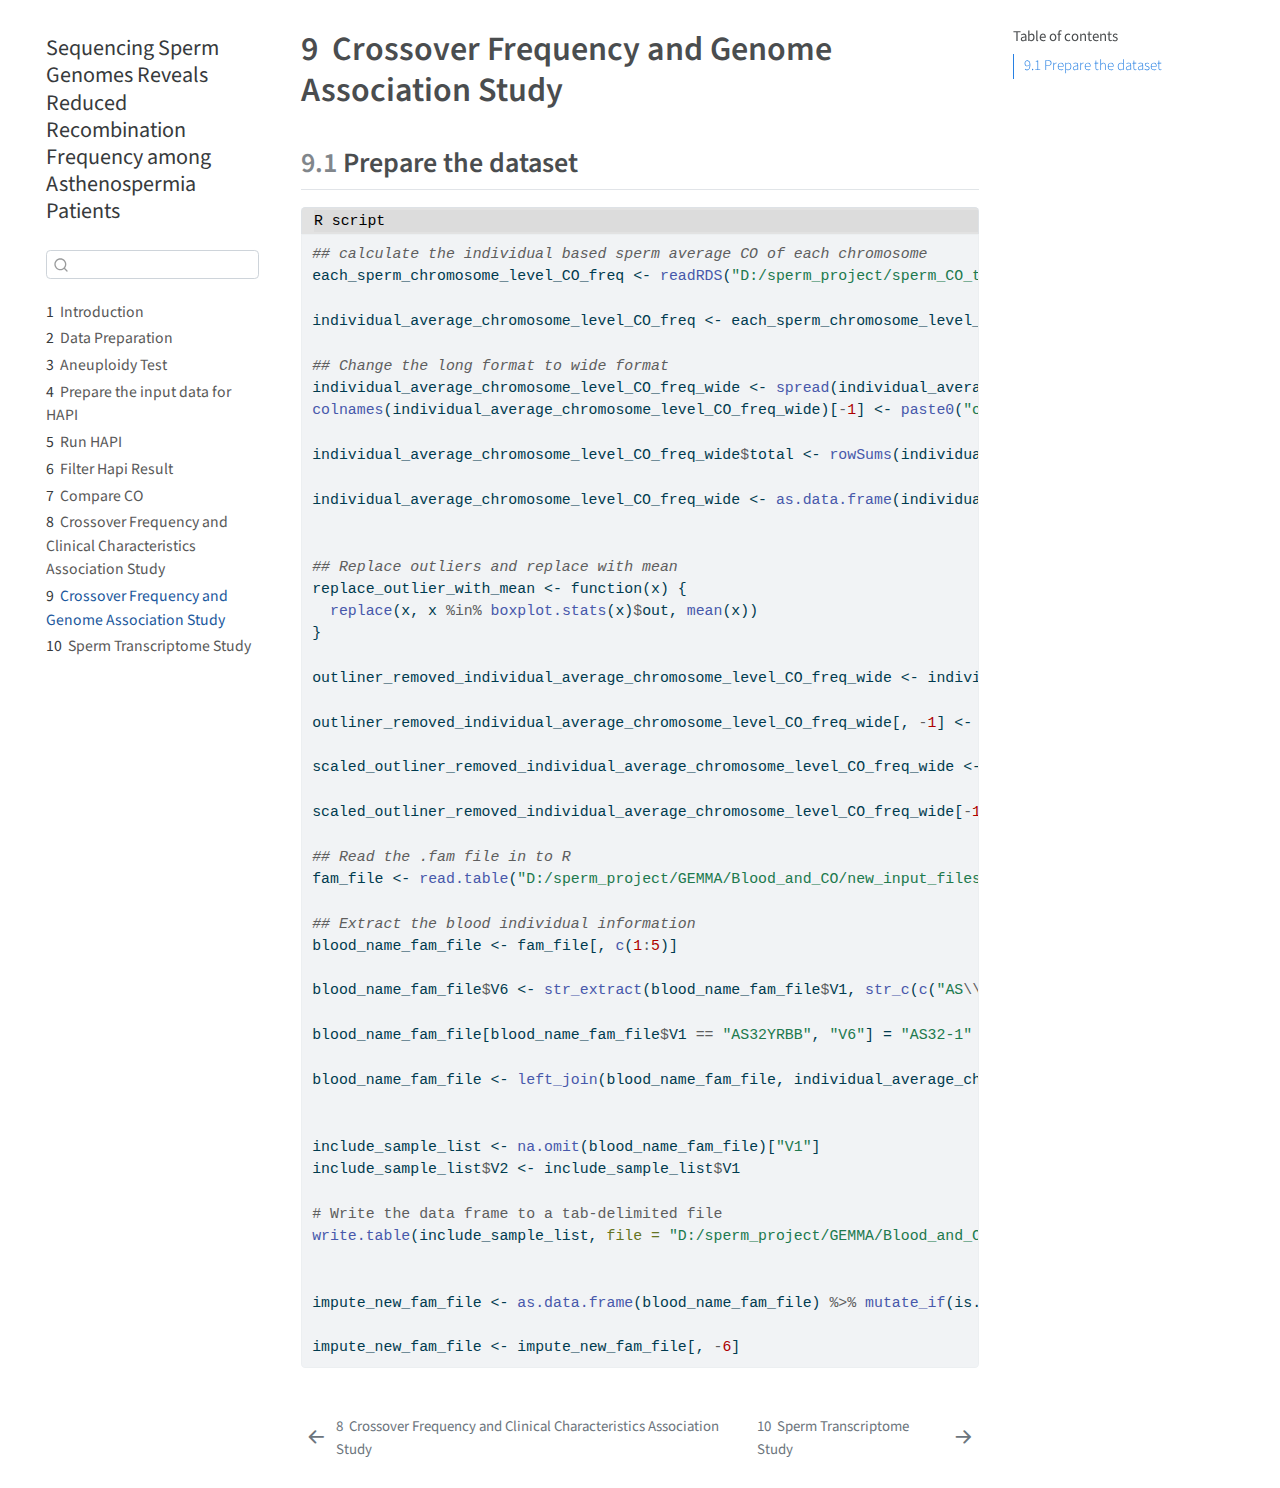
<file: _book/section_8_CO_whole_genome_association_study.html>
<!DOCTYPE html>
<html xmlns="http://www.w3.org/1999/xhtml" lang="en" xml:lang="en"><head>

<meta charset="utf-8">
<meta name="generator" content="quarto-1.3.450">

<meta name="viewport" content="width=device-width, initial-scale=1.0, user-scalable=yes">


<title>Sequencing Sperm Genomes Reveals Reduced Recombination Frequency among Asthenospermia Patients - 9&nbsp; Crossover Frequency and Genome Association Study</title>
<style>
code{white-space: pre-wrap;}
span.smallcaps{font-variant: small-caps;}
div.columns{display: flex; gap: min(4vw, 1.5em);}
div.column{flex: auto; overflow-x: auto;}
div.hanging-indent{margin-left: 1.5em; text-indent: -1.5em;}
ul.task-list{list-style: none;}
ul.task-list li input[type="checkbox"] {
  width: 0.8em;
  margin: 0 0.8em 0.2em -1em; /* quarto-specific, see https://github.com/quarto-dev/quarto-cli/issues/4556 */ 
  vertical-align: middle;
}
/* CSS for syntax highlighting */
pre > code.sourceCode { white-space: pre; position: relative; }
pre > code.sourceCode > span { display: inline-block; line-height: 1.25; }
pre > code.sourceCode > span:empty { height: 1.2em; }
.sourceCode { overflow: visible; }
code.sourceCode > span { color: inherit; text-decoration: inherit; }
div.sourceCode { margin: 1em 0; }
pre.sourceCode { margin: 0; }
@media screen {
div.sourceCode { overflow: auto; }
}
@media print {
pre > code.sourceCode { white-space: pre-wrap; }
pre > code.sourceCode > span { text-indent: -5em; padding-left: 5em; }
}
pre.numberSource code
  { counter-reset: source-line 0; }
pre.numberSource code > span
  { position: relative; left: -4em; counter-increment: source-line; }
pre.numberSource code > span > a:first-child::before
  { content: counter(source-line);
    position: relative; left: -1em; text-align: right; vertical-align: baseline;
    border: none; display: inline-block;
    -webkit-touch-callout: none; -webkit-user-select: none;
    -khtml-user-select: none; -moz-user-select: none;
    -ms-user-select: none; user-select: none;
    padding: 0 4px; width: 4em;
  }
pre.numberSource { margin-left: 3em;  padding-left: 4px; }
div.sourceCode
  {   }
@media screen {
pre > code.sourceCode > span > a:first-child::before { text-decoration: underline; }
}
</style>


<script src="site_libs/quarto-nav/quarto-nav.js"></script>
<script src="site_libs/quarto-nav/headroom.min.js"></script>
<script src="site_libs/clipboard/clipboard.min.js"></script>
<script src="site_libs/quarto-search/autocomplete.umd.js"></script>
<script src="site_libs/quarto-search/fuse.min.js"></script>
<script src="site_libs/quarto-search/quarto-search.js"></script>
<meta name="quarto:offset" content="./">
<link href="./section_9_transcriptome.html" rel="next">
<link href="./section_7_CO_and_clinical_outcome_association_study.html" rel="prev">
<script src="site_libs/quarto-html/quarto.js"></script>
<script src="site_libs/quarto-html/popper.min.js"></script>
<script src="site_libs/quarto-html/tippy.umd.min.js"></script>
<script src="site_libs/quarto-html/anchor.min.js"></script>
<link href="site_libs/quarto-html/tippy.css" rel="stylesheet">
<link href="site_libs/quarto-html/quarto-syntax-highlighting.css" rel="stylesheet" id="quarto-text-highlighting-styles">
<script src="site_libs/bootstrap/bootstrap.min.js"></script>
<link href="site_libs/bootstrap/bootstrap-icons.css" rel="stylesheet">
<link href="site_libs/bootstrap/bootstrap.min.css" rel="stylesheet" id="quarto-bootstrap" data-mode="light">
<script id="quarto-search-options" type="application/json">{
  "location": "sidebar",
  "copy-button": false,
  "collapse-after": 3,
  "panel-placement": "start",
  "type": "textbox",
  "limit": 20,
  "language": {
    "search-no-results-text": "No results",
    "search-matching-documents-text": "matching documents",
    "search-copy-link-title": "Copy link to search",
    "search-hide-matches-text": "Hide additional matches",
    "search-more-match-text": "more match in this document",
    "search-more-matches-text": "more matches in this document",
    "search-clear-button-title": "Clear",
    "search-detached-cancel-button-title": "Cancel",
    "search-submit-button-title": "Submit",
    "search-label": "Search"
  }
}</script>


</head>

<body class="nav-sidebar floating">

<div id="quarto-search-results"></div>
  <header id="quarto-header" class="headroom fixed-top">
  <nav class="quarto-secondary-nav">
    <div class="container-fluid d-flex">
      <button type="button" class="quarto-btn-toggle btn" data-bs-toggle="collapse" data-bs-target="#quarto-sidebar,#quarto-sidebar-glass" aria-controls="quarto-sidebar" aria-expanded="false" aria-label="Toggle sidebar navigation" onclick="if (window.quartoToggleHeadroom) { window.quartoToggleHeadroom(); }">
        <i class="bi bi-layout-text-sidebar-reverse"></i>
      </button>
      <nav class="quarto-page-breadcrumbs" aria-label="breadcrumb"><ol class="breadcrumb"><li class="breadcrumb-item"><a href="./section_8_CO_whole_genome_association_study.html"><span class="chapter-number">9</span>&nbsp; <span class="chapter-title">Crossover Frequency and Genome Association Study</span></a></li></ol></nav>
      <a class="flex-grow-1" role="button" data-bs-toggle="collapse" data-bs-target="#quarto-sidebar,#quarto-sidebar-glass" aria-controls="quarto-sidebar" aria-expanded="false" aria-label="Toggle sidebar navigation" onclick="if (window.quartoToggleHeadroom) { window.quartoToggleHeadroom(); }">      
      </a>
      <button type="button" class="btn quarto-search-button" aria-label="" onclick="window.quartoOpenSearch();">
        <i class="bi bi-search"></i>
      </button>
    </div>
  </nav>
</header>
<!-- content -->
<div id="quarto-content" class="quarto-container page-columns page-rows-contents page-layout-article">
<!-- sidebar -->
  <nav id="quarto-sidebar" class="sidebar collapse collapse-horizontal sidebar-navigation floating overflow-auto">
    <div class="pt-lg-2 mt-2 text-left sidebar-header">
    <div class="sidebar-title mb-0 py-0">
      <a href="./">Sequencing Sperm Genomes Reveals Reduced Recombination Frequency among Asthenospermia Patients</a> 
    </div>
      </div>
        <div class="mt-2 flex-shrink-0 align-items-center">
        <div class="sidebar-search">
        <div id="quarto-search" class="" title="Search"></div>
        </div>
        </div>
    <div class="sidebar-menu-container"> 
    <ul class="list-unstyled mt-1">
        <li class="sidebar-item">
  <div class="sidebar-item-container"> 
  <a href="./index.html" class="sidebar-item-text sidebar-link">
 <span class="menu-text"><span class="chapter-number">1</span>&nbsp; <span class="chapter-title">Introduction</span></span></a>
  </div>
</li>
        <li class="sidebar-item">
  <div class="sidebar-item-container"> 
  <a href="./section_1_data_process.html" class="sidebar-item-text sidebar-link">
 <span class="menu-text"><span class="chapter-number">2</span>&nbsp; <span class="chapter-title">Data Preparation</span></span></a>
  </div>
</li>
        <li class="sidebar-item">
  <div class="sidebar-item-container"> 
  <a href="./section_2_aneuploidy_test.html" class="sidebar-item-text sidebar-link">
 <span class="menu-text"><span class="chapter-number">3</span>&nbsp; <span class="chapter-title">Aneuploidy Test</span></span></a>
  </div>
</li>
        <li class="sidebar-item">
  <div class="sidebar-item-container"> 
  <a href="./section_3_prepare_data_for_Hapi.html" class="sidebar-item-text sidebar-link">
 <span class="menu-text"><span class="chapter-number">4</span>&nbsp; <span class="chapter-title">Prepare the input data for HAPI</span></span></a>
  </div>
</li>
        <li class="sidebar-item">
  <div class="sidebar-item-container"> 
  <a href="./section_4_run_Hapi.html" class="sidebar-item-text sidebar-link">
 <span class="menu-text"><span class="chapter-number">5</span>&nbsp; <span class="chapter-title">Run HAPI</span></span></a>
  </div>
</li>
        <li class="sidebar-item">
  <div class="sidebar-item-container"> 
  <a href="./section_5_filter_HAPI_output.html" class="sidebar-item-text sidebar-link">
 <span class="menu-text"><span class="chapter-number">6</span>&nbsp; <span class="chapter-title">Filter Hapi Result</span></span></a>
  </div>
</li>
        <li class="sidebar-item">
  <div class="sidebar-item-container"> 
  <a href="./section_6_compare_CO.html" class="sidebar-item-text sidebar-link">
 <span class="menu-text"><span class="chapter-number">7</span>&nbsp; <span class="chapter-title">Compare CO</span></span></a>
  </div>
</li>
        <li class="sidebar-item">
  <div class="sidebar-item-container"> 
  <a href="./section_7_CO_and_clinical_outcome_association_study.html" class="sidebar-item-text sidebar-link">
 <span class="menu-text"><span class="chapter-number">8</span>&nbsp; <span class="chapter-title">Crossover Frequency and Clinical Characteristics Association Study</span></span></a>
  </div>
</li>
        <li class="sidebar-item">
  <div class="sidebar-item-container"> 
  <a href="./section_8_CO_whole_genome_association_study.html" class="sidebar-item-text sidebar-link active">
 <span class="menu-text"><span class="chapter-number">9</span>&nbsp; <span class="chapter-title">Crossover Frequency and Genome Association Study</span></span></a>
  </div>
</li>
        <li class="sidebar-item">
  <div class="sidebar-item-container"> 
  <a href="./section_9_transcriptome.html" class="sidebar-item-text sidebar-link">
 <span class="menu-text"><span class="chapter-number">10</span>&nbsp; <span class="chapter-title">Sperm Transcriptome Study</span></span></a>
  </div>
</li>
    </ul>
    </div>
</nav>
<div id="quarto-sidebar-glass" data-bs-toggle="collapse" data-bs-target="#quarto-sidebar,#quarto-sidebar-glass"></div>
<!-- margin-sidebar -->
    <div id="quarto-margin-sidebar" class="sidebar margin-sidebar">
        <nav id="TOC" role="doc-toc" class="toc-active">
    <h2 id="toc-title">Table of contents</h2>
   
  <ul>
  <li><a href="#prepare-the-dataset" id="toc-prepare-the-dataset" class="nav-link active" data-scroll-target="#prepare-the-dataset"><span class="header-section-number">9.1</span> Prepare the dataset</a></li>
  </ul>
</nav>
    </div>
<!-- main -->
<main class="content" id="quarto-document-content">

<header id="title-block-header" class="quarto-title-block default">
<div class="quarto-title">
<h1 class="title"><span class="chapter-number">9</span>&nbsp; <span class="chapter-title">Crossover Frequency and Genome Association Study</span></h1>
</div>



<div class="quarto-title-meta">

    
  
    
  </div>
  

</header>

<section id="prepare-the-dataset" class="level2" data-number="9.1">
<h2 data-number="9.1" class="anchored" data-anchor-id="prepare-the-dataset"><span class="header-section-number">9.1</span> Prepare the dataset</h2>
<div class="cell">
<div class="code-with-filename">
<div class="code-with-filename-file">
<pre><strong>R script</strong></pre>
</div>
<div class="sourceCode cell-code" id="cb1"><pre class="sourceCode r code-with-copy"><code class="sourceCode r"><span id="cb1-1"><a href="#cb1-1" aria-hidden="true" tabindex="-1"></a><span class="do">## calculate the individual based sperm average CO of each chromosome</span></span>
<span id="cb1-2"><a href="#cb1-2" aria-hidden="true" tabindex="-1"></a>each_sperm_chromosome_level_CO_freq <span class="ot">&lt;-</span> <span class="fu">readRDS</span>(<span class="st">"D:/sperm_project/sperm_CO_table/QUAL_RGQ_aneu_NA_removed_CO_and_clinical_assoc/each_sperm_each_chr_CO_table.rds"</span>)</span>
<span id="cb1-3"><a href="#cb1-3" aria-hidden="true" tabindex="-1"></a></span>
<span id="cb1-4"><a href="#cb1-4" aria-hidden="true" tabindex="-1"></a>individual_average_chromosome_level_CO_freq <span class="ot">&lt;-</span> each_sperm_chromosome_level_CO_freq <span class="sc">%&gt;%</span> <span class="fu">group_by</span>(Individual, chr) <span class="sc">%&gt;%</span> <span class="fu">summarise</span>(<span class="at">ave_CO =</span> <span class="fu">mean</span>(chromosome_CO_count), <span class="at">.groups =</span> <span class="st">'drop'</span>)</span>
<span id="cb1-5"><a href="#cb1-5" aria-hidden="true" tabindex="-1"></a></span>
<span id="cb1-6"><a href="#cb1-6" aria-hidden="true" tabindex="-1"></a><span class="do">## Change the long format to wide format</span></span>
<span id="cb1-7"><a href="#cb1-7" aria-hidden="true" tabindex="-1"></a>individual_average_chromosome_level_CO_freq_wide <span class="ot">&lt;-</span> <span class="fu">spread</span>(individual_average_chromosome_level_CO_freq, chr, ave_CO)</span>
<span id="cb1-8"><a href="#cb1-8" aria-hidden="true" tabindex="-1"></a><span class="fu">colnames</span>(individual_average_chromosome_level_CO_freq_wide)[<span class="sc">-</span><span class="dv">1</span>] <span class="ot">&lt;-</span> <span class="fu">paste0</span>(<span class="st">"chr"</span>, <span class="fu">colnames</span>(individual_average_chromosome_level_CO_freq_wide)[<span class="sc">-</span><span class="dv">1</span>])</span>
<span id="cb1-9"><a href="#cb1-9" aria-hidden="true" tabindex="-1"></a></span>
<span id="cb1-10"><a href="#cb1-10" aria-hidden="true" tabindex="-1"></a>individual_average_chromosome_level_CO_freq_wide<span class="sc">$</span>total <span class="ot">&lt;-</span> <span class="fu">rowSums</span>(individual_average_chromosome_level_CO_freq_wide[, <span class="sc">-</span><span class="dv">1</span>], <span class="at">na.rm=</span><span class="cn">FALSE</span>)</span>
<span id="cb1-11"><a href="#cb1-11" aria-hidden="true" tabindex="-1"></a></span>
<span id="cb1-12"><a href="#cb1-12" aria-hidden="true" tabindex="-1"></a>individual_average_chromosome_level_CO_freq_wide <span class="ot">&lt;-</span> <span class="fu">as.data.frame</span>(individual_average_chromosome_level_CO_freq_wide)</span>
<span id="cb1-13"><a href="#cb1-13" aria-hidden="true" tabindex="-1"></a></span>
<span id="cb1-14"><a href="#cb1-14" aria-hidden="true" tabindex="-1"></a></span>
<span id="cb1-15"><a href="#cb1-15" aria-hidden="true" tabindex="-1"></a><span class="do">## Replace outliers and replace with mean</span></span>
<span id="cb1-16"><a href="#cb1-16" aria-hidden="true" tabindex="-1"></a>replace_outlier_with_mean <span class="ot">&lt;-</span> <span class="cf">function</span>(x) {</span>
<span id="cb1-17"><a href="#cb1-17" aria-hidden="true" tabindex="-1"></a>  <span class="fu">replace</span>(x, x <span class="sc">%in%</span> <span class="fu">boxplot.stats</span>(x)<span class="sc">$</span>out, <span class="fu">mean</span>(x))  </span>
<span id="cb1-18"><a href="#cb1-18" aria-hidden="true" tabindex="-1"></a>}</span>
<span id="cb1-19"><a href="#cb1-19" aria-hidden="true" tabindex="-1"></a></span>
<span id="cb1-20"><a href="#cb1-20" aria-hidden="true" tabindex="-1"></a>outliner_removed_individual_average_chromosome_level_CO_freq_wide <span class="ot">&lt;-</span> individual_average_chromosome_level_CO_freq_wide</span>
<span id="cb1-21"><a href="#cb1-21" aria-hidden="true" tabindex="-1"></a></span>
<span id="cb1-22"><a href="#cb1-22" aria-hidden="true" tabindex="-1"></a>outliner_removed_individual_average_chromosome_level_CO_freq_wide[, <span class="sc">-</span><span class="dv">1</span>] <span class="ot">&lt;-</span> <span class="fu">lapply</span>(outliner_removed_individual_average_chromosome_level_CO_freq_wide[, <span class="sc">-</span><span class="dv">1</span>], replace_outlier_with_mean)</span>
<span id="cb1-23"><a href="#cb1-23" aria-hidden="true" tabindex="-1"></a></span>
<span id="cb1-24"><a href="#cb1-24" aria-hidden="true" tabindex="-1"></a>scaled_outliner_removed_individual_average_chromosome_level_CO_freq_wide <span class="ot">&lt;-</span> outliner_removed_individual_average_chromosome_level_CO_freq_wide</span>
<span id="cb1-25"><a href="#cb1-25" aria-hidden="true" tabindex="-1"></a></span>
<span id="cb1-26"><a href="#cb1-26" aria-hidden="true" tabindex="-1"></a>scaled_outliner_removed_individual_average_chromosome_level_CO_freq_wide[<span class="sc">-</span><span class="dv">1</span>] <span class="ot">&lt;-</span> <span class="fu">scale</span>(scaled_outliner_removed_individual_average_chromosome_level_CO_freq_wide[<span class="sc">-</span><span class="dv">1</span>])</span>
<span id="cb1-27"><a href="#cb1-27" aria-hidden="true" tabindex="-1"></a></span>
<span id="cb1-28"><a href="#cb1-28" aria-hidden="true" tabindex="-1"></a><span class="do">## Read the .fam file in to R</span></span>
<span id="cb1-29"><a href="#cb1-29" aria-hidden="true" tabindex="-1"></a>fam_file <span class="ot">&lt;-</span> <span class="fu">read.table</span>(<span class="st">"D:/sperm_project/GEMMA/Blood_and_CO/new_input_files_19_09_2023/blood.fam"</span>)</span>
<span id="cb1-30"><a href="#cb1-30" aria-hidden="true" tabindex="-1"></a></span>
<span id="cb1-31"><a href="#cb1-31" aria-hidden="true" tabindex="-1"></a><span class="do">## Extract the blood individual information</span></span>
<span id="cb1-32"><a href="#cb1-32" aria-hidden="true" tabindex="-1"></a>blood_name_fam_file <span class="ot">&lt;-</span> fam_file[, <span class="fu">c</span>(<span class="dv">1</span><span class="sc">:</span><span class="dv">5</span>)]</span>
<span id="cb1-33"><a href="#cb1-33" aria-hidden="true" tabindex="-1"></a></span>
<span id="cb1-34"><a href="#cb1-34" aria-hidden="true" tabindex="-1"></a>blood_name_fam_file<span class="sc">$</span>V6 <span class="ot">&lt;-</span> <span class="fu">str_extract</span>(blood_name_fam_file<span class="sc">$</span>V1, <span class="fu">str_c</span>(<span class="fu">c</span>(<span class="st">"AS</span><span class="sc">\\</span><span class="st">d+"</span>, <span class="st">"NF</span><span class="sc">\\</span><span class="st">d+-</span><span class="sc">\\</span><span class="st">d"</span>), <span class="at">collapse =</span> <span class="st">"|"</span>))</span>
<span id="cb1-35"><a href="#cb1-35" aria-hidden="true" tabindex="-1"></a></span>
<span id="cb1-36"><a href="#cb1-36" aria-hidden="true" tabindex="-1"></a>blood_name_fam_file[blood_name_fam_file<span class="sc">$</span>V1 <span class="sc">==</span> <span class="st">"AS32YRBB"</span>, <span class="st">"V6"</span>] <span class="ot">=</span> <span class="st">"AS32-1"</span> </span>
<span id="cb1-37"><a href="#cb1-37" aria-hidden="true" tabindex="-1"></a></span>
<span id="cb1-38"><a href="#cb1-38" aria-hidden="true" tabindex="-1"></a>blood_name_fam_file <span class="ot">&lt;-</span> <span class="fu">left_join</span>(blood_name_fam_file, individual_average_chromosome_level_CO_freq_wide, <span class="at">by =</span> <span class="fu">c</span>(<span class="st">"V6"</span> <span class="ot">=</span> <span class="st">"Individual"</span>))</span>
<span id="cb1-39"><a href="#cb1-39" aria-hidden="true" tabindex="-1"></a></span>
<span id="cb1-40"><a href="#cb1-40" aria-hidden="true" tabindex="-1"></a></span>
<span id="cb1-41"><a href="#cb1-41" aria-hidden="true" tabindex="-1"></a>include_sample_list <span class="ot">&lt;-</span> <span class="fu">na.omit</span>(blood_name_fam_file)[<span class="st">"V1"</span>]</span>
<span id="cb1-42"><a href="#cb1-42" aria-hidden="true" tabindex="-1"></a>include_sample_list<span class="sc">$</span>V2 <span class="ot">&lt;-</span> include_sample_list<span class="sc">$</span>V1</span>
<span id="cb1-43"><a href="#cb1-43" aria-hidden="true" tabindex="-1"></a></span>
<span id="cb1-44"><a href="#cb1-44" aria-hidden="true" tabindex="-1"></a><span class="co"># Write the data frame to a tab-delimited file</span></span>
<span id="cb1-45"><a href="#cb1-45" aria-hidden="true" tabindex="-1"></a><span class="fu">write.table</span>(include_sample_list, <span class="at">file =</span> <span class="st">"D:/sperm_project/GEMMA/Blood_and_CO/include_sample.txt"</span>, <span class="at">sep =</span> <span class="st">"</span><span class="sc">\t</span><span class="st">"</span>, <span class="at">row.names =</span> <span class="cn">FALSE</span>, <span class="at">col.names =</span> <span class="cn">FALSE</span>, <span class="at">quote =</span> <span class="cn">FALSE</span>)</span>
<span id="cb1-46"><a href="#cb1-46" aria-hidden="true" tabindex="-1"></a></span>
<span id="cb1-47"><a href="#cb1-47" aria-hidden="true" tabindex="-1"></a></span>
<span id="cb1-48"><a href="#cb1-48" aria-hidden="true" tabindex="-1"></a>impute_new_fam_file <span class="ot">&lt;-</span> <span class="fu">as.data.frame</span>(blood_name_fam_file) <span class="sc">%&gt;%</span> <span class="fu">mutate_if</span>(is.numeric, <span class="sc">~</span><span class="fu">replace_na</span>(.,<span class="fu">mean</span>(., <span class="at">na.rm =</span> <span class="cn">TRUE</span>)))</span>
<span id="cb1-49"><a href="#cb1-49" aria-hidden="true" tabindex="-1"></a></span>
<span id="cb1-50"><a href="#cb1-50" aria-hidden="true" tabindex="-1"></a>impute_new_fam_file <span class="ot">&lt;-</span> impute_new_fam_file[, <span class="sc">-</span><span class="dv">6</span>]</span></code><button title="Copy to Clipboard" class="code-copy-button"><i class="bi"></i></button></pre></div>
</div>
</div>


</section>

</main> <!-- /main -->
<script id="quarto-html-after-body" type="application/javascript">
window.document.addEventListener("DOMContentLoaded", function (event) {
  const toggleBodyColorMode = (bsSheetEl) => {
    const mode = bsSheetEl.getAttribute("data-mode");
    const bodyEl = window.document.querySelector("body");
    if (mode === "dark") {
      bodyEl.classList.add("quarto-dark");
      bodyEl.classList.remove("quarto-light");
    } else {
      bodyEl.classList.add("quarto-light");
      bodyEl.classList.remove("quarto-dark");
    }
  }
  const toggleBodyColorPrimary = () => {
    const bsSheetEl = window.document.querySelector("link#quarto-bootstrap");
    if (bsSheetEl) {
      toggleBodyColorMode(bsSheetEl);
    }
  }
  toggleBodyColorPrimary();  
  const icon = "";
  const anchorJS = new window.AnchorJS();
  anchorJS.options = {
    placement: 'right',
    icon: icon
  };
  anchorJS.add('.anchored');
  const isCodeAnnotation = (el) => {
    for (const clz of el.classList) {
      if (clz.startsWith('code-annotation-')) {                     
        return true;
      }
    }
    return false;
  }
  const clipboard = new window.ClipboardJS('.code-copy-button', {
    text: function(trigger) {
      const codeEl = trigger.previousElementSibling.cloneNode(true);
      for (const childEl of codeEl.children) {
        if (isCodeAnnotation(childEl)) {
          childEl.remove();
        }
      }
      return codeEl.innerText;
    }
  });
  clipboard.on('success', function(e) {
    // button target
    const button = e.trigger;
    // don't keep focus
    button.blur();
    // flash "checked"
    button.classList.add('code-copy-button-checked');
    var currentTitle = button.getAttribute("title");
    button.setAttribute("title", "Copied!");
    let tooltip;
    if (window.bootstrap) {
      button.setAttribute("data-bs-toggle", "tooltip");
      button.setAttribute("data-bs-placement", "left");
      button.setAttribute("data-bs-title", "Copied!");
      tooltip = new bootstrap.Tooltip(button, 
        { trigger: "manual", 
          customClass: "code-copy-button-tooltip",
          offset: [0, -8]});
      tooltip.show();    
    }
    setTimeout(function() {
      if (tooltip) {
        tooltip.hide();
        button.removeAttribute("data-bs-title");
        button.removeAttribute("data-bs-toggle");
        button.removeAttribute("data-bs-placement");
      }
      button.setAttribute("title", currentTitle);
      button.classList.remove('code-copy-button-checked');
    }, 1000);
    // clear code selection
    e.clearSelection();
  });
  function tippyHover(el, contentFn) {
    const config = {
      allowHTML: true,
      content: contentFn,
      maxWidth: 500,
      delay: 100,
      arrow: false,
      appendTo: function(el) {
          return el.parentElement;
      },
      interactive: true,
      interactiveBorder: 10,
      theme: 'quarto',
      placement: 'bottom-start'
    };
    window.tippy(el, config); 
  }
  const noterefs = window.document.querySelectorAll('a[role="doc-noteref"]');
  for (var i=0; i<noterefs.length; i++) {
    const ref = noterefs[i];
    tippyHover(ref, function() {
      // use id or data attribute instead here
      let href = ref.getAttribute('data-footnote-href') || ref.getAttribute('href');
      try { href = new URL(href).hash; } catch {}
      const id = href.replace(/^#\/?/, "");
      const note = window.document.getElementById(id);
      return note.innerHTML;
    });
  }
      let selectedAnnoteEl;
      const selectorForAnnotation = ( cell, annotation) => {
        let cellAttr = 'data-code-cell="' + cell + '"';
        let lineAttr = 'data-code-annotation="' +  annotation + '"';
        const selector = 'span[' + cellAttr + '][' + lineAttr + ']';
        return selector;
      }
      const selectCodeLines = (annoteEl) => {
        const doc = window.document;
        const targetCell = annoteEl.getAttribute("data-target-cell");
        const targetAnnotation = annoteEl.getAttribute("data-target-annotation");
        const annoteSpan = window.document.querySelector(selectorForAnnotation(targetCell, targetAnnotation));
        const lines = annoteSpan.getAttribute("data-code-lines").split(",");
        const lineIds = lines.map((line) => {
          return targetCell + "-" + line;
        })
        let top = null;
        let height = null;
        let parent = null;
        if (lineIds.length > 0) {
            //compute the position of the single el (top and bottom and make a div)
            const el = window.document.getElementById(lineIds[0]);
            top = el.offsetTop;
            height = el.offsetHeight;
            parent = el.parentElement.parentElement;
          if (lineIds.length > 1) {
            const lastEl = window.document.getElementById(lineIds[lineIds.length - 1]);
            const bottom = lastEl.offsetTop + lastEl.offsetHeight;
            height = bottom - top;
          }
          if (top !== null && height !== null && parent !== null) {
            // cook up a div (if necessary) and position it 
            let div = window.document.getElementById("code-annotation-line-highlight");
            if (div === null) {
              div = window.document.createElement("div");
              div.setAttribute("id", "code-annotation-line-highlight");
              div.style.position = 'absolute';
              parent.appendChild(div);
            }
            div.style.top = top - 2 + "px";
            div.style.height = height + 4 + "px";
            let gutterDiv = window.document.getElementById("code-annotation-line-highlight-gutter");
            if (gutterDiv === null) {
              gutterDiv = window.document.createElement("div");
              gutterDiv.setAttribute("id", "code-annotation-line-highlight-gutter");
              gutterDiv.style.position = 'absolute';
              const codeCell = window.document.getElementById(targetCell);
              const gutter = codeCell.querySelector('.code-annotation-gutter');
              gutter.appendChild(gutterDiv);
            }
            gutterDiv.style.top = top - 2 + "px";
            gutterDiv.style.height = height + 4 + "px";
          }
          selectedAnnoteEl = annoteEl;
        }
      };
      const unselectCodeLines = () => {
        const elementsIds = ["code-annotation-line-highlight", "code-annotation-line-highlight-gutter"];
        elementsIds.forEach((elId) => {
          const div = window.document.getElementById(elId);
          if (div) {
            div.remove();
          }
        });
        selectedAnnoteEl = undefined;
      };
      // Attach click handler to the DT
      const annoteDls = window.document.querySelectorAll('dt[data-target-cell]');
      for (const annoteDlNode of annoteDls) {
        annoteDlNode.addEventListener('click', (event) => {
          const clickedEl = event.target;
          if (clickedEl !== selectedAnnoteEl) {
            unselectCodeLines();
            const activeEl = window.document.querySelector('dt[data-target-cell].code-annotation-active');
            if (activeEl) {
              activeEl.classList.remove('code-annotation-active');
            }
            selectCodeLines(clickedEl);
            clickedEl.classList.add('code-annotation-active');
          } else {
            // Unselect the line
            unselectCodeLines();
            clickedEl.classList.remove('code-annotation-active');
          }
        });
      }
  const findCites = (el) => {
    const parentEl = el.parentElement;
    if (parentEl) {
      const cites = parentEl.dataset.cites;
      if (cites) {
        return {
          el,
          cites: cites.split(' ')
        };
      } else {
        return findCites(el.parentElement)
      }
    } else {
      return undefined;
    }
  };
  var bibliorefs = window.document.querySelectorAll('a[role="doc-biblioref"]');
  for (var i=0; i<bibliorefs.length; i++) {
    const ref = bibliorefs[i];
    const citeInfo = findCites(ref);
    if (citeInfo) {
      tippyHover(citeInfo.el, function() {
        var popup = window.document.createElement('div');
        citeInfo.cites.forEach(function(cite) {
          var citeDiv = window.document.createElement('div');
          citeDiv.classList.add('hanging-indent');
          citeDiv.classList.add('csl-entry');
          var biblioDiv = window.document.getElementById('ref-' + cite);
          if (biblioDiv) {
            citeDiv.innerHTML = biblioDiv.innerHTML;
          }
          popup.appendChild(citeDiv);
        });
        return popup.innerHTML;
      });
    }
  }
});
</script>
<nav class="page-navigation">
  <div class="nav-page nav-page-previous">
      <a href="./section_7_CO_and_clinical_outcome_association_study.html" class="pagination-link">
        <i class="bi bi-arrow-left-short"></i> <span class="nav-page-text"><span class="chapter-number">8</span>&nbsp; <span class="chapter-title">Crossover Frequency and Clinical Characteristics Association Study</span></span>
      </a>          
  </div>
  <div class="nav-page nav-page-next">
      <a href="./section_9_transcriptome.html" class="pagination-link">
        <span class="nav-page-text"><span class="chapter-number">10</span>&nbsp; <span class="chapter-title">Sperm Transcriptome Study</span></span> <i class="bi bi-arrow-right-short"></i>
      </a>
  </div>
</nav>
</div> <!-- /content -->



</body></html>
</file>
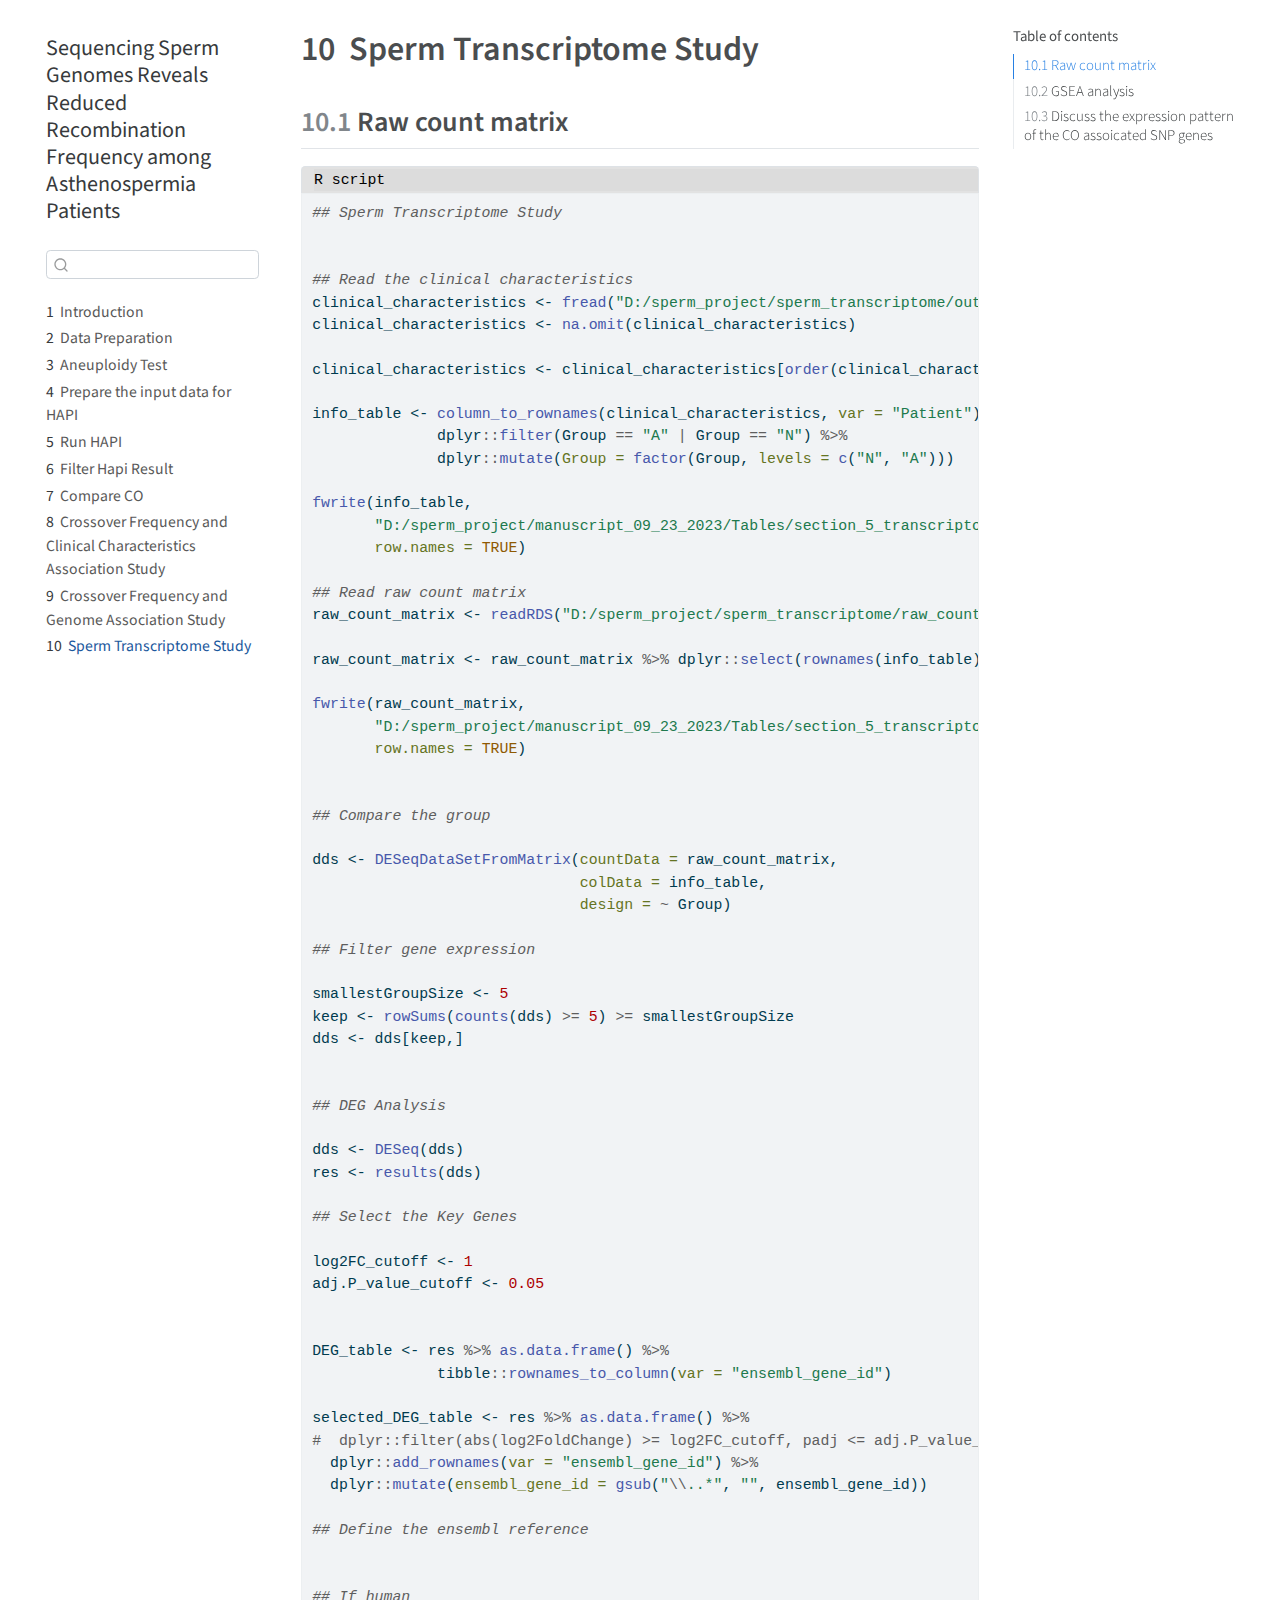
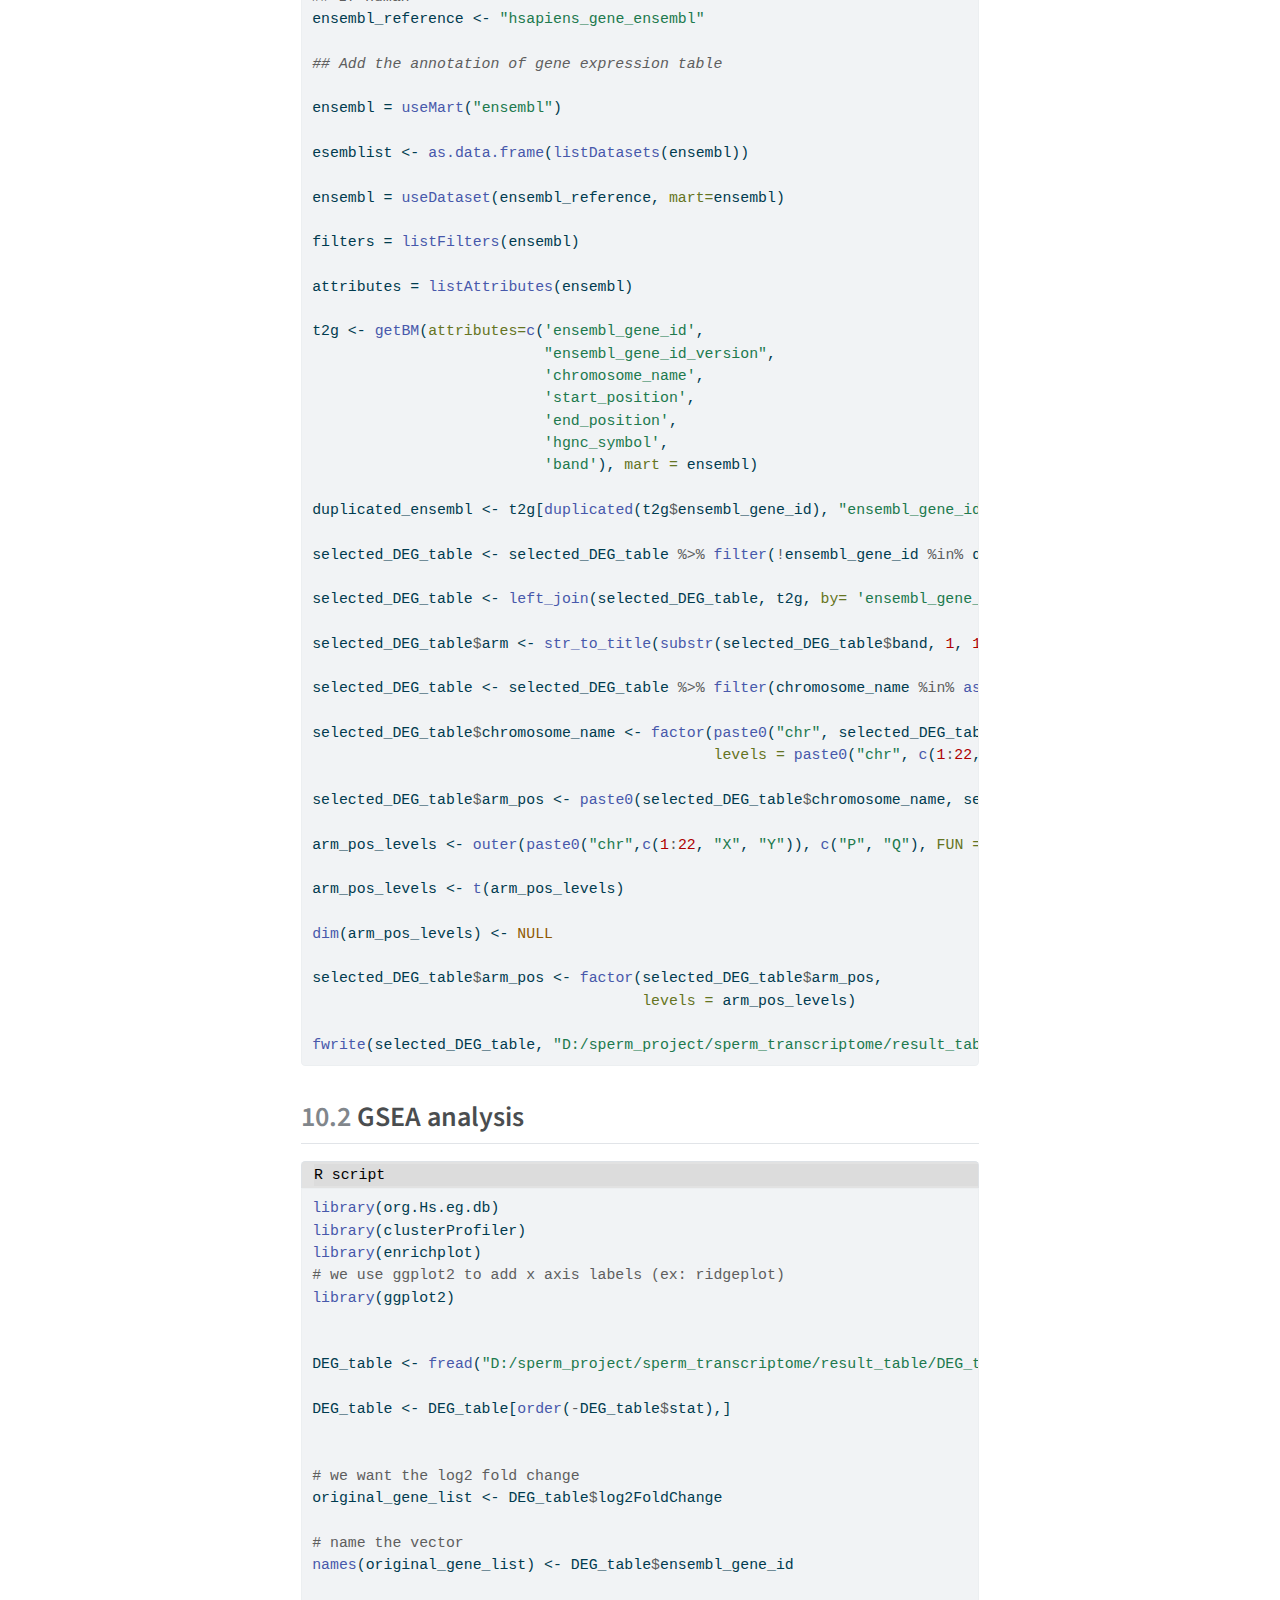
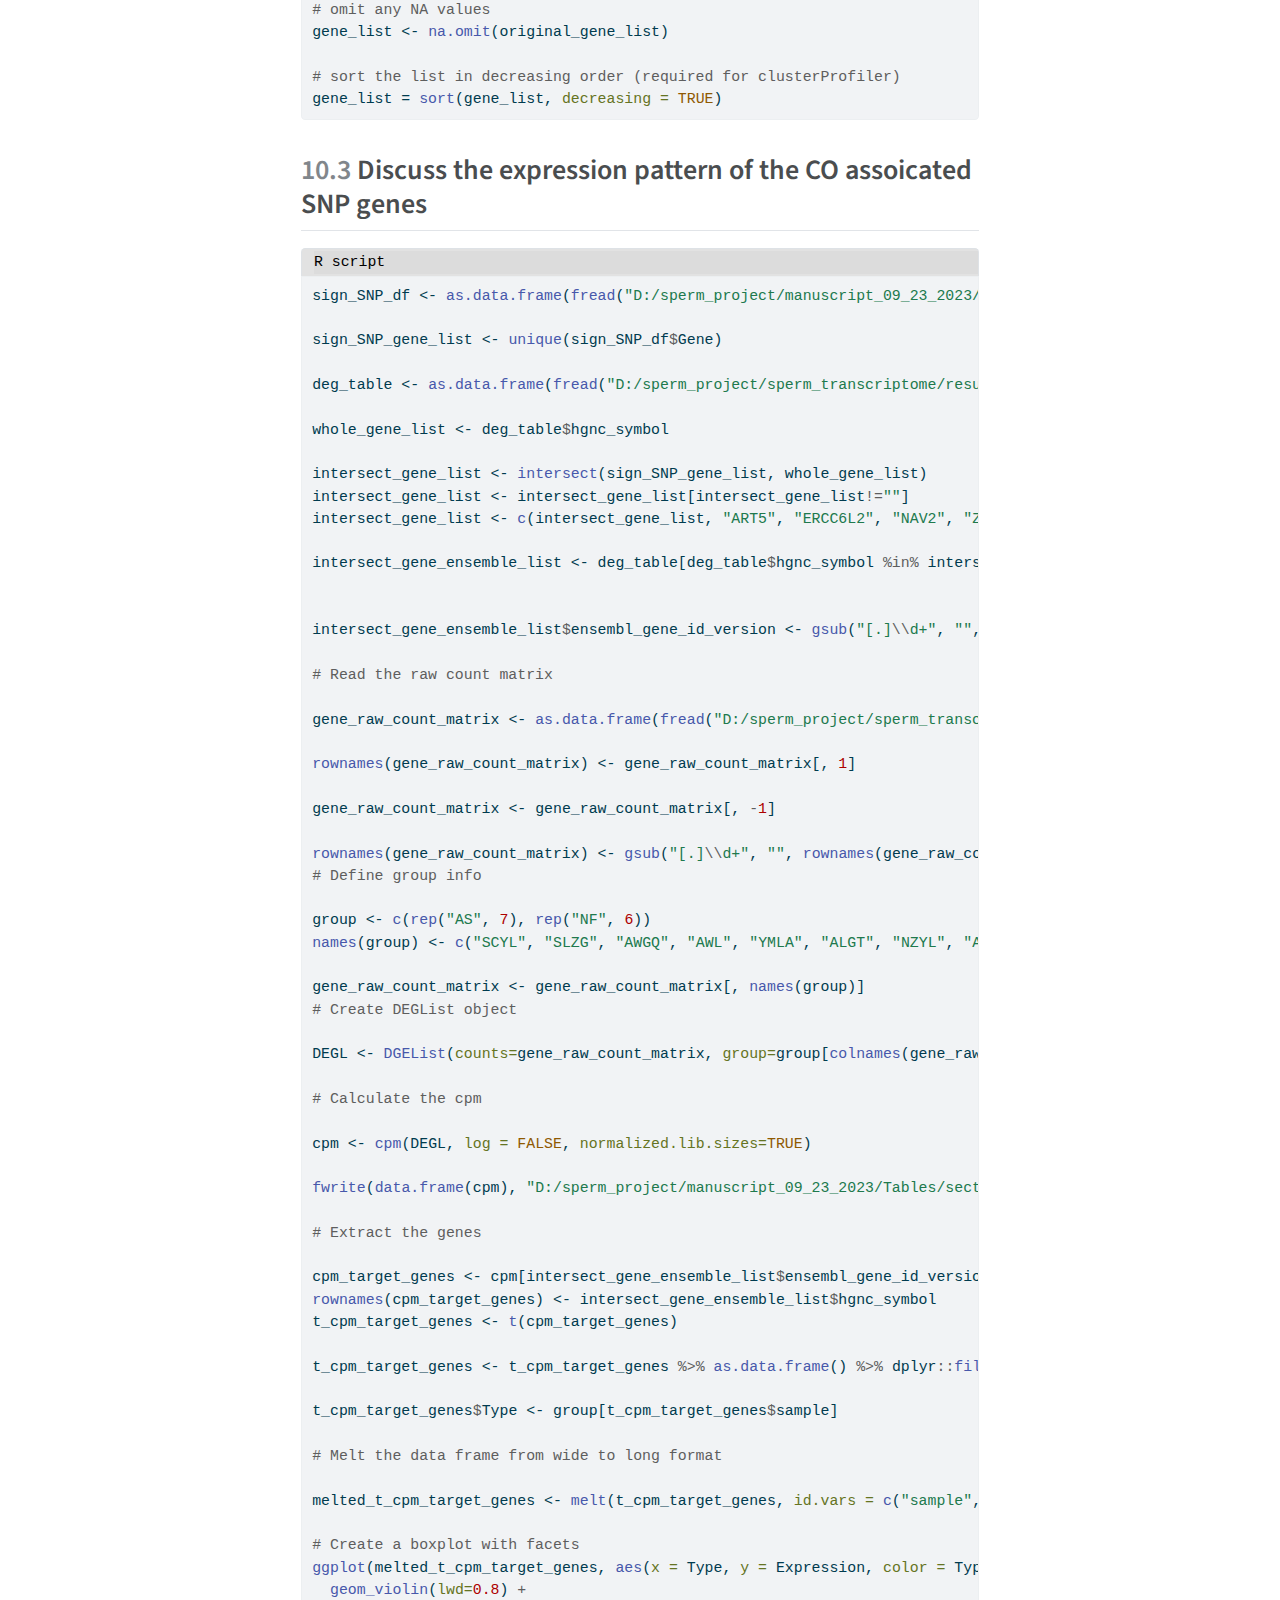
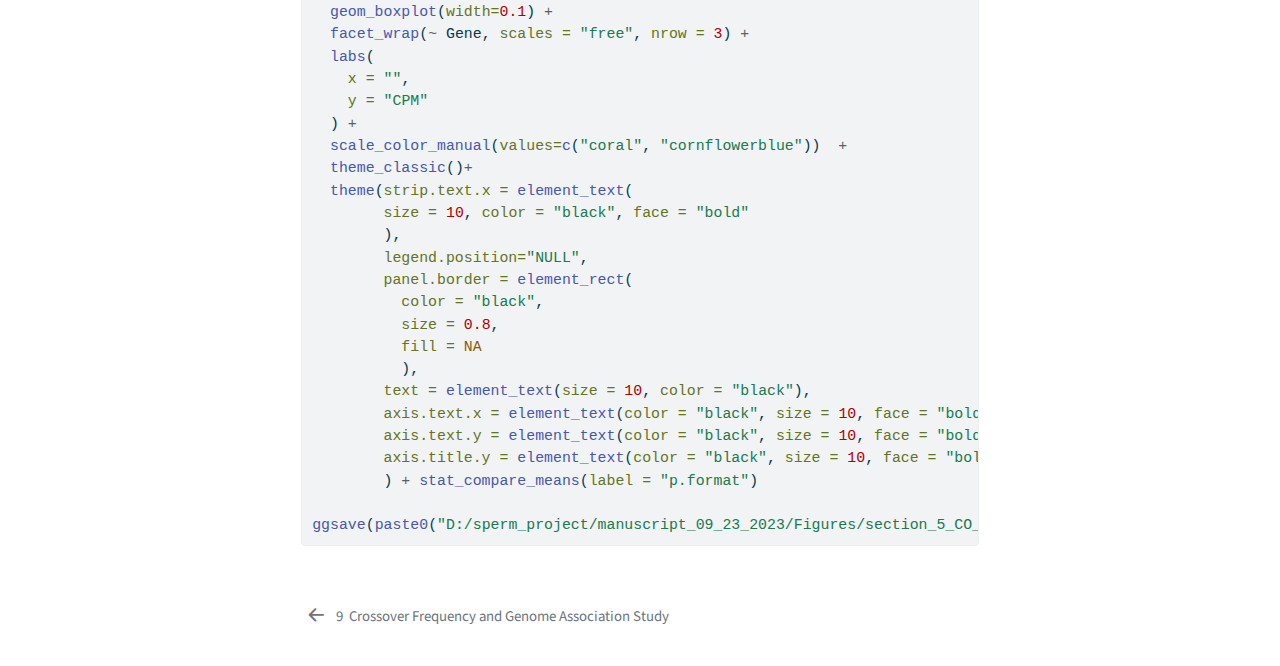
<file: _book/section_9_transcriptome.html>
<!DOCTYPE html>
<html xmlns="http://www.w3.org/1999/xhtml" lang="en" xml:lang="en"><head>

<meta charset="utf-8">
<meta name="generator" content="quarto-1.3.450">

<meta name="viewport" content="width=device-width, initial-scale=1.0, user-scalable=yes">


<title>Sequencing Sperm Genomes Reveals Reduced Recombination Frequency among Asthenospermia Patients - 10&nbsp; Sperm Transcriptome Study</title>
<style>
code{white-space: pre-wrap;}
span.smallcaps{font-variant: small-caps;}
div.columns{display: flex; gap: min(4vw, 1.5em);}
div.column{flex: auto; overflow-x: auto;}
div.hanging-indent{margin-left: 1.5em; text-indent: -1.5em;}
ul.task-list{list-style: none;}
ul.task-list li input[type="checkbox"] {
  width: 0.8em;
  margin: 0 0.8em 0.2em -1em; /* quarto-specific, see https://github.com/quarto-dev/quarto-cli/issues/4556 */ 
  vertical-align: middle;
}
/* CSS for syntax highlighting */
pre > code.sourceCode { white-space: pre; position: relative; }
pre > code.sourceCode > span { display: inline-block; line-height: 1.25; }
pre > code.sourceCode > span:empty { height: 1.2em; }
.sourceCode { overflow: visible; }
code.sourceCode > span { color: inherit; text-decoration: inherit; }
div.sourceCode { margin: 1em 0; }
pre.sourceCode { margin: 0; }
@media screen {
div.sourceCode { overflow: auto; }
}
@media print {
pre > code.sourceCode { white-space: pre-wrap; }
pre > code.sourceCode > span { text-indent: -5em; padding-left: 5em; }
}
pre.numberSource code
  { counter-reset: source-line 0; }
pre.numberSource code > span
  { position: relative; left: -4em; counter-increment: source-line; }
pre.numberSource code > span > a:first-child::before
  { content: counter(source-line);
    position: relative; left: -1em; text-align: right; vertical-align: baseline;
    border: none; display: inline-block;
    -webkit-touch-callout: none; -webkit-user-select: none;
    -khtml-user-select: none; -moz-user-select: none;
    -ms-user-select: none; user-select: none;
    padding: 0 4px; width: 4em;
  }
pre.numberSource { margin-left: 3em;  padding-left: 4px; }
div.sourceCode
  {   }
@media screen {
pre > code.sourceCode > span > a:first-child::before { text-decoration: underline; }
}
</style>


<script src="site_libs/quarto-nav/quarto-nav.js"></script>
<script src="site_libs/quarto-nav/headroom.min.js"></script>
<script src="site_libs/clipboard/clipboard.min.js"></script>
<script src="site_libs/quarto-search/autocomplete.umd.js"></script>
<script src="site_libs/quarto-search/fuse.min.js"></script>
<script src="site_libs/quarto-search/quarto-search.js"></script>
<meta name="quarto:offset" content="./">
<link href="./section_8_CO_whole_genome_association_study.html" rel="prev">
<script src="site_libs/quarto-html/quarto.js"></script>
<script src="site_libs/quarto-html/popper.min.js"></script>
<script src="site_libs/quarto-html/tippy.umd.min.js"></script>
<script src="site_libs/quarto-html/anchor.min.js"></script>
<link href="site_libs/quarto-html/tippy.css" rel="stylesheet">
<link href="site_libs/quarto-html/quarto-syntax-highlighting.css" rel="stylesheet" id="quarto-text-highlighting-styles">
<script src="site_libs/bootstrap/bootstrap.min.js"></script>
<link href="site_libs/bootstrap/bootstrap-icons.css" rel="stylesheet">
<link href="site_libs/bootstrap/bootstrap.min.css" rel="stylesheet" id="quarto-bootstrap" data-mode="light">
<script id="quarto-search-options" type="application/json">{
  "location": "sidebar",
  "copy-button": false,
  "collapse-after": 3,
  "panel-placement": "start",
  "type": "textbox",
  "limit": 20,
  "language": {
    "search-no-results-text": "No results",
    "search-matching-documents-text": "matching documents",
    "search-copy-link-title": "Copy link to search",
    "search-hide-matches-text": "Hide additional matches",
    "search-more-match-text": "more match in this document",
    "search-more-matches-text": "more matches in this document",
    "search-clear-button-title": "Clear",
    "search-detached-cancel-button-title": "Cancel",
    "search-submit-button-title": "Submit",
    "search-label": "Search"
  }
}</script>


</head>

<body class="nav-sidebar floating">

<div id="quarto-search-results"></div>
  <header id="quarto-header" class="headroom fixed-top">
  <nav class="quarto-secondary-nav">
    <div class="container-fluid d-flex">
      <button type="button" class="quarto-btn-toggle btn" data-bs-toggle="collapse" data-bs-target="#quarto-sidebar,#quarto-sidebar-glass" aria-controls="quarto-sidebar" aria-expanded="false" aria-label="Toggle sidebar navigation" onclick="if (window.quartoToggleHeadroom) { window.quartoToggleHeadroom(); }">
        <i class="bi bi-layout-text-sidebar-reverse"></i>
      </button>
      <nav class="quarto-page-breadcrumbs" aria-label="breadcrumb"><ol class="breadcrumb"><li class="breadcrumb-item"><a href="./section_9_transcriptome.html"><span class="chapter-number">10</span>&nbsp; <span class="chapter-title">Sperm Transcriptome Study</span></a></li></ol></nav>
      <a class="flex-grow-1" role="button" data-bs-toggle="collapse" data-bs-target="#quarto-sidebar,#quarto-sidebar-glass" aria-controls="quarto-sidebar" aria-expanded="false" aria-label="Toggle sidebar navigation" onclick="if (window.quartoToggleHeadroom) { window.quartoToggleHeadroom(); }">      
      </a>
      <button type="button" class="btn quarto-search-button" aria-label="" onclick="window.quartoOpenSearch();">
        <i class="bi bi-search"></i>
      </button>
    </div>
  </nav>
</header>
<!-- content -->
<div id="quarto-content" class="quarto-container page-columns page-rows-contents page-layout-article">
<!-- sidebar -->
  <nav id="quarto-sidebar" class="sidebar collapse collapse-horizontal sidebar-navigation floating overflow-auto">
    <div class="pt-lg-2 mt-2 text-left sidebar-header">
    <div class="sidebar-title mb-0 py-0">
      <a href="./">Sequencing Sperm Genomes Reveals Reduced Recombination Frequency among Asthenospermia Patients</a> 
    </div>
      </div>
        <div class="mt-2 flex-shrink-0 align-items-center">
        <div class="sidebar-search">
        <div id="quarto-search" class="" title="Search"></div>
        </div>
        </div>
    <div class="sidebar-menu-container"> 
    <ul class="list-unstyled mt-1">
        <li class="sidebar-item">
  <div class="sidebar-item-container"> 
  <a href="./index.html" class="sidebar-item-text sidebar-link">
 <span class="menu-text"><span class="chapter-number">1</span>&nbsp; <span class="chapter-title">Introduction</span></span></a>
  </div>
</li>
        <li class="sidebar-item">
  <div class="sidebar-item-container"> 
  <a href="./section_1_data_process.html" class="sidebar-item-text sidebar-link">
 <span class="menu-text"><span class="chapter-number">2</span>&nbsp; <span class="chapter-title">Data Preparation</span></span></a>
  </div>
</li>
        <li class="sidebar-item">
  <div class="sidebar-item-container"> 
  <a href="./section_2_aneuploidy_test.html" class="sidebar-item-text sidebar-link">
 <span class="menu-text"><span class="chapter-number">3</span>&nbsp; <span class="chapter-title">Aneuploidy Test</span></span></a>
  </div>
</li>
        <li class="sidebar-item">
  <div class="sidebar-item-container"> 
  <a href="./section_3_prepare_data_for_Hapi.html" class="sidebar-item-text sidebar-link">
 <span class="menu-text"><span class="chapter-number">4</span>&nbsp; <span class="chapter-title">Prepare the input data for HAPI</span></span></a>
  </div>
</li>
        <li class="sidebar-item">
  <div class="sidebar-item-container"> 
  <a href="./section_4_run_Hapi.html" class="sidebar-item-text sidebar-link">
 <span class="menu-text"><span class="chapter-number">5</span>&nbsp; <span class="chapter-title">Run HAPI</span></span></a>
  </div>
</li>
        <li class="sidebar-item">
  <div class="sidebar-item-container"> 
  <a href="./section_5_filter_HAPI_output.html" class="sidebar-item-text sidebar-link">
 <span class="menu-text"><span class="chapter-number">6</span>&nbsp; <span class="chapter-title">Filter Hapi Result</span></span></a>
  </div>
</li>
        <li class="sidebar-item">
  <div class="sidebar-item-container"> 
  <a href="./section_6_compare_CO.html" class="sidebar-item-text sidebar-link">
 <span class="menu-text"><span class="chapter-number">7</span>&nbsp; <span class="chapter-title">Compare CO</span></span></a>
  </div>
</li>
        <li class="sidebar-item">
  <div class="sidebar-item-container"> 
  <a href="./section_7_CO_and_clinical_outcome_association_study.html" class="sidebar-item-text sidebar-link">
 <span class="menu-text"><span class="chapter-number">8</span>&nbsp; <span class="chapter-title">Crossover Frequency and Clinical Characteristics Association Study</span></span></a>
  </div>
</li>
        <li class="sidebar-item">
  <div class="sidebar-item-container"> 
  <a href="./section_8_CO_whole_genome_association_study.html" class="sidebar-item-text sidebar-link">
 <span class="menu-text"><span class="chapter-number">9</span>&nbsp; <span class="chapter-title">Crossover Frequency and Genome Association Study</span></span></a>
  </div>
</li>
        <li class="sidebar-item">
  <div class="sidebar-item-container"> 
  <a href="./section_9_transcriptome.html" class="sidebar-item-text sidebar-link active">
 <span class="menu-text"><span class="chapter-number">10</span>&nbsp; <span class="chapter-title">Sperm Transcriptome Study</span></span></a>
  </div>
</li>
    </ul>
    </div>
</nav>
<div id="quarto-sidebar-glass" data-bs-toggle="collapse" data-bs-target="#quarto-sidebar,#quarto-sidebar-glass"></div>
<!-- margin-sidebar -->
    <div id="quarto-margin-sidebar" class="sidebar margin-sidebar">
        <nav id="TOC" role="doc-toc" class="toc-active">
    <h2 id="toc-title">Table of contents</h2>
   
  <ul>
  <li><a href="#raw-count-matrix" id="toc-raw-count-matrix" class="nav-link active" data-scroll-target="#raw-count-matrix"><span class="header-section-number">10.1</span> Raw count matrix</a></li>
  <li><a href="#gsea-analysis" id="toc-gsea-analysis" class="nav-link" data-scroll-target="#gsea-analysis"><span class="header-section-number">10.2</span> GSEA analysis</a></li>
  <li><a href="#discuss-the-expression-pattern-of-the-co-assoicated-snp-genes" id="toc-discuss-the-expression-pattern-of-the-co-assoicated-snp-genes" class="nav-link" data-scroll-target="#discuss-the-expression-pattern-of-the-co-assoicated-snp-genes"><span class="header-section-number">10.3</span> Discuss the expression pattern of the CO assoicated SNP genes</a></li>
  </ul>
</nav>
    </div>
<!-- main -->
<main class="content" id="quarto-document-content">

<header id="title-block-header" class="quarto-title-block default">
<div class="quarto-title">
<h1 class="title"><span class="chapter-number">10</span>&nbsp; <span class="chapter-title">Sperm Transcriptome Study</span></h1>
</div>



<div class="quarto-title-meta">

    
  
    
  </div>
  

</header>

<section id="raw-count-matrix" class="level2" data-number="10.1">
<h2 data-number="10.1" class="anchored" data-anchor-id="raw-count-matrix"><span class="header-section-number">10.1</span> Raw count matrix</h2>
<div class="cell">
<div class="code-with-filename">
<div class="code-with-filename-file">
<pre><strong>R script</strong></pre>
</div>
<div class="sourceCode cell-code" id="cb1"><pre class="sourceCode r code-with-copy"><code class="sourceCode r"><span id="cb1-1"><a href="#cb1-1" aria-hidden="true" tabindex="-1"></a><span class="do">## Sperm Transcriptome Study</span></span>
<span id="cb1-2"><a href="#cb1-2" aria-hidden="true" tabindex="-1"></a></span>
<span id="cb1-3"><a href="#cb1-3" aria-hidden="true" tabindex="-1"></a></span>
<span id="cb1-4"><a href="#cb1-4" aria-hidden="true" tabindex="-1"></a><span class="do">## Read the clinical characteristics</span></span>
<span id="cb1-5"><a href="#cb1-5" aria-hidden="true" tabindex="-1"></a>clinical_characteristics <span class="ot">&lt;-</span> <span class="fu">fread</span>(<span class="st">"D:/sperm_project/sperm_transcriptome/outcomes/important_clinical_characteristics.csv"</span>)</span>
<span id="cb1-6"><a href="#cb1-6" aria-hidden="true" tabindex="-1"></a>clinical_characteristics <span class="ot">&lt;-</span> <span class="fu">na.omit</span>(clinical_characteristics)</span>
<span id="cb1-7"><a href="#cb1-7" aria-hidden="true" tabindex="-1"></a></span>
<span id="cb1-8"><a href="#cb1-8" aria-hidden="true" tabindex="-1"></a>clinical_characteristics <span class="ot">&lt;-</span> clinical_characteristics[<span class="fu">order</span>(clinical_characteristics<span class="sc">$</span>Patient),]</span>
<span id="cb1-9"><a href="#cb1-9" aria-hidden="true" tabindex="-1"></a></span>
<span id="cb1-10"><a href="#cb1-10" aria-hidden="true" tabindex="-1"></a>info_table <span class="ot">&lt;-</span> <span class="fu">column_to_rownames</span>(clinical_characteristics, <span class="at">var =</span> <span class="st">"Patient"</span>) <span class="sc">%&gt;%</span> </span>
<span id="cb1-11"><a href="#cb1-11" aria-hidden="true" tabindex="-1"></a>              dplyr<span class="sc">::</span><span class="fu">filter</span>(Group <span class="sc">==</span> <span class="st">"A"</span> <span class="sc">|</span> Group <span class="sc">==</span> <span class="st">"N"</span>) <span class="sc">%&gt;%</span></span>
<span id="cb1-12"><a href="#cb1-12" aria-hidden="true" tabindex="-1"></a>              dplyr<span class="sc">::</span><span class="fu">mutate</span>(<span class="at">Group =</span> <span class="fu">factor</span>(Group, <span class="at">levels =</span> <span class="fu">c</span>(<span class="st">"N"</span>, <span class="st">"A"</span>)))</span>
<span id="cb1-13"><a href="#cb1-13" aria-hidden="true" tabindex="-1"></a></span>
<span id="cb1-14"><a href="#cb1-14" aria-hidden="true" tabindex="-1"></a><span class="fu">fwrite</span>(info_table,</span>
<span id="cb1-15"><a href="#cb1-15" aria-hidden="true" tabindex="-1"></a>       <span class="st">"D:/sperm_project/manuscript_09_23_2023/Tables/section_5_transcriptome/donor_info.csv"</span>, </span>
<span id="cb1-16"><a href="#cb1-16" aria-hidden="true" tabindex="-1"></a>       <span class="at">row.names =</span> <span class="cn">TRUE</span>)</span>
<span id="cb1-17"><a href="#cb1-17" aria-hidden="true" tabindex="-1"></a></span>
<span id="cb1-18"><a href="#cb1-18" aria-hidden="true" tabindex="-1"></a><span class="do">## Read raw count matrix</span></span>
<span id="cb1-19"><a href="#cb1-19" aria-hidden="true" tabindex="-1"></a>raw_count_matrix <span class="ot">&lt;-</span> <span class="fu">readRDS</span>(<span class="st">"D:/sperm_project/sperm_transcriptome/raw_count_matrix/raw_count_matrix.rds"</span>)</span>
<span id="cb1-20"><a href="#cb1-20" aria-hidden="true" tabindex="-1"></a></span>
<span id="cb1-21"><a href="#cb1-21" aria-hidden="true" tabindex="-1"></a>raw_count_matrix <span class="ot">&lt;-</span> raw_count_matrix <span class="sc">%&gt;%</span> dplyr<span class="sc">::</span><span class="fu">select</span>(<span class="fu">rownames</span>(info_table))</span>
<span id="cb1-22"><a href="#cb1-22" aria-hidden="true" tabindex="-1"></a></span>
<span id="cb1-23"><a href="#cb1-23" aria-hidden="true" tabindex="-1"></a><span class="fu">fwrite</span>(raw_count_matrix,</span>
<span id="cb1-24"><a href="#cb1-24" aria-hidden="true" tabindex="-1"></a>       <span class="st">"D:/sperm_project/manuscript_09_23_2023/Tables/section_5_transcriptome/raw_count_matrix.csv"</span>, </span>
<span id="cb1-25"><a href="#cb1-25" aria-hidden="true" tabindex="-1"></a>       <span class="at">row.names =</span> <span class="cn">TRUE</span>)</span>
<span id="cb1-26"><a href="#cb1-26" aria-hidden="true" tabindex="-1"></a></span>
<span id="cb1-27"><a href="#cb1-27" aria-hidden="true" tabindex="-1"></a></span>
<span id="cb1-28"><a href="#cb1-28" aria-hidden="true" tabindex="-1"></a><span class="do">## Compare the group </span></span>
<span id="cb1-29"><a href="#cb1-29" aria-hidden="true" tabindex="-1"></a></span>
<span id="cb1-30"><a href="#cb1-30" aria-hidden="true" tabindex="-1"></a>dds <span class="ot">&lt;-</span> <span class="fu">DESeqDataSetFromMatrix</span>(<span class="at">countData =</span> raw_count_matrix,</span>
<span id="cb1-31"><a href="#cb1-31" aria-hidden="true" tabindex="-1"></a>                              <span class="at">colData =</span> info_table,</span>
<span id="cb1-32"><a href="#cb1-32" aria-hidden="true" tabindex="-1"></a>                              <span class="at">design =</span> <span class="sc">~</span> Group)</span>
<span id="cb1-33"><a href="#cb1-33" aria-hidden="true" tabindex="-1"></a></span>
<span id="cb1-34"><a href="#cb1-34" aria-hidden="true" tabindex="-1"></a><span class="do">## Filter gene expression</span></span>
<span id="cb1-35"><a href="#cb1-35" aria-hidden="true" tabindex="-1"></a></span>
<span id="cb1-36"><a href="#cb1-36" aria-hidden="true" tabindex="-1"></a>smallestGroupSize <span class="ot">&lt;-</span> <span class="dv">5</span></span>
<span id="cb1-37"><a href="#cb1-37" aria-hidden="true" tabindex="-1"></a>keep <span class="ot">&lt;-</span> <span class="fu">rowSums</span>(<span class="fu">counts</span>(dds) <span class="sc">&gt;=</span> <span class="dv">5</span>) <span class="sc">&gt;=</span> smallestGroupSize</span>
<span id="cb1-38"><a href="#cb1-38" aria-hidden="true" tabindex="-1"></a>dds <span class="ot">&lt;-</span> dds[keep,]</span>
<span id="cb1-39"><a href="#cb1-39" aria-hidden="true" tabindex="-1"></a></span>
<span id="cb1-40"><a href="#cb1-40" aria-hidden="true" tabindex="-1"></a></span>
<span id="cb1-41"><a href="#cb1-41" aria-hidden="true" tabindex="-1"></a><span class="do">## DEG Analysis</span></span>
<span id="cb1-42"><a href="#cb1-42" aria-hidden="true" tabindex="-1"></a></span>
<span id="cb1-43"><a href="#cb1-43" aria-hidden="true" tabindex="-1"></a>dds <span class="ot">&lt;-</span> <span class="fu">DESeq</span>(dds)</span>
<span id="cb1-44"><a href="#cb1-44" aria-hidden="true" tabindex="-1"></a>res <span class="ot">&lt;-</span> <span class="fu">results</span>(dds)</span>
<span id="cb1-45"><a href="#cb1-45" aria-hidden="true" tabindex="-1"></a></span>
<span id="cb1-46"><a href="#cb1-46" aria-hidden="true" tabindex="-1"></a><span class="do">## Select the Key Genes</span></span>
<span id="cb1-47"><a href="#cb1-47" aria-hidden="true" tabindex="-1"></a></span>
<span id="cb1-48"><a href="#cb1-48" aria-hidden="true" tabindex="-1"></a>log2FC_cutoff <span class="ot">&lt;-</span> <span class="dv">1</span></span>
<span id="cb1-49"><a href="#cb1-49" aria-hidden="true" tabindex="-1"></a>adj.P_value_cutoff <span class="ot">&lt;-</span> <span class="fl">0.05</span></span>
<span id="cb1-50"><a href="#cb1-50" aria-hidden="true" tabindex="-1"></a></span>
<span id="cb1-51"><a href="#cb1-51" aria-hidden="true" tabindex="-1"></a></span>
<span id="cb1-52"><a href="#cb1-52" aria-hidden="true" tabindex="-1"></a>DEG_table <span class="ot">&lt;-</span> res <span class="sc">%&gt;%</span> <span class="fu">as.data.frame</span>() <span class="sc">%&gt;%</span></span>
<span id="cb1-53"><a href="#cb1-53" aria-hidden="true" tabindex="-1"></a>              tibble<span class="sc">::</span><span class="fu">rownames_to_column</span>(<span class="at">var =</span> <span class="st">"ensembl_gene_id"</span>)</span>
<span id="cb1-54"><a href="#cb1-54" aria-hidden="true" tabindex="-1"></a></span>
<span id="cb1-55"><a href="#cb1-55" aria-hidden="true" tabindex="-1"></a>selected_DEG_table <span class="ot">&lt;-</span> res <span class="sc">%&gt;%</span> <span class="fu">as.data.frame</span>() <span class="sc">%&gt;%</span></span>
<span id="cb1-56"><a href="#cb1-56" aria-hidden="true" tabindex="-1"></a><span class="co">#  dplyr::filter(abs(log2FoldChange) &gt;= log2FC_cutoff, padj &lt;= adj.P_value_cutoff) %&gt;%</span></span>
<span id="cb1-57"><a href="#cb1-57" aria-hidden="true" tabindex="-1"></a>  dplyr<span class="sc">::</span><span class="fu">add_rownames</span>(<span class="at">var =</span> <span class="st">"ensembl_gene_id"</span>) <span class="sc">%&gt;%</span></span>
<span id="cb1-58"><a href="#cb1-58" aria-hidden="true" tabindex="-1"></a>  dplyr<span class="sc">::</span><span class="fu">mutate</span>(<span class="at">ensembl_gene_id =</span> <span class="fu">gsub</span>(<span class="st">"</span><span class="sc">\\</span><span class="st">..*"</span>, <span class="st">""</span>, ensembl_gene_id))</span>
<span id="cb1-59"><a href="#cb1-59" aria-hidden="true" tabindex="-1"></a></span>
<span id="cb1-60"><a href="#cb1-60" aria-hidden="true" tabindex="-1"></a><span class="do">## Define the ensembl reference </span></span>
<span id="cb1-61"><a href="#cb1-61" aria-hidden="true" tabindex="-1"></a></span>
<span id="cb1-62"><a href="#cb1-62" aria-hidden="true" tabindex="-1"></a></span>
<span id="cb1-63"><a href="#cb1-63" aria-hidden="true" tabindex="-1"></a><span class="do">## If human</span></span>
<span id="cb1-64"><a href="#cb1-64" aria-hidden="true" tabindex="-1"></a>ensembl_reference <span class="ot">&lt;-</span> <span class="st">"hsapiens_gene_ensembl"</span></span>
<span id="cb1-65"><a href="#cb1-65" aria-hidden="true" tabindex="-1"></a></span>
<span id="cb1-66"><a href="#cb1-66" aria-hidden="true" tabindex="-1"></a><span class="do">## Add the annotation of gene expression table</span></span>
<span id="cb1-67"><a href="#cb1-67" aria-hidden="true" tabindex="-1"></a></span>
<span id="cb1-68"><a href="#cb1-68" aria-hidden="true" tabindex="-1"></a>ensembl <span class="ot">=</span> <span class="fu">useMart</span>(<span class="st">"ensembl"</span>)</span>
<span id="cb1-69"><a href="#cb1-69" aria-hidden="true" tabindex="-1"></a></span>
<span id="cb1-70"><a href="#cb1-70" aria-hidden="true" tabindex="-1"></a>esemblist <span class="ot">&lt;-</span> <span class="fu">as.data.frame</span>(<span class="fu">listDatasets</span>(ensembl))</span>
<span id="cb1-71"><a href="#cb1-71" aria-hidden="true" tabindex="-1"></a></span>
<span id="cb1-72"><a href="#cb1-72" aria-hidden="true" tabindex="-1"></a>ensembl <span class="ot">=</span> <span class="fu">useDataset</span>(ensembl_reference, <span class="at">mart=</span>ensembl)</span>
<span id="cb1-73"><a href="#cb1-73" aria-hidden="true" tabindex="-1"></a></span>
<span id="cb1-74"><a href="#cb1-74" aria-hidden="true" tabindex="-1"></a>filters <span class="ot">=</span> <span class="fu">listFilters</span>(ensembl)</span>
<span id="cb1-75"><a href="#cb1-75" aria-hidden="true" tabindex="-1"></a></span>
<span id="cb1-76"><a href="#cb1-76" aria-hidden="true" tabindex="-1"></a>attributes <span class="ot">=</span> <span class="fu">listAttributes</span>(ensembl)</span>
<span id="cb1-77"><a href="#cb1-77" aria-hidden="true" tabindex="-1"></a></span>
<span id="cb1-78"><a href="#cb1-78" aria-hidden="true" tabindex="-1"></a>t2g <span class="ot">&lt;-</span> <span class="fu">getBM</span>(<span class="at">attributes=</span><span class="fu">c</span>(<span class="st">'ensembl_gene_id'</span>,</span>
<span id="cb1-79"><a href="#cb1-79" aria-hidden="true" tabindex="-1"></a>                          <span class="st">"ensembl_gene_id_version"</span>,</span>
<span id="cb1-80"><a href="#cb1-80" aria-hidden="true" tabindex="-1"></a>                          <span class="st">'chromosome_name'</span>,</span>
<span id="cb1-81"><a href="#cb1-81" aria-hidden="true" tabindex="-1"></a>                          <span class="st">'start_position'</span>,</span>
<span id="cb1-82"><a href="#cb1-82" aria-hidden="true" tabindex="-1"></a>                          <span class="st">'end_position'</span>, </span>
<span id="cb1-83"><a href="#cb1-83" aria-hidden="true" tabindex="-1"></a>                          <span class="st">'hgnc_symbol'</span>, </span>
<span id="cb1-84"><a href="#cb1-84" aria-hidden="true" tabindex="-1"></a>                          <span class="st">'band'</span>), <span class="at">mart =</span> ensembl)</span>
<span id="cb1-85"><a href="#cb1-85" aria-hidden="true" tabindex="-1"></a></span>
<span id="cb1-86"><a href="#cb1-86" aria-hidden="true" tabindex="-1"></a>duplicated_ensembl <span class="ot">&lt;-</span> t2g[<span class="fu">duplicated</span>(t2g<span class="sc">$</span>ensembl_gene_id), <span class="st">"ensembl_gene_id"</span>]</span>
<span id="cb1-87"><a href="#cb1-87" aria-hidden="true" tabindex="-1"></a></span>
<span id="cb1-88"><a href="#cb1-88" aria-hidden="true" tabindex="-1"></a>selected_DEG_table <span class="ot">&lt;-</span> selected_DEG_table <span class="sc">%&gt;%</span> <span class="fu">filter</span>(<span class="sc">!</span>ensembl_gene_id <span class="sc">%in%</span> duplicated_ensembl)</span>
<span id="cb1-89"><a href="#cb1-89" aria-hidden="true" tabindex="-1"></a></span>
<span id="cb1-90"><a href="#cb1-90" aria-hidden="true" tabindex="-1"></a>selected_DEG_table <span class="ot">&lt;-</span> <span class="fu">left_join</span>(selected_DEG_table, t2g, <span class="at">by=</span> <span class="st">'ensembl_gene_id'</span>)</span>
<span id="cb1-91"><a href="#cb1-91" aria-hidden="true" tabindex="-1"></a></span>
<span id="cb1-92"><a href="#cb1-92" aria-hidden="true" tabindex="-1"></a>selected_DEG_table<span class="sc">$</span>arm <span class="ot">&lt;-</span> <span class="fu">str_to_title</span>(<span class="fu">substr</span>(selected_DEG_table<span class="sc">$</span>band, <span class="dv">1</span>, <span class="dv">1</span>))</span>
<span id="cb1-93"><a href="#cb1-93" aria-hidden="true" tabindex="-1"></a></span>
<span id="cb1-94"><a href="#cb1-94" aria-hidden="true" tabindex="-1"></a>selected_DEG_table <span class="ot">&lt;-</span> selected_DEG_table <span class="sc">%&gt;%</span> <span class="fu">filter</span>(chromosome_name <span class="sc">%in%</span> <span class="fu">as.character</span>(<span class="fu">c</span>(<span class="dv">1</span><span class="sc">:</span><span class="dv">22</span>, <span class="st">"X"</span>, <span class="st">"Y"</span>)))</span>
<span id="cb1-95"><a href="#cb1-95" aria-hidden="true" tabindex="-1"></a></span>
<span id="cb1-96"><a href="#cb1-96" aria-hidden="true" tabindex="-1"></a>selected_DEG_table<span class="sc">$</span>chromosome_name <span class="ot">&lt;-</span> <span class="fu">factor</span>(<span class="fu">paste0</span>(<span class="st">"chr"</span>, selected_DEG_table<span class="sc">$</span>chromosome_name),</span>
<span id="cb1-97"><a href="#cb1-97" aria-hidden="true" tabindex="-1"></a>                                             <span class="at">levels =</span> <span class="fu">paste0</span>(<span class="st">"chr"</span>, <span class="fu">c</span>(<span class="dv">1</span><span class="sc">:</span><span class="dv">22</span>,<span class="st">"X"</span>, <span class="st">"Y"</span>)))</span>
<span id="cb1-98"><a href="#cb1-98" aria-hidden="true" tabindex="-1"></a></span>
<span id="cb1-99"><a href="#cb1-99" aria-hidden="true" tabindex="-1"></a>selected_DEG_table<span class="sc">$</span>arm_pos <span class="ot">&lt;-</span> <span class="fu">paste0</span>(selected_DEG_table<span class="sc">$</span>chromosome_name, selected_DEG_table<span class="sc">$</span>arm)</span>
<span id="cb1-100"><a href="#cb1-100" aria-hidden="true" tabindex="-1"></a></span>
<span id="cb1-101"><a href="#cb1-101" aria-hidden="true" tabindex="-1"></a>arm_pos_levels <span class="ot">&lt;-</span> <span class="fu">outer</span>(<span class="fu">paste0</span>(<span class="st">"chr"</span>,<span class="fu">c</span>(<span class="dv">1</span><span class="sc">:</span><span class="dv">22</span>, <span class="st">"X"</span>, <span class="st">"Y"</span>)), <span class="fu">c</span>(<span class="st">"P"</span>, <span class="st">"Q"</span>), <span class="at">FUN =</span> <span class="st">"paste0"</span>)</span>
<span id="cb1-102"><a href="#cb1-102" aria-hidden="true" tabindex="-1"></a></span>
<span id="cb1-103"><a href="#cb1-103" aria-hidden="true" tabindex="-1"></a>arm_pos_levels <span class="ot">&lt;-</span> <span class="fu">t</span>(arm_pos_levels) </span>
<span id="cb1-104"><a href="#cb1-104" aria-hidden="true" tabindex="-1"></a></span>
<span id="cb1-105"><a href="#cb1-105" aria-hidden="true" tabindex="-1"></a><span class="fu">dim</span>(arm_pos_levels) <span class="ot">&lt;-</span> <span class="cn">NULL</span></span>
<span id="cb1-106"><a href="#cb1-106" aria-hidden="true" tabindex="-1"></a></span>
<span id="cb1-107"><a href="#cb1-107" aria-hidden="true" tabindex="-1"></a>selected_DEG_table<span class="sc">$</span>arm_pos <span class="ot">&lt;-</span> <span class="fu">factor</span>(selected_DEG_table<span class="sc">$</span>arm_pos, </span>
<span id="cb1-108"><a href="#cb1-108" aria-hidden="true" tabindex="-1"></a>                                     <span class="at">levels =</span> arm_pos_levels)</span>
<span id="cb1-109"><a href="#cb1-109" aria-hidden="true" tabindex="-1"></a></span>
<span id="cb1-110"><a href="#cb1-110" aria-hidden="true" tabindex="-1"></a><span class="fu">fwrite</span>(selected_DEG_table, <span class="st">"D:/sperm_project/sperm_transcriptome/result_table/DEG_table/DEG_table.csv"</span>)</span></code><button title="Copy to Clipboard" class="code-copy-button"><i class="bi"></i></button></pre></div>
</div>
</div>
</section>
<section id="gsea-analysis" class="level2" data-number="10.2">
<h2 data-number="10.2" class="anchored" data-anchor-id="gsea-analysis"><span class="header-section-number">10.2</span> GSEA analysis</h2>
<div class="cell">
<div class="code-with-filename">
<div class="code-with-filename-file">
<pre><strong>R script</strong></pre>
</div>
<div class="sourceCode cell-code" id="cb2"><pre class="sourceCode r code-with-copy"><code class="sourceCode r"><span id="cb2-1"><a href="#cb2-1" aria-hidden="true" tabindex="-1"></a><span class="fu">library</span>(org.Hs.eg.db)</span>
<span id="cb2-2"><a href="#cb2-2" aria-hidden="true" tabindex="-1"></a><span class="fu">library</span>(clusterProfiler)</span>
<span id="cb2-3"><a href="#cb2-3" aria-hidden="true" tabindex="-1"></a><span class="fu">library</span>(enrichplot)</span>
<span id="cb2-4"><a href="#cb2-4" aria-hidden="true" tabindex="-1"></a><span class="co"># we use ggplot2 to add x axis labels (ex: ridgeplot)</span></span>
<span id="cb2-5"><a href="#cb2-5" aria-hidden="true" tabindex="-1"></a><span class="fu">library</span>(ggplot2)</span>
<span id="cb2-6"><a href="#cb2-6" aria-hidden="true" tabindex="-1"></a></span>
<span id="cb2-7"><a href="#cb2-7" aria-hidden="true" tabindex="-1"></a></span>
<span id="cb2-8"><a href="#cb2-8" aria-hidden="true" tabindex="-1"></a>DEG_table <span class="ot">&lt;-</span> <span class="fu">fread</span>(<span class="st">"D:/sperm_project/sperm_transcriptome/result_table/DEG_table/DEG_table.csv"</span>)</span>
<span id="cb2-9"><a href="#cb2-9" aria-hidden="true" tabindex="-1"></a></span>
<span id="cb2-10"><a href="#cb2-10" aria-hidden="true" tabindex="-1"></a>DEG_table <span class="ot">&lt;-</span> DEG_table[<span class="fu">order</span>(<span class="sc">-</span>DEG_table<span class="sc">$</span>stat),]</span>
<span id="cb2-11"><a href="#cb2-11" aria-hidden="true" tabindex="-1"></a></span>
<span id="cb2-12"><a href="#cb2-12" aria-hidden="true" tabindex="-1"></a></span>
<span id="cb2-13"><a href="#cb2-13" aria-hidden="true" tabindex="-1"></a><span class="co"># we want the log2 fold change </span></span>
<span id="cb2-14"><a href="#cb2-14" aria-hidden="true" tabindex="-1"></a>original_gene_list <span class="ot">&lt;-</span> DEG_table<span class="sc">$</span>log2FoldChange</span>
<span id="cb2-15"><a href="#cb2-15" aria-hidden="true" tabindex="-1"></a></span>
<span id="cb2-16"><a href="#cb2-16" aria-hidden="true" tabindex="-1"></a><span class="co"># name the vector</span></span>
<span id="cb2-17"><a href="#cb2-17" aria-hidden="true" tabindex="-1"></a><span class="fu">names</span>(original_gene_list) <span class="ot">&lt;-</span> DEG_table<span class="sc">$</span>ensembl_gene_id</span>
<span id="cb2-18"><a href="#cb2-18" aria-hidden="true" tabindex="-1"></a></span>
<span id="cb2-19"><a href="#cb2-19" aria-hidden="true" tabindex="-1"></a><span class="co"># omit any NA values </span></span>
<span id="cb2-20"><a href="#cb2-20" aria-hidden="true" tabindex="-1"></a>gene_list <span class="ot">&lt;-</span> <span class="fu">na.omit</span>(original_gene_list)</span>
<span id="cb2-21"><a href="#cb2-21" aria-hidden="true" tabindex="-1"></a></span>
<span id="cb2-22"><a href="#cb2-22" aria-hidden="true" tabindex="-1"></a><span class="co"># sort the list in decreasing order (required for clusterProfiler)</span></span>
<span id="cb2-23"><a href="#cb2-23" aria-hidden="true" tabindex="-1"></a>gene_list <span class="ot">=</span> <span class="fu">sort</span>(gene_list, <span class="at">decreasing =</span> <span class="cn">TRUE</span>)</span></code><button title="Copy to Clipboard" class="code-copy-button"><i class="bi"></i></button></pre></div>
</div>
</div>
</section>
<section id="discuss-the-expression-pattern-of-the-co-assoicated-snp-genes" class="level2" data-number="10.3">
<h2 data-number="10.3" class="anchored" data-anchor-id="discuss-the-expression-pattern-of-the-co-assoicated-snp-genes"><span class="header-section-number">10.3</span> Discuss the expression pattern of the CO assoicated SNP genes</h2>
<div class="cell">
<div class="code-with-filename">
<div class="code-with-filename-file">
<pre><strong>R script</strong></pre>
</div>
<div class="sourceCode cell-code" id="cb3"><pre class="sourceCode r code-with-copy"><code class="sourceCode r"><span id="cb3-1"><a href="#cb3-1" aria-hidden="true" tabindex="-1"></a>sign_SNP_df <span class="ot">&lt;-</span> <span class="fu">as.data.frame</span>(<span class="fu">fread</span>(<span class="st">"D:/sperm_project/manuscript_09_23_2023/Tables/section_4_CO_GWAS/CO_significant_annotated_SNP/anno_sign_SNP_df.csv"</span>))</span>
<span id="cb3-2"><a href="#cb3-2" aria-hidden="true" tabindex="-1"></a></span>
<span id="cb3-3"><a href="#cb3-3" aria-hidden="true" tabindex="-1"></a>sign_SNP_gene_list <span class="ot">&lt;-</span> <span class="fu">unique</span>(sign_SNP_df<span class="sc">$</span>Gene)</span>
<span id="cb3-4"><a href="#cb3-4" aria-hidden="true" tabindex="-1"></a></span>
<span id="cb3-5"><a href="#cb3-5" aria-hidden="true" tabindex="-1"></a>deg_table <span class="ot">&lt;-</span> <span class="fu">as.data.frame</span>(<span class="fu">fread</span>(<span class="st">"D:/sperm_project/sperm_transcriptome/result_table/DEG_table/DEG_table.csv"</span>))</span>
<span id="cb3-6"><a href="#cb3-6" aria-hidden="true" tabindex="-1"></a></span>
<span id="cb3-7"><a href="#cb3-7" aria-hidden="true" tabindex="-1"></a>whole_gene_list <span class="ot">&lt;-</span> deg_table<span class="sc">$</span>hgnc_symbol</span>
<span id="cb3-8"><a href="#cb3-8" aria-hidden="true" tabindex="-1"></a></span>
<span id="cb3-9"><a href="#cb3-9" aria-hidden="true" tabindex="-1"></a>intersect_gene_list <span class="ot">&lt;-</span> <span class="fu">intersect</span>(sign_SNP_gene_list, whole_gene_list)</span>
<span id="cb3-10"><a href="#cb3-10" aria-hidden="true" tabindex="-1"></a>intersect_gene_list <span class="ot">&lt;-</span> intersect_gene_list[intersect_gene_list<span class="sc">!=</span><span class="st">""</span>]</span>
<span id="cb3-11"><a href="#cb3-11" aria-hidden="true" tabindex="-1"></a>intersect_gene_list <span class="ot">&lt;-</span> <span class="fu">c</span>(intersect_gene_list, <span class="st">"ART5"</span>, <span class="st">"ERCC6L2"</span>, <span class="st">"NAV2"</span>, <span class="st">"ZRANB3"</span>)</span>
<span id="cb3-12"><a href="#cb3-12" aria-hidden="true" tabindex="-1"></a>  </span>
<span id="cb3-13"><a href="#cb3-13" aria-hidden="true" tabindex="-1"></a>intersect_gene_ensemble_list <span class="ot">&lt;-</span> deg_table[deg_table<span class="sc">$</span>hgnc_symbol <span class="sc">%in%</span> intersect_gene_list, ] <span class="sc">%&gt;%</span> dplyr<span class="sc">::</span><span class="fu">filter</span>(<span class="fu">abs</span>(log2FoldChange) <span class="sc">&gt;</span> <span class="fl">0.5</span>)<span class="sc">%&gt;%</span> dplyr<span class="sc">::</span><span class="fu">select</span>(<span class="st">"hgnc_symbol"</span>, <span class="st">"ensembl_gene_id_version"</span>)</span>
<span id="cb3-14"><a href="#cb3-14" aria-hidden="true" tabindex="-1"></a></span>
<span id="cb3-15"><a href="#cb3-15" aria-hidden="true" tabindex="-1"></a></span>
<span id="cb3-16"><a href="#cb3-16" aria-hidden="true" tabindex="-1"></a>intersect_gene_ensemble_list<span class="sc">$</span>ensembl_gene_id_version <span class="ot">&lt;-</span> <span class="fu">gsub</span>(<span class="st">"[.]</span><span class="sc">\\</span><span class="st">d+"</span>, <span class="st">""</span>, intersect_gene_ensemble_list<span class="sc">$</span>ensembl_gene_id_version)</span>
<span id="cb3-17"><a href="#cb3-17" aria-hidden="true" tabindex="-1"></a></span>
<span id="cb3-18"><a href="#cb3-18" aria-hidden="true" tabindex="-1"></a><span class="co"># Read the raw count matrix</span></span>
<span id="cb3-19"><a href="#cb3-19" aria-hidden="true" tabindex="-1"></a></span>
<span id="cb3-20"><a href="#cb3-20" aria-hidden="true" tabindex="-1"></a>gene_raw_count_matrix <span class="ot">&lt;-</span> <span class="fu">as.data.frame</span>(<span class="fu">fread</span>(<span class="st">"D:/sperm_project/sperm_transcriptome/raw_count_matrix/raw_count_matrix.csv"</span>))</span>
<span id="cb3-21"><a href="#cb3-21" aria-hidden="true" tabindex="-1"></a></span>
<span id="cb3-22"><a href="#cb3-22" aria-hidden="true" tabindex="-1"></a><span class="fu">rownames</span>(gene_raw_count_matrix) <span class="ot">&lt;-</span> gene_raw_count_matrix[, <span class="dv">1</span>]</span>
<span id="cb3-23"><a href="#cb3-23" aria-hidden="true" tabindex="-1"></a></span>
<span id="cb3-24"><a href="#cb3-24" aria-hidden="true" tabindex="-1"></a>gene_raw_count_matrix <span class="ot">&lt;-</span> gene_raw_count_matrix[, <span class="sc">-</span><span class="dv">1</span>]  </span>
<span id="cb3-25"><a href="#cb3-25" aria-hidden="true" tabindex="-1"></a></span>
<span id="cb3-26"><a href="#cb3-26" aria-hidden="true" tabindex="-1"></a><span class="fu">rownames</span>(gene_raw_count_matrix) <span class="ot">&lt;-</span> <span class="fu">gsub</span>(<span class="st">"[.]</span><span class="sc">\\</span><span class="st">d+"</span>, <span class="st">""</span>, <span class="fu">rownames</span>(gene_raw_count_matrix))</span>
<span id="cb3-27"><a href="#cb3-27" aria-hidden="true" tabindex="-1"></a><span class="co"># Define group info</span></span>
<span id="cb3-28"><a href="#cb3-28" aria-hidden="true" tabindex="-1"></a></span>
<span id="cb3-29"><a href="#cb3-29" aria-hidden="true" tabindex="-1"></a>group <span class="ot">&lt;-</span> <span class="fu">c</span>(<span class="fu">rep</span>(<span class="st">"AS"</span>, <span class="dv">7</span>), <span class="fu">rep</span>(<span class="st">"NF"</span>, <span class="dv">6</span>))</span>
<span id="cb3-30"><a href="#cb3-30" aria-hidden="true" tabindex="-1"></a><span class="fu">names</span>(group) <span class="ot">&lt;-</span> <span class="fu">c</span>(<span class="st">"SCYL"</span>, <span class="st">"SLZG"</span>, <span class="st">"AWGQ"</span>, <span class="st">"AWL"</span>, <span class="st">"YMLA"</span>, <span class="st">"ALGT"</span>, <span class="st">"NZYL"</span>, <span class="st">"ALQC"</span>, <span class="st">"LCKA"</span>, <span class="st">"LZHA"</span>, <span class="st">"NDYH"</span>, <span class="st">"NYXH"</span>, <span class="st">"ALDJ"</span>)</span>
<span id="cb3-31"><a href="#cb3-31" aria-hidden="true" tabindex="-1"></a></span>
<span id="cb3-32"><a href="#cb3-32" aria-hidden="true" tabindex="-1"></a>gene_raw_count_matrix <span class="ot">&lt;-</span> gene_raw_count_matrix[, <span class="fu">names</span>(group)]</span>
<span id="cb3-33"><a href="#cb3-33" aria-hidden="true" tabindex="-1"></a><span class="co"># Create DEGList object</span></span>
<span id="cb3-34"><a href="#cb3-34" aria-hidden="true" tabindex="-1"></a></span>
<span id="cb3-35"><a href="#cb3-35" aria-hidden="true" tabindex="-1"></a>DEGL <span class="ot">&lt;-</span> <span class="fu">DGEList</span>(<span class="at">counts=</span>gene_raw_count_matrix, <span class="at">group=</span>group[<span class="fu">colnames</span>(gene_raw_count_matrix)])</span>
<span id="cb3-36"><a href="#cb3-36" aria-hidden="true" tabindex="-1"></a></span>
<span id="cb3-37"><a href="#cb3-37" aria-hidden="true" tabindex="-1"></a><span class="co"># Calculate the cpm</span></span>
<span id="cb3-38"><a href="#cb3-38" aria-hidden="true" tabindex="-1"></a></span>
<span id="cb3-39"><a href="#cb3-39" aria-hidden="true" tabindex="-1"></a>cpm <span class="ot">&lt;-</span> <span class="fu">cpm</span>(DEGL, <span class="at">log =</span> <span class="cn">FALSE</span>, <span class="at">normalized.lib.sizes=</span><span class="cn">TRUE</span>)</span>
<span id="cb3-40"><a href="#cb3-40" aria-hidden="true" tabindex="-1"></a></span>
<span id="cb3-41"><a href="#cb3-41" aria-hidden="true" tabindex="-1"></a><span class="fu">fwrite</span>(<span class="fu">data.frame</span>(cpm), <span class="st">"D:/sperm_project/manuscript_09_23_2023/Tables/section_5_transcriptome/cpm_matrix.csv"</span>, <span class="at">row.names =</span> <span class="cn">TRUE</span>)</span>
<span id="cb3-42"><a href="#cb3-42" aria-hidden="true" tabindex="-1"></a></span>
<span id="cb3-43"><a href="#cb3-43" aria-hidden="true" tabindex="-1"></a><span class="co"># Extract the genes</span></span>
<span id="cb3-44"><a href="#cb3-44" aria-hidden="true" tabindex="-1"></a></span>
<span id="cb3-45"><a href="#cb3-45" aria-hidden="true" tabindex="-1"></a>cpm_target_genes <span class="ot">&lt;-</span> cpm[intersect_gene_ensemble_list<span class="sc">$</span>ensembl_gene_id_version, ]</span>
<span id="cb3-46"><a href="#cb3-46" aria-hidden="true" tabindex="-1"></a><span class="fu">rownames</span>(cpm_target_genes) <span class="ot">&lt;-</span> intersect_gene_ensemble_list<span class="sc">$</span>hgnc_symbol</span>
<span id="cb3-47"><a href="#cb3-47" aria-hidden="true" tabindex="-1"></a>t_cpm_target_genes <span class="ot">&lt;-</span> <span class="fu">t</span>(cpm_target_genes)</span>
<span id="cb3-48"><a href="#cb3-48" aria-hidden="true" tabindex="-1"></a></span>
<span id="cb3-49"><a href="#cb3-49" aria-hidden="true" tabindex="-1"></a>t_cpm_target_genes <span class="ot">&lt;-</span> t_cpm_target_genes <span class="sc">%&gt;%</span> <span class="fu">as.data.frame</span>() <span class="sc">%&gt;%</span> dplyr<span class="sc">::</span><span class="fu">filter</span>() <span class="sc">%&gt;%</span> tibble<span class="sc">::</span><span class="fu">rownames_to_column</span>(<span class="at">var =</span> <span class="st">"sample"</span>)</span>
<span id="cb3-50"><a href="#cb3-50" aria-hidden="true" tabindex="-1"></a></span>
<span id="cb3-51"><a href="#cb3-51" aria-hidden="true" tabindex="-1"></a>t_cpm_target_genes<span class="sc">$</span>Type <span class="ot">&lt;-</span> group[t_cpm_target_genes<span class="sc">$</span>sample]</span>
<span id="cb3-52"><a href="#cb3-52" aria-hidden="true" tabindex="-1"></a></span>
<span id="cb3-53"><a href="#cb3-53" aria-hidden="true" tabindex="-1"></a><span class="co"># Melt the data frame from wide to long format</span></span>
<span id="cb3-54"><a href="#cb3-54" aria-hidden="true" tabindex="-1"></a></span>
<span id="cb3-55"><a href="#cb3-55" aria-hidden="true" tabindex="-1"></a>melted_t_cpm_target_genes <span class="ot">&lt;-</span> <span class="fu">melt</span>(t_cpm_target_genes, <span class="at">id.vars =</span> <span class="fu">c</span>(<span class="st">"sample"</span>, <span class="st">"Type"</span>), <span class="at">variable.name =</span> <span class="st">"Gene"</span>, <span class="at">value.name =</span> <span class="st">"Expression"</span>)</span>
<span id="cb3-56"><a href="#cb3-56" aria-hidden="true" tabindex="-1"></a></span>
<span id="cb3-57"><a href="#cb3-57" aria-hidden="true" tabindex="-1"></a><span class="co"># Create a boxplot with facets</span></span>
<span id="cb3-58"><a href="#cb3-58" aria-hidden="true" tabindex="-1"></a><span class="fu">ggplot</span>(melted_t_cpm_target_genes, <span class="fu">aes</span>(<span class="at">x =</span> Type, <span class="at">y =</span> Expression, <span class="at">color =</span> Type)) <span class="sc">+</span></span>
<span id="cb3-59"><a href="#cb3-59" aria-hidden="true" tabindex="-1"></a>  <span class="fu">geom_violin</span>(<span class="at">lwd=</span><span class="fl">0.8</span>) <span class="sc">+</span></span>
<span id="cb3-60"><a href="#cb3-60" aria-hidden="true" tabindex="-1"></a>  <span class="fu">geom_boxplot</span>(<span class="at">width=</span><span class="fl">0.1</span>) <span class="sc">+</span></span>
<span id="cb3-61"><a href="#cb3-61" aria-hidden="true" tabindex="-1"></a>  <span class="fu">facet_wrap</span>(<span class="sc">~</span> Gene, <span class="at">scales =</span> <span class="st">"free"</span>, <span class="at">nrow =</span> <span class="dv">3</span>) <span class="sc">+</span></span>
<span id="cb3-62"><a href="#cb3-62" aria-hidden="true" tabindex="-1"></a>  <span class="fu">labs</span>(</span>
<span id="cb3-63"><a href="#cb3-63" aria-hidden="true" tabindex="-1"></a>    <span class="at">x =</span> <span class="st">""</span>,</span>
<span id="cb3-64"><a href="#cb3-64" aria-hidden="true" tabindex="-1"></a>    <span class="at">y =</span> <span class="st">"CPM"</span></span>
<span id="cb3-65"><a href="#cb3-65" aria-hidden="true" tabindex="-1"></a>  ) <span class="sc">+</span> </span>
<span id="cb3-66"><a href="#cb3-66" aria-hidden="true" tabindex="-1"></a>  <span class="fu">scale_color_manual</span>(<span class="at">values=</span><span class="fu">c</span>(<span class="st">"coral"</span>, <span class="st">"cornflowerblue"</span>))  <span class="sc">+</span></span>
<span id="cb3-67"><a href="#cb3-67" aria-hidden="true" tabindex="-1"></a>  <span class="fu">theme_classic</span>()<span class="sc">+</span></span>
<span id="cb3-68"><a href="#cb3-68" aria-hidden="true" tabindex="-1"></a>  <span class="fu">theme</span>(<span class="at">strip.text.x =</span> <span class="fu">element_text</span>(</span>
<span id="cb3-69"><a href="#cb3-69" aria-hidden="true" tabindex="-1"></a>        <span class="at">size =</span> <span class="dv">10</span>, <span class="at">color =</span> <span class="st">"black"</span>, <span class="at">face =</span> <span class="st">"bold"</span></span>
<span id="cb3-70"><a href="#cb3-70" aria-hidden="true" tabindex="-1"></a>        ),</span>
<span id="cb3-71"><a href="#cb3-71" aria-hidden="true" tabindex="-1"></a>        <span class="at">legend.position=</span><span class="st">"NULL"</span>,</span>
<span id="cb3-72"><a href="#cb3-72" aria-hidden="true" tabindex="-1"></a>        <span class="at">panel.border =</span> <span class="fu">element_rect</span>(</span>
<span id="cb3-73"><a href="#cb3-73" aria-hidden="true" tabindex="-1"></a>          <span class="at">color =</span> <span class="st">"black"</span>,</span>
<span id="cb3-74"><a href="#cb3-74" aria-hidden="true" tabindex="-1"></a>          <span class="at">size =</span> <span class="fl">0.8</span>,</span>
<span id="cb3-75"><a href="#cb3-75" aria-hidden="true" tabindex="-1"></a>          <span class="at">fill =</span> <span class="cn">NA</span></span>
<span id="cb3-76"><a href="#cb3-76" aria-hidden="true" tabindex="-1"></a>          ),</span>
<span id="cb3-77"><a href="#cb3-77" aria-hidden="true" tabindex="-1"></a>        <span class="at">text =</span> <span class="fu">element_text</span>(<span class="at">size =</span> <span class="dv">10</span>, <span class="at">color =</span> <span class="st">"black"</span>),</span>
<span id="cb3-78"><a href="#cb3-78" aria-hidden="true" tabindex="-1"></a>        <span class="at">axis.text.x =</span> <span class="fu">element_text</span>(<span class="at">color =</span> <span class="st">"black"</span>, <span class="at">size =</span> <span class="dv">10</span>, <span class="at">face =</span> <span class="st">"bold"</span>),  <span class="co"># X-axis text color</span></span>
<span id="cb3-79"><a href="#cb3-79" aria-hidden="true" tabindex="-1"></a>        <span class="at">axis.text.y =</span> <span class="fu">element_text</span>(<span class="at">color =</span> <span class="st">"black"</span>, <span class="at">size =</span> <span class="dv">10</span>, <span class="at">face =</span> <span class="st">"bold"</span>),</span>
<span id="cb3-80"><a href="#cb3-80" aria-hidden="true" tabindex="-1"></a>        <span class="at">axis.title.y =</span> <span class="fu">element_text</span>(<span class="at">color =</span> <span class="st">"black"</span>, <span class="at">size =</span> <span class="dv">10</span>, <span class="at">face =</span> <span class="st">"bold"</span>)</span>
<span id="cb3-81"><a href="#cb3-81" aria-hidden="true" tabindex="-1"></a>        ) <span class="sc">+</span> <span class="fu">stat_compare_means</span>(<span class="at">label =</span> <span class="st">"p.format"</span>)</span>
<span id="cb3-82"><a href="#cb3-82" aria-hidden="true" tabindex="-1"></a></span>
<span id="cb3-83"><a href="#cb3-83" aria-hidden="true" tabindex="-1"></a><span class="fu">ggsave</span>(<span class="fu">paste0</span>(<span class="st">"D:/sperm_project/manuscript_09_23_2023/Figures/section_5_CO_GWAS/gene_expression_boxplot.pdf"</span>), <span class="at">width =</span> <span class="fl">7.8</span>, <span class="at">height =</span> <span class="fl">4.8</span>)  </span></code><button title="Copy to Clipboard" class="code-copy-button"><i class="bi"></i></button></pre></div>
</div>
</div>


</section>

</main> <!-- /main -->
<script id="quarto-html-after-body" type="application/javascript">
window.document.addEventListener("DOMContentLoaded", function (event) {
  const toggleBodyColorMode = (bsSheetEl) => {
    const mode = bsSheetEl.getAttribute("data-mode");
    const bodyEl = window.document.querySelector("body");
    if (mode === "dark") {
      bodyEl.classList.add("quarto-dark");
      bodyEl.classList.remove("quarto-light");
    } else {
      bodyEl.classList.add("quarto-light");
      bodyEl.classList.remove("quarto-dark");
    }
  }
  const toggleBodyColorPrimary = () => {
    const bsSheetEl = window.document.querySelector("link#quarto-bootstrap");
    if (bsSheetEl) {
      toggleBodyColorMode(bsSheetEl);
    }
  }
  toggleBodyColorPrimary();  
  const icon = "";
  const anchorJS = new window.AnchorJS();
  anchorJS.options = {
    placement: 'right',
    icon: icon
  };
  anchorJS.add('.anchored');
  const isCodeAnnotation = (el) => {
    for (const clz of el.classList) {
      if (clz.startsWith('code-annotation-')) {                     
        return true;
      }
    }
    return false;
  }
  const clipboard = new window.ClipboardJS('.code-copy-button', {
    text: function(trigger) {
      const codeEl = trigger.previousElementSibling.cloneNode(true);
      for (const childEl of codeEl.children) {
        if (isCodeAnnotation(childEl)) {
          childEl.remove();
        }
      }
      return codeEl.innerText;
    }
  });
  clipboard.on('success', function(e) {
    // button target
    const button = e.trigger;
    // don't keep focus
    button.blur();
    // flash "checked"
    button.classList.add('code-copy-button-checked');
    var currentTitle = button.getAttribute("title");
    button.setAttribute("title", "Copied!");
    let tooltip;
    if (window.bootstrap) {
      button.setAttribute("data-bs-toggle", "tooltip");
      button.setAttribute("data-bs-placement", "left");
      button.setAttribute("data-bs-title", "Copied!");
      tooltip = new bootstrap.Tooltip(button, 
        { trigger: "manual", 
          customClass: "code-copy-button-tooltip",
          offset: [0, -8]});
      tooltip.show();    
    }
    setTimeout(function() {
      if (tooltip) {
        tooltip.hide();
        button.removeAttribute("data-bs-title");
        button.removeAttribute("data-bs-toggle");
        button.removeAttribute("data-bs-placement");
      }
      button.setAttribute("title", currentTitle);
      button.classList.remove('code-copy-button-checked');
    }, 1000);
    // clear code selection
    e.clearSelection();
  });
  function tippyHover(el, contentFn) {
    const config = {
      allowHTML: true,
      content: contentFn,
      maxWidth: 500,
      delay: 100,
      arrow: false,
      appendTo: function(el) {
          return el.parentElement;
      },
      interactive: true,
      interactiveBorder: 10,
      theme: 'quarto',
      placement: 'bottom-start'
    };
    window.tippy(el, config); 
  }
  const noterefs = window.document.querySelectorAll('a[role="doc-noteref"]');
  for (var i=0; i<noterefs.length; i++) {
    const ref = noterefs[i];
    tippyHover(ref, function() {
      // use id or data attribute instead here
      let href = ref.getAttribute('data-footnote-href') || ref.getAttribute('href');
      try { href = new URL(href).hash; } catch {}
      const id = href.replace(/^#\/?/, "");
      const note = window.document.getElementById(id);
      return note.innerHTML;
    });
  }
      let selectedAnnoteEl;
      const selectorForAnnotation = ( cell, annotation) => {
        let cellAttr = 'data-code-cell="' + cell + '"';
        let lineAttr = 'data-code-annotation="' +  annotation + '"';
        const selector = 'span[' + cellAttr + '][' + lineAttr + ']';
        return selector;
      }
      const selectCodeLines = (annoteEl) => {
        const doc = window.document;
        const targetCell = annoteEl.getAttribute("data-target-cell");
        const targetAnnotation = annoteEl.getAttribute("data-target-annotation");
        const annoteSpan = window.document.querySelector(selectorForAnnotation(targetCell, targetAnnotation));
        const lines = annoteSpan.getAttribute("data-code-lines").split(",");
        const lineIds = lines.map((line) => {
          return targetCell + "-" + line;
        })
        let top = null;
        let height = null;
        let parent = null;
        if (lineIds.length > 0) {
            //compute the position of the single el (top and bottom and make a div)
            const el = window.document.getElementById(lineIds[0]);
            top = el.offsetTop;
            height = el.offsetHeight;
            parent = el.parentElement.parentElement;
          if (lineIds.length > 1) {
            const lastEl = window.document.getElementById(lineIds[lineIds.length - 1]);
            const bottom = lastEl.offsetTop + lastEl.offsetHeight;
            height = bottom - top;
          }
          if (top !== null && height !== null && parent !== null) {
            // cook up a div (if necessary) and position it 
            let div = window.document.getElementById("code-annotation-line-highlight");
            if (div === null) {
              div = window.document.createElement("div");
              div.setAttribute("id", "code-annotation-line-highlight");
              div.style.position = 'absolute';
              parent.appendChild(div);
            }
            div.style.top = top - 2 + "px";
            div.style.height = height + 4 + "px";
            let gutterDiv = window.document.getElementById("code-annotation-line-highlight-gutter");
            if (gutterDiv === null) {
              gutterDiv = window.document.createElement("div");
              gutterDiv.setAttribute("id", "code-annotation-line-highlight-gutter");
              gutterDiv.style.position = 'absolute';
              const codeCell = window.document.getElementById(targetCell);
              const gutter = codeCell.querySelector('.code-annotation-gutter');
              gutter.appendChild(gutterDiv);
            }
            gutterDiv.style.top = top - 2 + "px";
            gutterDiv.style.height = height + 4 + "px";
          }
          selectedAnnoteEl = annoteEl;
        }
      };
      const unselectCodeLines = () => {
        const elementsIds = ["code-annotation-line-highlight", "code-annotation-line-highlight-gutter"];
        elementsIds.forEach((elId) => {
          const div = window.document.getElementById(elId);
          if (div) {
            div.remove();
          }
        });
        selectedAnnoteEl = undefined;
      };
      // Attach click handler to the DT
      const annoteDls = window.document.querySelectorAll('dt[data-target-cell]');
      for (const annoteDlNode of annoteDls) {
        annoteDlNode.addEventListener('click', (event) => {
          const clickedEl = event.target;
          if (clickedEl !== selectedAnnoteEl) {
            unselectCodeLines();
            const activeEl = window.document.querySelector('dt[data-target-cell].code-annotation-active');
            if (activeEl) {
              activeEl.classList.remove('code-annotation-active');
            }
            selectCodeLines(clickedEl);
            clickedEl.classList.add('code-annotation-active');
          } else {
            // Unselect the line
            unselectCodeLines();
            clickedEl.classList.remove('code-annotation-active');
          }
        });
      }
  const findCites = (el) => {
    const parentEl = el.parentElement;
    if (parentEl) {
      const cites = parentEl.dataset.cites;
      if (cites) {
        return {
          el,
          cites: cites.split(' ')
        };
      } else {
        return findCites(el.parentElement)
      }
    } else {
      return undefined;
    }
  };
  var bibliorefs = window.document.querySelectorAll('a[role="doc-biblioref"]');
  for (var i=0; i<bibliorefs.length; i++) {
    const ref = bibliorefs[i];
    const citeInfo = findCites(ref);
    if (citeInfo) {
      tippyHover(citeInfo.el, function() {
        var popup = window.document.createElement('div');
        citeInfo.cites.forEach(function(cite) {
          var citeDiv = window.document.createElement('div');
          citeDiv.classList.add('hanging-indent');
          citeDiv.classList.add('csl-entry');
          var biblioDiv = window.document.getElementById('ref-' + cite);
          if (biblioDiv) {
            citeDiv.innerHTML = biblioDiv.innerHTML;
          }
          popup.appendChild(citeDiv);
        });
        return popup.innerHTML;
      });
    }
  }
});
</script>
<nav class="page-navigation">
  <div class="nav-page nav-page-previous">
      <a href="./section_8_CO_whole_genome_association_study.html" class="pagination-link">
        <i class="bi bi-arrow-left-short"></i> <span class="nav-page-text"><span class="chapter-number">9</span>&nbsp; <span class="chapter-title">Crossover Frequency and Genome Association Study</span></span>
      </a>          
  </div>
  <div class="nav-page nav-page-next">
  </div>
</nav>
</div> <!-- /content -->



</body></html>
</file>
<file: _book/site_libs/quarto-html/tippy.css>
.tippy-box[data-animation=fade][data-state=hidden]{opacity:0}[data-tippy-root]{max-width:calc(100vw - 10px)}.tippy-box{position:relative;background-color:#333;color:#fff;border-radius:4px;font-size:14px;line-height:1.4;white-space:normal;outline:0;transition-property:transform,visibility,opacity}.tippy-box[data-placement^=top]>.tippy-arrow{bottom:0}.tippy-box[data-placement^=top]>.tippy-arrow:before{bottom:-7px;left:0;border-width:8px 8px 0;border-top-color:initial;transform-origin:center top}.tippy-box[data-placement^=bottom]>.tippy-arrow{top:0}.tippy-box[data-placement^=bottom]>.tippy-arrow:before{top:-7px;left:0;border-width:0 8px 8px;border-bottom-color:initial;transform-origin:center bottom}.tippy-box[data-placement^=left]>.tippy-arrow{right:0}.tippy-box[data-placement^=left]>.tippy-arrow:before{border-width:8px 0 8px 8px;border-left-color:initial;right:-7px;transform-origin:center left}.tippy-box[data-placement^=right]>.tippy-arrow{left:0}.tippy-box[data-placement^=right]>.tippy-arrow:before{left:-7px;border-width:8px 8px 8px 0;border-right-color:initial;transform-origin:center right}.tippy-box[data-inertia][data-state=visible]{transition-timing-function:cubic-bezier(.54,1.5,.38,1.11)}.tippy-arrow{width:16px;height:16px;color:#333}.tippy-arrow:before{content:"";position:absolute;border-color:transparent;border-style:solid}.tippy-content{position:relative;padding:5px 9px;z-index:1}
</file>
<file: _book/site_libs/quarto-html/quarto-syntax-highlighting.css>
/* quarto syntax highlight colors */
:root {
  --quarto-hl-ot-color: #003B4F;
  --quarto-hl-at-color: #657422;
  --quarto-hl-ss-color: #20794D;
  --quarto-hl-an-color: #5E5E5E;
  --quarto-hl-fu-color: #4758AB;
  --quarto-hl-st-color: #20794D;
  --quarto-hl-cf-color: #003B4F;
  --quarto-hl-op-color: #5E5E5E;
  --quarto-hl-er-color: #AD0000;
  --quarto-hl-bn-color: #AD0000;
  --quarto-hl-al-color: #AD0000;
  --quarto-hl-va-color: #111111;
  --quarto-hl-bu-color: inherit;
  --quarto-hl-ex-color: inherit;
  --quarto-hl-pp-color: #AD0000;
  --quarto-hl-in-color: #5E5E5E;
  --quarto-hl-vs-color: #20794D;
  --quarto-hl-wa-color: #5E5E5E;
  --quarto-hl-do-color: #5E5E5E;
  --quarto-hl-im-color: #00769E;
  --quarto-hl-ch-color: #20794D;
  --quarto-hl-dt-color: #AD0000;
  --quarto-hl-fl-color: #AD0000;
  --quarto-hl-co-color: #5E5E5E;
  --quarto-hl-cv-color: #5E5E5E;
  --quarto-hl-cn-color: #8f5902;
  --quarto-hl-sc-color: #5E5E5E;
  --quarto-hl-dv-color: #AD0000;
  --quarto-hl-kw-color: #003B4F;
}

/* other quarto variables */
:root {
  --quarto-font-monospace: SFMono-Regular, Menlo, Monaco, Consolas, "Liberation Mono", "Courier New", monospace;
}

pre > code.sourceCode > span {
  color: #003B4F;
}

code span {
  color: #003B4F;
}

code.sourceCode > span {
  color: #003B4F;
}

div.sourceCode,
div.sourceCode pre.sourceCode {
  color: #003B4F;
}

code span.ot {
  color: #003B4F;
  font-style: inherit;
}

code span.at {
  color: #657422;
  font-style: inherit;
}

code span.ss {
  color: #20794D;
  font-style: inherit;
}

code span.an {
  color: #5E5E5E;
  font-style: inherit;
}

code span.fu {
  color: #4758AB;
  font-style: inherit;
}

code span.st {
  color: #20794D;
  font-style: inherit;
}

code span.cf {
  color: #003B4F;
  font-style: inherit;
}

code span.op {
  color: #5E5E5E;
  font-style: inherit;
}

code span.er {
  color: #AD0000;
  font-style: inherit;
}

code span.bn {
  color: #AD0000;
  font-style: inherit;
}

code span.al {
  color: #AD0000;
  font-style: inherit;
}

code span.va {
  color: #111111;
  font-style: inherit;
}

code span.bu {
  font-style: inherit;
}

code span.ex {
  font-style: inherit;
}

code span.pp {
  color: #AD0000;
  font-style: inherit;
}

code span.in {
  color: #5E5E5E;
  font-style: inherit;
}

code span.vs {
  color: #20794D;
  font-style: inherit;
}

code span.wa {
  color: #5E5E5E;
  font-style: italic;
}

code span.do {
  color: #5E5E5E;
  font-style: italic;
}

code span.im {
  color: #00769E;
  font-style: inherit;
}

code span.ch {
  color: #20794D;
  font-style: inherit;
}

code span.dt {
  color: #AD0000;
  font-style: inherit;
}

code span.fl {
  color: #AD0000;
  font-style: inherit;
}

code span.co {
  color: #5E5E5E;
  font-style: inherit;
}

code span.cv {
  color: #5E5E5E;
  font-style: italic;
}

code span.cn {
  color: #8f5902;
  font-style: inherit;
}

code span.sc {
  color: #5E5E5E;
  font-style: inherit;
}

code span.dv {
  color: #AD0000;
  font-style: inherit;
}

code span.kw {
  color: #003B4F;
  font-style: inherit;
}

.prevent-inlining {
  content: "</";
}

/*# sourceMappingURL=debc5d5d77c3f9108843748ff7464032.css.map */
</file>
<file: docs/site_libs/quarto-html/tippy.css>
.tippy-box[data-animation=fade][data-state=hidden]{opacity:0}[data-tippy-root]{max-width:calc(100vw - 10px)}.tippy-box{position:relative;background-color:#333;color:#fff;border-radius:4px;font-size:14px;line-height:1.4;white-space:normal;outline:0;transition-property:transform,visibility,opacity}.tippy-box[data-placement^=top]>.tippy-arrow{bottom:0}.tippy-box[data-placement^=top]>.tippy-arrow:before{bottom:-7px;left:0;border-width:8px 8px 0;border-top-color:initial;transform-origin:center top}.tippy-box[data-placement^=bottom]>.tippy-arrow{top:0}.tippy-box[data-placement^=bottom]>.tippy-arrow:before{top:-7px;left:0;border-width:0 8px 8px;border-bottom-color:initial;transform-origin:center bottom}.tippy-box[data-placement^=left]>.tippy-arrow{right:0}.tippy-box[data-placement^=left]>.tippy-arrow:before{border-width:8px 0 8px 8px;border-left-color:initial;right:-7px;transform-origin:center left}.tippy-box[data-placement^=right]>.tippy-arrow{left:0}.tippy-box[data-placement^=right]>.tippy-arrow:before{left:-7px;border-width:8px 8px 8px 0;border-right-color:initial;transform-origin:center right}.tippy-box[data-inertia][data-state=visible]{transition-timing-function:cubic-bezier(.54,1.5,.38,1.11)}.tippy-arrow{width:16px;height:16px;color:#333}.tippy-arrow:before{content:"";position:absolute;border-color:transparent;border-style:solid}.tippy-content{position:relative;padding:5px 9px;z-index:1}
</file>
<file: docs/site_libs/quarto-html/quarto-syntax-highlighting.css>
/* quarto syntax highlight colors */
:root {
  --quarto-hl-ot-color: #003B4F;
  --quarto-hl-at-color: #657422;
  --quarto-hl-ss-color: #20794D;
  --quarto-hl-an-color: #5E5E5E;
  --quarto-hl-fu-color: #4758AB;
  --quarto-hl-st-color: #20794D;
  --quarto-hl-cf-color: #003B4F;
  --quarto-hl-op-color: #5E5E5E;
  --quarto-hl-er-color: #AD0000;
  --quarto-hl-bn-color: #AD0000;
  --quarto-hl-al-color: #AD0000;
  --quarto-hl-va-color: #111111;
  --quarto-hl-bu-color: inherit;
  --quarto-hl-ex-color: inherit;
  --quarto-hl-pp-color: #AD0000;
  --quarto-hl-in-color: #5E5E5E;
  --quarto-hl-vs-color: #20794D;
  --quarto-hl-wa-color: #5E5E5E;
  --quarto-hl-do-color: #5E5E5E;
  --quarto-hl-im-color: #00769E;
  --quarto-hl-ch-color: #20794D;
  --quarto-hl-dt-color: #AD0000;
  --quarto-hl-fl-color: #AD0000;
  --quarto-hl-co-color: #5E5E5E;
  --quarto-hl-cv-color: #5E5E5E;
  --quarto-hl-cn-color: #8f5902;
  --quarto-hl-sc-color: #5E5E5E;
  --quarto-hl-dv-color: #AD0000;
  --quarto-hl-kw-color: #003B4F;
}

/* other quarto variables */
:root {
  --quarto-font-monospace: SFMono-Regular, Menlo, Monaco, Consolas, "Liberation Mono", "Courier New", monospace;
}

pre > code.sourceCode > span {
  color: #003B4F;
}

code span {
  color: #003B4F;
}

code.sourceCode > span {
  color: #003B4F;
}

div.sourceCode,
div.sourceCode pre.sourceCode {
  color: #003B4F;
}

code span.ot {
  color: #003B4F;
  font-style: inherit;
}

code span.at {
  color: #657422;
  font-style: inherit;
}

code span.ss {
  color: #20794D;
  font-style: inherit;
}

code span.an {
  color: #5E5E5E;
  font-style: inherit;
}

code span.fu {
  color: #4758AB;
  font-style: inherit;
}

code span.st {
  color: #20794D;
  font-style: inherit;
}

code span.cf {
  color: #003B4F;
  font-style: inherit;
}

code span.op {
  color: #5E5E5E;
  font-style: inherit;
}

code span.er {
  color: #AD0000;
  font-style: inherit;
}

code span.bn {
  color: #AD0000;
  font-style: inherit;
}

code span.al {
  color: #AD0000;
  font-style: inherit;
}

code span.va {
  color: #111111;
  font-style: inherit;
}

code span.bu {
  font-style: inherit;
}

code span.ex {
  font-style: inherit;
}

code span.pp {
  color: #AD0000;
  font-style: inherit;
}

code span.in {
  color: #5E5E5E;
  font-style: inherit;
}

code span.vs {
  color: #20794D;
  font-style: inherit;
}

code span.wa {
  color: #5E5E5E;
  font-style: italic;
}

code span.do {
  color: #5E5E5E;
  font-style: italic;
}

code span.im {
  color: #00769E;
  font-style: inherit;
}

code span.ch {
  color: #20794D;
  font-style: inherit;
}

code span.dt {
  color: #AD0000;
  font-style: inherit;
}

code span.fl {
  color: #AD0000;
  font-style: inherit;
}

code span.co {
  color: #5E5E5E;
  font-style: inherit;
}

code span.cv {
  color: #5E5E5E;
  font-style: italic;
}

code span.cn {
  color: #8f5902;
  font-style: inherit;
}

code span.sc {
  color: #5E5E5E;
  font-style: inherit;
}

code span.dv {
  color: #AD0000;
  font-style: inherit;
}

code span.kw {
  color: #003B4F;
  font-style: inherit;
}

.prevent-inlining {
  content: "</";
}

/*# sourceMappingURL=debc5d5d77c3f9108843748ff7464032.css.map */
</file>
